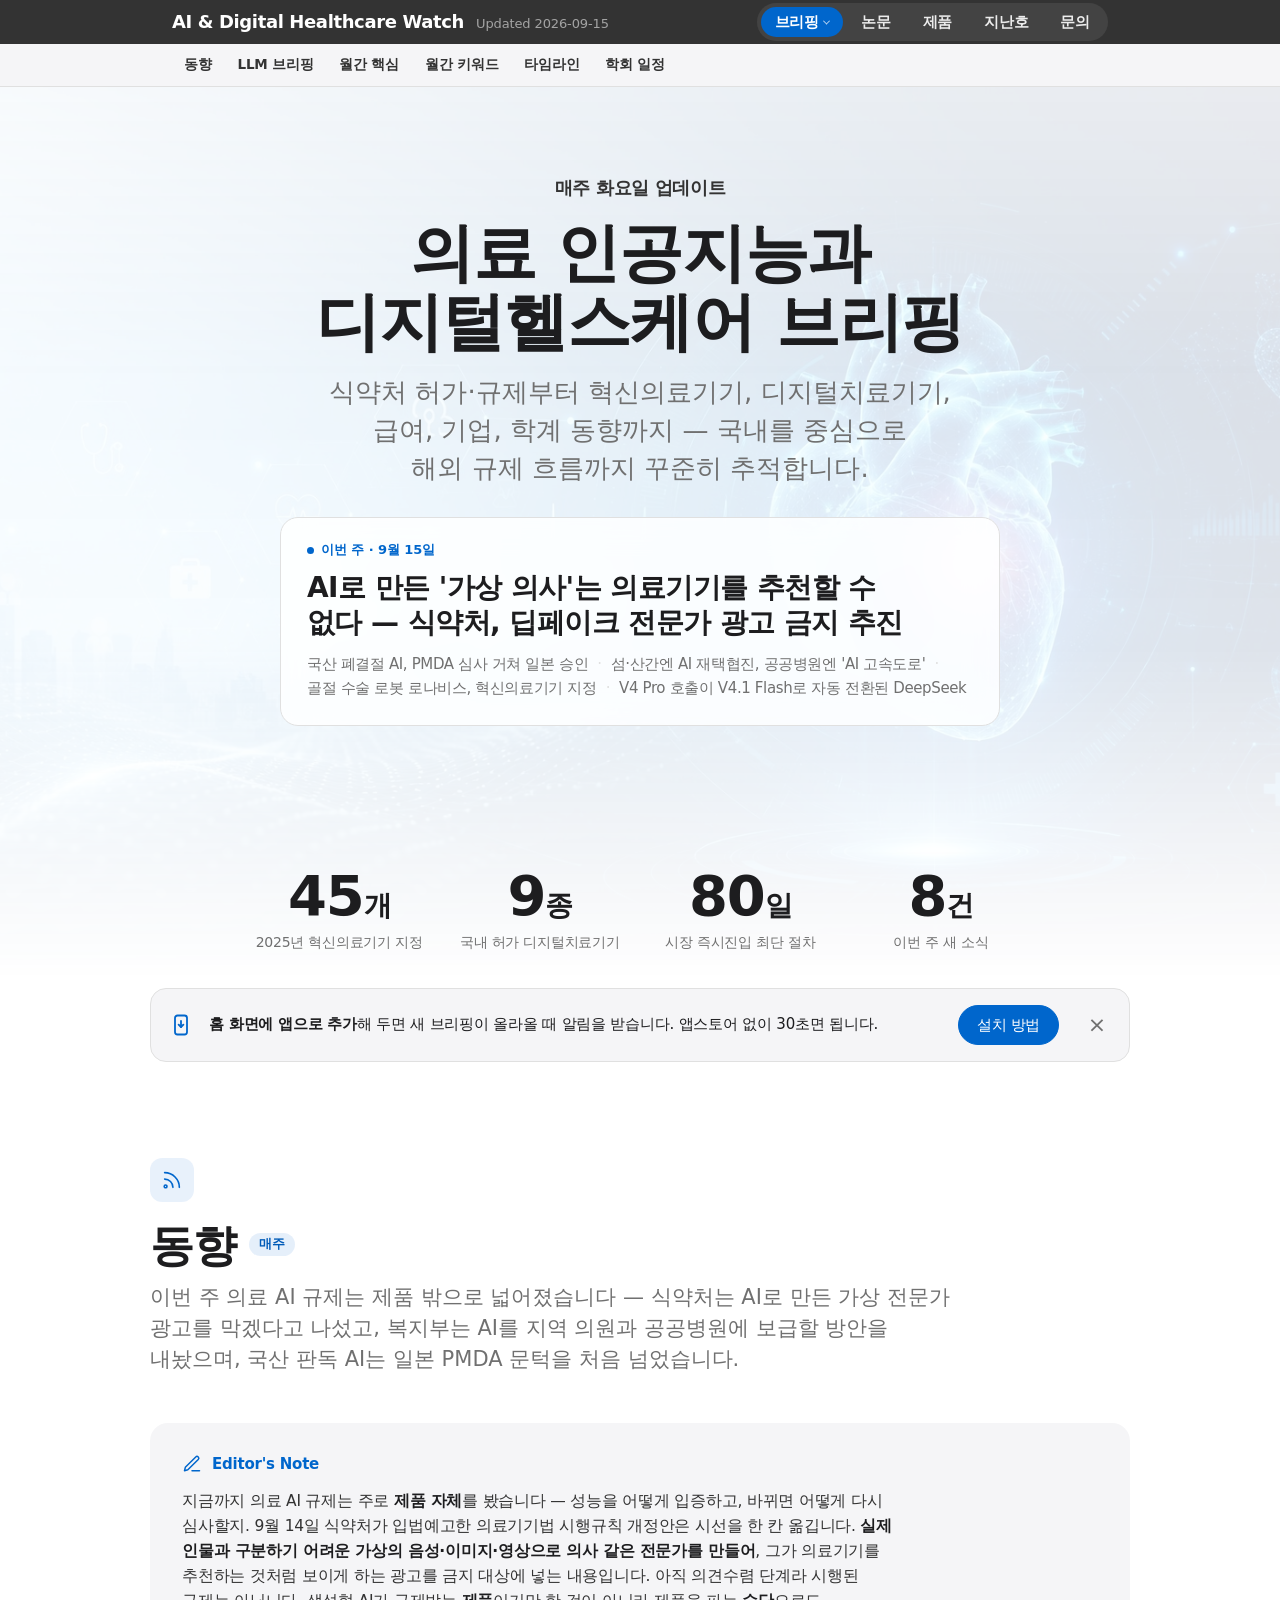
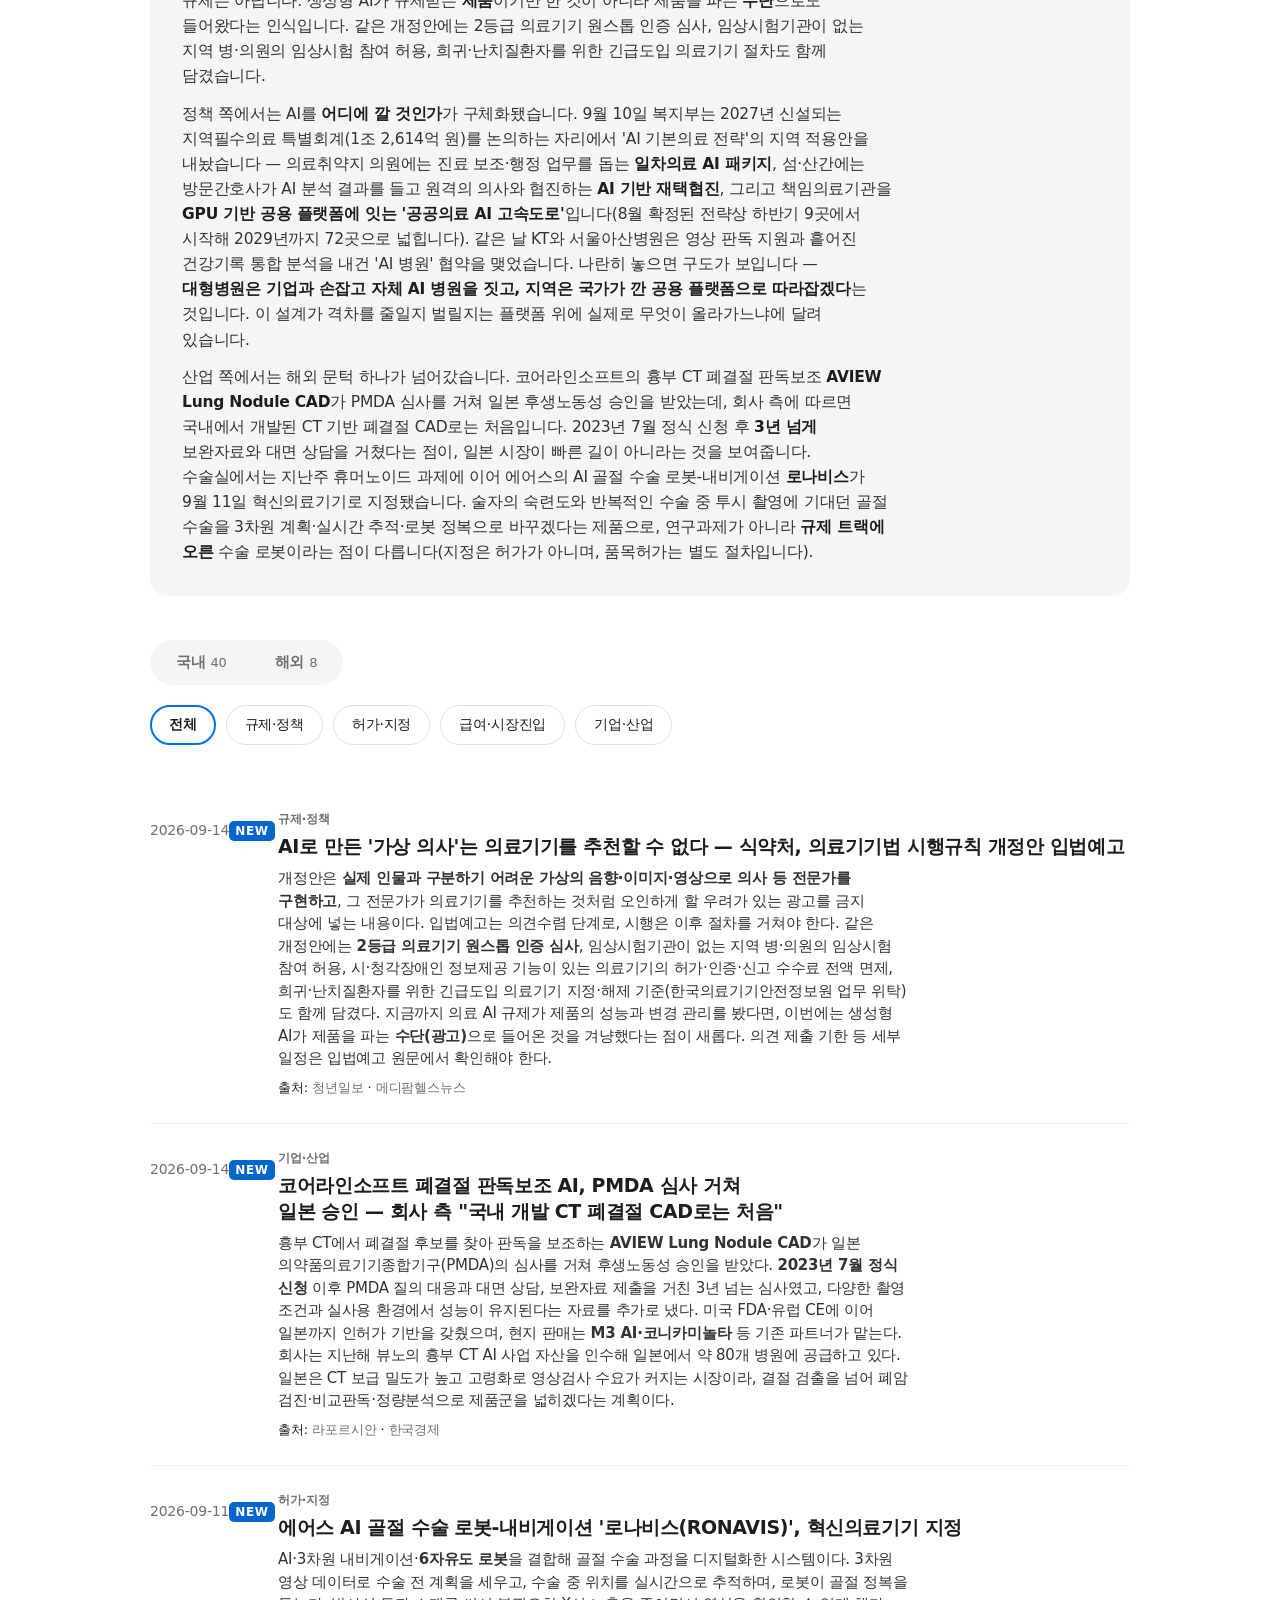
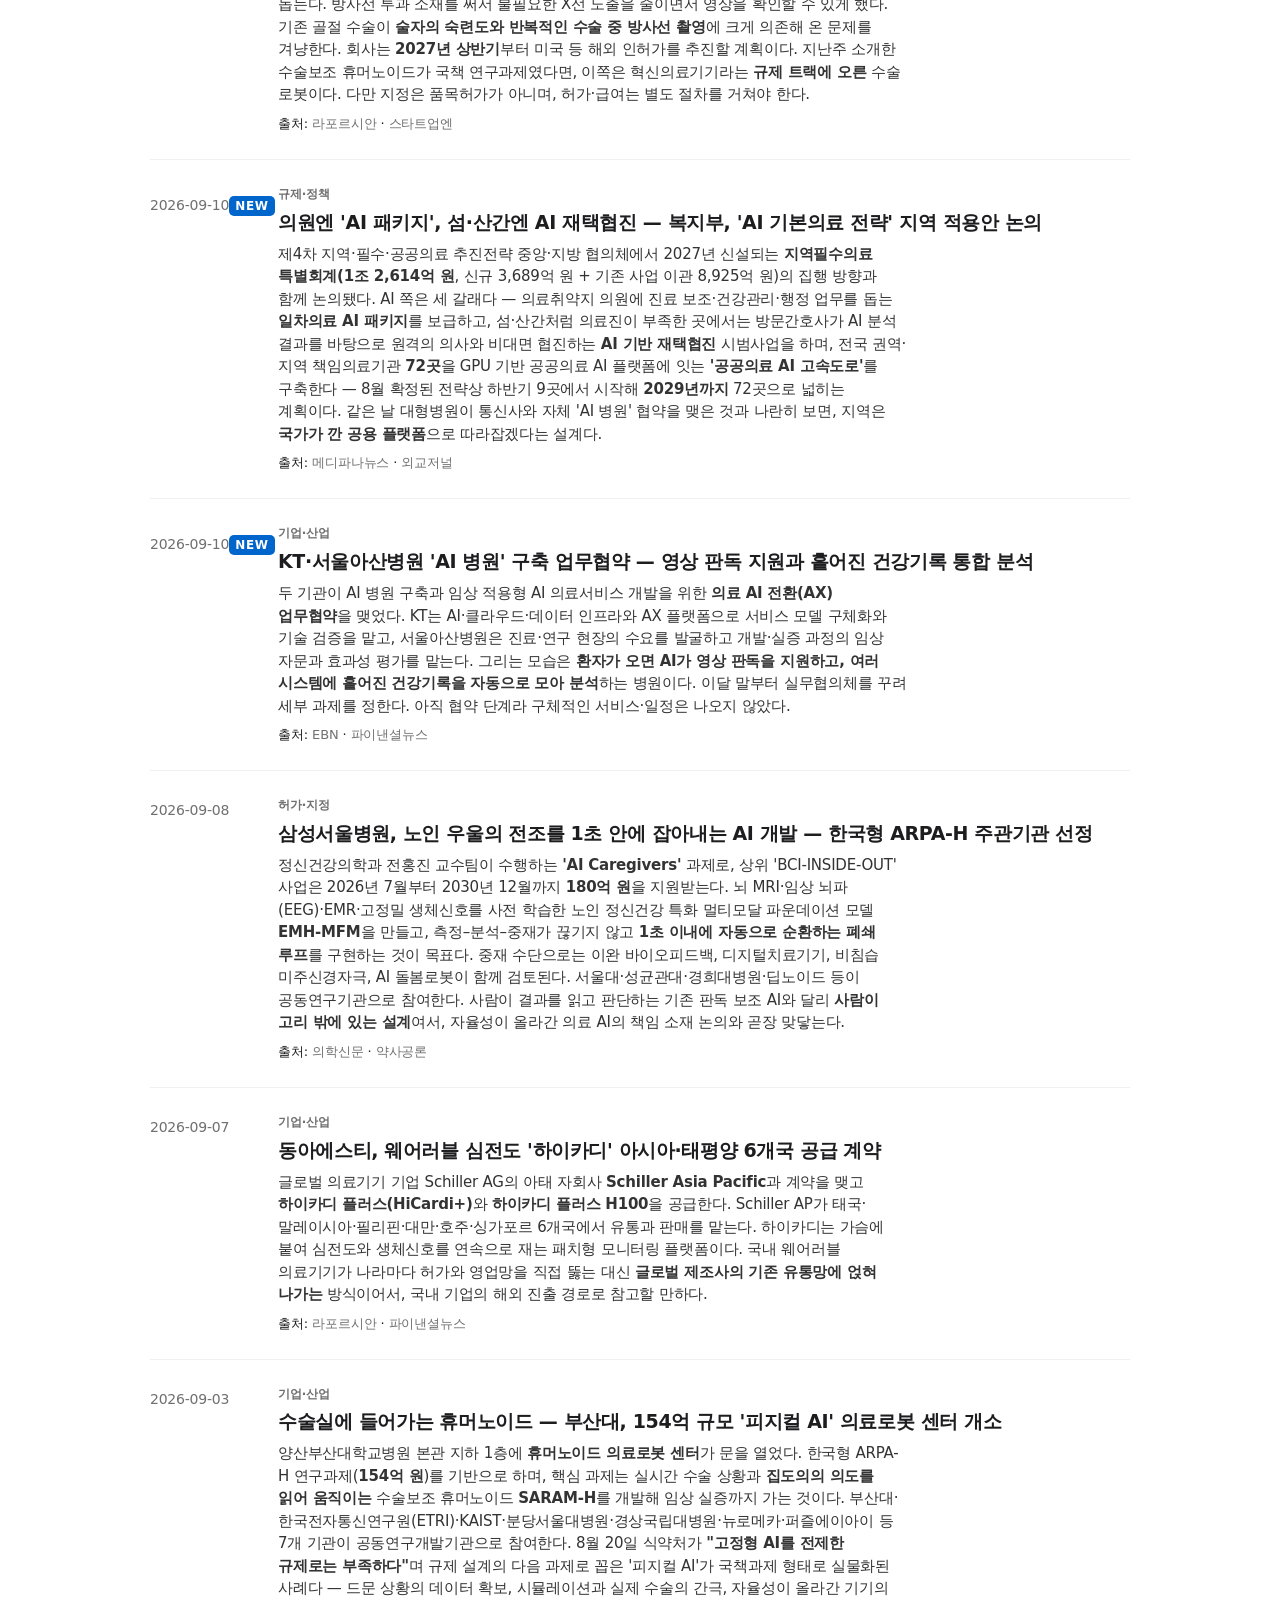
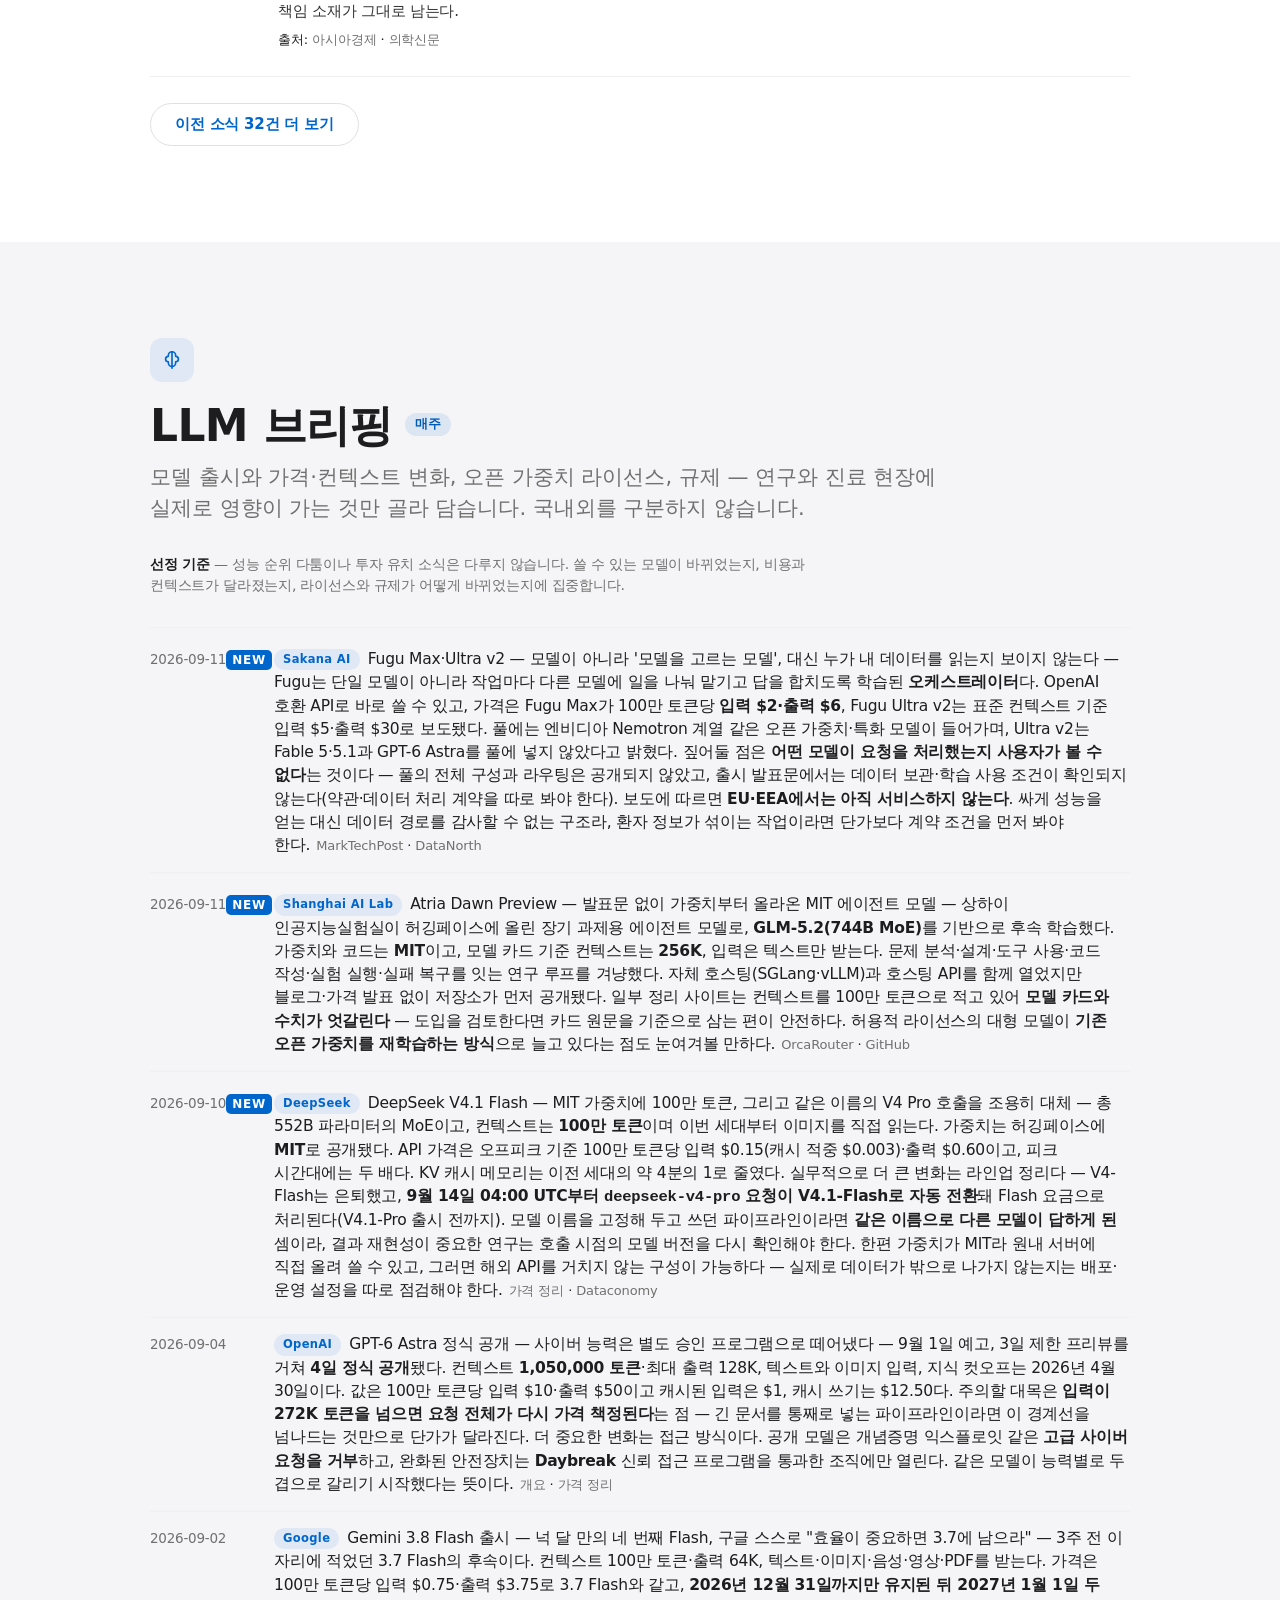
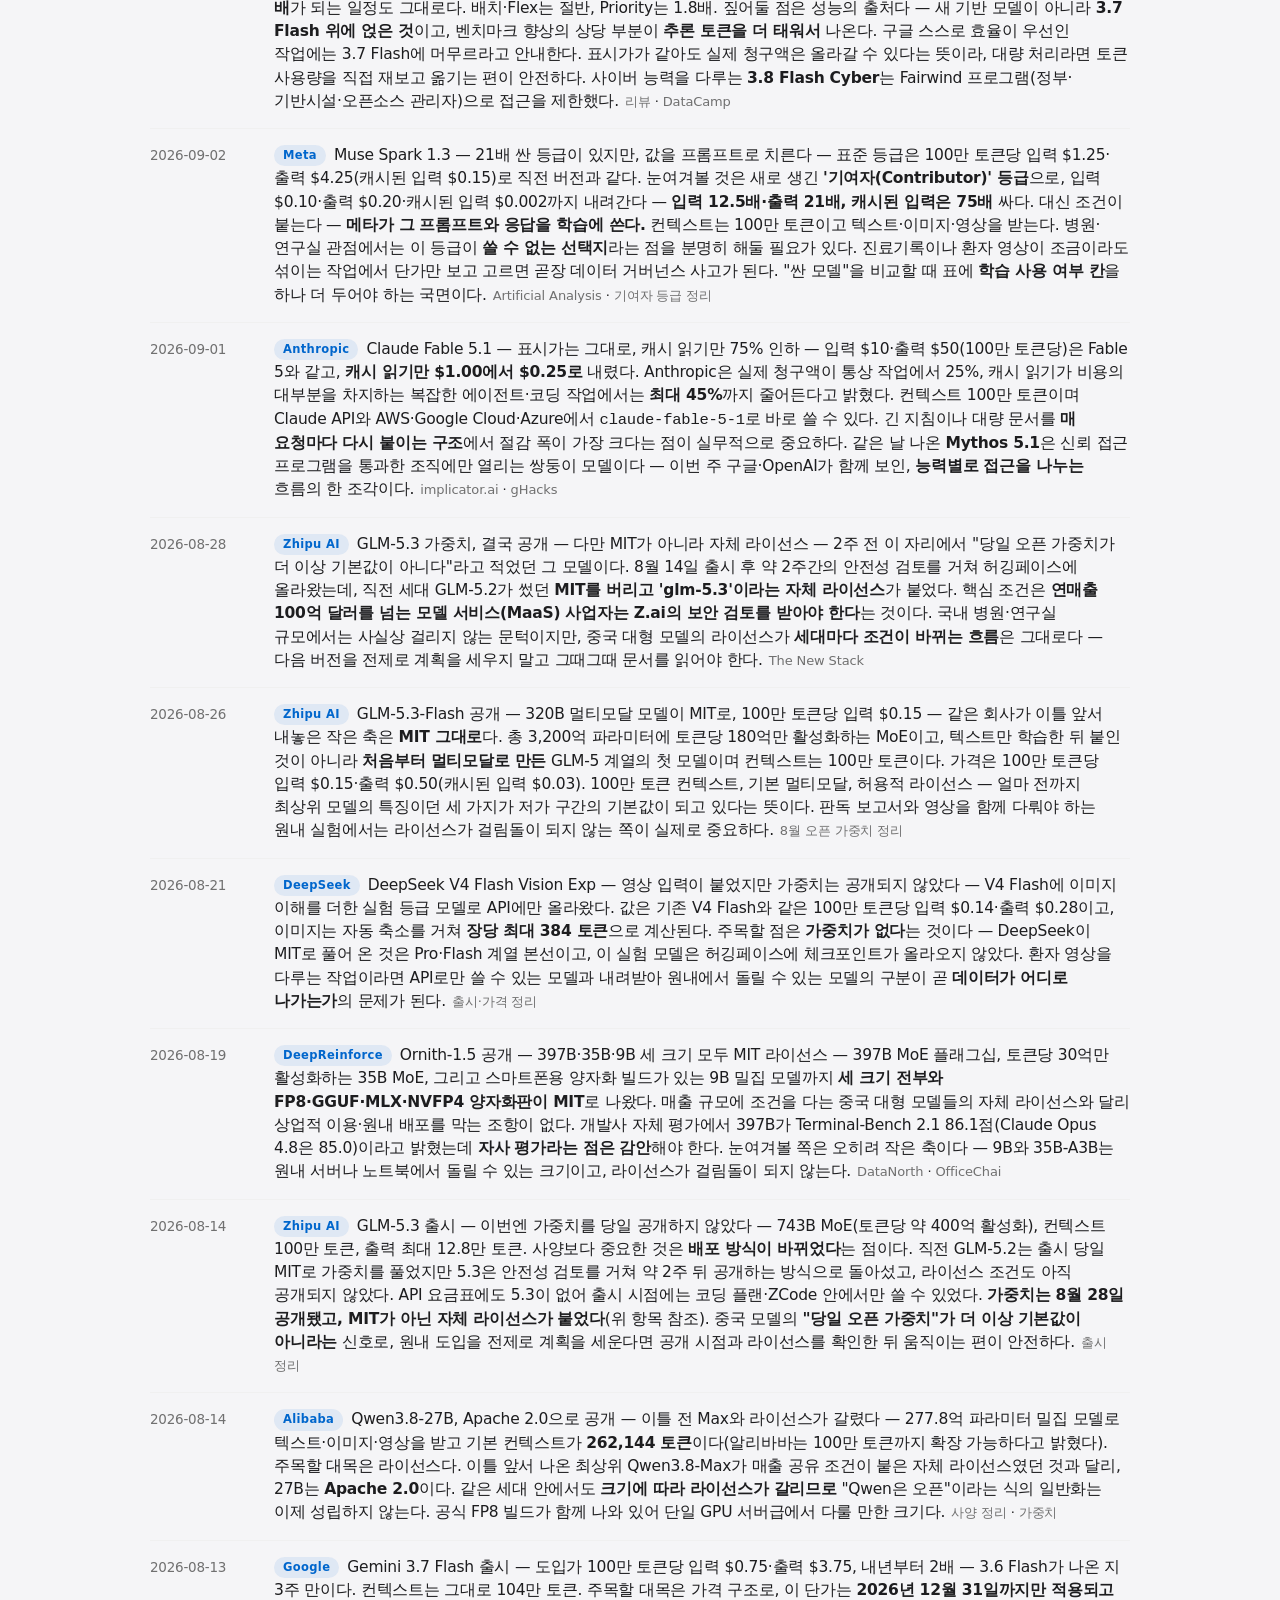
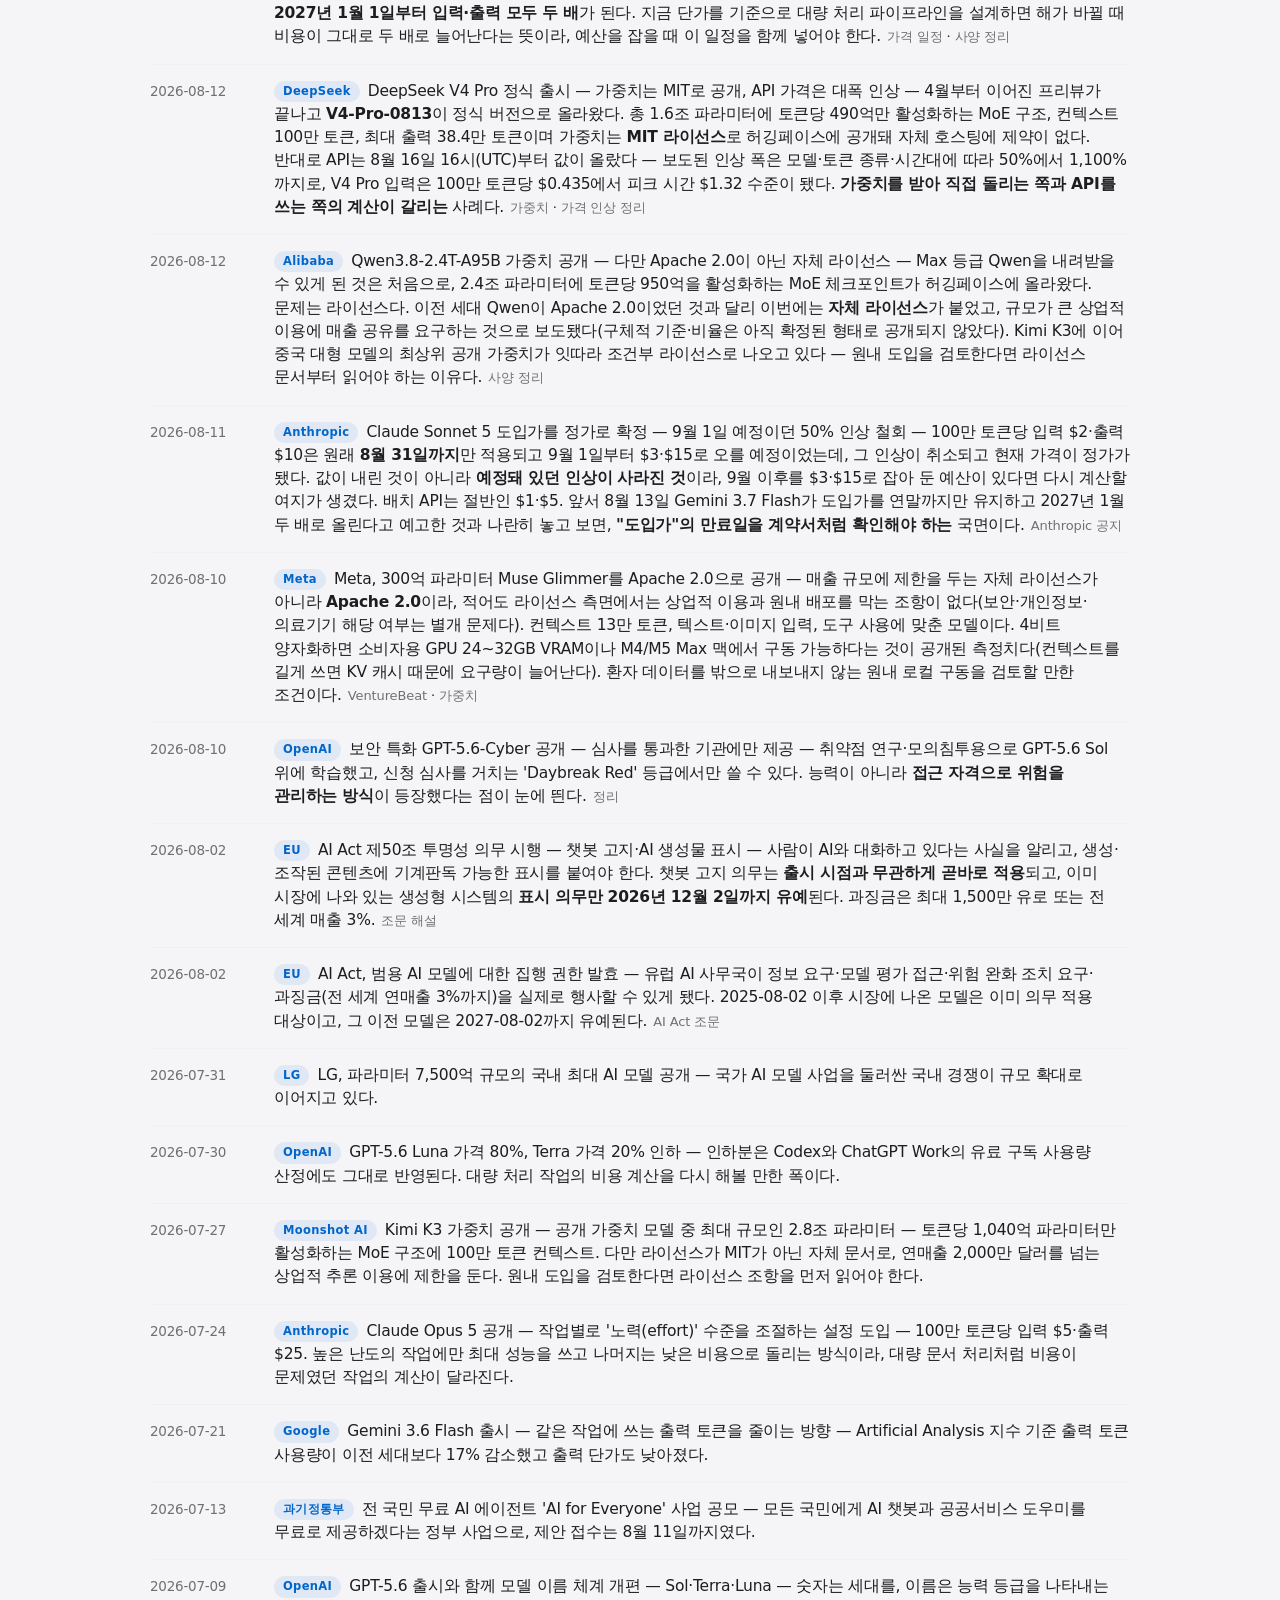
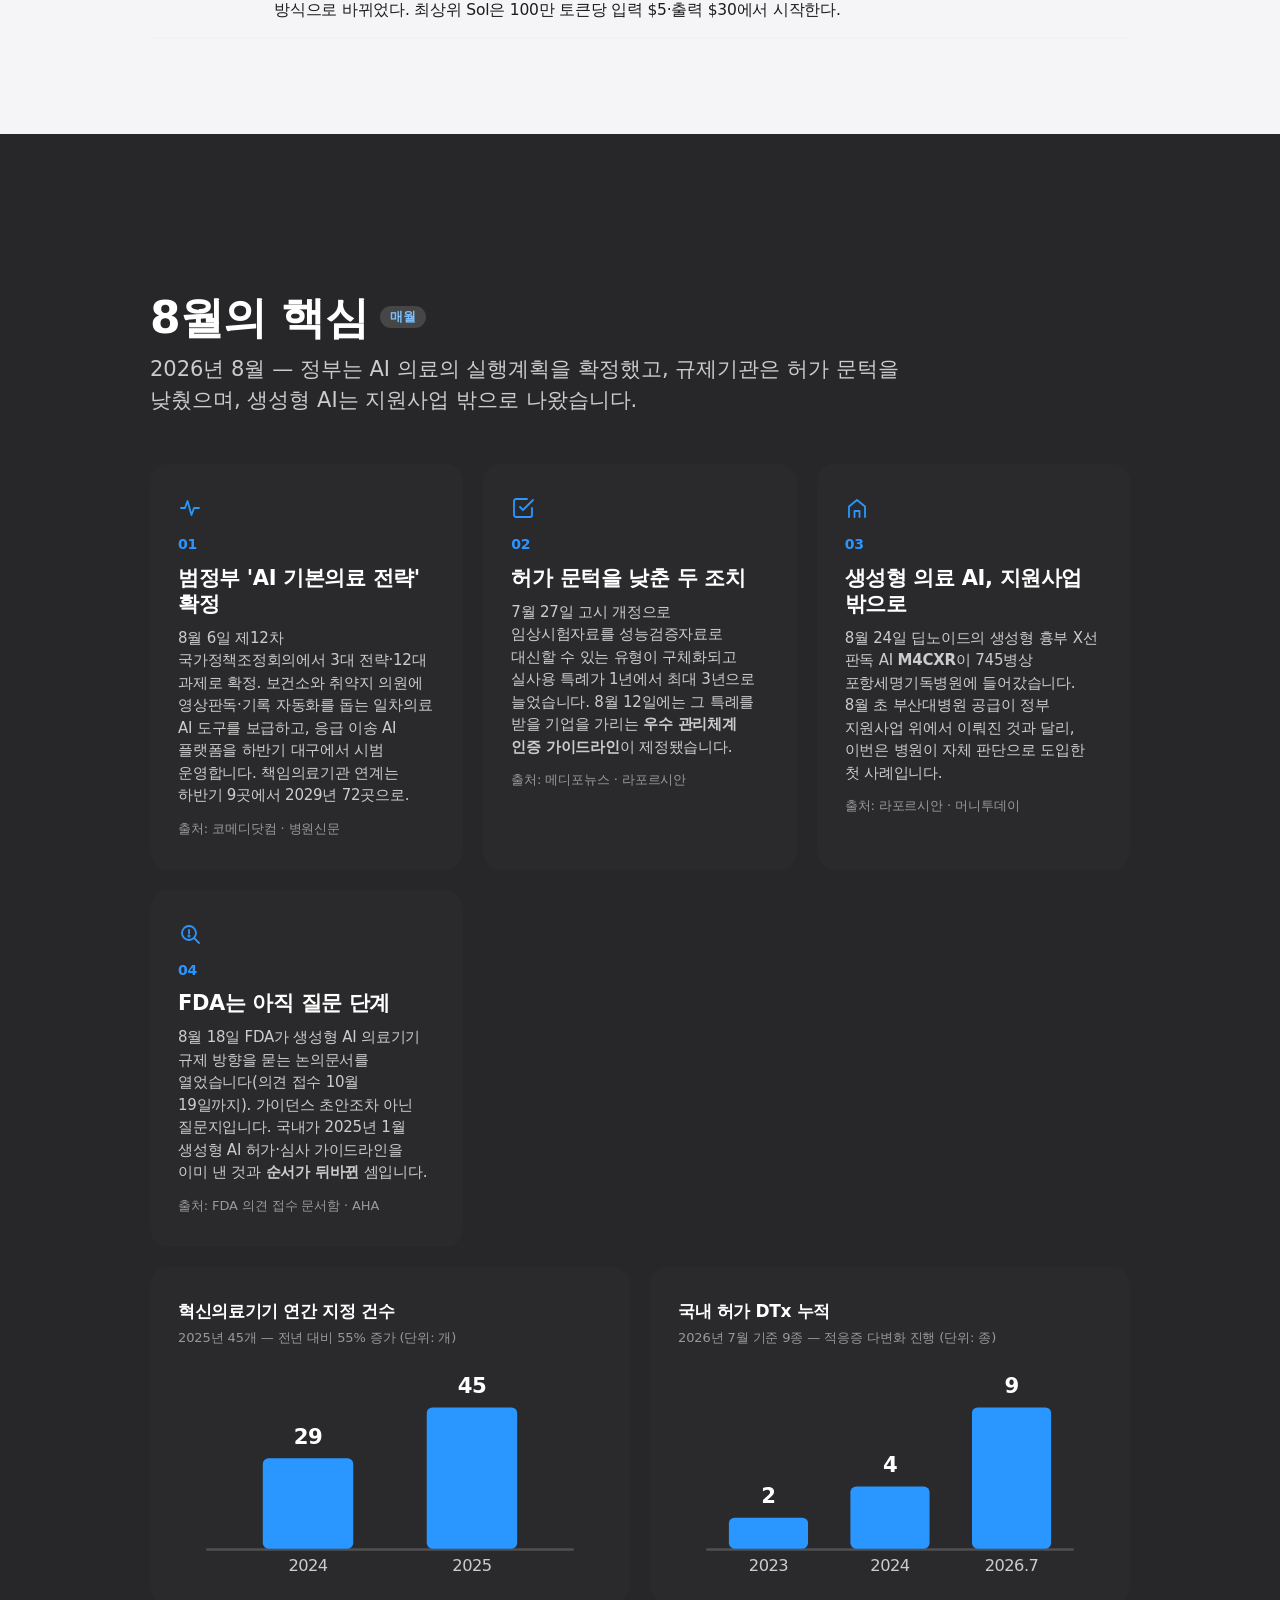
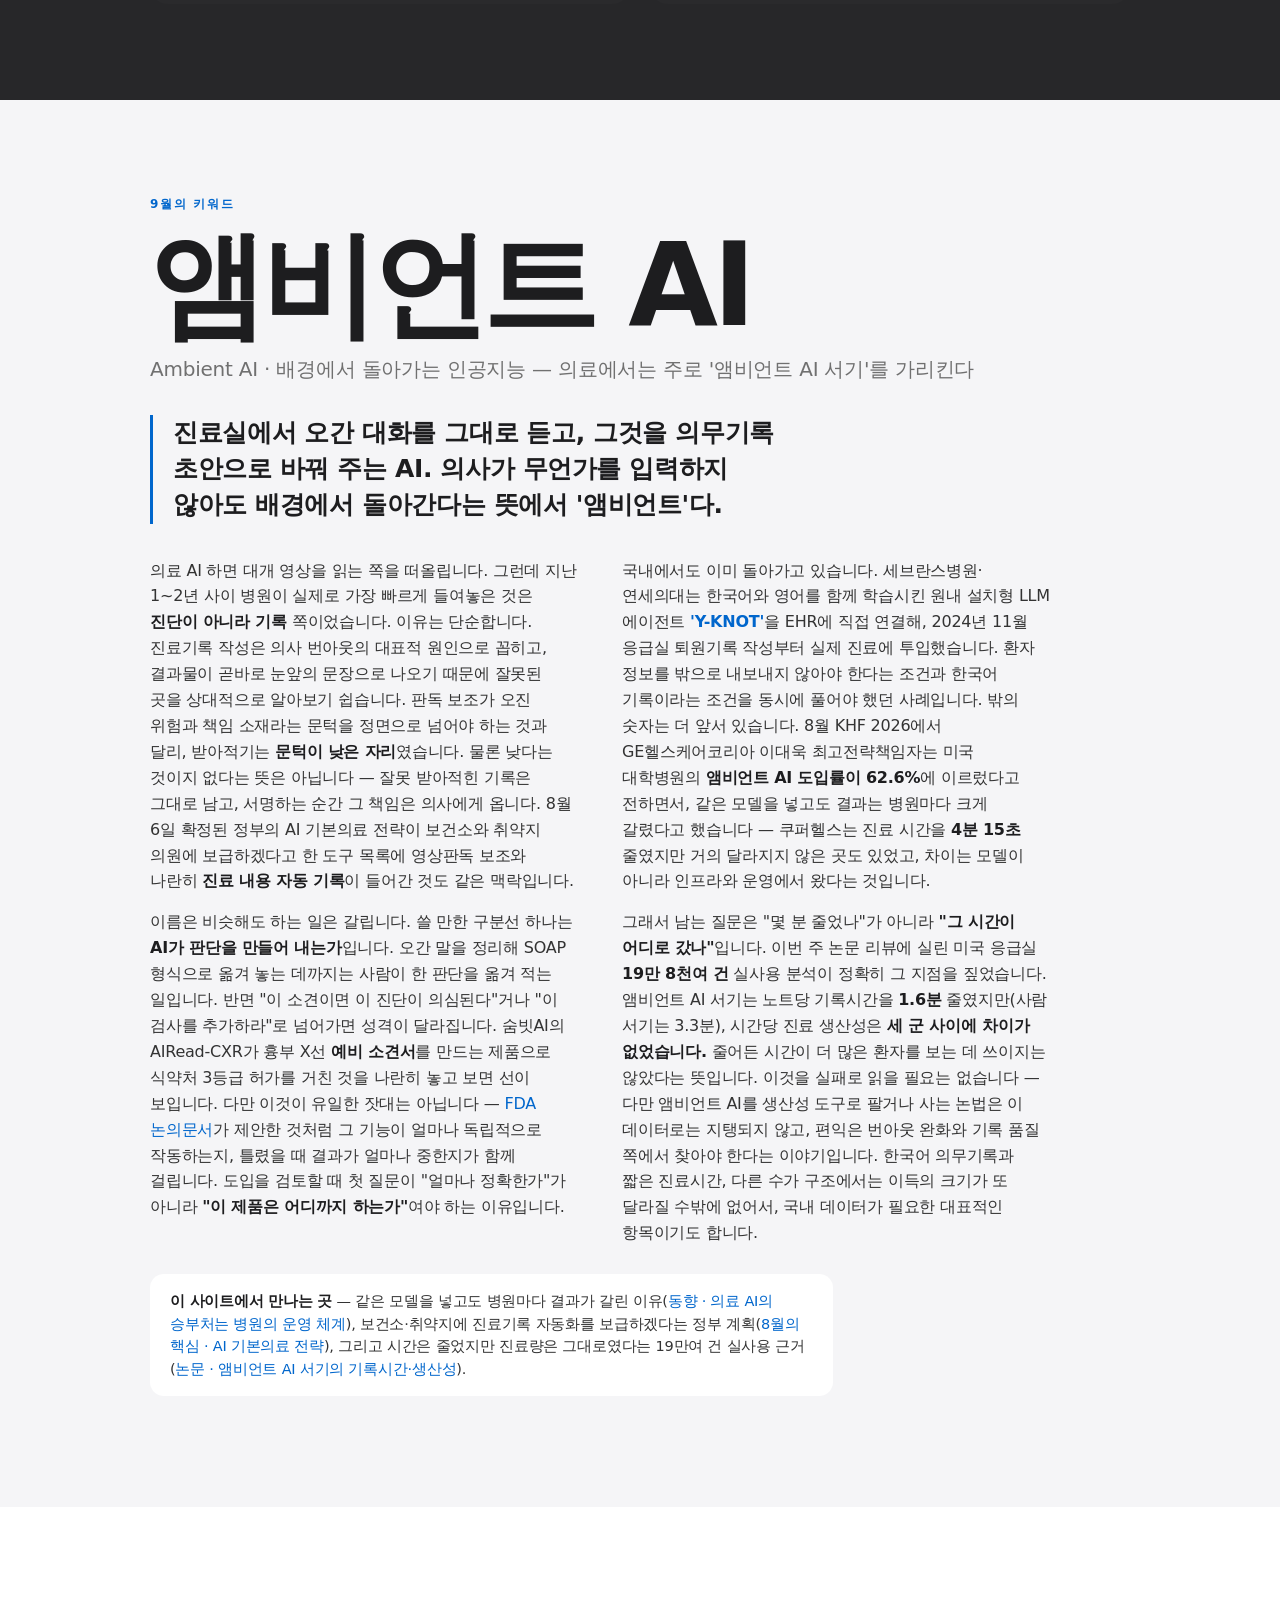
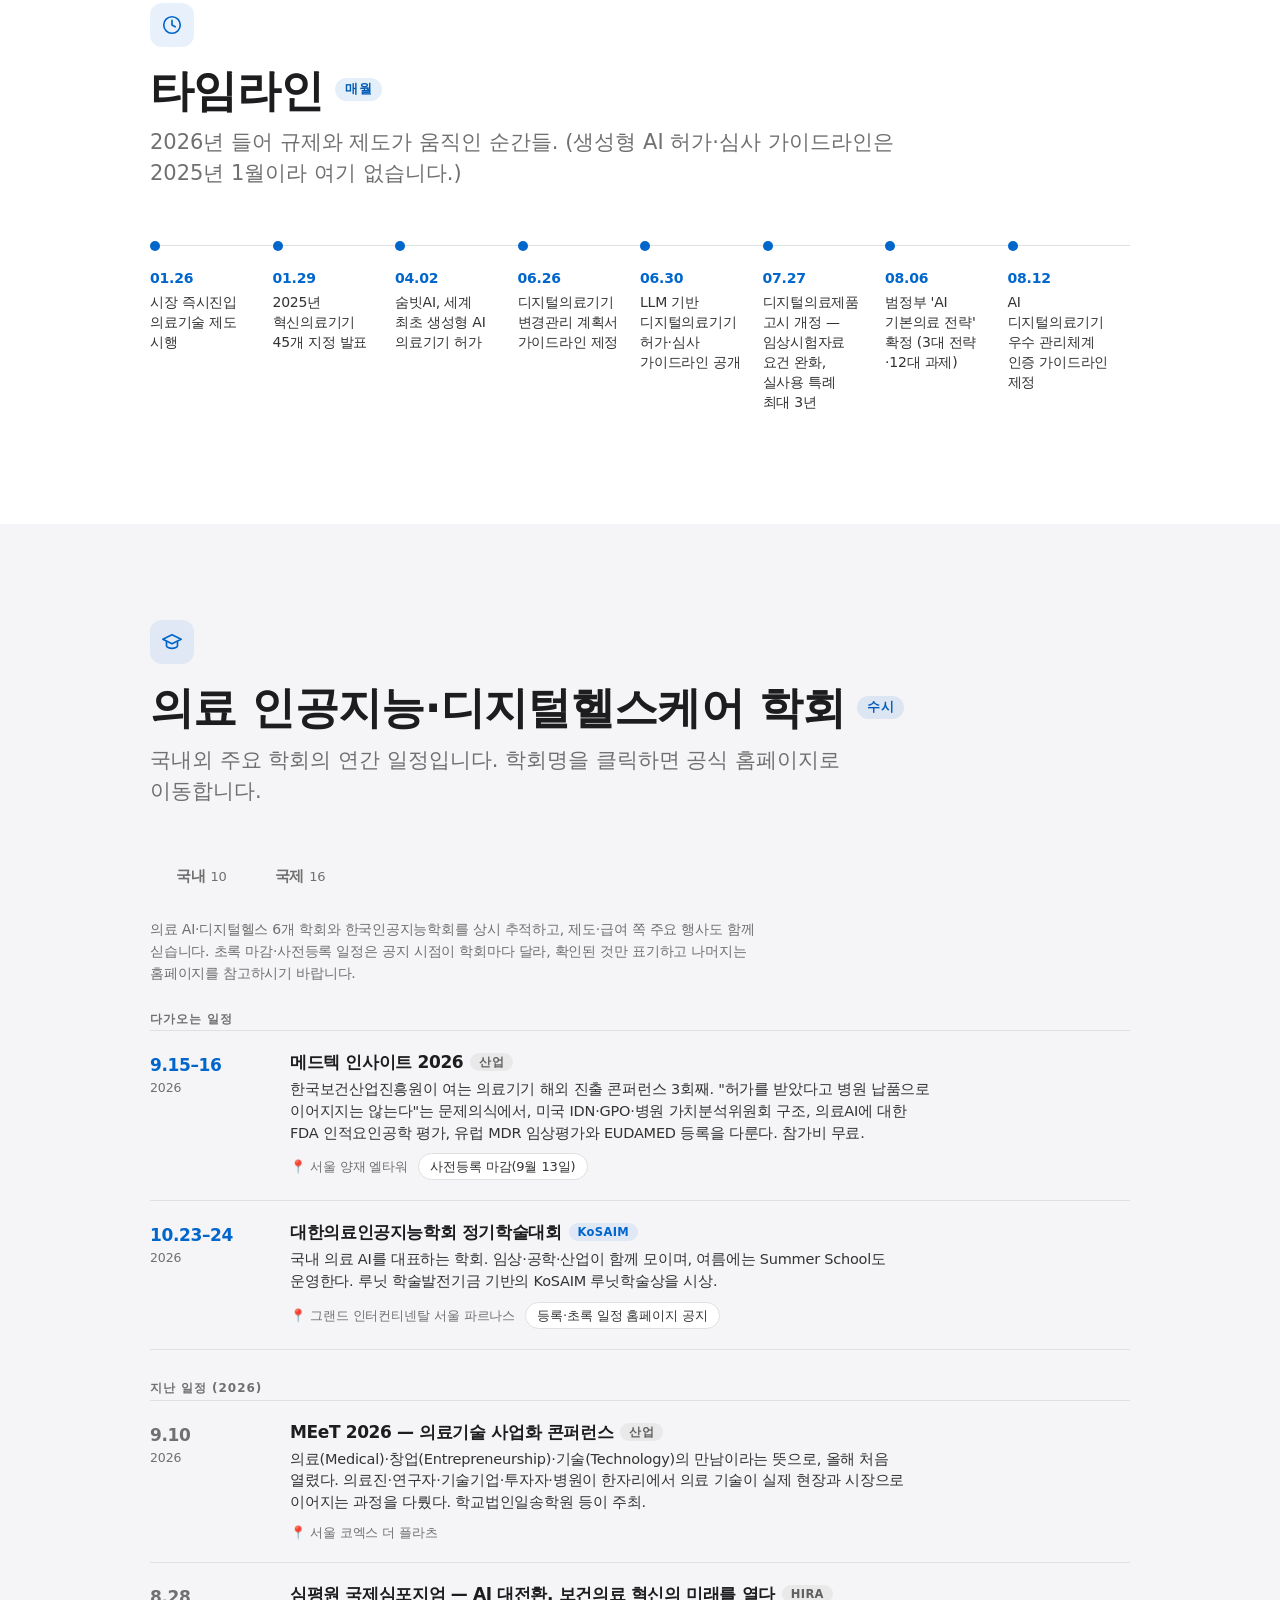
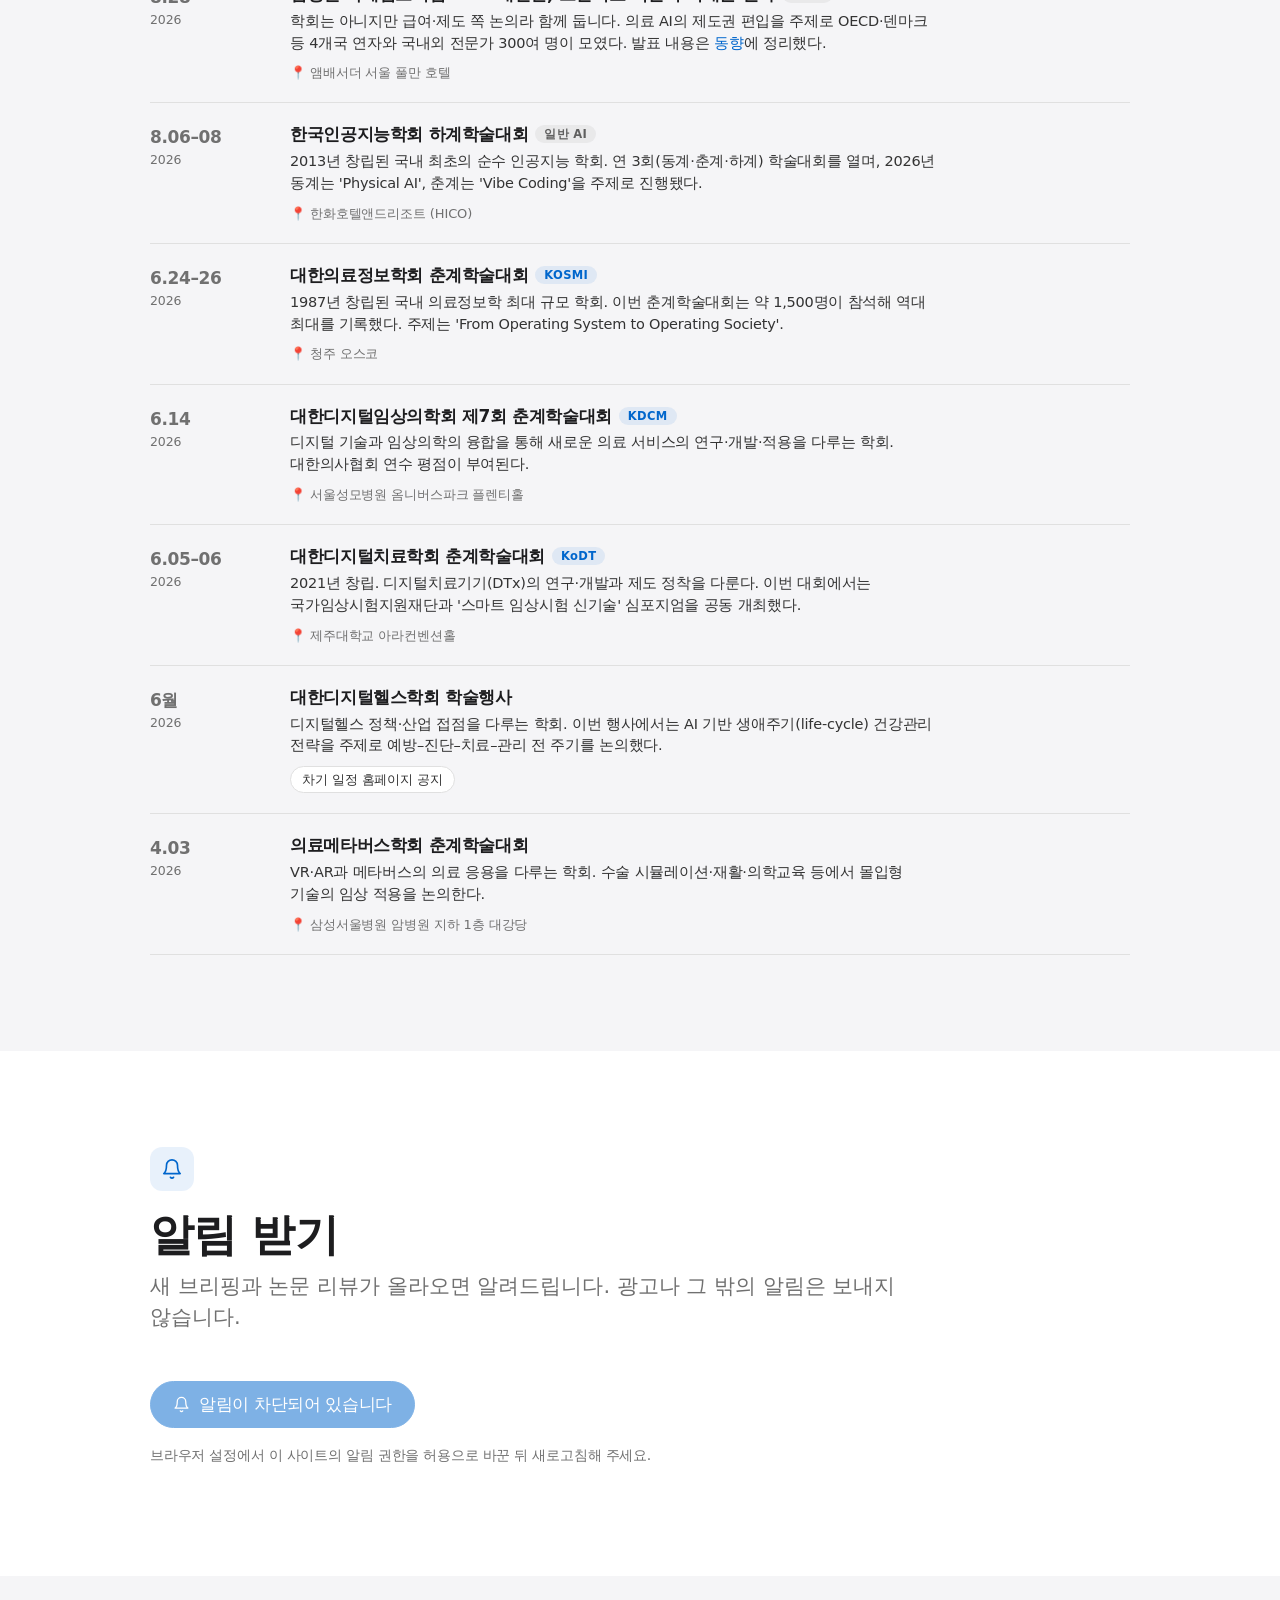
<file: index.html>
<!DOCTYPE html>
<html lang="ko">
<head>
<meta charset="utf-8">
<meta name="viewport" content="width=device-width, initial-scale=1, viewport-fit=cover">
<meta name="description" content="국내 디지털헬스·의료 AI 규제, 허가, 급여, 기업·학회 동향과 논문 리뷰를 정리한 업데이트형 브리핑">
<title>AI &amp; Digital Healthcare Watch — 의료 인공지능·디지털헬스케어 동향</title>
<link rel="canonical" href="https://docgpt.ai.kr/">

<!-- PWA (홈화면 설치·오프라인) -->
<link rel="manifest" href="/manifest.json?v=3">
<meta name="theme-color" content="#000000">
<link rel="icon" href="/favicon.ico?v=2" sizes="any">
<link rel="icon" href="/icon-32.png?v=2" type="image/png" sizes="32x32">
<link rel="icon" href="/icon-192.png?v=2" type="image/png" sizes="192x192">
<link rel="apple-touch-icon" href="/apple-touch-icon.png?v=2">
<meta name="apple-mobile-web-app-capable" content="yes">
<meta name="apple-mobile-web-app-status-bar-style" content="black">
<meta name="apple-mobile-web-app-title" content="DocGPT">

<!-- Open Graph (페이스북·카카오톡 등 공유 미리보기) -->
<meta property="og:type" content="website">
<meta property="og:site_name" content="AI &amp; Digital Healthcare Watch">
<meta property="og:locale" content="ko_KR">
<meta property="og:url" content="https://docgpt.ai.kr/">
<meta property="og:title" content="의료 인공지능과 디지털헬스케어 브리핑">
<meta property="og:description" content="식약처 허가·규제부터 혁신의료기기, 디지털치료기기, 급여, 기업, 학회, 논문 리뷰까지 꾸준히 업데이트합니다.">
<meta property="og:image" content="https://docgpt.ai.kr/og-image.jpg">
<meta property="og:image:secure_url" content="https://docgpt.ai.kr/og-image.jpg">
<meta property="og:image:type" content="image/jpeg">
<meta property="og:image:width" content="1200">
<meta property="og:image:height" content="630">
<meta property="og:image:alt" content="AI &amp; Digital Healthcare Watch — 의료 인공지능과 디지털헬스케어 브리핑">
<meta name="twitter:card" content="summary_large_image">
<meta name="twitter:title" content="의료 인공지능과 디지털헬스케어 브리핑">
<meta name="twitter:description" content="식약처 허가·규제부터 혁신의료기기, 디지털치료기기, 급여, 기업, 학회, 논문 리뷰까지 꾸준히 업데이트합니다.">
<meta name="twitter:image" content="https://docgpt.ai.kr/og-image.jpg">
<link rel="stylesheet" href="/assets/site.css?v=5">
</head>
<body>
<a class="skip-link" href="#main">본문 바로가기</a>

<header class="gnav">
  <div class="gnav-inner">
    <div class="brand">
      <a class="wordmark" href="#top">AI &amp; Digital Healthcare Watch</a>
      <span class="updated">Updated 2026-09-15</span>
    </div>
    <nav>
      <span class="menu-wrap">
        <a class="current" href="/" aria-haspopup="true" aria-expanded="false">브리핑</a>
        <span class="dropdown" role="menu">
          <a href="/#news">동향</a>
          <a href="/#llm">LLM 브리핑</a>
          <a href="/#highlights">월간 핵심</a>
          <a href="/#keyword">월간 키워드</a>
          <a href="/#timeline">타임라인</a>
          <a href="/#academia">학회 일정</a>
        </span>
      </span>
      <a href="/papers/">논문</a>
      <a href="/products/">제품</a>
      <a href="/archive/">지난호</a>
      <a href="/about/">문의</a>
    </nav>
  </div>
</header>

<!-- 브리핑 내부 섹션 바로가기 (site.css의 .subnav 컴포넌트 사용) -->
<nav class="subnav" aria-label="브리핑 섹션 바로가기">
  <div class="subnav-inner">
    <a href="#news">동향</a>
    <a href="#llm">LLM 브리핑</a>
    <a href="#highlights">월간 핵심</a>
    <a href="#keyword">월간 키워드</a>
    <a href="#timeline">타임라인</a>
    <a href="#academia">학회 일정</a>
  </div>
</nav>



<!-- ═══ Hero (white) ═══ -->
<main id="main">

<section class="hero tile-white" id="top">
  <p class="issue-tag">매주 화요일 업데이트</p>
  <h1>의료 인공지능과<br>디지털헬스케어 브리핑</h1>
  <p class="lead">식약처 허가·규제부터 혁신의료기기, 디지털치료기기, 급여, 기업, 학계 동향까지 — 국내를 중심으로 해외 규제 흐름까지 꾸준히 추적합니다.</p>
  <div class="this-week reveal">
    <p class="tw-label"><span class="tw-dot" aria-hidden="true"></span>이번 주 · 9월 15일</p>
    <h2 class="tw-head"><a href="#news">AI로 만든 '가상 의사'는 의료기기를 추천할 수 없다 — 식약처, 딥페이크 전문가 광고 금지 추진</a></h2>
    <p class="tw-more"><a href="#news">국산 폐결절 AI, PMDA 심사 거쳐 일본 승인</a><span class="sep" aria-hidden="true">·</span><a href="#news">섬·산간엔 AI 재택협진, 공공병원엔 'AI 고속도로'</a><span class="sep" aria-hidden="true">·</span><a href="#news">골절 수술 로봇 로나비스, 혁신의료기기 지정</a><span class="sep" aria-hidden="true">·</span><a href="#llm">V4 Pro 호출이 V4.1 Flash로 자동 전환된 DeepSeek</a></p>
  </div>

  <div class="ecg-wrap" aria-hidden="true">
    <svg class="ecg" viewBox="0 0 900 80" preserveAspectRatio="none">
      <path class="ecg-path" fill="none" stroke-width="2" stroke-linejoin="round" stroke-linecap="round"
        d="M0 40 H137 L140 44 L144 10 L148 58 L151 40 H160 Q166 28 172 40 H357 L360 44 L364 10 L368 58 L371 40 H380 Q386 28 392 40 H577 L580 44 L584 10 L588 58 L591 40 H600 Q606 28 612 40 H797 L800 44 L804 10 L808 58 L811 40 H820 Q826 28 832 40 H900" />
    </svg>
  </div>
  <div class="stats">
    <div class="stat reveal">
      <div class="num"><span class="count" data-target="45">0</span><span class="unit">개</span></div>
      <div class="label">2025년 혁신의료기기 지정</div>
    </div>
    <div class="stat reveal">
      <div class="num"><span class="count" data-target="9">0</span><span class="unit">종</span></div>
      <div class="label">국내 허가 디지털치료기기</div>
    </div>
    <div class="stat reveal">
      <div class="num"><span class="count" data-target="80">0</span><span class="unit">일</span></div>
      <div class="label">시장 즉시진입 최단 절차</div>
    </div>
    <div class="stat reveal">
      <div class="num"><span class="count" data-target="8">0</span><span class="unit">건</span></div>
      <div class="label">이번 주 새 소식</div>
    </div>
  </div>
</section>

<!-- 설치 권유: 아직 홈 화면에 추가하지 않은 방문자에게만 스크립트가 켠다 -->
<aside class="install-hint" id="install-hint" hidden>
  <div class="install-hint-inner">
    <span class="install-hint-icon" aria-hidden="true"><svg viewBox="0 0 24 24"><rect x="6" y="2.5" width="12" height="19" rx="2.5"/><path d="M12 8v6"/><polyline points="9.6 11.6 12 14 14.4 11.6"/></svg></span>
    <p><strong>홈 화면에 앱으로 추가</strong>해 두면 새 브리핑이 올라올 때 알림을 받습니다. 앱스토어 없이 30초면 됩니다.</p>
    <a class="btn-pill" href="/install/">설치 방법</a>
    <button type="button" class="install-hint-close" id="install-hint-close" aria-label="이 안내 닫기">&times;</button>
  </div>
</aside>

<!-- ═══ 동향 (white) ═══ -->
<section class="tile tile-white" id="news">
  <div class="tile-inner">
    <div class="sec-badge reveal"><svg viewBox="0 0 24 24" aria-hidden="true"><path d="M4 11a9 9 0 0 1 9 9"/><path d="M4 4a16 16 0 0 1 16 16"/><circle cx="5" cy="19" r="1.5"/></svg></div>
    <h2 class="sec-head reveal">동향<span class="cadence">매주</span></h2>
    <p class="sec-sub reveal">이번 주 의료 AI 규제는 제품 밖으로 넓어졌습니다 — 식약처는 AI로 만든 가상 전문가 광고를 막겠다고 나섰고, 복지부는 AI를 지역 의원과 공공병원에 보급할 방안을 내놨으며, 국산 판독 AI는 일본 PMDA 문턱을 처음 넘었습니다.</p>

    <div class="editors-note reveal">
      <div class="en-head">
        <svg viewBox="0 0 24 24" aria-hidden="true"><path d="M12 20h9"/><path d="M16.5 3.5a2.1 2.1 0 0 1 3 3L7 19l-4 1 1-4z"/></svg>
        <h3>Editor's Note</h3>
      </div>
      <p>지금까지 의료 AI 규제는 주로 <strong>제품 자체</strong>를 봤습니다 — 성능을 어떻게 입증하고, 바뀌면 어떻게 다시 심사할지. 9월 14일 식약처가 입법예고한 의료기기법 시행규칙 개정안은 시선을 한 칸 옮깁니다. <strong>실제 인물과 구분하기 어려운 가상의 음성·이미지·영상으로 의사 같은 전문가를 만들어</strong>, 그가 의료기기를 추천하는 것처럼 보이게 하는 광고를 금지 대상에 넣는 내용입니다. 아직 의견수렴 단계라 시행된 규제는 아닙니다. 생성형 AI가 규제받는 <strong>제품</strong>이기만 한 것이 아니라 제품을 파는 <strong>수단</strong>으로도 들어왔다는 인식입니다. 같은 개정안에는 2등급 의료기기 원스톱 인증 심사, 임상시험기관이 없는 지역 병·의원의 임상시험 참여 허용, 희귀·난치질환자를 위한 긴급도입 의료기기 절차도 함께 담겼습니다.</p>
      <p>정책 쪽에서는 AI를 <strong>어디에 깔 것인가</strong>가 구체화됐습니다. 9월 10일 복지부는 2027년 신설되는 지역필수의료 특별회계(1조 2,614억 원)를 논의하는 자리에서 'AI 기본의료 전략'의 지역 적용안을 내놨습니다 — 의료취약지 의원에는 진료 보조·행정 업무를 돕는 <strong>일차의료 AI 패키지</strong>, 섬·산간에는 방문간호사가 AI 분석 결과를 들고 원격의 의사와 협진하는 <strong>AI 기반 재택협진</strong>, 그리고 책임의료기관을 <strong>GPU 기반 공용 플랫폼에 잇는 '공공의료 AI 고속도로'</strong>입니다(8월 확정된 전략상 하반기 9곳에서 시작해 2029년까지 72곳으로 넓힙니다). 같은 날 KT와 서울아산병원은 영상 판독 지원과 흩어진 건강기록 통합 분석을 내건 'AI 병원' 협약을 맺었습니다. 나란히 놓으면 구도가 보입니다 — <strong>대형병원은 기업과 손잡고 자체 AI 병원을 짓고, 지역은 국가가 깐 공용 플랫폼으로 따라잡겠다</strong>는 것입니다. 이 설계가 격차를 줄일지 벌릴지는 플랫폼 위에 실제로 무엇이 올라가느냐에 달려 있습니다.</p>
      <p>산업 쪽에서는 해외 문턱 하나가 넘어갔습니다. 코어라인소프트의 흉부 CT 폐결절 판독보조 <strong>AVIEW Lung Nodule CAD</strong>가 PMDA 심사를 거쳐 일본 후생노동성 승인을 받았는데, 회사 측에 따르면 국내에서 개발된 CT 기반 폐결절 CAD로는 처음입니다. 2023년 7월 정식 신청 후 <strong>3년 넘게</strong> 보완자료와 대면 상담을 거쳤다는 점이, 일본 시장이 빠른 길이 아니라는 것을 보여줍니다. 수술실에서는 지난주 휴머노이드 과제에 이어 에어스의 AI 골절 수술 로봇-내비게이션 <strong>로나비스</strong>가 9월 11일 혁신의료기기로 지정됐습니다. 술자의 숙련도와 반복적인 수술 중 투시 촬영에 기대던 골절 수술을 3차원 계획·실시간 추적·로봇 정복으로 바꾸겠다는 제품으로, 연구과제가 아니라 <strong>규제 트랙에 오른</strong> 수술 로봇이라는 점이 다릅니다(지정은 허가가 아니며, 품목허가는 별도 절차입니다).</p>
    </div>

    <div class="scope-toggle reveal" role="group" aria-label="국내·해외 전환">
      <button class="scope-btn" id="scope-dom" aria-pressed="true" aria-controls="pane-domestic">국내<span class="cnt">40</span></button>
      <button class="scope-btn" id="scope-intl" aria-pressed="false" aria-controls="pane-intl">해외<span class="cnt">8</span></button>
    </div>

    <div id="pane-intl" hidden>
      <p class="intl-note">국내 규제·시장에 영향을 주는 해외 소식만 추립니다. 한국 기업의 해외 진출 소식은 국내 동향의 '기업·산업'에 있습니다.</p>
      <div class="intl-list">
        <div class="intl-item" data-added="2026-08-25">
          <div class="date">2026-08-18</div>
          <div class="txt">
            <span class="org">FDA</span><a href="https://www.fda.gov/medical-devices/digital-health-center-excellence/considerations-regulation-generative-ai-enabled-medical-devices-discussion-paper-and-request" target="_blank" rel="noopener">FDA, 생성형 AI 의료기기 규제 방향 논의문서 공개 — 의견 접수 10월 19일까지</a> — 위험도를 두 축으로 본다. 하나는 그 기능이 <strong>얼마나 독립적으로 작동하는가</strong>(단순 정보 제공 → 행동을 지시하는 정보 → 감독하의 행동 → 완전 자율)이고, 다른 하나는 <strong>틀렸을 때의 결과가 얼마나 중한가</strong>다. LLM이 들어갔다는 사실 자체가 아니라 이 격자에서의 위치로 요구 근거의 수준이 정해진다. 평가는 벤치마크 → 임상 확인 → 시판 후 감시 3단계이며, <strong>전향적 임상시험을 매번 요구하지는 않겠다</strong>는 대목과 재벤치마킹·표본 검토·드리프트 감시로 시판 전 불확실성을 일부 받아들일 수 있다는 대목이 눈에 띈다. 다만 이 문서는 가이던스 초안도 확정본도 아니고 정책 변경을 제안하지도 않는다. 국내가 2025년 1월 생성형 AI 허가·심사 가이드라인을 이미 냈다는 점에서 <strong>순서가 뒤바뀐 셈</strong>이다.<span class="src"><a href="https://www.regulations.gov/docket/FDA-2026-N-7874" target="_blank" rel="noopener">의견 접수 문서함</a> · <a href="https://www.aha.org/news/headline/2026-08-18-fda-seeks-feedback-potential-regulatory-approaches-generative-ai-enabled-medical-devices" target="_blank" rel="noopener">AHA</a> · <a href="https://innolitics.com/articles/fda-generative-ai-medical-devices-discussion-paper/" target="_blank" rel="noopener">문서 해설</a></span>
          </div>
        </div>
        <div class="intl-item" data-added="2026-09-08">
          <div class="date">2026-08-07</div>
          <div class="txt">
            <span class="org">CMS · FDA</span><a href="https://www.cms.gov/newsroom/fact-sheets/regulatory-alignment-predictable-immediate-device-coverage-pathway-cms-3487-nc-procedural-notice" target="_blank" rel="noopener">미국, 혁신의료기기 급여를 허가 후 60~90일에 끝내겠다는 'RAPID' 경로 — 의견수렴 절차공고 단계</a> — 4월 23일 CMS와 FDA가 함께 예고했던 <strong>RAPID</strong>(Regulatory Alignment for Predictable and Immediate Device) 경로가 8월 7일 의견수렴용 절차공고(CMS-3487-NC)로 나왔다. 핵심은 <strong>허가 심사와 급여 심사를 나란히 굴리는</strong> 것이다 — CMS가 개발 단계부터 FDA와 함께 근거 요건을 맞춰 두고, FDA 허가 당일에 국가보장결정(NCD) 초안을 내며, 일부 2등급 기기는 <strong>허가 후 60일</strong>, 3등급은 <strong>90일</strong> 안에 급여를 확정한다는 설계다. 대상은 미충족 수요를 다루는 FDA 혁신의료기기(Breakthrough Device)다. 의견수렴은 60일간이며 이후 최종 공고가 나온다. 국내에서 혁신의료기기 지정과 급여 등재가 각각 다른 트랙으로 굴러 <strong>허가는 났는데 값이 없는</strong> 구간이 길게 생기는 것과 정면으로 대비되는 구조여서, 시장 즉시진입·임시등재 제도를 손볼 때 참고할 만하다.<span class="src"><a href="https://www.cms.gov/newsroom/press-releases/cms-fda-announce-rapid-coverage-pathway-accelerate-patient-access-life-changing-medical-devices" target="_blank" rel="noopener">CMS 발표</a> · <a href="https://www.lw.com/en/insights/cms-and-fda-announce-new-rapid-program-for-medicare-coverage-of-breakthrough-medical-devices" target="_blank" rel="noopener">Latham &amp; Watkins</a> · <a href="https://www.acr.org/News-and-Publications/2026/rapid-pathway-for-device-coverage" target="_blank" rel="noopener">ACR</a></span>
          </div>
        </div>
        <div class="intl-item">
          <div class="date">2026-07-27</div>
          <div class="txt">
            <span class="org">EU</span><a href="https://www.koreaiin.com/news/899115" target="_blank" rel="noopener">EU AI Act, 의료기기 등 고위험 AI 규제 적용을 2028년 8월로 연기</a> — 'Digital Omnibus' 개정이 2026년 7월 24일 관보 게재를 거쳐 <strong>7월 27일 발효</strong>되면서 확정됐다. 부속서 I(의료기기 등 규제제품 내장형)은 2028년 8월 2일, 부속서 III(독립형 고위험 시스템)은 2027년 12월 2일로 각각 미뤄졌다. 다만 제50조 투명성 의무는 예정대로 <strong>2026년 8월 2일 시행됐고</strong>, 그 이전에 출시된 일부 합성콘텐츠 생성 시스템의 표시 의무 전환기한은 2026년 12월 2일이다.<span class="src"><a href="https://www.lawtimes.co.kr/news/articleViewAmp.html?idxno=223727" target="_blank" rel="noopener">법률신문</a> · <a href="https://www.gibsondunn.com/eu-ai-act-omnibus-agreement-postponed-high-risk-deadlines-and-other-key-changes/" target="_blank" rel="noopener">Gibson Dunn</a> · <a href="https://www.cooley.com/news/insight/2026/2026-08-03-eu-ai-act-transparency-obligations-take-effect-2-august-2026" target="_blank" rel="noopener">Cooley</a></span>
          </div>
        </div>
        <div class="intl-item">
          <div class="date">2026-07-02</div>
          <div class="txt">
            <span class="org">CMS</span><a href="https://distilinfo.com/2026/07/20/software-medical-service-cms-ai-payment/" target="_blank" rel="noopener">미국 메디케어, AI 진단 소프트웨어 전용 지불 경로 '소프트웨어 의료서비스(SaMS)' 신설 제안</a> — 2027 외래 수가 제안 규칙에 포함, AI 급여의 표준 틀을 처음 세우려는 시도.<span class="src"><a href="https://www.beckerspayer.com/financial/cms-floats-new-medicare-payment-category-for-ai-diagnostic-software-6-notes/" target="_blank" rel="noopener">Becker's</a></span>
          </div>
        </div>
        <div class="intl-item" data-added="2026-08-18">
          <div class="date">2026-07-01</div>
          <div class="txt">
            <span class="org">CMS · FDA</span><a href="https://www.healthcaredive.com/news/150-healthcare-organizations-approved-access-model-cms/817426/" target="_blank" rel="noopener">미국 ACCESS 모델 개시 — 디지털헬스에 '성과 연동' 지불, FDA는 집행재량으로 보조</a> — 만성질환(당뇨·고혈압·이상지질혈증·근골격통증·불안·우울)을 대상으로 <strong>서비스 양이 아니라 환자 성과에 따라</strong> 지불하는 10년짜리 메디케어 시범 모델로, 150곳 넘는 디지털헬스 기업·의료기관이 참여한다. 지불 수준은 대상자당 월 $7.50~$35 수준으로 알려졌다. FDA는 짝을 맞춰 <strong>TEMPO 파일럿</strong>을 열어, 이 모델 안에서 쓰이는 일부 디지털헬스 기기에 대해 시판 전 인허가·표시 요건의 집행재량을 요청할 수 있게 했다. 국내 DTx 임시등재가 낮은 수가로 겉돈 것과 대비되는 설계여서 눈여겨볼 만하다.<span class="src"><a href="https://www.fda.gov/medical-devices/digital-health-center-excellence/tempo-digital-health-devices-pilot" target="_blank" rel="noopener">FDA TEMPO</a> · <a href="https://www.statnews.com/2026/04/13/cms-access-medicare-chronic-care-pilot-program-participants/" target="_blank" rel="noopener">STAT</a></span>
          </div>
        </div>
        <div class="intl-item">
          <div class="date">2026-03</div>
          <div class="txt">
            <span class="org">FDA</span><a href="https://intuitionlabs.ai/articles/fda-ai-medical-device-tracker" target="_blank" rel="noopener">FDA 인가 AI 의료기기 누적 1,451개 (2026년 3월 기준)</a> — 대부분 영상·진단 분야이며 다수가 510(k) 경로. 다만 FDA 목록에는 생성형 AI·LLM 기반임이 명시된 기기가 아직 없어, FDA는 해당 기기를 목록에 별도 표기하는 방안을 검토 중이다.<span class="src"><a href="https://intuitionlabs.ai/articles/fda-approved-ai-medical-devices-list" target="_blank" rel="noopener">기기 목록</a></span>
          </div>
        </div>
        <div class="intl-item">
          <div class="date">2026 진행 중</div>
          <div class="txt">
            <span class="org">FDA</span><a href="https://www.hoganlovells.com/en/publications/fda-device-guidance-agenda-what-to-watch-in-2026" target="_blank" rel="noopener">AI 의료기기 전주기 관리 종합 가이던스, 아직 초안 단계</a> — 확정은 2026년 말–2027년 전망. FDA는 LLM 기반 기기를 목록에 별도 표기할 계획을 밝혔다. 국내 가이드라인이 앞서 나간 셈.<span class="src"><a href="https://casrai.org/guides/fda-ai-guidance" target="_blank" rel="noopener">FDA AI 가이던스 정리</a></span>
          </div>
        </div>
        <div class="intl-item">
          <div class="date">2026-01</div>
          <div class="txt">
            <span class="org">CPT</span><a href="https://www.acep.org/emultrasound/newsroom/february-2026/ai-in-pocus-an-overview-of-the-current-billing-and-reimbursement" target="_blank" rel="noopener">미국 임상 AI용 CPT 코드는 26개, 정식 등재(Category I)는 단 3개</a> — FFR-CT, 당뇨망막병증 검출 등. 나머지는 지역 심사기관의 개별 가격 책정에 의존해 급여가 들쭉날쭉하다는 지적이 나온다.
          </div>
        </div>
      </div>
    </div>

    <div id="pane-domestic">
    <div class="filter-row reveal" role="group" aria-label="카테고리 필터">
      <button class="filter-chip" data-filter="all" aria-pressed="true">전체</button>
      <button class="filter-chip" data-filter="reg" aria-pressed="false">규제·정책</button>
      <button class="filter-chip" data-filter="app" aria-pressed="false">허가·지정</button>
      <button class="filter-chip" data-filter="pay" aria-pressed="false">급여·시장진입</button>
      <button class="filter-chip" data-filter="biz" aria-pressed="false">기업·산업</button>
    </div>

    <article class="entry reveal" data-cat="reg" data-added="2026-09-15">
      <div class="date">2026-09-14</div>
      <div>
        <div class="cat">규제·정책</div>
        <h3><a href="https://www.youthdaily.co.kr/news/article.html?no=226992" target="_blank" rel="noopener">AI로 만든 '가상 의사'는 의료기기를 추천할 수 없다 — 식약처, 의료기기법 시행규칙 개정안 입법예고</a></h3>
        <p>개정안은 <strong>실제 인물과 구분하기 어려운 가상의 음향·이미지·영상으로 의사 등 전문가를 구현하고</strong>, 그 전문가가 의료기기를 추천하는 것처럼 오인하게 할 우려가 있는 광고를 금지 대상에 넣는 내용이다. 입법예고는 의견수렴 단계로, 시행은 이후 절차를 거쳐야 한다. 같은 개정안에는 <strong>2등급 의료기기 원스톱 인증 심사</strong>, 임상시험기관이 없는 지역 병·의원의 임상시험 참여 허용, 시·청각장애인 정보제공 기능이 있는 의료기기의 허가·인증·신고 수수료 전액 면제, 희귀·난치질환자를 위한 긴급도입 의료기기 지정·해제 기준(한국의료기기안전정보원 업무 위탁)도 함께 담겼다. 지금까지 의료 AI 규제가 제품의 성능과 변경 관리를 봤다면, 이번에는 생성형 AI가 제품을 파는 <strong>수단(광고)</strong>으로 들어온 것을 겨냥했다는 점이 새롭다. 의견 제출 기한 등 세부 일정은 입법예고 원문에서 확인해야 한다.</p>
        <div class="src">출처: <a href="https://www.youthdaily.co.kr/news/article.html?no=226992" target="_blank" rel="noopener">청년일보</a> · <a href="https://www.medipharmhealth.co.kr/news/article.html?no=119601" target="_blank" rel="noopener">메디팜헬스뉴스</a></div>
      </div>
    </article>

    <article class="entry reveal" data-cat="biz" data-added="2026-09-15">
      <div class="date">2026-09-14</div>
      <div>
        <div class="cat">기업·산업</div>
        <h3><a href="https://www.rapportian.com/news/articleView.html?idxno=240326" target="_blank" rel="noopener">코어라인소프트 폐결절 판독보조 AI, PMDA 심사 거쳐 일본 승인 — 회사 측 "국내 개발 CT 폐결절 CAD로는 처음"</a></h3>
        <p>흉부 CT에서 폐결절 후보를 찾아 판독을 보조하는 <strong>AVIEW Lung Nodule CAD</strong>가 일본 의약품의료기기종합기구(PMDA)의 심사를 거쳐 후생노동성 승인을 받았다. <strong>2023년 7월 정식 신청</strong> 이후 PMDA 질의 대응과 대면 상담, 보완자료 제출을 거친 3년 넘는 심사였고, 다양한 촬영 조건과 실사용 환경에서 성능이 유지된다는 자료를 추가로 냈다. 미국 FDA·유럽 CE에 이어 일본까지 인허가 기반을 갖췄으며, 현지 판매는 <strong>M3 AI·코니카미놀타</strong> 등 기존 파트너가 맡는다. 회사는 지난해 뷰노의 흉부 CT AI 사업 자산을 인수해 일본에서 약 80개 병원에 공급하고 있다. 일본은 CT 보급 밀도가 높고 고령화로 영상검사 수요가 커지는 시장이라, 결절 검출을 넘어 폐암 검진·비교판독·정량분석으로 제품군을 넓히겠다는 계획이다.</p>
        <div class="src">출처: <a href="https://www.rapportian.com/news/articleView.html?idxno=240326" target="_blank" rel="noopener">라포르시안</a> · <a href="https://www.hankyung.com/article/202609143530i" target="_blank" rel="noopener">한국경제</a></div>
      </div>
    </article>

    <article class="entry reveal" data-cat="app" data-added="2026-09-15">
      <div class="date">2026-09-11</div>
      <div>
        <div class="cat">허가·지정</div>
        <h3><a href="https://www.rapportian.com/news/articleView.html?idxno=240225" target="_blank" rel="noopener">에어스 AI 골절 수술 로봇-내비게이션 '로나비스(RONAVIS)', 혁신의료기기 지정</a></h3>
        <p>AI·3차원 내비게이션·<strong>6자유도 로봇</strong>을 결합해 골절 수술 과정을 디지털화한 시스템이다. 3차원 영상 데이터로 수술 전 계획을 세우고, 수술 중 위치를 실시간으로 추적하며, 로봇이 골절 정복을 돕는다. 방사선 투과 소재를 써서 불필요한 X선 노출을 줄이면서 영상을 확인할 수 있게 했다. 기존 골절 수술이 <strong>술자의 숙련도와 반복적인 수술 중 방사선 촬영</strong>에 크게 의존해 온 문제를 겨냥한다. 회사는 <strong>2027년 상반기</strong>부터 미국 등 해외 인허가를 추진할 계획이다. 지난주 소개한 수술보조 휴머노이드가 국책 연구과제였다면, 이쪽은 혁신의료기기라는 <strong>규제 트랙에 오른</strong> 수술 로봇이다. 다만 지정은 품목허가가 아니며, 허가·급여는 별도 절차를 거쳐야 한다.</p>
        <div class="src">출처: <a href="https://www.rapportian.com/news/articleView.html?idxno=240225" target="_blank" rel="noopener">라포르시안</a> · <a href="https://www.startupn.kr/news/articleView.html?idxno=59791" target="_blank" rel="noopener">스타트업엔</a></div>
      </div>
    </article>

    <article class="entry reveal" data-cat="reg" data-added="2026-09-15">
      <div class="date">2026-09-10</div>
      <div>
        <div class="cat">규제·정책</div>
        <h3><a href="https://www.medipana.com/news/articleView.html?idxno=417435" target="_blank" rel="noopener">의원엔 'AI 패키지', 섬·산간엔 AI 재택협진 — 복지부, 'AI 기본의료 전략' 지역 적용안 논의</a></h3>
        <p>제4차 지역·필수·공공의료 추진전략 중앙·지방 협의체에서 2027년 신설되는 <strong>지역필수의료 특별회계(1조 2,614억 원</strong>, 신규 3,689억 원 + 기존 사업 이관 8,925억 원)의 집행 방향과 함께 논의됐다. AI 쪽은 세 갈래다 — 의료취약지 의원에 진료 보조·건강관리·행정 업무를 돕는 <strong>일차의료 AI 패키지</strong>를 보급하고, 섬·산간처럼 의료진이 부족한 곳에서는 방문간호사가 AI 분석 결과를 바탕으로 원격의 의사와 비대면 협진하는 <strong>AI 기반 재택협진</strong> 시범사업을 하며, 전국 권역·지역 책임의료기관 <strong>72곳</strong>을 GPU 기반 공공의료 AI 플랫폼에 잇는 <strong>'공공의료 AI 고속도로'</strong>를 구축한다 — 8월 확정된 전략상 하반기 9곳에서 시작해 <strong>2029년까지</strong> 72곳으로 넓히는 계획이다. 같은 날 대형병원이 통신사와 자체 'AI 병원' 협약을 맺은 것과 나란히 보면, 지역은 <strong>국가가 깐 공용 플랫폼</strong>으로 따라잡겠다는 설계다.</p>
        <div class="src">출처: <a href="https://www.medipana.com/news/articleView.html?idxno=417435" target="_blank" rel="noopener">메디파나뉴스</a> · <a href="https://www.djournal.co.kr/news/article.html?no=112601" target="_blank" rel="noopener">외교저널</a></div>
      </div>
    </article>

    <article class="entry reveal" data-cat="biz" data-added="2026-09-15">
      <div class="date">2026-09-10</div>
      <div>
        <div class="cat">기업·산업</div>
        <h3><a href="https://www.ebn.co.kr/news/articleView.html?idxno=1723722" target="_blank" rel="noopener">KT·서울아산병원 'AI 병원' 구축 업무협약 — 영상 판독 지원과 흩어진 건강기록 통합 분석</a></h3>
        <p>두 기관이 AI 병원 구축과 임상 적용형 AI 의료서비스 개발을 위한 <strong>의료 AI 전환(AX) 업무협약</strong>을 맺었다. KT는 AI·클라우드·데이터 인프라와 AX 플랫폼으로 서비스 모델 구체화와 기술 검증을 맡고, 서울아산병원은 진료·연구 현장의 수요를 발굴하고 개발·실증 과정의 임상 자문과 효과성 평가를 맡는다. 그리는 모습은 <strong>환자가 오면 AI가 영상 판독을 지원하고, 여러 시스템에 흩어진 건강기록을 자동으로 모아 분석</strong>하는 병원이다. 이달 말부터 실무협의체를 꾸려 세부 과제를 정한다. 아직 협약 단계라 구체적인 서비스·일정은 나오지 않았다.</p>
        <div class="src">출처: <a href="https://www.ebn.co.kr/news/articleView.html?idxno=1723722" target="_blank" rel="noopener">EBN</a> · <a href="https://www.fnnews.com/news/202609101832034520" target="_blank" rel="noopener">파이낸셜뉴스</a></div>
      </div>
    </article>

    <article class="entry reveal" data-cat="app" data-added="2026-09-08">
      <div class="date">2026-09-08</div>
      <div>
        <div class="cat">허가·지정</div>
        <h3><a href="https://www.bosa.co.kr/news/articleView.html?idxno=3011692" target="_blank" rel="noopener">삼성서울병원, 노인 우울의 전조를 1초 안에 잡아내는 AI 개발 — 한국형 ARPA-H 주관기관 선정</a></h3>
        <p>정신건강의학과 전홍진 교수팀이 수행하는 <strong>'AI Caregivers'</strong> 과제로, 상위 'BCI-INSIDE-OUT' 사업은 2026년 7월부터 2030년 12월까지 <strong>180억 원</strong>을 지원받는다. 뇌 MRI·임상 뇌파(EEG)·EMR·고정밀 생체신호를 사전 학습한 노인 정신건강 특화 멀티모달 파운데이션 모델 <strong>EMH-MFM</strong>을 만들고, 측정–분석–중재가 끊기지 않고 <strong>1초 이내에 자동으로 순환하는 폐쇄 루프</strong>를 구현하는 것이 목표다. 중재 수단으로는 이완 바이오피드백, 디지털치료기기, 비침습 미주신경자극, AI 돌봄로봇이 함께 검토된다. 서울대·성균관대·경희대병원·딥노이드 등이 공동연구기관으로 참여한다. 사람이 결과를 읽고 판단하는 기존 판독 보조 AI와 달리 <strong>사람이 고리 밖에 있는 설계</strong>여서, 자율성이 올라간 의료 AI의 책임 소재 논의와 곧장 맞닿는다.</p>
        <div class="src">출처: <a href="https://www.bosa.co.kr/news/articleView.html?idxno=3011692" target="_blank" rel="noopener">의학신문</a> · <a href="https://www.kpanews.co.kr/news/articleView.html?idxno=543102" target="_blank" rel="noopener">약사공론</a></div>
      </div>
    </article>

    <article class="entry reveal" data-cat="biz" data-added="2026-09-08">
      <div class="date">2026-09-07</div>
      <div>
        <div class="cat">기업·산업</div>
        <h3><a href="https://www.rapportian.com/news/articleView.html?idxno=240067" target="_blank" rel="noopener">동아에스티, 웨어러블 심전도 '하이카디' 아시아·태평양 6개국 공급 계약</a></h3>
        <p>글로벌 의료기기 기업 Schiller AG의 아태 자회사 <strong>Schiller Asia Pacific</strong>과 계약을 맺고 <strong>하이카디 플러스(HiCardi+)</strong>와 <strong>하이카디 플러스 H100</strong>을 공급한다. Schiller AP가 태국·말레이시아·필리핀·대만·호주·싱가포르 6개국에서 유통과 판매를 맡는다. 하이카디는 가슴에 붙여 심전도와 생체신호를 연속으로 재는 패치형 모니터링 플랫폼이다. 국내 웨어러블 의료기기가 나라마다 허가와 영업망을 직접 뚫는 대신 <strong>글로벌 제조사의 기존 유통망에 얹혀 나가는</strong> 방식이어서, 국내 기업의 해외 진출 경로로 참고할 만하다.</p>
        <div class="src">출처: <a href="https://www.rapportian.com/news/articleView.html?idxno=240067" target="_blank" rel="noopener">라포르시안</a> · <a href="https://www.fnnews.com/news/202609071421066953" target="_blank" rel="noopener">파이낸셜뉴스</a></div>
      </div>
    </article>

    <article class="entry reveal" data-cat="biz" data-added="2026-09-08">
      <div class="date">2026-09-03</div>
      <div>
        <div class="cat">기업·산업</div>
        <h3><a href="https://view.asiae.co.kr/article/2026090315442816335" target="_blank" rel="noopener">수술실에 들어가는 휴머노이드 — 부산대, 154억 규모 '피지컬 AI' 의료로봇 센터 개소</a></h3>
        <p>양산부산대학교병원 본관 지하 1층에 <strong>휴머노이드 의료로봇 센터</strong>가 문을 열었다. 한국형 ARPA-H 연구과제(<strong>154억 원</strong>)를 기반으로 하며, 핵심 과제는 실시간 수술 상황과 <strong>집도의의 의도를 읽어 움직이는</strong> 수술보조 휴머노이드 <strong>SARAM-H</strong>를 개발해 임상 실증까지 가는 것이다. 부산대·한국전자통신연구원(ETRI)·KAIST·분당서울대병원·경상국립대병원·뉴로메카·퍼즐에이아이 등 7개 기관이 공동연구개발기관으로 참여한다. 8월 20일 식약처가 <strong>"고정형 AI를 전제한 규제로는 부족하다"</strong>며 규제 설계의 다음 과제로 꼽은 '피지컬 AI'가 국책과제 형태로 실물화된 사례다 — 드문 상황의 데이터 확보, 시뮬레이션과 실제 수술의 간극, 자율성이 올라간 기기의 책임 소재가 그대로 남는다.</p>
        <div class="src">출처: <a href="https://view.asiae.co.kr/article/2026090315442816335" target="_blank" rel="noopener">아시아경제</a> · <a href="https://www.bosa.co.kr/news/articleView.html?idxno=3011607" target="_blank" rel="noopener">의학신문</a></div>
      </div>
    </article>

    <article class="entry reveal" data-cat="app" data-added="2026-09-08">
      <div class="date">2026-09-03</div>
      <div>
        <div class="cat">허가·지정</div>
        <h3><a href="https://www.edaily.co.kr/News/Read?newsId=02794566645576512" target="_blank" rel="noopener">"의료 AI에 무엇을 학습시킬 것인가" — 분당서울대병원, 결과 대신 원인·과정을 가르치는 틀 제안</a></h3>
        <p>재활의학과 양은주 교수와 국립암센터 정승현 교수가 <strong>Frontiers in Digital Health</strong>에 제안한 <strong>CRTC</strong>(Clinical Reality Translation-Construction) 프레임워크다. 지금의 의료 AI는 특정 시점의 기능평가 점수 같은 <strong>단순화된 결과 데이터</strong>를 학습하는데, 환자가 어떤 경로로 그 상태에 이르렀는지는 담기지 않는다는 문제의식에서 출발한다. 기능 변화에 영향을 주는 핵심 인자를 찾고, 그 인자들이 시간에 따라 어떻게 얽히는지 지도로 그린 뒤, 시계열·그래프처럼 학습 가능한 형태로 옮기는 3단계 방식이다. "암 생존자 재활에서는 보행거리만이 아니라 <strong>그 거리에 이른 원인과 회복 과정</strong>을 함께 봐야 한다"는 것이 요지다. 알고리즘 정확도 경쟁에서 <strong>학습 대상 설계</strong>로 논점을 옮기는 시도다.</p>
        <div class="src">출처: <a href="https://www.edaily.co.kr/News/Read?newsId=02794566645576512" target="_blank" rel="noopener">이데일리</a></div>
      </div>
    </article>

    <article class="entry reveal" data-cat="pay" data-added="2026-09-08">
      <div class="date">2026-09-01</div>
      <div>
        <div class="cat">급여·시장진입</div>
        <h3><a href="https://www.medifonews.com/news/article.html?no=215837" target="_blank" rel="noopener">요로결석·대장용종 판독 AI 두 종, 혁신의료기술 비급여 목록에 신규 등재</a></h3>
        <p>보건복지부 고시 <strong>제2026-174호</strong>가 9월 1일부터 시행되면서 <strong>비조영 전산화단층촬영(CT) 기반 요로결석 진단 보조</strong>와 <strong>대장내시경 영상 기반 대장 신생물·용종 진단 보조</strong>가 비급여 항목으로 새로 추가됐다. 의료영상의 종류와 진단 보조 대상을 구분해 각각 별도의 행위로 목록에 반영했다. 급여가 아니라 <strong>임시등재</strong>이므로 비용은 여전히 환자 부담이고, 이 기간에 쌓은 실사용 근거로 이후 급여 여부를 다투게 된다. 그동안 뇌·흉부 영상에 몰려 있던 판독 AI의 제도 진입로가 <strong>비뇨기·소화기로 넓어진</strong> 셈이다.</p>
        <div class="src">출처: <a href="https://www.medifonews.com/news/article.html?no=215837" target="_blank" rel="noopener">메디포뉴스</a> · <a href="https://www.hira.or.kr/rb/dmt/npayinfo/dmtNpayInfoList.do" target="_blank" rel="noopener">심평원 디지털의료기술 비급여정보</a></div>
      </div>
    </article>

    <article class="entry reveal" data-cat="biz" data-added="2026-09-01">
      <div class="date">2026-09-01</div>
      <div>
        <div class="cat">기업·산업</div>
        <h3><a href="https://www.ebn.co.kr/news/articleView.html?idxno=1722441" target="_blank" rel="noopener">분당서울대병원 주도 '온코텍트 컨소시엄' 출범 — 폐암 진단·재발예측 AI에 155억</a></h3>
        <p>2030년 12월까지 이어지는 국책과제로, 헥토그룹이 컨소시엄에 참여해 <strong>LuTECT-1</strong>(폐암 조기진단 보조)과 <strong>LuTECT-2</strong>(수술 후 재발 가능성 예측) 두 종의 AI 의료기기를 개발한다. 눈여겨볼 대목은 입력 데이터다 — 영상만이 아니라 <strong>유전체·병리를 포함한 6대 범주의 멀티모달 데이터</strong>를 함께 쓴다. 국내 허가 AI 의료기기가 대부분 단일 영상 판독에 머물러 있는 것과 대비된다. 임상 검증과 식약처 인허가를 거쳐 종합병원·건강검진센터·국가폐암검진에서의 상용화를 목표로 한다.</p>
        <div class="src">출처: <a href="https://www.ebn.co.kr/news/articleView.html?idxno=1722441" target="_blank" rel="noopener">EBN</a></div>
      </div>
    </article>

    <article class="entry reveal" data-cat="reg" data-added="2026-09-01">
      <div class="date">2026-08-28</div>
      <div>
        <div class="cat">규제·정책</div>
        <h3><a href="https://www.rapportian.com/news/articleView.html?idxno=239840" target="_blank" rel="noopener">심평원 국제심포지엄 — '의료 AI의 제도권 편입'을 정면으로 다루다</a></h3>
        <p>앰배서더 서울 풀만에서 'AI 대전환, 보건의료 혁신의 미래를 열다'를 주제로 열렸고, OECD·덴마크 등 4개국 연자와 국내외 전문가 300여 명이 참석했다. OECD 에릭 서덜랜드 선임 보건경제학자는 AI가 <strong>위해 없이 확산할 조건</strong>을, 멜버른대 스티븐 더킷 명예교수는 <strong>제도권 편입에 따르는 정책·감독 과제</strong>를 짚었다. 국내에서는 GIST 김준하 교수와 아주대 박래웅 교수가 발표했다. 특히 덴마크 의약청(DKMA) 데이터분석국장은 <strong>EU 규제 절차 자체에 AI를 쓰는 사례</strong>를, 대만 중앙건강보험서장은 지불자 관점의 디지털 기술 활용을 가져왔다 — 규제자와 지불자가 스스로 AI를 쓰는 단계까지 논의가 넘어와 있다는 뜻이다.</p>
        <div class="src">출처: <a href="https://www.rapportian.com/news/articleView.html?idxno=239840" target="_blank" rel="noopener">라포르시안</a> · <a href="http://www.docdocdoc.co.kr/news/articleView.html?idxno=3042248" target="_blank" rel="noopener">청년의사</a></div>
      </div>
    </article>

    <article class="entry reveal" data-cat="biz" data-added="2026-09-01">
      <div class="date">2026-08-26</div>
      <div>
        <div class="cat">기업·산업</div>
        <h3><a href="https://www.newstomato.com/ReadNews.aspx?no=1311557" target="_blank" rel="noopener">반지형 혈압계 스카이랩스, 공모가 희망밴드 하회 — 1만 원 확정</a></h3>
        <p>희망 공모가는 1만 3,000~1만 6,000원이었지만 기관 수요예측 결과 <strong>1만 원</strong>으로 확정됐고, 조달액도 260억 원에서 <strong>200억 원</strong>으로 줄었다. 수요예측 경쟁률은 63.41대 1이었으나 기관 주문의 약 69%가 밴드 하단 이하 가격에 몰렸다. 주력 제품 <strong>카트BP(CART BP)</strong>는 반지 형태로 24시간 혈압을 재는 의료기기로, 유럽 CE-MDR을 받았고 국내에서는 빅5 병원 전체와 상급종합병원 47곳 중 38곳, 병·의원 1,800여 곳에 들어가 있다. 허가용 임상은 2027년 상반기 완료, FDA 승인은 2027년 말이 목표다. 일반청약은 8월 26~27일에 진행됐고 9월 초 코스닥 상장을 계획하고 있다. <strong>도입 실적과 시장 평가가 아직 같은 속도로 움직이지 않는다</strong>는 점을 보여주는 사례다.</p>
        <div class="src">출처: <a href="https://www.newstomato.com/ReadNews.aspx?no=1311557" target="_blank" rel="noopener">뉴스토마토</a> · <a href="https://www.fnnews.com/news/202608211335552125" target="_blank" rel="noopener">파이낸셜뉴스</a></div>
      </div>
    </article>

    <article class="entry reveal" data-cat="biz" data-added="2026-08-25">
      <div class="date">2026-08-24</div>
      <div>
        <div class="cat">기업·산업</div>
        <h3><a href="https://www.rapportian.com/news/articleView.html?idxno=239644" target="_blank" rel="noopener">생성형 흉부 X선 판독 AI 'M4CXR', 정부 지원사업 밖에서 첫 민간 종합병원 도입</a></h3>
        <p>딥노이드가 745병상 규모의 포항세명기독병원과 <strong>M4CXR</strong>(생성형 AI 흉부 엑스레이 예비 소견서 작성) 등 의료 AI 3종 공급 계약을 맺었다. 함께 들어가는 것은 뇌동맥류 분석 DEEP:NEURO와 흉부 다중질환 검출 DEEP:CHEST다. 8월 초 부산대병원 공급이 복지부 <strong>권역책임의료기관 AI 기반 진료시스템 지원사업</strong>이라는 정부 예산 위에서 이뤄진 것과 달리, 이번은 병원이 자체 판단으로 도입했다. 생성형 의료 AI가 시범사업에서 <strong>실수요 시장</strong>으로 넘어가는지를 가늠할 첫 지표다.</p>
        <div class="src">출처: <a href="https://www.rapportian.com/news/articleView.html?idxno=239644" target="_blank" rel="noopener">라포르시안</a> · <a href="https://www.mt.co.kr/tech/2026/08/24/2026082408580467365" target="_blank" rel="noopener">머니투데이</a></div>
      </div>
    </article>

    <article class="entry reveal" data-cat="biz" data-added="2026-08-25">
      <div class="date">2026-08-24</div>
      <div>
        <div class="cat">기업·산업</div>
        <h3><a href="http://www.khanews.com/news/articleView.html?idxno=249254" target="_blank" rel="noopener">디지털병리 국책사업 5년 결산 — 환자 약 33만 9천 명분 구축, 목표 대비 24% 초과</a></h3>
        <p>KHF 2026에서 한국보건산업진흥원 정현학 디지털헬스지원팀장이 5년간의 디지털병리 데이터 구축 사업 성과를 정리했다. 진흥원 발표 기준 확보한 의무기록은 <strong>약 33만 9천 명분</strong>으로 당초 목표를 24% 넘겼고, 이 데이터로 개발된 AI 가운데 일부는 현재 검증과 인허가 절차를 밟고 있다. 같은 자리에서 국가인공지능전략위원회 의료AI소분과장인 서울아산병원 서준범 교수는 의료정보 접근성·임상의사결정 지원·질병 예측·웨어러블을 통한 의료 범위 확장을 앞으로의 네 갈래로 꼽았다. 데이터를 <strong>모으는 단계에서 쓰는 단계</strong>로 넘어가는 지점에서 나온 결산이다.</p>
        <div class="src">출처: <a href="http://www.khanews.com/news/articleView.html?idxno=249254" target="_blank" rel="noopener">병원신문</a></div>
      </div>
    </article>

    <article class="entry reveal" data-cat="biz" data-added="2026-08-25">
      <div class="date">2026-08-21</div>
      <div>
        <div class="cat">기업·산업</div>
        <h3><a href="http://www.khanews.com/news/articleView.html?idxno=249222" target="_blank" rel="noopener">"의료 AI의 승부처는 모델 종류가 아니라 병원의 운영 체계"</a></h3>
        <p>8월 19~21일 코엑스에서 열린 KHF 2026의 K-디지털헬스케어 서밋에서 GE헬스케어코리아 이대욱 최고전략책임자가 발표했다. 미국 대학병원의 <strong>앰비언트 AI 도입률이 62.6%</strong>에 이르렀지만 같은 모델을 넣고도 결과는 크게 갈린다 — 쿠퍼헬스는 진료 시간을 <strong>4분 15초</strong> 줄인 반면 거의 달라지지 않은 곳도 있었고, 차이는 모델이 아니라 인프라와 자원 운용에서 왔다는 것이다. 그는 기존 절차에 AI를 <strong>덧붙인 병원</strong>과 AI를 전제로 절차를 <strong>다시 짠 병원</strong>을 구분하고, 데이터·모델·에이전트·워크플로·거버넌스 다섯 층이 함께 가야 하며 거버넌스는 도입 이후가 아니라 도입 시점부터 필요하다고 했다. 최종 판단은 사람이 남긴다는 원칙도 함께 짚었다.</p>
        <div class="src">출처: <a href="http://www.khanews.com/news/articleView.html?idxno=249222" target="_blank" rel="noopener">병원신문</a></div>
      </div>
    </article>

    <article class="entry reveal" data-cat="reg" data-added="2026-09-01">
      <div class="date">2026-08-20</div>
      <div>
        <div class="cat">규제·정책</div>
        <h3><a href="http://www.docdocdoc.co.kr/news/articleView.html?idxno=3041920" target="_blank" rel="noopener">"고정형 AI 규제로는 부족하다" — 식약처가 구상 중인 '피지컬 AI' 규제</a></h3>
        <p>KHF 2026에서 식약처 손미정 디지털의료제품지원총괄과장이 밝힌 다음 단계의 밑그림이다. 세 갈래로 정리됐다. ① <strong>데이터</strong> — 드물게 일어나는 상황의 학습 데이터를 어떻게 확보할지, 시뮬레이션과 실제 수술 현장의 차이를 어떻게 다룰지. ② <strong>지속학습·적응형 AI</strong> — 입력에 따라 새로운 결과를 만들어 내는 제품이 늘고 있어 고정형 AI를 전제한 규제로는 감당이 안 된다. ③ <strong>신뢰성과 책임 소재</strong> — 자율성이 올라간 기기에서 문제가 생겼을 때 누가 책임지는가. 방향은 안전관리를 <strong>물품·업체 중심에서 의료 AI가 실제로 쓰이는 현장 중심으로</strong> 옮기는 것이다. 8월 3일 병원들이 "검증 책임이 넘어온다"고 반발했던 지점과 같은 자리에서, 이번에는 규제기관의 설계 방향으로 나왔다.</p>
        <div class="src">출처: <a href="http://www.docdocdoc.co.kr/news/articleView.html?idxno=3041920" target="_blank" rel="noopener">청년의사</a></div>
      </div>
    </article>

    <article class="entry reveal" data-cat="biz" data-added="2026-08-18">
      <div class="date">2026-08-14</div>
      <div>
        <div class="cat">기업·산업</div>
        <h3><a href="https://www.newspim.com/news/view/20260814000838" target="_blank" rel="noopener">제이엘케이 등 13개 기업, 과기정통부 '우수 R&amp;D 혁신제품' 지정 — 공공조달 수의계약 길</a></h3>
        <p>8월 13일 경기 성남에서 지정서 수여식이 열렸다. 제이엘케이는 비조영 뇌 CT에서 뇌출혈을 검출하는 <strong>JLK-ICH</strong>와 뇌동맥류 검출 <strong>JLK-UIA</strong>가 지정됐다. 혁신제품으로 지정되면 3년간 공공기관이 수의계약으로 구매할 수 있고 구매 담당자에게 면책이 적용된다. 허가·수가와는 별개로 <strong>공공의료기관 납품이라는 또 하나의 진입로</strong>가 열려 있다는 점이 눈에 띈다. 같은 상반기 지정에는 온택트헬스의 AI 의료용 소프트웨어, 에이엠시지의 관상동맥질환 조기진단 심자계도 포함됐다.</p>
        <div class="src">출처: <a href="https://www.newspim.com/news/view/20260814000838" target="_blank" rel="noopener">뉴스핌</a> · <a href="https://www.hellot.net/news/article.html?no=114374" target="_blank" rel="noopener">헬로티</a></div>
      </div>
    </article>

    <article class="entry reveal" data-cat="reg" data-added="2026-08-18">
      <div class="date">2026-08-12</div>
      <div>
        <div class="cat">규제·정책</div>
        <h3><a href="https://www.rapportian.com/news/articleView.html?idxno=239335" target="_blank" rel="noopener">식약처, 'AI 디지털의료기기 우수 관리체계 인증 가이드라인' 제정</a></h3>
        <p>디지털의료제품법상 우수 관리체계 인증의 세부기준과 신청·평가 절차를 담았다. 평가는 네 갈래다 — 레드팀과 임상 전문가를 둔 <strong>AI 거버넌스</strong>, 설명 가능성·사용 목적·성능지표·한계점의 <strong>정보 제공</strong>, 보안 책임자와 SBOM 기반의 <strong>침해 대응</strong>, 안전성·유효성 성과 계획의 <strong>품질 관리</strong>. 7월 27일 고시 개정으로 우수관리체계 특례 대상이 넓어지고 실사용 특례가 최대 3년으로 늘어난 만큼, 이 인증을 받았는지가 곧 허가 절차의 부담 차이로 이어진다.</p>
        <div class="src">출처: <a href="https://www.rapportian.com/news/articleView.html?idxno=239335" target="_blank" rel="noopener">라포르시안</a> · <a href="https://www.medipharmhealth.co.kr/news/article.html?no=118647" target="_blank" rel="noopener">메디팜헬스뉴스</a></div>
      </div>
    </article>

    <article class="entry reveal" data-cat="pay" data-added="2026-08-18">
      <div class="date">2026-08-11</div>
      <div>
        <div class="cat">급여·시장진입</div>
        <h3><a href="http://www.docdocdoc.co.kr/news/articleView.html?idxno=3041695" target="_blank" rel="noopener">'전산화 서울인지상태검사' 신의료기술 인정 — 태블릿 기반 인지기능 평가</a></h3>
        <p>2026년 제5차 신의료기술평가위원회 심의를 거쳐 안전성·유효성이 있는 의료기술 3건이 고시됐고, 그중 하나가 태블릿 PC로 시행하는 인지기능 검사다. 인지장애가 있거나 의심되는 <strong>50~90세</strong>에서 전반적 인지기능과 영역별 기능 수준을 평가한다. 기존의 SNSB-Ⅱ·CERAD-K 같은 대면 신경심리검사를 전산화한 형태로, 소프트웨어 기반 검사가 신의료기술 경로로 제도권에 들어온 사례다.</p>
        <div class="src">출처: <a href="http://www.docdocdoc.co.kr/news/articleView.html?idxno=3041695" target="_blank" rel="noopener">청년의사</a> · <a href="https://www.khanews.com/news/articleView.html?idxno=248855" target="_blank" rel="noopener">병원신문</a></div>
      </div>
    </article>

    <article class="entry reveal" data-cat="reg">
      <div class="date">2026-08-06</div>
      <div>
        <div class="cat">규제·정책</div>
        <h3><a href="https://kormedi.com/2843249/" target="_blank" rel="noopener">범정부 'AI 기본의료 전략' 확정 — 보건소 영상판독 AI, 응급이송 AI 플랫폼</a></h3>
        <p>제12차 국가정책조정회의에서 3대 전략·12대 과제로 확정됐다. 보건소와 의료취약지 의원에 엑스선 판독 보조와 진료기록 자동 작성을 돕는 일차의료 AI 도구를 보급하고, 구급대의 이송 병원 선정을 돕는 응급 통합 AI 플랫폼을 하반기 대구에서 시범 운영한다. 책임의료기관 연계는 하반기 9곳에서 2029년 72곳으로 넓힌다. 지난해 12월 로드맵이 예산과 일정이 붙은 실행계획으로 넘어온 것.</p>
        <div class="src">출처: <a href="https://kormedi.com/2843249/" target="_blank" rel="noopener">코메디닷컴</a> · <a href="http://www.khanews.com/news/articleView.html?idxno=248716" target="_blank" rel="noopener">병원신문</a></div>
      </div>
    </article>

    <article class="entry reveal" data-cat="pay">
      <div class="date">2026-08-04</div>
      <div>
        <div class="cat">급여·시장진입</div>
        <h3><a href="https://mohw.go.kr/board.es?act=view&amp;bid=0027&amp;list_no=1491517&amp;mid=a10503010200&amp;nPage=1&amp;tag=" target="_blank" rel="noopener">AI 응용제품 신속 상용화 지원사업(AX-Sprint) 6개 컨소시엄 선정</a></h3>
        <p>허가는 받았지만 도입과 수가에서 막히던 AI 의료기기의 병목을 겨냥한 사업이다. 제이엘케이(뇌졸중·22개 병원), 루닛(유방암·흉부·10개), 시너지에이아이(부정맥·15개), 프리베노틱스(위암·7개), 휴런(파킨슨병·3개), 메디웨일(안저 기반 심혈관 위험)이 선정돼 진료 현장 실증과 실사용 데이터 축적을 지원받는다. 정부 지원의 무게중심이 허가에서 <strong>급여 근거 생산</strong>으로 옮겨간 신호다.</p>
        <div class="src">출처: <a href="https://mohw.go.kr/board.es?act=view&amp;bid=0027&amp;list_no=1491517&amp;mid=a10503010200&amp;nPage=1&amp;tag=" target="_blank" rel="noopener">보건복지부 보도자료</a> · <a href="https://www.rapportian.com/news/articleView.html?idxno=239029" target="_blank" rel="noopener">라포르시안</a></div>
      </div>
    </article>

    <article class="entry reveal" data-cat="reg" data-added="2026-08-18">
      <div class="date">2026-08-03</div>
      <div>
        <div class="cat">규제·정책</div>
        <h3><a href="https://www.medicaltimes.com/Main/News/NewsView.html?ID=1169981" target="_blank" rel="noopener">허가 간소화에 병원은 다른 반응 — "검증 책임이 넘어온다"</a></h3>
        <p>임상시험자료를 성능검증으로 대체하고 생성형 AI에 실사용 특례를 넓힌 조치를 두고, 기업은 개발 기간과 비용이 줄어든다며 반겼지만 의료기관 쪽 반응은 갈렸다. 한 대학병원 의료정보실장은 "병원이 직접 성능과 안전성을 확인하라는 것과 다르지 않다"며 <strong>책임 전가</strong>를 지적했다. 제품 변경의 허용 범위, 사후 관리 기준, 문제 발생 시 책임 소재가 아직 정리되지 않았다는 점이 공통된 문제 제기다.</p>
        <div class="src">출처: <a href="https://www.medicaltimes.com/Main/News/NewsView.html?ID=1169981" target="_blank" rel="noopener">메디칼타임즈</a></div>
      </div>
    </article>

    <article class="entry reveal" data-cat="reg">
      <div class="date">2026-07-27</div>
      <div>
        <div class="cat">규제·정책</div>
        <h3><a href="https://www.medifonews.com/news/article.html?no=215360" target="_blank" rel="noopener">AI·DTx 인허가 시 임상시험자료 제출·면제 기준 명확화 — 고시 개정</a></h3>
        <p>식약처가 기허가 디지털의료기기 소프트웨어 약 1,000건을 분석해, 임상시험자료 대신 성능검증자료로 허가 가능한 유형을 고시에 구체화했다. 우수관리체계 특례는 등급 미지정 대상까지 확대, 실사용 특례 기간은 1년에서 최대 3년으로 연장.</p>
        <div class="src">출처: <a href="https://www.medifonews.com/news/article.html?no=215360" target="_blank" rel="noopener">메디포뉴스</a> · <a href="http://www.kfdn.co.kr/72975" target="_blank" rel="noopener">식약일보</a></div>
      </div>
    </article>

    <article class="entry reveal" data-cat="biz">
      <div class="date">2026-07</div>
      <div>
        <div class="cat">기업·산업</div>
        <h3><a href="https://www.getnews.co.kr/news/articleView.html?idxno=869625" target="_blank" rel="noopener">코어라인소프트, 범부처 첨단의료기기 과제 선정 — FDA 510(k) 추진</a></h3>
        <p>'2026년도 제1차 범부처 첨단의료기기 연구개발사업'에 선정돼 3년간 총 22억 원을 지원받는다. 폐결절 자동 검출 'AVIEW IPN'과 폐질환 정량분석 'AVIEW Lung Metrics'의 미국 임상 및 FDA 510(k) 인허가를 추진한다.</p>
        <div class="src">출처: <a href="https://www.getnews.co.kr/news/articleView.html?idxno=869625" target="_blank" rel="noopener">게트뉴스</a></div>
      </div>
    </article>

    <article class="entry reveal" data-cat="reg">
      <div class="date">2026-06-30</div>
      <div>
        <div class="cat">규제·정책</div>
        <h3><a href="https://sooyongshin.wordpress.com/2026/07/19/%EC%8B%9D%EC%95%BD%EC%B2%98-llm-%EA%B8%B0%EB%B0%98-%EB%94%94%EC%A7%80%ED%84%B8%EC%9D%98%EB%A3%8C%EA%B8%B0%EA%B8%B0-%ED%97%88%EA%B0%80-%EC%8B%AC%EC%82%AC-%EA%B0%80%EC%9D%B4%EB%93%9C%EB%9D%BC%EC%9D%B8/" target="_blank" rel="noopener">LLM 기반 디지털의료기기 허가·심사 가이드라인 공개</a></h3>
        <p>대규모언어모델(LLM)을 활용한 디지털의료기기의 허가·심사 기준을 담은 가이드라인이 공개됐다. 생성형 AI 가이드라인(1월)의 후속으로, LLM 특유의 비결정성·환각 문제에 대한 평가 방향을 제시한다.</p>
        <div class="src">출처: <a href="https://sooyongshin.wordpress.com/2026/07/19/%EC%8B%9D%EC%95%BD%EC%B2%98-llm-%EA%B8%B0%EB%B0%98-%EB%94%94%EC%A7%80%ED%84%B8%EC%9D%98%EB%A3%8C%EA%B8%B0%EA%B8%B0-%ED%97%88%EA%B0%80-%EC%8B%AC%EC%82%AC-%EA%B0%80%EC%9D%B4%EB%93%9C%EB%9D%BC%EC%9D%B8/" target="_blank" rel="noopener">신수용 교수 블로그(해설)</a></div>
      </div>
    </article>

    <article class="entry reveal" data-cat="reg">
      <div class="date">2026-06-26</div>
      <div>
        <div class="cat">규제·정책</div>
        <h3><a href="https://www.k-health.com/news/articleView.html?idxno=93364" target="_blank" rel="noopener">디지털의료기기 변경관리 계획서 허가·심사 가이드라인 제정</a></h3>
        <p>변경관리 계획서를 사전 승인받으면 계획 범위 내 변경(모델 재학습 등)은 추가 허가 절차 없이 제품에 반영할 수 있다. 미국 FDA의 PCCP(Predetermined Change Control Plan)에 대응하는 국내 제도가 구체화된 것.</p>
        <div class="src">출처: <a href="https://www.k-health.com/news/articleView.html?idxno=93364" target="_blank" rel="noopener">헬스경향</a></div>
      </div>
    </article>

    <article class="entry reveal" data-cat="pay">
      <div class="date">2026-06-24</div>
      <div>
        <div class="cat">급여·시장진입</div>
        <h3><a href="https://www.mindthos.com/blog/digital-therapeutics-insurance-reimbursement" target="_blank" rel="noopener">DTx 보험수가, 임시등재 단계 — 정식 등재는 2026년 말–2027년 초 거론</a></h3>
        <p>디지털치료기기 보험수가는 현재 혁신의료기술 트랙을 통한 한시적 임시등재 단계다. 정식 등재 논의가 진행 중이나 확정 일정은 아니며, 처방-실사용-청구로 이어지는 지불구조가 확산의 관건으로 지목된다.</p>
        <div class="src">출처: <a href="https://www.mindthos.com/blog/digital-therapeutics-insurance-reimbursement" target="_blank" rel="noopener">마음토스</a> · <a href="https://www.etoday.co.kr/news/view/2574369" target="_blank" rel="noopener">이투데이</a></div>
      </div>
    </article>

    <article class="entry reveal" data-cat="biz">
      <div class="date">2026-05-11</div>
      <div>
        <div class="cat">기업·산업</div>
        <h3><a href="https://v.daum.net/v/GMo63jEoW6" target="_blank" rel="noopener">의료 AI 상장사, '성과 증명'의 해 — 허가 급증 vs 수익화 과제</a></h3>
        <p>허가 건수는 급증했지만 선두 기업들의 재무 안정성과 해외 사업화 성과는 아직 검증 단계라는 평가. 루닛·뷰노 등 주요 기업이 검진센터·건강검진 시장 공략과 글로벌 진출로 활로를 모색 중이다.</p>
        <div class="src">출처: <a href="https://v.daum.net/v/GMo63jEoW6" target="_blank" rel="noopener">다음뉴스</a> · <a href="https://pharm.edaily.co.kr/news/read?newsId=01174246645385944" target="_blank" rel="noopener">팜이데일리</a></div>
      </div>
    </article>

    <article class="entry reveal" data-cat="pay">
      <div class="date">2026-05</div>
      <div>
        <div class="cat">급여·시장진입</div>
        <h3><a href="https://www.mindthos.com/blog/digital-therapeutics-insurance-reimbursement" target="_blank" rel="noopener">솜즈 임시등재 사용기간 만료 국면 — 정식 등재 논의 본격화</a></h3>
        <p>국내 1호 DTx 솜즈의 건강보험 임시등재(선진입) 사용기간이 고시상 2023년 6월–2026년 5월로, 한시 트랙이 만료 국면에 들어섰다. DTx 급여의 다음 단계인 정식 등재 논의가 당면 과제로 떠올랐다.</p>
        <div class="src">출처: <a href="https://www.mindthos.com/blog/digital-therapeutics-insurance-reimbursement" target="_blank" rel="noopener">마음토스</a></div>
      </div>
    </article>

    <article class="entry reveal" data-cat="app">
      <div class="date">2026-04-02</div>
      <div>
        <div class="cat">허가·지정</div>
        <h3><a href="https://www.etoday.co.kr/news/view/2572144" target="_blank" rel="noopener">숨빗AI 'AIRead-CXR', 세계 최초 생성형 AI 의료기기 허가</a></h3>
        <p>흉부 X선 예비소견서를 생성하는 소프트웨어 AIRead-CXR가 식약처 3등급 허가를 획득 — 의료영상 분야 생성형 AI 의료기기(SaMD)로는 세계 최초다. 서울대병원·분당서울대병원에서 1,000건 이상 확증 임상을 거쳤고, 전문의 평가 수용도 85%, 환각률 0.3%를 보고했다. 1월 생성형 AI 가이드라인 체계의 첫 결실.</p>
        <div class="src">출처: <a href="https://www.etoday.co.kr/news/view/2572144" target="_blank" rel="noopener">이투데이</a> · <a href="https://www.biotimes.co.kr/news/articleView.html?idxno=30813" target="_blank" rel="noopener">바이오타임즈</a></div>
      </div>
    </article>

    <article class="entry reveal" data-cat="app">
      <div class="date">2026-01-29</div>
      <div>
        <div class="cat">허가·지정</div>
        <h3><a href="https://www.etnews.com/20260129000101" target="_blank" rel="noopener">2025년 혁신의료기기 45개 지정 — AI 제품이 주도</a></h3>
        <p>식약처가 2025년 한 해 혁신의료기기 45개를 지정했다고 발표했다. 2024년 29개 대비 약 55% 증가했으며, 상당수가 AI 기반 영상진단·데이터 분석 제품이다.</p>
        <div class="src">출처: <a href="https://www.etnews.com/20260129000101" target="_blank" rel="noopener">전자신문</a></div>
      </div>
    </article>

    <article class="entry reveal" data-cat="reg">
      <div class="date">2026-01-26</div>
      <div>
        <div class="cat">규제·정책</div>
        <h3><a href="https://www.korea.kr/news/policyNewsView.do?newsId=148958562" target="_blank" rel="noopener">'시장 즉시진입 의료기술' 제도 시행</a></h3>
        <p>제도 대상 요건을 충족한 혁신의료기기는 식약처 품목허가와 동시에 시장에 진입할 수 있게 됐다. 기존 신의료기술평가 유예 절차를 크게 단축해 최단 80일 내 절차 완료가 가능하다. 모든 혁신의료기기에 자동으로 적용되는 것은 아니며, 대상 여부는 별도 판단을 거친다.</p>
        <div class="src">출처: <a href="https://www.korea.kr/news/policyNewsView.do?newsId=148958562" target="_blank" rel="noopener">정책브리핑</a> · <a href="https://www.hitnews.co.kr/news/articleView.html?idxno=74428" target="_blank" rel="noopener">히트뉴스</a></div>
      </div>
    </article>

    <article class="entry reveal" data-cat="reg">
      <div class="date">2026-01-24</div>
      <div>
        <div class="cat">규제·정책</div>
        <h3><a href="https://www.law.go.kr/LSW/lsRvsDocListP.do?lsId=014826&chrClsCd=010202&lsRvsGubun=all" target="_blank" rel="noopener">디지털의료제품법 시행령 잔여 조항 시행</a></h3>
        <p>2025년 1월 시행된 디지털의료제품법의 시행령 일부 조항(우수관리체계 인증 관련 등)이 2026년 1월 24일부터 추가 시행됐다. AI 의료기기의 잦은 업데이트를 고려해 중대한 변경사항만 변경허가 대상으로 하는 전주기 안전관리 체계가 골자.</p>
        <div class="src">출처: <a href="https://www.law.go.kr/LSW/lsRvsDocListP.do?lsId=014826&chrClsCd=010202&lsRvsGubun=all" target="_blank" rel="noopener">국가법령정보센터</a> · <a href="https://www.medifonews.com/news/article.html?no=199258" target="_blank" rel="noopener">메디포뉴스</a></div>
      </div>
    </article>

    <article class="entry reveal" data-cat="app">
      <div class="date">2025-12-29</div>
      <div>
        <div class="cat">허가·지정</div>
        <h3><a href="https://www.mfds.go.kr/brd/m_76/view.do?seq=16171" target="_blank" rel="noopener">2026년 혁신의료기기 지정 통합심사 신청 접수 중</a></h3>
        <p>식약처가 2026년도 혁신의료기기 지정 통합심사 신청을 공고했다. 통합심사 트랙은 혁신의료기기 지정과 혁신의료기술평가를 함께 진행해 시장진입 기간을 단축한다.</p>
        <div class="src">출처: <a href="https://www.mfds.go.kr/brd/m_76/view.do?seq=16171" target="_blank" rel="noopener">식약처 공고</a></div>
      </div>
    </article>

    <article class="entry reveal" data-cat="reg">
      <div class="date">2025-12-18</div>
      <div>
        <div class="cat">규제·정책</div>
        <h3><a href="https://www.mohw.go.kr/board.es?mid=a10503010100&bid=0027&act=view&list_no=1488269" target="_blank" rel="noopener">복지부, 2026년 보건의료 R&D 2조 4천억 — 'AI 기본의료 실현' 로드맵</a></h3>
        <p>보건복지부가 보건의료 국가대표기술 30개 선정, 의료 AI 파운데이션 모델 개발과 국공립병원 인프라 시범 연계를 담은 계획을 발표했다. 2026년 보건의료 R&D 예산은 2조 4,251억 원(전년 대비 14.3% 증가), '26–'30 R&D 로드맵의 4대 투자 분야를 설정.</p>
        <div class="src">출처: <a href="https://www.mohw.go.kr/board.es?mid=a10503010100&bid=0027&act=view&list_no=1488269" target="_blank" rel="noopener">보건복지부 보도자료</a></div>
      </div>
    </article>

    

    <article class="entry reveal" data-cat="biz">
      <div class="date">2025-12-08</div>
      <div>
        <div class="cat">기업·산업</div>
        <h3><a href="https://www.medicaltimes.com/Mobile/News/NewsView.html?ID=1166360" target="_blank" rel="noopener">루닛, 유방암 위험예측 AI로 연내 FDA 허가 목표</a></h3>
        <p>유방촬영술 영상과 나이만으로 개인별 유방암 절대 위험도를 산출하는 솔루션이 2025년 4월 FDA Breakthrough Device로 지정됐고, FDA 전주기 자문 프로그램(TAP)에도 선정됐다. 2026년 내 FDA 허가 획득이 목표.</p>
        <div class="src">출처: <a href="https://www.medicaltimes.com/Mobile/News/NewsView.html?ID=1166360" target="_blank" rel="noopener">메디칼타임즈</a></div>
      </div>
    </article>

    <article class="entry reveal" data-cat="biz">
      <div class="date">2025-12</div>
      <div>
        <div class="cat">기업·산업</div>
        <h3><a href="https://www.hankyung.com/article/202512129161P" target="_blank" rel="noopener">제이엘케이, 한림대성심병원에 의료 AI 솔루션 4종 공급</a></h3>
        <p>뇌졸중 AI 솔루션 중심의 제이엘케이가 한림대 성심병원과 AI 솔루션 4종 공급 계약을 체결했다. 국내 대형병원 대상 도입 사례가 이어지는 흐름.</p>
        <div class="src">출처: <a href="https://www.hankyung.com/article/202512129161P" target="_blank" rel="noopener">한국경제</a></div>
      </div>
    </article>

<article class="entry reveal" data-cat="reg">
      <div class="date">2025-01-24</div>
      <div>
        <div class="cat">규제·정책</div>
        <h3><a href="https://eiec.kdi.re.kr/policy/materialView.do?num=262788" target="_blank" rel="noopener">세계 최초 생성형 AI 의료기기 허가·심사 가이드라인 공개</a></h3>
        <p>생성형 AI를 활용한 의료기기의 안전성·유효성 평가와 제품 개발을 지원하기 위한 가이드라인. 식약처 발표 기준 규제기관 차원의 생성형 AI 의료기기 허가·심사 기준으로는 세계 최초다. 이후 이 체계에서 2026년 4월 숨빗AI가 실제 허가를 받았다.</p>
        <div class="src">출처: <a href="https://eiec.kdi.re.kr/policy/materialView.do?num=262788" target="_blank" rel="noopener">KDI 경제정책자료</a> · <a href="https://www.dentalarirang.com/news/articleView.html?idxno=43616" target="_blank" rel="noopener">덴탈아리랑</a></div>
      </div>
    </article>

    <article class="entry reveal" data-cat="app">
      <div class="date">누적</div>
      <div>
        <div class="cat">허가·지정</div>
        <h3><a href="https://www.doctorsnews.co.kr/news/articleView.html?idxno=160783" target="_blank" rel="noopener">국내 허가 디지털치료기기(DTx) 9종으로 확대</a></h3>
        <p>불면증 1·2호(솜즈, 슬립큐·2023)에 이어 시야장애(비비드브레인), 호흡재활(이지브리드·이상 2024)로 적응증이 넓어졌고, 2025년에는 이명 치료 소리클리어(2월, 5호)와 범불안장애 엥자이렉스(4월)가 더해졌다. 경도인지장애·섭식장애·우울증 앱까지 누적 9종이 허가를 획득. 다만 실제 처방량은 아직 미미하다는 지적.</p>
        <div class="src">출처: <a href="https://www.doctorsnews.co.kr/news/articleView.html?idxno=160783" target="_blank" rel="noopener">의협신문</a> · <a href="http://www.docdocdoc.co.kr/news/articleView.html?idxno=3028335" target="_blank" rel="noopener">청년의사</a></div>
      </div>
    </article>

    <div class="more-row reveal">
      <button class="btn-more" id="more-domestic" aria-expanded="false">이전 소식 더 보기</button>
    </div>
    </div><!-- /pane-domestic -->

  </div>
</section>
<!-- ═══ LLM 브리핑 (white) ═══ -->
<section class="tile tile-parchment" id="llm">
  <div class="tile-inner">
    <div class="sec-badge reveal"><svg viewBox="0 0 24 24" aria-hidden="true"><path d="M12 3a4 4 0 0 1 4 4v1a3 3 0 0 1 0 6v1a4 4 0 0 1-8 0v-1a3 3 0 0 1 0-6V7a4 4 0 0 1 4-4z"/><line x1="12" y1="3" x2="12" y2="21"/></svg></div>
    <h2 class="sec-head reveal">LLM 브리핑<span class="cadence">매주</span></h2>
    <p class="sec-sub reveal">모델 출시와 가격·컨텍스트 변화, 오픈 가중치 라이선스, 규제 — 연구와 진료 현장에 실제로 영향이 가는 것만 골라 담습니다. 국내외를 구분하지 않습니다.</p>
    <p class="product-note reveal" style="margin: -18px 0 30px;"><strong>선정 기준</strong> — 성능 순위 다툼이나 투자 유치 소식은 다루지 않습니다. 쓸 수 있는 모델이 바뀌었는지, 비용과 컨텍스트가 달라졌는지, 라이선스와 규제가 어떻게 바뀌었는지에 집중합니다.</p>

    <div class="intl-list reveal">

      <div class="intl-item" data-added="2026-09-15">
        <div class="date">2026-09-11</div>
        <div class="txt">
          <span class="org">Sakana AI</span><a href="https://sakana.ai/fugu-max-release/" target="_blank" rel="noopener">Fugu Max·Ultra v2 — 모델이 아니라 '모델을 고르는 모델', 대신 누가 내 데이터를 읽는지 보이지 않는다</a> — Fugu는 단일 모델이 아니라 작업마다 다른 모델에 일을 나눠 맡기고 답을 합치도록 학습된 <strong>오케스트레이터</strong>다. OpenAI 호환 API로 바로 쓸 수 있고, 가격은 Fugu Max가 100만 토큰당 <strong>입력 $2·출력 $6</strong>, Fugu Ultra v2는 표준 컨텍스트 기준 입력 $5·출력 $30로 보도됐다. 풀에는 엔비디아 Nemotron 계열 같은 오픈 가중치·특화 모델이 들어가며, Ultra v2는 Fable 5·5.1과 GPT-6 Astra를 풀에 넣지 않았다고 밝혔다. 짚어둘 점은 <strong>어떤 모델이 요청을 처리했는지 사용자가 볼 수 없다</strong>는 것이다 — 풀의 전체 구성과 라우팅은 공개되지 않았고, 출시 발표문에서는 데이터 보관·학습 사용 조건이 확인되지 않는다(약관·데이터 처리 계약을 따로 봐야 한다). 보도에 따르면 <strong>EU·EEA에서는 아직 서비스하지 않는다</strong>. 싸게 성능을 얻는 대신 데이터 경로를 감사할 수 없는 구조라, 환자 정보가 섞이는 작업이라면 단가보다 계약 조건을 먼저 봐야 한다.<span class="src"><a href="https://www.marktechpost.com/2026/09/10/sakana-ai-launches-fugu-max-and-fugu-ultra-v2-for-cheaper-stronger-multi-agent-orchestration/" target="_blank" rel="noopener">MarkTechPost</a> · <a href="https://datanorth.ai/news/sakana-ai-launches-fugu-max-and-fugu-ultra-v2" target="_blank" rel="noopener">DataNorth</a></span>
        </div>
      </div>

      <div class="intl-item" data-added="2026-09-15">
        <div class="date">2026-09-11</div>
        <div class="txt">
          <span class="org">Shanghai AI Lab</span><a href="https://huggingface.co/internlm/Atria-Dawn-Preview" target="_blank" rel="noopener">Atria Dawn Preview — 발표문 없이 가중치부터 올라온 MIT 에이전트 모델</a> — 상하이 인공지능실험실이 허깅페이스에 올린 장기 과제용 에이전트 모델로, <strong>GLM-5.2(744B MoE)</strong>를 기반으로 후속 학습했다. 가중치와 코드는 <strong>MIT</strong>이고, 모델 카드 기준 컨텍스트는 <strong>256K</strong>, 입력은 텍스트만 받는다. 문제 분석·설계·도구 사용·코드 작성·실험 실행·실패 복구를 잇는 연구 루프를 겨냥했다. 자체 호스팅(SGLang·vLLM)과 호스팅 API를 함께 열었지만 블로그·가격 발표 없이 저장소가 먼저 공개됐다. 일부 정리 사이트는 컨텍스트를 100만 토큰으로 적고 있어 <strong>모델 카드와 수치가 엇갈린다</strong> — 도입을 검토한다면 카드 원문을 기준으로 삼는 편이 안전하다. 허용적 라이선스의 대형 모델이 <strong>기존 오픈 가중치를 재학습하는 방식</strong>으로 늘고 있다는 점도 눈여겨볼 만하다.<span class="src"><a href="https://www.orcarouter.ai/blog/atria-dawn-preview-quiet-release" target="_blank" rel="noopener">OrcaRouter</a> · <a href="https://github.com/atria-asi/Atria-Dawn-Preview" target="_blank" rel="noopener">GitHub</a></span>
        </div>
      </div>

      <div class="intl-item" data-added="2026-09-15">
        <div class="date">2026-09-10</div>
        <div class="txt">
          <span class="org">DeepSeek</span><a href="https://api-docs.deepseek.com/news/news260910/" target="_blank" rel="noopener">DeepSeek V4.1 Flash — MIT 가중치에 100만 토큰, 그리고 같은 이름의 V4 Pro 호출을 조용히 대체</a> — 총 552B 파라미터의 MoE이고, 컨텍스트는 <strong>100만 토큰</strong>이며 이번 세대부터 이미지를 직접 읽는다. 가중치는 허깅페이스에 <strong>MIT</strong>로 공개됐다. API 가격은 오프피크 기준 100만 토큰당 입력 $0.15(캐시 적중 $0.003)·출력 $0.60이고, 피크 시간대에는 두 배다. KV 캐시 메모리는 이전 세대의 약 4분의 1로 줄였다. 실무적으로 더 큰 변화는 라인업 정리다 — V4-Flash는 은퇴했고, <strong>9월 14일 04:00 UTC부터 <code>deepseek-v4-pro</code> 요청이 V4.1-Flash로 자동 전환</strong>돼 Flash 요금으로 처리된다(V4.1-Pro 출시 전까지). 모델 이름을 고정해 두고 쓰던 파이프라인이라면 <strong>같은 이름으로 다른 모델이 답하게 된</strong> 셈이라, 결과 재현성이 중요한 연구는 호출 시점의 모델 버전을 다시 확인해야 한다. 한편 가중치가 MIT라 원내 서버에 직접 올려 쓸 수 있고, 그러면 해외 API를 거치지 않는 구성이 가능하다 — 실제로 데이터가 밖으로 나가지 않는지는 배포·운영 설정을 따로 점검해야 한다.<span class="src"><a href="https://www.eesel.ai/blog/deepseek-v4-1-flash-pricing" target="_blank" rel="noopener">가격 정리</a> · <a href="https://dataconomy.com/2026/09/11/deepseek-v4-1-flash-ultralow-token-pricing/" target="_blank" rel="noopener">Dataconomy</a></span>
        </div>
      </div>

      <div class="intl-item" data-added="2026-09-08">
        <div class="date">2026-09-04</div>
        <div class="txt">
          <span class="org">OpenAI</span><a href="https://openrouter.ai/openai/gpt-6-astra" target="_blank" rel="noopener">GPT-6 Astra 정식 공개 — 사이버 능력은 별도 승인 프로그램으로 떼어냈다</a> — 9월 1일 예고, 3일 제한 프리뷰를 거쳐 <strong>4일 정식 공개</strong>됐다. 컨텍스트 <strong>1,050,000 토큰</strong>·최대 출력 128K, 텍스트와 이미지 입력, 지식 컷오프는 2026년 4월 30일이다. 값은 100만 토큰당 입력 $10·출력 $50이고 캐시된 입력은 $1, 캐시 쓰기는 $12.50다. 주의할 대목은 <strong>입력이 272K 토큰을 넘으면 요청 전체가 다시 가격 책정된다</strong>는 점 — 긴 문서를 통째로 넣는 파이프라인이라면 이 경계선을 넘나드는 것만으로 단가가 달라진다. 더 중요한 변화는 접근 방식이다. 공개 모델은 개념증명 익스플로잇 같은 <strong>고급 사이버 요청을 거부</strong>하고, 완화된 안전장치는 <strong>Daybreak</strong> 신뢰 접근 프로그램을 통과한 조직에만 열린다. 같은 모델이 능력별로 두 겹으로 갈리기 시작했다는 뜻이다.<span class="src"><a href="https://en.wikipedia.org/wiki/GPT-6_Astra" target="_blank" rel="noopener">개요</a> · <a href="https://www.cloudzero.com/blog/gpt-6-pricing/" target="_blank" rel="noopener">가격 정리</a></span>
        </div>
      </div>

      <div class="intl-item" data-added="2026-09-08">
        <div class="date">2026-09-02</div>
        <div class="txt">
          <span class="org">Google</span><a href="https://artificialanalysis.ai/articles/gemini-3-8-flash" target="_blank" rel="noopener">Gemini 3.8 Flash 출시 — 넉 달 만의 네 번째 Flash, 구글 스스로 "효율이 중요하면 3.7에 남으라"</a> — 3주 전 이 자리에 적었던 3.7 Flash의 후속이다. 컨텍스트 100만 토큰·출력 64K, 텍스트·이미지·음성·영상·PDF를 받는다. 가격은 100만 토큰당 입력 $0.75·출력 $3.75로 3.7 Flash와 같고, <strong>2026년 12월 31일까지만 유지된 뒤 2027년 1월 1일 두 배</strong>가 되는 일정도 그대로다. 배치·Flex는 절반, Priority는 1.8배. 짚어둘 점은 성능의 출처다 — 새 기반 모델이 아니라 <strong>3.7 Flash 위에 얹은 것</strong>이고, 벤치마크 향상의 상당 부분이 <strong>추론 토큰을 더 태워서</strong> 나온다. 구글 스스로 효율이 우선인 작업에는 3.7 Flash에 머무르라고 안내한다. 표시가가 같아도 실제 청구액은 올라갈 수 있다는 뜻이라, 대량 처리라면 토큰 사용량을 직접 재보고 옮기는 편이 안전하다. 사이버 능력을 다루는 <strong>3.8 Flash Cyber</strong>는 Fairwind 프로그램(정부·기반시설·오픈소스 관리자)으로 접근을 제한했다.<span class="src"><a href="https://www.eesel.ai/blog/gemini-3-8-flash" target="_blank" rel="noopener">리뷰</a> · <a href="https://www.datacamp.com/blog/gemini-3-8-flash-cyber" target="_blank" rel="noopener">DataCamp</a></span>
        </div>
      </div>

      <div class="intl-item" data-added="2026-09-08">
        <div class="date">2026-09-02</div>
        <div class="txt">
          <span class="org">Meta</span><a href="https://www.eesel.ai/blog/muse-spark-1-3" target="_blank" rel="noopener">Muse Spark 1.3 — 21배 싼 등급이 있지만, 값을 프롬프트로 치른다</a> — 표준 등급은 100만 토큰당 입력 $1.25·출력 $4.25(캐시된 입력 $0.15)로 직전 버전과 같다. 눈여겨볼 것은 새로 생긴 <strong>'기여자(Contributor)' 등급</strong>으로, 입력 $0.10·출력 $0.20·캐시된 입력 $0.002까지 내려간다 — <strong>입력 12.5배·출력 21배, 캐시된 입력은 75배</strong> 싸다. 대신 조건이 붙는다 — <strong>메타가 그 프롬프트와 응답을 학습에 쓴다.</strong> 컨텍스트는 100만 토큰이고 텍스트·이미지·영상을 받는다. 병원·연구실 관점에서는 이 등급이 <strong>쓸 수 없는 선택지</strong>라는 점을 분명히 해둘 필요가 있다. 진료기록이나 환자 영상이 조금이라도 섞이는 작업에서 단가만 보고 고르면 곧장 데이터 거버넌스 사고가 된다. "싼 모델"을 비교할 때 표에 <strong>학습 사용 여부 칸</strong>을 하나 더 두어야 하는 국면이다.<span class="src"><a href="https://artificialanalysis.ai/models/releases/muse-spark-1-3" target="_blank" rel="noopener">Artificial Analysis</a> · <a href="https://codersera.com/blog/muse-spark-1-3-complete-guide-2026/" target="_blank" rel="noopener">기여자 등급 정리</a></span>
        </div>
      </div>

      <div class="intl-item" data-added="2026-09-08">
        <div class="date">2026-09-01</div>
        <div class="txt">
          <span class="org">Anthropic</span><a href="https://venturebeat.com/technology/anthropics-claude-fable-5-1-and-mythos-5-1-arrive-with-a-75-cost-reduction-for-fable-cache-reads" target="_blank" rel="noopener">Claude Fable 5.1 — 표시가는 그대로, 캐시 읽기만 75% 인하</a> — 입력 $10·출력 $50(100만 토큰당)은 Fable 5와 같고, <strong>캐시 읽기만 $1.00에서 $0.25로</strong> 내렸다. Anthropic은 실제 청구액이 통상 작업에서 25%, 캐시 읽기가 비용의 대부분을 차지하는 복잡한 에이전트·코딩 작업에서는 <strong>최대 45%</strong>까지 줄어든다고 밝혔다. 컨텍스트 100만 토큰이며 Claude API와 AWS·Google Cloud·Azure에서 <code>claude-fable-5-1</code>로 바로 쓸 수 있다. 긴 지침이나 대량 문서를 <strong>매 요청마다 다시 붙이는 구조</strong>에서 절감 폭이 가장 크다는 점이 실무적으로 중요하다. 같은 날 나온 <strong>Mythos 5.1</strong>은 신뢰 접근 프로그램을 통과한 조직에만 열리는 쌍둥이 모델이다 — 이번 주 구글·OpenAI가 함께 보인, <strong>능력별로 접근을 나누는</strong> 흐름의 한 조각이다.<span class="src"><a href="https://www.implicator.ai/anthropic-fable-5-1-same-price-cache-reads-cut/" target="_blank" rel="noopener">implicator.ai</a> · <a href="https://www.ghacks.net/2026/09/03/anthropic-releases-claude-fable-5-1-and-cuts-cached-token-pricing-by-75/" target="_blank" rel="noopener">gHacks</a></span>
        </div>
      </div>

      <div class="intl-item" data-added="2026-09-01">
        <div class="date">2026-08-28</div>
        <div class="txt">
          <span class="org">Zhipu AI</span><a href="https://huggingface.co/zai-org/GLM-5.3" target="_blank" rel="noopener">GLM-5.3 가중치, 결국 공개 — 다만 MIT가 아니라 자체 라이선스</a> — 2주 전 이 자리에서 "당일 오픈 가중치가 더 이상 기본값이 아니다"라고 적었던 그 모델이다. 8월 14일 출시 후 약 2주간의 안전성 검토를 거쳐 허깅페이스에 올라왔는데, 직전 세대 GLM-5.2가 썼던 <strong>MIT를 버리고 'glm-5.3'이라는 자체 라이선스</strong>가 붙었다. 핵심 조건은 <strong>연매출 100억 달러를 넘는 모델 서비스(MaaS) 사업자는 Z.ai의 보안 검토를 받아야 한다</strong>는 것이다. 국내 병원·연구실 규모에서는 사실상 걸리지 않는 문턱이지만, 중국 대형 모델의 라이선스가 <strong>세대마다 조건이 바뀌는 흐름</strong>은 그대로다 — 다음 버전을 전제로 계획을 세우지 말고 그때그때 문서를 읽어야 한다.<span class="src"><a href="https://thenewstack.io/zai-glm-weights-license/" target="_blank" rel="noopener">The New Stack</a></span>
        </div>
      </div>

      <div class="intl-item" data-added="2026-09-01">
        <div class="date">2026-08-26</div>
        <div class="txt">
          <span class="org">Zhipu AI</span><a href="https://www.marktechpost.com/2026/08/26/z-ai-releases-glm-5-3-flash-a-320b-a18b-natively-multimodal-moe-with-a-1m-token-context/" target="_blank" rel="noopener">GLM-5.3-Flash 공개 — 320B 멀티모달 모델이 MIT로, 100만 토큰당 입력 $0.15</a> — 같은 회사가 이틀 앞서 내놓은 작은 축은 <strong>MIT 그대로</strong>다. 총 3,200억 파라미터에 토큰당 180억만 활성화하는 MoE이고, 텍스트만 학습한 뒤 붙인 것이 아니라 <strong>처음부터 멀티모달로 만든</strong> GLM-5 계열의 첫 모델이며 컨텍스트는 100만 토큰이다. 가격은 100만 토큰당 입력 $0.15·출력 $0.50(캐시된 입력 $0.03). 100만 토큰 컨텍스트, 기본 멀티모달, 허용적 라이선스 — 얼마 전까지 최상위 모델의 특징이던 세 가지가 저가 구간의 기본값이 되고 있다는 뜻이다. 판독 보고서와 영상을 함께 다뤄야 하는 원내 실험에서는 라이선스가 걸림돌이 되지 않는 쪽이 실제로 중요하다.<span class="src"><a href="https://www.requesty.ai/blog/open-weight-frontier-august-2026-glm-qwen-hy4" target="_blank" rel="noopener">8월 오픈 가중치 정리</a></span>
        </div>
      </div>

      <div class="intl-item" data-added="2026-09-01">
        <div class="date">2026-08-21</div>
        <div class="txt">
          <span class="org">DeepSeek</span><a href="https://openrouter.ai/deepseek/deepseek-v4-flash-vision-exp" target="_blank" rel="noopener">DeepSeek V4 Flash Vision Exp — 영상 입력이 붙었지만 가중치는 공개되지 않았다</a> — V4 Flash에 이미지 이해를 더한 실험 등급 모델로 API에만 올라왔다. 값은 기존 V4 Flash와 같은 100만 토큰당 입력 $0.14·출력 $0.28이고, 이미지는 자동 축소를 거쳐 <strong>장당 최대 384 토큰</strong>으로 계산된다. 주목할 점은 <strong>가중치가 없다</strong>는 것이다 — DeepSeek이 MIT로 풀어 온 것은 Pro·Flash 계열 본선이고, 이 실험 모델은 허깅페이스에 체크포인트가 올라오지 않았다. 환자 영상을 다루는 작업이라면 API로만 쓸 수 있는 모델과 내려받아 원내에서 돌릴 수 있는 모델의 구분이 곧 <strong>데이터가 어디로 나가는가</strong>의 문제가 된다.<span class="src"><a href="https://www.digitalapplied.com/blog/deepseek-v4-flash-vision-exp-launch-pricing" target="_blank" rel="noopener">출시·가격 정리</a></span>
        </div>
      </div>

      <div class="intl-item" data-added="2026-08-25">
        <div class="date">2026-08-19</div>
        <div class="txt">
          <span class="org">DeepReinforce</span><a href="https://www.testingcatalog.com/ornith-1-5-open-models-launch-in-397b-35b-and-9-b-sizes/" target="_blank" rel="noopener">Ornith-1.5 공개 — 397B·35B·9B 세 크기 모두 MIT 라이선스</a> — 397B MoE 플래그십, 토큰당 30억만 활성화하는 35B MoE, 그리고 스마트폰용 양자화 빌드가 있는 9B 밀집 모델까지 <strong>세 크기 전부와 FP8·GGUF·MLX·NVFP4 양자화판이 MIT</strong>로 나왔다. 매출 규모에 조건을 다는 중국 대형 모델들의 자체 라이선스와 달리 상업적 이용·원내 배포를 막는 조항이 없다. 개발사 자체 평가에서 397B가 Terminal-Bench 2.1 86.1점(Claude Opus 4.8은 85.0)이라고 밝혔는데 <strong>자사 평가라는 점은 감안</strong>해야 한다. 눈여겨볼 쪽은 오히려 작은 축이다 — 9B와 35B-A3B는 원내 서버나 노트북에서 돌릴 수 있는 크기이고, 라이선스가 걸림돌이 되지 않는다.<span class="src"><a href="https://datanorth.ai/news/ornith-releases-ornith-1-5" target="_blank" rel="noopener">DataNorth</a> · <a href="https://officechai.com/ai/deepreinforce-releases-open-source-orinth-1-5-family-of-models-with-solid-benchmarks-and-mit-license/" target="_blank" rel="noopener">OfficeChai</a></span>
        </div>
      </div>

      <div class="intl-item" data-added="2026-08-25">
        <div class="date">2026-08-14</div>
        <div class="txt">
          <span class="org">Zhipu AI</span><a href="https://models.dev/models/zhipuai/glm-5.3/" target="_blank" rel="noopener">GLM-5.3 출시 — 이번엔 가중치를 당일 공개하지 않았다</a> — 743B MoE(토큰당 약 400억 활성화), 컨텍스트 100만 토큰, 출력 최대 12.8만 토큰. 사양보다 중요한 것은 <strong>배포 방식이 바뀌었다</strong>는 점이다. 직전 GLM-5.2는 출시 당일 MIT로 가중치를 풀었지만 5.3은 안전성 검토를 거쳐 약 2주 뒤 공개하는 방식으로 돌아섰고, 라이선스 조건도 아직 공개되지 않았다. API 요금표에도 5.3이 없어 출시 시점에는 코딩 플랜·ZCode 안에서만 쓸 수 있었다. <strong>가중치는 8월 28일 공개됐고, MIT가 아닌 자체 라이선스가 붙었다</strong>(위 항목 참조). 중국 모델의 <strong>"당일 오픈 가중치"가 더 이상 기본값이 아니라는</strong> 신호로, 원내 도입을 전제로 계획을 세운다면 공개 시점과 라이선스를 확인한 뒤 움직이는 편이 안전하다.<span class="src"><a href="https://www.explainx.ai/blog/glm-5-3-launch-cyber-defense-benchmarks-august-2026" target="_blank" rel="noopener">출시 정리</a></span>
        </div>
      </div>

      <div class="intl-item" data-added="2026-08-25">
        <div class="date">2026-08-14</div>
        <div class="txt">
          <span class="org">Alibaba</span><a href="https://datanorth.ai/news/alibaba-releases-qwen3-8-27b" target="_blank" rel="noopener">Qwen3.8-27B, Apache 2.0으로 공개 — 이틀 전 Max와 라이선스가 갈렸다</a> — 277.8억 파라미터 밀집 모델로 텍스트·이미지·영상을 받고 기본 컨텍스트가 <strong>262,144 토큰</strong>이다(알리바바는 100만 토큰까지 확장 가능하다고 밝혔다). 주목할 대목은 라이선스다. 이틀 앞서 나온 최상위 Qwen3.8-Max가 매출 공유 조건이 붙은 자체 라이선스였던 것과 달리, 27B는 <strong>Apache 2.0</strong>이다. 같은 세대 안에서도 <strong>크기에 따라 라이선스가 갈리므로</strong> "Qwen은 오픈"이라는 식의 일반화는 이제 성립하지 않는다. 공식 FP8 빌드가 함께 나와 있어 단일 GPU 서버급에서 다룰 만한 크기다.<span class="src"><a href="https://www.orcarouter.ai/blog/qwen-3-8-27b-release-date" target="_blank" rel="noopener">사양 정리</a> · <a href="https://huggingface.co/Qwen/Qwen3.8-27B" target="_blank" rel="noopener">가중치</a></span>
        </div>
      </div>

      <div class="intl-item" data-added="2026-08-18">
        <div class="date">2026-08-13</div>
        <div class="txt">
          <span class="org">Google</span><a href="https://venturebeat.com/technology/googles-gemini-3-7-flash-targets-coding-and-agents-with-a-50-introductory-price-cut" target="_blank" rel="noopener">Gemini 3.7 Flash 출시 — 도입가 100만 토큰당 입력 $0.75·출력 $3.75, 내년부터 2배</a> — 3.6 Flash가 나온 지 3주 만이다. 컨텍스트는 그대로 104만 토큰. 주목할 대목은 가격 구조로, 이 단가는 <strong>2026년 12월 31일까지만 적용되고 2027년 1월 1일부터 입력·출력 모두 두 배</strong>가 된다. 지금 단가를 기준으로 대량 처리 파이프라인을 설계하면 해가 바뀔 때 비용이 그대로 두 배로 늘어난다는 뜻이라, 예산을 잡을 때 이 일정을 함께 넣어야 한다.<span class="src"><a href="https://www.trendingtopics.eu/gemini-3-7-flash-google-halves-the-price-of-its-newest-model-until-year-end/" target="_blank" rel="noopener">가격 일정</a> · <a href="https://datanorth.ai/news/google-releases-gemini-3-7-flash" target="_blank" rel="noopener">사양 정리</a></span>
        </div>
      </div>

      <div class="intl-item" data-added="2026-08-18">
        <div class="date">2026-08-12</div>
        <div class="txt">
          <span class="org">DeepSeek</span><a href="https://www.unite.ai/deepseek-ships-v4-pro-as-its-flagship-model-leaves-preview/" target="_blank" rel="noopener">DeepSeek V4 Pro 정식 출시 — 가중치는 MIT로 공개, API 가격은 대폭 인상</a> — 4월부터 이어진 프리뷰가 끝나고 <strong>V4-Pro-0813</strong>이 정식 버전으로 올라왔다. 총 1.6조 파라미터에 토큰당 490억만 활성화하는 MoE 구조, 컨텍스트 100만 토큰, 최대 출력 38.4만 토큰이며 가중치는 <strong>MIT 라이선스</strong>로 허깅페이스에 공개돼 자체 호스팅에 제약이 없다. 반대로 API는 8월 16일 16시(UTC)부터 값이 올랐다 — 보도된 인상 폭은 모델·토큰 종류·시간대에 따라 50%에서 1,100%까지로, V4 Pro 입력은 100만 토큰당 $0.435에서 피크 시간 $1.32 수준이 됐다. <strong>가중치를 받아 직접 돌리는 쪽과 API를 쓰는 쪽의 계산이 갈리는</strong> 사례다.<span class="src"><a href="https://huggingface.co/deepseek-ai/DeepSeek-V4-Pro-0813" target="_blank" rel="noopener">가중치</a> · <a href="https://enterprisedna.co/resources/news/deepseek-v4-pro-0813-launch-api-price-increase-enterprise-2026/" target="_blank" rel="noopener">가격 인상 정리</a></span>
        </div>
      </div>

      <div class="intl-item" data-added="2026-08-18">
        <div class="date">2026-08-12</div>
        <div class="txt">
          <span class="org">Alibaba</span><a href="https://huggingface.co/Qwen/Qwen3.8-2.4T-A95B" target="_blank" rel="noopener">Qwen3.8-2.4T-A95B 가중치 공개 — 다만 Apache 2.0이 아닌 자체 라이선스</a> — Max 등급 Qwen을 내려받을 수 있게 된 것은 처음으로, 2.4조 파라미터에 토큰당 950억을 활성화하는 MoE 체크포인트가 허깅페이스에 올라왔다. 문제는 라이선스다. 이전 세대 Qwen이 Apache 2.0이었던 것과 달리 이번에는 <strong>자체 라이선스</strong>가 붙었고, 규모가 큰 상업적 이용에 매출 공유를 요구하는 것으로 보도됐다(구체적 기준·비율은 아직 확정된 형태로 공개되지 않았다). Kimi K3에 이어 중국 대형 모델의 최상위 공개 가중치가 잇따라 조건부 라이선스로 나오고 있다 — 원내 도입을 검토한다면 라이선스 문서부터 읽어야 하는 이유다.<span class="src"><a href="https://www.yottalabs.ai/post/qwen-3-8-max-release-date-specs-how-to-access-2026" target="_blank" rel="noopener">사양 정리</a></span>
        </div>
      </div>

      <div class="intl-item" data-added="2026-08-25">
        <div class="date">2026-08-11</div>
        <div class="txt">
          <span class="org">Anthropic</span><a href="https://platform.claude.com/docs/en/about-claude/pricing" target="_blank" rel="noopener">Claude Sonnet 5 도입가를 정가로 확정 — 9월 1일 예정이던 50% 인상 철회</a> — 100만 토큰당 입력 $2·출력 $10은 원래 <strong>8월 31일까지</strong>만 적용되고 9월 1일부터 $3·$15로 오를 예정이었는데, 그 인상이 취소되고 현재 가격이 정가가 됐다. 값이 내린 것이 아니라 <strong>예정돼 있던 인상이 사라진 것</strong>이라, 9월 이후를 $3·$15로 잡아 둔 예산이 있다면 다시 계산할 여지가 생겼다. 배치 API는 절반인 $1·$5. 앞서 8월 13일 Gemini 3.7 Flash가 도입가를 연말까지만 유지하고 2027년 1월 두 배로 올린다고 예고한 것과 나란히 놓고 보면, <strong>"도입가"의 만료일을 계약서처럼 확인해야 하는</strong> 국면이다.<span class="src"><a href="https://x.com/claudeai/status/2086891169217122586" target="_blank" rel="noopener">Anthropic 공지</a></span>
        </div>
      </div>

      <div class="intl-item">
        <div class="date">2026-08-10</div>
        <div class="txt">
          <span class="org">Meta</span><a href="https://research.meta.ai/blog/introducing-muse-glimmer-open-agentic-model" target="_blank" rel="noopener">Meta, 300억 파라미터 Muse Glimmer를 Apache 2.0으로 공개</a> — 매출 규모에 제한을 두는 자체 라이선스가 아니라 <strong>Apache 2.0</strong>이라, 적어도 라이선스 측면에서는 상업적 이용과 원내 배포를 막는 조항이 없다(보안·개인정보·의료기기 해당 여부는 별개 문제다). 컨텍스트 13만 토큰, 텍스트·이미지 입력, 도구 사용에 맞춘 모델이다. 4비트 양자화하면 소비자용 GPU 24~32GB VRAM이나 M4/M5 Max 맥에서 구동 가능하다는 것이 공개된 측정치다(컨텍스트를 길게 쓰면 KV 캐시 때문에 요구량이 늘어난다). 환자 데이터를 밖으로 내보내지 않는 원내 로컬 구동을 검토할 만한 조건이다.<span class="src"><a href="https://venturebeat.com/technology/meta-returns-to-open-source-with-muse-glimmer-an-apache-2-0-licensed-30b-parameter-ai-model-optimized-for-agents-available-now" target="_blank" rel="noopener">VentureBeat</a> · <a href="https://huggingface.co/meta-models/Muse-Glimmer-30B" target="_blank" rel="noopener">가중치</a></span>
        </div>
      </div>

      <div class="intl-item">
        <div class="date">2026-08-10</div>
        <div class="txt">
          <span class="org">OpenAI</span><a href="https://www.bleepingcomputer.com/news/security/openai-releases-chatgpt-56-cyber-but-its-only-for-approved-users/" target="_blank" rel="noopener">보안 특화 GPT-5.6-Cyber 공개 — 심사를 통과한 기관에만 제공</a> — 취약점 연구·모의침투용으로 GPT-5.6 Sol 위에 학습했고, 신청 심사를 거치는 'Daybreak Red' 등급에서만 쓸 수 있다. 능력이 아니라 <strong>접근 자격으로 위험을 관리하는 방식</strong>이 등장했다는 점이 눈에 띈다.<span class="src"><a href="https://www.eesel.ai/blog/gpt-5-6-cyber" target="_blank" rel="noopener">정리</a></span>
        </div>
      </div>

      <div class="intl-item">
        <div class="date">2026-08-02</div>
        <div class="txt">
          <span class="org">EU</span><a href="https://www.cooley.com/news/insight/2026/2026-08-03-eu-ai-act-transparency-obligations-take-effect-2-august-2026" target="_blank" rel="noopener">AI Act 제50조 투명성 의무 시행 — 챗봇 고지·AI 생성물 표시</a> — 사람이 AI와 대화하고 있다는 사실을 알리고, 생성·조작된 콘텐츠에 기계판독 가능한 표시를 붙여야 한다. 챗봇 고지 의무는 <strong>출시 시점과 무관하게 곧바로 적용</strong>되고, 이미 시장에 나와 있는 생성형 시스템의 <strong>표시 의무만 2026년 12월 2일까지 유예</strong>된다. 과징금은 최대 1,500만 유로 또는 전 세계 매출 3%.<span class="src"><a href="https://artificialintelligenceact.eu/transparency-rules-article-50/" target="_blank" rel="noopener">조문 해설</a></span>
        </div>
      </div>

      <div class="intl-item">
        <div class="date">2026-08-02</div>
        <div class="txt">
          <span class="org">EU</span><a href="https://www.helpnetsecurity.com/2026/08/04/eu-ai-act-enforcement-ai-models/" target="_blank" rel="noopener">AI Act, 범용 AI 모델에 대한 집행 권한 발효</a> — 유럽 AI 사무국이 정보 요구·모델 평가 접근·위험 완화 조치 요구·과징금(전 세계 연매출 3%까지)을 실제로 행사할 수 있게 됐다. 2025-08-02 이후 시장에 나온 모델은 이미 의무 적용 대상이고, 그 이전 모델은 2027-08-02까지 유예된다.<span class="src"><a href="https://artificialintelligenceact.eu/enforcement-of-chapter-v-under-the-eu-ai-act/" target="_blank" rel="noopener">AI Act 조문</a></span>
        </div>
      </div>

      <div class="intl-item">
        <div class="date">2026-07-31</div>
        <div class="txt">
          <span class="org">LG</span><a href="https://www.koreaherald.com/article/10827054" target="_blank" rel="noopener">LG, 파라미터 7,500억 규모의 국내 최대 AI 모델 공개</a> — 국가 AI 모델 사업을 둘러싼 국내 경쟁이 규모 확대로 이어지고 있다.
        </div>
      </div>

      <div class="intl-item">
        <div class="date">2026-07-30</div>
        <div class="txt">
          <span class="org">OpenAI</span><a href="https://openai.com/index/advancing-the-price-performance-frontier-with-gpt-5-6/" target="_blank" rel="noopener">GPT-5.6 Luna 가격 80%, Terra 가격 20% 인하</a> — 인하분은 Codex와 ChatGPT Work의 유료 구독 사용량 산정에도 그대로 반영된다. 대량 처리 작업의 비용 계산을 다시 해볼 만한 폭이다.
        </div>
      </div>

      <div class="intl-item">
        <div class="date">2026-07-27</div>
        <div class="txt">
          <span class="org">Moonshot AI</span><a href="https://techstartups.com/2026/07/27/moonshot-ai-releases-kimi-k3-open-weights-largest-free-ai-model-ever-at-2-8-trillion-parameters/" target="_blank" rel="noopener">Kimi K3 가중치 공개 — 공개 가중치 모델 중 최대 규모인 2.8조 파라미터</a> — 토큰당 1,040억 파라미터만 활성화하는 MoE 구조에 100만 토큰 컨텍스트. 다만 라이선스가 MIT가 아닌 자체 문서로, 연매출 2,000만 달러를 넘는 상업적 추론 이용에 제한을 둔다. 원내 도입을 검토한다면 라이선스 조항을 먼저 읽어야 한다.
        </div>
      </div>

      <div class="intl-item">
        <div class="date">2026-07-24</div>
        <div class="txt">
          <span class="org">Anthropic</span><a href="https://www.anthropic.com/news/claude-opus-5" target="_blank" rel="noopener">Claude Opus 5 공개 — 작업별로 '노력(effort)' 수준을 조절하는 설정 도입</a> — 100만 토큰당 입력 $5·출력 $25. 높은 난도의 작업에만 최대 성능을 쓰고 나머지는 낮은 비용으로 돌리는 방식이라, 대량 문서 처리처럼 비용이 문제였던 작업의 계산이 달라진다.
        </div>
      </div>

      <div class="intl-item">
        <div class="date">2026-07-21</div>
        <div class="txt">
          <span class="org">Google</span><a href="https://blog.google/innovation-and-ai/models-and-research/gemini-models/gemini-3-6-flash-3-5-flash-lite-3-5-flash-cyber/" target="_blank" rel="noopener">Gemini 3.6 Flash 출시 — 같은 작업에 쓰는 출력 토큰을 줄이는 방향</a> — Artificial Analysis 지수 기준 출력 토큰 사용량이 이전 세대보다 17% 감소했고 출력 단가도 낮아졌다.
        </div>
      </div>

      <div class="intl-item">
        <div class="date">2026-07-13</div>
        <div class="txt">
          <span class="org">과기정통부</span><a href="https://www.upi.com/Top_News/World-News/2026/07/13/ai-for-everyone-public-services/9121783997023/" target="_blank" rel="noopener">전 국민 무료 AI 에이전트 'AI for Everyone' 사업 공모</a> — 모든 국민에게 AI 챗봇과 공공서비스 도우미를 무료로 제공하겠다는 정부 사업으로, 제안 접수는 8월 11일까지였다.
        </div>
      </div>

      <div class="intl-item">
        <div class="date">2026-07-09</div>
        <div class="txt">
          <span class="org">OpenAI</span><a href="https://openai.com/index/gpt-5-6/" target="_blank" rel="noopener">GPT-5.6 출시와 함께 모델 이름 체계 개편 — Sol·Terra·Luna</a> — 숫자는 세대를, 이름은 능력 등급을 나타내는 방식으로 바뀌었다. 최상위 Sol은 100만 토큰당 입력 $5·출력 $30에서 시작한다.
        </div>
      </div>

    </div>
  </div>
</section>
<!-- ═══ 월간 핵심 (dark) ═══ -->
<section class="tile tile-dark" id="highlights">
  <div class="tile-inner">
    <div class="sec-badge reveal"><svg viewBox="0 0 24 24" aria-hidden="true"><polygon points="12 2 15.09 8.26 22 9.27 17 14.14 18.18 21.02 12 17.77 5.82 21.02 7 14.14 2 9.27 8.91 8.26 12 2"/></svg></div>
    <h2 class="sec-head reveal">8월의 핵심<span class="cadence">매월</span></h2>
    <p class="sec-sub reveal">2026년 8월 — 정부는 AI 의료의 실행계획을 확정했고, 규제기관은 허가 문턱을 낮췄으며, 생성형 AI는 지원사업 밖으로 나왔습니다.</p>
    <div class="highlight-grid">
      <div class="highlight reveal">
        <svg class="card-icon" viewBox="0 0 24 24" aria-hidden="true"><path d="M3 12h4l2.5-7 4 14 2.5-7h5"/></svg>
        <div class="h-num">01</div>
        <h3><a href="https://kormedi.com/2843249/" target="_blank" rel="noopener">범정부 'AI 기본의료 전략' 확정</a></h3>
        <p>8월 6일 제12차 국가정책조정회의에서 3대 전략·12대 과제로 확정. 보건소와 취약지 의원에 영상판독·기록 자동화를 돕는 일차의료 AI 도구를 보급하고, 응급 이송 AI 플랫폼을 하반기 대구에서 시범 운영합니다. 책임의료기관 연계는 하반기 9곳에서 2029년 72곳으로.</p>
        <div class="h-src">출처: <a href="https://kormedi.com/2843249/" target="_blank" rel="noopener">코메디닷컴</a> · <a href="http://www.khanews.com/news/articleView.html?idxno=248716" target="_blank" rel="noopener">병원신문</a></div>
      </div>
      <div class="highlight reveal">
        <svg class="card-icon" viewBox="0 0 24 24" aria-hidden="true"><path d="M9 11l3 3L22 4"/><path d="M21 12v7a2 2 0 0 1-2 2H5a2 2 0 0 1-2-2V5a2 2 0 0 1 2-2h11"/></svg>
        <div class="h-num">02</div>
        <h3><a href="https://www.medifonews.com/news/article.html?no=215360" target="_blank" rel="noopener">허가 문턱을 낮춘 두 조치</a></h3>
        <p>7월 27일 고시 개정으로 임상시험자료를 성능검증자료로 대신할 수 있는 유형이 구체화되고 실사용 특례가 1년에서 최대 3년으로 늘었습니다. 8월 12일에는 그 특례를 받을 기업을 가리는 <strong>우수 관리체계 인증 가이드라인</strong>이 제정됐습니다.</p>
        <div class="h-src">출처: <a href="https://www.medifonews.com/news/article.html?no=215360" target="_blank" rel="noopener">메디포뉴스</a> · <a href="https://www.rapportian.com/news/articleView.html?idxno=239335" target="_blank" rel="noopener">라포르시안</a></div>
      </div>
      <div class="highlight reveal">
        <svg class="card-icon" viewBox="0 0 24 24" aria-hidden="true"><path d="M4 21V10.5L12 4l8 6.5V21"/><path d="M9.5 21v-6h5v6"/></svg>
        <div class="h-num">03</div>
        <h3><a href="https://www.rapportian.com/news/articleView.html?idxno=239644" target="_blank" rel="noopener">생성형 의료 AI, 지원사업 밖으로</a></h3>
        <p>8월 24일 딥노이드의 생성형 흉부 X선 판독 AI <strong>M4CXR</strong>이 745병상 포항세명기독병원에 들어갔습니다. 8월 초 부산대병원 공급이 정부 지원사업 위에서 이뤄진 것과 달리, 이번은 병원이 자체 판단으로 도입한 첫 사례입니다.</p>
        <div class="h-src">출처: <a href="https://www.rapportian.com/news/articleView.html?idxno=239644" target="_blank" rel="noopener">라포르시안</a> · <a href="https://www.mt.co.kr/tech/2026/08/24/2026082408580467365" target="_blank" rel="noopener">머니투데이</a></div>
      </div>
      <div class="highlight reveal">
        <svg class="card-icon" viewBox="0 0 24 24" aria-hidden="true"><circle cx="11" cy="11" r="7"/><line x1="16.2" y1="16.2" x2="21" y2="21"/><line x1="11" y1="8" x2="11" y2="11.5"/><circle cx="11" cy="14" r="0.6"/></svg>
        <div class="h-num">04</div>
        <h3><a href="https://www.fda.gov/medical-devices/digital-health-center-excellence/considerations-regulation-generative-ai-enabled-medical-devices-discussion-paper-and-request" target="_blank" rel="noopener">FDA는 아직 질문 단계</a></h3>
        <p>8월 18일 FDA가 생성형 AI 의료기기 규제 방향을 묻는 논의문서를 열었습니다(의견 접수 10월 19일까지). 가이던스 초안조차 아닌 질문지입니다. 국내가 2025년 1월 생성형 AI 허가·심사 가이드라인을 이미 낸 것과 <strong>순서가 뒤바뀐</strong> 셈입니다.</p>
        <div class="h-src">출처: <a href="https://www.regulations.gov/docket/FDA-2026-N-7874" target="_blank" rel="noopener">FDA 의견 접수 문서함</a> · <a href="https://www.aha.org/news/headline/2026-08-18-fda-seeks-feedback-potential-regulatory-approaches-generative-ai-enabled-medical-devices" target="_blank" rel="noopener">AHA</a></div>
      </div>
    </div>
    <div class="chart-row">
      <div class="chart-card reveal">
        <h3>혁신의료기기 연간 지정 건수</h3>
        <p class="chart-cap">2025년 45개 — 전년 대비 55% 증가 (단위: 개)</p>
        <svg viewBox="0 0 300 152" role="img" aria-label="혁신의료기기 연간 지정 건수 막대 차트: 2024년 29개, 2025년 45개">
          <line class="bar-base" x1="20" y1="130.5" x2="280" y2="130.5" />
          <g>
            <rect class="bar" x="60" y="66" width="64" height="64" rx="4"><title>2024년: 29개</title></rect>
            <rect class="bar" x="176" y="30" width="64" height="100" rx="4"><title>2025년: 45개</title></rect>
          </g>
          <text class="bar-label" x="92" y="56" text-anchor="middle">29</text>
          <text class="bar-label" x="208" y="20" text-anchor="middle">45</text>
          <text class="bar-axis" x="92" y="146" text-anchor="middle">2024</text>
          <text class="bar-axis" x="208" y="146" text-anchor="middle">2025</text>
        </svg>
      </div>
      <div class="chart-card reveal">
        <h3>국내 허가 DTx 누적</h3>
        <p class="chart-cap">2026년 7월 기준 9종 — 적응증 다변화 진행 (단위: 종)</p>
        <svg viewBox="0 0 300 152" role="img" aria-label="국내 허가 디지털치료기기 누적 막대 차트: 2023년 2종, 2024년 4종, 2026년 7월 9종">
          <line class="bar-base" x1="20" y1="130.5" x2="280" y2="130.5" />
          <g>
            <rect class="bar" x="36" y="108" width="56" height="22" rx="4"><title>2023년 말: 누적 2종</title></rect>
            <rect class="bar" x="122" y="86" width="56" height="44" rx="4"><title>2024년 말: 누적 4종</title></rect>
            <rect class="bar" x="208" y="30" width="56" height="100" rx="4"><title>2026년 7월: 누적 9종</title></rect>
          </g>
          <text class="bar-label" x="64" y="98" text-anchor="middle">2</text>
          <text class="bar-label" x="150" y="76" text-anchor="middle">4</text>
          <text class="bar-label" x="236" y="20" text-anchor="middle">9</text>
          <text class="bar-axis" x="64" y="146" text-anchor="middle">2023</text>
          <text class="bar-axis" x="150" y="146" text-anchor="middle">2024</text>
          <text class="bar-axis" x="236" y="146" text-anchor="middle">2026.7</text>
        </svg>
      </div>
    </div>
  </div>
</section>
<!-- ═══ 월간 키워드 (parchment) ═══ -->
<section class="tile tile-parchment" id="keyword">
  <div class="tile-inner">
    <h2 class="kw-heading reveal"><span class="kw-label">9월의 키워드</span><span class="kw-term">앰비언트 AI</span></h2>
    <p class="kw-full reveal">Ambient AI · 배경에서 돌아가는 인공지능 — 의료에서는 주로 '앰비언트 AI 서기'를 가리킨다</p>
    <p class="kw-def reveal">진료실에서 오간 대화를 그대로 듣고, 그것을 의무기록 초안으로 바꿔 주는 AI. 의사가 무언가를 입력하지 않아도 배경에서 돌아간다는 뜻에서 '앰비언트'다.</p>

    <div class="kw-body">
      <p class="reveal">의료 AI 하면 대개 영상을 읽는 쪽을 떠올립니다. 그런데 지난 1~2년 사이 병원이 실제로 가장 빠르게 들여놓은 것은 <strong>진단이 아니라 기록</strong> 쪽이었습니다. 이유는 단순합니다. 진료기록 작성은 의사 번아웃의 대표적 원인으로 꼽히고, 결과물이 곧바로 눈앞의 문장으로 나오기 때문에 잘못된 곳을 상대적으로 알아보기 쉽습니다. 판독 보조가 오진 위험과 책임 소재라는 문턱을 정면으로 넘어야 하는 것과 달리, 받아적기는 <strong>문턱이 낮은 자리</strong>였습니다. 물론 낮다는 것이지 없다는 뜻은 아닙니다 — 잘못 받아적힌 기록은 그대로 남고, 서명하는 순간 그 책임은 의사에게 옵니다. 8월 6일 확정된 정부의 AI 기본의료 전략이 보건소와 취약지 의원에 보급하겠다고 한 도구 목록에 영상판독 보조와 나란히 <strong>진료 내용 자동 기록</strong>이 들어간 것도 같은 맥락입니다.</p>
      <p class="reveal">이름은 비슷해도 하는 일은 갈립니다. 쓸 만한 구분선 하나는 <strong>AI가 판단을 만들어 내는가</strong>입니다. 오간 말을 정리해 SOAP 형식으로 옮겨 놓는 데까지는 사람이 한 판단을 옮겨 적는 일입니다. 반면 "이 소견이면 이 진단이 의심된다"거나 "이 검사를 추가하라"로 넘어가면 성격이 달라집니다. 숨빗AI의 AIRead-CXR가 흉부 X선 <strong>예비 소견서</strong>를 만드는 제품으로 식약처 3등급 허가를 거친 것을 나란히 놓고 보면 선이 보입니다. 다만 이것이 유일한 잣대는 아닙니다 — <a href="#news">FDA 논의문서</a>가 제안한 것처럼 그 기능이 얼마나 독립적으로 작동하는지, 틀렸을 때 결과가 얼마나 중한지가 함께 걸립니다. 도입을 검토할 때 첫 질문이 "얼마나 정확한가"가 아니라 <strong>"이 제품은 어디까지 하는가"</strong>여야 하는 이유입니다.</p>
      <p class="reveal">국내에서도 이미 돌아가고 있습니다. 세브란스병원·연세의대는 한국어와 영어를 함께 학습시킨 원내 설치형 LLM 에이전트 <strong><a href="https://pmc.ncbi.nlm.nih.gov/articles/PMC12643392/" target="_blank" rel="noopener">'Y-KNOT'</a></strong>을 EHR에 직접 연결해, 2024년 11월 응급실 퇴원기록 작성부터 실제 진료에 투입했습니다. 환자 정보를 밖으로 내보내지 않아야 한다는 조건과 한국어 기록이라는 조건을 동시에 풀어야 했던 사례입니다. 밖의 숫자는 더 앞서 있습니다. 8월 KHF 2026에서 GE헬스케어코리아 이대욱 최고전략책임자는 미국 대학병원의 <strong>앰비언트 AI 도입률이 62.6%</strong>에 이르렀다고 전하면서, 같은 모델을 넣고도 결과는 병원마다 크게 갈렸다고 했습니다 — 쿠퍼헬스는 진료 시간을 <strong>4분 15초</strong> 줄였지만 거의 달라지지 않은 곳도 있었고, 차이는 모델이 아니라 인프라와 운영에서 왔다는 것입니다.</p>
      <p class="reveal">그래서 남는 질문은 "몇 분 줄었나"가 아니라 <strong>"그 시간이 어디로 갔나"</strong>입니다. 이번 주 논문 리뷰에 실린 미국 응급실 <strong>19만 8천여 건</strong> 실사용 분석이 정확히 그 지점을 짚었습니다. 앰비언트 AI 서기는 노트당 기록시간을 <strong>1.6분</strong> 줄였지만(사람 서기는 3.3분), 시간당 진료 생산성은 <strong>세 군 사이에 차이가 없었습니다.</strong> 줄어든 시간이 더 많은 환자를 보는 데 쓰이지는 않았다는 뜻입니다. 이것을 실패로 읽을 필요는 없습니다 — 다만 앰비언트 AI를 생산성 도구로 팔거나 사는 논법은 이 데이터로는 지탱되지 않고, 편익은 번아웃 완화와 기록 품질 쪽에서 찾아야 한다는 이야기입니다. 한국어 의무기록과 짧은 진료시간, 다른 수가 구조에서는 이득의 크기가 또 달라질 수밖에 없어서, 국내 데이터가 필요한 대표적인 항목이기도 합니다.</p>
    </div>

    <p class="kw-link reveal"><strong>이 사이트에서 만나는 곳</strong> — 같은 모델을 넣고도 병원마다 결과가 갈린 이유(<a href="#news">동향 · 의료 AI의 승부처는 병원의 운영 체계</a>), 보건소·취약지에 진료기록 자동화를 보급하겠다는 정부 계획(<a href="#highlights">8월의 핵심 · AI 기본의료 전략</a>), 그리고 시간은 줄었지만 진료량은 그대로였다는 19만여 건 실사용 근거(<a href="/papers/#ambient-ai-scribe-ed-documentation">논문 · 앰비언트 AI 서기의 기록시간·생산성</a>).</p>
  </div>
</section>
<!-- ═══ 타임라인 (parchment) ═══ -->
<section class="tile tile-white" id="timeline">
  <div class="tile-inner">
    <div class="sec-badge reveal"><svg viewBox="0 0 24 24" aria-hidden="true"><circle cx="12" cy="12" r="9"/><polyline points="12 7 12 12 15.5 14"/></svg></div>
    <h2 class="sec-head reveal">타임라인<span class="cadence">매월</span></h2>
    <p class="sec-sub reveal">2026년 들어 규제와 제도가 움직인 순간들. (생성형 AI 허가·심사 가이드라인은 2025년 1월이라 여기 없습니다.)</p>
    <div class="timeline-scroll reveal">
      <div class="timeline">
        <div class="tl-item">
          <div class="tl-date">01.26</div>
          <p>시장 즉시진입 의료기술 제도 시행</p>
        </div>
        <div class="tl-item">
          <div class="tl-date">01.29</div>
          <p>2025년 혁신의료기기 45개 지정 발표</p>
        </div>
        <div class="tl-item">
          <div class="tl-date">04.02</div>
          <p>숨빗AI, 세계 최초 생성형 AI 의료기기 허가</p>
        </div>
        <div class="tl-item">
          <div class="tl-date">06.26</div>
          <p>디지털의료기기 변경관리 계획서 가이드라인 제정</p>
        </div>
        <div class="tl-item">
          <div class="tl-date">06.30</div>
          <p>LLM 기반 디지털의료기기 허가·심사 가이드라인 공개</p>
        </div>
        <div class="tl-item">
          <div class="tl-date">07.27</div>
          <p>디지털의료제품 고시 개정 — 임상시험자료 요건 완화, 실사용 특례 최대 3년</p>
        </div>
        <div class="tl-item">
          <div class="tl-date">08.06</div>
          <p>범정부 'AI 기본의료 전략' 확정 (3대 전략·12대 과제)</p>
        </div>
        <div class="tl-item">
          <div class="tl-date">08.12</div>
          <p>AI 디지털의료기기 우수 관리체계 인증 가이드라인 제정</p>
        </div>
      </div>
    </div>
  </div>
</section>
<!-- ═══ 학계·학회 (parchment) ═══ -->
<section class="tile tile-parchment" id="academia">
  <div class="tile-inner">
    <div class="sec-badge reveal"><svg viewBox="0 0 24 24" aria-hidden="true"><path d="M22 9L12 4 2 9l10 5 10-5z"/><path d="M6 11.5V16c0 1.5 2.7 3 6 3s6-1.5 6-3v-4.5"/></svg></div>
    <h2 class="sec-head reveal">의료 인공지능·디지털헬스케어 학회<span class="cadence">수시</span></h2>
    <p class="sec-sub reveal">국내외 주요 학회의 연간 일정입니다. 학회명을 클릭하면 공식 홈페이지로 이동합니다.</p>

    <div class="scope-toggle reveal" role="group" aria-label="국내·국제 학회 전환">
      <button class="scope-btn" id="soc-dom" aria-pressed="true" aria-controls="pane-soc-dom">국내<span class="cnt">10</span></button>
      <button class="scope-btn" id="soc-intl" aria-pressed="false" aria-controls="pane-soc-intl">국제<span class="cnt">16</span></button>
    </div>

    <!-- ─── 국내 ─── -->
    <div id="pane-soc-dom">
      <p class="conf-note reveal">의료 AI·디지털헬스 6개 학회와 한국인공지능학회를 상시 추적하고, 제도·급여 쪽 주요 행사도 함께 싣습니다. 초록 마감·사전등록 일정은 공지 시점이 학회마다 달라, 확인된 것만 표기하고 나머지는 홈페이지를 참고하시기 바랍니다.</p>

      <h3 class="conf-group reveal">다가오는 일정</h3>
      <div class="conf-list">
        <div class="conf-item reveal">
          <div class="conf-date"><span class="d-main">9.15–16</span><span class="d-year">2026</span></div>
          <div>
            <h4><a href="https://medtechinsight.kr/" target="_blank" rel="noopener">메드텍 인사이트 2026</a><span class="abbr gen">산업</span></h4>
            <p class="conf-desc">한국보건산업진흥원이 여는 의료기기 해외 진출 콘퍼런스 3회째. "허가를 받았다고 병원 납품으로 이어지지는 않는다"는 문제의식에서, 미국 IDN·GPO·병원 가치분석위원회 구조, 의료AI에 대한 FDA 인적요인공학 평가, 유럽 MDR 임상평가와 EUDAMED 등록을 다룬다. 참가비 무료.</p>
            <div class="conf-meta"><span class="loc">서울 양재 엘타워</span><span class="dl">사전등록 마감(9월 13일)</span></div>
          </div>
        </div>
        <div class="conf-item reveal">
          <div class="conf-date"><span class="d-main">10.23–24</span><span class="d-year">2026</span></div>
          <div>
            <h4><a href="https://www.kosaim.org/html/" target="_blank" rel="noopener">대한의료인공지능학회 정기학술대회</a><span class="abbr">KoSAIM</span></h4>
            <p class="conf-desc">국내 의료 AI를 대표하는 학회. 임상·공학·산업이 함께 모이며, 여름에는 Summer School도 운영한다. 루닛 학술발전기금 기반의 KoSAIM 루닛학술상을 시상.</p>
            <div class="conf-meta"><span class="loc">그랜드 인터컨티넨탈 서울 파르나스</span><span class="dl">등록·초록 일정 홈페이지 공지</span></div>
          </div>
        </div>
      </div>

      <h3 class="conf-group reveal">지난 일정 (2026)</h3>
      <div class="conf-list">
        <div class="conf-item past reveal">
          <div class="conf-date"><span class="d-main">9.10</span><span class="d-year">2026</span></div>
          <div>
            <h4><a href="https://www.rapportian.com/news/articleView.html?idxno=239395" target="_blank" rel="noopener">MEeT 2026 &mdash; 의료기술 사업화 콘퍼런스</a><span class="abbr gen">산업</span></h4>
            <p class="conf-desc">의료(Medical)·창업(Entrepreneurship)·기술(Technology)의 만남이라는 뜻으로, 올해 처음 열렸다. 의료진·연구자·기술기업·투자자·병원이 한자리에서 의료 기술이 실제 현장과 시장으로 이어지는 과정을 다뤘다. 학교법인일송학원 등이 주최.</p>
            <div class="conf-meta"><span class="loc">서울 코엑스 더 플라츠</span></div>
          </div>
        </div>
        <div class="conf-item past reveal">
          <div class="conf-date"><span class="d-main">8.28</span><span class="d-year">2026</span></div>
          <div>
            <h4><a href="https://www.hira.or.kr/" target="_blank" rel="noopener">심평원 국제심포지엄 &mdash; AI 대전환, 보건의료 혁신의 미래를 열다</a><span class="abbr gen">HIRA</span></h4>
            <p class="conf-desc">학회는 아니지만 급여·제도 쪽 논의라 함께 둡니다. 의료 AI의 제도권 편입을 주제로 OECD·덴마크 등 4개국 연자와 국내외 전문가 300여 명이 모였다. 발표 내용은 <a href="#news">동향</a>에 정리했다.</p>
            <div class="conf-meta"><span class="loc">앰배서더 서울 풀만 호텔</span></div>
          </div>
        </div>
        <div class="conf-item past reveal">
          <div class="conf-date"><span class="d-main">8.06–08</span><span class="d-year">2026</span></div>
          <div>
            <h4><a href="https://aiassociation.kr/" target="_blank" rel="noopener">한국인공지능학회 하계학술대회</a><span class="abbr gen">일반 AI</span></h4>
            <p class="conf-desc">2013년 창립된 국내 최초의 순수 인공지능 학회. 연 3회(동계·춘계·하계) 학술대회를 열며, 2026년 동계는 'Physical AI', 춘계는 'Vibe Coding'을 주제로 진행됐다.</p>
            <div class="conf-meta"><span class="loc">한화호텔앤드리조트 (HICO)</span></div>
          </div>
        </div>
        <div class="conf-item past reveal">
          <div class="conf-date"><span class="d-main">6.24–26</span><span class="d-year">2026</span></div>
          <div>
            <h4><a href="https://www.kosmi.org/" target="_blank" rel="noopener">대한의료정보학회 춘계학술대회</a><span class="abbr">KOSMI</span></h4>
            <p class="conf-desc">1987년 창립된 국내 의료정보학 최대 규모 학회. 이번 춘계학술대회는 약 1,500명이 참석해 역대 최대를 기록했다. 주제는 'From Operating System to Operating Society'.</p>
            <div class="conf-meta"><span class="loc">청주 오스코</span></div>
          </div>
        </div>
        <div class="conf-item past reveal">
          <div class="conf-date"><span class="d-main">6.14</span><span class="d-year">2026</span></div>
          <div>
            <h4><a href="https://www.kdcm.or.kr/" target="_blank" rel="noopener">대한디지털임상의학회 제7회 춘계학술대회</a><span class="abbr">KDCM</span></h4>
            <p class="conf-desc">디지털 기술과 임상의학의 융합을 통해 새로운 의료 서비스의 연구·개발·적용을 다루는 학회. 대한의사협회 연수 평점이 부여된다.</p>
            <div class="conf-meta"><span class="loc">서울성모병원 옴니버스파크 플렌티홀</span></div>
          </div>
        </div>
        <div class="conf-item past reveal">
          <div class="conf-date"><span class="d-main">6.05–06</span><span class="d-year">2026</span></div>
          <div>
            <h4><a href="https://www.kodt.org/html/" target="_blank" rel="noopener">대한디지털치료학회 춘계학술대회</a><span class="abbr">KoDT</span></h4>
            <p class="conf-desc">2021년 창립. 디지털치료기기(DTx)의 연구·개발과 제도 정착을 다룬다. 이번 대회에서는 국가임상시험지원재단과 '스마트 임상시험 신기술' 심포지엄을 공동 개최했다.</p>
            <div class="conf-meta"><span class="loc">제주대학교 아라컨벤션홀</span></div>
          </div>
        </div>
        <div class="conf-item past reveal">
          <div class="conf-date"><span class="d-main">6월</span><span class="d-year">2026</span></div>
          <div>
            <h4><a href="https://digitalhealthkorea.or.kr" target="_blank" rel="noopener">대한디지털헬스학회 학술행사</a></h4>
            <p class="conf-desc">디지털헬스 정책·산업 접점을 다루는 학회. 이번 행사에서는 AI 기반 생애주기(life-cycle) 건강관리 전략을 주제로 예방–진단–치료–관리 전 주기를 논의했다.</p>
            <div class="conf-meta"><span class="dl">차기 일정 홈페이지 공지</span></div>
          </div>
        </div>
        <div class="conf-item past reveal">
          <div class="conf-date"><span class="d-main">4.03</span><span class="d-year">2026</span></div>
          <div>
            <h4><a href="https://www.medmetaverse.org/html/" target="_blank" rel="noopener">의료메타버스학회 춘계학술대회</a></h4>
            <p class="conf-desc">VR·AR과 메타버스의 의료 응용을 다루는 학회. 수술 시뮬레이션·재활·의학교육 등에서 몰입형 기술의 임상 적용을 논의한다.</p>
            <div class="conf-meta"><span class="loc">삼성서울병원 암병원 지하 1층 대강당</span></div>
          </div>
        </div>
      </div>
    </div>

    <!-- ─── 국제 ─── -->
    <div id="pane-soc-intl" hidden>
      <p class="conf-note reveal">의료영상 AI·의료정보학 중심으로 정리했으며, 일반 AI 학회(<span style="white-space:nowrap">ICML·NeurIPS</span>)는 국내 개최나 의료 세션 등 관련성이 있을 때 함께 표기합니다.</p>

      <h3 class="conf-group reveal">다가오는 일정</h3>
      <div class="conf-list">
        <div class="conf-item reveal">
          <div class="conf-date"><span class="d-main">9.27–10.1</span><span class="d-year">2026</span></div>
          <div>
            <h4><a href="https://conferences.miccai.org/2026/en/default.asp" target="_blank" rel="noopener">MICCAI 2026</a><span class="abbr">의료영상 AI</span></h4>
            <p class="conf-desc">의료영상 컴퓨팅·컴퓨터 보조중재 분야 최고 권위 학술대회. 29회째로, 영상 AI 연구자에게는 사실상 필수 무대다.</p>
            <div class="conf-meta"><span class="loc">프랑스 스트라스부르</span><span class="dl">얼리버드 등록 마감(8.17), 일반 등록 진행 중</span></div>
          </div>
        </div>
        <div class="conf-item reveal">
          <div class="conf-date"><span class="d-main">10.26–27</span><span class="d-year">2026</span></div>
          <div>
            <h4><a href="https://siim.org/learning-events/events/caimi/" target="_blank" rel="noopener">SIIM-CAIMI</a><span class="abbr">영상 AI</span></h4>
            <p class="conf-desc">미국영상정보학회(SIIM)가 여는 의료영상 AI 특화 회의. 연례 SIIM 학술대회와 별도로 AI 임상 적용에 집중한다.</p>
            <div class="conf-meta"><span class="loc">펜실베이니아대학교, 필라델피아</span></div>
          </div>
        </div>
        <div class="conf-item reveal">
          <div class="conf-date"><span class="d-main">11.06–09</span><span class="d-year">2026</span></div>
          <div>
            <h4><a href="https://professional.heart.org/en/meetings/scientific-sessions" target="_blank" rel="noopener">AHA Scientific Sessions 2026</a><span class="abbr">심장 · 임상</span></h4>
            <p class="conf-desc">미국심장협회 연례 학술대회. 디지털헬스·AI 세션과 이노베이션 포럼이 함께 열려, 심혈관 AI 연구 결과가 자주 발표된다.</p>
            <div class="conf-meta"><span class="loc">맥코믹 플레이스, 시카고</span></div>
          </div>
        </div>
        <div class="conf-item reveal">
          <div class="conf-date"><span class="d-main">11.07–11</span><span class="d-year">2026</span></div>
          <div>
            <h4><a href="https://amia.org/education-events/amia-2026-annual-symposium" target="_blank" rel="noopener">AMIA Annual Symposium</a><span class="abbr">의료정보학</span></h4>
            <p class="conf-desc">미국의료정보학회 연례 심포지엄. 임상정보학·EHR·데이터 표준·헬스 AI 정책까지 의료정보학 전 영역을 다룬다.</p>
            <div class="conf-meta"><span class="loc">미국 댈러스</span></div>
          </div>
        </div>
        <div class="conf-item reveal">
          <div class="conf-date"><span class="d-main">11.12–13</span><span class="d-year">2026</span></div>
          <div>
            <h4><a href="https://www.escardio.org/events/congresses/digital-ai-summit/" target="_blank" rel="noopener">ESC Digital &amp; AI Summit 2026</a><span class="abbr">심장 · 디지털</span></h4>
            <p class="conf-desc">유럽심장학회(ESC)가 디지털헬스·AI만을 위해 여는 전문 회의. 심혈관 영역의 AI 솔루션 개발자와 임상의가 모인다.</p>
            <div class="conf-meta"><span class="loc">스위스 바젤</span><span class="dl">초록 발표자 등록 마감 10월 14일</span></div>
          </div>
        </div>
        <div class="conf-item reveal">
          <div class="conf-date"><span class="d-main">11.29–12.3</span><span class="d-year">2026</span></div>
          <div>
            <h4><a href="https://www.rsna.org/annual-meeting" target="_blank" rel="noopener">RSNA 2026</a><span class="abbr">영상의학</span></h4>
            <p class="conf-desc">북미영상의학회 연례대회. 세계 최대 규모의 영상 AI 제품 쇼케이스가 열려, 국내 기업들도 매년 대거 참가한다.</p>
            <div class="conf-meta"><span class="loc">맥코믹 플레이스, 시카고</span></div>
          </div>
        </div>
        <div class="conf-item reveal">
          <div class="conf-date"><span class="d-main">12.06–07</span><span class="d-year">2026</span></div>
          <div>
            <h4><a href="https://ml4h.ahli.cc/" target="_blank" rel="noopener">ML4H Symposium</a><span class="abbr">헬스 ML</span></h4>
            <p class="conf-desc">머신러닝과 헬스케어의 교차점을 다루는 대표 심포지엄. 임상의와 ML 연구자가 함께 참여해 방법론 수준의 논의가 활발하다.</p>
            <div class="conf-meta"><span class="loc">호주 시드니</span></div>
          </div>
        </div>
        <div class="conf-item reveal">
          <div class="conf-date"><span class="d-main">12.06–12</span><span class="d-year">2026</span></div>
          <div>
            <h4><a href="https://neurips.cc/Conferences/2026" target="_blank" rel="noopener">NeurIPS 2026</a><span class="abbr gen">일반 AI</span></h4>
            <p class="conf-desc">머신러닝 최대 학술대회. 의료 응용 워크숍과 헬스 데이터셋 트랙이 함께 열린다. 애틀랜타·파리 위성 행사 병행(12.9–13).</p>
            <div class="conf-meta"><span class="loc">호주 시드니</span></div>
          </div>
        </div>
      </div>

      <h3 class="conf-group reveal">지난 일정 (2026)</h3>
      <div class="conf-list">
        <div class="conf-item past reveal">
          <div class="conf-date"><span class="d-main">7.06–11</span><span class="d-year">2026</span></div>
          <div>
            <h4><a href="https://icml.cc/" target="_blank" rel="noopener">ICML 2026</a><span class="abbr gen">일반 AI · 국내 개최</span></h4>
            <p class="conf-desc">머신러닝 3대 학회 중 하나가 서울에서 열렸다. 국내 연구자에게는 이동 부담 없이 최전선 연구를 접할 드문 기회였다.</p>
            <div class="conf-meta"><span class="loc">서울 COEX</span></div>
          </div>
        </div>
        <div class="conf-item past reveal">
          <div class="conf-date"><span class="d-main">6.10–12</span><span class="d-year">2026</span></div>
          <div>
            <h4><a href="https://annualmeeting.siim.org/" target="_blank" rel="noopener">SIIM Annual Meeting</a><span class="abbr">영상정보학</span></h4>
            <p class="conf-desc">미국영상정보학회 연례대회. PACS·영상 워크플로·표준과 AI 통합 운영을 다루는 실무 중심 학회.</p>
            <div class="conf-meta"><span class="loc">미국 피츠버그</span></div>
          </div>
        </div>
        <div class="conf-item past reveal">
          <div class="conf-date"><span class="d-main">6.03–07</span><span class="d-year">2026</span></div>
          <div>
            <h4><a href="https://cvpr.thecvf.com/Conferences/2026" target="_blank" rel="noopener">CVPR 2026</a><span class="abbr gen">일반 AI</span></h4>
            <p class="conf-desc">컴퓨터비전 최대 학회. 의료영상 AI의 기반 기술이 먼저 발표되는 자리로, 의료 응용 워크숍도 다수 열린다.</p>
            <div class="conf-meta"><span class="loc">미국 덴버</span></div>
          </div>
        </div>
        <div class="conf-item past reveal">
          <div class="conf-date"><span class="d-main">5.25–28</span><span class="d-year">2026</span></div>
          <div>
            <h4><a href="https://mie2026.efmi.org/" target="_blank" rel="noopener">MIE 2026 (Medical Informatics Europe)</a><span class="abbr">의료정보학</span></h4>
            <p class="conf-desc">유럽의료정보학연맹(EFMI)의 연례 학술대회. 올해 주제는 '기술과 의료 사이의 개인적 관문을 연다'.</p>
            <div class="conf-meta"><span class="loc">이탈리아 제노바</span></div>
          </div>
        </div>
        <div class="conf-item past reveal">
          <div class="conf-date"><span class="d-main">3.09–12</span><span class="d-year">2026</span></div>
          <div>
            <h4><a href="https://www.himssconference.com/" target="_blank" rel="noopener">HIMSS Global Health Conference</a><span class="abbr">디지털헬스 산업</span></h4>
            <p class="conf-desc">세계 최대 규모의 의료IT·디지털헬스 산업 컨퍼런스이자 전시회. 학술보다 산업·정책·구매 의사결정의 장에 가깝다.</p>
            <div class="conf-meta"><span class="loc">베네시안 엑스포, 라스베이거스</span></div>
          </div>
        </div>
      </div>

      <h3 class="conf-group reveal">2027년 예정</h3>
      <div class="conf-list">
        <div class="conf-item reveal">
          <div class="conf-date"><span class="d-main">4.10–12</span><span class="d-year">2027</span></div>
          <div>
            <h4><a href="https://accscientificsession.acc.org/" target="_blank" rel="noopener">ACC.27 Together With WCC</a><span class="abbr">심장 · 임상</span></h4>
            <p class="conf-desc">미국심장학회 연례 학술대회로, 2027년은 세계심장연맹(WCC)과 공동 개최. ACC 디지털헬스 워킹그룹이 관련 세션과 시상을 운영한다.</p>
            <div class="conf-meta"><span class="loc">미국 휴스턴</span></div>
          </div>
        </div>
        <div class="conf-item reveal">
          <div class="conf-date"><span class="d-main">4.26–30</span><span class="d-year">2027</span></div>
          <div>
            <h4><a href="https://mie2027.efmi.org/" target="_blank" rel="noopener">MIE 2027</a><span class="abbr">의료정보학</span></h4>
            <p class="conf-desc">유럽의료정보학연맹 학술대회. 에스토니아 탈린의 쿨투리카첼에서 개최 예정.</p>
            <div class="conf-meta"><span class="loc">에스토니아 탈린</span></div>
          </div>
        </div>
        <div class="conf-item reveal">
          <div class="conf-date"><span class="d-main">8.30–9.4</span><span class="d-year">2027</span></div>
          <div>
            <h4><a href="https://imia-medinfo.org/wp/medinfo/" target="_blank" rel="noopener">MEDINFO 2027</a><span class="abbr">의료정보학 세계대회</span></h4>
            <p class="conf-desc">국제의료정보학회(IMIA)가 격년으로 여는 제21차 세계대회. 의료정보학 분야에서 가장 큰 국제 무대다.</p>
            <div class="conf-meta"><span class="loc">아랍에미리트 두바이</span></div>
          </div>
        </div>
      </div>
    </div>
  </div>
</section>
<!-- ═══ 알림 받기 (parchment) ═══ -->
<section class="tile tile-white" id="notify" hidden>
  <div class="tile-inner">
    <div class="sec-badge reveal"><svg viewBox="0 0 24 24" aria-hidden="true"><path d="M18 8A6 6 0 0 0 6 8c0 7-3 9-3 9h18s-3-2-3-9"/><path d="M13.7 21a2 2 0 0 1-3.4 0"/></svg></div>
    <h2 class="sec-head reveal">알림 받기</h2>
    <p class="sec-sub reveal">새 브리핑과 논문 리뷰가 올라오면 알려드립니다. 광고나 그 밖의 알림은 보내지 않습니다.</p>
    <div class="notify-row reveal">
      <button type="button" class="btn-notify" id="notify-btn" disabled>
        <svg viewBox="0 0 24 24" aria-hidden="true"><path d="M18 8A6 6 0 0 0 6 8c0 7-3 9-3 9h18s-3-2-3-9"/><path d="M13.7 21a2 2 0 0 1-3.4 0"/></svg>
        <span id="notify-label">확인 중…</span>
      </button>
      <span class="notify-status" id="notify-status" role="status" aria-live="polite"></span>
    </div>
    <p class="notify-note reveal" id="notify-note" hidden></p>
  </div>
</section>



</main>

<footer>
  <div class="tile-inner">
    <p>이 페이지는 공개 보도·공고 자료를 기반으로 정리한 동향 브리핑이며, 각 항목의 원문은 출처 링크에서 확인할 수 있습니다.</p>
    <p>업데이트 주기 — 동향·LLM 브리핑·논문 리뷰는 <strong>매주 화요일</strong>, 월간 키워드·핵심·타임라인은 <strong>매월</strong> 업데이트합니다. 학회 일정은 확정·변경될 때마다 반영합니다.</p>
    <p>홈 화면에 앱처럼 설치할 수 있습니다 — <a href="/install/">설치 방법 보기</a></p>
    <p>최종 업데이트: 2026-09-15 · © 2026 AI &amp; Digital Healthcare Watch</p>
  </div>
</footer>

<script>
  // 스크롤 리빌
  const reduced = window.matchMedia("(prefers-reduced-motion: reduce)").matches;
  if (!reduced && "IntersectionObserver" in window) {
    document.documentElement.classList.add("js");
    const io = new IntersectionObserver((es) => {
      es.forEach((e) => {
        if (e.isIntersecting) {
          e.target.classList.add("in");
          io.unobserve(e.target);
        }
      });
    }, { threshold: 0.12, rootMargin: "0px 0px -40px 0px" });
    document.querySelectorAll(".reveal").forEach((el, i) => {
      el.style.transitionDelay = (i % 4) * 70 + "ms";
      io.observe(el);
    });
  } else {
    document.querySelectorAll(".reveal").forEach((el) => el.classList.add("in"));
  }

  // 숫자 카운트업
  function countUp(el) {
    const target = +el.dataset.target;
    const dur = 1200;
    const t0 = performance.now();
    function tick(t) {
      const p = Math.min((t - t0) / dur, 1);
      const eased = 1 - Math.pow(1 - p, 3);
      el.textContent = Math.round(target * eased);
      if (p < 1) requestAnimationFrame(tick);
    }
    requestAnimationFrame(tick);
  }
  if (!reduced && "IntersectionObserver" in window) {
    const cio = new IntersectionObserver((es) => {
      es.forEach((e) => {
        if (e.isIntersecting) {
          countUp(e.target);
          cio.unobserve(e.target);
        }
      });
    }, { threshold: 0.5 });
    document.querySelectorAll(".count").forEach((el) => cio.observe(el));
  } else {
    document.querySelectorAll(".count").forEach((el) => { el.textContent = el.dataset.target; });
  }

  // 현재 보고 있는 섹션을 내비에 표시
  const navLinks = Array.from(document.querySelectorAll('.gnav nav a[href^="#"], .subnav a[href^="#"]'));
  const sections = Array.from(new Set(
      navLinks.map((a) => document.querySelector(a.getAttribute("href"))).filter(Boolean)
    )) // 상단 드롭다운과 모바일 섹션띠가 같은 앵커를 쓰므로 중복 제거
    .sort((a, b) => a.offsetTop - b.offsetTop); // 메뉴 순서와 무관하게 문서 순서로 판정
  const subnav = document.querySelector(".subnav");
  if (sections.length) {
    let ticking = false;
    const markCurrent = () => {
      ticking = false;
      const line = window.scrollY + 120; // 내비 바로 아래 기준선
      let activeId = null;
      sections.forEach((s) => {
        if (s.offsetTop <= line) activeId = s.id;
      });
      // 페이지 최하단에서는 마지막 섹션을 활성화
      if (window.innerHeight + window.scrollY >= document.body.scrollHeight - 4) {
        activeId = sections[sections.length - 1].id;
      }
      navLinks.forEach((a) => {
        a.classList.toggle("current", a.getAttribute("href") === "#" + activeId);
      });
      // 활성 칩이 섹션띠 밖으로 나가 있으면 가로로만 끌어온다(세로 스크롤에 영향 없음)
      if (subnav && subnav.offsetParent) {
        const chip = subnav.querySelector("a.current");
        if (chip) {
          const cL = chip.offsetLeft, cR = cL + chip.offsetWidth;
          const vL = subnav.scrollLeft, vR = vL + subnav.clientWidth;
          if (cL < vL + 16) subnav.scrollLeft = Math.max(0, cL - 16);
          else if (cR > vR - 16) subnav.scrollLeft = cR - subnav.clientWidth + 16;
        }
      }
    };
    const onScroll = () => {
      if (!ticking) {
        ticking = true;
        requestAnimationFrame(markCurrent);
      }
    };
    window.addEventListener("scroll", onScroll, { passive: true });
    window.addEventListener("resize", onScroll, { passive: true });
    window.addEventListener("load", markCurrent);
    markCurrent();
  }

  // 국내/해외 전환
  const scopeDom = document.getElementById("scope-dom");
  const scopeIntl = document.getElementById("scope-intl");
  const paneDom = document.getElementById("pane-domestic");
  const paneIntl = document.getElementById("pane-intl");
  if (scopeDom && scopeIntl) {
    const setScope = (intl) => {
      scopeDom.setAttribute("aria-pressed", String(!intl));
      scopeIntl.setAttribute("aria-pressed", String(intl));
      paneDom.hidden = intl;
      paneIntl.hidden = !intl;
    };
    scopeDom.addEventListener("click", () => setScope(false));
    scopeIntl.addEventListener("click", () => setScope(true));
    // 실제 항목 수로 배지 자동 갱신
    scopeDom.querySelector(".cnt").textContent = document.querySelectorAll("#pane-domestic .entry").length;
    scopeIntl.querySelector(".cnt").textContent = document.querySelectorAll("#pane-intl .intl-item").length;
  }

  // 학회 국내/국제 전환
  const socDom = document.getElementById("soc-dom");
  const socIntl = document.getElementById("soc-intl");
  if (socDom && socIntl) {
    const paneSocDom = document.getElementById("pane-soc-dom");
    const paneSocIntl = document.getElementById("pane-soc-intl");
    const setSoc = (intl) => {
      socDom.setAttribute("aria-pressed", String(!intl));
      socIntl.setAttribute("aria-pressed", String(intl));
      paneSocDom.hidden = intl;
      paneSocIntl.hidden = !intl;
    };
    socDom.addEventListener("click", () => setSoc(false));
    socIntl.addEventListener("click", () => setSoc(true));
    socDom.querySelector(".cnt").textContent = paneSocDom.querySelectorAll(".conf-item").length;
    socIntl.querySelector(".cnt").textContent = paneSocIntl.querySelectorAll(".conf-item").length;
  }

  // 카테고리 필터
  const chips = document.querySelectorAll(".filter-chip");
  const entries = document.querySelectorAll(".entry");
  const VISIBLE = 8; // 기본 노출 건수
  const moreBtn = document.getElementById("more-domestic");
  let expanded = false;

  const applyView = () => {
    const f = document.querySelector('.filter-chip[aria-pressed="true"]').dataset.filter;
    let shown = 0;
    entries.forEach((en) => {
      const matches = f === "all" || en.dataset.cat === f;
      en.classList.toggle("hidden", !matches);
      if (matches) {
        shown++;
        en.classList.toggle("folded", !expanded && shown > VISIBLE);
      } else {
        en.classList.remove("folded");
      }
    });
    if (moreBtn) {
      const hiddenCount = Math.max(0, shown - VISIBLE);
      moreBtn.style.display = hiddenCount > 0 || expanded ? "" : "none";
      moreBtn.textContent = expanded ? "접기" : `이전 소식 ${hiddenCount}건 더 보기`;
      moreBtn.setAttribute("aria-expanded", String(expanded));
    }
  };

  chips.forEach((chip) => {
    chip.addEventListener("click", () => {
      chips.forEach((c) => c.setAttribute("aria-pressed", "false"));
      chip.setAttribute("aria-pressed", "true");
      expanded = false;
      applyView();
    });
  });
  if (moreBtn) {
    moreBtn.addEventListener("click", () => {
      expanded = !expanded;
      applyView();
      if (!expanded) document.getElementById("news").scrollIntoView({ block: "start" });
    });
  }
  applyView();
</script>


<!-- 하단 탭바: 모바일에서만 보인다 -->
<nav class="tabbar" aria-label="주요 메뉴">
  <a href="/" aria-current="page">
    <svg viewBox="0 0 24 24" aria-hidden="true"><path d="M4 5h13a1 1 0 0 1 1 1v12a2 2 0 0 0 2 2H6a2 2 0 0 1-2-2z"/><line x1="7.5" y1="9" x2="14.5" y2="9"/><line x1="7.5" y1="12.5" x2="14.5" y2="12.5"/><line x1="7.5" y1="16" x2="11.5" y2="16"/></svg>
    <span>브리핑</span>
  </a>
  <a href="/papers/">
    <svg viewBox="0 0 24 24" aria-hidden="true"><path d="M4 19.5A2.5 2.5 0 0 1 6.5 17H20"/><path d="M6.5 3H20v18H6.5A2.5 2.5 0 0 1 4 18.5v-13A2.5 2.5 0 0 1 6.5 3z"/><line x1="9" y1="7.5" x2="16" y2="7.5"/></svg>
    <span>논문</span>
  </a>
  <a href="/products/">
    <svg viewBox="0 0 24 24" aria-hidden="true"><path d="M21 8.5v7a1.5 1.5 0 0 1-.8 1.3l-7 3.6a1.5 1.5 0 0 1-1.4 0l-7-3.6A1.5 1.5 0 0 1 3 15.5v-7"/><path d="M3.4 7.6l7.9-3.9a1.5 1.5 0 0 1 1.4 0l7.9 3.9-8.6 4.3z"/><line x1="12" y1="11.9" x2="12" y2="20.6"/></svg>
    <span>제품</span>
  </a>
  <a href="/archive/">
    <svg viewBox="0 0 24 24" aria-hidden="true"><path d="M20 8.5V19a1.5 1.5 0 0 1-1.5 1.5h-13A1.5 1.5 0 0 1 4 19V8.5"/><rect x="2.5" y="3.5" width="19" height="5" rx="1"/><line x1="10" y1="12.5" x2="14" y2="12.5"/></svg>
    <span>지난호</span>
  </a>
  <a href="/about/">
    <svg viewBox="0 0 24 24" aria-hidden="true"><path d="M21 11.5a8.4 8.4 0 0 1-.9 3.8A8.5 8.5 0 0 1 12.5 20a8.4 8.4 0 0 1-3.8-.9L3 21l1.9-5.7A8.4 8.4 0 0 1 4 11.5 8.5 8.5 0 0 1 8.7 3.9a8.4 8.4 0 0 1 3.8-.9h.5a8.5 8.5 0 0 1 8 8z"/></svg>
    <span>문의</span>
  </a>
</nav>

<!-- PWA: 서비스워커 등록 (HTML은 네트워크 우선이라 최신 내용이 항상 이긴다) -->
<script>
  if ("serviceWorker" in navigator) {
    window.addEventListener("load", function () {
      navigator.serviceWorker.register("/sw.js").catch(function () {});
    });
  }
</script>

<!-- 알림 받기 -->
<script>
(function () {
  // Worker 배포 후 이 값만 채우면 섹션이 살아난다. 비어 있으면 섹션 자체를 숨긴다.
  var PUSH_API = "https://kdh-push.docgpt.workers.dev";
  var VAPID_PUBLIC_KEY = "BJVcFizsuDbgt8lue5cMuBAiszG7wOEYKN0Ak_NSKSGBfY086bMssOCmZGbybQgvGrmOk2bxYTKZn9D6L-Ue_18";

  var section = document.getElementById("notify");
  if (!section || !PUSH_API) return;

  var btn = document.getElementById("notify-btn");
  var label = document.getElementById("notify-label");
  var status = document.getElementById("notify-status");
  var note = document.getElementById("notify-note");

  var supported = "serviceWorker" in navigator && "PushManager" in window && "Notification" in window;
  // iOS는 홈화면에 추가한 뒤에만 푸시가 동작한다.
  var standalone = window.matchMedia("(display-mode: standalone)").matches || navigator.standalone === true;
  var isIOS = /iPad|iPhone|iPod/.test(navigator.userAgent) ||
              (navigator.platform === "MacIntel" && navigator.maxTouchPoints > 1);

  section.hidden = false;

  function say(text) { status.textContent = text || ""; }
  function tell(html) {
    if (!html) { note.hidden = true; return; }
    note.innerHTML = html;
    note.hidden = false;
  }
  function setLabel(text, on) {
    label.textContent = text;
    btn.classList.toggle("is-on", !!on);
  }

  function urlBase64ToUint8Array(base64String) {
    var padding = "=".repeat((4 - (base64String.length % 4)) % 4);
    var base64 = (base64String + padding).replace(/-/g, "+").replace(/_/g, "/");
    var raw = window.atob(base64);
    var out = new Uint8Array(raw.length);
    for (var i = 0; i < raw.length; i++) out[i] = raw.charCodeAt(i);
    return out;
  }

  if (!supported) {
    setLabel("이 브라우저는 지원하지 않습니다");
    tell("데스크톱 Chrome·Edge, 안드로이드 Chrome, 그리고 <strong>홈화면에 추가한 iPhone(iOS 16.4 이상)</strong>에서 사용할 수 있습니다.");
    return;
  }

  if (isIOS && !standalone) {
    setLabel("먼저 홈화면에 추가해 주세요");
    tell("iPhone·iPad는 <strong>홈 화면에 추가한 뒤에만</strong> 알림을 받을 수 있습니다(애플 정책). <a href=\"/install/\">설치 방법 보기</a> — 홈 화면 아이콘으로 다시 열면 이 버튼이 켜집니다.");
    return;
  }

  if (Notification.permission === "denied") {
    setLabel("알림이 차단되어 있습니다");
    tell("브라우저 설정에서 이 사이트의 알림 권한을 허용으로 바꾼 뒤 새로고침해 주세요.");
    return;
  }

  navigator.serviceWorker.ready.then(function (reg) {
    return reg.pushManager.getSubscription().then(function (sub) {
      btn.disabled = false;
      setLabel(sub ? "알림 끄기" : "알림 받기", !!sub);

      btn.addEventListener("click", function () {
        btn.disabled = true;
        reg.pushManager.getSubscription().then(function (current) {
          if (current) {
            // 해제
            var ep = current.endpoint;
            return current.unsubscribe().then(function () {
              return fetch(PUSH_API + "/unsubscribe", {
                method: "POST",
                headers: { "Content-Type": "application/json" },
                body: JSON.stringify({ endpoint: ep })
              });
            }).then(function () {
              setLabel("알림 받기", false);
              say("알림을 껐습니다.");
              tell("");
            });
          }

          // 등록 — 권한 요청은 반드시 클릭 안에서 일어나야 한다.
          return Notification.requestPermission().then(function (perm) {
            if (perm !== "granted") {
              setLabel("알림 받기", false);
              say("권한이 허용되지 않았습니다.");
              return;
            }
            return reg.pushManager.subscribe({
              userVisibleOnly: true,
              applicationServerKey: urlBase64ToUint8Array(VAPID_PUBLIC_KEY)
            }).then(function (sub) {
              return fetch(PUSH_API + "/subscribe", {
                method: "POST",
                headers: { "Content-Type": "application/json" },
                body: JSON.stringify({ subscription: sub.toJSON() })
              });
            }).then(function (res) {
              if (!res || !res.ok) throw new Error("등록 실패");
              setLabel("알림 끄기", true);
              say("알림을 켰습니다.");
              tell("새 브리핑·논문 리뷰가 올라올 때만 알림이 갑니다. 언제든 이 버튼으로 끌 수 있습니다.");
            });
          });
        }).catch(function () {
          say("문제가 생겼습니다. 잠시 후 다시 시도해 주세요.");
        }).then(function () {
          btn.disabled = false;
        });
      });
    });
  }).catch(function () {
    setLabel("알림을 사용할 수 없습니다");
  });
})();
</script>


<!-- 브리핑 드롭다운: 터치·키보드 대응 -->
<script>
(function () {
  var wrap = document.querySelector(".gnav nav .menu-wrap");
  if (!wrap) return;
  var trigger = wrap.querySelector("a");
  var canHover = window.matchMedia("(hover: hover) and (pointer: fine)").matches;

  function setOpen(on) {
    wrap.classList.toggle("open", on);
    trigger.setAttribute("aria-expanded", on ? "true" : "false");
  }

  // 터치 기기에서는 첫 탭이 메뉴를 열고, 다시 탭하면 브리핑으로 이동한다.
  trigger.addEventListener("click", function (e) {
    if (canHover) return;
    if (!wrap.classList.contains("open")) {
      e.preventDefault();
      setOpen(true);
    }
  });

  document.addEventListener("click", function (e) {
    if (!wrap.contains(e.target)) setOpen(false);
  });
  document.addEventListener("keydown", function (e) {
    if (e.key === "Escape") setOpen(false);
  });
  wrap.addEventListener("focusout", function () {
    setTimeout(function () {
      if (!wrap.contains(document.activeElement)) setOpen(false);
    }, 0);
  });
})();
</script>

<!-- 설치 권유 띠: 이미 설치했거나 한 번 닫은 사람에게는 보이지 않는다 -->
<script>
(function () {
  var hint = document.getElementById("install-hint");
  if (!hint) return;

  var installed = window.matchMedia("(display-mode: standalone)").matches ||
                  navigator.standalone === true;

  var dismissed = false;
  try { dismissed = localStorage.getItem("kdh-install-hint") === "off"; } catch (e) {}

  if (installed || dismissed) return;
  hint.hidden = false;

  var close = document.getElementById("install-hint-close");
  if (!close) return;
  close.addEventListener("click", function () {
    hint.hidden = true;
    try { localStorage.setItem("kdh-install-hint", "off"); } catch (e) {}
  });
})();
</script>

<!-- NEW 배지: 이번 업데이트에서 새로 들어온 항목에만 붙인다 -->
<script>
(function () {
  var items = document.querySelectorAll("[data-added]");
  if (!items.length) return;

  // 페이지에서 가장 최근 data-added 값을 찾는다. 그 값만 표시하므로
  // 다음 업데이트가 올라오면 지난 표시는 저절로 사라진다.
  var latest = "";
  Array.prototype.forEach.call(items, function (el) {
    var d = el.getAttribute("data-added");
    if (d > latest) latest = d;
  });

  Array.prototype.forEach.call(items, function (el) {
    if (el.getAttribute("data-added") !== latest) return;
    // 날짜 칸이 있으면 그 아래, 논문 리뷰는 태그 줄에 넣는다.
    var host = el.querySelector(".date") || el.querySelector(".r-tags");
    if (!host) return;
    var b = document.createElement("span");
    b.className = "badge-new";
    b.textContent = "NEW";
    host.appendChild(b);
  });
})();
</script>

<!-- 가로 스크롤 단서: 끝까지 밀면 흐림을 걷는다 -->
<script>
(function () {
  var boxes = document.querySelectorAll(".subnav-inner, .timeline-scroll");
  Array.prototype.forEach.call(boxes, function (box) {
    function sync() {
      // 스크롤할 것이 없거나 끝에 닿았으면 단서를 지운다(1px 반올림 여유)
      var atEnd = box.scrollLeft + box.clientWidth >= box.scrollWidth - 1;
      box.classList.toggle("at-end", atEnd);
    }
    sync();
    box.addEventListener("scroll", sync, { passive: true });
    window.addEventListener("resize", sync);
  });
})();
</script>

<!-- Cloudflare Web Analytics -->
<script type='module' src='https://static.cloudflareinsights.com/beacon.min.js' data-cf-beacon='{"token": "751d2cc1d2b743a38a53713a2aeda3c4"}'></script>
<!-- End Cloudflare Web Analytics -->
</body>
</html>
</file>
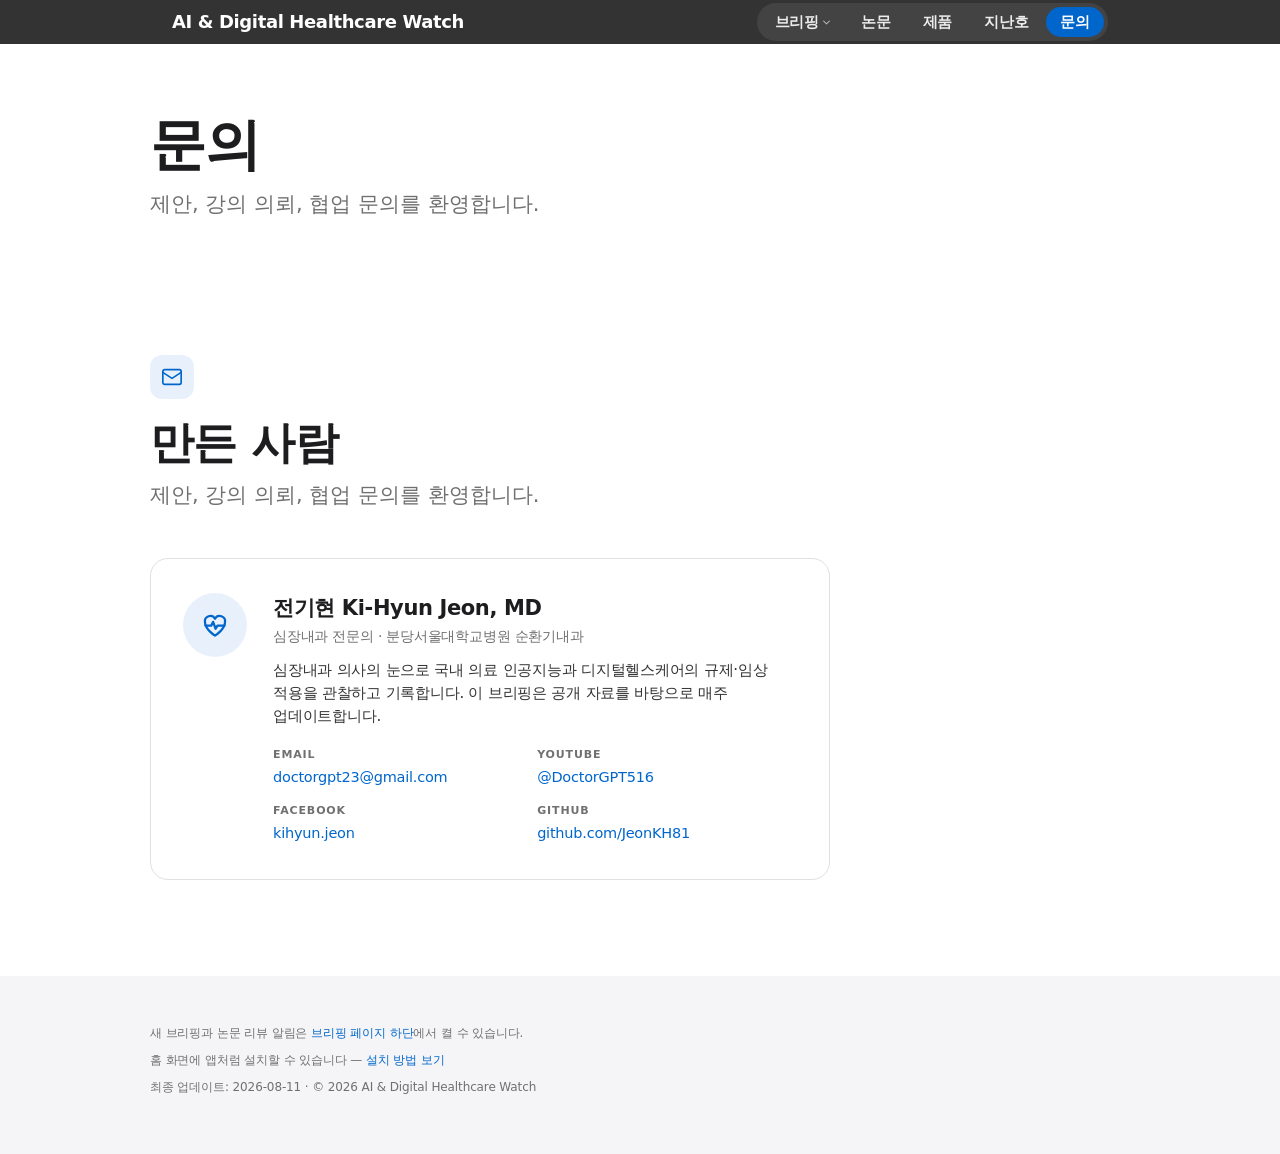
<file: about/index.html>
<!DOCTYPE html>
<html lang="ko">
<head>
<meta charset="utf-8">
<meta name="viewport" content="width=device-width, initial-scale=1, viewport-fit=cover">
<meta name="description" content="전기현(심장내과 전문의)이 만드는 의료 인공지능·디지털헬스케어 브리핑입니다. 제안과 협업 문의를 환영합니다.">
<title>문의 — AI &amp; Digital Healthcare Watch</title>
<link rel="canonical" href="https://docgpt.ai.kr/about/">

<!-- PWA (홈화면 설치·오프라인) -->
<link rel="manifest" href="/manifest.json?v=3">
<meta name="theme-color" content="#000000">
<link rel="icon" href="/favicon.ico?v=2" sizes="any">
<link rel="icon" href="/icon-32.png?v=2" type="image/png" sizes="32x32">
<link rel="icon" href="/icon-192.png?v=2" type="image/png" sizes="192x192">
<link rel="apple-touch-icon" href="/apple-touch-icon.png?v=2">
<meta name="apple-mobile-web-app-capable" content="yes">
<meta name="apple-mobile-web-app-status-bar-style" content="black">
<meta name="apple-mobile-web-app-title" content="DocGPT">

<!-- Open Graph -->
<meta property="og:type" content="website">
<meta property="og:site_name" content="AI &amp; Digital Healthcare Watch">
<meta property="og:locale" content="ko_KR">
<meta property="og:url" content="https://docgpt.ai.kr/about/">
<meta property="og:title" content="문의 — 만든 사람">
<meta property="og:description" content="전기현(심장내과 전문의)이 만드는 의료 인공지능·디지털헬스케어 브리핑입니다. 제안과 협업 문의를 환영합니다.">
<meta property="og:image" content="https://docgpt.ai.kr/og-image.jpg">
<meta property="og:image:secure_url" content="https://docgpt.ai.kr/og-image.jpg">
<meta property="og:image:type" content="image/jpeg">
<meta property="og:image:width" content="1200">
<meta property="og:image:height" content="630">
<meta name="twitter:card" content="summary_large_image">
<meta name="twitter:title" content="문의 — 만든 사람">
<meta name="twitter:description" content="전기현(심장내과 전문의)이 만드는 의료 인공지능·디지털헬스케어 브리핑입니다. 제안과 협업 문의를 환영합니다.">
<meta name="twitter:image" content="https://docgpt.ai.kr/og-image.jpg">

<link rel="stylesheet" href="/assets/site.css?v=5">
</head>
<body>

<header class="gnav">
  <div class="gnav-inner">
    <div class="brand">
      <a class="wordmark" href="/">AI &amp; Digital Healthcare Watch</a>
    </div>
    <nav>
      <span class="menu-wrap">
        <a href="/" aria-haspopup="true" aria-expanded="false">브리핑</a>
        <span class="dropdown" role="menu">
          <a href="/#news">동향</a>
          <a href="/#llm">LLM 브리핑</a>
          <a href="/#highlights">월간 핵심</a>
          <a href="/#keyword">월간 키워드</a>
          <a href="/#timeline">타임라인</a>
          <a href="/#academia">학회 일정</a>
        </span>
      </span>
      <a href="/papers/">논문</a>
      <a href="/products/">제품</a>
      <a href="/archive/">지난호</a>
      <a class="current" href="/about/">문의</a>
    </nav>
  </div>
</header>
<div class="page-head">
  <div class="page-head-inner">
    <h1>문의</h1>
    <p class="page-sub">제안, 강의 의뢰, 협업 문의를 환영합니다.</p>
  </div>
</div>

<!-- ═══ 소개·문의 (white) ═══ -->
<section class="tile tile-white" id="contact">
  <div class="tile-inner">
    <div class="sec-badge reveal"><svg viewBox="0 0 24 24" aria-hidden="true"><rect x="2" y="4" width="20" height="16" rx="2"/><polyline points="2 7 12 13.5 22 7"/></svg></div>
    <h2 class="sec-head reveal">만든 사람</h2>
    <p class="sec-sub reveal">제안, 강의 의뢰, 협업 문의를 환영합니다.</p>
    <div class="contact-card reveal">
      <div class="avatar" aria-hidden="true">
        <svg viewBox="0 0 24 24"><path d="M12 20.5S4 15.5 4 9.8A4.3 4.3 0 0 1 12 7a4.3 4.3 0 0 1 8 2.8c0 5.7-8 10.7-8 10.7z"/><polyline points="4.5 12.5 9 12.5 10.5 9.5 12.5 15 14 12.5 19.5 12.5"/></svg>
      </div>
      <div>
        <h3>전기현 Ki-Hyun Jeon, MD</h3>
        <p class="role">심장내과 전문의 · 분당서울대학교병원 순환기내과</p>
        <p class="bio">심장내과 의사의 눈으로 국내 의료 인공지능과 디지털헬스케어의 규제·임상 적용을 관찰하고 기록합니다. 이 브리핑은 공개 자료를 바탕으로 매주 업데이트합니다.</p>
        <div class="contact-links">
          <div class="cl-item">
            <span class="cl-label">EMAIL</span>
            <a href="mailto:doctorgpt23@gmail.com">doctorgpt23@gmail.com</a>
          </div>
          <div class="cl-item">
            <span class="cl-label">YOUTUBE</span>
            <a href="https://www.youtube.com/@DoctorGPT516" target="_blank" rel="noopener">@DoctorGPT516</a>
          </div>
          <div class="cl-item">
            <span class="cl-label">FACEBOOK</span>
            <a href="https://www.facebook.com/kihyun.jeon" target="_blank" rel="noopener">kihyun.jeon</a>
          </div>
          <div class="cl-item">
            <span class="cl-label">GITHUB</span>
            <a href="https://github.com/JeonKH81" target="_blank" rel="noopener">github.com/JeonKH81</a>
          </div>
        </div>
      </div>
    </div>
  </div>
</section>

<footer>
  <div class="tile-inner">
    <p>새 브리핑과 논문 리뷰 알림은 <a href="/#notify">브리핑 페이지 하단</a>에서 켤 수 있습니다.</p>
    <p>홈 화면에 앱처럼 설치할 수 있습니다 — <a href="/install/">설치 방법 보기</a></p>
    <p>최종 업데이트: 2026-08-11 · © 2026 AI &amp; Digital Healthcare Watch</p>
  </div>
</footer>

<!-- 하단 탭바: 모바일에서만 보인다 -->
<nav class="tabbar" aria-label="주요 메뉴">
  <a href="/">
    <svg viewBox="0 0 24 24" aria-hidden="true"><path d="M4 5h13a1 1 0 0 1 1 1v12a2 2 0 0 0 2 2H6a2 2 0 0 1-2-2z"/><line x1="7.5" y1="9" x2="14.5" y2="9"/><line x1="7.5" y1="12.5" x2="14.5" y2="12.5"/><line x1="7.5" y1="16" x2="11.5" y2="16"/></svg>
    <span>브리핑</span>
  </a>
  <a href="/papers/">
    <svg viewBox="0 0 24 24" aria-hidden="true"><path d="M4 19.5A2.5 2.5 0 0 1 6.5 17H20"/><path d="M6.5 3H20v18H6.5A2.5 2.5 0 0 1 4 18.5v-13A2.5 2.5 0 0 1 6.5 3z"/><line x1="9" y1="7.5" x2="16" y2="7.5"/></svg>
    <span>논문</span>
  </a>
  <a href="/products/">
    <svg viewBox="0 0 24 24" aria-hidden="true"><path d="M21 8.5v7a1.5 1.5 0 0 1-.8 1.3l-7 3.6a1.5 1.5 0 0 1-1.4 0l-7-3.6A1.5 1.5 0 0 1 3 15.5v-7"/><path d="M3.4 7.6l7.9-3.9a1.5 1.5 0 0 1 1.4 0l7.9 3.9-8.6 4.3z"/><line x1="12" y1="11.9" x2="12" y2="20.6"/></svg>
    <span>제품</span>
  </a>
  <a href="/archive/">
    <svg viewBox="0 0 24 24" aria-hidden="true"><path d="M20 8.5V19a1.5 1.5 0 0 1-1.5 1.5h-13A1.5 1.5 0 0 1 4 19V8.5"/><rect x="2.5" y="3.5" width="19" height="5" rx="1"/><line x1="10" y1="12.5" x2="14" y2="12.5"/></svg>
    <span>지난호</span>
  </a>
  <a href="/about/" aria-current="page">
    <svg viewBox="0 0 24 24" aria-hidden="true"><path d="M21 11.5a8.4 8.4 0 0 1-.9 3.8A8.5 8.5 0 0 1 12.5 20a8.4 8.4 0 0 1-3.8-.9L3 21l1.9-5.7A8.4 8.4 0 0 1 4 11.5 8.5 8.5 0 0 1 8.7 3.9a8.4 8.4 0 0 1 3.8-.9h.5a8.5 8.5 0 0 1 8 8z"/></svg>
    <span>문의</span>
  </a>
</nav>

<!-- PWA: 서비스워커 등록 -->
<script>
  if ("serviceWorker" in navigator) {
    window.addEventListener("load", function () {
      navigator.serviceWorker.register("/sw.js").catch(function () {});
    });
  }
</script>


<!-- 브리핑 드롭다운: 터치·키보드 대응 -->
<script>
(function () {
  var wrap = document.querySelector(".gnav nav .menu-wrap");
  if (!wrap) return;
  var trigger = wrap.querySelector("a");
  var canHover = window.matchMedia("(hover: hover) and (pointer: fine)").matches;

  function setOpen(on) {
    wrap.classList.toggle("open", on);
    trigger.setAttribute("aria-expanded", on ? "true" : "false");
  }

  // 터치 기기에서는 첫 탭이 메뉴를 열고, 다시 탭하면 브리핑으로 이동한다.
  trigger.addEventListener("click", function (e) {
    if (canHover) return;
    if (!wrap.classList.contains("open")) {
      e.preventDefault();
      setOpen(true);
    }
  });

  document.addEventListener("click", function (e) {
    if (!wrap.contains(e.target)) setOpen(false);
  });
  document.addEventListener("keydown", function (e) {
    if (e.key === "Escape") setOpen(false);
  });
  wrap.addEventListener("focusout", function () {
    setTimeout(function () {
      if (!wrap.contains(document.activeElement)) setOpen(false);
    }, 0);
  });
})();
</script>

<!-- Cloudflare Web Analytics -->
<script type='module' src='https://static.cloudflareinsights.com/beacon.min.js' data-cf-beacon='{"token": "751d2cc1d2b743a38a53713a2aeda3c4"}'></script>
<!-- End Cloudflare Web Analytics -->
</body>
</html>
</file>
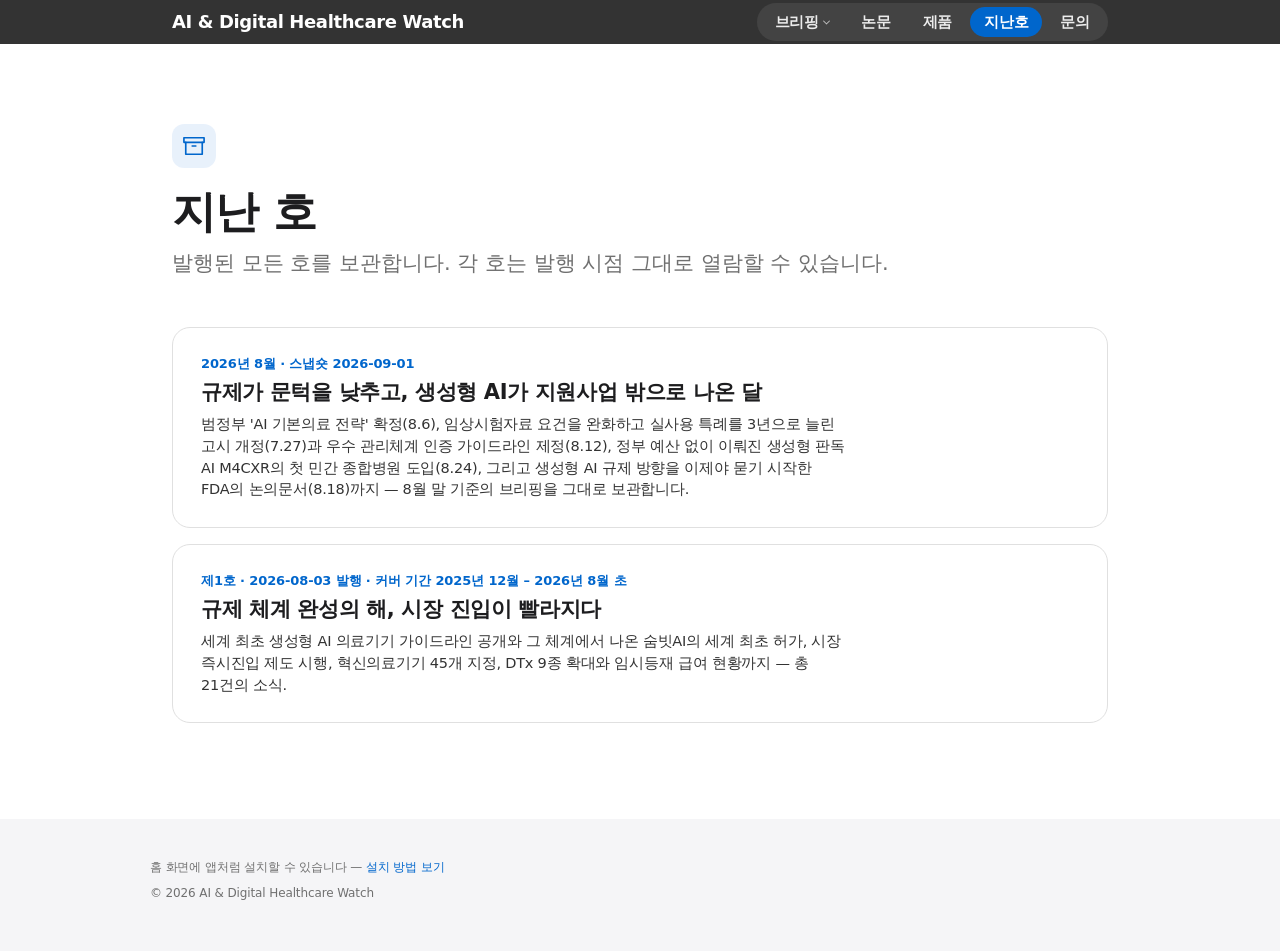
<file: archive/index.html>
<!DOCTYPE html>
<html lang="ko">
<head>
<meta charset="utf-8">
<meta name="viewport" content="width=device-width, initial-scale=1, viewport-fit=cover">
<meta name="description" content="AI & Digital Healthcare Watch 지난 호 아카이브">
<title>지난 호 — AI & Digital Healthcare Watch</title>
<link rel="canonical" href="https://docgpt.ai.kr/archive/">

<!-- PWA (홈화면 설치·오프라인) -->
<link rel="manifest" href="/manifest.json?v=3">
<meta name="theme-color" content="#000000">
<link rel="icon" href="/favicon.ico?v=2" sizes="any">
<link rel="icon" href="/icon-32.png?v=2" type="image/png" sizes="32x32">
<link rel="icon" href="/icon-192.png?v=2" type="image/png" sizes="192x192">
<link rel="apple-touch-icon" href="/apple-touch-icon.png?v=2">
<meta name="apple-mobile-web-app-capable" content="yes">
<meta name="apple-mobile-web-app-status-bar-style" content="black">
<meta name="apple-mobile-web-app-title" content="DocGPT">

<!-- Open Graph -->
<meta property="og:type" content="website">
<meta property="og:site_name" content="AI &amp; Digital Healthcare Watch">
<meta property="og:locale" content="ko_KR">
<meta property="og:url" content="https://docgpt.ai.kr/archive/">
<meta property="og:title" content="지난 호 — AI &amp; Digital Healthcare Watch">
<meta property="og:description" content="발행된 모든 호를 발행 시점 그대로 보관합니다.">
<meta property="og:image" content="https://docgpt.ai.kr/og-image.jpg">
<meta property="og:image:secure_url" content="https://docgpt.ai.kr/og-image.jpg">
<meta property="og:image:type" content="image/jpeg">
<meta property="og:image:width" content="1200">
<meta property="og:image:height" content="630">
<meta name="twitter:card" content="summary_large_image">
<meta name="twitter:title" content="지난 호 — AI &amp; Digital Healthcare Watch">
<meta name="twitter:description" content="발행된 모든 호를 발행 시점 그대로 보관합니다.">
<meta name="twitter:image" content="https://docgpt.ai.kr/og-image.jpg">
<link rel="stylesheet" href="/assets/site.css?v=5">
<style>
  :root {
    --primary: #0066cc;
    --primary-focus: #0071e3;
    --ink: #1d1d1f;
    --ink-muted-80: #333333;
    --ink-muted-48: #707070;   /* 흰 4.95:1 · 파치먼트 4.55:1 (구 #7a7a7a는 3.94~4.29로 미달) */
    --hairline: #e0e0e0;
    --canvas: #ffffff;
    --parchment: #f5f5f7;
    --font: system-ui, -apple-system, BlinkMacSystemFont, "SF Pro Text", "Apple SD Gothic Neo", "Pretendard", "Noto Sans KR", sans-serif;
  }
  *, *::before, *::after { box-sizing: border-box; }
  body {
    margin: 0;
    background: var(--canvas);
    color: var(--ink);
    font-family: var(--font);
    font-size: 17px;
    line-height: 1.47;
    letter-spacing: -0.374px;
    word-break: keep-all;
    overflow-wrap: break-word;
    -webkit-font-smoothing: antialiased;
  }
  a { color: var(--primary); text-decoration: none; }
  a:hover { text-decoration: underline; }
  a:focus-visible { outline: 2px solid var(--primary-focus); outline-offset: 2px; border-radius: 4px; }

  

  

  

  .wrap { max-width: 980px; margin: 0 auto; padding: 80px 22px 96px; }
  .sec-badge {
    width: 44px;
    height: 44px;
    border-radius: 12px;
    display: flex;
    align-items: center;
    justify-content: center;
    margin-bottom: 20px;
    background: rgba(0, 102, 204, 0.09);
  }
  .sec-badge svg {
    width: 22px;
    height: 22px;
    stroke: var(--primary);
    stroke-width: 1.8;
    stroke-linecap: round;
    stroke-linejoin: round;
    fill: none;
  }
  h1 {
    font-size: clamp(30px, 5vw, 44px);
    font-weight: 700;
    line-height: 1.1;
    letter-spacing: -0.015em;
    margin: 0 0 12px;
  }
  .sub {
    font-size: clamp(17px, 2.5vw, 21px);
    color: var(--ink-muted-48);
    letter-spacing: 0;
    margin: 0 0 48px;
  }
  .issues { display: flex; flex-direction: column; gap: 16px; }
  .issue-card {
    display: block;
    background: var(--canvas);
    border: 1px solid var(--hairline);
    border-radius: 18px;
    padding: 26px 28px;
    color: var(--ink);
    transition: border-color 0.2s;
  }
  .issue-card:hover { border-color: var(--primary); text-decoration: none; }
  .issue-card .i-meta {
    font-size: 13px;
    font-weight: 600;
    color: var(--primary);
    letter-spacing: -0.12px;
    font-variant-numeric: tabular-nums;
    margin-bottom: 4px;
  }
  .issue-card h2 {
    font-size: 21px;
    font-weight: 600;
    letter-spacing: -0.374px;
    margin: 0 0 6px;
  }
  .issue-card p {
    margin: 0;
    font-size: 14.5px;
    line-height: 1.5;
    letter-spacing: -0.224px;
    color: var(--ink-muted-80);
    max-width: 70ch;
  }
  footer {
    background: var(--parchment);
    padding: 40px 22px;
    font-size: 12px;
    letter-spacing: -0.12px;
    color: var(--ink-muted-48);
  }
  footer div { max-width: 980px; margin: 0 auto; }

  @media (max-width: 640px) {
    
    .wrap { padding-left: 18px; padding-right: 18px; }
  }
</style>
</head>
<body>

<header class="gnav">
  <div class="gnav-inner">
    <div class="brand">
      <a class="wordmark" href="/">AI &amp; Digital Healthcare Watch</a>
    </div>
    <nav>
      <span class="menu-wrap">
        <a href="/" aria-haspopup="true" aria-expanded="false">브리핑</a>
        <span class="dropdown" role="menu">
          <a href="/#news">동향</a>
          <a href="/#llm">LLM 브리핑</a>
          <a href="/#highlights">월간 핵심</a>
          <a href="/#keyword">월간 키워드</a>
          <a href="/#timeline">타임라인</a>
          <a href="/#academia">학회 일정</a>
        </span>
      </span>
      <a href="/papers/">논문</a>
      <a href="/products/">제품</a>
      <a class="current" href="/archive/">지난호</a>
      <a href="/about/">문의</a>
    </nav>
  </div>
</header>

<div class="wrap">
  <div class="sec-badge"><svg viewBox="0 0 24 24" aria-hidden="true"><path d="M21 8v13H3V8"/><path d="M1 3h22v5H1z"/><line x1="10" y1="12" x2="14" y2="12"/></svg></div>
  <h1>지난 호</h1>
  <p class="sub">발행된 모든 호를 보관합니다. 각 호는 발행 시점 그대로 열람할 수 있습니다.</p>

  <div class="issues">
    <!-- 새 호 발행 시 이 목록 맨 위에 카드를 추가합니다 -->
    <a class="issue-card" href="2026-08.html">
      <div class="i-meta">2026년 8월 · 스냅숏 2026-09-01</div>
      <h2>규제가 문턱을 낮추고, 생성형 AI가 지원사업 밖으로 나온 달</h2>
      <p>범정부 'AI 기본의료 전략' 확정(8.6), 임상시험자료 요건을 완화하고 실사용 특례를 3년으로 늘린 고시 개정(7.27)과 우수 관리체계 인증 가이드라인 제정(8.12), 정부 예산 없이 이뤄진 생성형 판독 AI M4CXR의 첫 민간 종합병원 도입(8.24), 그리고 생성형 AI 규제 방향을 이제야 묻기 시작한 FDA의 논의문서(8.18)까지 — 8월 말 기준의 브리핑을 그대로 보관합니다.</p>
    </a>

    <a class="issue-card" href="issue-01.html">
      <div class="i-meta">제1호 · 2026-08-03 발행 · 커버 기간 2025년 12월 – 2026년 8월 초</div>
      <h2>규제 체계 완성의 해, 시장 진입이 빨라지다</h2>
      <p>세계 최초 생성형 AI 의료기기 가이드라인 공개와 그 체계에서 나온 숨빗AI의 세계 최초 허가, 시장 즉시진입 제도 시행, 혁신의료기기 45개 지정, DTx 9종 확대와 임시등재 급여 현황까지 — 총 21건의 소식.</p>
    </a>
  </div>
</div>

<footer>
  <div>
    <p>홈 화면에 앱처럼 설치할 수 있습니다 — <a href="/install/">설치 방법 보기</a></p>
    <p>© 2026 AI &amp; Digital Healthcare Watch</p>
  </div>
</footer>

<!-- 하단 탭바: 모바일에서만 보인다 -->
<nav class="tabbar" aria-label="주요 메뉴">
  <a href="/">
    <svg viewBox="0 0 24 24" aria-hidden="true"><path d="M4 5h13a1 1 0 0 1 1 1v12a2 2 0 0 0 2 2H6a2 2 0 0 1-2-2z"/><line x1="7.5" y1="9" x2="14.5" y2="9"/><line x1="7.5" y1="12.5" x2="14.5" y2="12.5"/><line x1="7.5" y1="16" x2="11.5" y2="16"/></svg>
    <span>브리핑</span>
  </a>
  <a href="/papers/">
    <svg viewBox="0 0 24 24" aria-hidden="true"><path d="M4 19.5A2.5 2.5 0 0 1 6.5 17H20"/><path d="M6.5 3H20v18H6.5A2.5 2.5 0 0 1 4 18.5v-13A2.5 2.5 0 0 1 6.5 3z"/><line x1="9" y1="7.5" x2="16" y2="7.5"/></svg>
    <span>논문</span>
  </a>
  <a href="/products/">
    <svg viewBox="0 0 24 24" aria-hidden="true"><path d="M21 8.5v7a1.5 1.5 0 0 1-.8 1.3l-7 3.6a1.5 1.5 0 0 1-1.4 0l-7-3.6A1.5 1.5 0 0 1 3 15.5v-7"/><path d="M3.4 7.6l7.9-3.9a1.5 1.5 0 0 1 1.4 0l7.9 3.9-8.6 4.3z"/><line x1="12" y1="11.9" x2="12" y2="20.6"/></svg>
    <span>제품</span>
  </a>
  <a href="/archive/" aria-current="page">
    <svg viewBox="0 0 24 24" aria-hidden="true"><path d="M20 8.5V19a1.5 1.5 0 0 1-1.5 1.5h-13A1.5 1.5 0 0 1 4 19V8.5"/><rect x="2.5" y="3.5" width="19" height="5" rx="1"/><line x1="10" y1="12.5" x2="14" y2="12.5"/></svg>
    <span>지난호</span>
  </a>
  <a href="/about/">
    <svg viewBox="0 0 24 24" aria-hidden="true"><path d="M21 11.5a8.4 8.4 0 0 1-.9 3.8A8.5 8.5 0 0 1 12.5 20a8.4 8.4 0 0 1-3.8-.9L3 21l1.9-5.7A8.4 8.4 0 0 1 4 11.5 8.5 8.5 0 0 1 8.7 3.9a8.4 8.4 0 0 1 3.8-.9h.5a8.5 8.5 0 0 1 8 8z"/></svg>
    <span>문의</span>
  </a>
</nav>

<!-- PWA: 서비스워커 등록 (HTML은 네트워크 우선이라 최신 내용이 항상 이긴다) -->
<script>
  if ("serviceWorker" in navigator) {
    window.addEventListener("load", function () {
      navigator.serviceWorker.register("/sw.js").catch(function () {});
    });
  }
</script>

<!-- 브리핑 드롭다운: 터치·키보드 대응 -->
<script>
(function () {
  var wrap = document.querySelector(".gnav nav .menu-wrap");
  if (!wrap) return;
  var trigger = wrap.querySelector("a");
  var canHover = window.matchMedia("(hover: hover) and (pointer: fine)").matches;

  function setOpen(on) {
    wrap.classList.toggle("open", on);
    trigger.setAttribute("aria-expanded", on ? "true" : "false");
  }

  // 터치 기기에서는 첫 탭이 메뉴를 열고, 다시 탭하면 브리핑으로 이동한다.
  trigger.addEventListener("click", function (e) {
    if (canHover) return;
    if (!wrap.classList.contains("open")) {
      e.preventDefault();
      setOpen(true);
    }
  });

  document.addEventListener("click", function (e) {
    if (!wrap.contains(e.target)) setOpen(false);
  });
  document.addEventListener("keydown", function (e) {
    if (e.key === "Escape") setOpen(false);
  });
  wrap.addEventListener("focusout", function () {
    setTimeout(function () {
      if (!wrap.contains(document.activeElement)) setOpen(false);
    }, 0);
  });
})();
</script>

<!-- Cloudflare Web Analytics -->
<script type='module' src='https://static.cloudflareinsights.com/beacon.min.js' data-cf-beacon='{"token": "751d2cc1d2b743a38a53713a2aeda3c4"}'></script>
<!-- End Cloudflare Web Analytics -->
</body>
</html>
</file>
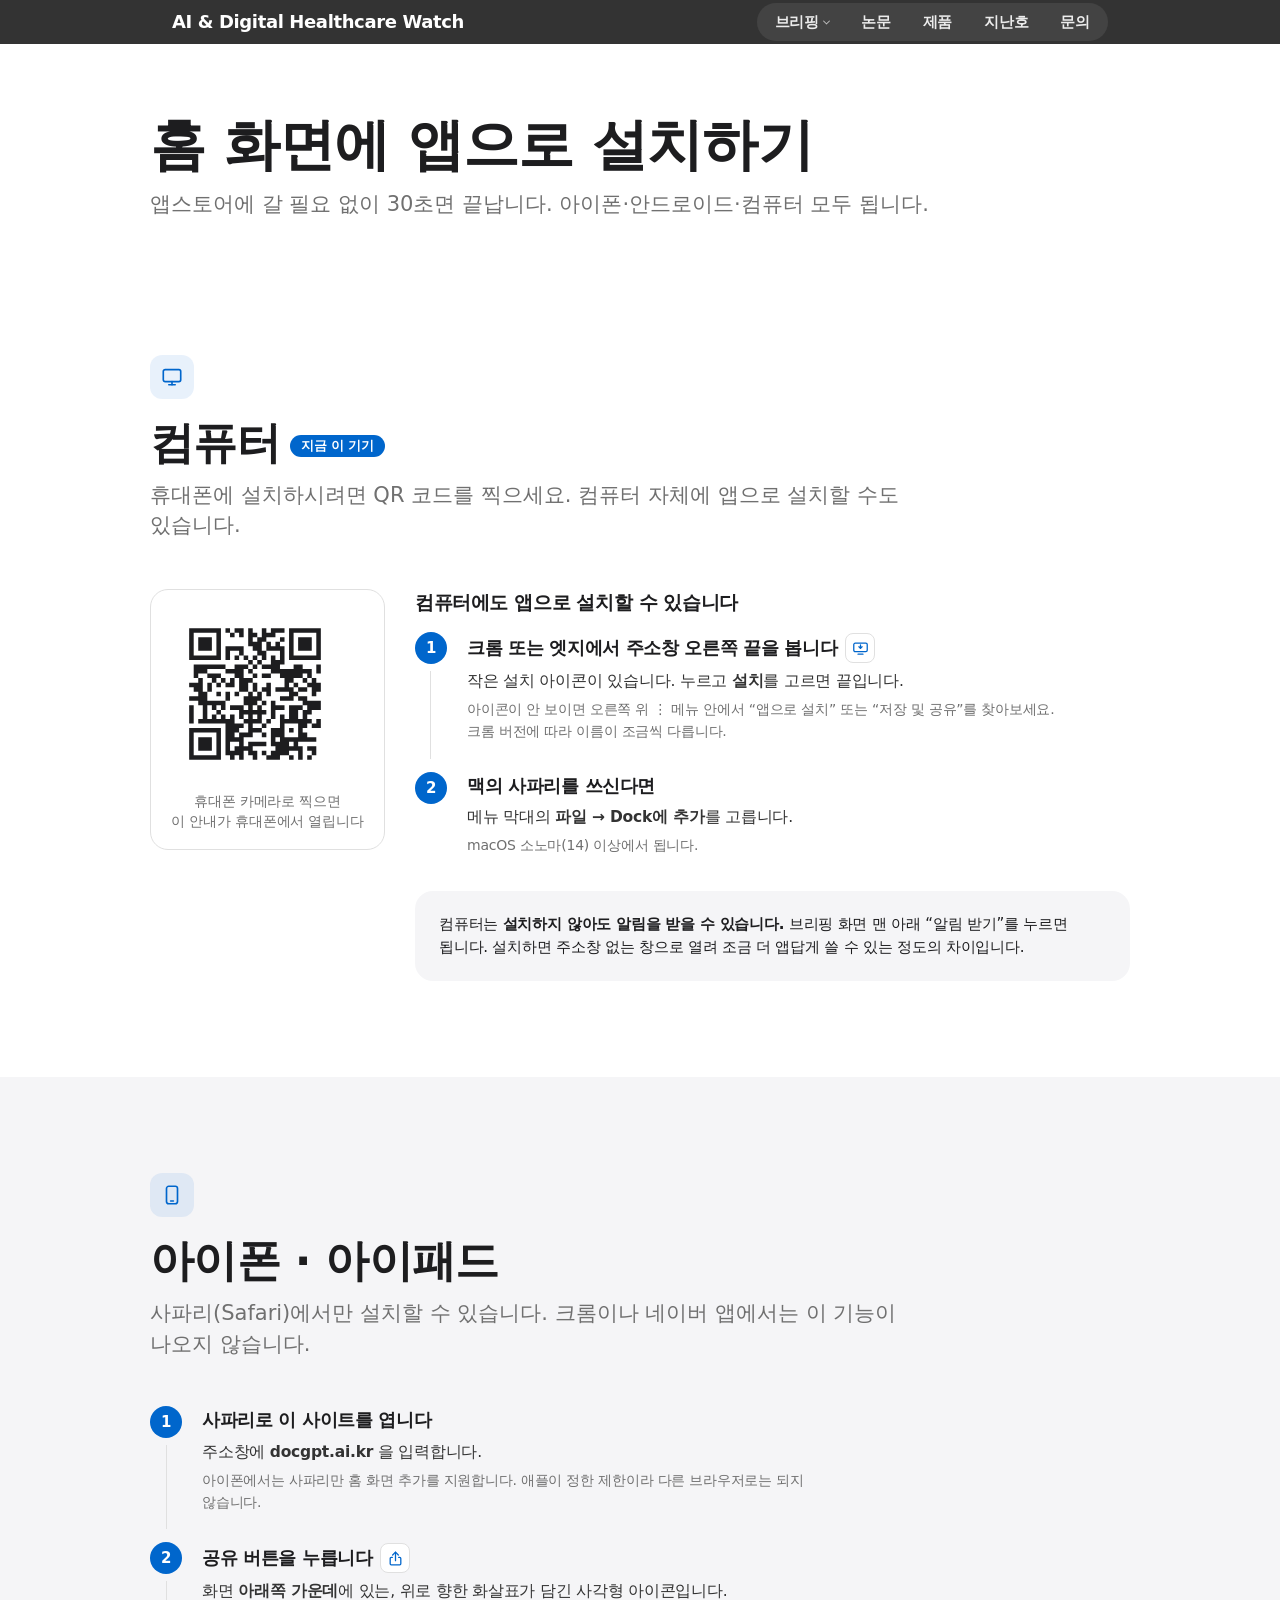
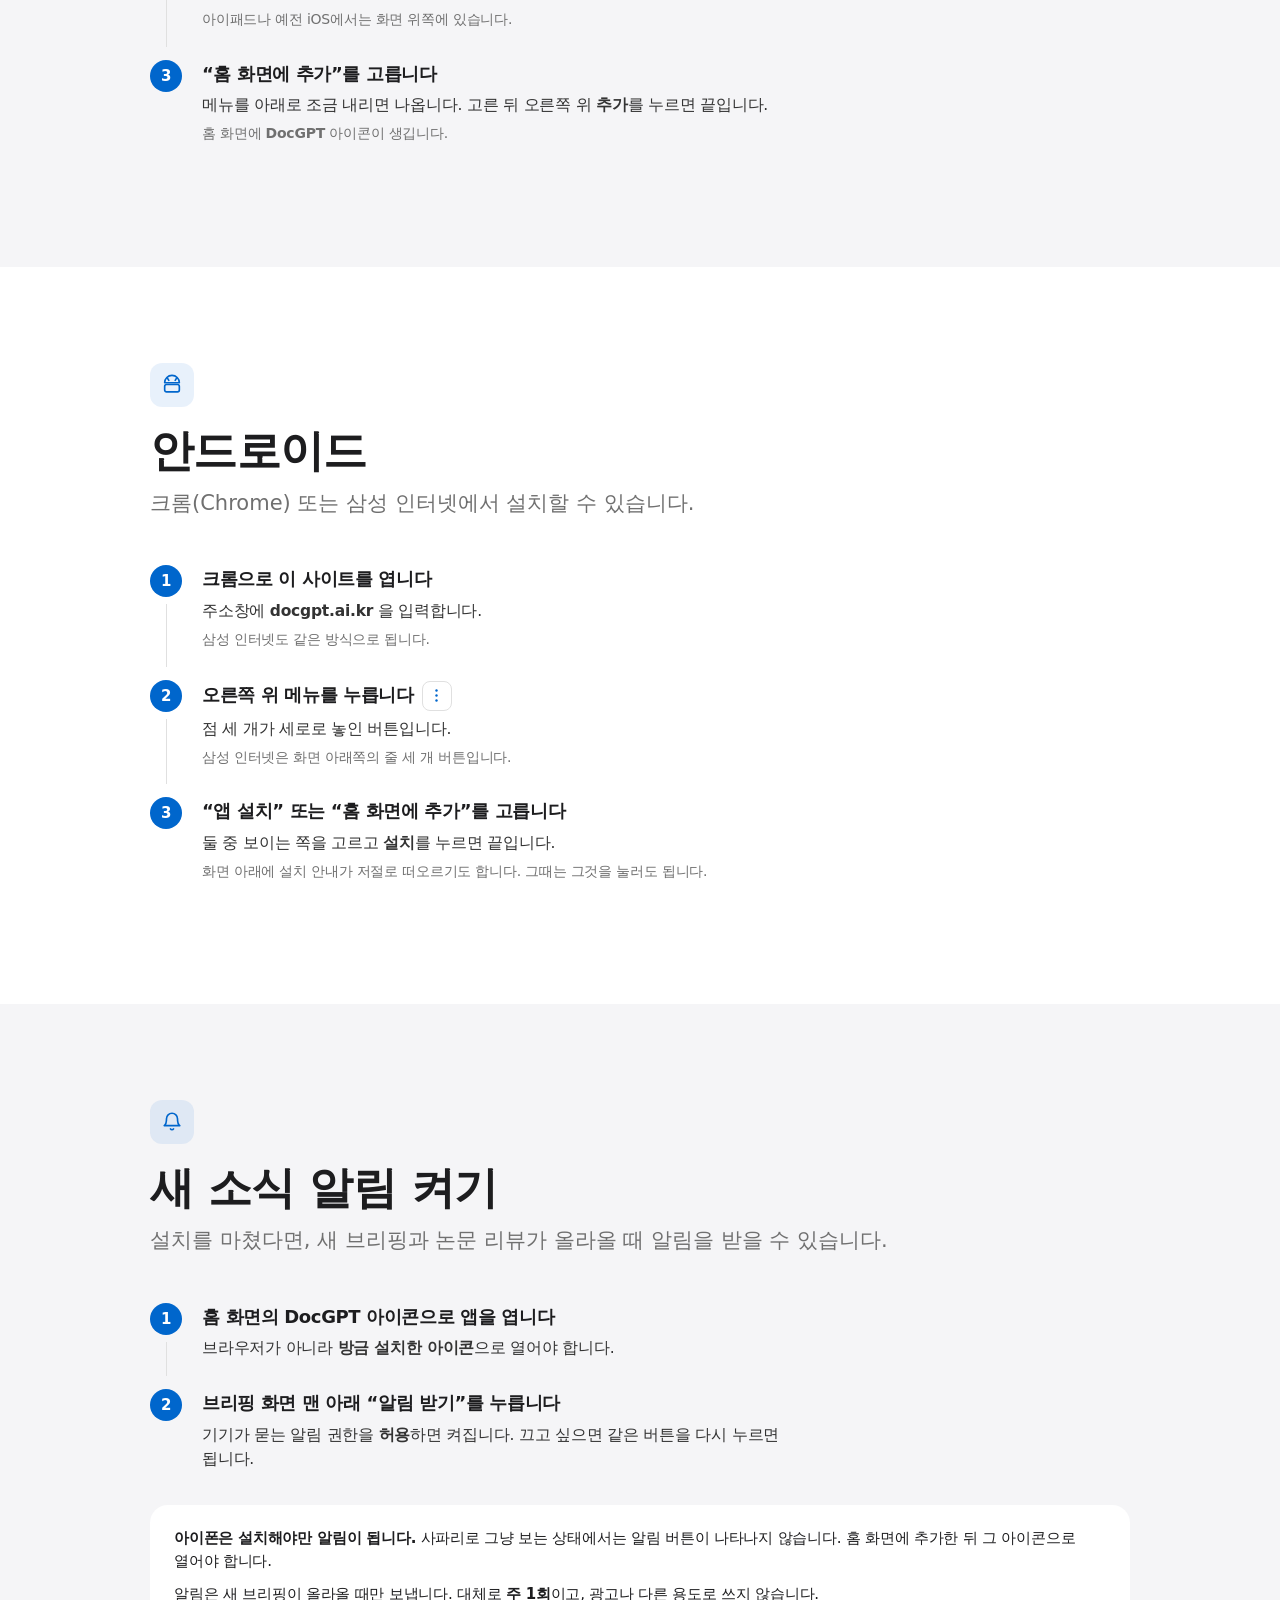
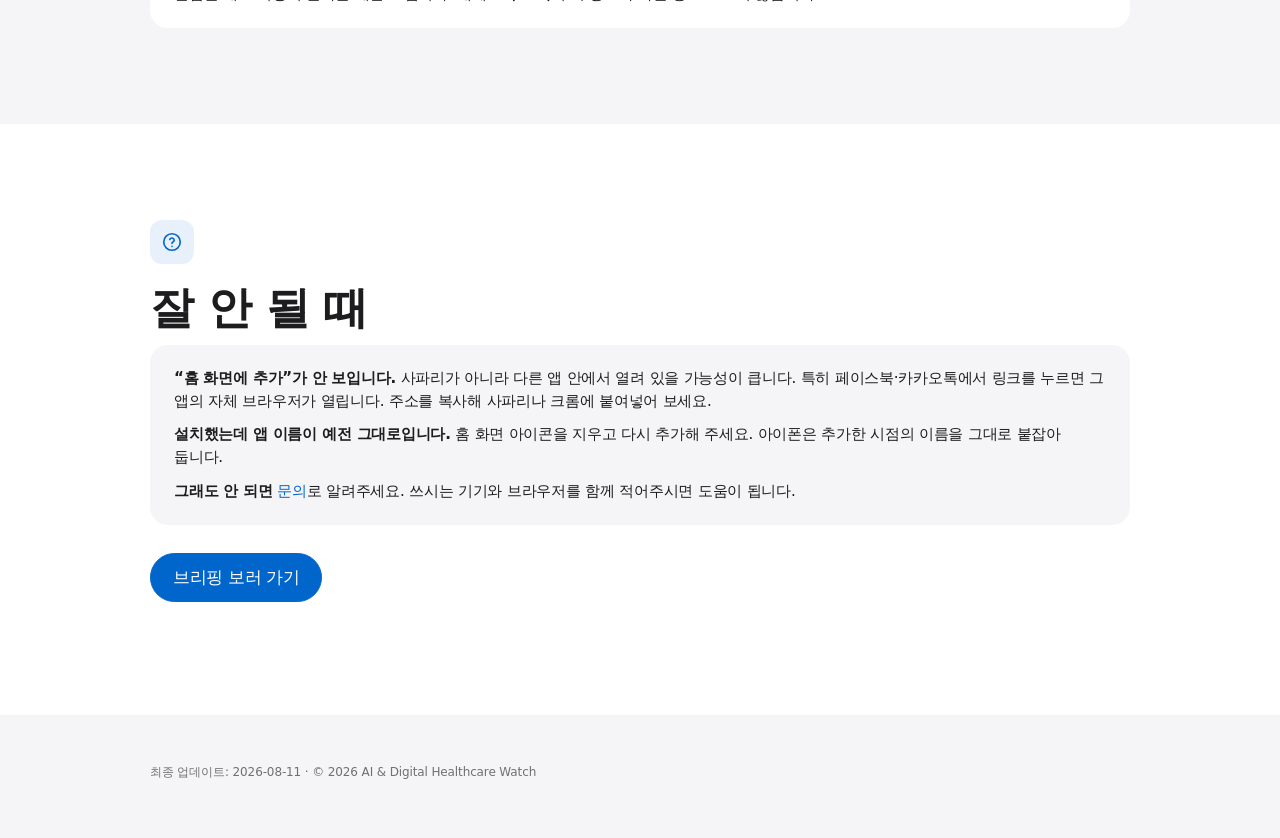
<file: install/index.html>
<!DOCTYPE html>
<html lang="ko">
<head>
<meta charset="utf-8">
<meta name="viewport" content="width=device-width, initial-scale=1, viewport-fit=cover">
<meta name="description" content="아이폰·안드로이드 홈 화면과 컴퓨터에 앱처럼 설치하는 방법. 앱스토어 없이 30초면 끝나고, 새 브리핑 알림도 받을 수 있습니다.">
<title>앱 설치 — AI &amp; Digital Healthcare Watch</title>
<link rel="canonical" href="https://docgpt.ai.kr/install/">

<!-- PWA (홈화면 설치·오프라인) -->
<link rel="manifest" href="/manifest.json?v=3">
<meta name="theme-color" content="#000000">
<link rel="icon" href="/favicon.ico?v=2" sizes="any">
<link rel="icon" href="/icon-32.png?v=2" type="image/png" sizes="32x32">
<link rel="icon" href="/icon-192.png?v=2" type="image/png" sizes="192x192">
<link rel="apple-touch-icon" href="/apple-touch-icon.png?v=2">
<meta name="apple-mobile-web-app-capable" content="yes">
<meta name="apple-mobile-web-app-status-bar-style" content="black">
<meta name="apple-mobile-web-app-title" content="DocGPT">

<!-- Open Graph (페이스북 공유용) -->
<meta property="og:type" content="website">
<meta property="og:site_name" content="AI &amp; Digital Healthcare Watch">
<meta property="og:locale" content="ko_KR">
<meta property="og:url" content="https://docgpt.ai.kr/install/">
<meta property="og:title" content="홈 화면에 앱으로 설치하기 — 의료 AI·디지털헬스케어 브리핑">
<meta property="og:description" content="앱스토어 없이 30초. 아이폰·안드로이드·컴퓨터 모두 됩니다. 설치하면 새 브리핑과 논문 리뷰 알림을 받을 수 있습니다.">
<meta property="og:image" content="https://docgpt.ai.kr/og-image.jpg">
<meta property="og:image:secure_url" content="https://docgpt.ai.kr/og-image.jpg">
<meta property="og:image:type" content="image/jpeg">
<meta property="og:image:width" content="1200">
<meta property="og:image:height" content="630">
<meta name="twitter:card" content="summary_large_image">
<meta name="twitter:title" content="홈 화면에 앱으로 설치하기">
<meta name="twitter:description" content="앱스토어 없이 30초. 아이폰·안드로이드·컴퓨터 모두 됩니다.">
<meta name="twitter:image" content="https://docgpt.ai.kr/og-image.jpg">

<link rel="stylesheet" href="/assets/site.css?v=5">
<style>
  /* ── 앱 내부 브라우저 경고 ─────────────────────────────
   * 페이스북·카카오톡에서 링크를 누르면 그 앱 안의 브라우저가 열린다.
   * 거기서는 홈 화면 추가가 아예 불가능하므로, 가장 먼저 이 사실을 알린다. */
  .inapp-warn {
    display: none;
    background: #fff8e6;
    border: 1px solid #f0d48a;
    border-radius: 18px;
    padding: 22px 24px;
    margin-bottom: 32px;
  }
  .inapp-warn.show { display: block; }
  .inapp-warn h2 {
    font-size: 19px;
    font-weight: 600;
    letter-spacing: -0.374px;
    margin: 0 0 8px;
    color: #7a5800;
  }
  .inapp-warn p {
    margin: 0 0 14px;
    font-size: 15.5px;
    line-height: 1.55;
    letter-spacing: -0.224px;
    color: #6b4e00;
  }
  .inapp-warn p:last-child { margin-bottom: 0; }
  .inapp-warn strong { font-weight: 600; }

  /* 주소 복사 — 앱 내부 브라우저에서 빠져나가는 가장 확실한 방법 */
  .url-row { display: flex; gap: 8px; align-items: center; flex-wrap: wrap; }
  .url-box {
    flex: 1 1 200px;
    min-width: 0;
    font-family: ui-monospace, SFMono-Regular, Menlo, monospace;
    font-size: 15px;
    background: var(--canvas);
    border: 1px solid #e3d3a4;
    border-radius: 10px;
    padding: 10px 12px;
    color: var(--ink);
    overflow-x: auto;
    white-space: nowrap;
  }
  .btn-copy {
    flex: 0 0 auto;
    font: inherit;
    font-size: 15px;
    background: #7a5800;
    color: #ffffff;
    border: 1px solid #7a5800;
    border-radius: 9999px;
    padding: 10px 18px;
    cursor: pointer;
    transition: transform 0.15s ease;
  }
  .btn-copy:active { transform: scale(0.96); }

  /* ── 단계 목록 ───────────────────────────────────── */
  .steps { list-style: none; margin: 0; padding: 0; counter-reset: step; }
  .steps > li {
    position: relative;
    counter-increment: step;
    padding: 0 0 26px 52px;
  }
  .steps > li::before {
    content: counter(step);
    position: absolute;
    left: 0;
    top: -1px;
    width: 32px;
    height: 32px;
    border-radius: 50%;
    background: var(--primary);
    color: #ffffff;
    font-size: 15px;
    font-weight: 600;
    display: flex;
    align-items: center;
    justify-content: center;
    font-variant-numeric: tabular-nums;
  }
  /* 마지막 단계 아래로는 세로선을 잇지 않는다 */
  .steps > li:not(:last-child)::after {
    content: "";
    position: absolute;
    left: 15.5px;
    top: 38px;
    bottom: 10px;
    width: 1px;
    background: var(--hairline);
  }
  .steps h3 {
    font-size: 18px;
    font-weight: 600;
    letter-spacing: -0.374px;
    margin: 4px 0 6px;
    display: flex;
    align-items: center;
    gap: 8px;
    flex-wrap: wrap;
  }
  .steps p {
    margin: 0;
    font-size: 15.5px;
    line-height: 1.55;
    letter-spacing: -0.224px;
    color: var(--ink-muted-80, #333);
    max-width: 62ch;
  }
  .steps .hint {
    display: block;
    margin-top: 6px;
    font-size: 14px;
    color: var(--ink-muted-48, #7a7a7a);
  }

  /* 본문 안에서 버튼 모양을 그대로 보여주는 작은 아이콘 */
  .ui-icon {
    display: inline-flex;
    align-items: center;
    justify-content: center;
    width: 30px;
    height: 30px;
    border-radius: 8px;
    border: 1px solid var(--hairline);
    background: var(--canvas);
    vertical-align: middle;
  }
  .ui-icon svg { width: 17px; height: 17px; stroke: var(--primary); stroke-width: 1.8; stroke-linecap: round; stroke-linejoin: round; fill: none; }
  .ui-icon svg.dots { fill: var(--primary); stroke: none; }

  /* 이 기기에 해당하는 방법 표시 */
  .this-device {
    display: none;
    font-size: 12.5px;
    font-weight: 600;
    letter-spacing: -0.08px;
    background: var(--primary);
    color: #ffffff;
    border-radius: 9999px;
    padding: 4px 11px;
    vertical-align: middle;
    margin-left: 10px;
  }
  .this-device.show { display: inline-block; }

  /* ── 컴퓨터: QR + 컴퓨터 설치 ───────────────────── */
  .qr-row { display: flex; gap: 30px; align-items: flex-start; flex-wrap: wrap; }
  .qr-card {
    flex: 0 0 auto;
    background: var(--canvas);
    border: 1px solid var(--hairline);
    border-radius: 18px;
    padding: 20px 20px 18px;
    text-align: center;
  }
  .qr-card img { display: block; width: 168px; height: 168px; }
  .qr-card p {
    margin: 14px 0 0;
    font-size: 13.5px;
    line-height: 1.45;
    letter-spacing: -0.12px;
    color: var(--ink-muted-48, #7a7a7a);
  }
  .qr-side { flex: 1 1 300px; min-width: 0; }
  .qr-side > h3 {
    font-size: 19px;
    font-weight: 600;
    letter-spacing: -0.374px;
    margin: 0 0 16px;
  }

  .note-card {
    background: var(--parchment);
    border-radius: 18px;
    padding: 22px 24px;
    margin-top: 8px;
  }
  .tile-parchment .note-card { background: var(--canvas); }
  .note-card p {
    margin: 0 0 10px;
    font-size: 15px;
    line-height: 1.55;
    letter-spacing: -0.224px;
  }
  .note-card p:last-child { margin-bottom: 0; }

  @media (max-width: 640px) {
    .steps > li { padding-left: 46px; }
    .steps > li::before { width: 28px; height: 28px; font-size: 14px; }
    .steps > li:not(:last-child)::after { left: 13.5px; top: 34px; }
    .inapp-warn, .note-card { padding: 18px 18px; }
  }
</style>
</head>
<body>

<header class="gnav">
  <div class="gnav-inner">
    <div class="brand">
      <a class="wordmark" href="/">AI &amp; Digital Healthcare Watch</a>
    </div>
    <nav>
      <span class="menu-wrap">
        <a href="/" aria-haspopup="true" aria-expanded="false">브리핑</a>
        <span class="dropdown" role="menu">
          <a href="/#news">동향</a>
          <a href="/#llm">LLM 브리핑</a>
          <a href="/#highlights">월간 핵심</a>
          <a href="/#keyword">월간 키워드</a>
          <a href="/#timeline">타임라인</a>
          <a href="/#academia">학회 일정</a>
        </span>
      </span>
      <a href="/papers/">논문</a>
      <a href="/products/">제품</a>
      <a href="/archive/">지난호</a>
      <a href="/about/">문의</a>
    </nav>
  </div>
</header>

<div class="page-head">
  <div class="page-head-inner">
    <h1>홈 화면에 앱으로 설치하기</h1>
    <p class="page-sub">앱스토어에 갈 필요 없이 30초면 끝납니다. 아이폰·안드로이드·컴퓨터 모두 됩니다.</p>
  </div>
</div>

<!-- ═══ 앱 내부 브라우저 경고 + 아이폰 방법 (white) ═══ -->
<section class="tile tile-white" id="ios">
  <div class="tile-inner">

    <!-- 페이스북·카카오톡 안에서 열었을 때만 JS가 켠다 -->
    <div class="inapp-warn" id="inapp-warn">
      <h2>먼저 브라우저에서 다시 열어주세요</h2>
      <p id="inapp-why">지금은 <strong>다른 앱 안의 브라우저</strong>로 보고 계십니다. 이 화면에서는 홈 화면에 추가하는 기능이 없습니다.</p>
      <p id="inapp-how">화면 구석의 메뉴 버튼을 눌러 <strong>브라우저로 열기</strong>를 선택하시거나, 아래 주소를 복사해 브라우저 주소창에 붙여넣으세요.</p>
      <div class="url-row">
        <div class="url-box" id="url-box">https://docgpt.ai.kr/install/</div>
        <button type="button" class="btn-copy" id="btn-copy">주소 복사</button>
      </div>
    </div>

    <div class="sec-badge"><svg viewBox="0 0 24 24" aria-hidden="true"><rect x="6" y="2.5" width="12" height="19" rx="2.5"/><line x1="10.5" y1="18.5" x2="13.5" y2="18.5"/></svg></div>
    <h2 class="sec-head">아이폰 · 아이패드<span class="this-device" id="badge-ios">지금 이 기기</span></h2>
    <p class="sec-sub">사파리(Safari)에서만 설치할 수 있습니다. 크롬이나 네이버 앱에서는 이 기능이 나오지 않습니다.</p>

    <ol class="steps">
      <li>
        <h3>사파리로 이 사이트를 엽니다</h3>
        <p>주소창에 <strong>docgpt.ai.kr</strong> 을 입력합니다.
          <span class="hint">아이폰에서는 사파리만 홈 화면 추가를 지원합니다. 애플이 정한 제한이라 다른 브라우저로는 되지 않습니다.</span></p>
      </li>
      <li>
        <h3>공유 버튼을 누릅니다
          <span class="ui-icon"><svg viewBox="0 0 24 24" aria-hidden="true"><path d="M12 3v12"/><polyline points="8 7 12 3 16 7"/><path d="M7.5 10.5H6A1.5 1.5 0 0 0 4.5 12v7.5A1.5 1.5 0 0 0 6 21h12a1.5 1.5 0 0 0 1.5-1.5V12a1.5 1.5 0 0 0-1.5-1.5h-1.5"/></svg></span>
        </h3>
        <p>화면 <strong>아래쪽 가운데</strong>에 있는, 위로 향한 화살표가 담긴 사각형 아이콘입니다.
          <span class="hint">아이패드나 예전 iOS에서는 화면 위쪽에 있습니다.</span></p>
      </li>
      <li>
        <h3>“홈 화면에 추가”를 고릅니다</h3>
        <p>메뉴를 아래로 조금 내리면 나옵니다. 고른 뒤 오른쪽 위 <strong>추가</strong>를 누르면 끝입니다.
          <span class="hint">홈 화면에 <strong>DocGPT</strong> 아이콘이 생깁니다.</span></p>
      </li>
    </ol>
  </div>
</section>

<!-- ═══ 안드로이드 (parchment) ═══ -->
<section class="tile tile-parchment" id="android">
  <div class="tile-inner">
    <div class="sec-badge"><svg viewBox="0 0 24 24" aria-hidden="true"><path d="M4 9.5a8 8 0 0 1 16 0z"/><line x1="7" y1="4.5" x2="8.5" y2="7"/><line x1="17" y1="4.5" x2="15.5" y2="7"/><rect x="4" y="11.5" width="16" height="8" rx="2"/></svg></div>
    <h2 class="sec-head">안드로이드<span class="this-device" id="badge-android">지금 이 기기</span></h2>
    <p class="sec-sub">크롬(Chrome) 또는 삼성 인터넷에서 설치할 수 있습니다.</p>

    <ol class="steps">
      <li>
        <h3>크롬으로 이 사이트를 엽니다</h3>
        <p>주소창에 <strong>docgpt.ai.kr</strong> 을 입력합니다.
          <span class="hint">삼성 인터넷도 같은 방식으로 됩니다.</span></p>
      </li>
      <li>
        <h3>오른쪽 위 메뉴를 누릅니다
          <span class="ui-icon"><svg class="dots" viewBox="0 0 24 24" aria-hidden="true"><circle cx="12" cy="5" r="1.7"/><circle cx="12" cy="12" r="1.7"/><circle cx="12" cy="19" r="1.7"/></svg></span>
        </h3>
        <p>점 세 개가 세로로 놓인 버튼입니다.
          <span class="hint">삼성 인터넷은 화면 아래쪽의 줄 세 개 버튼입니다.</span></p>
      </li>
      <li>
        <h3>“앱 설치” 또는 “홈 화면에 추가”를 고릅니다</h3>
        <p>둘 중 보이는 쪽을 고르고 <strong>설치</strong>를 누르면 끝입니다.
          <span class="hint">화면 아래에 설치 안내가 저절로 떠오르기도 합니다. 그때는 그것을 눌러도 됩니다.</span></p>
      </li>
    </ol>
  </div>
</section>

<!-- ═══ 컴퓨터 ═══ (타일 색은 기기에 맞춰 순서를 바꾼 뒤 스크립트가 다시 칠한다) -->
<section class="tile tile-white" id="desktop">
  <div class="tile-inner">
    <div class="sec-badge"><svg viewBox="0 0 24 24" aria-hidden="true"><rect x="2.5" y="4" width="19" height="13" rx="2"/><line x1="12" y1="17" x2="12" y2="20.5"/><line x1="8.5" y1="20.5" x2="15.5" y2="20.5"/></svg></div>
    <h2 class="sec-head">컴퓨터<span class="this-device" id="badge-desktop">지금 이 기기</span></h2>
    <p class="sec-sub">휴대폰에 설치하시려면 QR 코드를 찍으세요. 컴퓨터 자체에 앱으로 설치할 수도 있습니다.</p>

    <div class="qr-row">
      <div class="qr-card">
        <img src="/install/qr.svg" width="168" height="168" alt="휴대폰으로 이 설치 안내를 여는 QR 코드">
        <p>휴대폰 카메라로 찍으면<br>이 안내가 휴대폰에서 열립니다</p>
      </div>

      <div class="qr-side">
        <h3>컴퓨터에도 앱으로 설치할 수 있습니다</h3>
        <ol class="steps">
          <li>
            <h3>크롬 또는 엣지에서 주소창 오른쪽 끝을 봅니다
              <span class="ui-icon"><svg viewBox="0 0 24 24" aria-hidden="true"><rect x="2.5" y="4.5" width="19" height="12" rx="2"/><path d="M12 7v4.5"/><polyline points="9.8 9.6 12 11.8 14.2 9.6"/><line x1="8.5" y1="20" x2="15.5" y2="20"/></svg></span>
            </h3>
            <p>작은 설치 아이콘이 있습니다. 누르고 <strong>설치</strong>를 고르면 끝입니다.
              <span class="hint">아이콘이 안 보이면 오른쪽 위 ⋮ 메뉴 안에서 “앱으로 설치” 또는 “저장 및 공유”를 찾아보세요. 크롬 버전에 따라 이름이 조금씩 다릅니다.</span></p>
          </li>
          <li>
            <h3>맥의 사파리를 쓰신다면</h3>
            <p>메뉴 막대의 <strong>파일 → Dock에 추가</strong>를 고릅니다.
              <span class="hint">macOS 소노마(14) 이상에서 됩니다.</span></p>
          </li>
        </ol>
        <div class="note-card">
          <p>컴퓨터는 <strong>설치하지 않아도 알림을 받을 수 있습니다.</strong> 브리핑 화면 맨 아래 “알림 받기”를 누르면 됩니다. 설치하면 주소창 없는 창으로 열려 조금 더 앱답게 쓸 수 있는 정도의 차이입니다.</p>
        </div>
      </div>
    </div>
  </div>
</section>

<!-- ═══ 알림 켜기 (white) ═══ -->
<section class="tile tile-white" id="push">
  <div class="tile-inner">
    <div class="sec-badge"><svg viewBox="0 0 24 24" aria-hidden="true"><path d="M18 8.5a6 6 0 1 0-12 0c0 6-2.5 7.5-2.5 7.5h17S18 14.5 18 8.5"/><path d="M13.7 19.5a2 2 0 0 1-3.4 0"/></svg></div>
    <h2 class="sec-head">새 소식 알림 켜기</h2>
    <p class="sec-sub">설치를 마쳤다면, 새 브리핑과 논문 리뷰가 올라올 때 알림을 받을 수 있습니다.</p>

    <ol class="steps">
      <li>
        <h3>홈 화면의 DocGPT 아이콘으로 앱을 엽니다</h3>
        <p>브라우저가 아니라 <strong>방금 설치한 아이콘</strong>으로 열어야 합니다.</p>
      </li>
      <li>
        <h3>브리핑 화면 맨 아래 “알림 받기”를 누릅니다</h3>
        <p>기기가 묻는 알림 권한을 <strong>허용</strong>하면 켜집니다. 끄고 싶으면 같은 버튼을 다시 누르면 됩니다.</p>
      </li>
    </ol>

    <div class="note-card">
      <p><strong>아이폰은 설치해야만 알림이 됩니다.</strong> 사파리로 그냥 보는 상태에서는 알림 버튼이 나타나지 않습니다. 홈 화면에 추가한 뒤 그 아이콘으로 열어야 합니다.</p>
      <p>알림은 새 브리핑이 올라올 때만 보냅니다. 대체로 <strong>주 1회</strong>이고, 광고나 다른 용도로 쓰지 않습니다.</p>
    </div>
  </div>
</section>

<!-- ═══ 설치가 안 될 때 (parchment) ═══ -->
<section class="tile tile-parchment" id="trouble">
  <div class="tile-inner">
    <div class="sec-badge"><svg viewBox="0 0 24 24" aria-hidden="true"><circle cx="12" cy="12" r="9"/><path d="M9.6 9.2a2.5 2.5 0 0 1 4.8.8c0 1.7-2.4 2-2.4 3.5"/><line x1="12" y1="16.8" x2="12" y2="16.9"/></svg></div>
    <h2 class="sec-head">잘 안 될 때</h2>

    <div class="note-card">
      <p><strong>“홈 화면에 추가”가 안 보입니다.</strong> 사파리가 아니라 다른 앱 안에서 열려 있을 가능성이 큽니다. 특히 페이스북·카카오톡에서 링크를 누르면 그 앱의 자체 브라우저가 열립니다. 주소를 복사해 사파리나 크롬에 붙여넣어 보세요.</p>
      <p><strong>설치했는데 앱 이름이 예전 그대로입니다.</strong> 홈 화면 아이콘을 지우고 다시 추가해 주세요. 아이폰은 추가한 시점의 이름을 그대로 붙잡아 둡니다.</p>
      <p><strong>그래도 안 되면</strong> <a href="/about/">문의</a>로 알려주세요. 쓰시는 기기와 브라우저를 함께 적어주시면 도움이 됩니다.</p>
    </div>

    <p style="margin-top:28px"><a class="btn-pill" href="/">브리핑 보러 가기</a></p>
  </div>
</section>

<footer>
  <div class="tile-inner">
    <p>최종 업데이트: 2026-08-11 · © 2026 AI &amp; Digital Healthcare Watch</p>
  </div>
</footer>

<!-- 하단 탭바: 모바일에서만 보인다 -->
<nav class="tabbar" aria-label="주요 메뉴">
  <a href="/">
    <svg viewBox="0 0 24 24" aria-hidden="true"><path d="M4 5h13a1 1 0 0 1 1 1v12a2 2 0 0 0 2 2H6a2 2 0 0 1-2-2z"/><line x1="7.5" y1="9" x2="14.5" y2="9"/><line x1="7.5" y1="12.5" x2="14.5" y2="12.5"/><line x1="7.5" y1="16" x2="11.5" y2="16"/></svg>
    <span>브리핑</span>
  </a>
  <a href="/papers/">
    <svg viewBox="0 0 24 24" aria-hidden="true"><path d="M4 19.5A2.5 2.5 0 0 1 6.5 17H20"/><path d="M6.5 3H20v18H6.5A2.5 2.5 0 0 1 4 18.5v-13A2.5 2.5 0 0 1 6.5 3z"/><line x1="9" y1="7.5" x2="16" y2="7.5"/></svg>
    <span>논문</span>
  </a>
  <a href="/products/">
    <svg viewBox="0 0 24 24" aria-hidden="true"><path d="M21 8.5v7a1.5 1.5 0 0 1-.8 1.3l-7 3.6a1.5 1.5 0 0 1-1.4 0l-7-3.6A1.5 1.5 0 0 1 3 15.5v-7"/><path d="M3.4 7.6l7.9-3.9a1.5 1.5 0 0 1 1.4 0l7.9 3.9-8.6 4.3z"/><line x1="12" y1="11.9" x2="12" y2="20.6"/></svg>
    <span>제품</span>
  </a>
  <a href="/archive/">
    <svg viewBox="0 0 24 24" aria-hidden="true"><path d="M20 8.5V19a1.5 1.5 0 0 1-1.5 1.5h-13A1.5 1.5 0 0 1 4 19V8.5"/><rect x="2.5" y="3.5" width="19" height="5" rx="1"/><line x1="10" y1="12.5" x2="14" y2="12.5"/></svg>
    <span>지난호</span>
  </a>
  <a href="/about/">
    <svg viewBox="0 0 24 24" aria-hidden="true"><path d="M21 11.5a8.4 8.4 0 0 1-.9 3.8A8.5 8.5 0 0 1 12.5 20a8.4 8.4 0 0 1-3.8-.9L3 21l1.9-5.7A8.4 8.4 0 0 1 4 11.5 8.5 8.5 0 0 1 8.7 3.9a8.4 8.4 0 0 1 3.8-.9h.5a8.5 8.5 0 0 1 8 8z"/></svg>
    <span>문의</span>
  </a>
</nav>

<!-- PWA: 서비스워커 등록 -->
<script>
  if ("serviceWorker" in navigator) {
    window.addEventListener("load", function () {
      navigator.serviceWorker.register("/sw.js").catch(function () {});
    });
  }
</script>

<!-- 브리핑 드롭다운: 터치·키보드 대응 -->
<script>
(function () {
  var wrap = document.querySelector(".gnav nav .menu-wrap");
  if (!wrap) return;
  var trigger = wrap.querySelector("a");
  var canHover = window.matchMedia("(hover: hover) and (pointer: fine)").matches;

  function setOpen(on) {
    wrap.classList.toggle("open", on);
    trigger.setAttribute("aria-expanded", on ? "true" : "false");
  }

  trigger.addEventListener("click", function (e) {
    if (canHover) return;
    if (!wrap.classList.contains("open")) {
      e.preventDefault();
      setOpen(true);
    }
  });

  document.addEventListener("click", function (e) {
    if (!wrap.contains(e.target)) setOpen(false);
  });
  document.addEventListener("keydown", function (e) {
    if (e.key === "Escape") setOpen(false);
  });
  wrap.addEventListener("focusout", function () {
    setTimeout(function () {
      if (!wrap.contains(document.activeElement)) setOpen(false);
    }, 0);
  });
})();
</script>

<!-- 기기·브라우저를 알아보고 맞는 안내를 앞세운다 -->
<script>
(function () {
  var ua = navigator.userAgent || "";

  // iPadOS는 사파리에서 자신을 맥이라고 말한다. 터치 지원 여부로 가려낸다.
  var isIOS = /iPad|iPhone|iPod/.test(ua) ||
              (/Macintosh/.test(ua) && navigator.maxTouchPoints > 1);
  var isAndroid = /Android/i.test(ua);

  // 다른 앱이 품고 있는 브라우저들. 여기서는 홈 화면 추가가 아예 없다.
  var inApp =
    /FBAN|FBAV|FB_IAB|FBIOS/i.test(ua) ||       // 페이스북
    /Instagram/i.test(ua) ||
    /KAKAOTALK/i.test(ua) ||
    /\bLine\//i.test(ua) ||
    /NAVER\(inapp/i.test(ua) ||
    /DaumApps|Daum\//i.test(ua) ||
    /Threads|Snapchat|Twitter/i.test(ua);

  // 아이폰 크롬·엣지·파이어폭스도 설치가 안 된다(사파리 전용).
  var isIOSNonSafari = isIOS && /CriOS|FxiOS|EdgiOS|OPiOS|Whale/i.test(ua);

  var badge = document.getElementById(
    isIOS ? "badge-ios" : (isAndroid ? "badge-android" : "badge-desktop")
  );
  if (badge) badge.classList.add("show");

  // 지금 쓰는 기기의 안내를 맨 위로 올린다. 나머지도 지우지 않고 아래에 남긴다
  // — 컴퓨터로 보다가 휴대폰 방법을 확인하는 경우가 흔하기 때문이다.
  var order = isIOS ? ["ios", "android", "desktop"]
            : isAndroid ? ["android", "ios", "desktop"]
            : ["desktop", "ios", "android"];

  var push = document.getElementById("push");
  if (push && push.parentNode) {
    order.forEach(function (id) {
      var el = document.getElementById(id);
      if (el) push.parentNode.insertBefore(el, push);
    });
  }

  // 순서를 바꾸면 타일 색이 어긋난다(같은 색이 붙어버림). 최종 순서대로 다시 칠한다.
  Array.prototype.forEach.call(document.querySelectorAll("section.tile"), function (sec, i) {
    sec.classList.remove("tile-white", "tile-parchment");
    sec.classList.add(i % 2 === 0 ? "tile-white" : "tile-parchment");
  });

  var warnBox = document.getElementById("inapp-warn");
  if (!warnBox) return;

  // 경고 상자는 아이폰 절 안에 적어두었다. 맨 위로 온 절로 함께 옮긴다.
  var first = document.getElementById(order[0]);
  if (first) {
    var inner = first.querySelector(".tile-inner");
    if (inner && warnBox.parentNode !== inner) inner.insertBefore(warnBox, inner.firstChild);
  }

  var why = document.getElementById("inapp-why");
  var how = document.getElementById("inapp-how");

  if (inApp) {
    warnBox.classList.add("show");
    if (isIOS) {
      how.innerHTML = '오른쪽 아래(또는 위) <strong>… 버튼</strong>을 눌러 <strong>Safari로 열기</strong>를 고르세요. 그 항목이 없으면 아래 주소를 복사해 사파리 주소창에 붙여넣으면 됩니다.';
    } else if (isAndroid) {
      how.innerHTML = '오른쪽 위 <strong>⋮ 버튼</strong>을 눌러 <strong>다른 브라우저로 열기</strong>(또는 Chrome으로 열기)를 고르세요. 그 항목이 없으면 아래 주소를 복사해 크롬 주소창에 붙여넣으면 됩니다.';
    }
  } else if (isIOSNonSafari) {
    // 아이폰에서 크롬 등으로 연 경우 — 앱 내부 브라우저는 아니지만 설치는 안 된다.
    warnBox.classList.add("show");
    why.innerHTML = '아이폰에서는 <strong>사파리에서만</strong> 홈 화면에 추가할 수 있습니다. 지금 쓰시는 브라우저에는 그 기능이 없습니다.';
    how.innerHTML = '아래 주소를 복사해 <strong>사파리</strong> 주소창에 붙여넣어 주세요.';
  }

  // 주소 복사
  var btn = document.getElementById("btn-copy");
  var box = document.getElementById("url-box");
  if (!btn || !box) return;

  btn.addEventListener("click", function () {
    var text = box.textContent.trim();
    function done() {
      btn.textContent = "복사했습니다";
      setTimeout(function () { btn.textContent = "주소 복사"; }, 2000);
    }
    if (navigator.clipboard && navigator.clipboard.writeText) {
      navigator.clipboard.writeText(text).then(done).catch(fallback);
    } else {
      fallback();
    }
    function fallback() {
      // 클립보드 권한이 없는 내부 브라우저를 위한 대비책
      var t = document.createElement("textarea");
      t.value = text;
      t.setAttribute("readonly", "");
      t.style.position = "fixed";
      t.style.opacity = "0";
      document.body.appendChild(t);
      t.select();
      try { document.execCommand("copy"); done(); }
      catch (e) { btn.textContent = "직접 복사해 주세요"; }
      document.body.removeChild(t);
    }
  });
})();
</script>

<!-- Cloudflare Web Analytics -->
<script type='module' src='https://static.cloudflareinsights.com/beacon.min.js' data-cf-beacon='{"token": "751d2cc1d2b743a38a53713a2aeda3c4"}'></script>
<!-- End Cloudflare Web Analytics -->
</body>
</html>
</file>
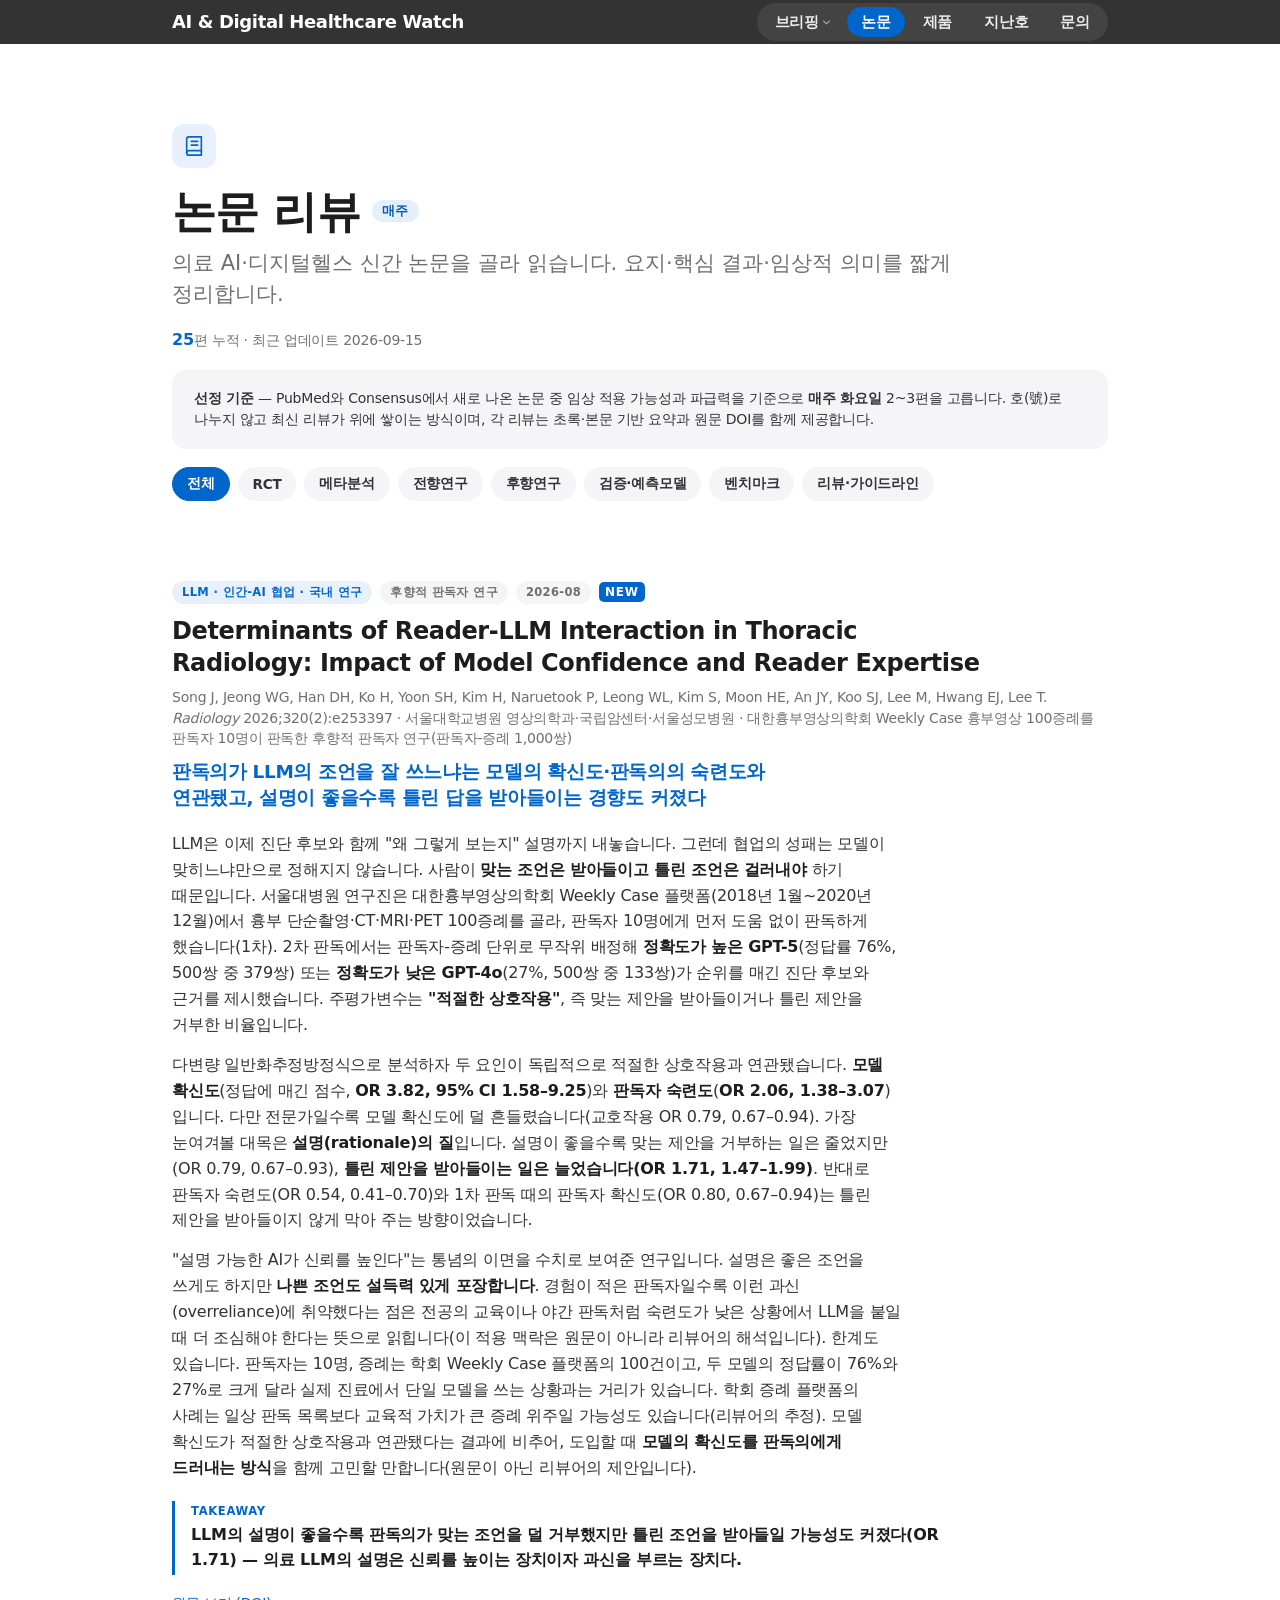
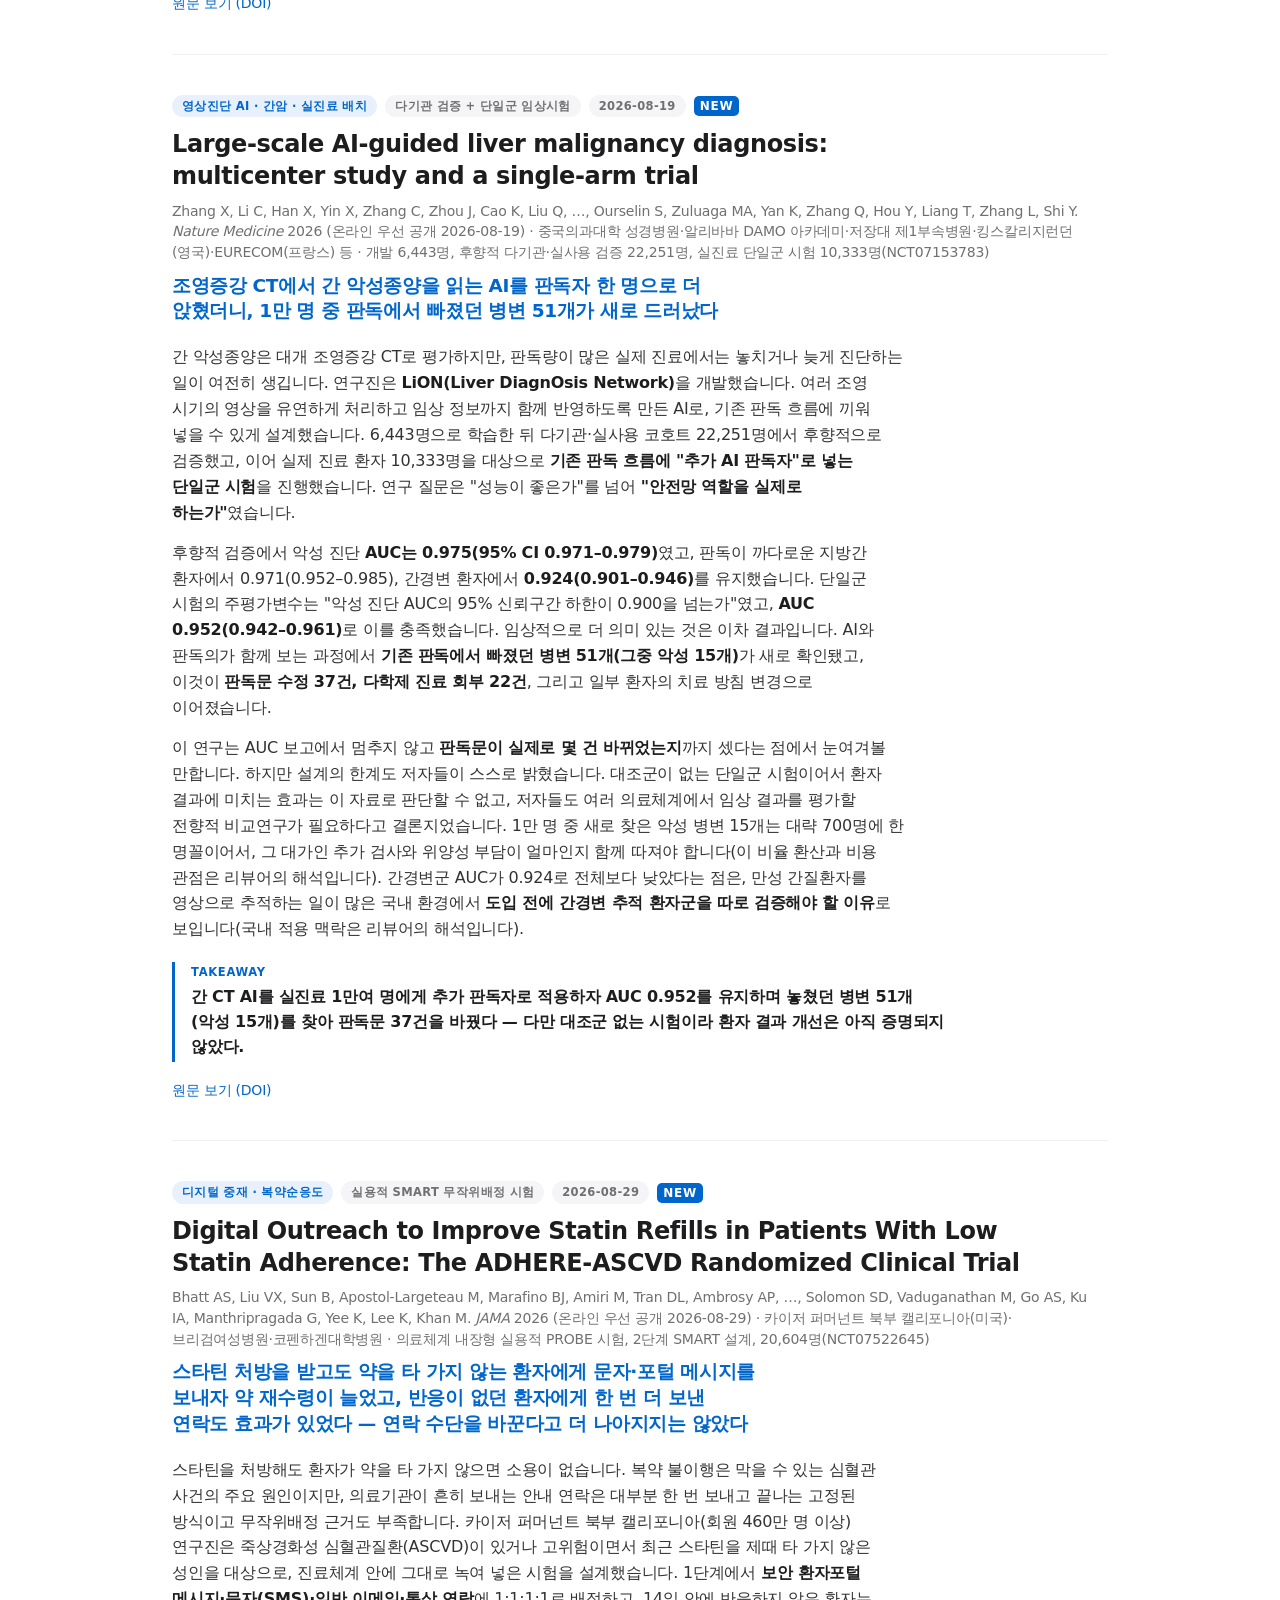
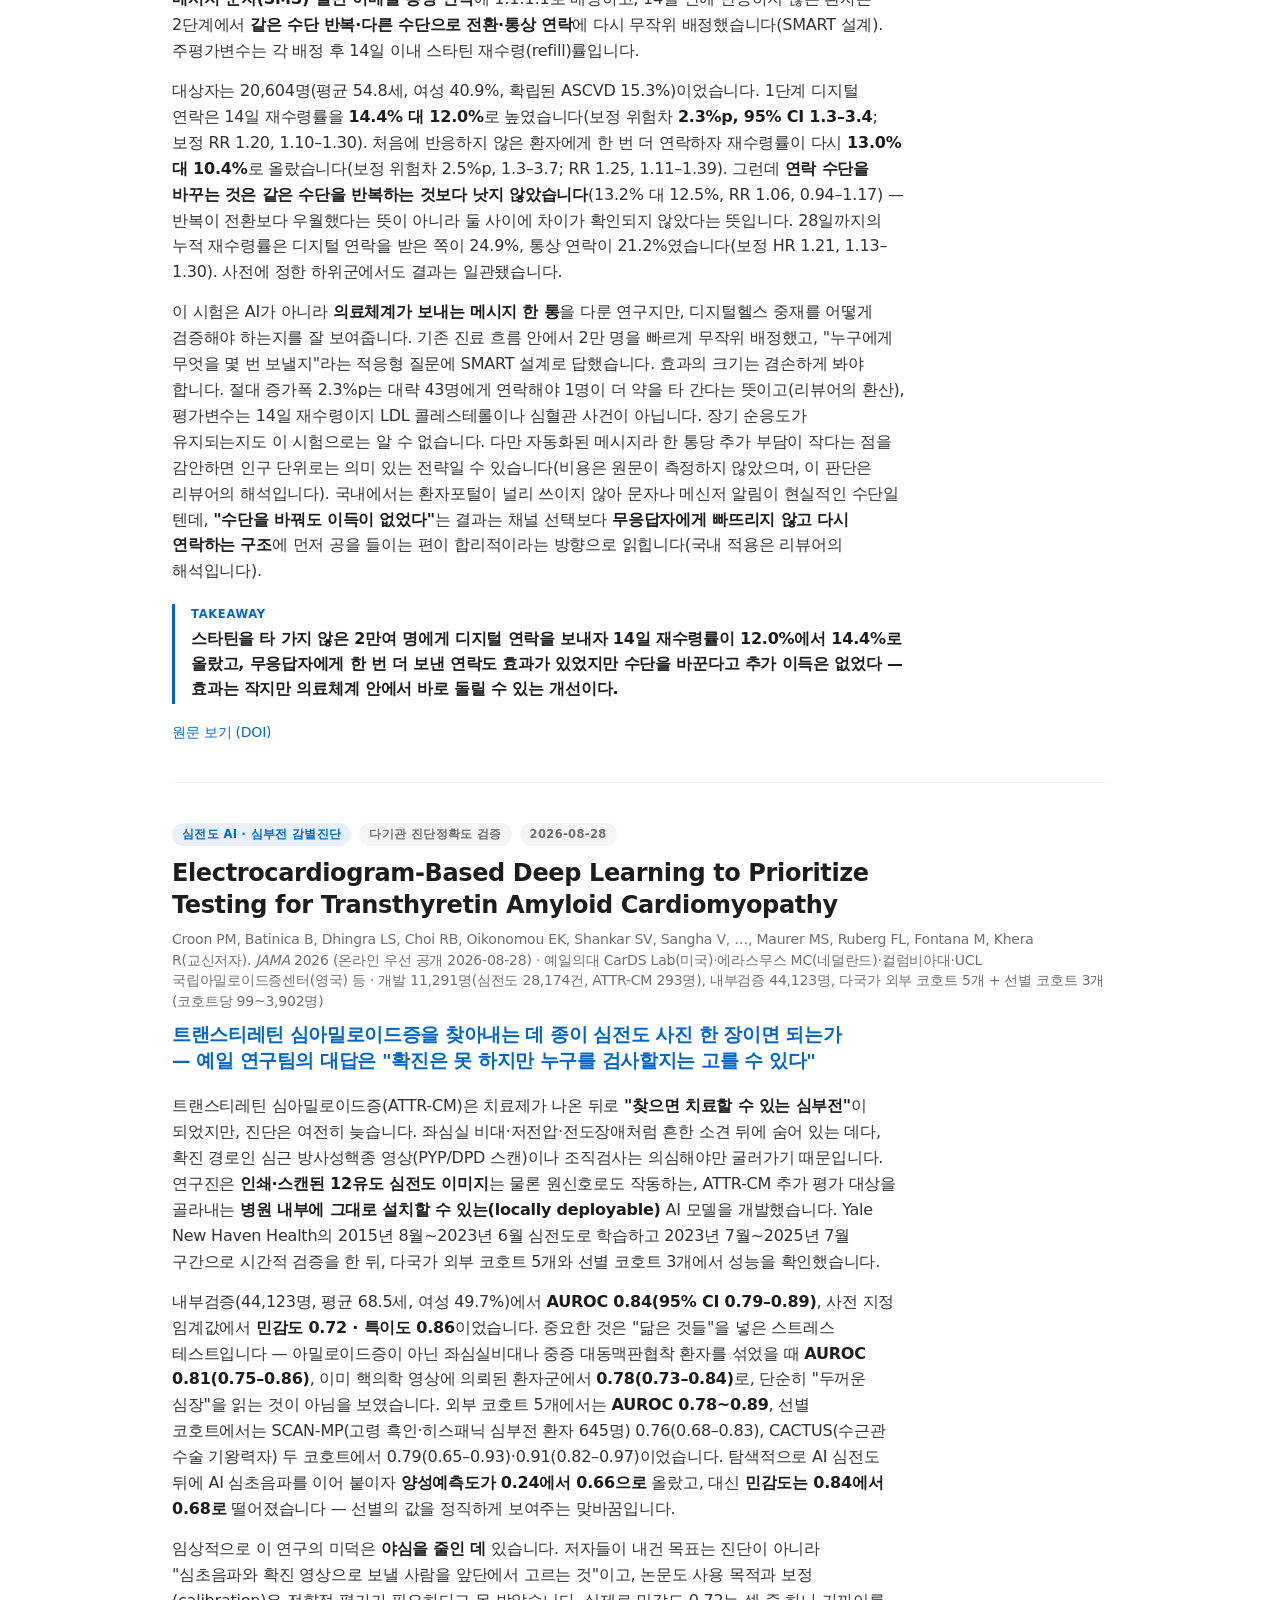
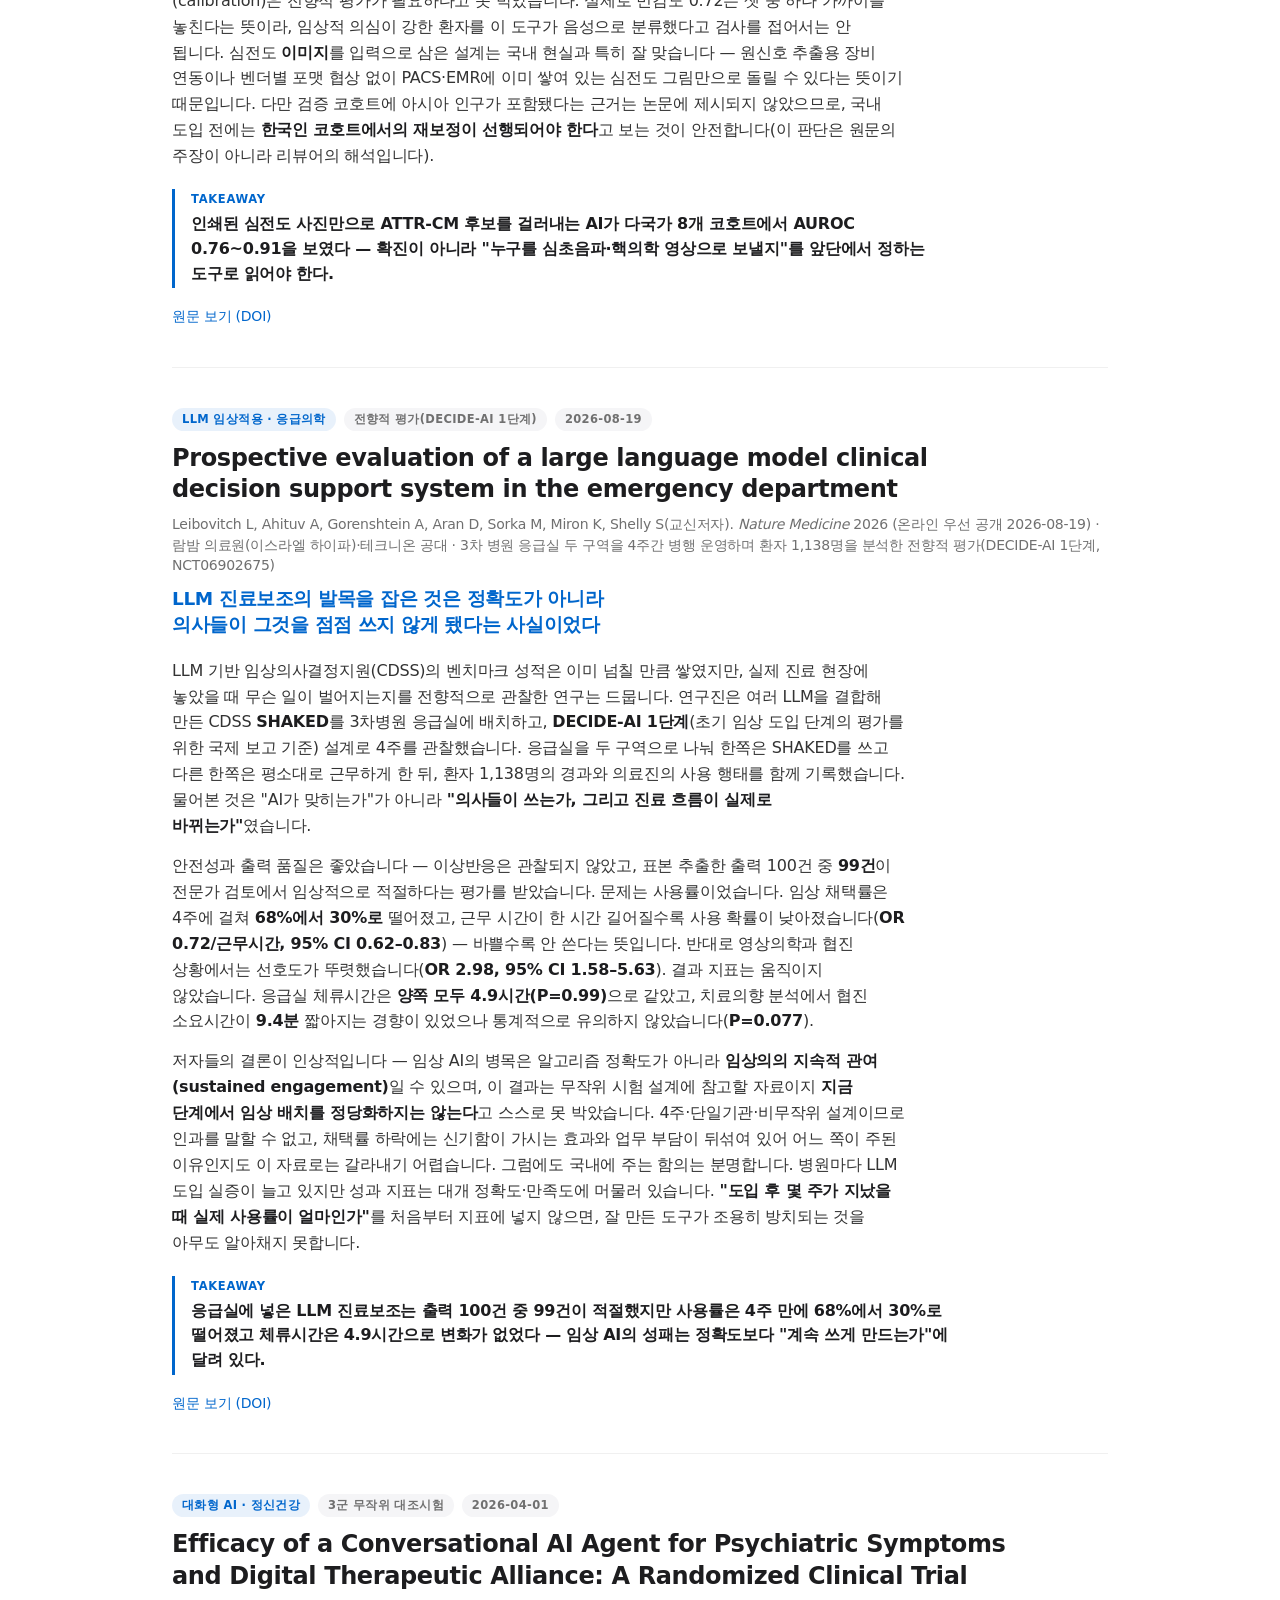
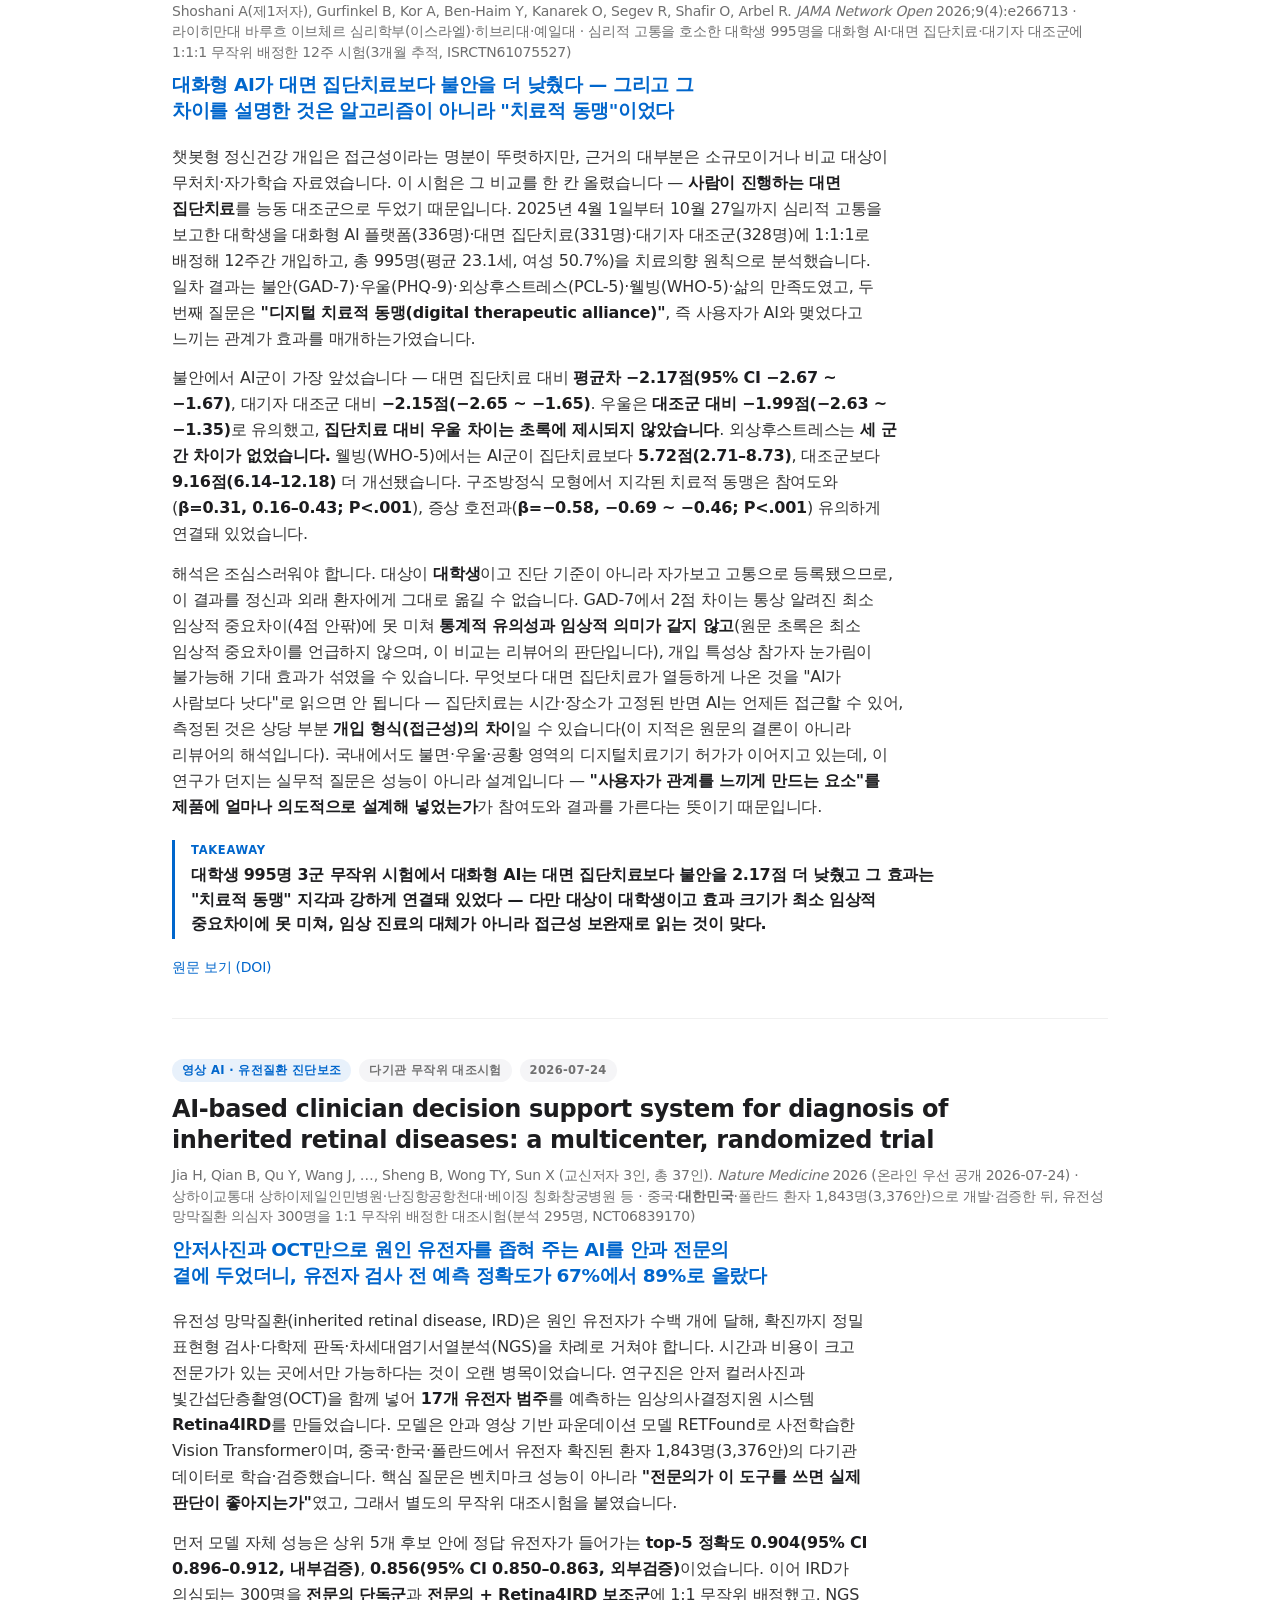
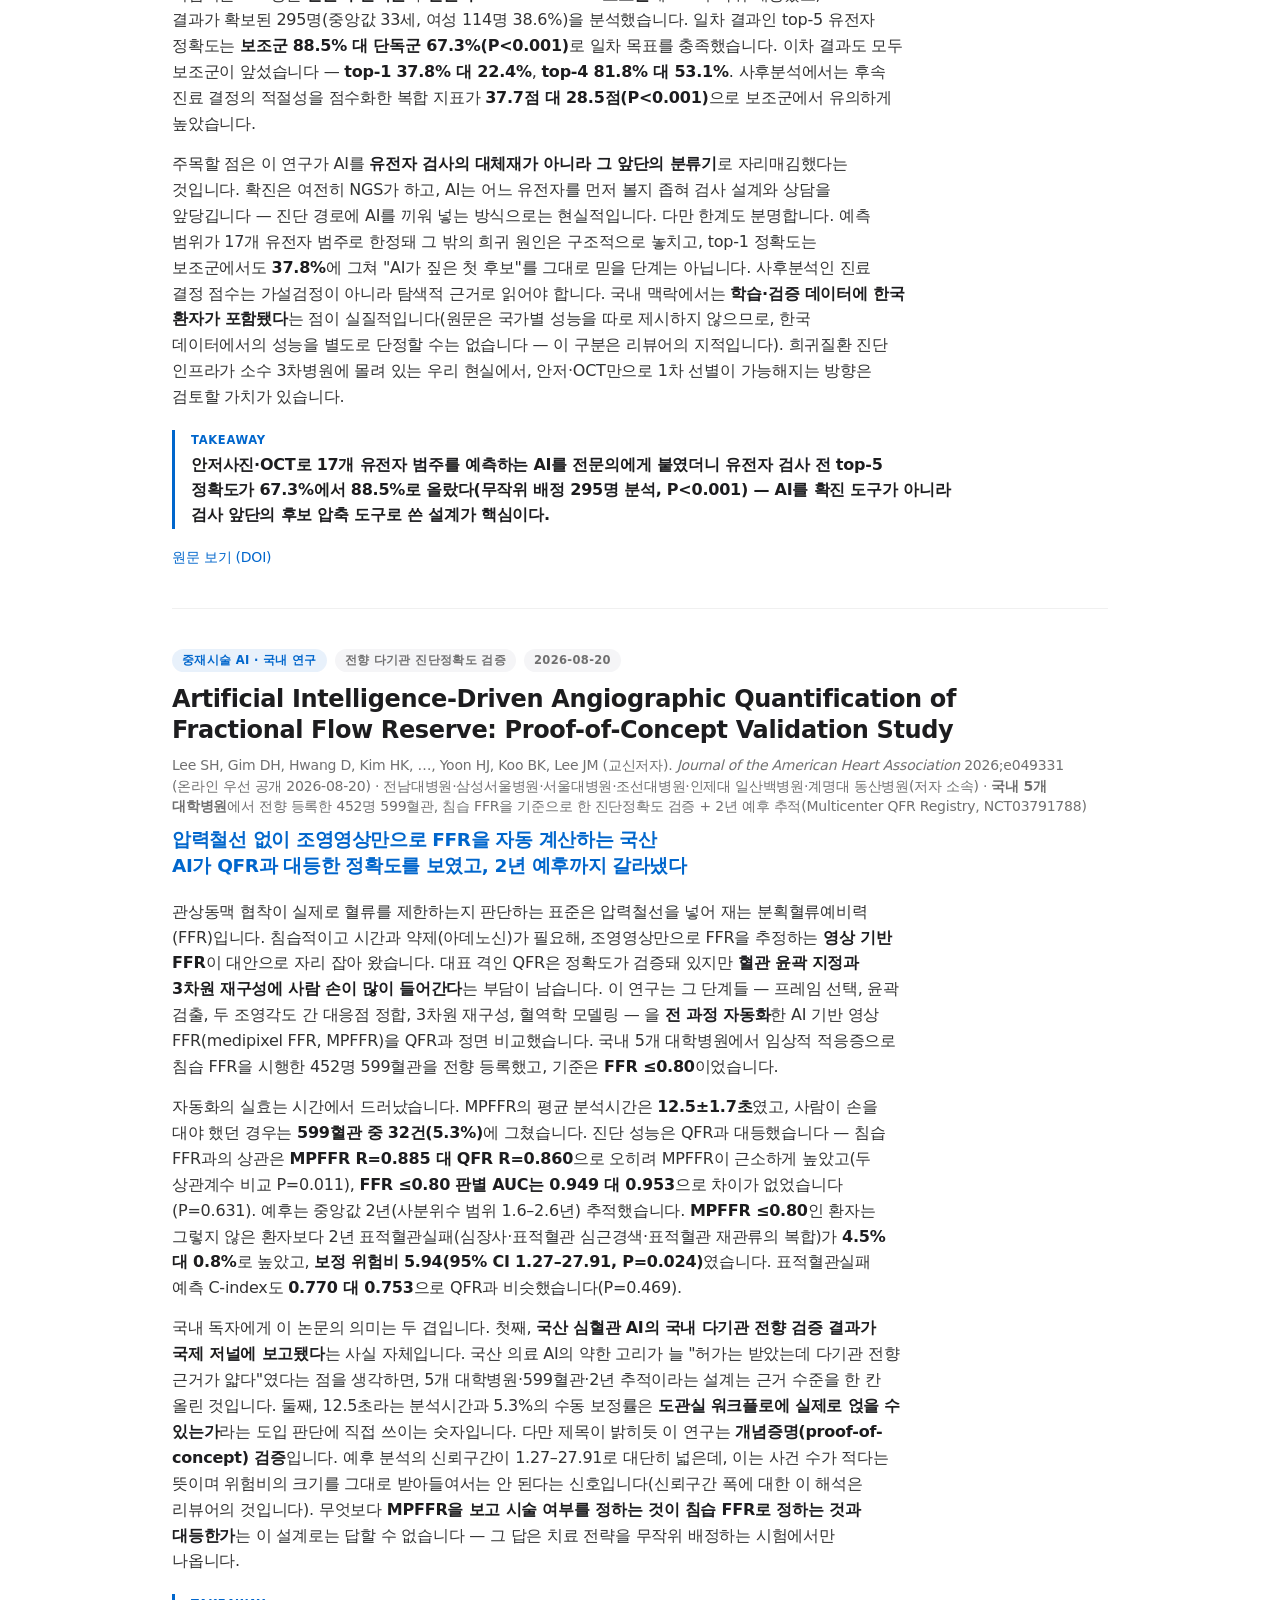
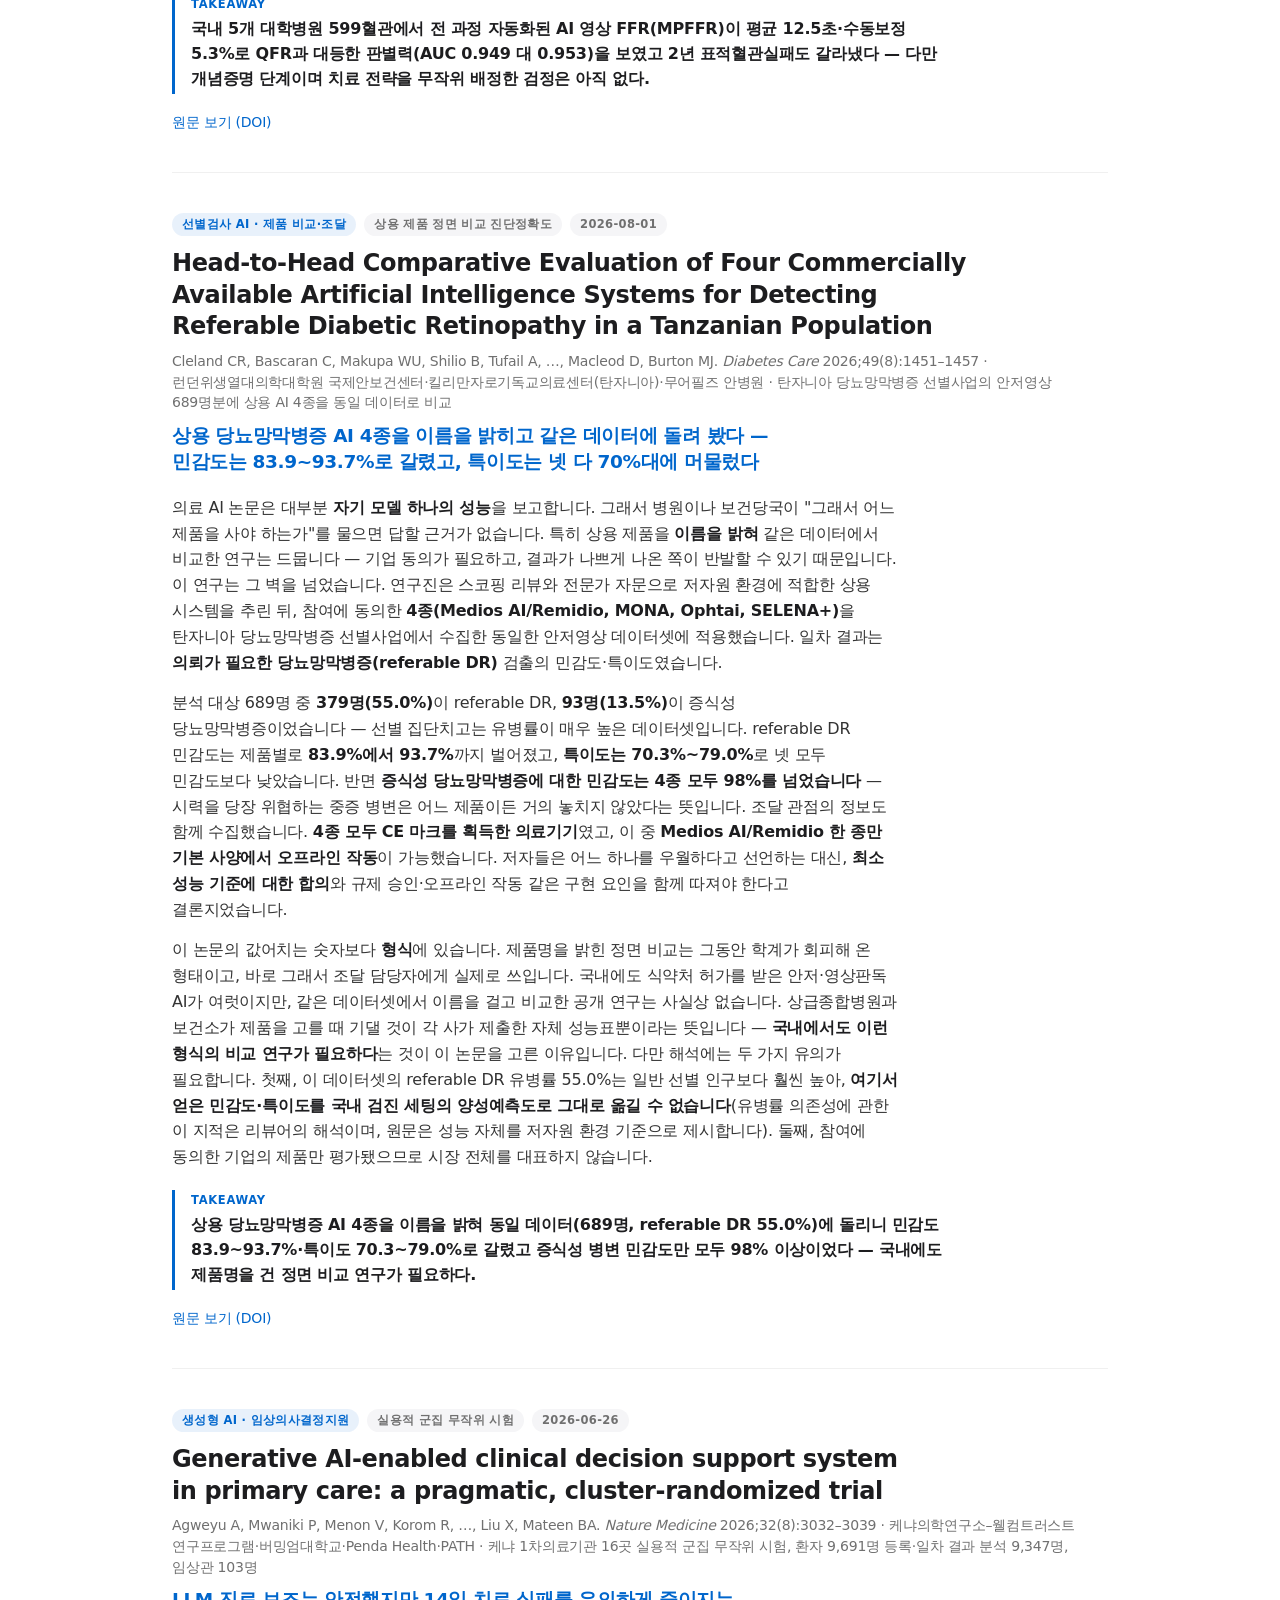
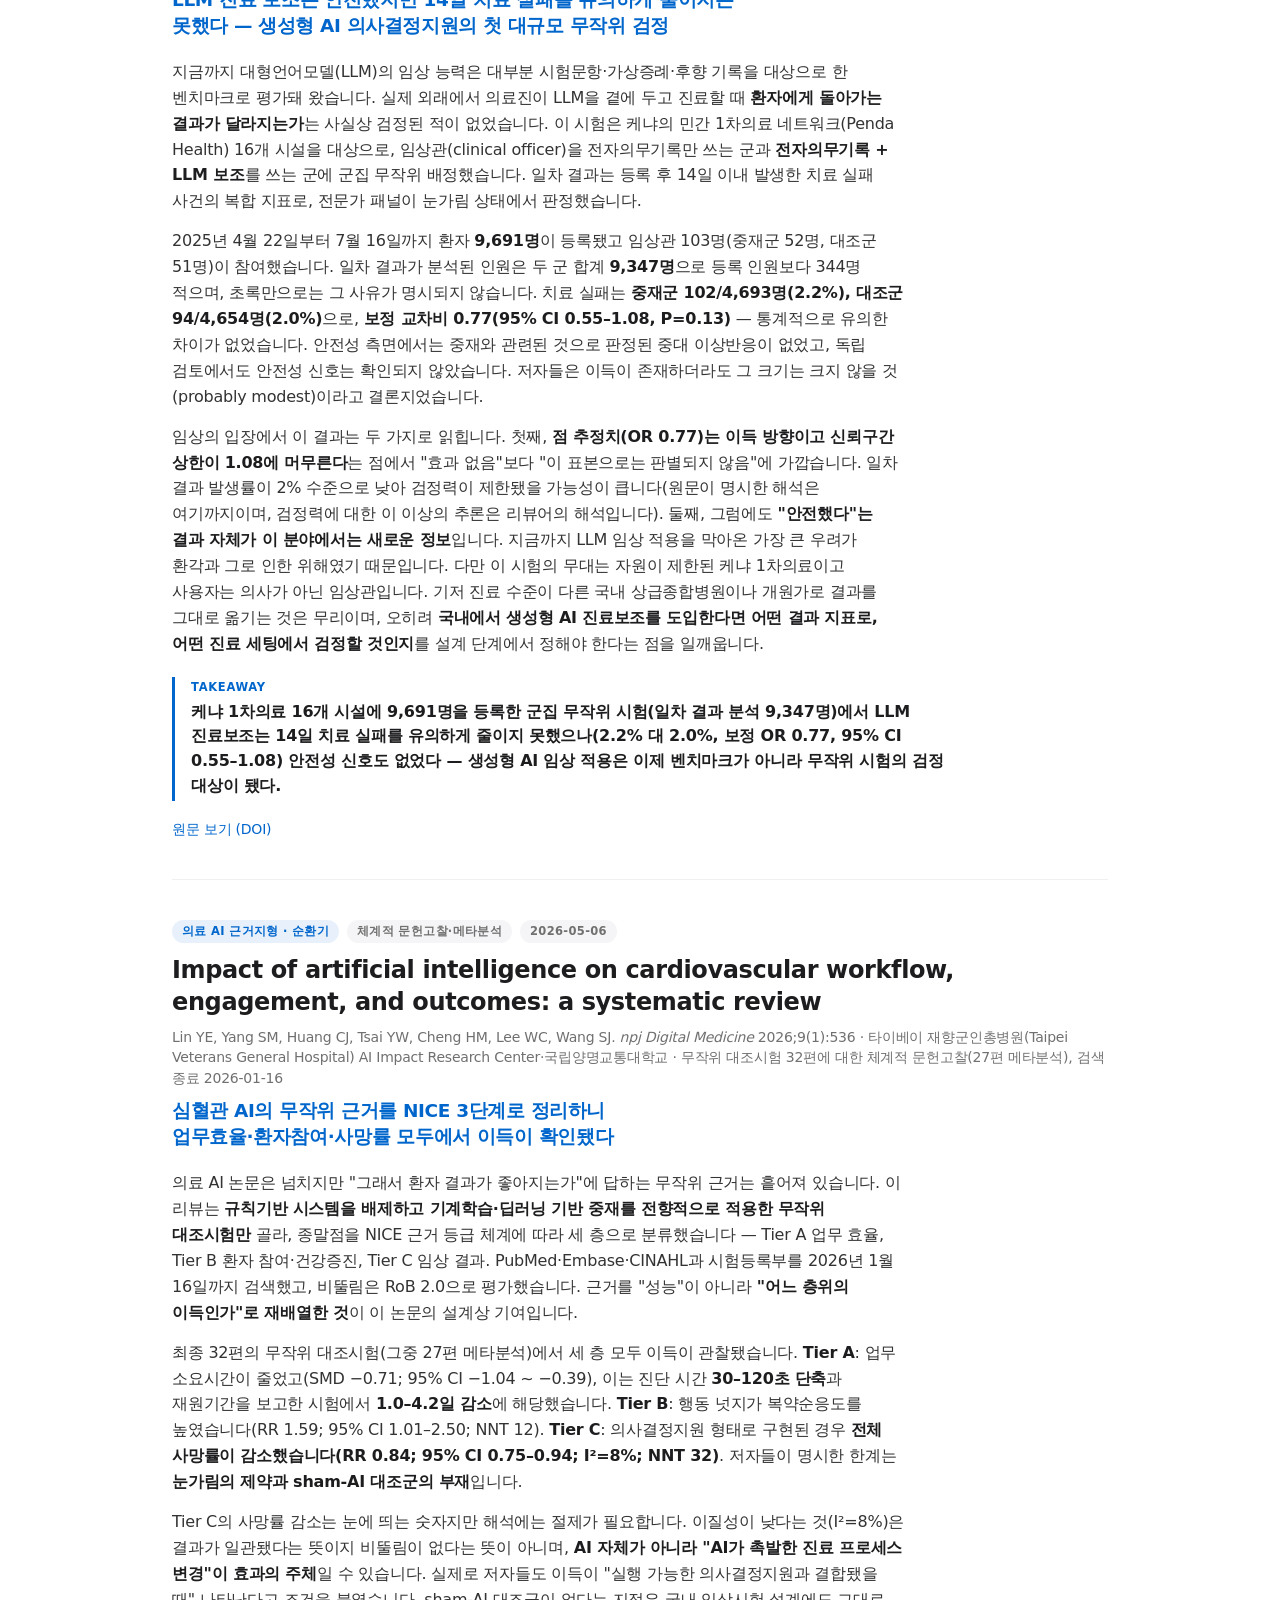
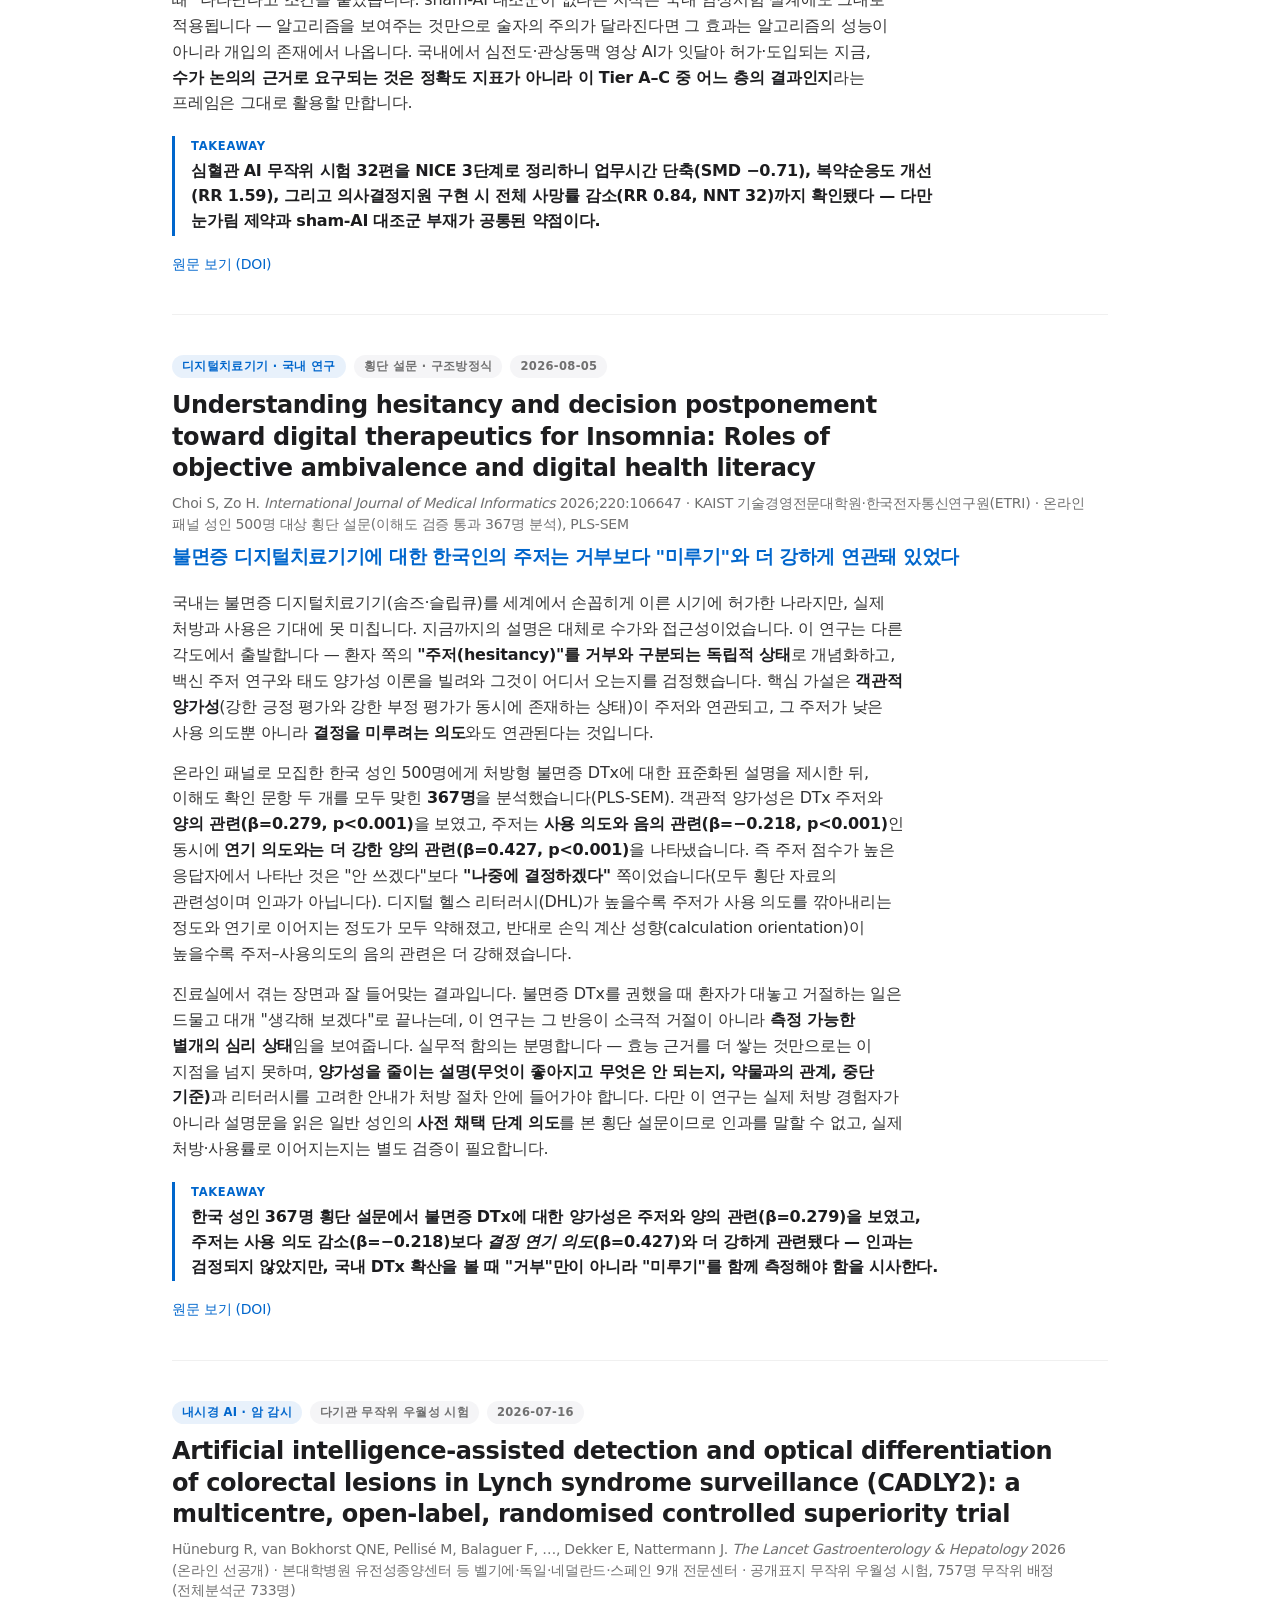
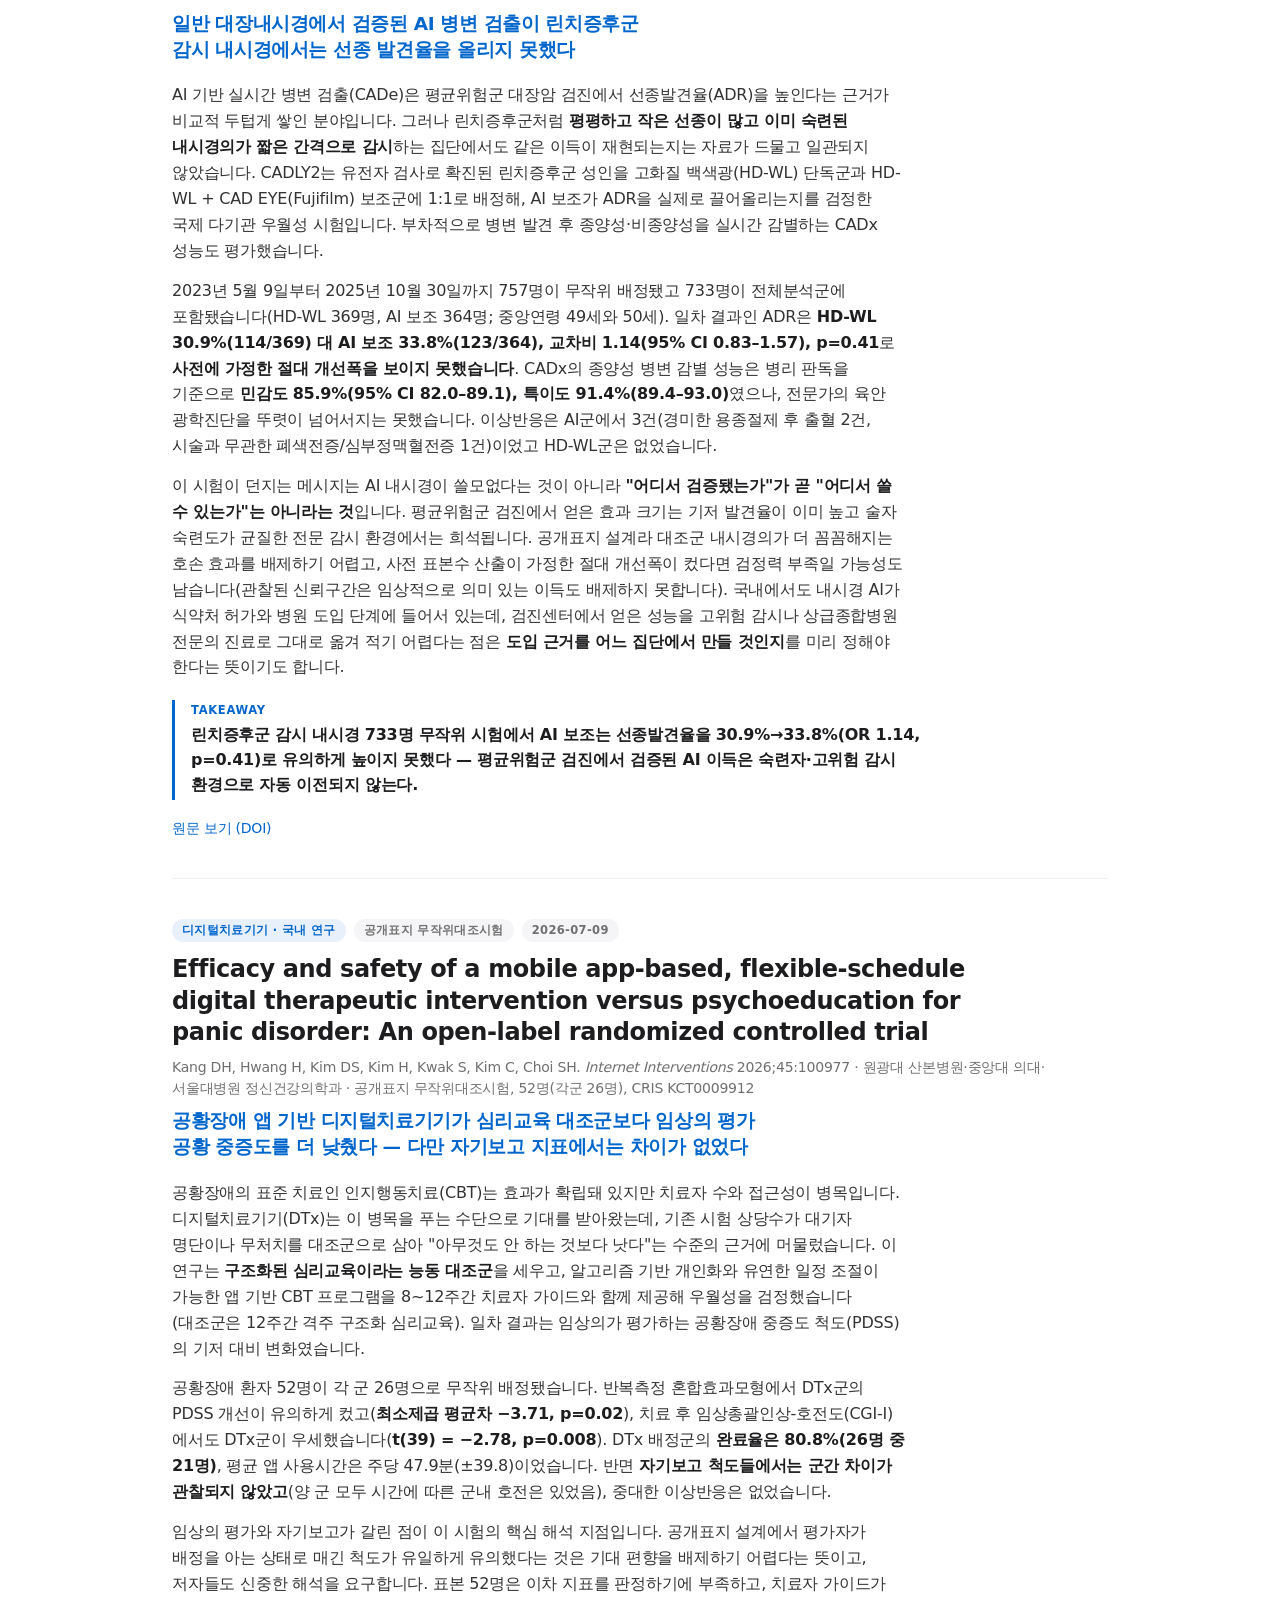
<file: papers/index.html>
<!DOCTYPE html>
<html lang="ko">
<head>
<meta charset="utf-8">
<meta name="viewport" content="width=device-width, initial-scale=1, viewport-fit=cover">
<meta name="description" content="의료 AI·디지털헬스 신간 논문 리뷰 — 매주 업데이트">
<title>논문 리뷰 — AI &amp; Digital Healthcare Watch</title>
<link rel="canonical" href="https://docgpt.ai.kr/papers/">

<!-- PWA (홈화면 설치·오프라인) -->
<link rel="manifest" href="/manifest.json?v=3">
<meta name="theme-color" content="#000000">
<link rel="icon" href="/favicon.ico?v=2" sizes="any">
<link rel="icon" href="/icon-32.png?v=2" type="image/png" sizes="32x32">
<link rel="icon" href="/icon-192.png?v=2" type="image/png" sizes="192x192">
<link rel="apple-touch-icon" href="/apple-touch-icon.png?v=2">
<meta name="apple-mobile-web-app-capable" content="yes">
<meta name="apple-mobile-web-app-status-bar-style" content="black">
<meta name="apple-mobile-web-app-title" content="DocGPT">

<!-- Open Graph -->
<meta property="og:type" content="website">
<meta property="og:site_name" content="AI &amp; Digital Healthcare Watch">
<meta property="og:locale" content="ko_KR">
<meta property="og:url" content="https://docgpt.ai.kr/papers/">
<meta property="og:title" content="논문 리뷰 — 의료 AI·디지털헬스 신간 읽기">
<meta property="og:description" content="PubMed·Consensus에서 매주 2~3편을 골라 요지·핵심 결과·임상적 의미를 짧게 정리합니다.">
<meta property="og:image" content="https://docgpt.ai.kr/og-image.jpg">
<meta property="og:image:secure_url" content="https://docgpt.ai.kr/og-image.jpg">
<meta property="og:image:type" content="image/jpeg">
<meta property="og:image:width" content="1200">
<meta property="og:image:height" content="630">
<meta name="twitter:card" content="summary_large_image">
<meta name="twitter:title" content="논문 리뷰 — 의료 AI·디지털헬스 신간 읽기">
<meta name="twitter:description" content="PubMed·Consensus에서 매주 2~3편을 골라 요지·핵심 결과·임상적 의미를 짧게 정리합니다.">
<meta name="twitter:image" content="https://docgpt.ai.kr/og-image.jpg">
<link rel="stylesheet" href="/assets/site.css?v=5">
<style>
  :root {
    --primary: #0066cc;
    --primary-focus: #0071e3;
    --ink: #1d1d1f;
    --ink-muted-80: #333333;
    --ink-muted-48: #707070;   /* 흰 4.95:1 · 파치먼트 4.55:1 (구 #7a7a7a는 3.94~4.29로 미달) */
    --hairline: #e0e0e0;
    --divider-soft: #f0f0f0;
    --canvas: #ffffff;
    --parchment: #f5f5f7;
    --font: system-ui, -apple-system, BlinkMacSystemFont, "SF Pro Text", "Apple SD Gothic Neo", "Pretendard", "Noto Sans KR", sans-serif;
  }
  *, *::before, *::after { box-sizing: border-box; }
  html { scroll-behavior: smooth; }
  body {
    margin: 0;
    background: var(--canvas);
    color: var(--ink);
    font-family: var(--font);
    font-size: 17px;
    line-height: 1.47;
    letter-spacing: -0.374px;
    word-break: keep-all;
    overflow-wrap: break-word;
    -webkit-font-smoothing: antialiased;
  }
  a { color: var(--primary); text-decoration: none; }
  a:hover { text-decoration: underline; }
  a:focus-visible { outline: 2px solid var(--primary-focus); outline-offset: 2px; border-radius: 4px; }

  

  

  

  .wrap { max-width: 980px; margin: 0 auto; padding: 80px 22px 40px; }
  .sec-badge {
    width: 44px;
    height: 44px;
    border-radius: 12px;
    display: flex;
    align-items: center;
    justify-content: center;
    margin-bottom: 20px;
    background: rgba(0, 102, 204, 0.09);
  }
  .sec-badge svg {
    width: 22px; height: 22px;
    stroke: var(--primary); stroke-width: 1.8;
    stroke-linecap: round; stroke-linejoin: round; fill: none;
  }
  h1 {
    font-size: clamp(30px, 5vw, 44px);
    font-weight: 700;
    line-height: 1.1;
    letter-spacing: -0.015em;
    margin: 0 0 12px;
  }
  .sub {
    font-size: clamp(17px, 2.5vw, 21px);
    color: var(--ink-muted-48);
    letter-spacing: 0;
    margin: 0 0 18px;
    max-width: 62ch;
  }
  .count-line {
    font-size: 14px;
    letter-spacing: -0.224px;
    color: var(--ink-muted-48);
    font-variant-numeric: tabular-nums;
    margin: 0 0 18px;
  }
  .count-line strong { color: var(--primary); font-weight: 700; font-size: 16px; }
  .policy {
    background: var(--parchment);
    border-radius: 14px;
    padding: 18px 22px;
    font-size: 14px;
    line-height: 1.55;
    letter-spacing: -0.224px;
    color: var(--ink-muted-80);
    margin-bottom: 8px;
  }

  /* ═══ 리뷰 ═══ */
  .reviews { padding-bottom: 40px; }
  .review {
    padding: 40px 0;
    border-bottom: 1px solid var(--divider-soft);
    scroll-margin-top: 60px;
  }
  .review:last-child { border-bottom: none; }
  .r-tags { display: flex; flex-wrap: wrap; gap: 8px; margin-bottom: 12px; }
  .r-tag {
    font-size: 11.5px;
    font-weight: 700;
    letter-spacing: 0.03em;
    padding: 3px 10px;
    border-radius: 100px;
    background: rgba(0, 102, 204, 0.09);
    color: var(--primary);
  }
  .r-tag.field { background: var(--parchment); color: var(--ink-muted-48); }
  .review h2 {
    font-size: clamp(19px, 2.8vw, 24px);
    font-weight: 700;
    line-height: 1.32;
    letter-spacing: -0.374px;
    margin: 0 0 8px;
    text-wrap: balance;
  }
  .r-meta {
    font-size: 14px;
    letter-spacing: -0.224px;
    color: var(--ink-muted-48);
    margin: 0 0 10px;
  }
  .r-meta em { font-style: italic; }
  .r-kr {
    font-size: clamp(16px, 2.2vw, 18.5px);
    font-weight: 600;
    line-height: 1.4;
    letter-spacing: -0.374px;
    color: var(--primary);
    margin: 0 0 20px;
    max-width: 62ch;
    text-wrap: balance;
  }
  .review p.body {
    font-size: 16px;
    line-height: 1.62;
    letter-spacing: -0.224px;
    color: var(--ink-muted-80);
    margin: 0 0 14px;
    max-width: 72ch;
  }
  .review p.body strong { color: var(--ink); font-weight: 600; }
  .r-takeaway {
    border-left: 3px solid var(--primary);
    padding: 2px 0 2px 16px;
    margin: 20px 0 18px;
    max-width: 72ch;
  }
  .r-takeaway .t-label {
    display: block;
    font-size: 11.5px;
    font-weight: 700;
    letter-spacing: 0.06em;
    color: var(--primary);
    margin-bottom: 4px;
  }
  .r-takeaway p {
    margin: 0;
    font-size: 16px;
    line-height: 1.55;
    letter-spacing: -0.224px;
    color: var(--ink);
    font-weight: 600;
  }
  .r-link { font-size: 14px; letter-spacing: -0.224px; }

  footer {
    background: var(--parchment);
    padding: 40px 22px;
    font-size: 12px;
    line-height: 1.6;
    letter-spacing: -0.12px;
    color: var(--ink-muted-48);
  }
  footer div { max-width: 980px; margin: 0 auto; }
  footer p { margin: 0 0 6px; max-width: 76ch; }

  @media (prefers-reduced-motion: reduce) {
    html { scroll-behavior: auto; }
  }

  @media (max-width: 640px) {
    
    .wrap { padding-left: 18px; padding-right: 18px; }
  }

  /* ═══ 연구유형 필터 ═══ */
  .p-filter { display: flex; flex-wrap: wrap; gap: 8px; margin: 18px 0 0; }
  .p-filter .chip {
    font-family: inherit;
    font-size: 13.5px;
    font-weight: 600;
    letter-spacing: -0.224px;
    color: var(--ink-muted-80);
    background: var(--parchment);
    border: 1px solid transparent;
    border-radius: 9999px;
    padding: 7px 14px;
    cursor: pointer;
    transition: background 0.2s, color 0.2s, border-color 0.2s;
  }
  .p-filter .chip:hover { border-color: var(--hairline); }
  .p-filter .chip.on { background: var(--primary); color: #ffffff; border-color: var(--primary); }
  .p-empty {
    font-size: 15px;
    color: var(--ink-muted-48);
    letter-spacing: -0.224px;
    margin: 26px 0 0;
  }

</style>
</head>
<body>

<header class="gnav">
  <div class="gnav-inner">
    <div class="brand">
      <a class="wordmark" href="/">AI &amp; Digital Healthcare Watch</a>
    </div>
    <nav>
      <span class="menu-wrap">
        <a href="/" aria-haspopup="true" aria-expanded="false">브리핑</a>
        <span class="dropdown" role="menu">
          <a href="/#news">동향</a>
          <a href="/#llm">LLM 브리핑</a>
          <a href="/#highlights">월간 핵심</a>
          <a href="/#keyword">월간 키워드</a>
          <a href="/#timeline">타임라인</a>
          <a href="/#academia">학회 일정</a>
        </span>
      </span>
      <a class="current" href="/papers/">논문</a>
      <a href="/products/">제품</a>
      <a href="/archive/">지난호</a>
      <a href="/about/">문의</a>
    </nav>
  </div>
</header>

<div class="wrap">
  <div class="sec-badge"><svg viewBox="0 0 24 24" aria-hidden="true"><path d="M4 19.5A2.5 2.5 0 0 1 6.5 17H20"/><path d="M6.5 2H20v20H6.5A2.5 2.5 0 0 1 4 19.5v-15A2.5 2.5 0 0 1 6.5 2z"/><line x1="9" y1="7" x2="16" y2="7"/><line x1="9" y1="11" x2="16" y2="11"/></svg></div>
  <h1>논문 리뷰<span class="cadence">매주</span></h1>
  <p class="sub">의료 AI·디지털헬스 신간 논문을 골라 읽습니다. 요지·핵심 결과·임상적 의미를 짧게 정리합니다.</p>
  <p class="count-line"><strong id="review-count">19</strong>편 누적 · 최근 업데이트 2026-09-15</p>
  <div class="policy">
    <strong>선정 기준</strong> — PubMed와 Consensus에서 새로 나온 논문 중 임상 적용 가능성과 파급력을 기준으로 <strong>매주 화요일</strong> 2~3편을 고릅니다. 호(號)로 나누지 않고 최신 리뷰가 위에 쌓이는 방식이며, 각 리뷰는 초록·본문 기반 요약과 원문 DOI를 함께 제공합니다.
  </div>
  <div class="p-filter" id="paper-filter" role="group" aria-label="연구유형 필터">
    <button type="button" class="chip on" data-filter="all">전체</button>
    <button type="button" class="chip" data-filter="rct">RCT</button>
    <button type="button" class="chip" data-filter="meta">메타분석</button>
    <button type="button" class="chip" data-filter="prospective">전향연구</button>
    <button type="button" class="chip" data-filter="retrospective">후향연구</button>
    <button type="button" class="chip" data-filter="validation">검증·예측모델</button>
    <button type="button" class="chip" data-filter="benchmark">벤치마크</button>
    <button type="button" class="chip" data-filter="review">리뷰·가이드라인</button>
  </div>
  <p class="p-empty" id="paper-empty" hidden>이 유형의 리뷰는 아직 없습니다.</p>
</div>

<div class="wrap reviews" style="padding-top: 0;">

  <!-- 새 리뷰는 이 위치(맨 위)에 추가합니다 -->

  <article class="review" id="snuh-reader-llm-interaction-thoracic" data-type="retrospective" data-added="2026-09-15">
    <div class="r-tags">
      <span class="r-tag">LLM · 인간-AI 협업 · 국내 연구</span>
      <span class="r-tag field">후향적 판독자 연구</span>
      <span class="r-tag field">2026-08</span>
    </div>
    <h2>Determinants of Reader-LLM Interaction in Thoracic Radiology: Impact of Model Confidence and Reader Expertise</h2>
    <p class="r-meta">Song J, Jeong WG, Han DH, Ko H, Yoon SH, Kim H, Naruetook P, Leong WL, Kim S, Moon HE, An JY, Koo SJ, Lee M, Hwang EJ, Lee T. <em>Radiology</em> 2026;320(2):e253397 · 서울대학교병원 영상의학과·국립암센터·서울성모병원 · 대한흉부영상의학회 Weekly Case 흉부영상 100증례를 판독자 10명이 판독한 후향적 판독자 연구(판독자-증례 1,000쌍)</p>
    <p class="r-kr">판독의가 LLM의 조언을 잘 쓰느냐는 모델의 확신도·판독의의 숙련도와 연관됐고, 설명이 좋을수록 틀린 답을 받아들이는 경향도 커졌다</p>
    <p class="body">LLM은 이제 진단 후보와 함께 "왜 그렇게 보는지" 설명까지 내놓습니다. 그런데 협업의 성패는 모델이 맞히느냐만으로 정해지지 않습니다. 사람이 <strong>맞는 조언은 받아들이고 틀린 조언은 걸러내야</strong> 하기 때문입니다. 서울대병원 연구진은 대한흉부영상의학회 Weekly Case 플랫폼(2018년 1월~2020년 12월)에서 흉부 단순촬영·CT·MRI·PET 100증례를 골라, 판독자 10명에게 먼저 도움 없이 판독하게 했습니다(1차). 2차 판독에서는 판독자-증례 단위로 무작위 배정해 <strong>정확도가 높은 GPT-5</strong>(정답률 76%, 500쌍 중 379쌍) 또는 <strong>정확도가 낮은 GPT-4o</strong>(27%, 500쌍 중 133쌍)가 순위를 매긴 진단 후보와 근거를 제시했습니다. 주평가변수는 <strong>"적절한 상호작용"</strong>, 즉 맞는 제안을 받아들이거나 틀린 제안을 거부한 비율입니다.</p>
    <p class="body">다변량 일반화추정방정식으로 분석하자 두 요인이 독립적으로 적절한 상호작용과 연관됐습니다. <strong>모델 확신도</strong>(정답에 매긴 점수, <strong>OR 3.82, 95% CI 1.58–9.25</strong>)와 <strong>판독자 숙련도</strong>(<strong>OR 2.06, 1.38–3.07</strong>)입니다. 다만 전문가일수록 모델 확신도에 덜 흔들렸습니다(교호작용 OR 0.79, 0.67–0.94). 가장 눈여겨볼 대목은 <strong>설명(rationale)의 질</strong>입니다. 설명이 좋을수록 맞는 제안을 거부하는 일은 줄었지만(OR 0.79, 0.67–0.93), <strong>틀린 제안을 받아들이는 일은 늘었습니다(OR 1.71, 1.47–1.99)</strong>. 반대로 판독자 숙련도(OR 0.54, 0.41–0.70)와 1차 판독 때의 판독자 확신도(OR 0.80, 0.67–0.94)는 틀린 제안을 받아들이지 않게 막아 주는 방향이었습니다.</p>
    <p class="body">"설명 가능한 AI가 신뢰를 높인다"는 통념의 이면을 수치로 보여준 연구입니다. 설명은 좋은 조언을 쓰게도 하지만 <strong>나쁜 조언도 설득력 있게 포장합니다</strong>. 경험이 적은 판독자일수록 이런 과신(overreliance)에 취약했다는 점은 전공의 교육이나 야간 판독처럼 숙련도가 낮은 상황에서 LLM을 붙일 때 더 조심해야 한다는 뜻으로 읽힙니다(이 적용 맥락은 원문이 아니라 리뷰어의 해석입니다). 한계도 있습니다. 판독자는 10명, 증례는 학회 Weekly Case 플랫폼의 100건이고, 두 모델의 정답률이 76%와 27%로 크게 달라 실제 진료에서 단일 모델을 쓰는 상황과는 거리가 있습니다. 학회 증례 플랫폼의 사례는 일상 판독 목록보다 교육적 가치가 큰 증례 위주일 가능성도 있습니다(리뷰어의 추정). 모델 확신도가 적절한 상호작용과 연관됐다는 결과에 비추어, 도입할 때 <strong>모델의 확신도를 판독의에게 드러내는 방식</strong>을 함께 고민할 만합니다(원문이 아닌 리뷰어의 제안입니다).</p>
    <div class="r-takeaway">
      <span class="t-label">TAKEAWAY</span>
      <p>LLM의 설명이 좋을수록 판독의가 맞는 조언을 덜 거부했지만 틀린 조언을 받아들일 가능성도 커졌다(OR 1.71) — 의료 LLM의 설명은 신뢰를 높이는 장치이자 과신을 부르는 장치다.</p>
    </div>
    <div class="r-link"><a href="https://doi.org/10.1148/radiol.253397" target="_blank" rel="noopener">원문 보기 (DOI)</a></div>
  </article>

  <article class="review" id="lion-liver-ct-ai-single-arm-trial" data-type="validation" data-added="2026-09-15">
    <div class="r-tags">
      <span class="r-tag">영상진단 AI · 간암 · 실진료 배치</span>
      <span class="r-tag field">다기관 검증 + 단일군 임상시험</span>
      <span class="r-tag field">2026-08-19</span>
    </div>
    <h2>Large-scale AI-guided liver malignancy diagnosis: multicenter study and a single-arm trial</h2>
    <p class="r-meta">Zhang X, Li C, Han X, Yin X, Zhang C, Zhou J, Cao K, Liu Q, &hellip;, Ourselin S, Zuluaga MA, Yan K, Zhang Q, Hou Y, Liang T, Zhang L, Shi Y. <em>Nature Medicine</em> 2026 (온라인 우선 공개 2026-08-19) · 중국의과대학 성경병원·알리바바 DAMO 아카데미·저장대 제1부속병원·킹스칼리지런던(영국)·EURECOM(프랑스) 등 · 개발 6,443명, 후향적 다기관·실사용 검증 22,251명, 실진료 단일군 시험 10,333명(NCT07153783)</p>
    <p class="r-kr">조영증강 CT에서 간 악성종양을 읽는 AI를 판독자 한 명으로 더 앉혔더니, 1만 명 중 판독에서 빠졌던 병변 51개가 새로 드러났다</p>
    <p class="body">간 악성종양은 대개 조영증강 CT로 평가하지만, 판독량이 많은 실제 진료에서는 놓치거나 늦게 진단하는 일이 여전히 생깁니다. 연구진은 <strong>LiON(Liver DiagnOsis Network)</strong>을 개발했습니다. 여러 조영 시기의 영상을 유연하게 처리하고 임상 정보까지 함께 반영하도록 만든 AI로, 기존 판독 흐름에 끼워 넣을 수 있게 설계했습니다. 6,443명으로 학습한 뒤 다기관·실사용 코호트 22,251명에서 후향적으로 검증했고, 이어 실제 진료 환자 10,333명을 대상으로 <strong>기존 판독 흐름에 "추가 AI 판독자"로 넣는 단일군 시험</strong>을 진행했습니다. 연구 질문은 "성능이 좋은가"를 넘어 <strong>"안전망 역할을 실제로 하는가"</strong>였습니다.</p>
    <p class="body">후향적 검증에서 악성 진단 <strong>AUC는 0.975(95% CI 0.971–0.979)</strong>였고, 판독이 까다로운 지방간 환자에서 0.971(0.952–0.985), 간경변 환자에서 <strong>0.924(0.901–0.946)</strong>를 유지했습니다. 단일군 시험의 주평가변수는 "악성 진단 AUC의 95% 신뢰구간 하한이 0.900을 넘는가"였고, <strong>AUC 0.952(0.942–0.961)</strong>로 이를 충족했습니다. 임상적으로 더 의미 있는 것은 이차 결과입니다. AI와 판독의가 함께 보는 과정에서 <strong>기존 판독에서 빠졌던 병변 51개(그중 악성 15개)</strong>가 새로 확인됐고, 이것이 <strong>판독문 수정 37건, 다학제 진료 회부 22건</strong>, 그리고 일부 환자의 치료 방침 변경으로 이어졌습니다.</p>
    <p class="body">이 연구는 AUC 보고에서 멈추지 않고 <strong>판독문이 실제로 몇 건 바뀌었는지</strong>까지 셌다는 점에서 눈여겨볼 만합니다. 하지만 설계의 한계도 저자들이 스스로 밝혔습니다. 대조군이 없는 단일군 시험이어서 환자 결과에 미치는 효과는 이 자료로 판단할 수 없고, 저자들도 여러 의료체계에서 임상 결과를 평가할 전향적 비교연구가 필요하다고 결론지었습니다. 1만 명 중 새로 찾은 악성 병변 15개는 대략 700명에 한 명꼴이어서, 그 대가인 추가 검사와 위양성 부담이 얼마인지 함께 따져야 합니다(이 비율 환산과 비용 관점은 리뷰어의 해석입니다). 간경변군 AUC가 0.924로 전체보다 낮았다는 점은, 만성 간질환자를 영상으로 추적하는 일이 많은 국내 환경에서 <strong>도입 전에 간경변 추적 환자군을 따로 검증해야 할 이유</strong>로 보입니다(국내 적용 맥락은 리뷰어의 해석입니다).</p>
    <div class="r-takeaway">
      <span class="t-label">TAKEAWAY</span>
      <p>간 CT AI를 실진료 1만여 명에게 추가 판독자로 적용하자 AUC 0.952를 유지하며 놓쳤던 병변 51개(악성 15개)를 찾아 판독문 37건을 바꿨다 — 다만 대조군 없는 시험이라 환자 결과 개선은 아직 증명되지 않았다.</p>
    </div>
    <div class="r-link"><a href="https://doi.org/10.1038/s41591-026-04589-y" target="_blank" rel="noopener">원문 보기 (DOI)</a></div>
  </article>

  <article class="review" id="adhere-ascvd-digital-outreach-smart" data-type="rct" data-added="2026-09-15">
    <div class="r-tags">
      <span class="r-tag">디지털 중재 · 복약순응도</span>
      <span class="r-tag field">실용적 SMART 무작위배정 시험</span>
      <span class="r-tag field">2026-08-29</span>
    </div>
    <h2>Digital Outreach to Improve Statin Refills in Patients With Low Statin Adherence: The ADHERE-ASCVD Randomized Clinical Trial</h2>
    <p class="r-meta">Bhatt AS, Liu VX, Sun B, Apostol-Largeteau M, Marafino BJ, Amiri M, Tran DL, Ambrosy AP, &hellip;, Solomon SD, Vaduganathan M, Go AS, Ku IA, Manthripragada G, Yee K, Lee K, Khan M. <em>JAMA</em> 2026 (온라인 우선 공개 2026-08-29) · 카이저 퍼머넌트 북부 캘리포니아(미국)·브리검여성병원·코펜하겐대학병원 · 의료체계 내장형 실용적 PROBE 시험, 2단계 SMART 설계, 20,604명(NCT07522645)</p>
    <p class="r-kr">스타틴 처방을 받고도 약을 타 가지 않는 환자에게 문자·포털 메시지를 보내자 약 재수령이 늘었고, 반응이 없던 환자에게 한 번 더 보낸 연락도 효과가 있었다 — 연락 수단을 바꾼다고 더 나아지지는 않았다</p>
    <p class="body">스타틴을 처방해도 환자가 약을 타 가지 않으면 소용이 없습니다. 복약 불이행은 막을 수 있는 심혈관 사건의 주요 원인이지만, 의료기관이 흔히 보내는 안내 연락은 대부분 한 번 보내고 끝나는 고정된 방식이고 무작위배정 근거도 부족합니다. 카이저 퍼머넌트 북부 캘리포니아(회원 460만 명 이상) 연구진은 죽상경화성 심혈관질환(ASCVD)이 있거나 고위험이면서 최근 스타틴을 제때 타 가지 않은 성인을 대상으로, 진료체계 안에 그대로 녹여 넣은 시험을 설계했습니다. 1단계에서 <strong>보안 환자포털 메시지·문자(SMS)·일반 이메일·통상 연락</strong>에 1:1:1:1로 배정하고, 14일 안에 반응하지 않은 환자는 2단계에서 <strong>같은 수단 반복·다른 수단으로 전환·통상 연락</strong>에 다시 무작위 배정했습니다(SMART 설계). 주평가변수는 각 배정 후 14일 이내 스타틴 재수령(refill)률입니다.</p>
    <p class="body">대상자는 20,604명(평균 54.8세, 여성 40.9%, 확립된 ASCVD 15.3%)이었습니다. 1단계 디지털 연락은 14일 재수령률을 <strong>14.4% 대 12.0%</strong>로 높였습니다(보정 위험차 <strong>2.3%p, 95% CI 1.3–3.4</strong>; 보정 RR 1.20, 1.10–1.30). 처음에 반응하지 않은 환자에게 한 번 더 연락하자 재수령률이 다시 <strong>13.0% 대 10.4%</strong>로 올랐습니다(보정 위험차 2.5%p, 1.3–3.7; RR 1.25, 1.11–1.39). 그런데 <strong>연락 수단을 바꾸는 것은 같은 수단을 반복하는 것보다 낫지 않았습니다</strong>(13.2% 대 12.5%, RR 1.06, 0.94–1.17) — 반복이 전환보다 우월했다는 뜻이 아니라 둘 사이에 차이가 확인되지 않았다는 뜻입니다. 28일까지의 누적 재수령률은 디지털 연락을 받은 쪽이 24.9%, 통상 연락이 21.2%였습니다(보정 HR 1.21, 1.13–1.30). 사전에 정한 하위군에서도 결과는 일관됐습니다.</p>
    <p class="body">이 시험은 AI가 아니라 <strong>의료체계가 보내는 메시지 한 통</strong>을 다룬 연구지만, 디지털헬스 중재를 어떻게 검증해야 하는지를 잘 보여줍니다. 기존 진료 흐름 안에서 2만 명을 빠르게 무작위 배정했고, "누구에게 무엇을 몇 번 보낼지"라는 적응형 질문에 SMART 설계로 답했습니다. 효과의 크기는 겸손하게 봐야 합니다. 절대 증가폭 2.3%p는 대략 43명에게 연락해야 1명이 더 약을 타 간다는 뜻이고(리뷰어의 환산), 평가변수는 14일 재수령이지 LDL 콜레스테롤이나 심혈관 사건이 아닙니다. 장기 순응도가 유지되는지도 이 시험으로는 알 수 없습니다. 다만 자동화된 메시지라 한 통당 추가 부담이 작다는 점을 감안하면 인구 단위로는 의미 있는 전략일 수 있습니다(비용은 원문이 측정하지 않았으며, 이 판단은 리뷰어의 해석입니다). 국내에서는 환자포털이 널리 쓰이지 않아 문자나 메신저 알림이 현실적인 수단일 텐데, <strong>"수단을 바꿔도 이득이 없었다"</strong>는 결과는 채널 선택보다 <strong>무응답자에게 빠뜨리지 않고 다시 연락하는 구조</strong>에 먼저 공을 들이는 편이 합리적이라는 방향으로 읽힙니다(국내 적용은 리뷰어의 해석입니다).</p>
    <div class="r-takeaway">
      <span class="t-label">TAKEAWAY</span>
      <p>스타틴을 타 가지 않은 2만여 명에게 디지털 연락을 보내자 14일 재수령률이 12.0%에서 14.4%로 올랐고, 무응답자에게 한 번 더 보낸 연락도 효과가 있었지만 수단을 바꾼다고 추가 이득은 없었다 — 효과는 작지만 의료체계 안에서 바로 돌릴 수 있는 개선이다.</p>
    </div>
    <div class="r-link"><a href="https://doi.org/10.1001/jama.2026.16372" target="_blank" rel="noopener">원문 보기 (DOI)</a></div>
  </article>

  <article class="review" id="ai-ecg-attr-cm-jama" data-type="validation" data-added="2026-09-08">
    <div class="r-tags">
      <span class="r-tag">심전도 AI · 심부전 감별진단</span>
      <span class="r-tag field">다기관 진단정확도 검증</span>
      <span class="r-tag field">2026-08-28</span>
    </div>
    <h2>Electrocardiogram-Based Deep Learning to Prioritize Testing for Transthyretin Amyloid Cardiomyopathy</h2>
    <p class="r-meta">Croon PM, Batinica B, Dhingra LS, Choi RB, Oikonomou EK, Shankar SV, Sangha V, &hellip;, Maurer MS, Ruberg FL, Fontana M, Khera R(교신저자). <em>JAMA</em> 2026 (온라인 우선 공개 2026-08-28) · 예일의대 CarDS Lab(미국)·에라스무스 MC(네덜란드)·컬럼비아대·UCL 국립아밀로이드증센터(영국) 등 · 개발 11,291명(심전도 28,174건, ATTR-CM 293명), 내부검증 44,123명, 다국가 외부 코호트 5개 + 선별 코호트 3개(코호트당 99~3,902명)</p>
    <p class="r-kr">트랜스티레틴 심아밀로이드증을 찾아내는 데 종이 심전도 사진 한 장이면 되는가 — 예일 연구팀의 대답은 "확진은 못 하지만 누구를 검사할지는 고를 수 있다"</p>
    <p class="body">트랜스티레틴 심아밀로이드증(ATTR-CM)은 치료제가 나온 뒤로 <strong>"찾으면 치료할 수 있는 심부전"</strong>이 되었지만, 진단은 여전히 늦습니다. 좌심실 비대·저전압·전도장애처럼 흔한 소견 뒤에 숨어 있는 데다, 확진 경로인 심근 방사성핵종 영상(PYP/DPD 스캔)이나 조직검사는 의심해야만 굴러가기 때문입니다. 연구진은 <strong>인쇄·스캔된 12유도 심전도 이미지</strong>는 물론 원신호로도 작동하는, ATTR-CM 추가 평가 대상을 골라내는 <strong>병원 내부에 그대로 설치할 수 있는(locally deployable)</strong> AI 모델을 개발했습니다. Yale New Haven Health의 2015년 8월~2023년 6월 심전도로 학습하고 2023년 7월~2025년 7월 구간으로 시간적 검증을 한 뒤, 다국가 외부 코호트 5개와 선별 코호트 3개에서 성능을 확인했습니다.</p>
    <p class="body">내부검증(44,123명, 평균 68.5세, 여성 49.7%)에서 <strong>AUROC 0.84(95% CI 0.79–0.89)</strong>, 사전 지정 임계값에서 <strong>민감도 0.72 · 특이도 0.86</strong>이었습니다. 중요한 것은 "닮은 것들"을 넣은 스트레스 테스트입니다 — 아밀로이드증이 아닌 좌심실비대나 중증 대동맥판협착 환자를 섞었을 때 <strong>AUROC 0.81(0.75–0.86)</strong>, 이미 핵의학 영상에 의뢰된 환자군에서 <strong>0.78(0.73–0.84)</strong>로, 단순히 "두꺼운 심장"을 읽는 것이 아님을 보였습니다. 외부 코호트 5개에서는 <strong>AUROC 0.78~0.89</strong>, 선별 코호트에서는 SCAN-MP(고령 흑인·히스패닉 심부전 환자 645명) 0.76(0.68–0.83), CACTUS(수근관 수술 기왕력자) 두 코호트에서 0.79(0.65–0.93)·0.91(0.82–0.97)이었습니다. 탐색적으로 AI 심전도 뒤에 AI 심초음파를 이어 붙이자 <strong>양성예측도가 0.24에서 0.66으로</strong> 올랐고, 대신 <strong>민감도는 0.84에서 0.68로</strong> 떨어졌습니다 — 선별의 값을 정직하게 보여주는 맞바꿈입니다.</p>
    <p class="body">임상적으로 이 연구의 미덕은 <strong>야심을 줄인 데</strong> 있습니다. 저자들이 내건 목표는 진단이 아니라 "심초음파와 확진 영상으로 보낼 사람을 앞단에서 고르는 것"이고, 논문도 사용 목적과 보정(calibration)은 전향적 평가가 필요하다고 못 박았습니다. 실제로 민감도 0.72는 셋 중 하나 가까이를 놓친다는 뜻이라, 임상적 의심이 강한 환자를 이 도구가 음성으로 분류했다고 검사를 접어서는 안 됩니다. 심전도 <strong>이미지</strong>를 입력으로 삼은 설계는 국내 현실과 특히 잘 맞습니다 — 원신호 추출용 장비 연동이나 벤더별 포맷 협상 없이 PACS·EMR에 이미 쌓여 있는 심전도 그림만으로 돌릴 수 있다는 뜻이기 때문입니다. 다만 검증 코호트에 아시아 인구가 포함됐다는 근거는 논문에 제시되지 않았으므로, 국내 도입 전에는 <strong>한국인 코호트에서의 재보정이 선행되어야 한다</strong>고 보는 것이 안전합니다(이 판단은 원문의 주장이 아니라 리뷰어의 해석입니다).</p>
    <div class="r-takeaway">
      <span class="t-label">TAKEAWAY</span>
      <p>인쇄된 심전도 사진만으로 ATTR-CM 후보를 걸러내는 AI가 다국가 8개 코호트에서 AUROC 0.76~0.91을 보였다 — 확진이 아니라 "누구를 심초음파·핵의학 영상으로 보낼지"를 앞단에서 정하는 도구로 읽어야 한다.</p>
    </div>
    <div class="r-link"><a href="https://doi.org/10.1001/jama.2026.16785" target="_blank" rel="noopener">원문 보기 (DOI)</a></div>
  </article>

  <article class="review" id="shaked-llm-cdss-emergency-decide-ai" data-type="prospective" data-added="2026-09-08">
    <div class="r-tags">
      <span class="r-tag">LLM 임상적용 · 응급의학</span>
      <span class="r-tag field">전향적 평가(DECIDE-AI 1단계)</span>
      <span class="r-tag field">2026-08-19</span>
    </div>
    <h2>Prospective evaluation of a large language model clinical decision support system in the emergency department</h2>
    <p class="r-meta">Leibovitch L, Ahituv A, Gorenshtein A, Aran D, Sorka M, Miron K, Shelly S(교신저자). <em>Nature Medicine</em> 2026 (온라인 우선 공개 2026-08-19) · 람밤 의료원(이스라엘 하이파)·테크니온 공대 · 3차 병원 응급실 두 구역을 4주간 병행 운영하며 환자 1,138명을 분석한 전향적 평가(DECIDE-AI 1단계, NCT06902675)</p>
    <p class="r-kr">LLM 진료보조의 발목을 잡은 것은 정확도가 아니라 의사들이 그것을 점점 쓰지 않게 됐다는 사실이었다</p>
    <p class="body">LLM 기반 임상의사결정지원(CDSS)의 벤치마크 성적은 이미 넘칠 만큼 쌓였지만, 실제 진료 현장에 놓았을 때 무슨 일이 벌어지는지를 전향적으로 관찰한 연구는 드뭅니다. 연구진은 여러 LLM을 결합해 만든 CDSS <strong>SHAKED</strong>를 3차병원 응급실에 배치하고, <strong>DECIDE-AI 1단계</strong>(초기 임상 도입 단계의 평가를 위한 국제 보고 기준) 설계로 4주를 관찰했습니다. 응급실을 두 구역으로 나눠 한쪽은 SHAKED를 쓰고 다른 한쪽은 평소대로 근무하게 한 뒤, 환자 1,138명의 경과와 의료진의 사용 행태를 함께 기록했습니다. 물어본 것은 "AI가 맞히는가"가 아니라 <strong>"의사들이 쓰는가, 그리고 진료 흐름이 실제로 바뀌는가"</strong>였습니다.</p>
    <p class="body">안전성과 출력 품질은 좋았습니다 — 이상반응은 관찰되지 않았고, 표본 추출한 출력 100건 중 <strong>99건</strong>이 전문가 검토에서 임상적으로 적절하다는 평가를 받았습니다. 문제는 사용률이었습니다. 임상 채택률은 4주에 걸쳐 <strong>68%에서 30%로</strong> 떨어졌고, 근무 시간이 한 시간 길어질수록 사용 확률이 낮아졌습니다(<strong>OR 0.72/근무시간, 95% CI 0.62–0.83</strong>) — 바쁠수록 안 쓴다는 뜻입니다. 반대로 영상의학과 협진 상황에서는 선호도가 뚜렷했습니다(<strong>OR 2.98, 95% CI 1.58–5.63</strong>). 결과 지표는 움직이지 않았습니다. 응급실 체류시간은 <strong>양쪽 모두 4.9시간(P=0.99)</strong>으로 같았고, 치료의향 분석에서 협진 소요시간이 <strong>9.4분</strong> 짧아지는 경향이 있었으나 통계적으로 유의하지 않았습니다(<strong>P=0.077</strong>).</p>
    <p class="body">저자들의 결론이 인상적입니다 — 임상 AI의 병목은 알고리즘 정확도가 아니라 <strong>임상의의 지속적 관여(sustained engagement)</strong>일 수 있으며, 이 결과는 무작위 시험 설계에 참고할 자료이지 <strong>지금 단계에서 임상 배치를 정당화하지는 않는다</strong>고 스스로 못 박았습니다. 4주·단일기관·비무작위 설계이므로 인과를 말할 수 없고, 채택률 하락에는 신기함이 가시는 효과와 업무 부담이 뒤섞여 있어 어느 쪽이 주된 이유인지도 이 자료로는 갈라내기 어렵습니다. 그럼에도 국내에 주는 함의는 분명합니다. 병원마다 LLM 도입 실증이 늘고 있지만 성과 지표는 대개 정확도·만족도에 머물러 있습니다. <strong>"도입 후 몇 주가 지났을 때 실제 사용률이 얼마인가"</strong>를 처음부터 지표에 넣지 않으면, 잘 만든 도구가 조용히 방치되는 것을 아무도 알아채지 못합니다.</p>
    <div class="r-takeaway">
      <span class="t-label">TAKEAWAY</span>
      <p>응급실에 넣은 LLM 진료보조는 출력 100건 중 99건이 적절했지만 사용률은 4주 만에 68%에서 30%로 떨어졌고 체류시간은 4.9시간으로 변화가 없었다 — 임상 AI의 성패는 정확도보다 "계속 쓰게 만드는가"에 달려 있다.</p>
    </div>
    <div class="r-link"><a href="https://doi.org/10.1038/s41591-026-04601-5" target="_blank" rel="noopener">원문 보기 (DOI)</a></div>
  </article>

  <article class="review" id="conversational-ai-agent-mental-health-rct" data-type="rct" data-added="2026-09-08">
    <div class="r-tags">
      <span class="r-tag">대화형 AI · 정신건강</span>
      <span class="r-tag field">3군 무작위 대조시험</span>
      <span class="r-tag field">2026-04-01</span>
    </div>
    <h2>Efficacy of a Conversational AI Agent for Psychiatric Symptoms and Digital Therapeutic Alliance: A Randomized Clinical Trial</h2>
    <p class="r-meta">Shoshani A(제1저자), Gurfinkel B, Kor A, Ben-Haim Y, Kanarek O, Segev R, Shafir O, Arbel R. <em>JAMA Network Open</em> 2026;9(4):e266713 · 라이히만대 바루흐 이브체르 심리학부(이스라엘)·히브리대·예일대 · 심리적 고통을 호소한 대학생 995명을 대화형 AI·대면 집단치료·대기자 대조군에 1:1:1 무작위 배정한 12주 시험(3개월 추적, ISRCTN61075527)</p>
    <p class="r-kr">대화형 AI가 대면 집단치료보다 불안을 더 낮췄다 — 그리고 그 차이를 설명한 것은 알고리즘이 아니라 "치료적 동맹"이었다</p>
    <p class="body">챗봇형 정신건강 개입은 접근성이라는 명분이 뚜렷하지만, 근거의 대부분은 소규모이거나 비교 대상이 무처치·자가학습 자료였습니다. 이 시험은 그 비교를 한 칸 올렸습니다 — <strong>사람이 진행하는 대면 집단치료</strong>를 능동 대조군으로 두었기 때문입니다. 2025년 4월 1일부터 10월 27일까지 심리적 고통을 보고한 대학생을 대화형 AI 플랫폼(336명)·대면 집단치료(331명)·대기자 대조군(328명)에 1:1:1로 배정해 12주간 개입하고, 총 995명(평균 23.1세, 여성 50.7%)을 치료의향 원칙으로 분석했습니다. 일차 결과는 불안(GAD-7)·우울(PHQ-9)·외상후스트레스(PCL-5)·웰빙(WHO-5)·삶의 만족도였고, 두 번째 질문은 <strong>"디지털 치료적 동맹(digital therapeutic alliance)"</strong>, 즉 사용자가 AI와 맺었다고 느끼는 관계가 효과를 매개하는가였습니다.</p>
    <p class="body">불안에서 AI군이 가장 앞섰습니다 — 대면 집단치료 대비 <strong>평균차 −2.17점(95% CI −2.67 ~ −1.67)</strong>, 대기자 대조군 대비 <strong>−2.15점(−2.65 ~ −1.65)</strong>. 우울은 <strong>대조군 대비 −1.99점(−2.63 ~ −1.35)</strong>로 유의했고, <strong>집단치료 대비 우울 차이는 초록에 제시되지 않았습니다</strong>. 외상후스트레스는 <strong>세 군 간 차이가 없었습니다.</strong> 웰빙(WHO-5)에서는 AI군이 집단치료보다 <strong>5.72점(2.71–8.73)</strong>, 대조군보다 <strong>9.16점(6.14–12.18)</strong> 더 개선됐습니다. 구조방정식 모형에서 지각된 치료적 동맹은 참여도와(<strong>β=0.31, 0.16–0.43; P&lt;.001</strong>), 증상 호전과(<strong>β=−0.58, −0.69 ~ −0.46; P&lt;.001</strong>) 유의하게 연결돼 있었습니다.</p>
    <p class="body">해석은 조심스러워야 합니다. 대상이 <strong>대학생</strong>이고 진단 기준이 아니라 자가보고 고통으로 등록됐으므로, 이 결과를 정신과 외래 환자에게 그대로 옮길 수 없습니다. GAD-7에서 2점 차이는 통상 알려진 최소 임상적 중요차이(4점 안팎)에 못 미쳐 <strong>통계적 유의성과 임상적 의미가 같지 않고</strong>(원문 초록은 최소 임상적 중요차이를 언급하지 않으며, 이 비교는 리뷰어의 판단입니다), 개입 특성상 참가자 눈가림이 불가능해 기대 효과가 섞였을 수 있습니다. 무엇보다 대면 집단치료가 열등하게 나온 것을 "AI가 사람보다 낫다"로 읽으면 안 됩니다 — 집단치료는 시간·장소가 고정된 반면 AI는 언제든 접근할 수 있어, 측정된 것은 상당 부분 <strong>개입 형식(접근성)의 차이</strong>일 수 있습니다(이 지적은 원문의 결론이 아니라 리뷰어의 해석입니다). 국내에서도 불면·우울·공황 영역의 디지털치료기기 허가가 이어지고 있는데, 이 연구가 던지는 실무적 질문은 성능이 아니라 설계입니다 — <strong>"사용자가 관계를 느끼게 만드는 요소"를 제품에 얼마나 의도적으로 설계해 넣었는가</strong>가 참여도와 결과를 가른다는 뜻이기 때문입니다.</p>
    <div class="r-takeaway">
      <span class="t-label">TAKEAWAY</span>
      <p>대학생 995명 3군 무작위 시험에서 대화형 AI는 대면 집단치료보다 불안을 2.17점 더 낮췄고 그 효과는 "치료적 동맹" 지각과 강하게 연결돼 있었다 — 다만 대상이 대학생이고 효과 크기가 최소 임상적 중요차이에 못 미쳐, 임상 진료의 대체가 아니라 접근성 보완재로 읽는 것이 맞다.</p>
    </div>
    <div class="r-link"><a href="https://doi.org/10.1001/jamanetworkopen.2026.6713" target="_blank" rel="noopener">원문 보기 (DOI)</a></div>
  </article>

  <article class="review" id="retina4ird-cdss-rct" data-type="rct" data-added="2026-09-01">
    <div class="r-tags">
      <span class="r-tag">영상 AI · 유전질환 진단보조</span>
      <span class="r-tag field">다기관 무작위 대조시험</span>
      <span class="r-tag field">2026-07-24</span>
    </div>
    <h2>AI-based clinician decision support system for diagnosis of inherited retinal diseases: a multicenter, randomized trial</h2>
    <p class="r-meta">Jia H, Qian B, Qu Y, Wang J, &hellip;, Sheng B, Wong TY, Sun X (교신저자 3인, 총 37인). <em>Nature Medicine</em> 2026 (온라인 우선 공개 2026-07-24) · 상하이교통대 상하이제일인민병원·난징항공항천대·베이징 칭화창궁병원 등 · 중국·<strong>대한민국</strong>·폴란드 환자 1,843명(3,376안)으로 개발·검증한 뒤, 유전성 망막질환 의심자 300명을 1:1 무작위 배정한 대조시험(분석 295명, NCT06839170)</p>
    <p class="r-kr">안저사진과 OCT만으로 원인 유전자를 좁혀 주는 AI를 안과 전문의 곁에 두었더니, 유전자 검사 전 예측 정확도가 67%에서 89%로 올랐다</p>
    <p class="body">유전성 망막질환(inherited retinal disease, IRD)은 원인 유전자가 수백 개에 달해, 확진까지 정밀 표현형 검사·다학제 판독·차세대염기서열분석(NGS)을 차례로 거쳐야 합니다. 시간과 비용이 크고 전문가가 있는 곳에서만 가능하다는 것이 오랜 병목이었습니다. 연구진은 안저 컬러사진과 빛간섭단층촬영(OCT)을 함께 넣어 <strong>17개 유전자 범주</strong>를 예측하는 임상의사결정지원 시스템 <strong>Retina4IRD</strong>를 만들었습니다. 모델은 안과 영상 기반 파운데이션 모델 RETFound로 사전학습한 Vision Transformer이며, 중국·한국·폴란드에서 유전자 확진된 환자 1,843명(3,376안)의 다기관 데이터로 학습·검증했습니다. 핵심 질문은 벤치마크 성능이 아니라 <strong>"전문의가 이 도구를 쓰면 실제 판단이 좋아지는가"</strong>였고, 그래서 별도의 무작위 대조시험을 붙였습니다.</p>
    <p class="body">먼저 모델 자체 성능은 상위 5개 후보 안에 정답 유전자가 들어가는 <strong>top-5 정확도 0.904(95% CI 0.896–0.912, 내부검증)</strong>, <strong>0.856(95% CI 0.850–0.863, 외부검증)</strong>이었습니다. 이어 IRD가 의심되는 300명을 <strong>전문의 단독군</strong>과 <strong>전문의 + Retina4IRD 보조군</strong>에 1:1 무작위 배정했고, NGS 결과가 확보된 295명(중앙값 33세, 여성 114명 38.6%)을 분석했습니다. 일차 결과인 top-5 유전자 정확도는 <strong>보조군 88.5% 대 단독군 67.3%(P&lt;0.001)</strong>로 일차 목표를 충족했습니다. 이차 결과도 모두 보조군이 앞섰습니다 — <strong>top-1 37.8% 대 22.4%</strong>, <strong>top-4 81.8% 대 53.1%</strong>. 사후분석에서는 후속 진료 결정의 적절성을 점수화한 복합 지표가 <strong>37.7점 대 28.5점(P&lt;0.001)</strong>으로 보조군에서 유의하게 높았습니다.</p>
    <p class="body">주목할 점은 이 연구가 AI를 <strong>유전자 검사의 대체재가 아니라 그 앞단의 분류기</strong>로 자리매김했다는 것입니다. 확진은 여전히 NGS가 하고, AI는 어느 유전자를 먼저 볼지 좁혀 검사 설계와 상담을 앞당깁니다 — 진단 경로에 AI를 끼워 넣는 방식으로는 현실적입니다. 다만 한계도 분명합니다. 예측 범위가 17개 유전자 범주로 한정돼 그 밖의 희귀 원인은 구조적으로 놓치고, top-1 정확도는 보조군에서도 <strong>37.8%</strong>에 그쳐 "AI가 짚은 첫 후보"를 그대로 믿을 단계는 아닙니다. 사후분석인 진료 결정 점수는 가설검정이 아니라 탐색적 근거로 읽어야 합니다. 국내 맥락에서는 <strong>학습·검증 데이터에 한국 환자가 포함됐다</strong>는 점이 실질적입니다(원문은 국가별 성능을 따로 제시하지 않으므로, 한국 데이터에서의 성능을 별도로 단정할 수는 없습니다 — 이 구분은 리뷰어의 지적입니다). 희귀질환 진단 인프라가 소수 3차병원에 몰려 있는 우리 현실에서, 안저·OCT만으로 1차 선별이 가능해지는 방향은 검토할 가치가 있습니다.</p>
    <div class="r-takeaway">
      <span class="t-label">TAKEAWAY</span>
      <p>안저사진·OCT로 17개 유전자 범주를 예측하는 AI를 전문의에게 붙였더니 유전자 검사 전 top-5 정확도가 67.3%에서 88.5%로 올랐다(무작위 배정 295명 분석, P&lt;0.001) — AI를 확진 도구가 아니라 검사 앞단의 후보 압축 도구로 쓴 설계가 핵심이다.</p>
    </div>
    <div class="r-link"><a href="https://doi.org/10.1038/s41591-026-04545-w" target="_blank" rel="noopener">원문 보기 (DOI)</a></div>
  </article>

  <article class="review" id="mpffr-ai-angiography-ffr-korea" data-type="validation" data-added="2026-09-01">
    <div class="r-tags">
      <span class="r-tag">중재시술 AI · 국내 연구</span>
      <span class="r-tag field">전향 다기관 진단정확도 검증</span>
      <span class="r-tag field">2026-08-20</span>
    </div>
    <h2>Artificial Intelligence-Driven Angiographic Quantification of Fractional Flow Reserve: Proof-of-Concept Validation Study</h2>
    <p class="r-meta">Lee SH, Gim DH, Hwang D, Kim HK, &hellip;, Yoon HJ, Koo BK, Lee JM (교신저자). <em>Journal of the American Heart Association</em> 2026;e049331 (온라인 우선 공개 2026-08-20) · 전남대병원·삼성서울병원·서울대병원·조선대병원·인제대 일산백병원·계명대 동산병원(저자 소속) · <strong>국내 5개 대학병원</strong>에서 전향 등록한 452명 599혈관, 침습 FFR을 기준으로 한 진단정확도 검증 + 2년 예후 추적(Multicenter QFR Registry, NCT03791788)</p>
    <p class="r-kr">압력철선 없이 조영영상만으로 FFR을 자동 계산하는 국산 AI가 QFR과 대등한 정확도를 보였고, 2년 예후까지 갈라냈다</p>
    <p class="body">관상동맥 협착이 실제로 혈류를 제한하는지 판단하는 표준은 압력철선을 넣어 재는 분획혈류예비력(FFR)입니다. 침습적이고 시간과 약제(아데노신)가 필요해, 조영영상만으로 FFR을 추정하는 <strong>영상 기반 FFR</strong>이 대안으로 자리 잡아 왔습니다. 대표 격인 QFR은 정확도가 검증돼 있지만 <strong>혈관 윤곽 지정과 3차원 재구성에 사람 손이 많이 들어간다</strong>는 부담이 남습니다. 이 연구는 그 단계들 — 프레임 선택, 윤곽 검출, 두 조영각도 간 대응점 정합, 3차원 재구성, 혈역학 모델링 — 을 <strong>전 과정 자동화</strong>한 AI 기반 영상 FFR(medipixel FFR, MPFFR)을 QFR과 정면 비교했습니다. 국내 5개 대학병원에서 임상적 적응증으로 침습 FFR을 시행한 452명 599혈관을 전향 등록했고, 기준은 <strong>FFR ≤0.80</strong>이었습니다.</p>
    <p class="body">자동화의 실효는 시간에서 드러났습니다. MPFFR의 평균 분석시간은 <strong>12.5±1.7초</strong>였고, 사람이 손을 대야 했던 경우는 <strong>599혈관 중 32건(5.3%)</strong>에 그쳤습니다. 진단 성능은 QFR과 대등했습니다 — 침습 FFR과의 상관은 <strong>MPFFR R=0.885 대 QFR R=0.860</strong>으로 오히려 MPFFR이 근소하게 높았고(두 상관계수 비교 P=0.011), <strong>FFR ≤0.80 판별 AUC는 0.949 대 0.953</strong>으로 차이가 없었습니다(P=0.631). 예후는 중앙값 2년(사분위수 범위 1.6–2.6년) 추적했습니다. <strong>MPFFR ≤0.80</strong>인 환자는 그렇지 않은 환자보다 2년 표적혈관실패(심장사·표적혈관 심근경색·표적혈관 재관류의 복합)가 <strong>4.5% 대 0.8%</strong>로 높았고, <strong>보정 위험비 5.94(95% CI 1.27–27.91, P=0.024)</strong>였습니다. 표적혈관실패 예측 C-index도 <strong>0.770 대 0.753</strong>으로 QFR과 비슷했습니다(P=0.469).</p>
    <p class="body">국내 독자에게 이 논문의 의미는 두 겹입니다. 첫째, <strong>국산 심혈관 AI의 국내 다기관 전향 검증 결과가 국제 저널에 보고됐다</strong>는 사실 자체입니다. 국산 의료 AI의 약한 고리가 늘 "허가는 받았는데 다기관 전향 근거가 얇다"였다는 점을 생각하면, 5개 대학병원·599혈관·2년 추적이라는 설계는 근거 수준을 한 칸 올린 것입니다. 둘째, 12.5초라는 분석시간과 5.3%의 수동 보정률은 <strong>도관실 워크플로에 실제로 얹을 수 있는가</strong>라는 도입 판단에 직접 쓰이는 숫자입니다. 다만 제목이 밝히듯 이 연구는 <strong>개념증명(proof-of-concept) 검증</strong>입니다. 예후 분석의 신뢰구간이 1.27–27.91로 대단히 넓은데, 이는 사건 수가 적다는 뜻이며 위험비의 크기를 그대로 받아들여서는 안 된다는 신호입니다(신뢰구간 폭에 대한 이 해석은 리뷰어의 것입니다). 무엇보다 <strong>MPFFR을 보고 시술 여부를 정하는 것이 침습 FFR로 정하는 것과 대등한가</strong>는 이 설계로는 답할 수 없습니다 — 그 답은 치료 전략을 무작위 배정하는 시험에서만 나옵니다.</p>
    <div class="r-takeaway">
      <span class="t-label">TAKEAWAY</span>
      <p>국내 5개 대학병원 599혈관에서 전 과정 자동화된 AI 영상 FFR(MPFFR)이 평균 12.5초·수동보정 5.3%로 QFR과 대등한 판별력(AUC 0.949 대 0.953)을 보였고 2년 표적혈관실패도 갈라냈다 — 다만 개념증명 단계이며 치료 전략을 무작위 배정한 검정은 아직 없다.</p>
    </div>
    <div class="r-link"><a href="https://doi.org/10.1161/JAHA.125.049331" target="_blank" rel="noopener">원문 보기 (DOI)</a></div>
  </article>

  <article class="review" id="dr-ai-head-to-head-tanzania" data-type="validation" data-added="2026-09-01">
    <div class="r-tags">
      <span class="r-tag">선별검사 AI · 제품 비교·조달</span>
      <span class="r-tag field">상용 제품 정면 비교 진단정확도</span>
      <span class="r-tag field">2026-08-01</span>
    </div>
    <h2>Head-to-Head Comparative Evaluation of Four Commercially Available Artificial Intelligence Systems for Detecting Referable Diabetic Retinopathy in a Tanzanian Population</h2>
    <p class="r-meta">Cleland CR, Bascaran C, Makupa WU, Shilio B, Tufail A, &hellip;, Macleod D, Burton MJ. <em>Diabetes Care</em> 2026;49(8):1451–1457 · 런던위생열대의학대학원 국제안보건센터·킬리만자로기독교의료센터(탄자니아)·무어필즈 안병원 · 탄자니아 당뇨망막병증 선별사업의 안저영상 689명분에 상용 AI 4종을 동일 데이터로 비교</p>
    <p class="r-kr">상용 당뇨망막병증 AI 4종을 이름을 밝히고 같은 데이터에 돌려 봤다 — 민감도는 83.9~93.7%로 갈렸고, 특이도는 넷 다 70%대에 머물렀다</p>
    <p class="body">의료 AI 논문은 대부분 <strong>자기 모델 하나의 성능</strong>을 보고합니다. 그래서 병원이나 보건당국이 "그래서 어느 제품을 사야 하는가"를 물으면 답할 근거가 없습니다. 특히 상용 제품을 <strong>이름을 밝혀</strong> 같은 데이터에서 비교한 연구는 드뭅니다 — 기업 동의가 필요하고, 결과가 나쁘게 나온 쪽이 반발할 수 있기 때문입니다. 이 연구는 그 벽을 넘었습니다. 연구진은 스코핑 리뷰와 전문가 자문으로 저자원 환경에 적합한 상용 시스템을 추린 뒤, 참여에 동의한 <strong>4종(Medios AI/Remidio, MONA, Ophtai, SELENA+)</strong>을 탄자니아 당뇨망막병증 선별사업에서 수집한 동일한 안저영상 데이터셋에 적용했습니다. 일차 결과는 <strong>의뢰가 필요한 당뇨망막병증(referable DR)</strong> 검출의 민감도·특이도였습니다.</p>
    <p class="body">분석 대상 689명 중 <strong>379명(55.0%)</strong>이 referable DR, <strong>93명(13.5%)</strong>이 증식성 당뇨망막병증이었습니다 — 선별 집단치고는 유병률이 매우 높은 데이터셋입니다. referable DR 민감도는 제품별로 <strong>83.9%에서 93.7%</strong>까지 벌어졌고, <strong>특이도는 70.3%~79.0%</strong>로 넷 모두 민감도보다 낮았습니다. 반면 <strong>증식성 당뇨망막병증에 대한 민감도는 4종 모두 98%를 넘었습니다</strong> — 시력을 당장 위협하는 중증 병변은 어느 제품이든 거의 놓치지 않았다는 뜻입니다. 조달 관점의 정보도 함께 수집했습니다. <strong>4종 모두 CE 마크를 획득한 의료기기</strong>였고, 이 중 <strong>Medios AI/Remidio 한 종만 기본 사양에서 오프라인 작동</strong>이 가능했습니다. 저자들은 어느 하나를 우월하다고 선언하는 대신, <strong>최소 성능 기준에 대한 합의</strong>와 규제 승인·오프라인 작동 같은 구현 요인을 함께 따져야 한다고 결론지었습니다.</p>
    <p class="body">이 논문의 값어치는 숫자보다 <strong>형식</strong>에 있습니다. 제품명을 밝힌 정면 비교는 그동안 학계가 회피해 온 형태이고, 바로 그래서 조달 담당자에게 실제로 쓰입니다. 국내에도 식약처 허가를 받은 안저·영상판독 AI가 여럿이지만, 같은 데이터셋에서 이름을 걸고 비교한 공개 연구는 사실상 없습니다. 상급종합병원과 보건소가 제품을 고를 때 기댈 것이 각 사가 제출한 자체 성능표뿐이라는 뜻입니다 — <strong>국내에서도 이런 형식의 비교 연구가 필요하다</strong>는 것이 이 논문을 고른 이유입니다. 다만 해석에는 두 가지 유의가 필요합니다. 첫째, 이 데이터셋의 referable DR 유병률 55.0%는 일반 선별 인구보다 훨씬 높아, <strong>여기서 얻은 민감도·특이도를 국내 검진 세팅의 양성예측도로 그대로 옮길 수 없습니다</strong>(유병률 의존성에 관한 이 지적은 리뷰어의 해석이며, 원문은 성능 자체를 저자원 환경 기준으로 제시합니다). 둘째, 참여에 동의한 기업의 제품만 평가됐으므로 시장 전체를 대표하지 않습니다.</p>
    <div class="r-takeaway">
      <span class="t-label">TAKEAWAY</span>
      <p>상용 당뇨망막병증 AI 4종을 이름을 밝혀 동일 데이터(689명, referable DR 55.0%)에 돌리니 민감도 83.9~93.7%·특이도 70.3~79.0%로 갈렸고 증식성 병변 민감도만 모두 98% 이상이었다 — 국내에도 제품명을 건 정면 비교 연구가 필요하다.</p>
    </div>
    <div class="r-link"><a href="https://doi.org/10.2337/dc26-0572" target="_blank" rel="noopener">원문 보기 (DOI)</a></div>
  </article>

  <article class="review" id="kenya-llm-cdss-cluster-rct" data-type="rct" data-added="2026-08-25">
    <div class="r-tags">
      <span class="r-tag">생성형 AI · 임상의사결정지원</span>
      <span class="r-tag field">실용적 군집 무작위 시험</span>
      <span class="r-tag field">2026-06-26</span>
    </div>
    <h2>Generative AI-enabled clinical decision support system in primary care: a pragmatic, cluster-randomized trial</h2>
    <p class="r-meta">Agweyu A, Mwaniki P, Menon V, Korom R, …, Liu X, Mateen BA. <em>Nature Medicine</em> 2026;32(8):3032–3039 · 케냐의학연구소–웰컴트러스트 연구프로그램·버밍엄대학교·Penda Health·PATH · 케냐 1차의료기관 16곳 실용적 군집 무작위 시험, 환자 9,691명 등록·일차 결과 분석 9,347명, 임상관 103명</p>
    <p class="r-kr">LLM 진료 보조는 안전했지만 14일 치료 실패를 유의하게 줄이지는 못했다 — 생성형 AI 의사결정지원의 첫 대규모 무작위 검정</p>
    <p class="body">지금까지 대형언어모델(LLM)의 임상 능력은 대부분 시험문항·가상증례·후향 기록을 대상으로 한 벤치마크로 평가돼 왔습니다. 실제 외래에서 의료진이 LLM을 곁에 두고 진료할 때 <strong>환자에게 돌아가는 결과가 달라지는가</strong>는 사실상 검정된 적이 없었습니다. 이 시험은 케냐의 민간 1차의료 네트워크(Penda Health) 16개 시설을 대상으로, 임상관(clinical officer)을 전자의무기록만 쓰는 군과 <strong>전자의무기록 + LLM 보조</strong>를 쓰는 군에 군집 무작위 배정했습니다. 일차 결과는 등록 후 14일 이내 발생한 치료 실패 사건의 복합 지표로, 전문가 패널이 눈가림 상태에서 판정했습니다.</p>
    <p class="body">2025년 4월 22일부터 7월 16일까지 환자 <strong>9,691명</strong>이 등록됐고 임상관 103명(중재군 52명, 대조군 51명)이 참여했습니다. 일차 결과가 분석된 인원은 두 군 합계 <strong>9,347명</strong>으로 등록 인원보다 344명 적으며, 초록만으로는 그 사유가 명시되지 않습니다. 치료 실패는 <strong>중재군 102/4,693명(2.2%), 대조군 94/4,654명(2.0%)</strong>으로, <strong>보정 교차비 0.77(95% CI 0.55–1.08, P=0.13)</strong> — 통계적으로 유의한 차이가 없었습니다. 안전성 측면에서는 중재와 관련된 것으로 판정된 중대 이상반응이 없었고, 독립 검토에서도 안전성 신호는 확인되지 않았습니다. 저자들은 이득이 존재하더라도 그 크기는 크지 않을 것(probably modest)이라고 결론지었습니다.</p>
    <p class="body">임상의 입장에서 이 결과는 두 가지로 읽힙니다. 첫째, <strong>점 추정치(OR 0.77)는 이득 방향이고 신뢰구간 상한이 1.08에 머무른다</strong>는 점에서 "효과 없음"보다 "이 표본으로는 판별되지 않음"에 가깝습니다. 일차 결과 발생률이 2% 수준으로 낮아 검정력이 제한됐을 가능성이 큽니다(원문이 명시한 해석은 여기까지이며, 검정력에 대한 이 이상의 추론은 리뷰어의 해석입니다). 둘째, 그럼에도 <strong>"안전했다"는 결과 자체가 이 분야에서는 새로운 정보</strong>입니다. 지금까지 LLM 임상 적용을 막아온 가장 큰 우려가 환각과 그로 인한 위해였기 때문입니다. 다만 이 시험의 무대는 자원이 제한된 케냐 1차의료이고 사용자는 의사가 아닌 임상관입니다. 기저 진료 수준이 다른 국내 상급종합병원이나 개원가로 결과를 그대로 옮기는 것은 무리이며, 오히려 <strong>국내에서 생성형 AI 진료보조를 도입한다면 어떤 결과 지표로, 어떤 진료 세팅에서 검정할 것인지</strong>를 설계 단계에서 정해야 한다는 점을 일깨웁니다.</p>
    <div class="r-takeaway">
      <span class="t-label">TAKEAWAY</span>
      <p>케냐 1차의료 16개 시설에 9,691명을 등록한 군집 무작위 시험(일차 결과 분석 9,347명)에서 LLM 진료보조는 14일 치료 실패를 유의하게 줄이지 못했으나(2.2% 대 2.0%, 보정 OR 0.77, 95% CI 0.55–1.08) 안전성 신호도 없었다 — 생성형 AI 임상 적용은 이제 벤치마크가 아니라 무작위 시험의 검정 대상이 됐다.</p>
    </div>
    <div class="r-link"><a href="https://doi.org/10.1038/s41591-026-04503-6" target="_blank" rel="noopener">원문 보기 (DOI)</a></div>
  </article>

  <article class="review" id="cv-ai-rct-nice-tier-review" data-type="meta" data-added="2026-08-25">
    <div class="r-tags">
      <span class="r-tag">의료 AI 근거지형 · 순환기</span>
      <span class="r-tag field">체계적 문헌고찰·메타분석</span>
      <span class="r-tag field">2026-05-06</span>
    </div>
    <h2>Impact of artificial intelligence on cardiovascular workflow, engagement, and outcomes: a systematic review</h2>
    <p class="r-meta">Lin YE, Yang SM, Huang CJ, Tsai YW, Cheng HM, Lee WC, Wang SJ. <em>npj Digital Medicine</em> 2026;9(1):536 · 타이베이 재향군인총병원(Taipei Veterans General Hospital) AI Impact Research Center·국립양명교통대학교 · 무작위 대조시험 32편에 대한 체계적 문헌고찰(27편 메타분석), 검색 종료 2026-01-16</p>
    <p class="r-kr">심혈관 AI의 무작위 근거를 NICE 3단계로 정리하니 업무효율·환자참여·사망률 모두에서 이득이 확인됐다</p>
    <p class="body">의료 AI 논문은 넘치지만 "그래서 환자 결과가 좋아지는가"에 답하는 무작위 근거는 흩어져 있습니다. 이 리뷰는 <strong>규칙기반 시스템을 배제하고 기계학습·딥러닝 기반 중재를 전향적으로 적용한 무작위 대조시험만</strong> 골라, 종말점을 NICE 근거 등급 체계에 따라 세 층으로 분류했습니다 — Tier A 업무 효율, Tier B 환자 참여·건강증진, Tier C 임상 결과. PubMed·Embase·CINAHL과 시험등록부를 2026년 1월 16일까지 검색했고, 비뚤림은 RoB 2.0으로 평가했습니다. 근거를 "성능"이 아니라 <strong>"어느 층위의 이득인가"로 재배열한 것</strong>이 이 논문의 설계상 기여입니다.</p>
    <p class="body">최종 32편의 무작위 대조시험(그중 27편 메타분석)에서 세 층 모두 이득이 관찰됐습니다. <strong>Tier A</strong>: 업무 소요시간이 줄었고(SMD −0.71; 95% CI −1.04 ~ −0.39), 이는 진단 시간 <strong>30–120초 단축</strong>과 재원기간을 보고한 시험에서 <strong>1.0–4.2일 감소</strong>에 해당했습니다. <strong>Tier B</strong>: 행동 넛지가 복약순응도를 높였습니다(RR 1.59; 95% CI 1.01–2.50; NNT 12). <strong>Tier C</strong>: 의사결정지원 형태로 구현된 경우 <strong>전체 사망률이 감소했습니다(RR 0.84; 95% CI 0.75–0.94; I²=8%; NNT 32)</strong>. 저자들이 명시한 한계는 <strong>눈가림의 제약과 sham-AI 대조군의 부재</strong>입니다.</p>
    <p class="body">Tier C의 사망률 감소는 눈에 띄는 숫자지만 해석에는 절제가 필요합니다. 이질성이 낮다는 것(I²=8%)은 결과가 일관됐다는 뜻이지 비뚤림이 없다는 뜻이 아니며, <strong>AI 자체가 아니라 "AI가 촉발한 진료 프로세스 변경"이 효과의 주체</strong>일 수 있습니다. 실제로 저자들도 이득이 "실행 가능한 의사결정지원과 결합됐을 때" 나타난다고 조건을 붙였습니다. sham-AI 대조군이 없다는 지적은 국내 임상시험 설계에도 그대로 적용됩니다 — 알고리즘을 보여주는 것만으로 술자의 주의가 달라진다면 그 효과는 알고리즘의 성능이 아니라 개입의 존재에서 나옵니다. 국내에서 심전도·관상동맥 영상 AI가 잇달아 허가·도입되는 지금, <strong>수가 논의의 근거로 요구되는 것은 정확도 지표가 아니라 이 Tier A–C 중 어느 층의 결과인지</strong>라는 프레임은 그대로 활용할 만합니다.</p>
    <div class="r-takeaway">
      <span class="t-label">TAKEAWAY</span>
      <p>심혈관 AI 무작위 시험 32편을 NICE 3단계로 정리하니 업무시간 단축(SMD −0.71), 복약순응도 개선(RR 1.59), 그리고 의사결정지원 구현 시 전체 사망률 감소(RR 0.84, NNT 32)까지 확인됐다 — 다만 눈가림 제약과 sham-AI 대조군 부재가 공통된 약점이다.</p>
    </div>
    <div class="r-link"><a href="https://doi.org/10.1038/s41746-026-02690-7" target="_blank" rel="noopener">원문 보기 (DOI)</a></div>
  </article>

  <article class="review" id="dtx-hesitancy-korea-insomnia" data-type="prospective" data-added="2026-08-25">
    <div class="r-tags">
      <span class="r-tag">디지털치료기기 · 국내 연구</span>
      <span class="r-tag field">횡단 설문 · 구조방정식</span>
      <span class="r-tag field">2026-08-05</span>
    </div>
    <h2>Understanding hesitancy and decision postponement toward digital therapeutics for Insomnia: Roles of objective ambivalence and digital health literacy</h2>
    <p class="r-meta">Choi S, Zo H. <em>International Journal of Medical Informatics</em> 2026;220:106647 · KAIST 기술경영전문대학원·한국전자통신연구원(ETRI) · 온라인 패널 성인 500명 대상 횡단 설문(이해도 검증 통과 367명 분석), PLS-SEM</p>
    <p class="r-kr">불면증 디지털치료기기에 대한 한국인의 주저는 거부보다 "미루기"와 더 강하게 연관돼 있었다</p>
    <p class="body">국내는 불면증 디지털치료기기(솜즈·슬립큐)를 세계에서 손꼽히게 이른 시기에 허가한 나라지만, 실제 처방과 사용은 기대에 못 미칩니다. 지금까지의 설명은 대체로 수가와 접근성이었습니다. 이 연구는 다른 각도에서 출발합니다 — 환자 쪽의 <strong>"주저(hesitancy)"를 거부와 구분되는 독립적 상태</strong>로 개념화하고, 백신 주저 연구와 태도 양가성 이론을 빌려와 그것이 어디서 오는지를 검정했습니다. 핵심 가설은 <strong>객관적 양가성</strong>(강한 긍정 평가와 강한 부정 평가가 동시에 존재하는 상태)이 주저와 연관되고, 그 주저가 낮은 사용 의도뿐 아니라 <strong>결정을 미루려는 의도</strong>와도 연관된다는 것입니다.</p>
    <p class="body">온라인 패널로 모집한 한국 성인 500명에게 처방형 불면증 DTx에 대한 표준화된 설명을 제시한 뒤, 이해도 확인 문항 두 개를 모두 맞힌 <strong>367명</strong>을 분석했습니다(PLS-SEM). 객관적 양가성은 DTx 주저와 <strong>양의 관련(β=0.279, p&lt;0.001)</strong>을 보였고, 주저는 <strong>사용 의도와 음의 관련(β=−0.218, p&lt;0.001)</strong>인 동시에 <strong>연기 의도와는 더 강한 양의 관련(β=0.427, p&lt;0.001)</strong>을 나타냈습니다. 즉 주저 점수가 높은 응답자에서 나타난 것은 "안 쓰겠다"보다 <strong>"나중에 결정하겠다"</strong> 쪽이었습니다(모두 횡단 자료의 관련성이며 인과가 아닙니다). 디지털 헬스 리터러시(DHL)가 높을수록 주저가 사용 의도를 깎아내리는 정도와 연기로 이어지는 정도가 모두 약해졌고, 반대로 손익 계산 성향(calculation orientation)이 높을수록 주저–사용의도의 음의 관련은 더 강해졌습니다.</p>
    <p class="body">진료실에서 겪는 장면과 잘 들어맞는 결과입니다. 불면증 DTx를 권했을 때 환자가 대놓고 거절하는 일은 드물고 대개 "생각해 보겠다"로 끝나는데, 이 연구는 그 반응이 소극적 거절이 아니라 <strong>측정 가능한 별개의 심리 상태</strong>임을 보여줍니다. 실무적 함의는 분명합니다 — 효능 근거를 더 쌓는 것만으로는 이 지점을 넘지 못하며, <strong>양가성을 줄이는 설명(무엇이 좋아지고 무엇은 안 되는지, 약물과의 관계, 중단 기준)</strong>과 리터러시를 고려한 안내가 처방 절차 안에 들어가야 합니다. 다만 이 연구는 실제 처방 경험자가 아니라 설명문을 읽은 일반 성인의 <strong>사전 채택 단계 의도</strong>를 본 횡단 설문이므로 인과를 말할 수 없고, 실제 처방·사용률로 이어지는지는 별도 검증이 필요합니다.</p>
    <div class="r-takeaway">
      <span class="t-label">TAKEAWAY</span>
      <p>한국 성인 367명 횡단 설문에서 불면증 DTx에 대한 양가성은 주저와 양의 관련(β=0.279)을 보였고, 주저는 사용 의도 감소(β=−0.218)보다 <em>결정 연기 의도</em>(β=0.427)와 더 강하게 관련됐다 — 인과는 검정되지 않았지만, 국내 DTx 확산을 볼 때 "거부"만이 아니라 "미루기"를 함께 측정해야 함을 시사한다.</p>
    </div>
    <div class="r-link"><a href="https://doi.org/10.1016/j.ijmedinf.2026.106647" target="_blank" rel="noopener">원문 보기 (DOI)</a></div>
  </article>

  <article class="review" id="cadly2-ai-colonoscopy-lynch" data-type="rct" data-added="2026-08-18">
    <div class="r-tags">
      <span class="r-tag">내시경 AI · 암 감시</span>
      <span class="r-tag field">다기관 무작위 우월성 시험</span>
      <span class="r-tag field">2026-07-16</span>
    </div>
    <h2>Artificial intelligence-assisted detection and optical differentiation of colorectal lesions in Lynch syndrome surveillance (CADLY2): a multicentre, open-label, randomised controlled superiority trial</h2>
    <p class="r-meta">Hüneburg R, van Bokhorst QNE, Pellisé M, Balaguer F, …, Dekker E, Nattermann J. <em>The Lancet Gastroenterology &amp; Hepatology</em> 2026 (온라인 선공개) · 본대학병원 유전성종양센터 등 벨기에·독일·네덜란드·스페인 9개 전문센터 · 공개표지 무작위 우월성 시험, 757명 무작위 배정(전체분석군 733명)</p>
    <p class="r-kr">일반 대장내시경에서 검증된 AI 병변 검출이 린치증후군 감시 내시경에서는 선종 발견율을 올리지 못했다</p>
    <p class="body">AI 기반 실시간 병변 검출(CADe)은 평균위험군 대장암 검진에서 선종발견율(ADR)을 높인다는 근거가 비교적 두텁게 쌓인 분야입니다. 그러나 린치증후군처럼 <strong>평평하고 작은 선종이 많고 이미 숙련된 내시경의가 짧은 간격으로 감시</strong>하는 집단에서도 같은 이득이 재현되는지는 자료가 드물고 일관되지 않았습니다. CADLY2는 유전자 검사로 확진된 린치증후군 성인을 고화질 백색광(HD-WL) 단독군과 HD-WL + CAD EYE(Fujifilm) 보조군에 1:1로 배정해, AI 보조가 ADR을 실제로 끌어올리는지를 검정한 국제 다기관 우월성 시험입니다. 부차적으로 병변 발견 후 종양성·비종양성을 실시간 감별하는 CADx 성능도 평가했습니다.</p>
    <p class="body">2023년 5월 9일부터 2025년 10월 30일까지 757명이 무작위 배정됐고 733명이 전체분석군에 포함됐습니다(HD-WL 369명, AI 보조 364명; 중앙연령 49세와 50세). 일차 결과인 ADR은 <strong>HD-WL 30.9%(114/369) 대 AI 보조 33.8%(123/364), 교차비 1.14(95% CI 0.83–1.57), p=0.41</strong>로 <strong>사전에 가정한 절대 개선폭을 보이지 못했습니다</strong>. CADx의 종양성 병변 감별 성능은 병리 판독을 기준으로 <strong>민감도 85.9%(95% CI 82.0–89.1), 특이도 91.4%(89.4–93.0)</strong>였으나, 전문가의 육안 광학진단을 뚜렷이 넘어서지는 못했습니다. 이상반응은 AI군에서 3건(경미한 용종절제 후 출혈 2건, 시술과 무관한 폐색전증/심부정맥혈전증 1건)이었고 HD-WL군은 없었습니다.</p>
    <p class="body">이 시험이 던지는 메시지는 AI 내시경이 쓸모없다는 것이 아니라 <strong>"어디서 검증됐는가"가 곧 "어디서 쓸 수 있는가"는 아니라는 것</strong>입니다. 평균위험군 검진에서 얻은 효과 크기는 기저 발견율이 이미 높고 술자 숙련도가 균질한 전문 감시 환경에서는 희석됩니다. 공개표지 설계라 대조군 내시경의가 더 꼼꼼해지는 호손 효과를 배제하기 어렵고, 사전 표본수 산출이 가정한 절대 개선폭이 컸다면 검정력 부족일 가능성도 남습니다(관찰된 신뢰구간은 임상적으로 의미 있는 이득도 배제하지 못합니다). 국내에서도 내시경 AI가 식약처 허가와 병원 도입 단계에 들어서 있는데, 검진센터에서 얻은 성능을 고위험 감시나 상급종합병원 전문의 진료로 그대로 옮겨 적기 어렵다는 점은 <strong>도입 근거를 어느 집단에서 만들 것인지</strong>를 미리 정해야 한다는 뜻이기도 합니다.</p>
    <div class="r-takeaway">
      <span class="t-label">TAKEAWAY</span>
      <p>린치증후군 감시 내시경 733명 무작위 시험에서 AI 보조는 선종발견율을 30.9%→33.8%(OR 1.14, p=0.41)로 유의하게 높이지 못했다 — 평균위험군 검진에서 검증된 AI 이득은 숙련자·고위험 감시 환경으로 자동 이전되지 않는다.</p>
    </div>
    <div class="r-link"><a href="https://doi.org/10.1016/S2468-1253(26)00163-9" target="_blank" rel="noopener">원문 보기 (DOI)</a></div>
  </article>

  <article class="review" id="dtx-panic-disorder-rct-korea" data-type="rct" data-added="2026-08-18">
    <div class="r-tags">
      <span class="r-tag">디지털치료기기 · 국내 연구</span>
      <span class="r-tag field">공개표지 무작위대조시험</span>
      <span class="r-tag field">2026-07-09</span>
    </div>
    <h2>Efficacy and safety of a mobile app-based, flexible-schedule digital therapeutic intervention versus psychoeducation for panic disorder: An open-label randomized controlled trial</h2>
    <p class="r-meta">Kang DH, Hwang H, Kim DS, Kim H, Kwak S, Kim C, Choi SH. <em>Internet Interventions</em> 2026;45:100977 · 원광대 산본병원·중앙대 의대·서울대병원 정신건강의학과 · 공개표지 무작위대조시험, 52명(각군 26명), CRIS KCT0009912</p>
    <p class="r-kr">공황장애 앱 기반 디지털치료기기가 심리교육 대조군보다 임상의 평가 공황 중증도를 더 낮췄다 — 다만 자기보고 지표에서는 차이가 없었다</p>
    <p class="body">공황장애의 표준 치료인 인지행동치료(CBT)는 효과가 확립돼 있지만 치료자 수와 접근성이 병목입니다. 디지털치료기기(DTx)는 이 병목을 푸는 수단으로 기대를 받아왔는데, 기존 시험 상당수가 대기자 명단이나 무처치를 대조군으로 삼아 "아무것도 안 하는 것보다 낫다"는 수준의 근거에 머물렀습니다. 이 연구는 <strong>구조화된 심리교육이라는 능동 대조군</strong>을 세우고, 알고리즘 기반 개인화와 유연한 일정 조절이 가능한 앱 기반 CBT 프로그램을 8~12주간 치료자 가이드와 함께 제공해 우월성을 검정했습니다(대조군은 12주간 격주 구조화 심리교육). 일차 결과는 임상의가 평가하는 공황장애 중증도 척도(PDSS)의 기저 대비 변화였습니다.</p>
    <p class="body">공황장애 환자 52명이 각 군 26명으로 무작위 배정됐습니다. 반복측정 혼합효과모형에서 DTx군의 PDSS 개선이 유의하게 컸고(<strong>최소제곱 평균차 −3.71, p=0.02</strong>), 치료 후 임상총괄인상-호전도(CGI-I)에서도 DTx군이 우세했습니다(<strong>t(39) = −2.78, p=0.008</strong>). DTx 배정군의 <strong>완료율은 80.8%(26명 중 21명)</strong>, 평균 앱 사용시간은 주당 47.9분(±39.8)이었습니다. 반면 <strong>자기보고 척도들에서는 군간 차이가 관찰되지 않았고</strong>(양 군 모두 시간에 따른 군내 호전은 있었음), 중대한 이상반응은 없었습니다.</p>
    <p class="body">임상의 평가와 자기보고가 갈린 점이 이 시험의 핵심 해석 지점입니다. 공개표지 설계에서 평가자가 배정을 아는 상태로 매긴 척도가 유일하게 유의했다는 것은 기대 편향을 배제하기 어렵다는 뜻이고, 저자들도 신중한 해석을 요구합니다. 표본 52명은 이차 지표를 판정하기에 부족하고, 치료자 가이드가 함께 제공됐으므로 <strong>순수한 앱 단독 효과와는 구분해서 읽어야</strong> 합니다. 그럼에도 국내 맥락에서 의미가 작지 않습니다. 우리나라는 불면증·알코올사용장애·경도인지장애 등에서 DTx 허가가 이어졌지만 임시등재 이후의 실제 처방과 급여 근거는 여전히 얇고, 규제기관과 심평원이 요구하는 것은 바로 <strong>능동 대조군을 둔 국내 환자 대상 무작위 근거</strong>입니다. 이 연구는 그 형식을 갖춘 국내 시험이라는 점에서 규모의 한계와 별개로 참고 가치가 있습니다. <em>(초록에는 제품명이 표기돼 있지 않아 특정 제품으로 특정하지 않았습니다.)</em></p>
    <div class="r-takeaway">
      <span class="t-label">TAKEAWAY</span>
      <p>국내 공황장애 환자 52명 무작위 시험에서 앱 기반 DTx는 심리교육 대조군보다 임상의 평가 PDSS를 3.71점 더 낮췄지만 자기보고 지표에서는 차이가 없었다 — 능동 대조군을 둔 국내 근거라는 점이 값지고, 공개표지·소표본이라는 점이 한계다.</p>
    </div>
    <div class="r-link"><a href="https://doi.org/10.1016/j.invent.2026.100977" target="_blank" rel="noopener">원문 보기 (DOI)</a></div>
  </article>

  <article class="review" id="vital-hf-remote-digital-titration" data-type="rct" data-added="2026-08-18">
    <div class="r-tags">
      <span class="r-tag">원격의료 · 약물 최적화</span>
      <span class="r-tag field">다기관 무작위대조시험</span>
      <span class="r-tag field">2026-03-25</span>
    </div>
    <h2>Remote digital intervention targeting heart failure medical therapy: a randomized controlled trial</h2>
    <p class="r-meta">DeVore AD, Green CL, Albert NM, Haghighat AR, …, Khan MS, Sauer AJ. <em>Lancet Regional Health – Americas</em> 2026;58:101457 · 듀크임상연구소·클리블랜드클리닉 등 미국 7개 기관 · 다기관 공개표지 무작위대조시험(VITAL-HF), 178명(중재 90 / 통상진료 88)</p>
    <p class="r-kr">진료실 밖 비동기 원격 디지털 플랫폼이 심부전 약물 적정화 점수를 6개월에 0.78점 더 올렸다</p>
    <p class="body">박출률 감소 심부전(HFrEF)의 예후 개선 약제는 이미 네 계열이 확립돼 있지만, 실제 진료에서 목표 용량까지 올라가는 환자는 소수입니다. 병목은 근거가 아니라 <strong>적정화에 필요한 잦은 외래 방문과 활력징후·검사 확인</strong>입니다. VITAL-HF는 이 과정을 진료실 밖으로 옮겨, 셀룰러 연결 혈압계와 체중계로 매일 측정한 값과 증상 보고를 담당의에게 전송하고 개인화된 치료 권고와 건강코치 지원을 얹은 비동기 디지털 플랫폼이 약물 적정화를 실제로 앞당기는지 검정했습니다. 일차 결과는 HF Collaboratory가 개발한 <strong>심부전 약물치료 점수(0~12점)</strong>의 변화입니다.</p>
    <p class="body">미국 7개 기관에서 178명이 1:1 배정됐습니다(중앙연령 66.4세, 여성 39%, 흑인 17%, 중앙 좌심실 박출률 26%). 기저 약물은 베타차단제 84.8%, ARNI 48.9%, MRA 48.9%, SGLT2 억제제 47.2%였습니다. 6개월 시점에 약물치료 점수는 중재군에서 5.2±1.9 → 7.2±2.0(평균 변화 2.0±2.4), 통상진료군에서 4.8±2.5 → 6.3±2.1(평균 변화 1.4±2.2)로, <strong>최소제곱 평균차 0.78점(95% CI 0.21–1.34, p=0.007)</strong>이었습니다. 안전성 관련 사건은 <strong>디지털군 4건, 통상진료군 7건</strong>으로 원격 적정화가 고칼륨혈증 등의 위험을 늘리지 않았습니다.</p>
    <p class="body">해석에서 과장하지 말아야 할 부분은 <strong>일차 결과가 대리지표라는 점</strong>입니다. 0.78점 차이는 사망·재입원 감소가 아니라 "권고 약제를 얼마나 올렸는가"의 차이이고, 178명·6개월 설계는 임상 사건을 볼 규모가 아닙니다. 다만 적정화 점수가 예후와 연결된다는 기존 근거를 감안하면, 원격 플랫폼이 <strong>안전하게 그리고 진료실 없이 적정화를 앞당길 수 있다</strong>는 것을 무작위로 보인 첫 축에 드는 자료입니다. 국내로 옮기면 걸림돌은 기술이 아니라 제도입니다. 비대면 진료가 아직 시범사업 틀 안에 있고 원격 모니터링·비동기 처방 조정에 붙는 수가가 제한적이어서, 같은 개입을 하려면 <strong>누가 매일 들어오는 혈압·체중을 보고 누가 그 시간에 대해 보상받는지</strong>를 먼저 정해야 합니다. 후원사(Story Health)가 플랫폼 제공자라는 점도 함께 읽을 대목입니다.</p>
    <div class="r-takeaway">
      <span class="t-label">TAKEAWAY</span>
      <p>HFrEF 178명 무작위 시험에서 비동기 원격 디지털 플랫폼은 6개월 약물치료 점수를 0.78점(95% CI 0.21–1.34) 더 높였고 안전성 신호는 없었다 — 임상 사건이 아니라 적정화 대리지표를 개선한 결과다.</p>
    </div>
    <div class="r-link"><a href="https://doi.org/10.1016/j.lana.2026.101457" target="_blank" rel="noopener">원문 보기 (DOI)</a></div>
  </article>

  <article class="review" id="ambient-ai-scribe-ed-documentation" data-type="retrospective">
    <div class="r-tags">
      <span class="r-tag">생성형 AI · 진료기록</span>
      <span class="r-tag field">후향적 단면 관찰연구</span>
      <span class="r-tag field">2026-06-11</span>
    </div>
    <h2>Medical Scribe and Ambient Artificial Intelligence Impact on Emergency Physician Documentation Burden and Clinical Productivity</h2>
    <p class="r-meta">Dutta S, You JG, Dunham L, Cash R, Meeker M, White BA, Joseph JW. <em>Annals of Emergency Medicine</em> 2026 (온라인 선공개) · 매사추세츠종합병원·Mass General Brigham Digital·하버드의대 · 4개 병원 응급실 후향적 단면 관찰연구, 198,178건</p>
    <p class="r-kr">앰비언트 AI 서기는 응급의학과 의사의 기록 시간을 노트당 1.6분 줄였다 — 사람 서기의 절반, 생산성 변화는 없었다</p>
    <p class="body">진료기록 작성 부담은 의사 번아웃의 대표적 원인으로 꼽힙니다. 사람 서기(medical scribe)를 붙이면 부담이 줄어든다는 근거는 오래전부터 있었지만 비용과 인력 수급이 걸림돌이었고, 그 자리를 대신하겠다고 등장한 것이 진료 대화를 자동으로 노트로 바꾸는 <strong>앰비언트 AI 서기</strong>입니다. 다만 지금까지의 근거는 대부분 파일럿 규모의 만족도 설문이었고, "실제 기록 시간이 얼마나 줄고 진료량은 어떻게 되는가"를 대규모 실사용 데이터로 비교한 연구는 드물었습니다. 이 연구는 2025년 1월부터 9월까지 한 통합의료체계 산하 4개 병원 응급실 진료 건을 앰비언트 AI 서기·사람 서기·서기 없음 세 군으로 나눠 비교했습니다.</p>
    <p class="body">전체 198,178건 중 앰비언트 AI 서기 사용은 <strong>8,489건(4.3%)</strong>, 사람 서기 15,947건(8.0%), 서기 없음 173,742건(87.7%)이었습니다(환자 중앙연령 49세, IQR 30–68세, 여성 53.1%). 의사 단위로 군집화한 중앙값 분위회귀 결과, 서기 없음 대비 <strong>앰비언트 AI 서기는 노트당 보정 기록시간 중앙값을 1.6분 단축(95% CI 0.3–2.9)</strong>했고 <strong>사람 서기는 3.3분 단축(95% CI 2.3–4.3)</strong>했습니다. 반면 근무 시간당 총 wRVU로 측정한 임상 생산성은 <strong>세 군 간 차이가 없었습니다</strong>.</p>
    <p class="body">시간은 줄었지만 그 시간이 더 많은 환자를 보는 데 쓰이지는 않았다는 것이 이 연구의 핵심입니다. 앰비언트 AI의 가치를 "생산성 향상"으로 홍보하는 논법은 이 데이터로는 뒷받침되지 않으며, 오히려 번아웃 완화·기록 품질 같은 다른 축에서 편익을 찾아야 한다는 뜻입니다. 효과 크기가 사람 서기의 절반에 그친 점, 사용률이 4.3%에 불과해 얼리어답터 편향이 남아 있는 점, 후향적 관찰연구라 도입 여부가 무작위가 아닌 점은 명확한 한계입니다. 국내에서도 주요 상급종합병원과 의료 AI 기업들이 음성인식 기반 진료기록 보조를 잇달아 내놓고 있는데, 한국어 의무기록·짧은 진료시간·상이한 수가 구조에서는 절대 이득의 크기가 달라질 수밖에 없습니다. <strong>도입 효과는 "몇 분 줄었나"만이 아니라 "그 시간이 어디로 갔나"까지 같이 측정</strong>해야 합니다.</p>
    <div class="r-takeaway">
      <span class="t-label">TAKEAWAY</span>
      <p>응급실 19만여 건 실사용 데이터에서 앰비언트 AI 서기는 노트당 1.6분(사람 서기 3.3분)을 줄였지만 시간당 진료 생산성은 바뀌지 않았다 — 기록 부담 완화 도구이지 진료량 증대 도구가 아니다.</p>
    </div>
    <div class="r-link"><a href="https://doi.org/10.1016/j.annemergmed.2026.04.022" target="_blank" rel="noopener">원문 보기 (DOI)</a></div>
  </article>

  <article class="review" id="prima-ai-ehr-risk-prediction-rct" data-type="rct">
    <div class="r-tags">
      <span class="r-tag">예측모델 · EHR 통합</span>
      <span class="r-tag field">무작위대조시험</span>
      <span class="r-tag field">2026-05-14</span>
    </div>
    <h2>Randomized trial of electronic health record implemented AI risk prediction in kidney transplant care</h2>
    <p class="r-meta">Osmanodja B, Spencker JJ, Ömeroğlu ÖE, Sassi Z, Roller R, …, Budde K, Herrmann A. <em>npj Digital Medicine</em> 2026;9(1) · 샤리테 베를린 의대·독일인공지능연구센터(DFKI)·레겐스부르크대학교 · 단일기관 무작위대조시험, 신장이식 수혜자 76명(NCT0605651)</p>
    <p class="r-kr">위험예측 AI를 전자의무기록에 띄워두기만 해서는 진료 대화도 공유의사결정도 달라지지 않았다</p>
    <p class="body">AI 위험예측 모델은 이미 여러 병원의 전자의무기록(EHR)에 들어가 있지만, 그것이 실제 <strong>의사–환자 소통과 공유의사결정(shared decision-making, SDM)</strong>을 바꾸는지에 대한 무작위 근거는 사실상 없었습니다. PRIMA-AI 시험은 추정사구체여과율 30 mL/min/1.73 m² 미만인 신장이식 수혜자 76명을 1:1로 무작위 배정해, 한쪽에는 통상진료만, 다른 쪽에는 통상진료에 더해 <strong>1년 내 이식신 소실 위험을 예측하는 머신러닝 모델을 EHR에 통합</strong>해 제공했습니다. 일차 종료점은 12개월간 "이식신 소실 이후의 치료 선택지에 대해 대화를 나눴다"고 환자가 보고한 비율이었습니다.</p>
    <p class="body">결과는 <strong>중재군 14/36명(39%) 대 대조군 16/40명(40%), p=1.00</strong>으로 차이가 없었습니다. 이차 종료점인 임상 결과, 공유의사결정 관련 지표, 의사–환자 관계, 심리적 고통 어느 것에서도 유의한 군간 차이가 관찰되지 않았습니다. 연구 종료 후 수집한 사용자 피드백에서는 <strong>도구 사용률 자체가 낮고 편차가 컸으며 진료 흐름에 끼어들지 못했다는 점</strong>이 반복적으로 지적됐습니다. 저자들의 결론은 명료합니다 — EHR에 위험값을 수동적으로 띄워두는 방식(passive availability)만으로는 소통 결과가 개선되지 않는다는 것입니다.</p>
    <p class="body">이 연구는 76명 단일기관 시험이라 임상 종료점을 볼 검정력이 없고, 일차 종료점이 환자 자가보고 대화 빈도라는 점에서 해석 범위가 좁습니다. 그럼에도 의미가 큰 이유는, 무작위 설계에서 효과가 나타나지 않았고 그 주된 설명으로 <strong>모델 성능이 아니라 워크플로 통합의 실패</strong>가 제시됐다는 점입니다. AUC를 올리는 경쟁과 임상에서 실제로 무언가를 바꾸는 일은 별개의 문제이며, 후자는 "언제·누구에게·어떤 행동을 촉발하도록" 설계했는지에 달려 있습니다. 국내에서도 패혈증 조기경보, 심정지 예측, 재입원 위험 같은 예측모델이 여러 병원 EHR에 탑재돼 있지만 <strong>도입 이후의 행동 변화와 결과를 검증한 국내 무작위 연구는 여전히 드뭅니다</strong>. 혁신의료기기 지정이나 수가 논의에서도 "예측 정확도"만이 아니라 "그 예측이 촉발한 행동"에 대한 근거를 요구할 시점입니다.</p>
    <div class="r-takeaway">
      <span class="t-label">TAKEAWAY</span>
      <p>EHR에 통합된 AI 위험예측은 대화 빈도(39% 대 40%, p=1.00)를 포함해 어떤 소통 지표도 바꾸지 못했다 — 예측모델의 임상 가치는 성능이 아니라 워크플로 설계에서 갈린다.</p>
    </div>
    <div class="r-link"><a href="https://doi.org/10.1038/s41746-026-02757-5" target="_blank" rel="noopener">원문 보기 (DOI)</a></div>
  </article>

  <article class="review" id="know-ckd-ml-mortality-prediction" data-type="validation">
    <div class="r-tags">
      <span class="r-tag">국내 연구 · 예측모델</span>
      <span class="r-tag field">코호트 기반 개발·외부검증</span>
      <span class="r-tag field">2026-08-07</span>
    </div>
    <h2>Machine learning-assisted prediction of 5-year mortality in chronic kidney disease: the KoreaN cohort study for Outcome in patients With Chronic Kidney Disease (KNOW-CKD)</h2>
    <p class="r-meta">Suh SH, Choi HS, Kim CS, Lee S, Bae EH, Ma SK, Park SK, Oh KH, Kim SW. <em>Kidney Research and Clinical Practice</em> 2026 (온라인 선공개) · 전남대학교 의과대학·서울대학교 의과대학 등 국내 다기관 · 전향 코호트 1,858명(사망 94건) 기반 개발, 독립 코호트 348명 외부검증</p>
    <p class="r-kr">혈액검사 다섯 가지로 만성콩팥병 5년 사망 위험을 가려내고, 그 근거를 SHAP으로 열어 보인 국내 코호트 연구</p>
    <p class="body">투석을 시작하지 않은 만성콩팥병(CKD) 환자의 사망 위험을 예측하는 모델은 임상적 필요에 비해 부족했습니다. 머신러닝은 정확도를 높일 여지를 주지만 "왜 그렇게 예측했는지 알 수 없다"는 블랙박스 문제가 임상 도입을 막아 왔습니다. 이 연구는 국내 대표 CKD 전향 코호트인 <strong>KNOW-CKD</strong>의 비투석 환자 1,858명(사망 94건)을 대상으로 5년 전체원인 사망을 예측하는 해석 가능한 머신러닝 모델을 개발하고, 웹 기반 위험층화 도구로 배포하는 것까지 목표로 삼았습니다.</p>
    <p class="body">CatBoost를 포함한 여러 알고리즘을 기존 로지스틱 회귀와 비교한 결과, <strong>CatBoost 모델의 AUC는 0.813(95% CI 0.737–0.888)으로 로지스틱 회귀의 0.747(95% CI 0.655–0.840)보다 유의하게 높았습니다(p=0.04)</strong>. SHAP 분석으로 상위 5개 변수 — <strong>연령·추정사구체여과율·혈청 알부민·요 단백/크레아티닌 비·혈청 총칼슘</strong> — 만 남긴 간소화 모델도 독립 코호트 348명 외부검증에서 <strong>AUC 0.795</strong>를 유지했습니다. 특히 SHAP 시각화에서 혈청 칼슘이 <strong>U자형 관계</strong>를 보여, 그동안 충분히 주목받지 못한 <strong>저칼슘혈증이 사망 위험 예측에 기여하는 신호</strong>로 드러난 점이 눈에 띕니다.</p>
    <p class="body">사건 수가 94건이라 변수당 사건 수 기준으로는 여유가 크지 않고, 외부검증 코호트도 348명 규모여서 신뢰구간이 넓습니다. 보정(calibration)과 임상적 유용성(decision curve) 지표가 판별력만큼 강조되지 않은 점, 전향적 실사용 검증이 아직 남아 있는 점도 감안해야 합니다. 그럼에도 <strong>국내 다기관 전향 코호트에서 개발해 독립 코호트로 외부검증하고, 어디서나 뽑는 다섯 가지 값만으로 성능을 유지했다</strong>는 점은 실용성 면에서 분명한 강점입니다. 해외 데이터로 학습된 모델을 국내에 그대로 가져다 쓰는 관행의 대안으로서, 국내 코호트 자산을 예측모델로 전환한 사례라는 의미도 있습니다. SHAP이 만들어낸 저칼슘혈증 가설처럼, <strong>예측모델이 새로운 임상 질문을 되돌려주는 방식</strong>도 함께 볼 만합니다.</p>
    <div class="r-takeaway">
      <span class="t-label">TAKEAWAY</span>
      <p>KNOW-CKD 코호트 기반 CatBoost 모델이 비투석 CKD 환자의 5년 사망을 AUC 0.813으로 예측했고, 변수 5개로 줄인 간소화 모델도 외부검증에서 AUC 0.795를 유지했다 — 국내 코호트로 만든, 설명 가능한 예측모델의 실용 사례.</p>
    </div>
    <div class="r-link"><a href="https://doi.org/10.23876/j.krcp.25.471" target="_blank" rel="noopener">원문 보기 (DOI)</a></div>
  </article>

  <article class="review" id="masai-ai-mammography-interval-cancer" data-type="rct">
    <div class="r-tags">
      <span class="r-tag">영상진단 AI · 유방검진</span>
      <span class="r-tag field">무작위대조 비열등성 시험</span>
      <span class="r-tag field">2026-01-31</span>
    </div>
    <h2>Interval cancer, sensitivity, and specificity comparing AI-supported mammography screening with standard double reading without AI in the MASAI study: a randomised, controlled, non-inferiority, single-blinded, population-based, screening-accuracy trial</h2>
    <p class="r-meta">Gommers J, Hernström V, Josefsson V, …, Lång K. <em>Lancet</em> 2026;407(10527):505-514 · 룬드대학교·스코네대학병원(스웨덴), 라드바우드대학병원(네덜란드) 등 · 인구기반 무작위대조 비열등성 단일맹검 시험, 105,934명(NCT04838756)</p>
    <p class="r-kr">AI가 유방촬영 판독을 도우면 놓친 암(중간암)이 늘어날까 — 4년을 기다린 답은 "늘지 않았고, 민감도는 오히려 올랐다"</p>
    <p class="body">AI 보조 유방촬영 검진이 암 발견율을 높이고 판독 부담을 줄인다는 근거는 이미 나와 있었습니다. 문제는 <strong>중간암(interval cancer)</strong>이었습니다 — 검진에서 정상으로 판정된 뒤 다음 검진 전에 발견되는 암으로, 검진이 실제로 안전한지를 가리는 가장 냉정한 지표입니다. 발견율이 올라도 중간암이 함께 늘면 그 검진은 그저 조기 발견을 앞당긴 것이 아니라 <strong>놓친 암을 만든 것</strong>이기 때문입니다. MASAI 시험은 스웨덴에서 검진 대상 여성 105,934명을 1:1로 무작위 배정해(19명 분석 제외) AI 보조군(판독 건수를 단독·이중으로 분류하는 트리아지 + 검출 보조)과 표준 이중판독군을 비교하고, 20% 비열등성 여유를 사전 규정한 뒤 중간암 발생률을 일차 종료점으로 측정했습니다.</p>
    <p class="body">중간암 발생률은 <strong>AI 보조군 1,000명당 1.55건(95% CI 1.23–1.92), 대조군 1.76건(1.42–2.15)</strong>으로 비율비 0.88(95% CI 0.65–1.18, P=0.41) — 비열등성을 충족했습니다. 기술적 비교에서 AI 보조군의 중간암은 침윤암(75건 대 89건), T2 이상(38건 대 48건), 비-luminal A형(43건 대 59건)이 모두 더 적었습니다. 민감도는 <strong>80.5%(95% CI 76.4–84.2) 대 73.8%(68.9–78.3)로 AI 보조군이 유의하게 높았고(P=0.031)</strong>, 이 차이는 연령대와 유방 밀도를 가로질러 일관됐습니다. 침윤암에서는 개선이 확인됐으나 상피내암에서는 그렇지 않았습니다. 특이도는 양군 모두 98.5%로 동일했습니다(P=0.88).</p>
    <p class="body">"AI를 쓰면 판독 인력을 줄이면서도 안전성이 유지되는가"라는 질문에 <strong>인구 기반 무작위 시험이 중간암이라는 안전성 지표로 답을 내놓은</strong> 드문 사례입니다. 판독량 감소라는 운영 이득과 민감도 상승이 동시에 확인됐고, 특이도가 유지됐다는 점에서 위양성 확대라는 흔한 대가도 치르지 않았습니다. 다만 검진 인프라가 잘 갖춰진 스웨덴의 이중판독 체계가 비교 기준이라는 점, 관찰 기간이 한 차례 검진 주기라는 점은 감안해야 합니다. 국내 유방촬영 검진은 스웨덴식 전수 이중판독을 전제로 운영되지 않아 비교 기준 자체가 다르므로, 결과를 그대로 옮겨 적용하기보다 <strong>국내 검진 체계에서의 별도 검증</strong>이 필요합니다. 반대로 판독 인력이 부족한 지역·기관에서는 AI 트리아지의 상대적 이득이 더 클 수 있다는 가설도 함께 세울 수 있습니다.</p>
    <div class="r-takeaway">
      <span class="t-label">TAKEAWAY</span>
      <p>AI 보조 유방촬영 검진은 중간암을 늘리지 않으면서(비율비 0.88) 민감도를 73.8%→80.5%로 끌어올렸고 특이도는 그대로였다 — 검진 AI의 안전성을 중간암이라는 지표로 확인한 무작위 근거다.</p>
    </div>
    <div class="r-link"><a href="https://doi.org/10.1016/S0140-6736(25)02464-X" target="_blank" rel="noopener">원문 보기 (DOI)</a></div>
  </article>
  <article class="review" id="google-mammo-deployment" data-type="validation">
    <div class="r-tags">
      <span class="r-tag">영상 AI · 실배치</span>
      <span class="r-tag field">다기관 전향·후향 연구</span>
      <span class="r-tag field">2026-03-10</span>
    </div>
    <h2>Diagnostic accuracy, fairness and clinical implementation of AI for breast cancer screening: results of multicenter retrospective and prospective technical feasibility studies</h2>
    <p class="r-meta">Kelly CJ, Wilson M, …, Cunningham D. <em>Nature Cancer</em> 2026;7(3):494-506 · Google Research·영국 NHS 다기관 · 후향 115,973건 + 전향 2개 검진 서비스·12개 site 9,266건</p>
    <p class="r-kr">성능은 좋았지만, 실제 병원에 넣자 데이터 분포가 달라져 임계값을 다시 맞춰야 했다</p>
    <p class="body">앞의 MASAI가 "AI를 쓰면 좋은가"에 답했다면, 이 연구는 <strong>"그 AI를 우리 병원에 실제로 넣으면 어떻게 되는가"</strong>를 다룹니다. Google의 유방촬영 AI를 영국 NHS 검진 5개 기관의 후향 데이터 115,973건으로 검증한 뒤, 2개 검진 서비스 산하 12개 site에서 <strong>전향적 비중재 배치</strong>까지 진행했습니다.</p>
    <p class="body">후향 분석에서 AI는 1차 판독의보다 민감도가 높았고(0.541 vs 0.437, p&lt;0.001) 특이도는 비열등했으며, 암 검출률은 1,000명당 7.54건에서 9.33건으로 올랐습니다. <strong>후향 분석에서 이후 중간암으로 판명될 사례의 25.0%를 AI가 양성으로 표시했습니다.</strong> 체계적인 인구집단별 격차는 관찰되지 않았지만, 일부 소표본 하위군에서는 민감도 비열등성이 불확실했습니다. 2차 판독자를 대체하는 시뮬레이션에서는 판독 시간 32% 감소와 검출 17.7% 증가가 동시에 나타났습니다. 그런데 실제 배치 단계에서 문제가 드러났습니다 — <strong>데이터 분포가 달라져(distribution shift) 임계값을 다시 조정해야 했습니다.</strong></p>
    <p class="body">이 마지막 문장이 이 논문의 진짜 기여입니다. 논문에 실린 성능 수치는 그 데이터셋에서의 값이고, 장비·촬영 프로토콜·환자 구성이 다른 병원에 그대로 옮기면 <strong>같은 임계값이 같은 성능을 내지 않습니다.</strong> 저자들이 "적응형 보정과 지속적 모니터링이 필요하다"고 맺은 이유죠. 마침 국내에서도 식약처가 2026년 6월 26일 '디지털 의료기기 변경관리 계획서 허가·심사 가이드라인'을 제정해, 허가 후 예상되는 변경을 사전 승인 범위 안에서 처리할 길이 열렸습니다. 규제와 현장의 문제의식이 같은 곳을 향하고 있는 셈입니다.</p>
    <div class="r-takeaway">
      <span class="t-label">TAKEAWAY</span>
      <p>논문 속 성능은 그 데이터셋의 성능일 뿐 — 도입 논의는 '정확도 몇 %'가 아니라 '누가 언제 재보정할 것인가'로 넘어가야 한다.</p>
    </div>
    <div class="r-link"><a href="https://doi.org/10.1038/s43018-026-01127-0" target="_blank" rel="noopener">원문 보기 (DOI)</a></div>
  </article>
  <article class="review" id="golden-bridge-2-stroke-cdss" data-type="rct">
    <div class="r-tags">
      <span class="r-tag">임상의사결정지원 · 뇌졸중</span>
      <span class="r-tag field">군집 무작위 임상시험</span>
      <span class="r-tag field">2026-03-20</span>
    </div>
    <h2>Effect of a clinical decision support system on stroke care quality and outcomes in patients with acute ischaemic stroke (GOLDEN BRIDGE II): cluster randomised clinical trial</h2>
    <p class="r-meta">Zhang X, Ding L, Jing J, …, Wang Y, Li Z. <em>BMJ</em> 2026;392:e085810 · 베이징 톈탄병원·수도의과대학, 중국 국가신경질환임상연구센터 등 · 다기관 군집 무작위 임상시험, 77개 병원·21,603명(NCT04524624)</p>
    <p class="r-kr">AI 기반 의사결정지원 시스템을 병원 단위로 무작위 배정했더니, 3개월 내 새 혈관사건이 2.9% 대 3.9%로 줄었다</p>
    <p class="body">의료 AI 연구의 절대다수는 정확도(AUC)에서 멈춥니다. "판독을 잘한다"와 "환자가 덜 죽는다" 사이의 간극을 메우려면 임상 결과를 일차 종료점으로 삼은 무작위 시험이 필요한데, 그런 연구는 손에 꼽습니다. GOLDEN BRIDGE II는 중국 <strong>77개 병원을 병원 단위로 무작위 배정</strong>(중재 38 · 대조 39)해, AI 기반 영상분석·뇌졸중 원인 분류·근거기반 치료 권고를 묶은 임상의사결정지원 시스템(CDSS)이 급성 허혈성 뇌졸중 환자의 결과를 바꾸는지 물었습니다. 2021년 1월–2023년 6월 발병 7일 이내 입원 환자 <strong>21,603명</strong>(중재 11,054 · 대조 10,549)이 등록됐습니다.</p>
    <p class="body">일차 종료점인 3개월 내 새 혈관사건(허혈성 뇌졸중·출혈성 뇌졸중·심근경색·혈관성 사망의 복합)은 <strong>중재군 2.9%(320/11,054) 대 대조군 3.9%(416/10,549), 보정 위험비 0.74(95% CI 0.58–0.93, P=0.01)</strong>였습니다. 이 차이는 12개월까지 유지됐고(4.0% 대 5.5%, 보정 HR 0.73, 95% CI 0.56–0.95, P=0.02), 진료의 질 지표도 함께 올라갔습니다(복합 수행지표 91.4% 대 89.8%, 보정 오즈비 1.21, 95% CI 1.17–1.26, P&lt;0.001). 반면 <strong>장애(mRS 3–6)와 전체 사망률에는 유의한 차이가 없었고</strong>, 중등도 이상 출혈을 포함한 안전성 지표도 양군이 다르지 않았습니다.</p>
    <p class="body">해석은 신중해야 합니다. 이 시험은 CDSS라는 <strong>복합 개입</strong>을 평가한 것이지 특정 AI 알고리즘의 성능을 잰 것이 아니며, 이득의 상당 부분은 근거기반 진료 준수율 상승이라는 경로로 설명됩니다. 병원 단위 배정이라 개별 의료진의 행동 변화(호손 효과)도 배제하기 어렵고, 중국 의료체계에서의 기저 진료 질이 결과 크기를 좌우합니다. 그럼에도 <strong>AI를 포함한 의사결정지원이 하드 엔드포인트를 움직인 대규모 무작위 근거</strong>라는 점에서 무게가 다릅니다. 국내에도 뇌졸중 영상 AI와 진료지침 기반 권고 시스템이 병원별로 도입되고 있지만, 정확도 검증을 넘어 결과 개선을 증명한 국내 시험은 아직 없습니다. 신의료기술·수가 논의가 "임상적 유용성"을 요구하는 국면에서 이 논문은 참고할 설계 원형에 가깝습니다.</p>
    <div class="r-takeaway">
      <span class="t-label">TAKEAWAY</span>
      <p>AI 기반 뇌졸중 CDSS가 3개월 새 혈관사건을 26% 낮췄다(2.9% 대 3.9%) — 다만 장애·사망은 변하지 않았고, 이득의 경로는 근거기반 진료 준수율 상승이었다.</p>
    </div>
    <div class="r-link"><a href="https://doi.org/10.1136/bmj-2025-085810" target="_blank" rel="noopener">원문 보기 (DOI)</a></div>
  </article>
  <article class="review" id="wearable-circadian-depression-prediction" data-type="validation">
    <div class="r-tags">
      <span class="r-tag">웨어러블 · 예측모델</span>
      <span class="r-tag field">다기관 코호트 · 딥러닝</span>
      <span class="r-tag field">2026-06-03</span>
    </div>
    <h2>Week-ahead prediction of depressive episodes using wearable-derived circadian biomarkers: A multicenter deep learning study with risk-based operating thresholds</h2>
    <p class="r-meta">Kim B, Chae M, Seo H, …, Lee HJ, Lee H. <em>Journal of Affective Disorders</em> 2026;412:122076 · 고려대학교 의과대학 의생명정보학교실·정신건강의학교실, 선문대학교 · 다기관 실사용 기분장애 코호트, 144명·90,281 환자-일</p>
    <p class="r-kr">손목에 찬 웨어러블의 심박·수면 리듬만으로 일주일 뒤 우울삽화를 미리 가려낼 수 있는가 — 국내 연구팀의 대답은 "선별은 되지만 확진은 아니다"</p>
    <p class="body">우울증 치료는 미치료 기간이 짧을수록 예후가 좋지만, 실제 진료는 환자가 나빠진 뒤에 찾아와 지난 2주를 회상해 보고하는 <strong>반응형(reactive) 구조</strong>에 머물러 있습니다. 웨어러블은 이 공백을 메울 후보지만, 기존 연구는 예측 시점이 하루 앞으로 짧거나 일주기 리듬을 지나치게 단순한 대리지표로 다뤄 임상 해석이 어려웠습니다. 연구팀은 웨어러블 한 대에서 얻은 두 가지 상보적 일주기 지표 — 심박에서 유도한 코사인 acrophase와 수면 시각 기반의 DLMO(멜라토닌 분비 개시) 대리지표 — 를 결합해, <strong>7일치 기록으로 일주일 뒤의 임상의 확인 우울삽화를 예측</strong>하는 시계열 딥러닝 모델을 만들었습니다.</p>
    <p class="body">다기관 실사용 기분장애 코호트 144명(90,281 환자-일)에서 참가자 단위로 6:2:2 분할하고 홀드아웃을 10회 반복한 결과, 두 지표를 합친 모델의 평균 <strong>AUROC는 0.772(95% CI 0.750–0.794)</strong>였습니다. 임상에서 더 중요한 것은 운영 기준점 성능인데, 위험 순위 <strong>상위 20%의 환자-일이 실제 우울삽화 일의 63.5%를 포착</strong>했습니다. 기저 유병률 5.3% 조건에서 이 구간의 양성예측도는 16.7%로, 무작위 대비 <strong>3.2배의 예후 이득(lift)</strong>에 해당합니다. 대신 100 환자-일당 20건을 검토해야 하는 부담이 따릅니다. 저자들은 멜라토닌을 직접 측정하지 않았음을 명시하고 해당 지표를 어디까지나 대리 측정으로 한정했습니다.</p>
    <p class="body">숫자를 뒤집어 읽으면 상위 20% 경보 중 약 여섯 건에 다섯 건은 헛경보라는 뜻입니다. 그래서 이 모델의 자리는 진단이 아니라 <strong>외래 사이 기간의 우선순위 배정</strong>입니다 — 전화를 먼저 걸 대상, 예약을 앞당길 대상을 고르는 용도입니다. 저자들도 외부 검증·확률 보정·이식성 평가·전향적 삽화 발생 평가가 임상 도입 전에 필요하다고 못 박습니다. 국내 맥락에서는 시사점이 분명합니다. 정신건강 영역은 이미 국내 디지털치료기기 허가가 나와 있는 몇 안 되는 분야이고, 웨어러블 상시 수집 데이터는 국내 병원들이 비교적 쉽게 축적할 수 있는 자산입니다. 다만 예측모델을 의료기기로 끌고 가려면 검토 부담과 오경보 비용을 함께 제시하는 이런 형태의 보고가 표준이 되어야 합니다.</p>
    <div class="r-takeaway">
      <span class="t-label">TAKEAWAY</span>
      <p>웨어러블 일주기 지표로 일주일 앞 우울삽화 위험을 3.2배 농축할 수 있지만(PPV 16.7%), 이는 진단이 아니라 "누구에게 먼저 연락할지"를 정하는 선별 도구다.</p>
    </div>
    <div class="r-link"><a href="https://doi.org/10.1016/j.jad.2026.122076" target="_blank" rel="noopener">원문 보기 (DOI)</a></div>
  </article>

  <article class="review" id="llm-clinical-evidence-review" data-type="review">
    <div class="r-tags">
      <span class="r-tag">LLM · 근거지형</span>
      <span class="r-tag field">체계적 문헌고찰</span>
      <span class="r-tag field">2026-03-03</span>
    </div>
    <h2>LLM-assisted systematic review of large language models in clinical medicine</h2>
    <p class="r-meta">Chen SF, Alyakin A, …, Oermann EK. <em>Nature Medicine</em> 2026;32(3):1152-1159 · NYU Langone·Duke 등 · LLM 보조 체계적 문헌고찰, 4,609편</p>
    <p class="r-kr">의학 LLM 논문 4,609편을 훑어보니, 실제 환자 데이터로 한 무작위 임상시험은 단 19편이었다</p>
    <p class="body">의학 분야 LLM 연구는 2022년 이후 폭발적으로 늘었지만, 그 근거의 질이 어떤지는 아무도 전체를 조망하지 못했습니다. 연구팀은 LLM 자체를 도구로 써서 2022년 1월–2025년 9월 사이 출판된 <strong>동료심사 논문 4,609편</strong>을 분류했습니다. 하루 3.2편꼴로 쏟아진 셈입니다.</p>
    <p class="body">결과는 냉정합니다. 실제 환자 데이터를 사용한 연구는 1,048편(23%)에 그쳤고, 그중 <strong>전향적 무작위 임상시험은 단 19편</strong>이었습니다. 대부분은 가상 시나리오(1,857편)나 시험문제 풀이(1,704편)였습니다. 평가 대상 모델의 65.7%가 ChatGPT 계열이었고, 표본 크기가 30명 미만인 연구가 최소 25%였습니다. 1,046건의 인간 대 LLM 직접 비교에서 LLM이 이긴 것은 33%였는데, 과제가 현실에 가까울수록·비교 대상의 숙련도가 높을수록 그 비율은 떨어졌습니다.</p>
    <p class="body">이 논문의 가치는 개별 성능 수치가 아니라 <strong>"근거의 지형도"</strong> 자체를 그렸다는 데 있습니다. 규제 측면에서도 시사점이 큽니다 — 식약처가 생성형 AI·LLM 가이드라인을 세계 최초로 내놓은 지금, 정작 그 심사의 토대가 될 임상근거는 아직 얇다는 뜻이기 때문입니다. 논문을 읽을 때 "실제 환자 데이터인가, 전향적인가"를 먼저 확인하라는 실용적 기준을 제공합니다.</p>
    <div class="r-takeaway">
      <span class="t-label">TAKEAWAY</span>
      <p>LLM 의학 논문은 하루 3편씩 쏟아지지만 전향적 RCT는 19편뿐 — 도입 논의보다 근거 생산이 한참 뒤처져 있다.</p>
    </div>
    <div class="r-link"><a href="https://doi.org/10.1038/s41591-026-04229-5" target="_blank" rel="noopener">원문 보기 (DOI)</a></div>
  </article>

  <article class="review" id="prime-llm-clinical-reasoning" data-type="benchmark">
    <div class="r-tags">
      <span class="r-tag">LLM · 성능평가</span>
      <span class="r-tag field">벤치마크</span>
      <span class="r-tag field">2026-04-01</span>
    </div>
    <h2>Large Language Model Performance and Clinical Reasoning Tasks</h2>
    <p class="r-meta">Rao AS, Esmail KP, …, Succi MD. <em>JAMA Network Open</em> 2026;9(4):e264003 · Harvard Medical School·Mass General Brigham · 단면연구, 21개 모델 16,254건 응답</p>
    <p class="r-kr">최신 LLM 21종을 진료 흐름대로 평가했더니, 최종진단은 잘하는데 감별진단에서 무너졌다</p>
    <p class="body">기존 LLM 평가는 대부분 객관식 시험 점수에 의존해 왔습니다. 실제 진료는 환자를 만나 감별진단을 세우고, 검사를 고르고, 최종진단을 내리고, 치료를 결정하는 순차적 과정인데 말이죠. 연구팀은 MSD 매뉴얼 임상 증례 29개를 이 <strong>5단계 진료 흐름</strong>대로 쪼개어 GPT-5, Claude 4.5 Opus, Gemini 3.0, Grok 4 등 21개 모델을 평가하고, 균형 정확도를 면적으로 환산한 PrIME-LLM 지표를 제안했습니다.</p>
    <p class="body">PrIME-LLM 점수는 0.64(Gemini 1.5 Flash)에서 0.78(Grok 4) 범위였고, 추론 최적화 모델이 일반 모델보다 우수했습니다. 흥미로운 것은 단계별 편차입니다 — <strong>최종진단 실패율은 0.09~0.39에 그친 반면, 감별진단 실패율은 모든 모델에서 0.80을 넘었습니다</strong>(0.90~1.00). 답이 정해진 문제는 잘 맞히지만, 여러 가능성을 늘어놓고 불확실성을 다루는 일에는 약하다는 뜻입니다.</p>
    <p class="body">임상의에게 이 결과는 직관적으로 와닿습니다. 진료의 어려움은 진단명을 아는 데 있지 않고 <strong>"무엇을 놓치지 않았는가"를 점검하는 데</strong> 있기 때문입니다. 저자들의 결론은 단호합니다 — 버전이 올라가며 성능이 개선되고는 있으나, 기성 LLM은 아직 안전한 임상 배치에 필요한 수준에 이르지 못했다는 것. 벤치마크 점수만 보고 도입을 논하는 흐름에 제동을 거는 데이터입니다.</p>
    <div class="r-takeaway">
      <span class="t-label">TAKEAWAY</span>
      <p>LLM은 정답 맞히기에 강하고 감별진단에 약하다 — 임상 배치 논의는 "정확도"가 아니라 "불확실성을 다루는 능력"으로 옮겨가야 한다.</p>
    </div>
    <div class="r-link"><a href="https://doi.org/10.1001/jamanetworkopen.2026.4003" target="_blank" rel="noopener">원문 보기 (DOI)</a></div>
  </article>

  <article class="review" id="human-llm-collaboration-meta" data-type="meta">
    <div class="r-tags">
      <span class="r-tag">LLM · 인간-AI 협업</span>
      <span class="r-tag field">메타분석</span>
      <span class="r-tag field">2026-01-28</span>
    </div>
    <h2>Human–large language model collaboration in clinical medicine: a systematic review and meta-analysis</h2>
    <p class="r-meta">Wang G, Zhang K, …, Yang X. <em>npj Digital Medicine</em> 2026;9(1) · 중국의학과학원·푸단대·홍콩중문대 · 체계적 문헌고찰 및 메타분석, 10편</p>
    <p class="r-kr">"의사 + AI"가 의사 단독보다 나은가? 아직은 자신 있게 그렇다고 말할 수 없다</p>
    <p class="body">의료 AI 도입 논리의 핵심은 "AI가 의사를 대체한다"가 아니라 "의사와 AI가 함께하면 더 낫다"입니다. 이 메타분석은 그 전제를 실제로 검증했습니다. PRISMA 2020에 따라 네 개 데이터베이스를 검색해, 인간+LLM(H+AI) 워크플로와 인간 단독(H)을 직접 비교한 <strong>동료심사 연구 10편</strong>을 모았습니다.</p>
    <p class="body">진단·판독 정확도는 H+AI가 나은 경향을 보였지만 통계적으로 유의하지 않았고 신뢰구간이 극단적으로 넓었습니다(RR 1.59, 95% CI 0.08–32.74). 복합 진단·처치 점수는 유의한 개선을 보였으나(+4.88%p, 95% CI 0.65–9.12) 예측구간이 −31.65~41.42로, 실제 현장에서는 정반대 결과도 가능하다는 뜻입니다. 시간 효율은 차이가 없었고(+0.4분), 문서 작성 품질은 개선됐지만 <strong>사실 오류율이 26~36%로 남아</strong> 그 이득을 갉아먹었습니다. 세 팔 비교에서는 H+AI가 AI 단독을 늘 이기지도 못했습니다.</p>
    <p class="body">"인간-AI 협업이 최선"이라는 통념이 아직 근거로 뒷받침되지 않는다는 점을 보여주는, 불편하지만 중요한 결과입니다. 저자들은 실제 워크플로에 이식된 사전등록·실용적 다기관 시험과 <strong>안전성·오류 지표를 우선하는 표준화된 결과변수</strong>, 그리고 불확실성을 드러내고 검증을 돕는 인터페이스 설계를 요구합니다. 병원 도입을 검토 중이라면 "속도가 빨라지는가"보다 "오류가 줄어드는가"를 물어야 한다는 실무적 함의가 있습니다.</p>
    <div class="r-takeaway">
      <span class="t-label">TAKEAWAY</span>
      <p>"의사+AI가 낫다"는 전제는 아직 검증되지 않았다 — 문서 품질은 올라도 사실 오류 26~36%가 남고, 시간은 절약되지 않았다.</p>
    </div>
    <div class="r-link"><a href="https://doi.org/10.1038/s41746-026-02382-2" target="_blank" rel="noopener">원문 보기 (DOI)</a></div>
  </article>

</div>

<footer>
  <div>
    <p>논문 정보는 PubMed에서 검색·확인했으며, 각 리뷰는 원문 초록을 기반으로 작성한 요약입니다. 정확한 내용은 DOI 링크의 원문을 확인하시기 바랍니다.</p>
    <p>홈 화면에 앱처럼 설치할 수 있습니다 — <a href="/install/">설치 방법 보기</a></p>
    <p>최종 업데이트: 2026-09-15 · © 2026 AI &amp; Digital Healthcare Watch</p>
  </div>
</footer>

<script>
  // 누적 리뷰 수는 실제 article 개수에서 자동 산출
  var el = document.getElementById("review-count");
  if (el) el.textContent = document.querySelectorAll(".review").length;
</script>

<!-- 하단 탭바: 모바일에서만 보인다 -->
<nav class="tabbar" aria-label="주요 메뉴">
  <a href="/">
    <svg viewBox="0 0 24 24" aria-hidden="true"><path d="M4 5h13a1 1 0 0 1 1 1v12a2 2 0 0 0 2 2H6a2 2 0 0 1-2-2z"/><line x1="7.5" y1="9" x2="14.5" y2="9"/><line x1="7.5" y1="12.5" x2="14.5" y2="12.5"/><line x1="7.5" y1="16" x2="11.5" y2="16"/></svg>
    <span>브리핑</span>
  </a>
  <a href="/papers/" aria-current="page">
    <svg viewBox="0 0 24 24" aria-hidden="true"><path d="M4 19.5A2.5 2.5 0 0 1 6.5 17H20"/><path d="M6.5 3H20v18H6.5A2.5 2.5 0 0 1 4 18.5v-13A2.5 2.5 0 0 1 6.5 3z"/><line x1="9" y1="7.5" x2="16" y2="7.5"/></svg>
    <span>논문</span>
  </a>
  <a href="/products/">
    <svg viewBox="0 0 24 24" aria-hidden="true"><path d="M21 8.5v7a1.5 1.5 0 0 1-.8 1.3l-7 3.6a1.5 1.5 0 0 1-1.4 0l-7-3.6A1.5 1.5 0 0 1 3 15.5v-7"/><path d="M3.4 7.6l7.9-3.9a1.5 1.5 0 0 1 1.4 0l7.9 3.9-8.6 4.3z"/><line x1="12" y1="11.9" x2="12" y2="20.6"/></svg>
    <span>제품</span>
  </a>
  <a href="/archive/">
    <svg viewBox="0 0 24 24" aria-hidden="true"><path d="M20 8.5V19a1.5 1.5 0 0 1-1.5 1.5h-13A1.5 1.5 0 0 1 4 19V8.5"/><rect x="2.5" y="3.5" width="19" height="5" rx="1"/><line x1="10" y1="12.5" x2="14" y2="12.5"/></svg>
    <span>지난호</span>
  </a>
  <a href="/about/">
    <svg viewBox="0 0 24 24" aria-hidden="true"><path d="M21 11.5a8.4 8.4 0 0 1-.9 3.8A8.5 8.5 0 0 1 12.5 20a8.4 8.4 0 0 1-3.8-.9L3 21l1.9-5.7A8.4 8.4 0 0 1 4 11.5 8.5 8.5 0 0 1 8.7 3.9a8.4 8.4 0 0 1 3.8-.9h.5a8.5 8.5 0 0 1 8 8z"/></svg>
    <span>문의</span>
  </a>
</nav>

<!-- PWA: 서비스워커 등록 (HTML은 네트워크 우선이라 최신 내용이 항상 이긴다) -->
<script>
  if ("serviceWorker" in navigator) {
    window.addEventListener("load", function () {
      navigator.serviceWorker.register("/sw.js").catch(function () {});
    });
  }
</script>

<script>
  // 연구유형 필터. 리뷰에 data-type이 없으면 '전체'에서만 보인다.
  (function () {
    var filter = document.getElementById("paper-filter");
    if (!filter) return;
    var reviews = [].slice.call(document.querySelectorAll(".review"));
    var empty = document.getElementById("paper-empty");
    var count = document.getElementById("review-count");

    filter.addEventListener("click", function (e) {
      var btn = e.target.closest(".chip");
      if (!btn) return;
      var want = btn.getAttribute("data-filter");

      [].forEach.call(filter.querySelectorAll(".chip"), function (c) {
        c.classList.toggle("on", c === btn);
      });

      var shown = 0;
      reviews.forEach(function (r) {
        var hit = want === "all" || r.getAttribute("data-type") === want;
        r.hidden = !hit;
        if (hit) shown++;
      });
      if (empty) empty.hidden = shown !== 0;
      // 누적 편수는 항상 전체 기준을 유지한다.
      if (count) count.textContent = reviews.length;
    });
  })();
</script>

<!-- 브리핑 드롭다운: 터치·키보드 대응 -->
<script>
(function () {
  var wrap = document.querySelector(".gnav nav .menu-wrap");
  if (!wrap) return;
  var trigger = wrap.querySelector("a");
  var canHover = window.matchMedia("(hover: hover) and (pointer: fine)").matches;

  function setOpen(on) {
    wrap.classList.toggle("open", on);
    trigger.setAttribute("aria-expanded", on ? "true" : "false");
  }

  // 터치 기기에서는 첫 탭이 메뉴를 열고, 다시 탭하면 브리핑으로 이동한다.
  trigger.addEventListener("click", function (e) {
    if (canHover) return;
    if (!wrap.classList.contains("open")) {
      e.preventDefault();
      setOpen(true);
    }
  });

  document.addEventListener("click", function (e) {
    if (!wrap.contains(e.target)) setOpen(false);
  });
  document.addEventListener("keydown", function (e) {
    if (e.key === "Escape") setOpen(false);
  });
  wrap.addEventListener("focusout", function () {
    setTimeout(function () {
      if (!wrap.contains(document.activeElement)) setOpen(false);
    }, 0);
  });
})();
</script>

<!-- NEW 배지: 이번 업데이트에서 새로 들어온 항목에만 붙인다 -->
<script>
(function () {
  var items = document.querySelectorAll("[data-added]");
  if (!items.length) return;

  // 페이지에서 가장 최근 data-added 값을 찾는다. 그 값만 표시하므로
  // 다음 업데이트가 올라오면 지난 표시는 저절로 사라진다.
  var latest = "";
  Array.prototype.forEach.call(items, function (el) {
    var d = el.getAttribute("data-added");
    if (d > latest) latest = d;
  });

  Array.prototype.forEach.call(items, function (el) {
    if (el.getAttribute("data-added") !== latest) return;
    // 날짜 칸이 있으면 그 아래, 논문 리뷰는 태그 줄에 넣는다.
    var host = el.querySelector(".date") || el.querySelector(".r-tags");
    if (!host) return;
    var b = document.createElement("span");
    b.className = "badge-new";
    b.textContent = "NEW";
    host.appendChild(b);
  });
})();
</script>

<!-- Cloudflare Web Analytics -->
<script type='module' src='https://static.cloudflareinsights.com/beacon.min.js' data-cf-beacon='{"token": "751d2cc1d2b743a38a53713a2aeda3c4"}'></script>
<!-- End Cloudflare Web Analytics -->
</body>
</html>
</file>
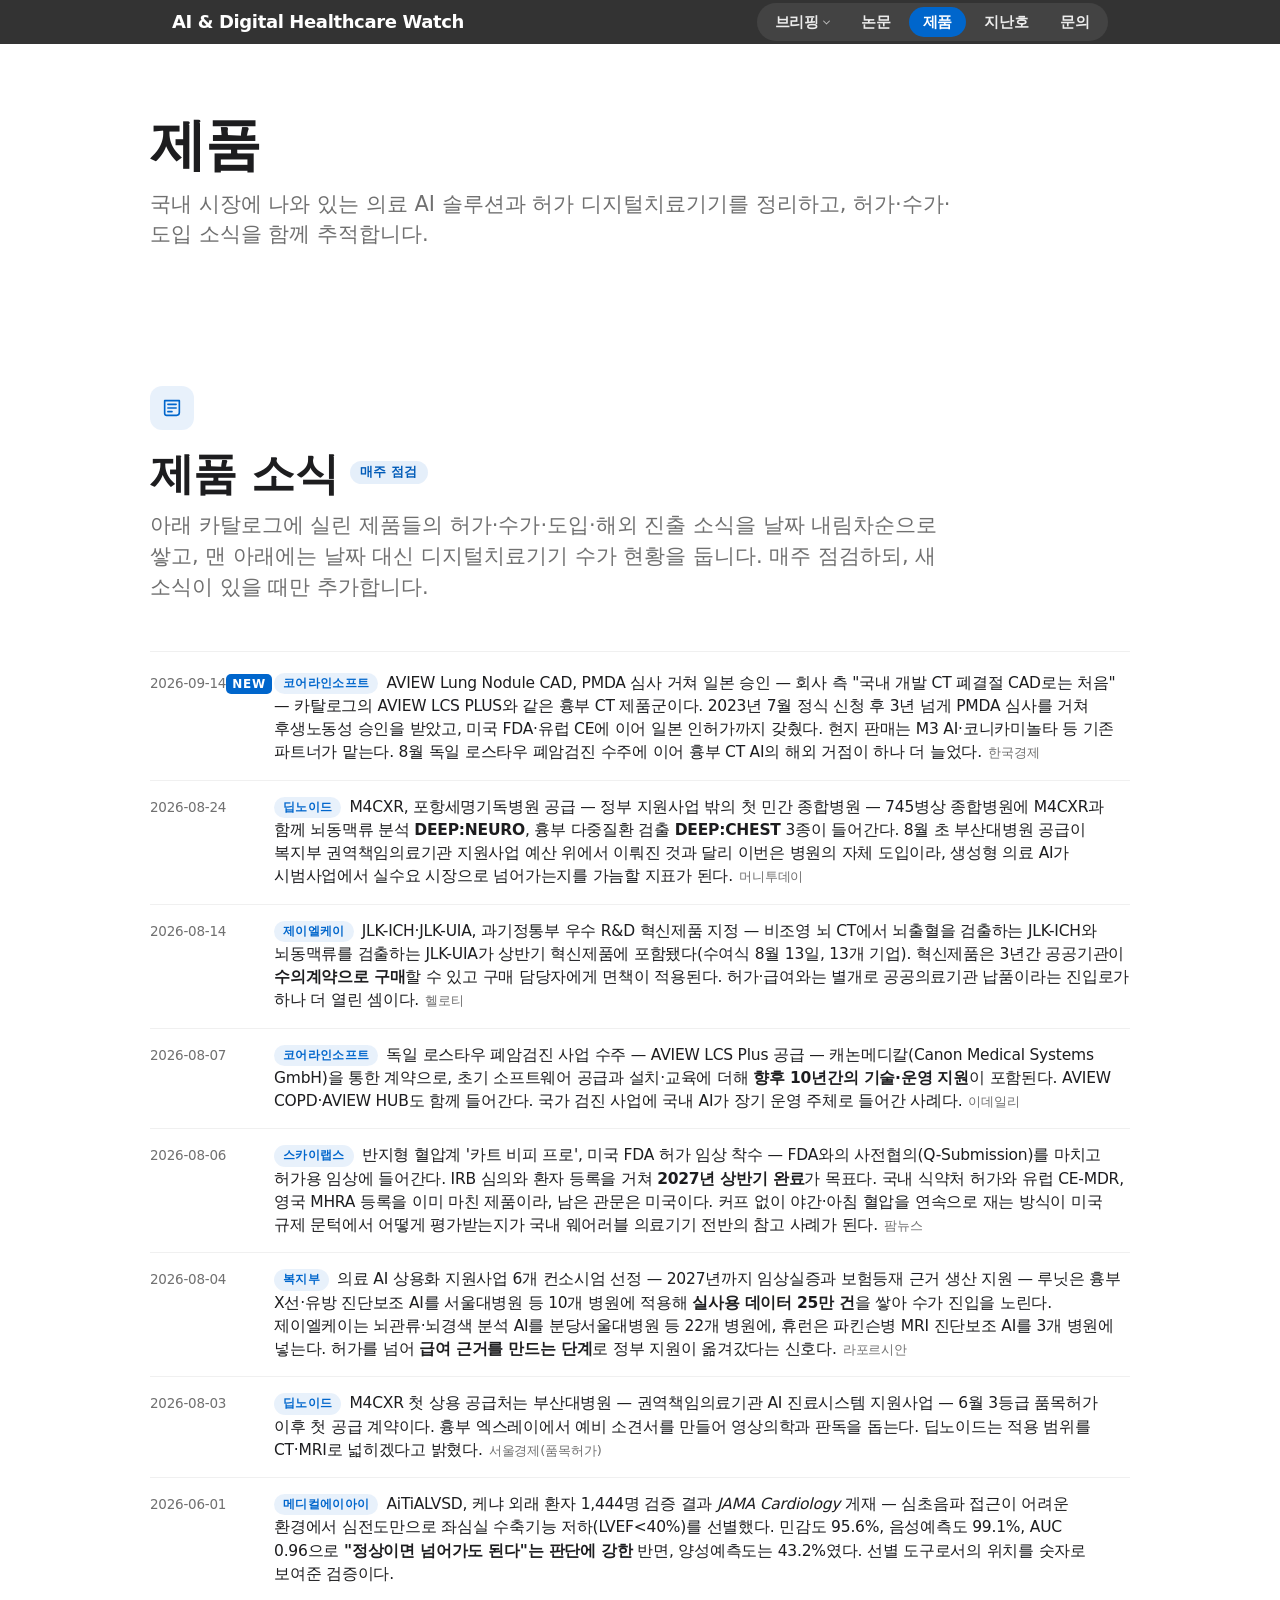
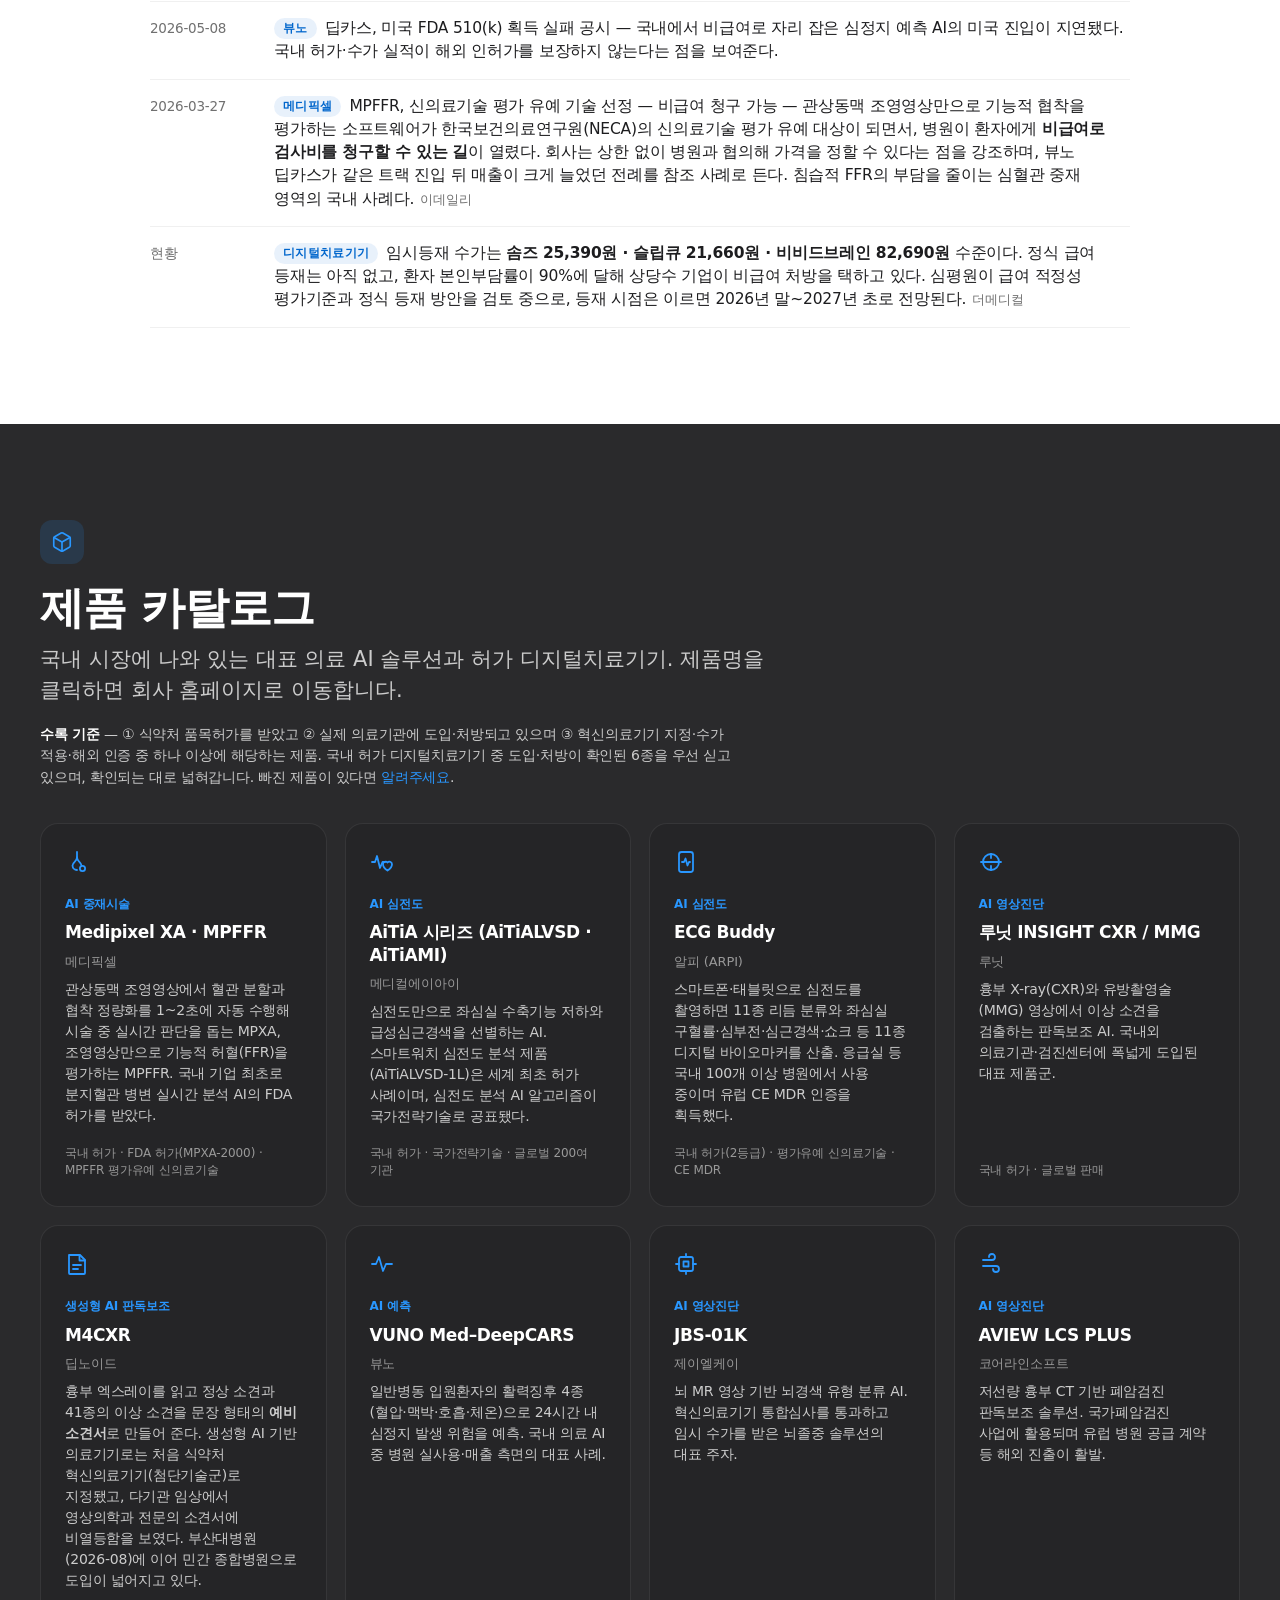
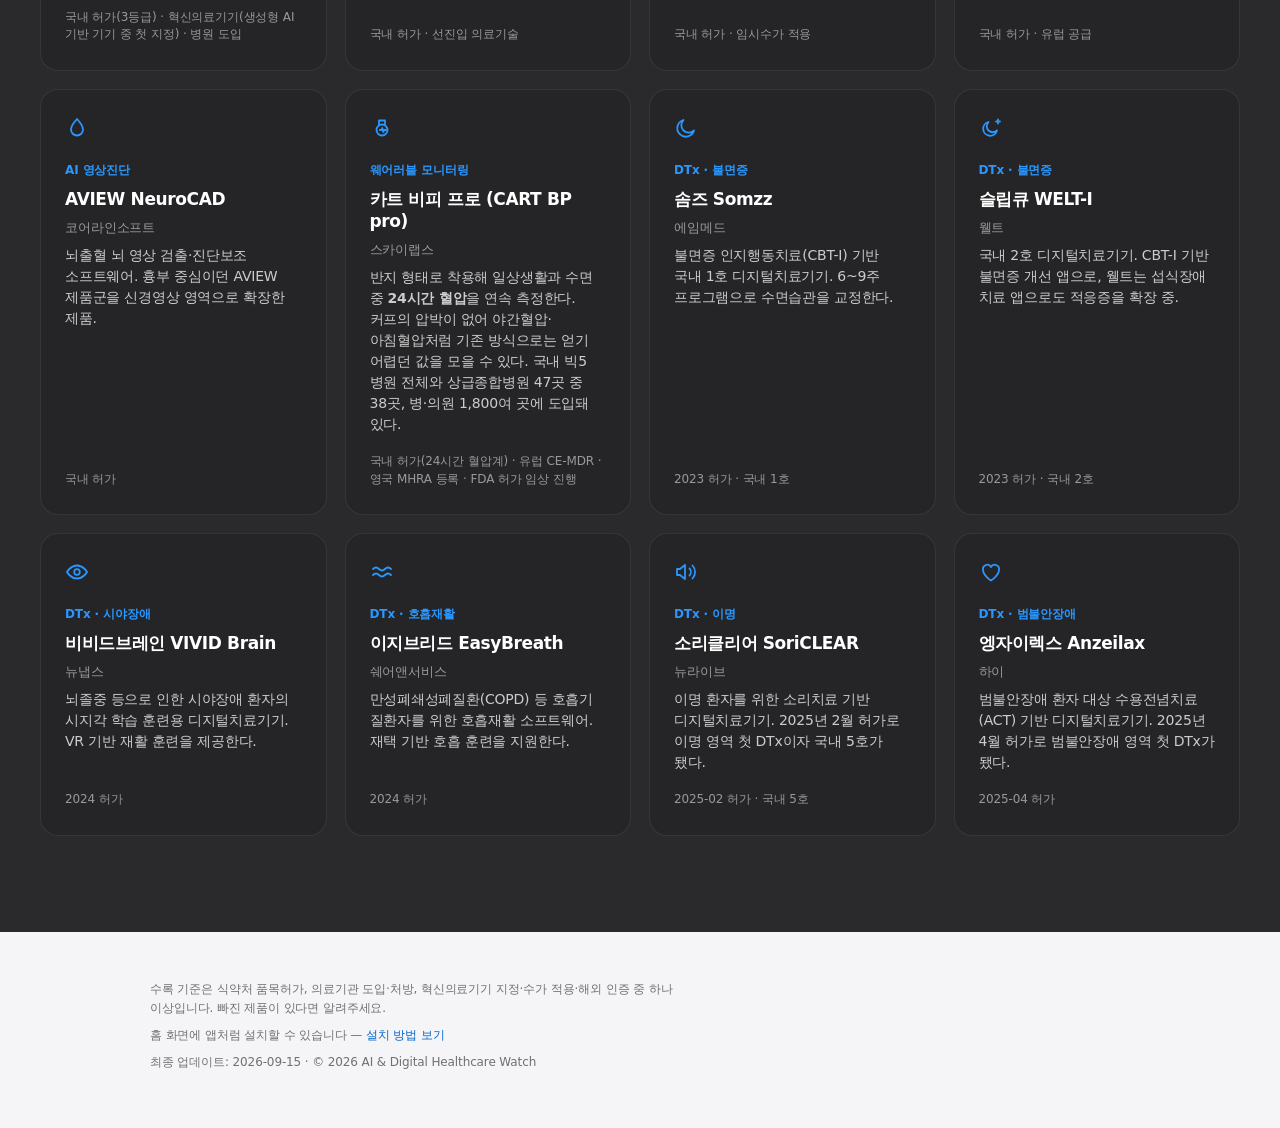
<file: products/index.html>
<!DOCTYPE html>
<html lang="ko">
<head>
<meta charset="utf-8">
<meta name="viewport" content="width=device-width, initial-scale=1, viewport-fit=cover">
<meta name="description" content="식약처 허가를 받고 실제 의료현장에 도입된 국내 의료 AI 제품과 디지털치료기기를 정리합니다.">
<title>제품 — AI &amp; Digital Healthcare Watch</title>
<link rel="canonical" href="https://docgpt.ai.kr/products/">

<!-- PWA (홈화면 설치·오프라인) -->
<link rel="manifest" href="/manifest.json?v=3">
<meta name="theme-color" content="#000000">
<link rel="icon" href="/favicon.ico?v=2" sizes="any">
<link rel="icon" href="/icon-32.png?v=2" type="image/png" sizes="32x32">
<link rel="icon" href="/icon-192.png?v=2" type="image/png" sizes="192x192">
<link rel="apple-touch-icon" href="/apple-touch-icon.png?v=2">
<meta name="apple-mobile-web-app-capable" content="yes">
<meta name="apple-mobile-web-app-status-bar-style" content="black">
<meta name="apple-mobile-web-app-title" content="DocGPT">

<!-- Open Graph -->
<meta property="og:type" content="website">
<meta property="og:site_name" content="AI &amp; Digital Healthcare Watch">
<meta property="og:locale" content="ko_KR">
<meta property="og:url" content="https://docgpt.ai.kr/products/">
<meta property="og:title" content="제품 — 국내 의료 AI 솔루션과 디지털치료기기">
<meta property="og:description" content="식약처 허가를 받고 실제 의료현장에 도입된 국내 의료 AI 제품과 디지털치료기기를 정리합니다.">
<meta property="og:image" content="https://docgpt.ai.kr/og-image.jpg">
<meta property="og:image:secure_url" content="https://docgpt.ai.kr/og-image.jpg">
<meta property="og:image:type" content="image/jpeg">
<meta property="og:image:width" content="1200">
<meta property="og:image:height" content="630">
<meta name="twitter:card" content="summary_large_image">
<meta name="twitter:title" content="제품 — 국내 의료 AI 솔루션과 디지털치료기기">
<meta name="twitter:description" content="식약처 허가를 받고 실제 의료현장에 도입된 국내 의료 AI 제품과 디지털치료기기를 정리합니다.">
<meta name="twitter:image" content="https://docgpt.ai.kr/og-image.jpg">

<link rel="stylesheet" href="/assets/site.css?v=5">
</head>
<body>

<header class="gnav">
  <div class="gnav-inner">
    <div class="brand">
      <a class="wordmark" href="/">AI &amp; Digital Healthcare Watch</a>
    </div>
    <nav>
      <span class="menu-wrap">
        <a href="/" aria-haspopup="true" aria-expanded="false">브리핑</a>
        <span class="dropdown" role="menu">
          <a href="/#news">동향</a>
          <a href="/#llm">LLM 브리핑</a>
          <a href="/#highlights">월간 핵심</a>
          <a href="/#keyword">월간 키워드</a>
          <a href="/#timeline">타임라인</a>
          <a href="/#academia">학회 일정</a>
        </span>
      </span>
      <a href="/papers/">논문</a>
      <a class="current" href="/products/">제품</a>
      <a href="/archive/">지난호</a>
      <a href="/about/">문의</a>
    </nav>
  </div>
</header>
<div class="page-head">
  <div class="page-head-inner">
    <h1>제품</h1>
    <p class="page-sub">국내 시장에 나와 있는 의료 AI 솔루션과 허가 디지털치료기기를 정리하고, 허가·수가·도입 소식을 함께 추적합니다.</p>
  </div>
</div>

<!-- ═══ 제품 소식 (white) ═══ -->
<section class="tile tile-white" id="product-news">
  <div class="tile-inner">
    <div class="sec-badge reveal"><svg viewBox="0 0 24 24" aria-hidden="true"><path d="M4 4h16v13a3 3 0 0 1-3 3H6a2 2 0 0 1-2-2z"/><line x1="7.5" y1="8" x2="16.5" y2="8"/><line x1="7.5" y1="12" x2="16.5" y2="12"/><line x1="7.5" y1="16" x2="12" y2="16"/></svg></div>
    <h2 class="sec-head reveal">제품 소식<span class="cadence">매주 점검</span></h2>
    <p class="sec-sub reveal">아래 카탈로그에 실린 제품들의 허가·수가·도입·해외 진출 소식을 날짜 내림차순으로 쌓고, 맨 아래에는 날짜 대신 디지털치료기기 수가 현황을 둡니다. 매주 점검하되, 새 소식이 있을 때만 추가합니다.</p>

    <div class="intl-list reveal">

      <div class="intl-item" data-added="2026-09-15">
        <div class="date">2026-09-14</div>
        <div class="txt">
          <span class="org">코어라인소프트</span><a href="https://www.rapportian.com/news/articleView.html?idxno=240326" target="_blank" rel="noopener">AVIEW Lung Nodule CAD, PMDA 심사 거쳐 일본 승인 — 회사 측 "국내 개발 CT 폐결절 CAD로는 처음"</a> — 카탈로그의 AVIEW LCS PLUS와 같은 흉부 CT 제품군이다. 2023년 7월 정식 신청 후 3년 넘게 PMDA 심사를 거쳐 후생노동성 승인을 받았고, 미국 FDA·유럽 CE에 이어 일본 인허가까지 갖췄다. 현지 판매는 M3 AI·코니카미놀타 등 기존 파트너가 맡는다. 8월 독일 로스타우 폐암검진 수주에 이어 흉부 CT AI의 해외 거점이 하나 더 늘었다.<span class="src"><a href="https://www.hankyung.com/article/202609143530i" target="_blank" rel="noopener">한국경제</a></span>
        </div>
      </div>

      <div class="intl-item" data-added="2026-08-25">
        <div class="date">2026-08-24</div>
        <div class="txt">
          <span class="org">딥노이드</span><a href="https://www.rapportian.com/news/articleView.html?idxno=239644" target="_blank" rel="noopener">M4CXR, 포항세명기독병원 공급 — 정부 지원사업 밖의 첫 민간 종합병원</a> — 745병상 종합병원에 M4CXR과 함께 뇌동맥류 분석 <strong>DEEP:NEURO</strong>, 흉부 다중질환 검출 <strong>DEEP:CHEST</strong> 3종이 들어간다. 8월 초 부산대병원 공급이 복지부 권역책임의료기관 지원사업 예산 위에서 이뤄진 것과 달리 이번은 병원의 자체 도입이라, 생성형 의료 AI가 시범사업에서 실수요 시장으로 넘어가는지를 가늠할 지표가 된다.<span class="src"><a href="https://www.mt.co.kr/tech/2026/08/24/2026082408580467365" target="_blank" rel="noopener">머니투데이</a></span>
        </div>
      </div>

      <div class="intl-item" data-added="2026-08-18">
        <div class="date">2026-08-14</div>
        <div class="txt">
          <span class="org">제이엘케이</span><a href="https://www.newspim.com/news/view/20260814000838" target="_blank" rel="noopener">JLK-ICH·JLK-UIA, 과기정통부 우수 R&amp;D 혁신제품 지정</a> — 비조영 뇌 CT에서 뇌출혈을 검출하는 JLK-ICH와 뇌동맥류를 검출하는 JLK-UIA가 상반기 혁신제품에 포함됐다(수여식 8월 13일, 13개 기업). 혁신제품은 3년간 공공기관이 <strong>수의계약으로 구매</strong>할 수 있고 구매 담당자에게 면책이 적용된다. 허가·급여와는 별개로 공공의료기관 납품이라는 진입로가 하나 더 열린 셈이다.<span class="src"><a href="https://www.hellot.net/news/article.html?no=114374" target="_blank" rel="noopener">헬로티</a></span>
        </div>
      </div>

      <div class="intl-item">
        <div class="date">2026-08-07</div>
        <div class="txt">
          <span class="org">코어라인소프트</span><a href="https://www.rapportian.com/news/articleView.html?idxno=239114" target="_blank" rel="noopener">독일 로스타우 폐암검진 사업 수주 — AVIEW LCS Plus 공급</a> — 캐논메디칼(Canon Medical Systems GmbH)을 통한 계약으로, 초기 소프트웨어 공급과 설치·교육에 더해 <strong>향후 10년간의 기술·운영 지원</strong>이 포함된다. AVIEW COPD·AVIEW HUB도 함께 들어간다. 국가 검진 사업에 국내 AI가 장기 운영 주체로 들어간 사례다.<span class="src"><a href="https://pharm.edaily.co.kr/news/read?newsId=07845766645545024" target="_blank" rel="noopener">이데일리</a></span>
        </div>
      </div>

      <div class="intl-item" data-added="2026-09-01">
        <div class="date">2026-08-06</div>
        <div class="txt">
          <span class="org">스카이랩스</span><a href="https://www.kpanews.co.kr/news/articleView.html?idxno=539867" target="_blank" rel="noopener">반지형 혈압계 '카트 비피 프로', 미국 FDA 허가 임상 착수</a> — FDA와의 사전협의(Q-Submission)를 마치고 허가용 임상에 들어간다. IRB 심의와 환자 등록을 거쳐 <strong>2027년 상반기 완료</strong>가 목표다. 국내 식약처 허가와 유럽 CE-MDR, 영국 MHRA 등록을 이미 마친 제품이라, 남은 관문은 미국이다. 커프 없이 야간·아침 혈압을 연속으로 재는 방식이 미국 규제 문턱에서 어떻게 평가받는지가 국내 웨어러블 의료기기 전반의 참고 사례가 된다.<span class="src"><a href="https://www.pharmnews.com/news/articleView.html?idxno=305429" target="_blank" rel="noopener">팜뉴스</a></span>
        </div>
      </div>

      <div class="intl-item">
        <div class="date">2026-08-04</div>
        <div class="txt">
          <span class="org">복지부</span><a href="https://www.ddaily.co.kr/page/view/2026080417191486334" target="_blank" rel="noopener">의료 AI 상용화 지원사업 6개 컨소시엄 선정 — 2027년까지 임상실증과 보험등재 근거 생산 지원</a> — 루닛은 흉부 X선·유방 진단보조 AI를 서울대병원 등 10개 병원에 적용해 <strong>실사용 데이터 25만 건</strong>을 쌓아 수가 진입을 노린다. 제이엘케이는 뇌관류·뇌경색 분석 AI를 분당서울대병원 등 22개 병원에, 휴런은 파킨슨병 MRI 진단보조 AI를 3개 병원에 넣는다. 허가를 넘어 <strong>급여 근거를 만드는 단계</strong>로 정부 지원이 옮겨갔다는 신호다.<span class="src"><a href="https://www.rapportian.com/news/articleView.html?idxno=239029" target="_blank" rel="noopener">라포르시안</a></span>
        </div>
      </div>

      <div class="intl-item" data-added="2026-08-25">
        <div class="date">2026-08-03</div>
        <div class="txt">
          <span class="org">딥노이드</span><a href="https://www.rapportian.com/news/articleView.html?idxno=238942" target="_blank" rel="noopener">M4CXR 첫 상용 공급처는 부산대병원 — 권역책임의료기관 AI 진료시스템 지원사업</a> — 6월 3등급 품목허가 이후 첫 공급 계약이다. 흉부 엑스레이에서 예비 소견서를 만들어 영상의학과 판독을 돕는다. 딥노이드는 적용 범위를 CT·MRI로 넓히겠다고 밝혔다.<span class="src"><a href="https://www.sedaily.com/article/20060605" target="_blank" rel="noopener">서울경제(품목허가)</a></span>
        </div>
      </div>

      <div class="intl-item">
        <div class="date">2026-06-01</div>
        <div class="txt">
          <span class="org">메디컬에이아이</span><a href="https://doi.org/10.1001/jamacardio.2026.0908" target="_blank" rel="noopener">AiTiALVSD, 케냐 외래 환자 1,444명 검증 결과 <em>JAMA Cardiology</em> 게재</a> — 심초음파 접근이 어려운 환경에서 심전도만으로 좌심실 수축기능 저하(LVEF&lt;40%)를 선별했다. 민감도 95.6%, 음성예측도 99.1%, AUC 0.96으로 <strong>"정상이면 넘어가도 된다"는 판단에 강한</strong> 반면, 양성예측도는 43.2%였다. 선별 도구로서의 위치를 숫자로 보여준 검증이다.
        </div>
      </div>

      <div class="intl-item">
        <div class="date">2026-05-08</div>
        <div class="txt">
          <span class="org">뷰노</span><a href="https://v.daum.net/v/20260508080321892" target="_blank" rel="noopener">딥카스, 미국 FDA 510(k) 획득 실패 공시</a> — 국내에서 비급여로 자리 잡은 심정지 예측 AI의 미국 진입이 지연됐다. 국내 허가·수가 실적이 해외 인허가를 보장하지 않는다는 점을 보여준다.
        </div>
      </div>

      <div class="intl-item">
        <div class="date">2026-03-27</div>
        <div class="txt">
          <span class="org">메디픽셀</span><a href="https://pharm.edaily.co.kr/news/read?newsId=02624006645387584" target="_blank" rel="noopener">MPFFR, 신의료기술 평가 유예 기술 선정 — 비급여 청구 가능</a> — 관상동맥 조영영상만으로 기능적 협착을 평가하는 소프트웨어가 한국보건의료연구원(NECA)의 신의료기술 평가 유예 대상이 되면서, 병원이 환자에게 <strong>비급여로 검사비를 청구할 수 있는 길</strong>이 열렸다. 회사는 상한 없이 병원과 협의해 가격을 정할 수 있다는 점을 강조하며, 뷰노 딥카스가 같은 트랙 진입 뒤 매출이 크게 늘었던 전례를 참조 사례로 든다. 침습적 FFR의 부담을 줄이는 심혈관 중재 영역의 국내 사례다.<span class="src"><a href="https://edaily.co.kr/News/Read?mediaCodeNo=257&amp;newsId=02013926645413496" target="_blank" rel="noopener">이데일리</a></span>
        </div>
      </div>

      <div class="intl-item">
        <div class="date">현황</div>
        <div class="txt">
          <span class="org">디지털치료기기</span>임시등재 수가는 <strong>솜즈 25,390원 · 슬립큐 21,660원 · 비비드브레인 82,690원</strong> 수준이다. 정식 급여 등재는 아직 없고, 환자 본인부담률이 90%에 달해 상당수 기업이 비급여 처방을 택하고 있다. 심평원이 급여 적정성 평가기준과 정식 등재 방안을 검토 중으로, 등재 시점은 이르면 2026년 말~2027년 초로 전망된다.<span class="src"><a href="https://www.themedical.kr/news/articleView.html?idxno=2379" target="_blank" rel="noopener">더메디컬</a></span>
        </div>
      </div>

    </div>
  </div>
</section>

<!-- ═══ 제품 (dark-2) ═══ -->
<section class="tile tile-dark-2" id="products">
  <div class="tile-inner-wide">
    <div class="sec-badge reveal"><svg viewBox="0 0 24 24" aria-hidden="true"><path d="M21 16V8a2 2 0 0 0-1-1.73l-7-4a2 2 0 0 0-2 0l-7 4A2 2 0 0 0 3 8v8a2 2 0 0 0 1 1.73l7 4a2 2 0 0 0 2 0l7-4A2 2 0 0 0 21 16z"/><polyline points="3.3 7 12 12 20.7 7"/><line x1="12" y1="22" x2="12" y2="12"/></svg></div>
    <h2 class="sec-head reveal">제품 카탈로그</h2>
    <p class="sec-sub reveal">국내 시장에 나와 있는 대표 의료 AI 솔루션과 허가 디지털치료기기. 제품명을 클릭하면 회사 홈페이지로 이동합니다.</p>
    <p class="product-note reveal"><strong>수록 기준</strong> — ① 식약처 품목허가를 받았고 ② 실제 의료기관에 도입·처방되고 있으며 ③ 혁신의료기기 지정·수가 적용·해외 인증 중 하나 이상에 해당하는 제품. 국내 허가 디지털치료기기 중 도입·처방이 확인된 6종을 우선 싣고 있으며, 확인되는 대로 넓혀갑니다. 빠진 제품이 있다면 <a href="/about/">알려주세요</a>.</p>
    <div class="products">

      <div class="pcard reveal">
        <svg class="card-icon" viewBox="0 0 24 24" aria-hidden="true"><path d="M12 2v5.5"/><path d="M12 7.5c0 4-4.5 4.5-4.5 8A4.5 4.5 0 0 0 12 20"/><path d="M12 7.5c0 4 4.5 4.5 4.5 8"/><circle cx="17.5" cy="18.5" r="2.6"/></svg>
        <div class="ptype">AI 중재시술</div>
        <h4><a href="https://medipixel.io/ko/" target="_blank" rel="noopener">Medipixel XA · MPFFR</a></h4>
        <div class="company">메디픽셀</div>
        <p>관상동맥 조영영상에서 혈관 분할과 협착 정량화를 1~2초에 자동 수행해 시술 중 실시간 판단을 돕는 MPXA, 조영영상만으로 기능적 허혈(FFR)을 평가하는 MPFFR. 국내 기업 최초로 분지혈관 병변 실시간 분석 AI의 FDA 허가를 받았다.</p>
        <div class="pmeta">국내 허가 · FDA 허가(MPXA-2000) · MPFFR 평가유예 신의료기술</div>
      </div>

      <div class="pcard reveal">
        <svg class="card-icon" viewBox="0 0 24 24" aria-hidden="true"><polyline points="2 12 5 12 7 6 10 18 12.5 12 15 12"/><path d="M17.5 20.5s4.5-3 4.5-6.3a2.6 2.6 0 0 0-4.5-1.7 2.6 2.6 0 0 0-4.5 1.7c0 3.3 4.5 6.3 4.5 6.3z"/></svg>
        <div class="ptype">AI 심전도</div>
        <h4><a href="https://www.medicalai.com/" target="_blank" rel="noopener">AiTiA 시리즈 (AiTiALVSD · AiTiAMI)</a></h4>
        <div class="company">메디컬에이아이</div>
        <p>심전도만으로 좌심실 수축기능 저하와 급성심근경색을 선별하는 AI. 스마트워치 심전도 분석 제품(AiTiALVSD-1L)은 세계 최초 허가 사례이며, 심전도 분석 AI 알고리즘이 국가전략기술로 공표됐다.</p>
        <div class="pmeta">국내 허가 · 국가전략기술 · 글로벌 200여 기관</div>
      </div>

      <div class="pcard reveal">
        <svg class="card-icon" viewBox="0 0 24 24" aria-hidden="true"><rect x="5" y="2" width="14" height="20" rx="2.5"/><polyline points="8 12 10 12 11.5 8.5 13.5 15.5 15 12 16 12"/></svg>
        <div class="ptype">AI 심전도</div>
        <h4><a href="https://www.ecgbuddy.ai/" target="_blank" rel="noopener">ECG Buddy</a></h4>
        <div class="company">알피 (ARPI)</div>
        <p>스마트폰·태블릿으로 심전도를 촬영하면 11종 리듬 분류와 좌심실 구혈률·심부전·심근경색·쇼크 등 11종 디지털 바이오마커를 산출. 응급실 등 국내 100개 이상 병원에서 사용 중이며 유럽 CE MDR 인증을 획득했다.</p>
        <div class="pmeta">국내 허가(2등급) · 평가유예 신의료기술 · CE MDR</div>
      </div>

      <div class="pcard reveal">
        <svg class="card-icon" viewBox="0 0 24 24" aria-hidden="true"><circle cx="12" cy="12" r="8"/><line x1="2" y1="12" x2="22" y2="12"/><line x1="12" y1="4" x2="12" y2="8"/><line x1="12" y1="16" x2="12" y2="20"/></svg>
        <div class="ptype">AI 영상진단</div>
        <h4><a href="https://www.lunit.io" target="_blank" rel="noopener">루닛 INSIGHT CXR / MMG</a></h4>
        <div class="company">루닛</div>
        <p>흉부 X-ray(CXR)와 유방촬영술(MMG) 영상에서 이상 소견을 검출하는 판독보조 AI. 국내외 의료기관·검진센터에 폭넓게 도입된 대표 제품군.</p>
        <div class="pmeta">국내 허가 · 글로벌 판매</div>
      </div>

      <div class="pcard reveal">
        <svg class="card-icon" viewBox="0 0 24 24" aria-hidden="true"><path d="M4 3h11l5 5v13a1 1 0 0 1-1 1H5a1 1 0 0 1-1-1z"/><polyline points="14.5 3 14.5 8.5 20 8.5"/><line x1="8" y1="13" x2="16" y2="13"/><line x1="8" y1="17" x2="13" y2="17"/></svg>
        <div class="ptype">생성형 AI 판독보조</div>
        <h4><a href="https://www.deepnoid.com" target="_blank" rel="noopener">M4CXR</a></h4>
        <div class="company">딥노이드</div>
        <p>흉부 엑스레이를 읽고 정상 소견과 41종의 이상 소견을 문장 형태의 <strong>예비 소견서</strong>로 만들어 준다. 생성형 AI 기반 의료기기로는 처음 식약처 혁신의료기기(첨단기술군)로 지정됐고, 다기관 임상에서 영상의학과 전문의 소견서에 비열등함을 보였다. 부산대병원(2026-08)에 이어 민간 종합병원으로 도입이 넓어지고 있다.</p>
        <div class="pmeta">국내 허가(3등급) · 혁신의료기기(생성형 AI 기반 기기 중 첫 지정) · 병원 도입</div>
      </div>

      <div class="pcard reveal">
        <svg class="card-icon" viewBox="0 0 24 24" aria-hidden="true"><polyline points="2 12 6 12 9 5 13 19 16 12 22 12"/></svg>
        <div class="ptype">AI 예측</div>
        <h4><a href="https://www.vuno.co" target="_blank" rel="noopener">VUNO Med–DeepCARS</a></h4>
        <div class="company">뷰노</div>
        <p>일반병동 입원환자의 활력징후 4종(혈압·맥박·호흡·체온)으로 24시간 내 심정지 발생 위험을 예측. 국내 의료 AI 중 병원 실사용·매출 측면의 대표 사례.</p>
        <div class="pmeta">국내 허가 · 선진입 의료기술</div>
      </div>

      <div class="pcard reveal">
        <svg class="card-icon" viewBox="0 0 24 24" aria-hidden="true"><rect x="5" y="5" width="14" height="14" rx="2"/><rect x="9.5" y="9.5" width="5" height="5"/><line x1="12" y1="2" x2="12" y2="5"/><line x1="12" y1="19" x2="12" y2="22"/><line x1="2" y1="12" x2="5" y2="12"/><line x1="19" y1="12" x2="22" y2="12"/></svg>
        <div class="ptype">AI 영상진단</div>
        <h4><a href="https://www.jlkgroup.com" target="_blank" rel="noopener">JBS-01K</a></h4>
        <div class="company">제이엘케이</div>
        <p>뇌 MR 영상 기반 뇌경색 유형 분류 AI. 혁신의료기기 통합심사를 통과하고 임시 수가를 받은 뇌졸중 솔루션의 대표 주자.</p>
        <div class="pmeta">국내 허가 · 임시수가 적용</div>
      </div>

      <div class="pcard reveal">
        <svg class="card-icon" viewBox="0 0 24 24" aria-hidden="true"><path d="M4 8h9a3 3 0 1 0-3-3"/><path d="M4 14h13a3 3 0 1 1-3 3"/></svg>
        <div class="ptype">AI 영상진단</div>
        <h4><a href="https://www.corelinesoft.com" target="_blank" rel="noopener">AVIEW LCS PLUS</a></h4>
        <div class="company">코어라인소프트</div>
        <p>저선량 흉부 CT 기반 폐암검진 판독보조 솔루션. 국가폐암검진 사업에 활용되며 유럽 병원 공급 계약 등 해외 진출이 활발.</p>
        <div class="pmeta">국내 허가 · 유럽 공급</div>
      </div>

      <div class="pcard reveal">
        <svg class="card-icon" viewBox="0 0 24 24" aria-hidden="true"><path d="M12 3s6 6.5 6 10.5a6 6 0 0 1-12 0C6 9.5 12 3 12 3z"/></svg>
        <div class="ptype">AI 영상진단</div>
        <h4><a href="https://www.corelinesoft.com" target="_blank" rel="noopener">AVIEW NeuroCAD</a></h4>
        <div class="company">코어라인소프트</div>
        <p>뇌출혈 뇌 영상 검출·진단보조 소프트웨어. 흉부 중심이던 AVIEW 제품군을 신경영상 영역으로 확장한 제품.</p>
        <div class="pmeta">국내 허가</div>
      </div>

      <div class="pcard reveal">
        <svg class="card-icon" viewBox="0 0 24 24" aria-hidden="true"><circle cx="12" cy="14" r="5.5"/><path d="M9 8.5V4.5h6v4"/><path d="M9.8 14h1.6l.9-2 1 4 .9-2h1.9"/></svg>
        <div class="ptype">웨어러블 모니터링</div>
        <h4><a href="https://www.skylabs.io/" target="_blank" rel="noopener">카트 비피 프로 (CART BP pro)</a></h4>
        <div class="company">스카이랩스</div>
        <p>반지 형태로 착용해 일상생활과 수면 중 <strong>24시간 혈압</strong>을 연속 측정한다. 커프의 압박이 없어 야간혈압·아침혈압처럼 기존 방식으로는 얻기 어렵던 값을 모을 수 있다. 국내 빅5 병원 전체와 상급종합병원 47곳 중 38곳, 병·의원 1,800여 곳에 도입돼 있다.</p>
        <div class="pmeta">국내 허가(24시간 혈압계) · 유럽 CE-MDR · 영국 MHRA 등록 · FDA 허가 임상 진행</div>
      </div>

      <div class="pcard reveal">
        <svg class="card-icon" viewBox="0 0 24 24" aria-hidden="true"><path d="M20 14.5A8.5 8.5 0 1 1 9.5 4a7 7 0 0 0 10.5 10.5z"/></svg>
        <div class="ptype">DTx · 불면증</div>
        <h4><a href="https://www.aimmed.com" target="_blank" rel="noopener">솜즈 Somzz</a></h4>
        <div class="company">에임메드</div>
        <p>불면증 인지행동치료(CBT-I) 기반 국내 1호 디지털치료기기. 6~9주 프로그램으로 수면습관을 교정한다.</p>
        <div class="pmeta">2023 허가 · 국내 1호</div>
      </div>

      <div class="pcard reveal">
        <svg class="card-icon" viewBox="0 0 24 24" aria-hidden="true"><path d="M18 14.5A7 7 0 1 1 9.5 6a5.8 5.8 0 0 0 8.5 8.5z"/><line x1="19" y1="3.5" x2="19" y2="7.5"/><line x1="17" y1="5.5" x2="21" y2="5.5"/></svg>
        <div class="ptype">DTx · 불면증</div>
        <h4><a href="https://www.weltcorp.com" target="_blank" rel="noopener">슬립큐 WELT-I</a></h4>
        <div class="company">웰트</div>
        <p>국내 2호 디지털치료기기. CBT-I 기반 불면증 개선 앱으로, 웰트는 섭식장애 치료 앱으로도 적응증을 확장 중.</p>
        <div class="pmeta">2023 허가 · 국내 2호</div>
      </div>

      <div class="pcard reveal">
        <svg class="card-icon" viewBox="0 0 24 24" aria-hidden="true"><path d="M2 12s3.5-6.5 10-6.5S22 12 22 12s-3.5 6.5-10 6.5S2 12 2 12z"/><circle cx="12" cy="12" r="2.8"/></svg>
        <div class="ptype">DTx · 시야장애</div>
        <h4><a href="https://www.nunaps.com" target="_blank" rel="noopener">비비드브레인 VIVID Brain</a></h4>
        <div class="company">뉴냅스</div>
        <p>뇌졸중 등으로 인한 시야장애 환자의 시지각 학습 훈련용 디지털치료기기. VR 기반 재활 훈련을 제공한다.</p>
        <div class="pmeta">2024 허가</div>
      </div>

      <div class="pcard reveal">
        <svg class="card-icon" viewBox="0 0 24 24" aria-hidden="true"><path d="M3 9c2-2 4-2 6 0s4 2 6 0 4-2 6 0"/><path d="M3 15c2-2 4-2 6 0s4 2 6 0 4-2 6 0"/></svg>
        <div class="ptype">DTx · 호흡재활</div>
        <h4><a href="https://snsmd.com" target="_blank" rel="noopener">이지브리드 EasyBreath</a></h4>
        <div class="company">쉐어앤서비스</div>
        <p>만성폐쇄성폐질환(COPD) 등 호흡기 질환자를 위한 호흡재활 소프트웨어. 재택 기반 호흡 훈련을 지원한다.</p>
        <div class="pmeta">2024 허가</div>
      </div>

      <div class="pcard reveal">
        <svg class="card-icon" viewBox="0 0 24 24" aria-hidden="true"><polygon points="11 5 6 9 3 9 3 15 6 15 11 19 11 5"/><path d="M15.5 8.5a5 5 0 0 1 0 7"/><path d="M18.5 5.5a9.5 9.5 0 0 1 0 13"/></svg>
        <div class="ptype">DTx · 이명</div>
        <h4><a href="http://www.neurive.com" target="_blank" rel="noopener">소리클리어 SoriCLEAR</a></h4>
        <div class="company">뉴라이브</div>
        <p>이명 환자를 위한 소리치료 기반 디지털치료기기. 2025년 2월 허가로 이명 영역 첫 DTx이자 국내 5호가 됐다.</p>
        <div class="pmeta">2025-02 허가 · 국내 5호</div>
      </div>

      <div class="pcard reveal">
        <svg class="card-icon" viewBox="0 0 24 24" aria-hidden="true"><path d="M12 20.5S4 15.5 4 9.8A4.3 4.3 0 0 1 12 7a4.3 4.3 0 0 1 8 2.8c0 5.7-8 10.7-8 10.7z"/></svg>
        <div class="ptype">DTx · 범불안장애</div>
        <h4><a href="https://www.haii.io" target="_blank" rel="noopener">엥자이렉스 Anzeilax</a></h4>
        <div class="company">하이</div>
        <p>범불안장애 환자 대상 수용전념치료(ACT) 기반 디지털치료기기. 2025년 4월 허가로 범불안장애 영역 첫 DTx가 됐다.</p>
        <div class="pmeta">2025-04 허가</div>
      </div>

    </div>
  </div>
</section>

<footer>
  <div class="tile-inner">
    <p>수록 기준은 식약처 품목허가, 의료기관 도입·처방, 혁신의료기기 지정·수가 적용·해외 인증 중 하나 이상입니다. 빠진 제품이 있다면 알려주세요.</p>
    <p>홈 화면에 앱처럼 설치할 수 있습니다 — <a href="/install/">설치 방법 보기</a></p>
    <p>최종 업데이트: 2026-09-15 · © 2026 AI &amp; Digital Healthcare Watch</p>
  </div>
</footer>

<!-- 하단 탭바: 모바일에서만 보인다 -->
<nav class="tabbar" aria-label="주요 메뉴">
  <a href="/">
    <svg viewBox="0 0 24 24" aria-hidden="true"><path d="M4 5h13a1 1 0 0 1 1 1v12a2 2 0 0 0 2 2H6a2 2 0 0 1-2-2z"/><line x1="7.5" y1="9" x2="14.5" y2="9"/><line x1="7.5" y1="12.5" x2="14.5" y2="12.5"/><line x1="7.5" y1="16" x2="11.5" y2="16"/></svg>
    <span>브리핑</span>
  </a>
  <a href="/papers/">
    <svg viewBox="0 0 24 24" aria-hidden="true"><path d="M4 19.5A2.5 2.5 0 0 1 6.5 17H20"/><path d="M6.5 3H20v18H6.5A2.5 2.5 0 0 1 4 18.5v-13A2.5 2.5 0 0 1 6.5 3z"/><line x1="9" y1="7.5" x2="16" y2="7.5"/></svg>
    <span>논문</span>
  </a>
  <a href="/products/" aria-current="page">
    <svg viewBox="0 0 24 24" aria-hidden="true"><path d="M21 8.5v7a1.5 1.5 0 0 1-.8 1.3l-7 3.6a1.5 1.5 0 0 1-1.4 0l-7-3.6A1.5 1.5 0 0 1 3 15.5v-7"/><path d="M3.4 7.6l7.9-3.9a1.5 1.5 0 0 1 1.4 0l7.9 3.9-8.6 4.3z"/><line x1="12" y1="11.9" x2="12" y2="20.6"/></svg>
    <span>제품</span>
  </a>
  <a href="/archive/">
    <svg viewBox="0 0 24 24" aria-hidden="true"><path d="M20 8.5V19a1.5 1.5 0 0 1-1.5 1.5h-13A1.5 1.5 0 0 1 4 19V8.5"/><rect x="2.5" y="3.5" width="19" height="5" rx="1"/><line x1="10" y1="12.5" x2="14" y2="12.5"/></svg>
    <span>지난호</span>
  </a>
  <a href="/about/">
    <svg viewBox="0 0 24 24" aria-hidden="true"><path d="M21 11.5a8.4 8.4 0 0 1-.9 3.8A8.5 8.5 0 0 1 12.5 20a8.4 8.4 0 0 1-3.8-.9L3 21l1.9-5.7A8.4 8.4 0 0 1 4 11.5 8.5 8.5 0 0 1 8.7 3.9a8.4 8.4 0 0 1 3.8-.9h.5a8.5 8.5 0 0 1 8 8z"/></svg>
    <span>문의</span>
  </a>
</nav>

<!-- PWA: 서비스워커 등록 -->
<script>
  if ("serviceWorker" in navigator) {
    window.addEventListener("load", function () {
      navigator.serviceWorker.register("/sw.js").catch(function () {});
    });
  }
</script>


<!-- 브리핑 드롭다운: 터치·키보드 대응 -->
<script>
(function () {
  var wrap = document.querySelector(".gnav nav .menu-wrap");
  if (!wrap) return;
  var trigger = wrap.querySelector("a");
  var canHover = window.matchMedia("(hover: hover) and (pointer: fine)").matches;

  function setOpen(on) {
    wrap.classList.toggle("open", on);
    trigger.setAttribute("aria-expanded", on ? "true" : "false");
  }

  // 터치 기기에서는 첫 탭이 메뉴를 열고, 다시 탭하면 브리핑으로 이동한다.
  trigger.addEventListener("click", function (e) {
    if (canHover) return;
    if (!wrap.classList.contains("open")) {
      e.preventDefault();
      setOpen(true);
    }
  });

  document.addEventListener("click", function (e) {
    if (!wrap.contains(e.target)) setOpen(false);
  });
  document.addEventListener("keydown", function (e) {
    if (e.key === "Escape") setOpen(false);
  });
  wrap.addEventListener("focusout", function () {
    setTimeout(function () {
      if (!wrap.contains(document.activeElement)) setOpen(false);
    }, 0);
  });
})();
</script>

<!-- NEW 배지: 이번 업데이트에서 새로 들어온 항목에만 붙인다 -->
<script>
(function () {
  var items = document.querySelectorAll("[data-added]");
  if (!items.length) return;

  // 페이지에서 가장 최근 data-added 값을 찾는다. 그 값만 표시하므로
  // 다음 업데이트가 올라오면 지난 표시는 저절로 사라진다.
  var latest = "";
  Array.prototype.forEach.call(items, function (el) {
    var d = el.getAttribute("data-added");
    if (d > latest) latest = d;
  });

  Array.prototype.forEach.call(items, function (el) {
    if (el.getAttribute("data-added") !== latest) return;
    // 날짜 칸이 있으면 그 아래, 논문 리뷰는 태그 줄에 넣는다.
    var host = el.querySelector(".date") || el.querySelector(".r-tags");
    if (!host) return;
    var b = document.createElement("span");
    b.className = "badge-new";
    b.textContent = "NEW";
    host.appendChild(b);
  });
})();
</script>

<!-- Cloudflare Web Analytics -->
<script type='module' src='https://static.cloudflareinsights.com/beacon.min.js' data-cf-beacon='{"token": "751d2cc1d2b743a38a53713a2aeda3c4"}'></script>
<!-- End Cloudflare Web Analytics -->
</body>
</html>
</file>
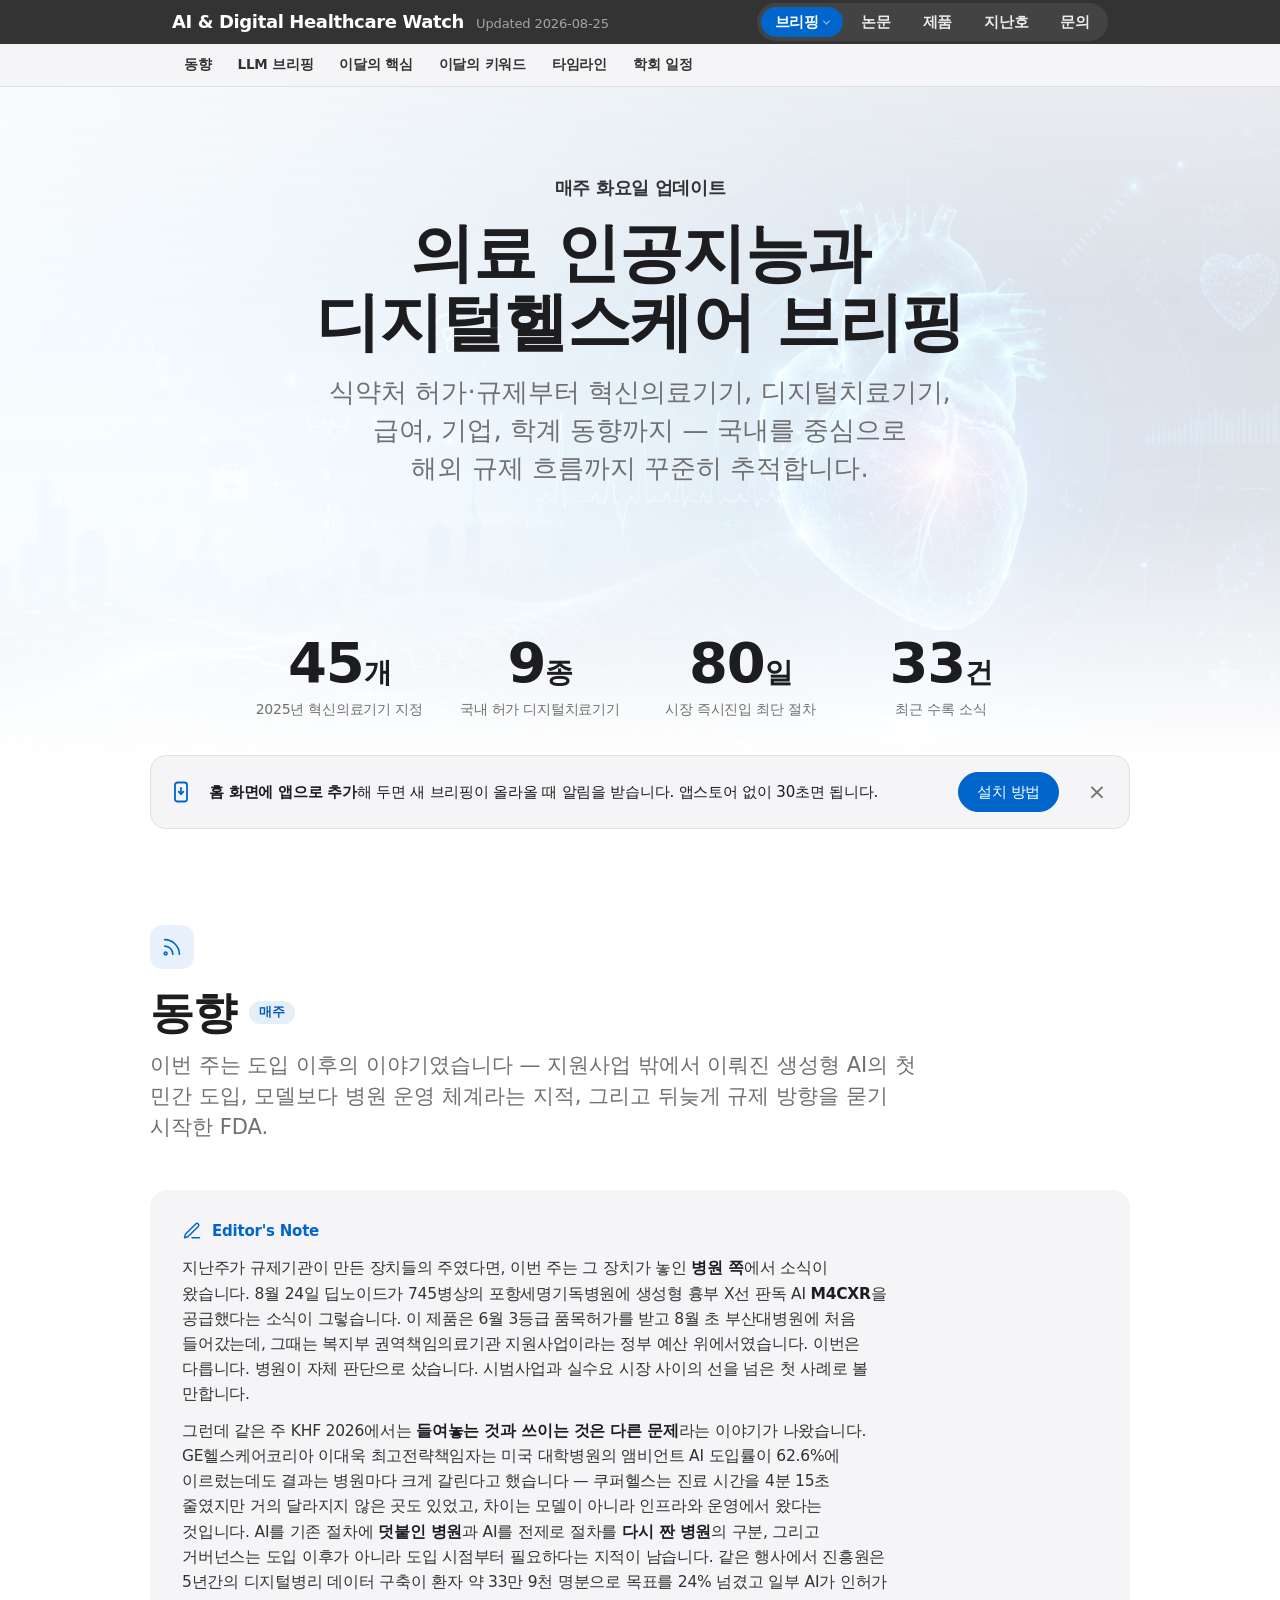
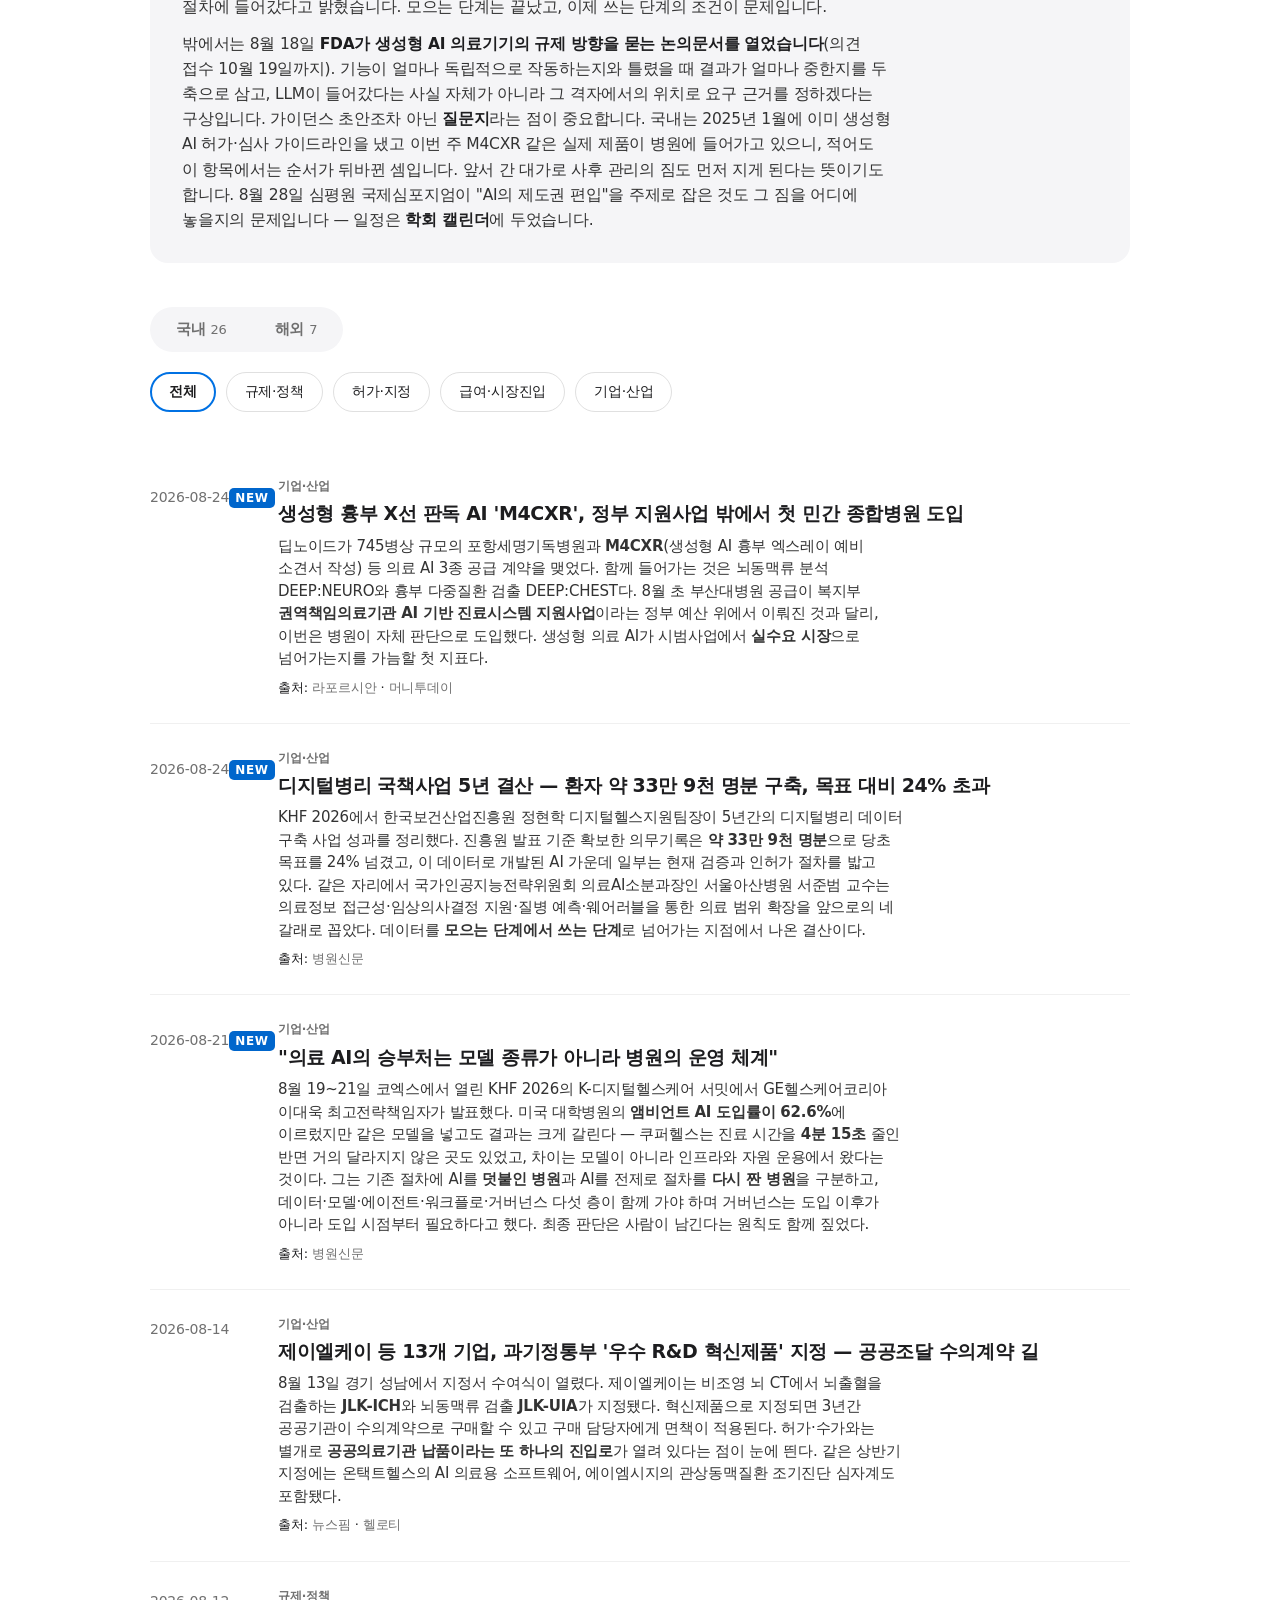
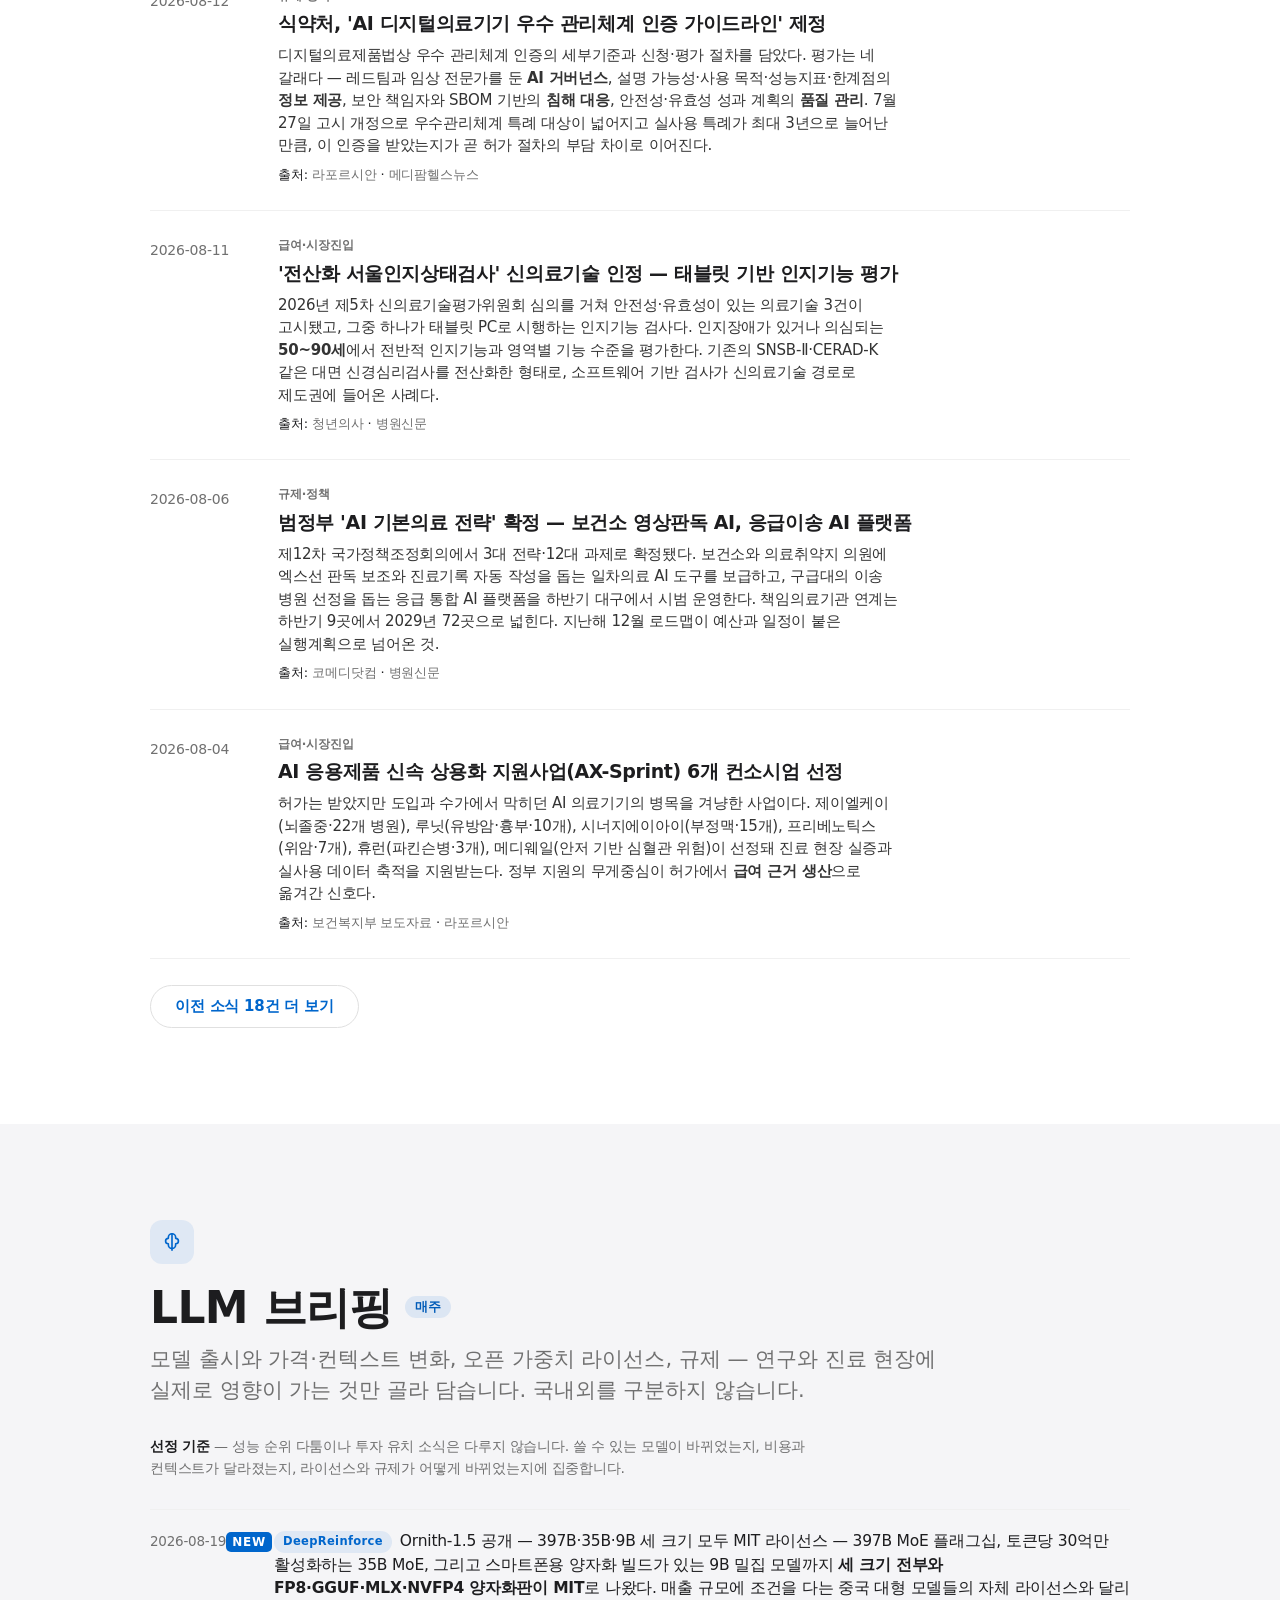
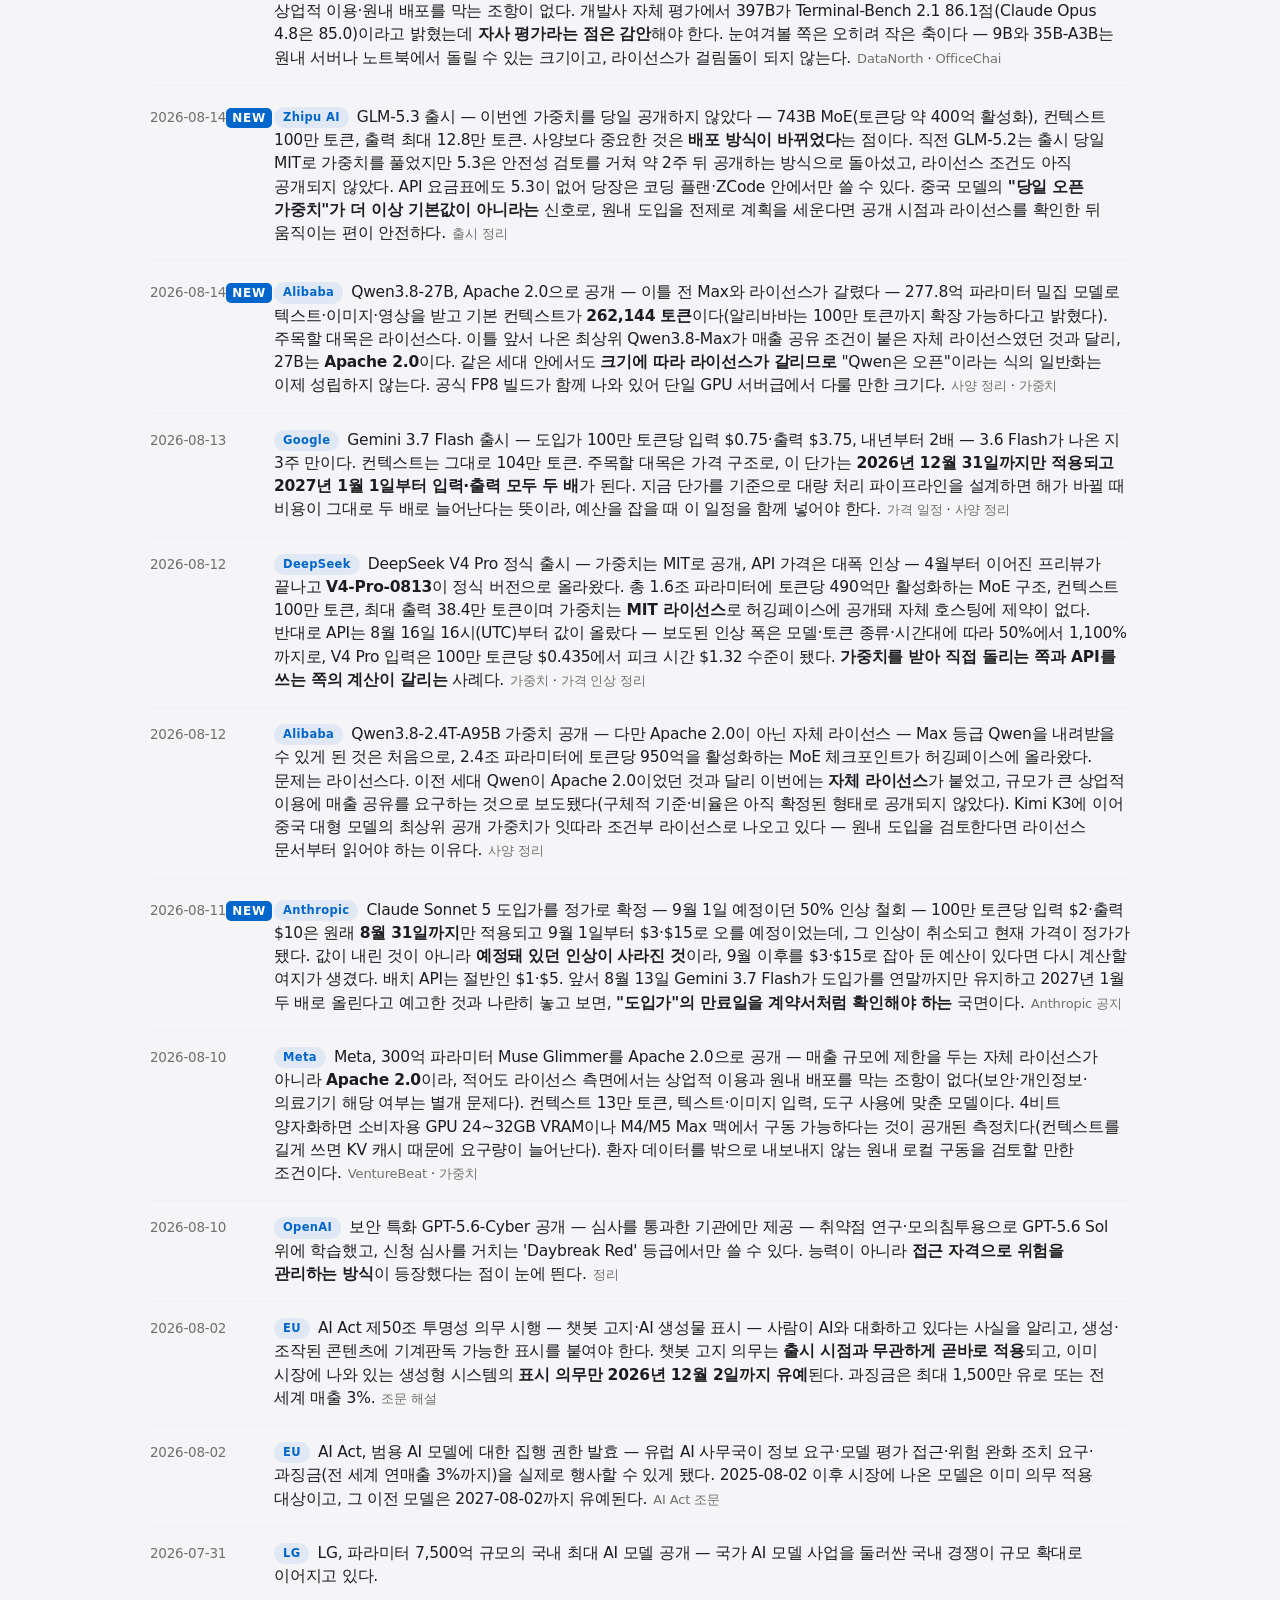
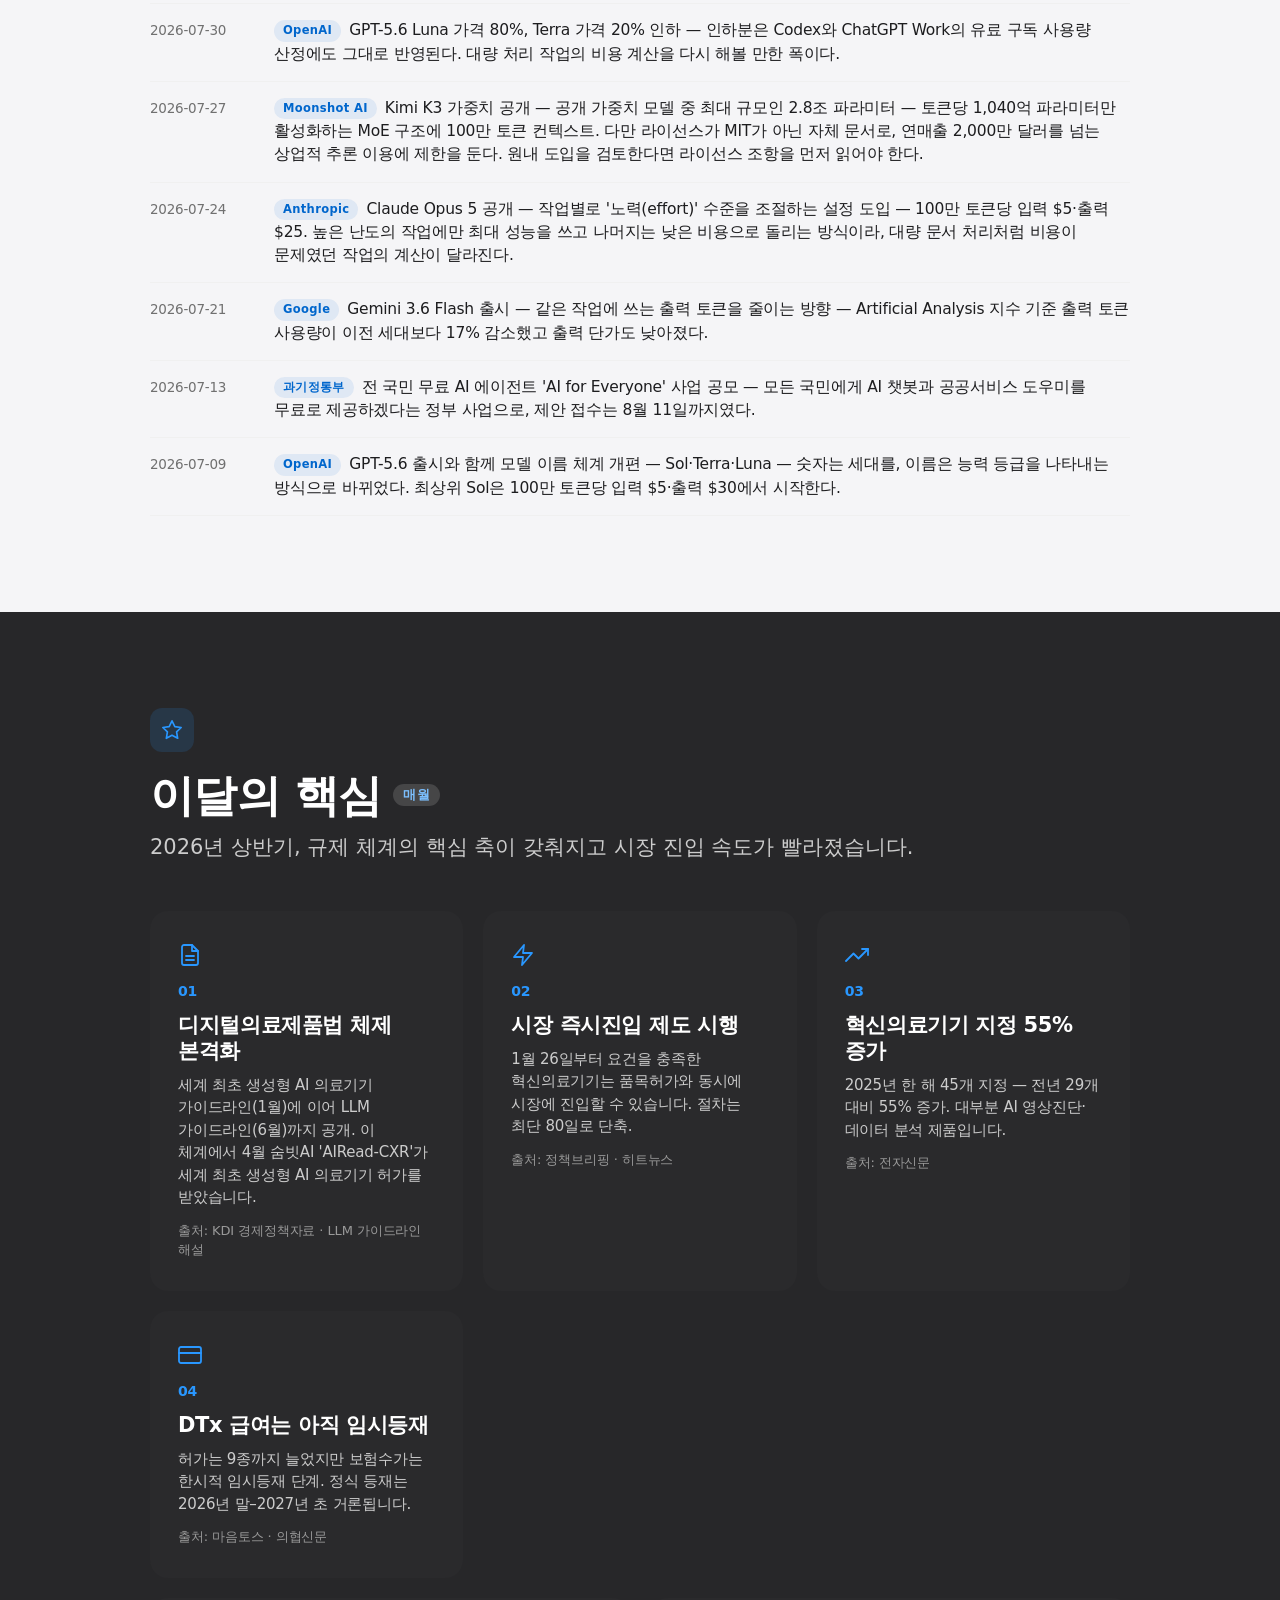
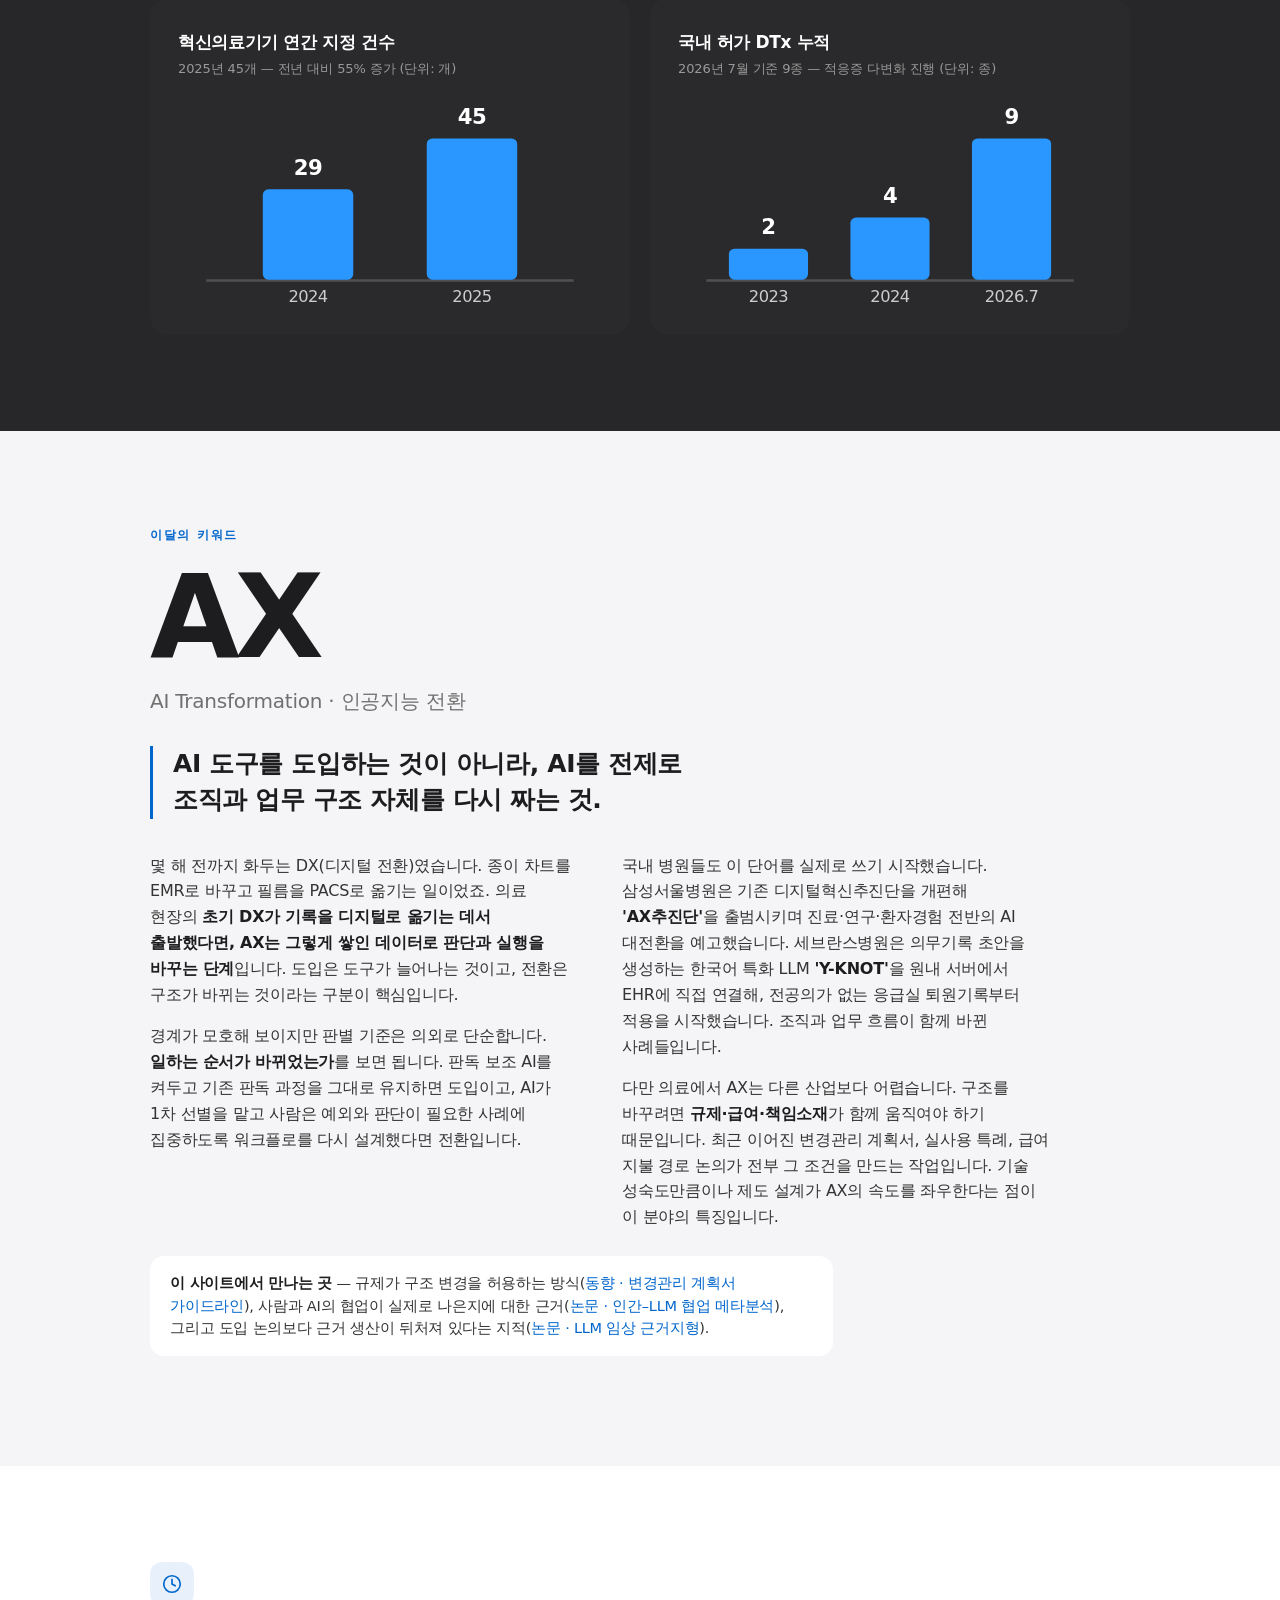
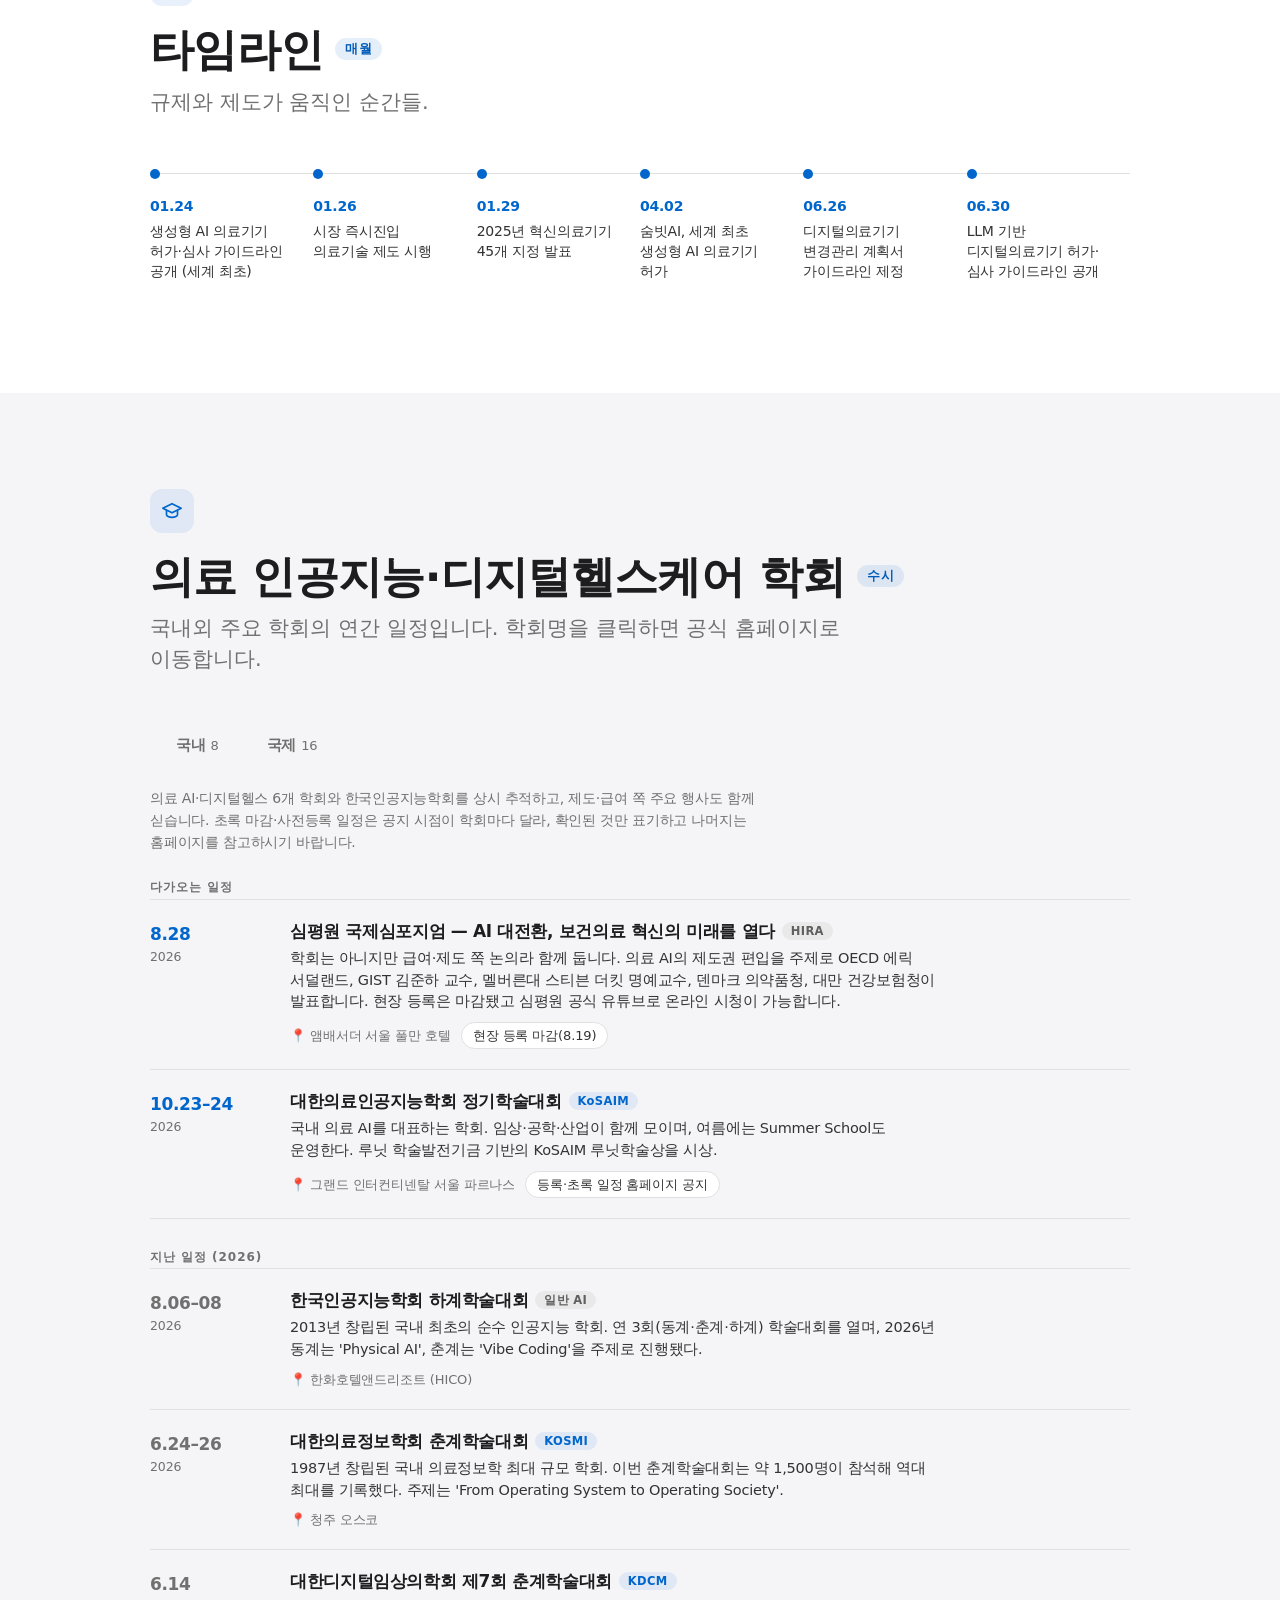
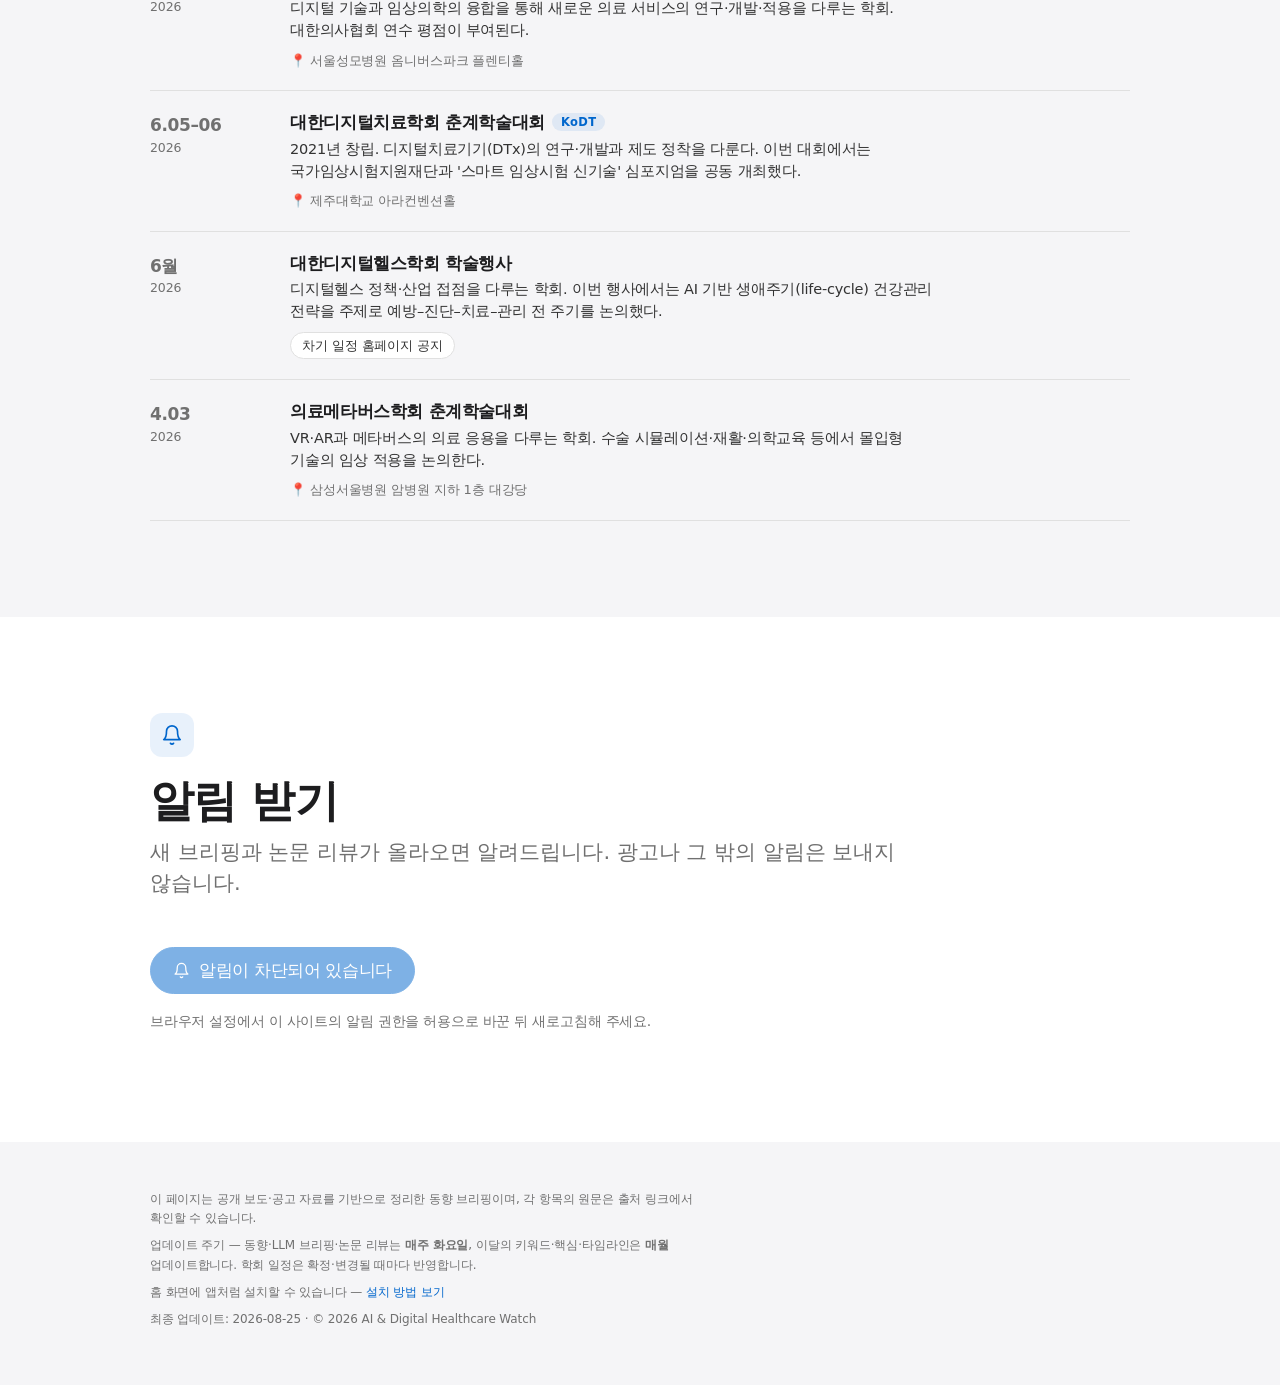
<file: archive/2026-08.html>
<!DOCTYPE html>
<html lang="ko">
<head>
<meta charset="utf-8">
<meta name="viewport" content="width=device-width, initial-scale=1, viewport-fit=cover">
<meta name="description" content="국내 디지털헬스·의료 AI 규제, 허가, 급여, 기업·학회 동향과 논문 리뷰를 정리한 업데이트형 브리핑">
<title>AI &amp; Digital Healthcare Watch — 의료 인공지능·디지털헬스케어 동향</title>
<link rel="canonical" href="https://docgpt.ai.kr/">

<!-- PWA (홈화면 설치·오프라인) -->
<link rel="manifest" href="/manifest.json?v=3">
<meta name="theme-color" content="#000000">
<link rel="icon" href="/favicon.ico?v=2" sizes="any">
<link rel="icon" href="/icon-32.png?v=2" type="image/png" sizes="32x32">
<link rel="icon" href="/icon-192.png?v=2" type="image/png" sizes="192x192">
<link rel="apple-touch-icon" href="/apple-touch-icon.png?v=2">
<meta name="apple-mobile-web-app-capable" content="yes">
<meta name="apple-mobile-web-app-status-bar-style" content="black">
<meta name="apple-mobile-web-app-title" content="DocGPT">

<!-- Open Graph (페이스북·카카오톡 등 공유 미리보기) -->
<meta property="og:type" content="website">
<meta property="og:site_name" content="AI &amp; Digital Healthcare Watch">
<meta property="og:locale" content="ko_KR">
<meta property="og:url" content="https://docgpt.ai.kr/">
<meta property="og:title" content="의료 인공지능과 디지털헬스케어 브리핑">
<meta property="og:description" content="식약처 허가·규제부터 혁신의료기기, 디지털치료기기, 급여, 기업, 학회, 논문 리뷰까지 꾸준히 업데이트합니다.">
<meta property="og:image" content="https://docgpt.ai.kr/og-image.jpg">
<meta property="og:image:secure_url" content="https://docgpt.ai.kr/og-image.jpg">
<meta property="og:image:type" content="image/jpeg">
<meta property="og:image:width" content="1200">
<meta property="og:image:height" content="630">
<meta property="og:image:alt" content="AI &amp; Digital Healthcare Watch — 의료 인공지능과 디지털헬스케어 브리핑">
<meta name="twitter:card" content="summary_large_image">
<meta name="twitter:title" content="의료 인공지능과 디지털헬스케어 브리핑">
<meta name="twitter:description" content="식약처 허가·규제부터 혁신의료기기, 디지털치료기기, 급여, 기업, 학회, 논문 리뷰까지 꾸준히 업데이트합니다.">
<meta name="twitter:image" content="https://docgpt.ai.kr/og-image.jpg">
<link rel="stylesheet" href="/assets/site.css?v=5">
</head>
<body>
<a class="skip-link" href="#main">본문 바로가기</a>

<header class="gnav">
  <div class="gnav-inner">
    <div class="brand">
      <a class="wordmark" href="#top">AI &amp; Digital Healthcare Watch</a>
      <span class="updated">Updated 2026-08-25</span>
    </div>
    <nav>
      <span class="menu-wrap">
        <a class="current" href="/" aria-haspopup="true" aria-expanded="false">브리핑</a>
        <span class="dropdown" role="menu">
          <a href="/#news">동향</a>
          <a href="/#llm">LLM 브리핑</a>
          <a href="/#highlights">이달의 핵심</a>
          <a href="/#keyword">이달의 키워드</a>
          <a href="/#timeline">타임라인</a>
          <a href="/#academia">학회 일정</a>
        </span>
      </span>
      <a href="/papers/">논문</a>
      <a href="/products/">제품</a>
      <a href="/archive/">지난호</a>
      <a href="/about/">문의</a>
    </nav>
  </div>
</header>

<!-- 브리핑 내부 섹션 바로가기 (site.css의 .subnav 컴포넌트 사용) -->
<nav class="subnav" aria-label="브리핑 섹션 바로가기">
  <div class="subnav-inner">
    <a href="#news">동향</a>
    <a href="#llm">LLM 브리핑</a>
    <a href="#highlights">이달의 핵심</a>
    <a href="#keyword">이달의 키워드</a>
    <a href="#timeline">타임라인</a>
    <a href="#academia">학회 일정</a>
  </div>
</nav>



<!-- ═══ Hero (white) ═══ -->
<main id="main">

<section class="hero tile-white" id="top">
  <p class="issue-tag">매주 화요일 업데이트</p>
  <h1>의료 인공지능과<br>디지털헬스케어 브리핑</h1>
  <p class="lead">식약처 허가·규제부터 혁신의료기기, 디지털치료기기, 급여, 기업, 학계 동향까지 — 국내를 중심으로 해외 규제 흐름까지 꾸준히 추적합니다.</p>
  <div class="ecg-wrap" aria-hidden="true">
    <svg class="ecg" viewBox="0 0 900 80" preserveAspectRatio="none">
      <path class="ecg-path" fill="none" stroke-width="2" stroke-linejoin="round" stroke-linecap="round"
        d="M0 40 H137 L140 44 L144 10 L148 58 L151 40 H160 Q166 28 172 40 H357 L360 44 L364 10 L368 58 L371 40 H380 Q386 28 392 40 H577 L580 44 L584 10 L588 58 L591 40 H600 Q606 28 612 40 H797 L800 44 L804 10 L808 58 L811 40 H820 Q826 28 832 40 H900" />
    </svg>
  </div>
  <div class="stats">
    <div class="stat reveal">
      <div class="num"><span class="count" data-target="45">0</span><span class="unit">개</span></div>
      <div class="label">2025년 혁신의료기기 지정</div>
    </div>
    <div class="stat reveal">
      <div class="num"><span class="count" data-target="9">0</span><span class="unit">종</span></div>
      <div class="label">국내 허가 디지털치료기기</div>
    </div>
    <div class="stat reveal">
      <div class="num"><span class="count" data-target="80">0</span><span class="unit">일</span></div>
      <div class="label">시장 즉시진입 최단 절차</div>
    </div>
    <div class="stat reveal">
      <div class="num"><span class="count" data-target="33">0</span><span class="unit">건</span></div>
      <div class="label">최근 수록 소식</div>
    </div>
  </div>
</section>

<!-- 설치 권유: 아직 홈 화면에 추가하지 않은 방문자에게만 스크립트가 켠다 -->
<aside class="install-hint" id="install-hint" hidden>
  <div class="install-hint-inner">
    <span class="install-hint-icon" aria-hidden="true"><svg viewBox="0 0 24 24"><rect x="6" y="2.5" width="12" height="19" rx="2.5"/><path d="M12 8v6"/><polyline points="9.6 11.6 12 14 14.4 11.6"/></svg></span>
    <p><strong>홈 화면에 앱으로 추가</strong>해 두면 새 브리핑이 올라올 때 알림을 받습니다. 앱스토어 없이 30초면 됩니다.</p>
    <a class="btn-pill" href="/install/">설치 방법</a>
    <button type="button" class="install-hint-close" id="install-hint-close" aria-label="이 안내 닫기">&times;</button>
  </div>
</aside>

<!-- ═══ 동향 (white) ═══ -->
<section class="tile tile-white" id="news">
  <div class="tile-inner">
    <div class="sec-badge reveal"><svg viewBox="0 0 24 24" aria-hidden="true"><path d="M4 11a9 9 0 0 1 9 9"/><path d="M4 4a16 16 0 0 1 16 16"/><circle cx="5" cy="19" r="1.5"/></svg></div>
    <h2 class="sec-head reveal">동향<span class="cadence">매주</span></h2>
    <p class="sec-sub reveal">이번 주는 도입 이후의 이야기였습니다 — 지원사업 밖에서 이뤄진 생성형 AI의 첫 민간 도입, 모델보다 병원 운영 체계라는 지적, 그리고 뒤늦게 규제 방향을 묻기 시작한 FDA.</p>

    <div class="editors-note reveal">
      <div class="en-head">
        <svg viewBox="0 0 24 24" aria-hidden="true"><path d="M12 20h9"/><path d="M16.5 3.5a2.1 2.1 0 0 1 3 3L7 19l-4 1 1-4z"/></svg>
        <h3>Editor's Note</h3>
      </div>
      <p>지난주가 규제기관이 만든 장치들의 주였다면, 이번 주는 그 장치가 놓인 <strong>병원 쪽</strong>에서 소식이 왔습니다. 8월 24일 딥노이드가 745병상의 포항세명기독병원에 생성형 흉부 X선 판독 AI <strong>M4CXR</strong>을 공급했다는 소식이 그렇습니다. 이 제품은 6월 3등급 품목허가를 받고 8월 초 부산대병원에 처음 들어갔는데, 그때는 복지부 권역책임의료기관 지원사업이라는 정부 예산 위에서였습니다. 이번은 다릅니다. 병원이 자체 판단으로 샀습니다. 시범사업과 실수요 시장 사이의 선을 넘은 첫 사례로 볼 만합니다.</p>
      <p>그런데 같은 주 KHF 2026에서는 <strong>들여놓는 것과 쓰이는 것은 다른 문제</strong>라는 이야기가 나왔습니다. GE헬스케어코리아 이대욱 최고전략책임자는 미국 대학병원의 앰비언트 AI 도입률이 62.6%에 이르렀는데도 결과는 병원마다 크게 갈린다고 했습니다 — 쿠퍼헬스는 진료 시간을 4분 15초 줄였지만 거의 달라지지 않은 곳도 있었고, 차이는 모델이 아니라 인프라와 운영에서 왔다는 것입니다. AI를 기존 절차에 <strong>덧붙인 병원</strong>과 AI를 전제로 절차를 <strong>다시 짠 병원</strong>의 구분, 그리고 거버넌스는 도입 이후가 아니라 도입 시점부터 필요하다는 지적이 남습니다. 같은 행사에서 진흥원은 5년간의 디지털병리 데이터 구축이 환자 약 33만 9천 명분으로 목표를 24% 넘겼고 일부 AI가 인허가 절차에 들어갔다고 밝혔습니다. 모으는 단계는 끝났고, 이제 쓰는 단계의 조건이 문제입니다.</p>
      <p>밖에서는 8월 18일 <strong>FDA가 생성형 AI 의료기기의 규제 방향을 묻는 논의문서를 열었습니다</strong>(의견 접수 10월 19일까지). 기능이 얼마나 독립적으로 작동하는지와 틀렸을 때 결과가 얼마나 중한지를 두 축으로 삼고, LLM이 들어갔다는 사실 자체가 아니라 그 격자에서의 위치로 요구 근거를 정하겠다는 구상입니다. 가이던스 초안조차 아닌 <strong>질문지</strong>라는 점이 중요합니다. 국내는 2025년 1월에 이미 생성형 AI 허가·심사 가이드라인을 냈고 이번 주 M4CXR 같은 실제 제품이 병원에 들어가고 있으니, 적어도 이 항목에서는 순서가 뒤바뀐 셈입니다. 앞서 간 대가로 사후 관리의 짐도 먼저 지게 된다는 뜻이기도 합니다. 8월 28일 심평원 국제심포지엄이 "AI의 제도권 편입"을 주제로 잡은 것도 그 짐을 어디에 놓을지의 문제입니다 — 일정은 <strong>학회 캘린더</strong>에 두었습니다.</p>
    </div>

    <div class="scope-toggle reveal" role="group" aria-label="국내·해외 전환">
      <button class="scope-btn" id="scope-dom" aria-pressed="true" aria-controls="pane-domestic">국내<span class="cnt">26</span></button>
      <button class="scope-btn" id="scope-intl" aria-pressed="false" aria-controls="pane-intl">해외<span class="cnt">7</span></button>
    </div>

    <div id="pane-intl" hidden>
      <p class="intl-note">국내 규제·시장에 영향을 주는 해외 소식만 추립니다. 한국 기업의 해외 진출 소식은 국내 동향의 '기업·산업'에 있습니다.</p>
      <div class="intl-list">
        <div class="intl-item" data-added="2026-08-25">
          <div class="date">2026-08-18</div>
          <div class="txt">
            <span class="org">FDA</span><a href="https://www.fda.gov/medical-devices/digital-health-center-excellence/considerations-regulation-generative-ai-enabled-medical-devices-discussion-paper-and-request" target="_blank" rel="noopener">FDA, 생성형 AI 의료기기 규제 방향 논의문서 공개 — 의견 접수 10월 19일까지</a> — 위험도를 두 축으로 본다. 하나는 그 기능이 <strong>얼마나 독립적으로 작동하는가</strong>(단순 정보 제공 → 행동을 지시하는 정보 → 감독하의 행동 → 완전 자율)이고, 다른 하나는 <strong>틀렸을 때의 결과가 얼마나 중한가</strong>다. LLM이 들어갔다는 사실 자체가 아니라 이 격자에서의 위치로 요구 근거의 수준이 정해진다. 평가는 벤치마크 → 임상 확인 → 시판 후 감시 3단계이며, <strong>전향적 임상시험을 매번 요구하지는 않겠다</strong>는 대목과 재벤치마킹·표본 검토·드리프트 감시로 시판 전 불확실성을 일부 받아들일 수 있다는 대목이 눈에 띈다. 다만 이 문서는 가이던스 초안도 확정본도 아니고 정책 변경을 제안하지도 않는다. 국내가 2025년 1월 생성형 AI 허가·심사 가이드라인을 이미 냈다는 점에서 <strong>순서가 뒤바뀐 셈</strong>이다.<span class="src"><a href="https://www.regulations.gov/docket/FDA-2026-N-7874" target="_blank" rel="noopener">의견 접수 문서함</a> · <a href="https://www.aha.org/news/headline/2026-08-18-fda-seeks-feedback-potential-regulatory-approaches-generative-ai-enabled-medical-devices" target="_blank" rel="noopener">AHA</a> · <a href="https://innolitics.com/articles/fda-generative-ai-medical-devices-discussion-paper/" target="_blank" rel="noopener">문서 해설</a></span>
          </div>
        </div>
        <div class="intl-item">
          <div class="date">2026-07-27</div>
          <div class="txt">
            <span class="org">EU</span><a href="https://www.koreaiin.com/news/899115" target="_blank" rel="noopener">EU AI Act, 의료기기 등 고위험 AI 규제 적용을 2028년 8월로 연기</a> — 'Digital Omnibus' 개정이 2026년 7월 24일 관보 게재를 거쳐 <strong>7월 27일 발효</strong>되면서 확정됐다. 부속서 I(의료기기 등 규제제품 내장형)은 2028년 8월 2일, 부속서 III(독립형 고위험 시스템)은 2027년 12월 2일로 각각 미뤄졌다. 다만 제50조 투명성 의무는 예정대로 <strong>2026년 8월 2일 시행됐고</strong>, 그 이전에 출시된 일부 합성콘텐츠 생성 시스템의 표시 의무 전환기한은 2026년 12월 2일이다.<span class="src"><a href="https://www.lawtimes.co.kr/news/articleViewAmp.html?idxno=223727" target="_blank" rel="noopener">법률신문</a> · <a href="https://www.gibsondunn.com/eu-ai-act-omnibus-agreement-postponed-high-risk-deadlines-and-other-key-changes/" target="_blank" rel="noopener">Gibson Dunn</a> · <a href="https://www.cooley.com/news/insight/2026/2026-08-03-eu-ai-act-transparency-obligations-take-effect-2-august-2026" target="_blank" rel="noopener">Cooley</a></span>
          </div>
        </div>
        <div class="intl-item">
          <div class="date">2026-07-02</div>
          <div class="txt">
            <span class="org">CMS</span><a href="https://distilinfo.com/2026/07/20/software-medical-service-cms-ai-payment/" target="_blank" rel="noopener">미국 메디케어, AI 진단 소프트웨어 전용 지불 경로 '소프트웨어 의료서비스(SaMS)' 신설 제안</a> — 2027 외래 수가 제안 규칙에 포함, AI 급여의 표준 틀을 처음 세우려는 시도.<span class="src"><a href="https://www.beckerspayer.com/financial/cms-floats-new-medicare-payment-category-for-ai-diagnostic-software-6-notes/" target="_blank" rel="noopener">Becker's</a></span>
          </div>
        </div>
        <div class="intl-item" data-added="2026-08-18">
          <div class="date">2026-07-01</div>
          <div class="txt">
            <span class="org">CMS · FDA</span><a href="https://www.healthcaredive.com/news/150-healthcare-organizations-approved-access-model-cms/817426/" target="_blank" rel="noopener">미국 ACCESS 모델 개시 — 디지털헬스에 '성과 연동' 지불, FDA는 집행재량으로 보조</a> — 만성질환(당뇨·고혈압·이상지질혈증·근골격통증·불안·우울)을 대상으로 <strong>서비스 양이 아니라 환자 성과에 따라</strong> 지불하는 10년짜리 메디케어 시범 모델로, 150곳 넘는 디지털헬스 기업·의료기관이 참여한다. 지불 수준은 대상자당 월 $7.50~$35 수준으로 알려졌다. FDA는 짝을 맞춰 <strong>TEMPO 파일럿</strong>을 열어, 이 모델 안에서 쓰이는 일부 디지털헬스 기기에 대해 시판 전 인허가·표시 요건의 집행재량을 요청할 수 있게 했다. 국내 DTx 임시등재가 낮은 수가로 겉돈 것과 대비되는 설계여서 눈여겨볼 만하다.<span class="src"><a href="https://www.fda.gov/medical-devices/digital-health-center-excellence/tempo-digital-health-devices-pilot" target="_blank" rel="noopener">FDA TEMPO</a> · <a href="https://www.statnews.com/2026/04/13/cms-access-medicare-chronic-care-pilot-program-participants/" target="_blank" rel="noopener">STAT</a></span>
          </div>
        </div>
        <div class="intl-item">
          <div class="date">2026-03</div>
          <div class="txt">
            <span class="org">FDA</span><a href="https://intuitionlabs.ai/articles/fda-ai-medical-device-tracker" target="_blank" rel="noopener">FDA 인가 AI 의료기기 누적 1,451개 (2026년 3월 기준)</a> — 대부분 영상·진단 분야이며 다수가 510(k) 경로. 다만 FDA 목록에는 생성형 AI·LLM 기반임이 명시된 기기가 아직 없어, FDA는 해당 기기를 목록에 별도 표기하는 방안을 검토 중이다.<span class="src"><a href="https://intuitionlabs.ai/articles/fda-approved-ai-medical-devices-list" target="_blank" rel="noopener">기기 목록</a></span>
          </div>
        </div>
        <div class="intl-item">
          <div class="date">2026 진행 중</div>
          <div class="txt">
            <span class="org">FDA</span><a href="https://www.hoganlovells.com/en/publications/fda-device-guidance-agenda-what-to-watch-in-2026" target="_blank" rel="noopener">AI 의료기기 전주기 관리 종합 가이던스, 아직 초안 단계</a> — 확정은 2026년 말–2027년 전망. FDA는 LLM 기반 기기를 목록에 별도 표기할 계획을 밝혔다. 국내 가이드라인이 앞서 나간 셈.<span class="src"><a href="https://casrai.org/guides/fda-ai-guidance" target="_blank" rel="noopener">FDA AI 가이던스 정리</a></span>
          </div>
        </div>
        <div class="intl-item">
          <div class="date">2026-01</div>
          <div class="txt">
            <span class="org">CPT</span><a href="https://www.acep.org/emultrasound/newsroom/february-2026/ai-in-pocus-an-overview-of-the-current-billing-and-reimbursement" target="_blank" rel="noopener">미국 임상 AI용 CPT 코드는 26개, 정식 등재(Category I)는 단 3개</a> — FFR-CT, 당뇨망막병증 검출 등. 나머지는 지역 심사기관의 개별 가격 책정에 의존해 급여가 들쭉날쭉하다는 지적이 나온다.
          </div>
        </div>
      </div>
    </div>

    <div id="pane-domestic">
    <div class="filter-row reveal" role="group" aria-label="카테고리 필터">
      <button class="filter-chip" data-filter="all" aria-pressed="true">전체</button>
      <button class="filter-chip" data-filter="reg" aria-pressed="false">규제·정책</button>
      <button class="filter-chip" data-filter="app" aria-pressed="false">허가·지정</button>
      <button class="filter-chip" data-filter="pay" aria-pressed="false">급여·시장진입</button>
      <button class="filter-chip" data-filter="biz" aria-pressed="false">기업·산업</button>
    </div>

    <article class="entry reveal" data-cat="biz" data-added="2026-08-25">
      <div class="date">2026-08-24</div>
      <div>
        <div class="cat">기업·산업</div>
        <h3><a href="https://www.rapportian.com/news/articleView.html?idxno=239644" target="_blank" rel="noopener">생성형 흉부 X선 판독 AI 'M4CXR', 정부 지원사업 밖에서 첫 민간 종합병원 도입</a></h3>
        <p>딥노이드가 745병상 규모의 포항세명기독병원과 <strong>M4CXR</strong>(생성형 AI 흉부 엑스레이 예비 소견서 작성) 등 의료 AI 3종 공급 계약을 맺었다. 함께 들어가는 것은 뇌동맥류 분석 DEEP:NEURO와 흉부 다중질환 검출 DEEP:CHEST다. 8월 초 부산대병원 공급이 복지부 <strong>권역책임의료기관 AI 기반 진료시스템 지원사업</strong>이라는 정부 예산 위에서 이뤄진 것과 달리, 이번은 병원이 자체 판단으로 도입했다. 생성형 의료 AI가 시범사업에서 <strong>실수요 시장</strong>으로 넘어가는지를 가늠할 첫 지표다.</p>
        <div class="src">출처: <a href="https://www.rapportian.com/news/articleView.html?idxno=239644" target="_blank" rel="noopener">라포르시안</a> · <a href="https://www.mt.co.kr/tech/2026/08/24/2026082408580467365" target="_blank" rel="noopener">머니투데이</a></div>
      </div>
    </article>

    <article class="entry reveal" data-cat="biz" data-added="2026-08-25">
      <div class="date">2026-08-24</div>
      <div>
        <div class="cat">기업·산업</div>
        <h3><a href="http://www.khanews.com/news/articleView.html?idxno=249254" target="_blank" rel="noopener">디지털병리 국책사업 5년 결산 — 환자 약 33만 9천 명분 구축, 목표 대비 24% 초과</a></h3>
        <p>KHF 2026에서 한국보건산업진흥원 정현학 디지털헬스지원팀장이 5년간의 디지털병리 데이터 구축 사업 성과를 정리했다. 진흥원 발표 기준 확보한 의무기록은 <strong>약 33만 9천 명분</strong>으로 당초 목표를 24% 넘겼고, 이 데이터로 개발된 AI 가운데 일부는 현재 검증과 인허가 절차를 밟고 있다. 같은 자리에서 국가인공지능전략위원회 의료AI소분과장인 서울아산병원 서준범 교수는 의료정보 접근성·임상의사결정 지원·질병 예측·웨어러블을 통한 의료 범위 확장을 앞으로의 네 갈래로 꼽았다. 데이터를 <strong>모으는 단계에서 쓰는 단계</strong>로 넘어가는 지점에서 나온 결산이다.</p>
        <div class="src">출처: <a href="http://www.khanews.com/news/articleView.html?idxno=249254" target="_blank" rel="noopener">병원신문</a></div>
      </div>
    </article>

    <article class="entry reveal" data-cat="biz" data-added="2026-08-25">
      <div class="date">2026-08-21</div>
      <div>
        <div class="cat">기업·산업</div>
        <h3><a href="http://www.khanews.com/news/articleView.html?idxno=249222" target="_blank" rel="noopener">"의료 AI의 승부처는 모델 종류가 아니라 병원의 운영 체계"</a></h3>
        <p>8월 19~21일 코엑스에서 열린 KHF 2026의 K-디지털헬스케어 서밋에서 GE헬스케어코리아 이대욱 최고전략책임자가 발표했다. 미국 대학병원의 <strong>앰비언트 AI 도입률이 62.6%</strong>에 이르렀지만 같은 모델을 넣고도 결과는 크게 갈린다 — 쿠퍼헬스는 진료 시간을 <strong>4분 15초</strong> 줄인 반면 거의 달라지지 않은 곳도 있었고, 차이는 모델이 아니라 인프라와 자원 운용에서 왔다는 것이다. 그는 기존 절차에 AI를 <strong>덧붙인 병원</strong>과 AI를 전제로 절차를 <strong>다시 짠 병원</strong>을 구분하고, 데이터·모델·에이전트·워크플로·거버넌스 다섯 층이 함께 가야 하며 거버넌스는 도입 이후가 아니라 도입 시점부터 필요하다고 했다. 최종 판단은 사람이 남긴다는 원칙도 함께 짚었다.</p>
        <div class="src">출처: <a href="http://www.khanews.com/news/articleView.html?idxno=249222" target="_blank" rel="noopener">병원신문</a></div>
      </div>
    </article>

    <article class="entry reveal" data-cat="biz" data-added="2026-08-18">
      <div class="date">2026-08-14</div>
      <div>
        <div class="cat">기업·산업</div>
        <h3><a href="https://www.newspim.com/news/view/20260814000838" target="_blank" rel="noopener">제이엘케이 등 13개 기업, 과기정통부 '우수 R&amp;D 혁신제품' 지정 — 공공조달 수의계약 길</a></h3>
        <p>8월 13일 경기 성남에서 지정서 수여식이 열렸다. 제이엘케이는 비조영 뇌 CT에서 뇌출혈을 검출하는 <strong>JLK-ICH</strong>와 뇌동맥류 검출 <strong>JLK-UIA</strong>가 지정됐다. 혁신제품으로 지정되면 3년간 공공기관이 수의계약으로 구매할 수 있고 구매 담당자에게 면책이 적용된다. 허가·수가와는 별개로 <strong>공공의료기관 납품이라는 또 하나의 진입로</strong>가 열려 있다는 점이 눈에 띈다. 같은 상반기 지정에는 온택트헬스의 AI 의료용 소프트웨어, 에이엠시지의 관상동맥질환 조기진단 심자계도 포함됐다.</p>
        <div class="src">출처: <a href="https://www.newspim.com/news/view/20260814000838" target="_blank" rel="noopener">뉴스핌</a> · <a href="https://www.hellot.net/news/article.html?no=114374" target="_blank" rel="noopener">헬로티</a></div>
      </div>
    </article>

    <article class="entry reveal" data-cat="reg" data-added="2026-08-18">
      <div class="date">2026-08-12</div>
      <div>
        <div class="cat">규제·정책</div>
        <h3><a href="https://www.rapportian.com/news/articleView.html?idxno=239335" target="_blank" rel="noopener">식약처, 'AI 디지털의료기기 우수 관리체계 인증 가이드라인' 제정</a></h3>
        <p>디지털의료제품법상 우수 관리체계 인증의 세부기준과 신청·평가 절차를 담았다. 평가는 네 갈래다 — 레드팀과 임상 전문가를 둔 <strong>AI 거버넌스</strong>, 설명 가능성·사용 목적·성능지표·한계점의 <strong>정보 제공</strong>, 보안 책임자와 SBOM 기반의 <strong>침해 대응</strong>, 안전성·유효성 성과 계획의 <strong>품질 관리</strong>. 7월 27일 고시 개정으로 우수관리체계 특례 대상이 넓어지고 실사용 특례가 최대 3년으로 늘어난 만큼, 이 인증을 받았는지가 곧 허가 절차의 부담 차이로 이어진다.</p>
        <div class="src">출처: <a href="https://www.rapportian.com/news/articleView.html?idxno=239335" target="_blank" rel="noopener">라포르시안</a> · <a href="https://www.medipharmhealth.co.kr/news/article.html?no=118647" target="_blank" rel="noopener">메디팜헬스뉴스</a></div>
      </div>
    </article>

    <article class="entry reveal" data-cat="pay" data-added="2026-08-18">
      <div class="date">2026-08-11</div>
      <div>
        <div class="cat">급여·시장진입</div>
        <h3><a href="http://www.docdocdoc.co.kr/news/articleView.html?idxno=3041695" target="_blank" rel="noopener">'전산화 서울인지상태검사' 신의료기술 인정 — 태블릿 기반 인지기능 평가</a></h3>
        <p>2026년 제5차 신의료기술평가위원회 심의를 거쳐 안전성·유효성이 있는 의료기술 3건이 고시됐고, 그중 하나가 태블릿 PC로 시행하는 인지기능 검사다. 인지장애가 있거나 의심되는 <strong>50~90세</strong>에서 전반적 인지기능과 영역별 기능 수준을 평가한다. 기존의 SNSB-Ⅱ·CERAD-K 같은 대면 신경심리검사를 전산화한 형태로, 소프트웨어 기반 검사가 신의료기술 경로로 제도권에 들어온 사례다.</p>
        <div class="src">출처: <a href="http://www.docdocdoc.co.kr/news/articleView.html?idxno=3041695" target="_blank" rel="noopener">청년의사</a> · <a href="https://www.khanews.com/news/articleView.html?idxno=248855" target="_blank" rel="noopener">병원신문</a></div>
      </div>
    </article>

    <article class="entry reveal" data-cat="reg">
      <div class="date">2026-08-06</div>
      <div>
        <div class="cat">규제·정책</div>
        <h3><a href="https://kormedi.com/2843249/" target="_blank" rel="noopener">범정부 'AI 기본의료 전략' 확정 — 보건소 영상판독 AI, 응급이송 AI 플랫폼</a></h3>
        <p>제12차 국가정책조정회의에서 3대 전략·12대 과제로 확정됐다. 보건소와 의료취약지 의원에 엑스선 판독 보조와 진료기록 자동 작성을 돕는 일차의료 AI 도구를 보급하고, 구급대의 이송 병원 선정을 돕는 응급 통합 AI 플랫폼을 하반기 대구에서 시범 운영한다. 책임의료기관 연계는 하반기 9곳에서 2029년 72곳으로 넓힌다. 지난해 12월 로드맵이 예산과 일정이 붙은 실행계획으로 넘어온 것.</p>
        <div class="src">출처: <a href="https://kormedi.com/2843249/" target="_blank" rel="noopener">코메디닷컴</a> · <a href="http://www.khanews.com/news/articleView.html?idxno=248716" target="_blank" rel="noopener">병원신문</a></div>
      </div>
    </article>

    <article class="entry reveal" data-cat="pay">
      <div class="date">2026-08-04</div>
      <div>
        <div class="cat">급여·시장진입</div>
        <h3><a href="https://mohw.go.kr/board.es?act=view&amp;bid=0027&amp;list_no=1491517&amp;mid=a10503010200&amp;nPage=1&amp;tag=" target="_blank" rel="noopener">AI 응용제품 신속 상용화 지원사업(AX-Sprint) 6개 컨소시엄 선정</a></h3>
        <p>허가는 받았지만 도입과 수가에서 막히던 AI 의료기기의 병목을 겨냥한 사업이다. 제이엘케이(뇌졸중·22개 병원), 루닛(유방암·흉부·10개), 시너지에이아이(부정맥·15개), 프리베노틱스(위암·7개), 휴런(파킨슨병·3개), 메디웨일(안저 기반 심혈관 위험)이 선정돼 진료 현장 실증과 실사용 데이터 축적을 지원받는다. 정부 지원의 무게중심이 허가에서 <strong>급여 근거 생산</strong>으로 옮겨간 신호다.</p>
        <div class="src">출처: <a href="https://mohw.go.kr/board.es?act=view&amp;bid=0027&amp;list_no=1491517&amp;mid=a10503010200&amp;nPage=1&amp;tag=" target="_blank" rel="noopener">보건복지부 보도자료</a> · <a href="https://www.rapportian.com/news/articleView.html?idxno=239029" target="_blank" rel="noopener">라포르시안</a></div>
      </div>
    </article>

    <article class="entry reveal" data-cat="reg" data-added="2026-08-18">
      <div class="date">2026-08-03</div>
      <div>
        <div class="cat">규제·정책</div>
        <h3><a href="https://www.medicaltimes.com/Main/News/NewsView.html?ID=1169981" target="_blank" rel="noopener">허가 간소화에 병원은 다른 반응 — "검증 책임이 넘어온다"</a></h3>
        <p>임상시험자료를 성능검증으로 대체하고 생성형 AI에 실사용 특례를 넓힌 조치를 두고, 기업은 개발 기간과 비용이 줄어든다며 반겼지만 의료기관 쪽 반응은 갈렸다. 한 대학병원 의료정보실장은 "병원이 직접 성능과 안전성을 확인하라는 것과 다르지 않다"며 <strong>책임 전가</strong>를 지적했다. 제품 변경의 허용 범위, 사후 관리 기준, 문제 발생 시 책임 소재가 아직 정리되지 않았다는 점이 공통된 문제 제기다.</p>
        <div class="src">출처: <a href="https://www.medicaltimes.com/Main/News/NewsView.html?ID=1169981" target="_blank" rel="noopener">메디칼타임즈</a></div>
      </div>
    </article>

    <article class="entry reveal" data-cat="reg">
      <div class="date">2026-07-27</div>
      <div>
        <div class="cat">규제·정책</div>
        <h3><a href="https://www.medifonews.com/news/article.html?no=215360" target="_blank" rel="noopener">AI·DTx 인허가 시 임상시험자료 제출·면제 기준 명확화 — 고시 개정</a></h3>
        <p>식약처가 기허가 디지털의료기기 소프트웨어 약 1,000건을 분석해, 임상시험자료 대신 성능검증자료로 허가 가능한 유형을 고시에 구체화했다. 우수관리체계 특례는 등급 미지정 대상까지 확대, 실사용 특례 기간은 1년에서 최대 3년으로 연장.</p>
        <div class="src">출처: <a href="https://www.medifonews.com/news/article.html?no=215360" target="_blank" rel="noopener">메디포뉴스</a> · <a href="http://www.kfdn.co.kr/72975" target="_blank" rel="noopener">식약일보</a></div>
      </div>
    </article>

    <article class="entry reveal" data-cat="biz">
      <div class="date">2026-07</div>
      <div>
        <div class="cat">기업·산업</div>
        <h3><a href="https://www.getnews.co.kr/news/articleView.html?idxno=869625" target="_blank" rel="noopener">코어라인소프트, 범부처 첨단의료기기 과제 선정 — FDA 510(k) 추진</a></h3>
        <p>'2026년도 제1차 범부처 첨단의료기기 연구개발사업'에 선정돼 3년간 총 22억 원을 지원받는다. 폐결절 자동 검출 'AVIEW IPN'과 폐질환 정량분석 'AVIEW Lung Metrics'의 미국 임상 및 FDA 510(k) 인허가를 추진한다.</p>
        <div class="src">출처: <a href="https://www.getnews.co.kr/news/articleView.html?idxno=869625" target="_blank" rel="noopener">게트뉴스</a></div>
      </div>
    </article>

    <article class="entry reveal" data-cat="reg">
      <div class="date">2026-06-30</div>
      <div>
        <div class="cat">규제·정책</div>
        <h3><a href="https://sooyongshin.wordpress.com/2026/07/19/%EC%8B%9D%EC%95%BD%EC%B2%98-llm-%EA%B8%B0%EB%B0%98-%EB%94%94%EC%A7%80%ED%84%B8%EC%9D%98%EB%A3%8C%EA%B8%B0%EA%B8%B0-%ED%97%88%EA%B0%80-%EC%8B%AC%EC%82%AC-%EA%B0%80%EC%9D%B4%EB%93%9C%EB%9D%BC%EC%9D%B8/" target="_blank" rel="noopener">LLM 기반 디지털의료기기 허가·심사 가이드라인 공개</a></h3>
        <p>대규모언어모델(LLM)을 활용한 디지털의료기기의 허가·심사 기준을 담은 가이드라인이 공개됐다. 생성형 AI 가이드라인(1월)의 후속으로, LLM 특유의 비결정성·환각 문제에 대한 평가 방향을 제시한다.</p>
        <div class="src">출처: <a href="https://sooyongshin.wordpress.com/2026/07/19/%EC%8B%9D%EC%95%BD%EC%B2%98-llm-%EA%B8%B0%EB%B0%98-%EB%94%94%EC%A7%80%ED%84%B8%EC%9D%98%EB%A3%8C%EA%B8%B0%EA%B8%B0-%ED%97%88%EA%B0%80-%EC%8B%AC%EC%82%AC-%EA%B0%80%EC%9D%B4%EB%93%9C%EB%9D%BC%EC%9D%B8/" target="_blank" rel="noopener">신수용 교수 블로그(해설)</a></div>
      </div>
    </article>

    <article class="entry reveal" data-cat="reg">
      <div class="date">2026-06-26</div>
      <div>
        <div class="cat">규제·정책</div>
        <h3><a href="https://www.k-health.com/news/articleView.html?idxno=93364" target="_blank" rel="noopener">디지털의료기기 변경관리 계획서 허가·심사 가이드라인 제정</a></h3>
        <p>변경관리 계획서를 사전 승인받으면 계획 범위 내 변경(모델 재학습 등)은 추가 허가 절차 없이 제품에 반영할 수 있다. 미국 FDA의 PCCP(Predetermined Change Control Plan)에 대응하는 국내 제도가 구체화된 것.</p>
        <div class="src">출처: <a href="https://www.k-health.com/news/articleView.html?idxno=93364" target="_blank" rel="noopener">헬스경향</a></div>
      </div>
    </article>

    <article class="entry reveal" data-cat="pay">
      <div class="date">2026-06-24</div>
      <div>
        <div class="cat">급여·시장진입</div>
        <h3><a href="https://www.mindthos.com/blog/digital-therapeutics-insurance-reimbursement" target="_blank" rel="noopener">DTx 보험수가, 임시등재 단계 — 정식 등재는 2026년 말–2027년 초 거론</a></h3>
        <p>디지털치료기기 보험수가는 현재 혁신의료기술 트랙을 통한 한시적 임시등재 단계다. 정식 등재 논의가 진행 중이나 확정 일정은 아니며, 처방-실사용-청구로 이어지는 지불구조가 확산의 관건으로 지목된다.</p>
        <div class="src">출처: <a href="https://www.mindthos.com/blog/digital-therapeutics-insurance-reimbursement" target="_blank" rel="noopener">마음토스</a> · <a href="https://www.etoday.co.kr/news/view/2574369" target="_blank" rel="noopener">이투데이</a></div>
      </div>
    </article>

    <article class="entry reveal" data-cat="biz">
      <div class="date">2026-05-11</div>
      <div>
        <div class="cat">기업·산업</div>
        <h3><a href="https://v.daum.net/v/GMo63jEoW6" target="_blank" rel="noopener">의료 AI 상장사, '성과 증명'의 해 — 허가 급증 vs 수익화 과제</a></h3>
        <p>허가 건수는 급증했지만 선두 기업들의 재무 안정성과 해외 사업화 성과는 아직 검증 단계라는 평가. 루닛·뷰노 등 주요 기업이 검진센터·건강검진 시장 공략과 글로벌 진출로 활로를 모색 중이다.</p>
        <div class="src">출처: <a href="https://v.daum.net/v/GMo63jEoW6" target="_blank" rel="noopener">다음뉴스</a> · <a href="https://pharm.edaily.co.kr/news/read?newsId=01174246645385944" target="_blank" rel="noopener">팜이데일리</a></div>
      </div>
    </article>

    <article class="entry reveal" data-cat="pay">
      <div class="date">2026-05</div>
      <div>
        <div class="cat">급여·시장진입</div>
        <h3><a href="https://www.mindthos.com/blog/digital-therapeutics-insurance-reimbursement" target="_blank" rel="noopener">솜즈 임시등재 사용기간 만료 국면 — 정식 등재 논의 본격화</a></h3>
        <p>국내 1호 DTx 솜즈의 건강보험 임시등재(선진입) 사용기간이 고시상 2023년 6월–2026년 5월로, 한시 트랙이 만료 국면에 들어섰다. DTx 급여의 다음 단계인 정식 등재 논의가 당면 과제로 떠올랐다.</p>
        <div class="src">출처: <a href="https://www.mindthos.com/blog/digital-therapeutics-insurance-reimbursement" target="_blank" rel="noopener">마음토스</a></div>
      </div>
    </article>

    <article class="entry reveal" data-cat="app">
      <div class="date">2026-04-02</div>
      <div>
        <div class="cat">허가·지정</div>
        <h3><a href="https://www.etoday.co.kr/news/view/2572144" target="_blank" rel="noopener">숨빗AI 'AIRead-CXR', 세계 최초 생성형 AI 의료기기 허가</a></h3>
        <p>흉부 X선 예비소견서를 생성하는 소프트웨어 AIRead-CXR가 식약처 3등급 허가를 획득 — 의료영상 분야 생성형 AI 의료기기(SaMD)로는 세계 최초다. 서울대병원·분당서울대병원에서 1,000건 이상 확증 임상을 거쳤고, 전문의 평가 수용도 85%, 환각률 0.3%를 보고했다. 1월 생성형 AI 가이드라인 체계의 첫 결실.</p>
        <div class="src">출처: <a href="https://www.etoday.co.kr/news/view/2572144" target="_blank" rel="noopener">이투데이</a> · <a href="https://www.biotimes.co.kr/news/articleView.html?idxno=30813" target="_blank" rel="noopener">바이오타임즈</a></div>
      </div>
    </article>

    <article class="entry reveal" data-cat="app">
      <div class="date">2026-01-29</div>
      <div>
        <div class="cat">허가·지정</div>
        <h3><a href="https://www.etnews.com/20260129000101" target="_blank" rel="noopener">2025년 혁신의료기기 45개 지정 — AI 제품이 주도</a></h3>
        <p>식약처가 2025년 한 해 혁신의료기기 45개를 지정했다고 발표했다. 2024년 29개 대비 약 55% 증가했으며, 상당수가 AI 기반 영상진단·데이터 분석 제품이다.</p>
        <div class="src">출처: <a href="https://www.etnews.com/20260129000101" target="_blank" rel="noopener">전자신문</a></div>
      </div>
    </article>

    <article class="entry reveal" data-cat="reg">
      <div class="date">2026-01-26</div>
      <div>
        <div class="cat">규제·정책</div>
        <h3><a href="https://www.korea.kr/news/policyNewsView.do?newsId=148958562" target="_blank" rel="noopener">'시장 즉시진입 의료기술' 제도 시행</a></h3>
        <p>제도 대상 요건을 충족한 혁신의료기기는 식약처 품목허가와 동시에 시장에 진입할 수 있게 됐다. 기존 신의료기술평가 유예 절차를 크게 단축해 최단 80일 내 절차 완료가 가능하다. 모든 혁신의료기기에 자동으로 적용되는 것은 아니며, 대상 여부는 별도 판단을 거친다.</p>
        <div class="src">출처: <a href="https://www.korea.kr/news/policyNewsView.do?newsId=148958562" target="_blank" rel="noopener">정책브리핑</a> · <a href="https://www.hitnews.co.kr/news/articleView.html?idxno=74428" target="_blank" rel="noopener">히트뉴스</a></div>
      </div>
    </article>

    <article class="entry reveal" data-cat="reg">
      <div class="date">2026-01-24</div>
      <div>
        <div class="cat">규제·정책</div>
        <h3><a href="https://eiec.kdi.re.kr/policy/materialView.do?num=262788" target="_blank" rel="noopener">세계 최초 생성형 AI 의료기기 허가·심사 가이드라인 공개</a></h3>
        <p>생성형 AI를 활용한 의료기기의 안전성·유효성 평가와 제품 개발을 지원하기 위한 가이드라인. 규제기관 차원의 생성형 AI 의료기기 허가심사 기준으로는 세계 최초다.</p>
        <div class="src">출처: <a href="https://eiec.kdi.re.kr/policy/materialView.do?num=262788" target="_blank" rel="noopener">KDI 경제정책자료</a> · <a href="https://www.dentalarirang.com/news/articleView.html?idxno=43616" target="_blank" rel="noopener">덴탈아리랑</a></div>
      </div>
    </article>

    <article class="entry reveal" data-cat="reg">
      <div class="date">2026-01-24</div>
      <div>
        <div class="cat">규제·정책</div>
        <h3><a href="https://www.law.go.kr/LSW/lsRvsDocListP.do?lsId=014826&chrClsCd=010202&lsRvsGubun=all" target="_blank" rel="noopener">디지털의료제품법 시행령 잔여 조항 시행</a></h3>
        <p>2025년 1월 시행된 디지털의료제품법의 시행령 일부 조항(우수관리체계 인증 관련 등)이 2026년 1월 24일부터 추가 시행됐다. AI 의료기기의 잦은 업데이트를 고려해 중대한 변경사항만 변경허가 대상으로 하는 전주기 안전관리 체계가 골자.</p>
        <div class="src">출처: <a href="https://www.law.go.kr/LSW/lsRvsDocListP.do?lsId=014826&chrClsCd=010202&lsRvsGubun=all" target="_blank" rel="noopener">국가법령정보센터</a> · <a href="https://www.medifonews.com/news/article.html?no=199258" target="_blank" rel="noopener">메디포뉴스</a></div>
      </div>
    </article>

    <article class="entry reveal" data-cat="app">
      <div class="date">2025-12-29</div>
      <div>
        <div class="cat">허가·지정</div>
        <h3><a href="https://www.mfds.go.kr/brd/m_76/view.do?seq=16171" target="_blank" rel="noopener">2026년 혁신의료기기 지정 통합심사 신청 접수 중</a></h3>
        <p>식약처가 2026년도 혁신의료기기 지정 통합심사 신청을 공고했다. 통합심사 트랙은 혁신의료기기 지정과 혁신의료기술평가를 함께 진행해 시장진입 기간을 단축한다.</p>
        <div class="src">출처: <a href="https://www.mfds.go.kr/brd/m_76/view.do?seq=16171" target="_blank" rel="noopener">식약처 공고</a></div>
      </div>
    </article>

    <article class="entry reveal" data-cat="reg">
      <div class="date">2025-12-18</div>
      <div>
        <div class="cat">규제·정책</div>
        <h3><a href="https://www.mohw.go.kr/board.es?mid=a10503010100&bid=0027&act=view&list_no=1488269" target="_blank" rel="noopener">복지부, 2026년 보건의료 R&D 2조 4천억 — 'AI 기본의료 실현' 로드맵</a></h3>
        <p>보건복지부가 보건의료 국가대표기술 30개 선정, 의료 AI 파운데이션 모델 개발과 국공립병원 인프라 시범 연계를 담은 계획을 발표했다. 2026년 보건의료 R&D 예산은 2조 4,251억 원(전년 대비 14.3% 증가), '26–'30 R&D 로드맵의 4대 투자 분야를 설정.</p>
        <div class="src">출처: <a href="https://www.mohw.go.kr/board.es?mid=a10503010100&bid=0027&act=view&list_no=1488269" target="_blank" rel="noopener">보건복지부 보도자료</a></div>
      </div>
    </article>

    <article class="entry reveal" data-cat="biz">
      <div class="date">2025-12-08</div>
      <div>
        <div class="cat">기업·산업</div>
        <h3><a href="https://www.medicaltimes.com/Mobile/News/NewsView.html?ID=1166360" target="_blank" rel="noopener">루닛, 유방암 위험예측 AI로 연내 FDA 허가 목표</a></h3>
        <p>유방촬영술 영상과 나이만으로 개인별 유방암 절대 위험도를 산출하는 솔루션이 2025년 4월 FDA Breakthrough Device로 지정됐고, FDA 전주기 자문 프로그램(TAP)에도 선정됐다. 2026년 내 FDA 허가 획득이 목표.</p>
        <div class="src">출처: <a href="https://www.medicaltimes.com/Mobile/News/NewsView.html?ID=1166360" target="_blank" rel="noopener">메디칼타임즈</a></div>
      </div>
    </article>

    <article class="entry reveal" data-cat="biz">
      <div class="date">2025-12</div>
      <div>
        <div class="cat">기업·산업</div>
        <h3><a href="https://www.hankyung.com/article/202512129161P" target="_blank" rel="noopener">제이엘케이, 한림대성심병원에 의료 AI 솔루션 4종 공급</a></h3>
        <p>뇌졸중 AI 솔루션 중심의 제이엘케이가 한림대 성심병원과 AI 솔루션 4종 공급 계약을 체결했다. 국내 대형병원 대상 도입 사례가 이어지는 흐름.</p>
        <div class="src">출처: <a href="https://www.hankyung.com/article/202512129161P" target="_blank" rel="noopener">한국경제</a></div>
      </div>
    </article>

    <article class="entry reveal" data-cat="app">
      <div class="date">누적</div>
      <div>
        <div class="cat">허가·지정</div>
        <h3><a href="https://www.doctorsnews.co.kr/news/articleView.html?idxno=160783" target="_blank" rel="noopener">국내 허가 디지털치료기기(DTx) 9종으로 확대</a></h3>
        <p>불면증 1·2호(솜즈, 슬립큐·2023)에 이어 시야장애(비비드브레인), 호흡재활(이지브리드·이상 2024)로 적응증이 넓어졌고, 2025년에는 이명 치료 소리클리어(2월, 5호)와 범불안장애 엥자이렉스(4월)가 더해졌다. 경도인지장애·섭식장애·우울증 앱까지 누적 9종이 허가를 획득. 다만 실제 처방량은 아직 미미하다는 지적.</p>
        <div class="src">출처: <a href="https://www.doctorsnews.co.kr/news/articleView.html?idxno=160783" target="_blank" rel="noopener">의협신문</a> · <a href="http://www.docdocdoc.co.kr/news/articleView.html?idxno=3028335" target="_blank" rel="noopener">청년의사</a></div>
      </div>
    </article>

    <div class="more-row reveal">
      <button class="btn-more" id="more-domestic" aria-expanded="false">이전 소식 더 보기</button>
    </div>
    </div><!-- /pane-domestic -->

  </div>
</section>
<!-- ═══ LLM 브리핑 (white) ═══ -->
<section class="tile tile-parchment" id="llm">
  <div class="tile-inner">
    <div class="sec-badge reveal"><svg viewBox="0 0 24 24" aria-hidden="true"><path d="M12 3a4 4 0 0 1 4 4v1a3 3 0 0 1 0 6v1a4 4 0 0 1-8 0v-1a3 3 0 0 1 0-6V7a4 4 0 0 1 4-4z"/><line x1="12" y1="3" x2="12" y2="21"/></svg></div>
    <h2 class="sec-head reveal">LLM 브리핑<span class="cadence">매주</span></h2>
    <p class="sec-sub reveal">모델 출시와 가격·컨텍스트 변화, 오픈 가중치 라이선스, 규제 — 연구와 진료 현장에 실제로 영향이 가는 것만 골라 담습니다. 국내외를 구분하지 않습니다.</p>
    <p class="product-note reveal" style="margin: -18px 0 30px;"><strong>선정 기준</strong> — 성능 순위 다툼이나 투자 유치 소식은 다루지 않습니다. 쓸 수 있는 모델이 바뀌었는지, 비용과 컨텍스트가 달라졌는지, 라이선스와 규제가 어떻게 바뀌었는지에 집중합니다.</p>

    <div class="intl-list reveal">

      <div class="intl-item" data-added="2026-08-25">
        <div class="date">2026-08-19</div>
        <div class="txt">
          <span class="org">DeepReinforce</span><a href="https://www.testingcatalog.com/ornith-1-5-open-models-launch-in-397b-35b-and-9-b-sizes/" target="_blank" rel="noopener">Ornith-1.5 공개 — 397B·35B·9B 세 크기 모두 MIT 라이선스</a> — 397B MoE 플래그십, 토큰당 30억만 활성화하는 35B MoE, 그리고 스마트폰용 양자화 빌드가 있는 9B 밀집 모델까지 <strong>세 크기 전부와 FP8·GGUF·MLX·NVFP4 양자화판이 MIT</strong>로 나왔다. 매출 규모에 조건을 다는 중국 대형 모델들의 자체 라이선스와 달리 상업적 이용·원내 배포를 막는 조항이 없다. 개발사 자체 평가에서 397B가 Terminal-Bench 2.1 86.1점(Claude Opus 4.8은 85.0)이라고 밝혔는데 <strong>자사 평가라는 점은 감안</strong>해야 한다. 눈여겨볼 쪽은 오히려 작은 축이다 — 9B와 35B-A3B는 원내 서버나 노트북에서 돌릴 수 있는 크기이고, 라이선스가 걸림돌이 되지 않는다.<span class="src"><a href="https://datanorth.ai/news/ornith-releases-ornith-1-5" target="_blank" rel="noopener">DataNorth</a> · <a href="https://officechai.com/ai/deepreinforce-releases-open-source-orinth-1-5-family-of-models-with-solid-benchmarks-and-mit-license/" target="_blank" rel="noopener">OfficeChai</a></span>
        </div>
      </div>

      <div class="intl-item" data-added="2026-08-25">
        <div class="date">2026-08-14</div>
        <div class="txt">
          <span class="org">Zhipu AI</span><a href="https://models.dev/models/zhipuai/glm-5.3/" target="_blank" rel="noopener">GLM-5.3 출시 — 이번엔 가중치를 당일 공개하지 않았다</a> — 743B MoE(토큰당 약 400억 활성화), 컨텍스트 100만 토큰, 출력 최대 12.8만 토큰. 사양보다 중요한 것은 <strong>배포 방식이 바뀌었다</strong>는 점이다. 직전 GLM-5.2는 출시 당일 MIT로 가중치를 풀었지만 5.3은 안전성 검토를 거쳐 약 2주 뒤 공개하는 방식으로 돌아섰고, 라이선스 조건도 아직 공개되지 않았다. API 요금표에도 5.3이 없어 당장은 코딩 플랜·ZCode 안에서만 쓸 수 있다. 중국 모델의 <strong>"당일 오픈 가중치"가 더 이상 기본값이 아니라는</strong> 신호로, 원내 도입을 전제로 계획을 세운다면 공개 시점과 라이선스를 확인한 뒤 움직이는 편이 안전하다.<span class="src"><a href="https://www.explainx.ai/blog/glm-5-3-launch-cyber-defense-benchmarks-august-2026" target="_blank" rel="noopener">출시 정리</a></span>
        </div>
      </div>

      <div class="intl-item" data-added="2026-08-25">
        <div class="date">2026-08-14</div>
        <div class="txt">
          <span class="org">Alibaba</span><a href="https://datanorth.ai/news/alibaba-releases-qwen3-8-27b" target="_blank" rel="noopener">Qwen3.8-27B, Apache 2.0으로 공개 — 이틀 전 Max와 라이선스가 갈렸다</a> — 277.8억 파라미터 밀집 모델로 텍스트·이미지·영상을 받고 기본 컨텍스트가 <strong>262,144 토큰</strong>이다(알리바바는 100만 토큰까지 확장 가능하다고 밝혔다). 주목할 대목은 라이선스다. 이틀 앞서 나온 최상위 Qwen3.8-Max가 매출 공유 조건이 붙은 자체 라이선스였던 것과 달리, 27B는 <strong>Apache 2.0</strong>이다. 같은 세대 안에서도 <strong>크기에 따라 라이선스가 갈리므로</strong> "Qwen은 오픈"이라는 식의 일반화는 이제 성립하지 않는다. 공식 FP8 빌드가 함께 나와 있어 단일 GPU 서버급에서 다룰 만한 크기다.<span class="src"><a href="https://www.orcarouter.ai/blog/qwen-3-8-27b-release-date" target="_blank" rel="noopener">사양 정리</a> · <a href="https://huggingface.co/Qwen/Qwen3.8-27B" target="_blank" rel="noopener">가중치</a></span>
        </div>
      </div>

      <div class="intl-item" data-added="2026-08-18">
        <div class="date">2026-08-13</div>
        <div class="txt">
          <span class="org">Google</span><a href="https://venturebeat.com/technology/googles-gemini-3-7-flash-targets-coding-and-agents-with-a-50-introductory-price-cut" target="_blank" rel="noopener">Gemini 3.7 Flash 출시 — 도입가 100만 토큰당 입력 $0.75·출력 $3.75, 내년부터 2배</a> — 3.6 Flash가 나온 지 3주 만이다. 컨텍스트는 그대로 104만 토큰. 주목할 대목은 가격 구조로, 이 단가는 <strong>2026년 12월 31일까지만 적용되고 2027년 1월 1일부터 입력·출력 모두 두 배</strong>가 된다. 지금 단가를 기준으로 대량 처리 파이프라인을 설계하면 해가 바뀔 때 비용이 그대로 두 배로 늘어난다는 뜻이라, 예산을 잡을 때 이 일정을 함께 넣어야 한다.<span class="src"><a href="https://www.trendingtopics.eu/gemini-3-7-flash-google-halves-the-price-of-its-newest-model-until-year-end/" target="_blank" rel="noopener">가격 일정</a> · <a href="https://datanorth.ai/news/google-releases-gemini-3-7-flash" target="_blank" rel="noopener">사양 정리</a></span>
        </div>
      </div>

      <div class="intl-item" data-added="2026-08-18">
        <div class="date">2026-08-12</div>
        <div class="txt">
          <span class="org">DeepSeek</span><a href="https://www.unite.ai/deepseek-ships-v4-pro-as-its-flagship-model-leaves-preview/" target="_blank" rel="noopener">DeepSeek V4 Pro 정식 출시 — 가중치는 MIT로 공개, API 가격은 대폭 인상</a> — 4월부터 이어진 프리뷰가 끝나고 <strong>V4-Pro-0813</strong>이 정식 버전으로 올라왔다. 총 1.6조 파라미터에 토큰당 490억만 활성화하는 MoE 구조, 컨텍스트 100만 토큰, 최대 출력 38.4만 토큰이며 가중치는 <strong>MIT 라이선스</strong>로 허깅페이스에 공개돼 자체 호스팅에 제약이 없다. 반대로 API는 8월 16일 16시(UTC)부터 값이 올랐다 — 보도된 인상 폭은 모델·토큰 종류·시간대에 따라 50%에서 1,100%까지로, V4 Pro 입력은 100만 토큰당 $0.435에서 피크 시간 $1.32 수준이 됐다. <strong>가중치를 받아 직접 돌리는 쪽과 API를 쓰는 쪽의 계산이 갈리는</strong> 사례다.<span class="src"><a href="https://huggingface.co/deepseek-ai/DeepSeek-V4-Pro-0813" target="_blank" rel="noopener">가중치</a> · <a href="https://enterprisedna.co/resources/news/deepseek-v4-pro-0813-launch-api-price-increase-enterprise-2026/" target="_blank" rel="noopener">가격 인상 정리</a></span>
        </div>
      </div>

      <div class="intl-item" data-added="2026-08-18">
        <div class="date">2026-08-12</div>
        <div class="txt">
          <span class="org">Alibaba</span><a href="https://huggingface.co/Qwen/Qwen3.8-2.4T-A95B" target="_blank" rel="noopener">Qwen3.8-2.4T-A95B 가중치 공개 — 다만 Apache 2.0이 아닌 자체 라이선스</a> — Max 등급 Qwen을 내려받을 수 있게 된 것은 처음으로, 2.4조 파라미터에 토큰당 950억을 활성화하는 MoE 체크포인트가 허깅페이스에 올라왔다. 문제는 라이선스다. 이전 세대 Qwen이 Apache 2.0이었던 것과 달리 이번에는 <strong>자체 라이선스</strong>가 붙었고, 규모가 큰 상업적 이용에 매출 공유를 요구하는 것으로 보도됐다(구체적 기준·비율은 아직 확정된 형태로 공개되지 않았다). Kimi K3에 이어 중국 대형 모델의 최상위 공개 가중치가 잇따라 조건부 라이선스로 나오고 있다 — 원내 도입을 검토한다면 라이선스 문서부터 읽어야 하는 이유다.<span class="src"><a href="https://www.yottalabs.ai/post/qwen-3-8-max-release-date-specs-how-to-access-2026" target="_blank" rel="noopener">사양 정리</a></span>
        </div>
      </div>

      <div class="intl-item" data-added="2026-08-25">
        <div class="date">2026-08-11</div>
        <div class="txt">
          <span class="org">Anthropic</span><a href="https://platform.claude.com/docs/en/about-claude/pricing" target="_blank" rel="noopener">Claude Sonnet 5 도입가를 정가로 확정 — 9월 1일 예정이던 50% 인상 철회</a> — 100만 토큰당 입력 $2·출력 $10은 원래 <strong>8월 31일까지</strong>만 적용되고 9월 1일부터 $3·$15로 오를 예정이었는데, 그 인상이 취소되고 현재 가격이 정가가 됐다. 값이 내린 것이 아니라 <strong>예정돼 있던 인상이 사라진 것</strong>이라, 9월 이후를 $3·$15로 잡아 둔 예산이 있다면 다시 계산할 여지가 생겼다. 배치 API는 절반인 $1·$5. 앞서 8월 13일 Gemini 3.7 Flash가 도입가를 연말까지만 유지하고 2027년 1월 두 배로 올린다고 예고한 것과 나란히 놓고 보면, <strong>"도입가"의 만료일을 계약서처럼 확인해야 하는</strong> 국면이다.<span class="src"><a href="https://x.com/claudeai/status/2086891169217122586" target="_blank" rel="noopener">Anthropic 공지</a></span>
        </div>
      </div>

      <div class="intl-item">
        <div class="date">2026-08-10</div>
        <div class="txt">
          <span class="org">Meta</span><a href="https://research.meta.ai/blog/introducing-muse-glimmer-open-agentic-model" target="_blank" rel="noopener">Meta, 300억 파라미터 Muse Glimmer를 Apache 2.0으로 공개</a> — 매출 규모에 제한을 두는 자체 라이선스가 아니라 <strong>Apache 2.0</strong>이라, 적어도 라이선스 측면에서는 상업적 이용과 원내 배포를 막는 조항이 없다(보안·개인정보·의료기기 해당 여부는 별개 문제다). 컨텍스트 13만 토큰, 텍스트·이미지 입력, 도구 사용에 맞춘 모델이다. 4비트 양자화하면 소비자용 GPU 24~32GB VRAM이나 M4/M5 Max 맥에서 구동 가능하다는 것이 공개된 측정치다(컨텍스트를 길게 쓰면 KV 캐시 때문에 요구량이 늘어난다). 환자 데이터를 밖으로 내보내지 않는 원내 로컬 구동을 검토할 만한 조건이다.<span class="src"><a href="https://venturebeat.com/technology/meta-returns-to-open-source-with-muse-glimmer-an-apache-2-0-licensed-30b-parameter-ai-model-optimized-for-agents-available-now" target="_blank" rel="noopener">VentureBeat</a> · <a href="https://huggingface.co/meta-models/Muse-Glimmer-30B" target="_blank" rel="noopener">가중치</a></span>
        </div>
      </div>

      <div class="intl-item">
        <div class="date">2026-08-10</div>
        <div class="txt">
          <span class="org">OpenAI</span><a href="https://www.bleepingcomputer.com/news/security/openai-releases-chatgpt-56-cyber-but-its-only-for-approved-users/" target="_blank" rel="noopener">보안 특화 GPT-5.6-Cyber 공개 — 심사를 통과한 기관에만 제공</a> — 취약점 연구·모의침투용으로 GPT-5.6 Sol 위에 학습했고, 신청 심사를 거치는 'Daybreak Red' 등급에서만 쓸 수 있다. 능력이 아니라 <strong>접근 자격으로 위험을 관리하는 방식</strong>이 등장했다는 점이 눈에 띈다.<span class="src"><a href="https://www.eesel.ai/blog/gpt-5-6-cyber" target="_blank" rel="noopener">정리</a></span>
        </div>
      </div>

      <div class="intl-item">
        <div class="date">2026-08-02</div>
        <div class="txt">
          <span class="org">EU</span><a href="https://www.cooley.com/news/insight/2026/2026-08-03-eu-ai-act-transparency-obligations-take-effect-2-august-2026" target="_blank" rel="noopener">AI Act 제50조 투명성 의무 시행 — 챗봇 고지·AI 생성물 표시</a> — 사람이 AI와 대화하고 있다는 사실을 알리고, 생성·조작된 콘텐츠에 기계판독 가능한 표시를 붙여야 한다. 챗봇 고지 의무는 <strong>출시 시점과 무관하게 곧바로 적용</strong>되고, 이미 시장에 나와 있는 생성형 시스템의 <strong>표시 의무만 2026년 12월 2일까지 유예</strong>된다. 과징금은 최대 1,500만 유로 또는 전 세계 매출 3%.<span class="src"><a href="https://artificialintelligenceact.eu/transparency-rules-article-50/" target="_blank" rel="noopener">조문 해설</a></span>
        </div>
      </div>

      <div class="intl-item">
        <div class="date">2026-08-02</div>
        <div class="txt">
          <span class="org">EU</span><a href="https://www.helpnetsecurity.com/2026/08/04/eu-ai-act-enforcement-ai-models/" target="_blank" rel="noopener">AI Act, 범용 AI 모델에 대한 집행 권한 발효</a> — 유럽 AI 사무국이 정보 요구·모델 평가 접근·위험 완화 조치 요구·과징금(전 세계 연매출 3%까지)을 실제로 행사할 수 있게 됐다. 2025-08-02 이후 시장에 나온 모델은 이미 의무 적용 대상이고, 그 이전 모델은 2027-08-02까지 유예된다.<span class="src"><a href="https://artificialintelligenceact.eu/enforcement-of-chapter-v-under-the-eu-ai-act/" target="_blank" rel="noopener">AI Act 조문</a></span>
        </div>
      </div>

      <div class="intl-item">
        <div class="date">2026-07-31</div>
        <div class="txt">
          <span class="org">LG</span><a href="https://www.koreaherald.com/article/10827054" target="_blank" rel="noopener">LG, 파라미터 7,500억 규모의 국내 최대 AI 모델 공개</a> — 국가 AI 모델 사업을 둘러싼 국내 경쟁이 규모 확대로 이어지고 있다.
        </div>
      </div>

      <div class="intl-item">
        <div class="date">2026-07-30</div>
        <div class="txt">
          <span class="org">OpenAI</span><a href="https://openai.com/index/advancing-the-price-performance-frontier-with-gpt-5-6/" target="_blank" rel="noopener">GPT-5.6 Luna 가격 80%, Terra 가격 20% 인하</a> — 인하분은 Codex와 ChatGPT Work의 유료 구독 사용량 산정에도 그대로 반영된다. 대량 처리 작업의 비용 계산을 다시 해볼 만한 폭이다.
        </div>
      </div>

      <div class="intl-item">
        <div class="date">2026-07-27</div>
        <div class="txt">
          <span class="org">Moonshot AI</span><a href="https://techstartups.com/2026/07/27/moonshot-ai-releases-kimi-k3-open-weights-largest-free-ai-model-ever-at-2-8-trillion-parameters/" target="_blank" rel="noopener">Kimi K3 가중치 공개 — 공개 가중치 모델 중 최대 규모인 2.8조 파라미터</a> — 토큰당 1,040억 파라미터만 활성화하는 MoE 구조에 100만 토큰 컨텍스트. 다만 라이선스가 MIT가 아닌 자체 문서로, 연매출 2,000만 달러를 넘는 상업적 추론 이용에 제한을 둔다. 원내 도입을 검토한다면 라이선스 조항을 먼저 읽어야 한다.
        </div>
      </div>

      <div class="intl-item">
        <div class="date">2026-07-24</div>
        <div class="txt">
          <span class="org">Anthropic</span><a href="https://www.anthropic.com/news/claude-opus-5" target="_blank" rel="noopener">Claude Opus 5 공개 — 작업별로 '노력(effort)' 수준을 조절하는 설정 도입</a> — 100만 토큰당 입력 $5·출력 $25. 높은 난도의 작업에만 최대 성능을 쓰고 나머지는 낮은 비용으로 돌리는 방식이라, 대량 문서 처리처럼 비용이 문제였던 작업의 계산이 달라진다.
        </div>
      </div>

      <div class="intl-item">
        <div class="date">2026-07-21</div>
        <div class="txt">
          <span class="org">Google</span><a href="https://blog.google/innovation-and-ai/models-and-research/gemini-models/gemini-3-6-flash-3-5-flash-lite-3-5-flash-cyber/" target="_blank" rel="noopener">Gemini 3.6 Flash 출시 — 같은 작업에 쓰는 출력 토큰을 줄이는 방향</a> — Artificial Analysis 지수 기준 출력 토큰 사용량이 이전 세대보다 17% 감소했고 출력 단가도 낮아졌다.
        </div>
      </div>

      <div class="intl-item">
        <div class="date">2026-07-13</div>
        <div class="txt">
          <span class="org">과기정통부</span><a href="https://www.upi.com/Top_News/World-News/2026/07/13/ai-for-everyone-public-services/9121783997023/" target="_blank" rel="noopener">전 국민 무료 AI 에이전트 'AI for Everyone' 사업 공모</a> — 모든 국민에게 AI 챗봇과 공공서비스 도우미를 무료로 제공하겠다는 정부 사업으로, 제안 접수는 8월 11일까지였다.
        </div>
      </div>

      <div class="intl-item">
        <div class="date">2026-07-09</div>
        <div class="txt">
          <span class="org">OpenAI</span><a href="https://openai.com/index/gpt-5-6/" target="_blank" rel="noopener">GPT-5.6 출시와 함께 모델 이름 체계 개편 — Sol·Terra·Luna</a> — 숫자는 세대를, 이름은 능력 등급을 나타내는 방식으로 바뀌었다. 최상위 Sol은 100만 토큰당 입력 $5·출력 $30에서 시작한다.
        </div>
      </div>

    </div>
  </div>
</section>
<!-- ═══ 이달의 핵심 (dark) ═══ -->
<section class="tile tile-dark" id="highlights">
  <div class="tile-inner">
    <div class="sec-badge reveal"><svg viewBox="0 0 24 24" aria-hidden="true"><polygon points="12 2 15.09 8.26 22 9.27 17 14.14 18.18 21.02 12 17.77 5.82 21.02 7 14.14 2 9.27 8.91 8.26 12 2"/></svg></div>
    <h2 class="sec-head reveal">이달의 핵심<span class="cadence">매월</span></h2>
    <p class="sec-sub reveal">2026년 상반기, 규제 체계의 핵심 축이 갖춰지고 시장 진입 속도가 빨라졌습니다.</p>
    <div class="highlight-grid">
      <div class="highlight reveal">
        <svg class="card-icon" viewBox="0 0 24 24" aria-hidden="true"><path d="M14 2H6a2 2 0 0 0-2 2v16a2 2 0 0 0 2 2h12a2 2 0 0 0 2-2V8z"/><polyline points="14 2 14 8 20 8"/><line x1="8" y1="13" x2="16" y2="13"/><line x1="8" y1="17" x2="16" y2="17"/></svg>
        <div class="h-num">01</div>
        <h3><a href="https://eiec.kdi.re.kr/policy/materialView.do?num=262788" target="_blank" rel="noopener">디지털의료제품법 체제 본격화</a></h3>
        <p>세계 최초 생성형 AI 의료기기 가이드라인(1월)에 이어 LLM 가이드라인(6월)까지 공개. 이 체계에서 4월 숨빗AI 'AIRead-CXR'가 세계 최초 생성형 AI 의료기기 허가를 받았습니다.</p>
        <div class="h-src">출처: <a href="https://eiec.kdi.re.kr/policy/materialView.do?num=262788" target="_blank" rel="noopener">KDI 경제정책자료</a> · <a href="https://sooyongshin.wordpress.com/2026/07/19/%EC%8B%9D%EC%95%BD%EC%B2%98-llm-%EA%B8%B0%EB%B0%98-%EB%94%94%EC%A7%80%ED%84%B8%EC%9D%98%EB%A3%8C%EA%B8%B0%EA%B8%B0-%ED%97%88%EA%B0%80-%EC%8B%AC%EC%82%AC-%EA%B0%80%EC%9D%B4%EB%93%9C%EB%9D%BC%EC%9D%B8/" target="_blank" rel="noopener">LLM 가이드라인 해설</a></div>
      </div>
      <div class="highlight reveal">
        <svg class="card-icon" viewBox="0 0 24 24" aria-hidden="true"><polygon points="13 2 3 14 12 14 11 22 21 10 12 10 13 2"/></svg>
        <div class="h-num">02</div>
        <h3><a href="https://www.korea.kr/news/policyNewsView.do?newsId=148958562" target="_blank" rel="noopener">시장 즉시진입 제도 시행</a></h3>
        <p>1월 26일부터 요건을 충족한 혁신의료기기는 품목허가와 동시에 시장에 진입할 수 있습니다. 절차는 최단 80일로 단축.</p>
        <div class="h-src">출처: <a href="https://www.korea.kr/news/policyNewsView.do?newsId=148958562" target="_blank" rel="noopener">정책브리핑</a> · <a href="https://www.hitnews.co.kr/news/articleView.html?idxno=74428" target="_blank" rel="noopener">히트뉴스</a></div>
      </div>
      <div class="highlight reveal">
        <svg class="card-icon" viewBox="0 0 24 24" aria-hidden="true"><polyline points="23 6 13.5 15.5 8.5 10.5 1 18"/><polyline points="17 6 23 6 23 12"/></svg>
        <div class="h-num">03</div>
        <h3><a href="https://www.etnews.com/20260129000101" target="_blank" rel="noopener">혁신의료기기 지정 55% 증가</a></h3>
        <p>2025년 한 해 45개 지정 — 전년 29개 대비 55% 증가. 대부분 AI 영상진단·데이터 분석 제품입니다.</p>
        <div class="h-src">출처: <a href="https://www.etnews.com/20260129000101" target="_blank" rel="noopener">전자신문</a></div>
      </div>
      <div class="highlight reveal">
        <svg class="card-icon" viewBox="0 0 24 24" aria-hidden="true"><rect x="1" y="4" width="22" height="16" rx="2"/><line x1="1" y1="10" x2="23" y2="10"/></svg>
        <div class="h-num">04</div>
        <h3><a href="https://www.mindthos.com/blog/digital-therapeutics-insurance-reimbursement" target="_blank" rel="noopener">DTx 급여는 아직 임시등재</a></h3>
        <p>허가는 9종까지 늘었지만 보험수가는 한시적 임시등재 단계. 정식 등재는 2026년 말–2027년 초 거론됩니다.</p>
        <div class="h-src">출처: <a href="https://www.mindthos.com/blog/digital-therapeutics-insurance-reimbursement" target="_blank" rel="noopener">마음토스</a> · <a href="https://www.doctorsnews.co.kr/news/articleView.html?idxno=160783" target="_blank" rel="noopener">의협신문</a></div>
      </div>
    </div>
    <div class="chart-row">
      <div class="chart-card reveal">
        <h3>혁신의료기기 연간 지정 건수</h3>
        <p class="chart-cap">2025년 45개 — 전년 대비 55% 증가 (단위: 개)</p>
        <svg viewBox="0 0 300 152" role="img" aria-label="혁신의료기기 연간 지정 건수 막대 차트: 2024년 29개, 2025년 45개">
          <line class="bar-base" x1="20" y1="130.5" x2="280" y2="130.5" />
          <g>
            <rect class="bar" x="60" y="66" width="64" height="64" rx="4"><title>2024년: 29개</title></rect>
            <rect class="bar" x="176" y="30" width="64" height="100" rx="4"><title>2025년: 45개</title></rect>
          </g>
          <text class="bar-label" x="92" y="56" text-anchor="middle">29</text>
          <text class="bar-label" x="208" y="20" text-anchor="middle">45</text>
          <text class="bar-axis" x="92" y="146" text-anchor="middle">2024</text>
          <text class="bar-axis" x="208" y="146" text-anchor="middle">2025</text>
        </svg>
      </div>
      <div class="chart-card reveal">
        <h3>국내 허가 DTx 누적</h3>
        <p class="chart-cap">2026년 7월 기준 9종 — 적응증 다변화 진행 (단위: 종)</p>
        <svg viewBox="0 0 300 152" role="img" aria-label="국내 허가 디지털치료기기 누적 막대 차트: 2023년 2종, 2024년 4종, 2026년 7월 9종">
          <line class="bar-base" x1="20" y1="130.5" x2="280" y2="130.5" />
          <g>
            <rect class="bar" x="36" y="108" width="56" height="22" rx="4"><title>2023년 말: 누적 2종</title></rect>
            <rect class="bar" x="122" y="86" width="56" height="44" rx="4"><title>2024년 말: 누적 4종</title></rect>
            <rect class="bar" x="208" y="30" width="56" height="100" rx="4"><title>2026년 7월: 누적 9종</title></rect>
          </g>
          <text class="bar-label" x="64" y="98" text-anchor="middle">2</text>
          <text class="bar-label" x="150" y="76" text-anchor="middle">4</text>
          <text class="bar-label" x="236" y="20" text-anchor="middle">9</text>
          <text class="bar-axis" x="64" y="146" text-anchor="middle">2023</text>
          <text class="bar-axis" x="150" y="146" text-anchor="middle">2024</text>
          <text class="bar-axis" x="236" y="146" text-anchor="middle">2026.7</text>
        </svg>
      </div>
    </div>
  </div>
</section>
<!-- ═══ 이달의 키워드 (parchment) ═══ -->
<section class="tile tile-parchment" id="keyword">
  <div class="tile-inner">
    <h2 class="kw-heading reveal"><span class="kw-label">이달의 키워드</span><span class="kw-term">AX</span></h2>
    <p class="kw-full reveal">AI Transformation · 인공지능 전환</p>
    <p class="kw-def reveal">AI 도구를 도입하는 것이 아니라, AI를 전제로 조직과 업무 구조 자체를 다시 짜는 것.</p>

    <div class="kw-body">
      <p class="reveal">몇 해 전까지 화두는 DX(디지털 전환)였습니다. 종이 차트를 EMR로 바꾸고 필름을 PACS로 옮기는 일이었죠. 의료 현장의 <strong>초기 DX가 기록을 디지털로 옮기는 데서 출발했다면, AX는 그렇게 쌓인 데이터로 판단과 실행을 바꾸는 단계</strong>입니다. 도입은 도구가 늘어나는 것이고, 전환은 구조가 바뀌는 것이라는 구분이 핵심입니다.</p>
      <p class="reveal">경계가 모호해 보이지만 판별 기준은 의외로 단순합니다. <strong>일하는 순서가 바뀌었는가</strong>를 보면 됩니다. 판독 보조 AI를 켜두고 기존 판독 과정을 그대로 유지하면 도입이고, AI가 1차 선별을 맡고 사람은 예외와 판단이 필요한 사례에 집중하도록 워크플로를 다시 설계했다면 전환입니다.</p>
      <p class="reveal">국내 병원들도 이 단어를 실제로 쓰기 시작했습니다. 삼성서울병원은 기존 디지털혁신추진단을 개편해 <strong>'AX추진단'</strong>을 출범시키며 진료·연구·환자경험 전반의 AI 대전환을 예고했습니다. 세브란스병원은 의무기록 초안을 생성하는 한국어 특화 LLM <strong>'Y-KNOT'</strong>을 원내 서버에서 EHR에 직접 연결해, 전공의가 없는 응급실 퇴원기록부터 적용을 시작했습니다. 조직과 업무 흐름이 함께 바뀐 사례들입니다.</p>
      <p class="reveal">다만 의료에서 AX는 다른 산업보다 어렵습니다. 구조를 바꾸려면 <strong>규제·급여·책임소재</strong>가 함께 움직여야 하기 때문입니다. 최근 이어진 변경관리 계획서, 실사용 특례, 급여 지불 경로 논의가 전부 그 조건을 만드는 작업입니다. 기술 성숙도만큼이나 제도 설계가 AX의 속도를 좌우한다는 점이 이 분야의 특징입니다.</p>
    </div>

    <p class="kw-link reveal"><strong>이 사이트에서 만나는 곳</strong> — 규제가 구조 변경을 허용하는 방식(<a href="#news">동향 · 변경관리 계획서 가이드라인</a>), 사람과 AI의 협업이 실제로 나은지에 대한 근거(<a href="/papers/#human-llm-collaboration-meta">논문 · 인간–LLM 협업 메타분석</a>), 그리고 도입 논의보다 근거 생산이 뒤처져 있다는 지적(<a href="/papers/#llm-clinical-evidence-review">논문 · LLM 임상 근거지형</a>).</p>
  </div>
</section>
<!-- ═══ 타임라인 (parchment) ═══ -->
<section class="tile tile-white" id="timeline">
  <div class="tile-inner">
    <div class="sec-badge reveal"><svg viewBox="0 0 24 24" aria-hidden="true"><circle cx="12" cy="12" r="9"/><polyline points="12 7 12 12 15.5 14"/></svg></div>
    <h2 class="sec-head reveal">타임라인<span class="cadence">매월</span></h2>
    <p class="sec-sub reveal">규제와 제도가 움직인 순간들.</p>
    <div class="timeline-scroll reveal">
      <div class="timeline">
        <div class="tl-item">
          <div class="tl-date">01.24</div>
          <p>생성형 AI 의료기기 허가·심사 가이드라인 공개 (세계 최초)</p>
        </div>
        <div class="tl-item">
          <div class="tl-date">01.26</div>
          <p>시장 즉시진입 의료기술 제도 시행</p>
        </div>
        <div class="tl-item">
          <div class="tl-date">01.29</div>
          <p>2025년 혁신의료기기 45개 지정 발표</p>
        </div>
        <div class="tl-item">
          <div class="tl-date">04.02</div>
          <p>숨빗AI, 세계 최초 생성형 AI 의료기기 허가</p>
        </div>
        <div class="tl-item">
          <div class="tl-date">06.26</div>
          <p>디지털의료기기 변경관리 계획서 가이드라인 제정</p>
        </div>
        <div class="tl-item">
          <div class="tl-date">06.30</div>
          <p>LLM 기반 디지털의료기기 허가·심사 가이드라인 공개</p>
        </div>
      </div>
    </div>
  </div>
</section>
<!-- ═══ 학계·학회 (parchment) ═══ -->
<section class="tile tile-parchment" id="academia">
  <div class="tile-inner">
    <div class="sec-badge reveal"><svg viewBox="0 0 24 24" aria-hidden="true"><path d="M22 9L12 4 2 9l10 5 10-5z"/><path d="M6 11.5V16c0 1.5 2.7 3 6 3s6-1.5 6-3v-4.5"/></svg></div>
    <h2 class="sec-head reveal">의료 인공지능·디지털헬스케어 학회<span class="cadence">수시</span></h2>
    <p class="sec-sub reveal">국내외 주요 학회의 연간 일정입니다. 학회명을 클릭하면 공식 홈페이지로 이동합니다.</p>

    <div class="scope-toggle reveal" role="group" aria-label="국내·국제 학회 전환">
      <button class="scope-btn" id="soc-dom" aria-pressed="true" aria-controls="pane-soc-dom">국내<span class="cnt">8</span></button>
      <button class="scope-btn" id="soc-intl" aria-pressed="false" aria-controls="pane-soc-intl">국제<span class="cnt">16</span></button>
    </div>

    <!-- ─── 국내 ─── -->
    <div id="pane-soc-dom">
      <p class="conf-note reveal">의료 AI·디지털헬스 6개 학회와 한국인공지능학회를 상시 추적하고, 제도·급여 쪽 주요 행사도 함께 싣습니다. 초록 마감·사전등록 일정은 공지 시점이 학회마다 달라, 확인된 것만 표기하고 나머지는 홈페이지를 참고하시기 바랍니다.</p>

      <h3 class="conf-group reveal">다가오는 일정</h3>
      <div class="conf-list">
        <div class="conf-item reveal">
          <div class="conf-date"><span class="d-main">8.28</span><span class="d-year">2026</span></div>
          <div>
            <h4><a href="https://www.hira.or.kr/" target="_blank" rel="noopener">심평원 국제심포지엄 &mdash; AI 대전환, 보건의료 혁신의 미래를 열다</a><span class="abbr gen">HIRA</span></h4>
            <p class="conf-desc">학회는 아니지만 급여·제도 쪽 논의라 함께 둡니다. 의료 AI의 제도권 편입을 주제로 OECD 에릭 서덜랜드, GIST 김준하 교수, 멜버른대 스티븐 더킷 명예교수, 덴마크 의약품청, 대만 건강보험청이 발표합니다. 현장 등록은 마감됐고 심평원 공식 유튜브로 온라인 시청이 가능합니다.</p>
            <div class="conf-meta"><span class="loc">앰배서더 서울 풀만 호텔</span><span class="dl">현장 등록 마감(8.19)</span></div>
          </div>
        </div>
        <div class="conf-item reveal">
          <div class="conf-date"><span class="d-main">10.23–24</span><span class="d-year">2026</span></div>
          <div>
            <h4><a href="https://www.kosaim.org/html/" target="_blank" rel="noopener">대한의료인공지능학회 정기학술대회</a><span class="abbr">KoSAIM</span></h4>
            <p class="conf-desc">국내 의료 AI를 대표하는 학회. 임상·공학·산업이 함께 모이며, 여름에는 Summer School도 운영한다. 루닛 학술발전기금 기반의 KoSAIM 루닛학술상을 시상.</p>
            <div class="conf-meta"><span class="loc">그랜드 인터컨티넨탈 서울 파르나스</span><span class="dl">등록·초록 일정 홈페이지 공지</span></div>
          </div>
        </div>
      </div>

      <h3 class="conf-group reveal">지난 일정 (2026)</h3>
      <div class="conf-list">
        <div class="conf-item past reveal">
          <div class="conf-date"><span class="d-main">8.06–08</span><span class="d-year">2026</span></div>
          <div>
            <h4><a href="https://aiassociation.kr/" target="_blank" rel="noopener">한국인공지능학회 하계학술대회</a><span class="abbr gen">일반 AI</span></h4>
            <p class="conf-desc">2013년 창립된 국내 최초의 순수 인공지능 학회. 연 3회(동계·춘계·하계) 학술대회를 열며, 2026년 동계는 'Physical AI', 춘계는 'Vibe Coding'을 주제로 진행됐다.</p>
            <div class="conf-meta"><span class="loc">한화호텔앤드리조트 (HICO)</span></div>
          </div>
        </div>
        <div class="conf-item past reveal">
          <div class="conf-date"><span class="d-main">6.24–26</span><span class="d-year">2026</span></div>
          <div>
            <h4><a href="https://www.kosmi.org/" target="_blank" rel="noopener">대한의료정보학회 춘계학술대회</a><span class="abbr">KOSMI</span></h4>
            <p class="conf-desc">1987년 창립된 국내 의료정보학 최대 규모 학회. 이번 춘계학술대회는 약 1,500명이 참석해 역대 최대를 기록했다. 주제는 'From Operating System to Operating Society'.</p>
            <div class="conf-meta"><span class="loc">청주 오스코</span></div>
          </div>
        </div>
        <div class="conf-item past reveal">
          <div class="conf-date"><span class="d-main">6.14</span><span class="d-year">2026</span></div>
          <div>
            <h4><a href="https://www.kdcm.or.kr/" target="_blank" rel="noopener">대한디지털임상의학회 제7회 춘계학술대회</a><span class="abbr">KDCM</span></h4>
            <p class="conf-desc">디지털 기술과 임상의학의 융합을 통해 새로운 의료 서비스의 연구·개발·적용을 다루는 학회. 대한의사협회 연수 평점이 부여된다.</p>
            <div class="conf-meta"><span class="loc">서울성모병원 옴니버스파크 플렌티홀</span></div>
          </div>
        </div>
        <div class="conf-item past reveal">
          <div class="conf-date"><span class="d-main">6.05–06</span><span class="d-year">2026</span></div>
          <div>
            <h4><a href="https://www.kodt.org/html/" target="_blank" rel="noopener">대한디지털치료학회 춘계학술대회</a><span class="abbr">KoDT</span></h4>
            <p class="conf-desc">2021년 창립. 디지털치료기기(DTx)의 연구·개발과 제도 정착을 다룬다. 이번 대회에서는 국가임상시험지원재단과 '스마트 임상시험 신기술' 심포지엄을 공동 개최했다.</p>
            <div class="conf-meta"><span class="loc">제주대학교 아라컨벤션홀</span></div>
          </div>
        </div>
        <div class="conf-item past reveal">
          <div class="conf-date"><span class="d-main">6월</span><span class="d-year">2026</span></div>
          <div>
            <h4><a href="https://digitalhealthkorea.or.kr" target="_blank" rel="noopener">대한디지털헬스학회 학술행사</a></h4>
            <p class="conf-desc">디지털헬스 정책·산업 접점을 다루는 학회. 이번 행사에서는 AI 기반 생애주기(life-cycle) 건강관리 전략을 주제로 예방–진단–치료–관리 전 주기를 논의했다.</p>
            <div class="conf-meta"><span class="dl">차기 일정 홈페이지 공지</span></div>
          </div>
        </div>
        <div class="conf-item past reveal">
          <div class="conf-date"><span class="d-main">4.03</span><span class="d-year">2026</span></div>
          <div>
            <h4><a href="https://www.medmetaverse.org/html/" target="_blank" rel="noopener">의료메타버스학회 춘계학술대회</a></h4>
            <p class="conf-desc">VR·AR과 메타버스의 의료 응용을 다루는 학회. 수술 시뮬레이션·재활·의학교육 등에서 몰입형 기술의 임상 적용을 논의한다.</p>
            <div class="conf-meta"><span class="loc">삼성서울병원 암병원 지하 1층 대강당</span></div>
          </div>
        </div>
      </div>
    </div>

    <!-- ─── 국제 ─── -->
    <div id="pane-soc-intl" hidden>
      <p class="conf-note reveal">의료영상 AI·의료정보학 중심으로 정리했으며, 일반 AI 학회(<span style="white-space:nowrap">ICML·NeurIPS</span>)는 국내 개최나 의료 세션 등 관련성이 있을 때 함께 표기합니다.</p>

      <h3 class="conf-group reveal">다가오는 일정</h3>
      <div class="conf-list">
        <div class="conf-item reveal">
          <div class="conf-date"><span class="d-main">9.27–10.1</span><span class="d-year">2026</span></div>
          <div>
            <h4><a href="https://conferences.miccai.org/2026/en/default.asp" target="_blank" rel="noopener">MICCAI 2026</a><span class="abbr">의료영상 AI</span></h4>
            <p class="conf-desc">의료영상 컴퓨팅·컴퓨터 보조중재 분야 최고 권위 학술대회. 29회째로, 영상 AI 연구자에게는 사실상 필수 무대다.</p>
            <div class="conf-meta"><span class="loc">프랑스 스트라스부르</span><span class="dl urgent">얼리버드 등록 8월 17일</span></div>
          </div>
        </div>
        <div class="conf-item reveal">
          <div class="conf-date"><span class="d-main">10.26–27</span><span class="d-year">2026</span></div>
          <div>
            <h4><a href="https://siim.org/learning-events/events/caimi/" target="_blank" rel="noopener">SIIM-CAIMI</a><span class="abbr">영상 AI</span></h4>
            <p class="conf-desc">미국영상정보학회(SIIM)가 여는 의료영상 AI 특화 회의. 연례 SIIM 학술대회와 별도로 AI 임상 적용에 집중한다.</p>
            <div class="conf-meta"><span class="loc">펜실베이니아대학교, 필라델피아</span></div>
          </div>
        </div>
        <div class="conf-item reveal">
          <div class="conf-date"><span class="d-main">11.06–09</span><span class="d-year">2026</span></div>
          <div>
            <h4><a href="https://professional.heart.org/en/meetings/scientific-sessions" target="_blank" rel="noopener">AHA Scientific Sessions 2026</a><span class="abbr">심장 · 임상</span></h4>
            <p class="conf-desc">미국심장협회 연례 학술대회. 디지털헬스·AI 세션과 이노베이션 포럼이 함께 열려, 심혈관 AI 연구 결과가 자주 발표된다.</p>
            <div class="conf-meta"><span class="loc">맥코믹 플레이스, 시카고</span></div>
          </div>
        </div>
        <div class="conf-item reveal">
          <div class="conf-date"><span class="d-main">11.07–11</span><span class="d-year">2026</span></div>
          <div>
            <h4><a href="https://amia.org/education-events/amia-2026-annual-symposium" target="_blank" rel="noopener">AMIA Annual Symposium</a><span class="abbr">의료정보학</span></h4>
            <p class="conf-desc">미국의료정보학회 연례 심포지엄. 임상정보학·EHR·데이터 표준·헬스 AI 정책까지 의료정보학 전 영역을 다룬다.</p>
            <div class="conf-meta"><span class="loc">미국 댈러스</span></div>
          </div>
        </div>
        <div class="conf-item reveal">
          <div class="conf-date"><span class="d-main">11.12–13</span><span class="d-year">2026</span></div>
          <div>
            <h4><a href="https://www.escardio.org/events/congresses/digital-ai-summit/" target="_blank" rel="noopener">ESC Digital &amp; AI Summit 2026</a><span class="abbr">심장 · 디지털</span></h4>
            <p class="conf-desc">유럽심장학회(ESC)가 디지털헬스·AI만을 위해 여는 전문 회의. 심혈관 영역의 AI 솔루션 개발자와 임상의가 모인다.</p>
            <div class="conf-meta"><span class="loc">스위스 바젤</span><span class="dl">초록 발표자 등록 마감 10월 14일</span></div>
          </div>
        </div>
        <div class="conf-item reveal">
          <div class="conf-date"><span class="d-main">11.29–12.3</span><span class="d-year">2026</span></div>
          <div>
            <h4><a href="https://www.rsna.org/annual-meeting" target="_blank" rel="noopener">RSNA 2026</a><span class="abbr">영상의학</span></h4>
            <p class="conf-desc">북미영상의학회 연례대회. 세계 최대 규모의 영상 AI 제품 쇼케이스가 열려, 국내 기업들도 매년 대거 참가한다.</p>
            <div class="conf-meta"><span class="loc">맥코믹 플레이스, 시카고</span></div>
          </div>
        </div>
        <div class="conf-item reveal">
          <div class="conf-date"><span class="d-main">12.06–07</span><span class="d-year">2026</span></div>
          <div>
            <h4><a href="https://ml4h.ahli.cc/" target="_blank" rel="noopener">ML4H Symposium</a><span class="abbr">헬스 ML</span></h4>
            <p class="conf-desc">머신러닝과 헬스케어의 교차점을 다루는 대표 심포지엄. 임상의와 ML 연구자가 함께 참여해 방법론 수준의 논의가 활발하다.</p>
            <div class="conf-meta"><span class="loc">호주 시드니</span></div>
          </div>
        </div>
        <div class="conf-item reveal">
          <div class="conf-date"><span class="d-main">12.06–12</span><span class="d-year">2026</span></div>
          <div>
            <h4><a href="https://neurips.cc/Conferences/2026" target="_blank" rel="noopener">NeurIPS 2026</a><span class="abbr gen">일반 AI</span></h4>
            <p class="conf-desc">머신러닝 최대 학술대회. 의료 응용 워크숍과 헬스 데이터셋 트랙이 함께 열린다. 애틀랜타·파리 위성 행사 병행(12.9–13).</p>
            <div class="conf-meta"><span class="loc">호주 시드니</span></div>
          </div>
        </div>
      </div>

      <h3 class="conf-group reveal">지난 일정 (2026)</h3>
      <div class="conf-list">
        <div class="conf-item past reveal">
          <div class="conf-date"><span class="d-main">7.06–11</span><span class="d-year">2026</span></div>
          <div>
            <h4><a href="https://icml.cc/" target="_blank" rel="noopener">ICML 2026</a><span class="abbr gen">일반 AI · 국내 개최</span></h4>
            <p class="conf-desc">머신러닝 3대 학회 중 하나가 서울에서 열렸다. 국내 연구자에게는 이동 부담 없이 최전선 연구를 접할 드문 기회였다.</p>
            <div class="conf-meta"><span class="loc">서울 COEX</span></div>
          </div>
        </div>
        <div class="conf-item past reveal">
          <div class="conf-date"><span class="d-main">6.10–12</span><span class="d-year">2026</span></div>
          <div>
            <h4><a href="https://annualmeeting.siim.org/" target="_blank" rel="noopener">SIIM Annual Meeting</a><span class="abbr">영상정보학</span></h4>
            <p class="conf-desc">미국영상정보학회 연례대회. PACS·영상 워크플로·표준과 AI 통합 운영을 다루는 실무 중심 학회.</p>
            <div class="conf-meta"><span class="loc">미국 피츠버그</span></div>
          </div>
        </div>
        <div class="conf-item past reveal">
          <div class="conf-date"><span class="d-main">6.03–07</span><span class="d-year">2026</span></div>
          <div>
            <h4><a href="https://cvpr.thecvf.com/Conferences/2026" target="_blank" rel="noopener">CVPR 2026</a><span class="abbr gen">일반 AI</span></h4>
            <p class="conf-desc">컴퓨터비전 최대 학회. 의료영상 AI의 기반 기술이 먼저 발표되는 자리로, 의료 응용 워크숍도 다수 열린다.</p>
            <div class="conf-meta"><span class="loc">미국 덴버</span></div>
          </div>
        </div>
        <div class="conf-item past reveal">
          <div class="conf-date"><span class="d-main">5.25–28</span><span class="d-year">2026</span></div>
          <div>
            <h4><a href="https://mie2026.efmi.org/" target="_blank" rel="noopener">MIE 2026 (Medical Informatics Europe)</a><span class="abbr">의료정보학</span></h4>
            <p class="conf-desc">유럽의료정보학연맹(EFMI)의 연례 학술대회. 올해 주제는 '기술과 의료 사이의 개인적 관문을 연다'.</p>
            <div class="conf-meta"><span class="loc">이탈리아 제노바</span></div>
          </div>
        </div>
        <div class="conf-item past reveal">
          <div class="conf-date"><span class="d-main">3.09–12</span><span class="d-year">2026</span></div>
          <div>
            <h4><a href="https://www.himssconference.com/" target="_blank" rel="noopener">HIMSS Global Health Conference</a><span class="abbr">디지털헬스 산업</span></h4>
            <p class="conf-desc">세계 최대 규모의 의료IT·디지털헬스 산업 컨퍼런스이자 전시회. 학술보다 산업·정책·구매 의사결정의 장에 가깝다.</p>
            <div class="conf-meta"><span class="loc">베네시안 엑스포, 라스베이거스</span></div>
          </div>
        </div>
      </div>

      <h3 class="conf-group reveal">2027년 예정</h3>
      <div class="conf-list">
        <div class="conf-item reveal">
          <div class="conf-date"><span class="d-main">4.10–12</span><span class="d-year">2027</span></div>
          <div>
            <h4><a href="https://accscientificsession.acc.org/" target="_blank" rel="noopener">ACC.27 Together With WCC</a><span class="abbr">심장 · 임상</span></h4>
            <p class="conf-desc">미국심장학회 연례 학술대회로, 2027년은 세계심장연맹(WCC)과 공동 개최. ACC 디지털헬스 워킹그룹이 관련 세션과 시상을 운영한다.</p>
            <div class="conf-meta"><span class="loc">미국 휴스턴</span></div>
          </div>
        </div>
        <div class="conf-item reveal">
          <div class="conf-date"><span class="d-main">4.26–30</span><span class="d-year">2027</span></div>
          <div>
            <h4><a href="https://mie2027.efmi.org/" target="_blank" rel="noopener">MIE 2027</a><span class="abbr">의료정보학</span></h4>
            <p class="conf-desc">유럽의료정보학연맹 학술대회. 에스토니아 탈린의 쿨투리카첼에서 개최 예정.</p>
            <div class="conf-meta"><span class="loc">에스토니아 탈린</span></div>
          </div>
        </div>
        <div class="conf-item reveal">
          <div class="conf-date"><span class="d-main">8.30–9.4</span><span class="d-year">2027</span></div>
          <div>
            <h4><a href="https://imia-medinfo.org/wp/medinfo/" target="_blank" rel="noopener">MEDINFO 2027</a><span class="abbr">의료정보학 세계대회</span></h4>
            <p class="conf-desc">국제의료정보학회(IMIA)가 격년으로 여는 제21차 세계대회. 의료정보학 분야에서 가장 큰 국제 무대다.</p>
            <div class="conf-meta"><span class="loc">아랍에미리트 두바이</span></div>
          </div>
        </div>
      </div>
    </div>
  </div>
</section>
<!-- ═══ 알림 받기 (parchment) ═══ -->
<section class="tile tile-white" id="notify" hidden>
  <div class="tile-inner">
    <div class="sec-badge reveal"><svg viewBox="0 0 24 24" aria-hidden="true"><path d="M18 8A6 6 0 0 0 6 8c0 7-3 9-3 9h18s-3-2-3-9"/><path d="M13.7 21a2 2 0 0 1-3.4 0"/></svg></div>
    <h2 class="sec-head reveal">알림 받기</h2>
    <p class="sec-sub reveal">새 브리핑과 논문 리뷰가 올라오면 알려드립니다. 광고나 그 밖의 알림은 보내지 않습니다.</p>
    <div class="notify-row reveal">
      <button type="button" class="btn-notify" id="notify-btn" disabled>
        <svg viewBox="0 0 24 24" aria-hidden="true"><path d="M18 8A6 6 0 0 0 6 8c0 7-3 9-3 9h18s-3-2-3-9"/><path d="M13.7 21a2 2 0 0 1-3.4 0"/></svg>
        <span id="notify-label">확인 중…</span>
      </button>
      <span class="notify-status" id="notify-status" role="status" aria-live="polite"></span>
    </div>
    <p class="notify-note reveal" id="notify-note" hidden></p>
  </div>
</section>



</main>

<footer>
  <div class="tile-inner">
    <p>이 페이지는 공개 보도·공고 자료를 기반으로 정리한 동향 브리핑이며, 각 항목의 원문은 출처 링크에서 확인할 수 있습니다.</p>
    <p>업데이트 주기 — 동향·LLM 브리핑·논문 리뷰는 <strong>매주 화요일</strong>, 이달의 키워드·핵심·타임라인은 <strong>매월</strong> 업데이트합니다. 학회 일정은 확정·변경될 때마다 반영합니다.</p>
    <p>홈 화면에 앱처럼 설치할 수 있습니다 — <a href="/install/">설치 방법 보기</a></p>
    <p>최종 업데이트: 2026-08-25 · © 2026 AI &amp; Digital Healthcare Watch</p>
  </div>
</footer>

<script>
  // 스크롤 리빌
  const reduced = window.matchMedia("(prefers-reduced-motion: reduce)").matches;
  if (!reduced && "IntersectionObserver" in window) {
    document.documentElement.classList.add("js");
    const io = new IntersectionObserver((es) => {
      es.forEach((e) => {
        if (e.isIntersecting) {
          e.target.classList.add("in");
          io.unobserve(e.target);
        }
      });
    }, { threshold: 0.12, rootMargin: "0px 0px -40px 0px" });
    document.querySelectorAll(".reveal").forEach((el, i) => {
      el.style.transitionDelay = (i % 4) * 70 + "ms";
      io.observe(el);
    });
  } else {
    document.querySelectorAll(".reveal").forEach((el) => el.classList.add("in"));
  }

  // 숫자 카운트업
  function countUp(el) {
    const target = +el.dataset.target;
    const dur = 1200;
    const t0 = performance.now();
    function tick(t) {
      const p = Math.min((t - t0) / dur, 1);
      const eased = 1 - Math.pow(1 - p, 3);
      el.textContent = Math.round(target * eased);
      if (p < 1) requestAnimationFrame(tick);
    }
    requestAnimationFrame(tick);
  }
  if (!reduced && "IntersectionObserver" in window) {
    const cio = new IntersectionObserver((es) => {
      es.forEach((e) => {
        if (e.isIntersecting) {
          countUp(e.target);
          cio.unobserve(e.target);
        }
      });
    }, { threshold: 0.5 });
    document.querySelectorAll(".count").forEach((el) => cio.observe(el));
  } else {
    document.querySelectorAll(".count").forEach((el) => { el.textContent = el.dataset.target; });
  }

  // 현재 보고 있는 섹션을 내비에 표시
  const navLinks = Array.from(document.querySelectorAll('.gnav nav a[href^="#"], .subnav a[href^="#"]'));
  const sections = Array.from(new Set(
      navLinks.map((a) => document.querySelector(a.getAttribute("href"))).filter(Boolean)
    )) // 상단 드롭다운과 모바일 섹션띠가 같은 앵커를 쓰므로 중복 제거
    .sort((a, b) => a.offsetTop - b.offsetTop); // 메뉴 순서와 무관하게 문서 순서로 판정
  const subnav = document.querySelector(".subnav");
  if (sections.length) {
    let ticking = false;
    const markCurrent = () => {
      ticking = false;
      const line = window.scrollY + 120; // 내비 바로 아래 기준선
      let activeId = null;
      sections.forEach((s) => {
        if (s.offsetTop <= line) activeId = s.id;
      });
      // 페이지 최하단에서는 마지막 섹션을 활성화
      if (window.innerHeight + window.scrollY >= document.body.scrollHeight - 4) {
        activeId = sections[sections.length - 1].id;
      }
      navLinks.forEach((a) => {
        a.classList.toggle("current", a.getAttribute("href") === "#" + activeId);
      });
      // 활성 칩이 섹션띠 밖으로 나가 있으면 가로로만 끌어온다(세로 스크롤에 영향 없음)
      if (subnav && subnav.offsetParent) {
        const chip = subnav.querySelector("a.current");
        if (chip) {
          const cL = chip.offsetLeft, cR = cL + chip.offsetWidth;
          const vL = subnav.scrollLeft, vR = vL + subnav.clientWidth;
          if (cL < vL + 16) subnav.scrollLeft = Math.max(0, cL - 16);
          else if (cR > vR - 16) subnav.scrollLeft = cR - subnav.clientWidth + 16;
        }
      }
    };
    const onScroll = () => {
      if (!ticking) {
        ticking = true;
        requestAnimationFrame(markCurrent);
      }
    };
    window.addEventListener("scroll", onScroll, { passive: true });
    window.addEventListener("resize", onScroll, { passive: true });
    window.addEventListener("load", markCurrent);
    markCurrent();
  }

  // 국내/해외 전환
  const scopeDom = document.getElementById("scope-dom");
  const scopeIntl = document.getElementById("scope-intl");
  const paneDom = document.getElementById("pane-domestic");
  const paneIntl = document.getElementById("pane-intl");
  if (scopeDom && scopeIntl) {
    const setScope = (intl) => {
      scopeDom.setAttribute("aria-pressed", String(!intl));
      scopeIntl.setAttribute("aria-pressed", String(intl));
      paneDom.hidden = intl;
      paneIntl.hidden = !intl;
    };
    scopeDom.addEventListener("click", () => setScope(false));
    scopeIntl.addEventListener("click", () => setScope(true));
    // 실제 항목 수로 배지 자동 갱신
    scopeDom.querySelector(".cnt").textContent = document.querySelectorAll("#pane-domestic .entry").length;
    scopeIntl.querySelector(".cnt").textContent = document.querySelectorAll("#pane-intl .intl-item").length;
  }

  // 학회 국내/국제 전환
  const socDom = document.getElementById("soc-dom");
  const socIntl = document.getElementById("soc-intl");
  if (socDom && socIntl) {
    const paneSocDom = document.getElementById("pane-soc-dom");
    const paneSocIntl = document.getElementById("pane-soc-intl");
    const setSoc = (intl) => {
      socDom.setAttribute("aria-pressed", String(!intl));
      socIntl.setAttribute("aria-pressed", String(intl));
      paneSocDom.hidden = intl;
      paneSocIntl.hidden = !intl;
    };
    socDom.addEventListener("click", () => setSoc(false));
    socIntl.addEventListener("click", () => setSoc(true));
    socDom.querySelector(".cnt").textContent = paneSocDom.querySelectorAll(".conf-item").length;
    socIntl.querySelector(".cnt").textContent = paneSocIntl.querySelectorAll(".conf-item").length;
  }

  // 카테고리 필터
  const chips = document.querySelectorAll(".filter-chip");
  const entries = document.querySelectorAll(".entry");
  const VISIBLE = 8; // 기본 노출 건수
  const moreBtn = document.getElementById("more-domestic");
  let expanded = false;

  const applyView = () => {
    const f = document.querySelector('.filter-chip[aria-pressed="true"]').dataset.filter;
    let shown = 0;
    entries.forEach((en) => {
      const matches = f === "all" || en.dataset.cat === f;
      en.classList.toggle("hidden", !matches);
      if (matches) {
        shown++;
        en.classList.toggle("folded", !expanded && shown > VISIBLE);
      } else {
        en.classList.remove("folded");
      }
    });
    if (moreBtn) {
      const hiddenCount = Math.max(0, shown - VISIBLE);
      moreBtn.style.display = hiddenCount > 0 || expanded ? "" : "none";
      moreBtn.textContent = expanded ? "접기" : `이전 소식 ${hiddenCount}건 더 보기`;
      moreBtn.setAttribute("aria-expanded", String(expanded));
    }
  };

  chips.forEach((chip) => {
    chip.addEventListener("click", () => {
      chips.forEach((c) => c.setAttribute("aria-pressed", "false"));
      chip.setAttribute("aria-pressed", "true");
      expanded = false;
      applyView();
    });
  });
  if (moreBtn) {
    moreBtn.addEventListener("click", () => {
      expanded = !expanded;
      applyView();
      if (!expanded) document.getElementById("news").scrollIntoView({ block: "start" });
    });
  }
  applyView();
</script>


<!-- 하단 탭바: 모바일에서만 보인다 -->
<nav class="tabbar" aria-label="주요 메뉴">
  <a href="/" aria-current="page">
    <svg viewBox="0 0 24 24" aria-hidden="true"><path d="M4 5h13a1 1 0 0 1 1 1v12a2 2 0 0 0 2 2H6a2 2 0 0 1-2-2z"/><line x1="7.5" y1="9" x2="14.5" y2="9"/><line x1="7.5" y1="12.5" x2="14.5" y2="12.5"/><line x1="7.5" y1="16" x2="11.5" y2="16"/></svg>
    <span>브리핑</span>
  </a>
  <a href="/papers/">
    <svg viewBox="0 0 24 24" aria-hidden="true"><path d="M4 19.5A2.5 2.5 0 0 1 6.5 17H20"/><path d="M6.5 3H20v18H6.5A2.5 2.5 0 0 1 4 18.5v-13A2.5 2.5 0 0 1 6.5 3z"/><line x1="9" y1="7.5" x2="16" y2="7.5"/></svg>
    <span>논문</span>
  </a>
  <a href="/products/">
    <svg viewBox="0 0 24 24" aria-hidden="true"><path d="M21 8.5v7a1.5 1.5 0 0 1-.8 1.3l-7 3.6a1.5 1.5 0 0 1-1.4 0l-7-3.6A1.5 1.5 0 0 1 3 15.5v-7"/><path d="M3.4 7.6l7.9-3.9a1.5 1.5 0 0 1 1.4 0l7.9 3.9-8.6 4.3z"/><line x1="12" y1="11.9" x2="12" y2="20.6"/></svg>
    <span>제품</span>
  </a>
  <a href="/archive/">
    <svg viewBox="0 0 24 24" aria-hidden="true"><path d="M20 8.5V19a1.5 1.5 0 0 1-1.5 1.5h-13A1.5 1.5 0 0 1 4 19V8.5"/><rect x="2.5" y="3.5" width="19" height="5" rx="1"/><line x1="10" y1="12.5" x2="14" y2="12.5"/></svg>
    <span>지난호</span>
  </a>
  <a href="/about/">
    <svg viewBox="0 0 24 24" aria-hidden="true"><path d="M21 11.5a8.4 8.4 0 0 1-.9 3.8A8.5 8.5 0 0 1 12.5 20a8.4 8.4 0 0 1-3.8-.9L3 21l1.9-5.7A8.4 8.4 0 0 1 4 11.5 8.5 8.5 0 0 1 8.7 3.9a8.4 8.4 0 0 1 3.8-.9h.5a8.5 8.5 0 0 1 8 8z"/></svg>
    <span>문의</span>
  </a>
</nav>

<!-- PWA: 서비스워커 등록 (HTML은 네트워크 우선이라 최신 내용이 항상 이긴다) -->
<script>
  if ("serviceWorker" in navigator) {
    window.addEventListener("load", function () {
      navigator.serviceWorker.register("/sw.js").catch(function () {});
    });
  }
</script>

<!-- 알림 받기 -->
<script>
(function () {
  // Worker 배포 후 이 값만 채우면 섹션이 살아난다. 비어 있으면 섹션 자체를 숨긴다.
  var PUSH_API = "https://kdh-push.docgpt.workers.dev";
  var VAPID_PUBLIC_KEY = "BJVcFizsuDbgt8lue5cMuBAiszG7wOEYKN0Ak_NSKSGBfY086bMssOCmZGbybQgvGrmOk2bxYTKZn9D6L-Ue_18";

  var section = document.getElementById("notify");
  if (!section || !PUSH_API) return;

  var btn = document.getElementById("notify-btn");
  var label = document.getElementById("notify-label");
  var status = document.getElementById("notify-status");
  var note = document.getElementById("notify-note");

  var supported = "serviceWorker" in navigator && "PushManager" in window && "Notification" in window;
  // iOS는 홈화면에 추가한 뒤에만 푸시가 동작한다.
  var standalone = window.matchMedia("(display-mode: standalone)").matches || navigator.standalone === true;
  var isIOS = /iPad|iPhone|iPod/.test(navigator.userAgent) ||
              (navigator.platform === "MacIntel" && navigator.maxTouchPoints > 1);

  section.hidden = false;

  function say(text) { status.textContent = text || ""; }
  function tell(html) {
    if (!html) { note.hidden = true; return; }
    note.innerHTML = html;
    note.hidden = false;
  }
  function setLabel(text, on) {
    label.textContent = text;
    btn.classList.toggle("is-on", !!on);
  }

  function urlBase64ToUint8Array(base64String) {
    var padding = "=".repeat((4 - (base64String.length % 4)) % 4);
    var base64 = (base64String + padding).replace(/-/g, "+").replace(/_/g, "/");
    var raw = window.atob(base64);
    var out = new Uint8Array(raw.length);
    for (var i = 0; i < raw.length; i++) out[i] = raw.charCodeAt(i);
    return out;
  }

  if (!supported) {
    setLabel("이 브라우저는 지원하지 않습니다");
    tell("데스크톱 Chrome·Edge, 안드로이드 Chrome, 그리고 <strong>홈화면에 추가한 iPhone(iOS 16.4 이상)</strong>에서 사용할 수 있습니다.");
    return;
  }

  if (isIOS && !standalone) {
    setLabel("먼저 홈화면에 추가해 주세요");
    tell("iPhone·iPad는 <strong>홈 화면에 추가한 뒤에만</strong> 알림을 받을 수 있습니다(애플 정책). <a href=\"/install/\">설치 방법 보기</a> — 홈 화면 아이콘으로 다시 열면 이 버튼이 켜집니다.");
    return;
  }

  if (Notification.permission === "denied") {
    setLabel("알림이 차단되어 있습니다");
    tell("브라우저 설정에서 이 사이트의 알림 권한을 허용으로 바꾼 뒤 새로고침해 주세요.");
    return;
  }

  navigator.serviceWorker.ready.then(function (reg) {
    return reg.pushManager.getSubscription().then(function (sub) {
      btn.disabled = false;
      setLabel(sub ? "알림 끄기" : "알림 받기", !!sub);

      btn.addEventListener("click", function () {
        btn.disabled = true;
        reg.pushManager.getSubscription().then(function (current) {
          if (current) {
            // 해제
            var ep = current.endpoint;
            return current.unsubscribe().then(function () {
              return fetch(PUSH_API + "/unsubscribe", {
                method: "POST",
                headers: { "Content-Type": "application/json" },
                body: JSON.stringify({ endpoint: ep })
              });
            }).then(function () {
              setLabel("알림 받기", false);
              say("알림을 껐습니다.");
              tell("");
            });
          }

          // 등록 — 권한 요청은 반드시 클릭 안에서 일어나야 한다.
          return Notification.requestPermission().then(function (perm) {
            if (perm !== "granted") {
              setLabel("알림 받기", false);
              say("권한이 허용되지 않았습니다.");
              return;
            }
            return reg.pushManager.subscribe({
              userVisibleOnly: true,
              applicationServerKey: urlBase64ToUint8Array(VAPID_PUBLIC_KEY)
            }).then(function (sub) {
              return fetch(PUSH_API + "/subscribe", {
                method: "POST",
                headers: { "Content-Type": "application/json" },
                body: JSON.stringify({ subscription: sub.toJSON() })
              });
            }).then(function (res) {
              if (!res || !res.ok) throw new Error("등록 실패");
              setLabel("알림 끄기", true);
              say("알림을 켰습니다.");
              tell("새 브리핑·논문 리뷰가 올라올 때만 알림이 갑니다. 언제든 이 버튼으로 끌 수 있습니다.");
            });
          });
        }).catch(function () {
          say("문제가 생겼습니다. 잠시 후 다시 시도해 주세요.");
        }).then(function () {
          btn.disabled = false;
        });
      });
    });
  }).catch(function () {
    setLabel("알림을 사용할 수 없습니다");
  });
})();
</script>


<!-- 브리핑 드롭다운: 터치·키보드 대응 -->
<script>
(function () {
  var wrap = document.querySelector(".gnav nav .menu-wrap");
  if (!wrap) return;
  var trigger = wrap.querySelector("a");
  var canHover = window.matchMedia("(hover: hover) and (pointer: fine)").matches;

  function setOpen(on) {
    wrap.classList.toggle("open", on);
    trigger.setAttribute("aria-expanded", on ? "true" : "false");
  }

  // 터치 기기에서는 첫 탭이 메뉴를 열고, 다시 탭하면 브리핑으로 이동한다.
  trigger.addEventListener("click", function (e) {
    if (canHover) return;
    if (!wrap.classList.contains("open")) {
      e.preventDefault();
      setOpen(true);
    }
  });

  document.addEventListener("click", function (e) {
    if (!wrap.contains(e.target)) setOpen(false);
  });
  document.addEventListener("keydown", function (e) {
    if (e.key === "Escape") setOpen(false);
  });
  wrap.addEventListener("focusout", function () {
    setTimeout(function () {
      if (!wrap.contains(document.activeElement)) setOpen(false);
    }, 0);
  });
})();
</script>

<!-- 설치 권유 띠: 이미 설치했거나 한 번 닫은 사람에게는 보이지 않는다 -->
<script>
(function () {
  var hint = document.getElementById("install-hint");
  if (!hint) return;

  var installed = window.matchMedia("(display-mode: standalone)").matches ||
                  navigator.standalone === true;

  var dismissed = false;
  try { dismissed = localStorage.getItem("kdh-install-hint") === "off"; } catch (e) {}

  if (installed || dismissed) return;
  hint.hidden = false;

  var close = document.getElementById("install-hint-close");
  if (!close) return;
  close.addEventListener("click", function () {
    hint.hidden = true;
    try { localStorage.setItem("kdh-install-hint", "off"); } catch (e) {}
  });
})();
</script>

<!-- NEW 배지: 이번 업데이트에서 새로 들어온 항목에만 붙인다 -->
<script>
(function () {
  var items = document.querySelectorAll("[data-added]");
  if (!items.length) return;

  // 페이지에서 가장 최근 data-added 값을 찾는다. 그 값만 표시하므로
  // 다음 업데이트가 올라오면 지난 표시는 저절로 사라진다.
  var latest = "";
  Array.prototype.forEach.call(items, function (el) {
    var d = el.getAttribute("data-added");
    if (d > latest) latest = d;
  });

  Array.prototype.forEach.call(items, function (el) {
    if (el.getAttribute("data-added") !== latest) return;
    // 날짜 칸이 있으면 그 아래, 논문 리뷰는 태그 줄에 넣는다.
    var host = el.querySelector(".date") || el.querySelector(".r-tags");
    if (!host) return;
    var b = document.createElement("span");
    b.className = "badge-new";
    b.textContent = "NEW";
    host.appendChild(b);
  });
})();
</script>

<!-- 가로 스크롤 단서: 끝까지 밀면 흐림을 걷는다 -->
<script>
(function () {
  var boxes = document.querySelectorAll(".subnav-inner, .timeline-scroll");
  Array.prototype.forEach.call(boxes, function (box) {
    function sync() {
      // 스크롤할 것이 없거나 끝에 닿았으면 단서를 지운다(1px 반올림 여유)
      var atEnd = box.scrollLeft + box.clientWidth >= box.scrollWidth - 1;
      box.classList.toggle("at-end", atEnd);
    }
    sync();
    box.addEventListener("scroll", sync, { passive: true });
    window.addEventListener("resize", sync);
  });
})();
</script>

<!-- Cloudflare Web Analytics -->
<script type='module' src='https://static.cloudflareinsights.com/beacon.min.js' data-cf-beacon='{"token": "751d2cc1d2b743a38a53713a2aeda3c4"}'></script>
<!-- End Cloudflare Web Analytics -->
</body>
</html>
</file>
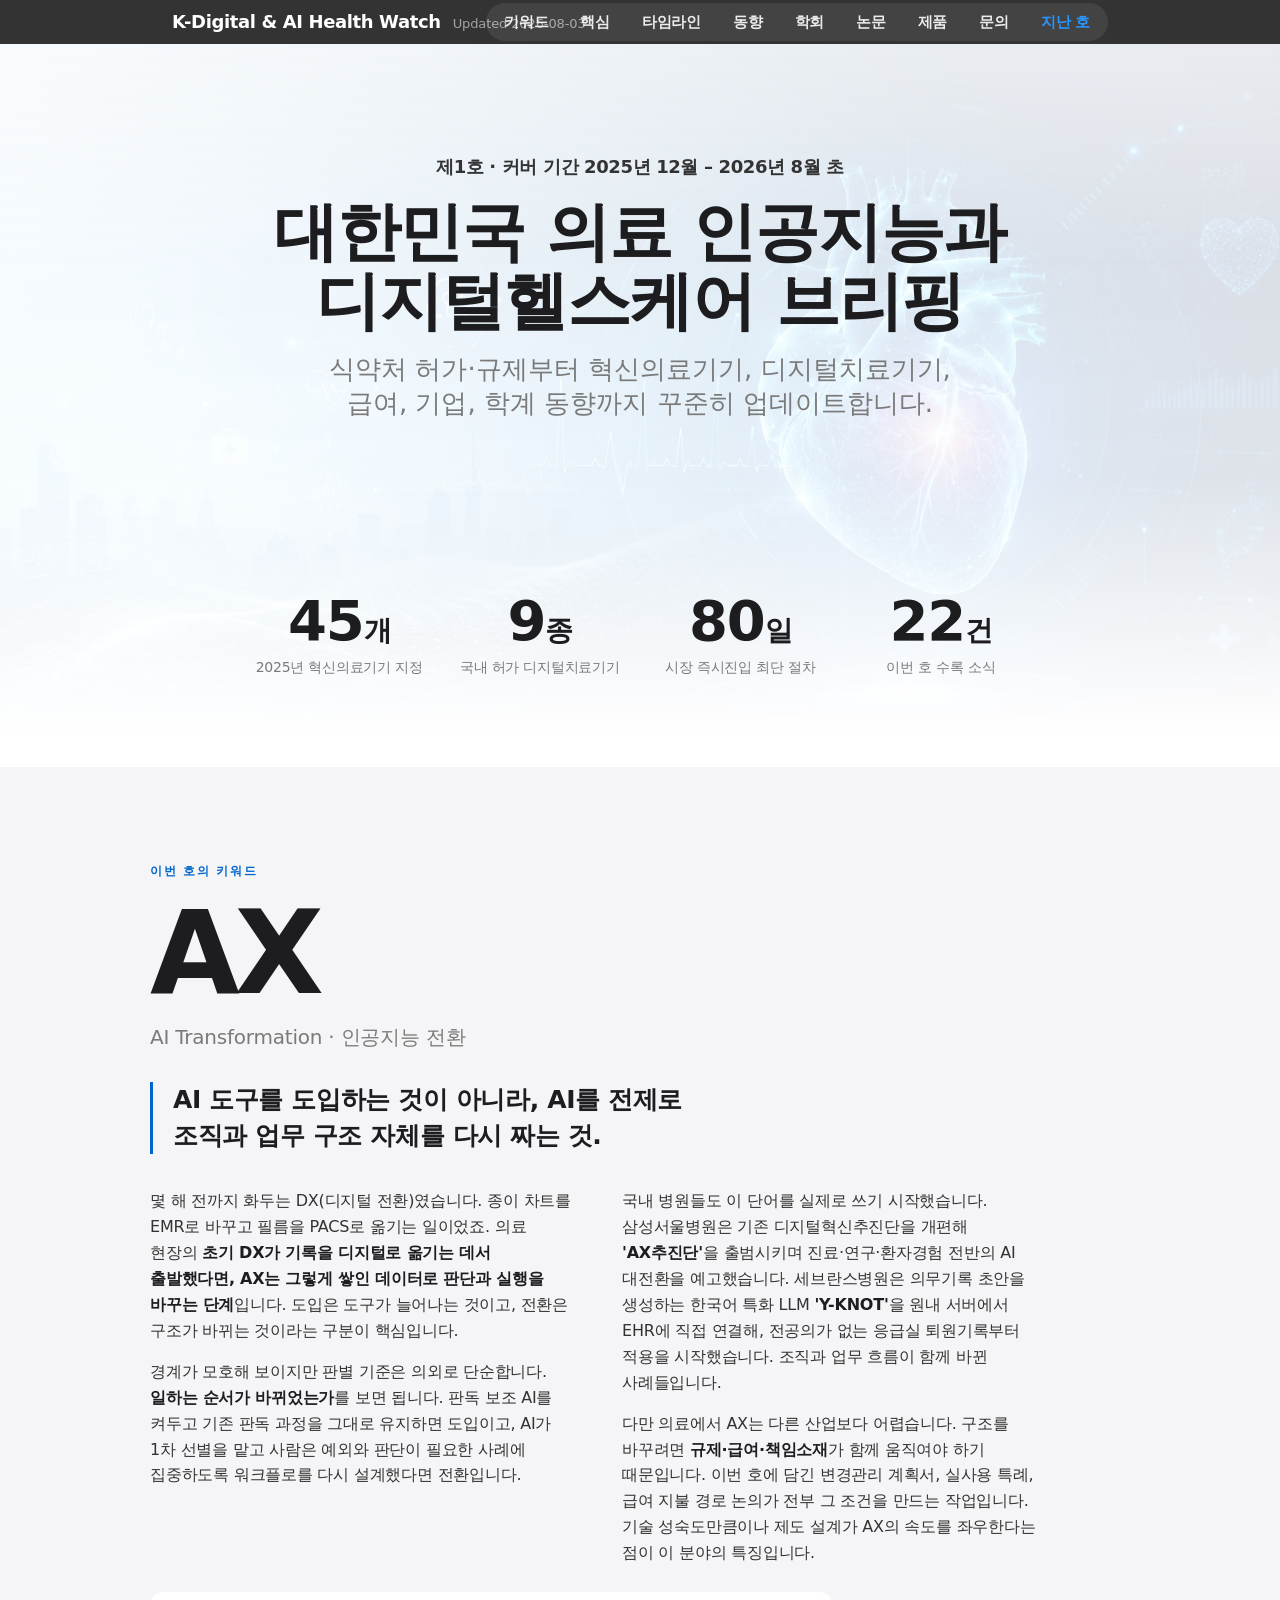
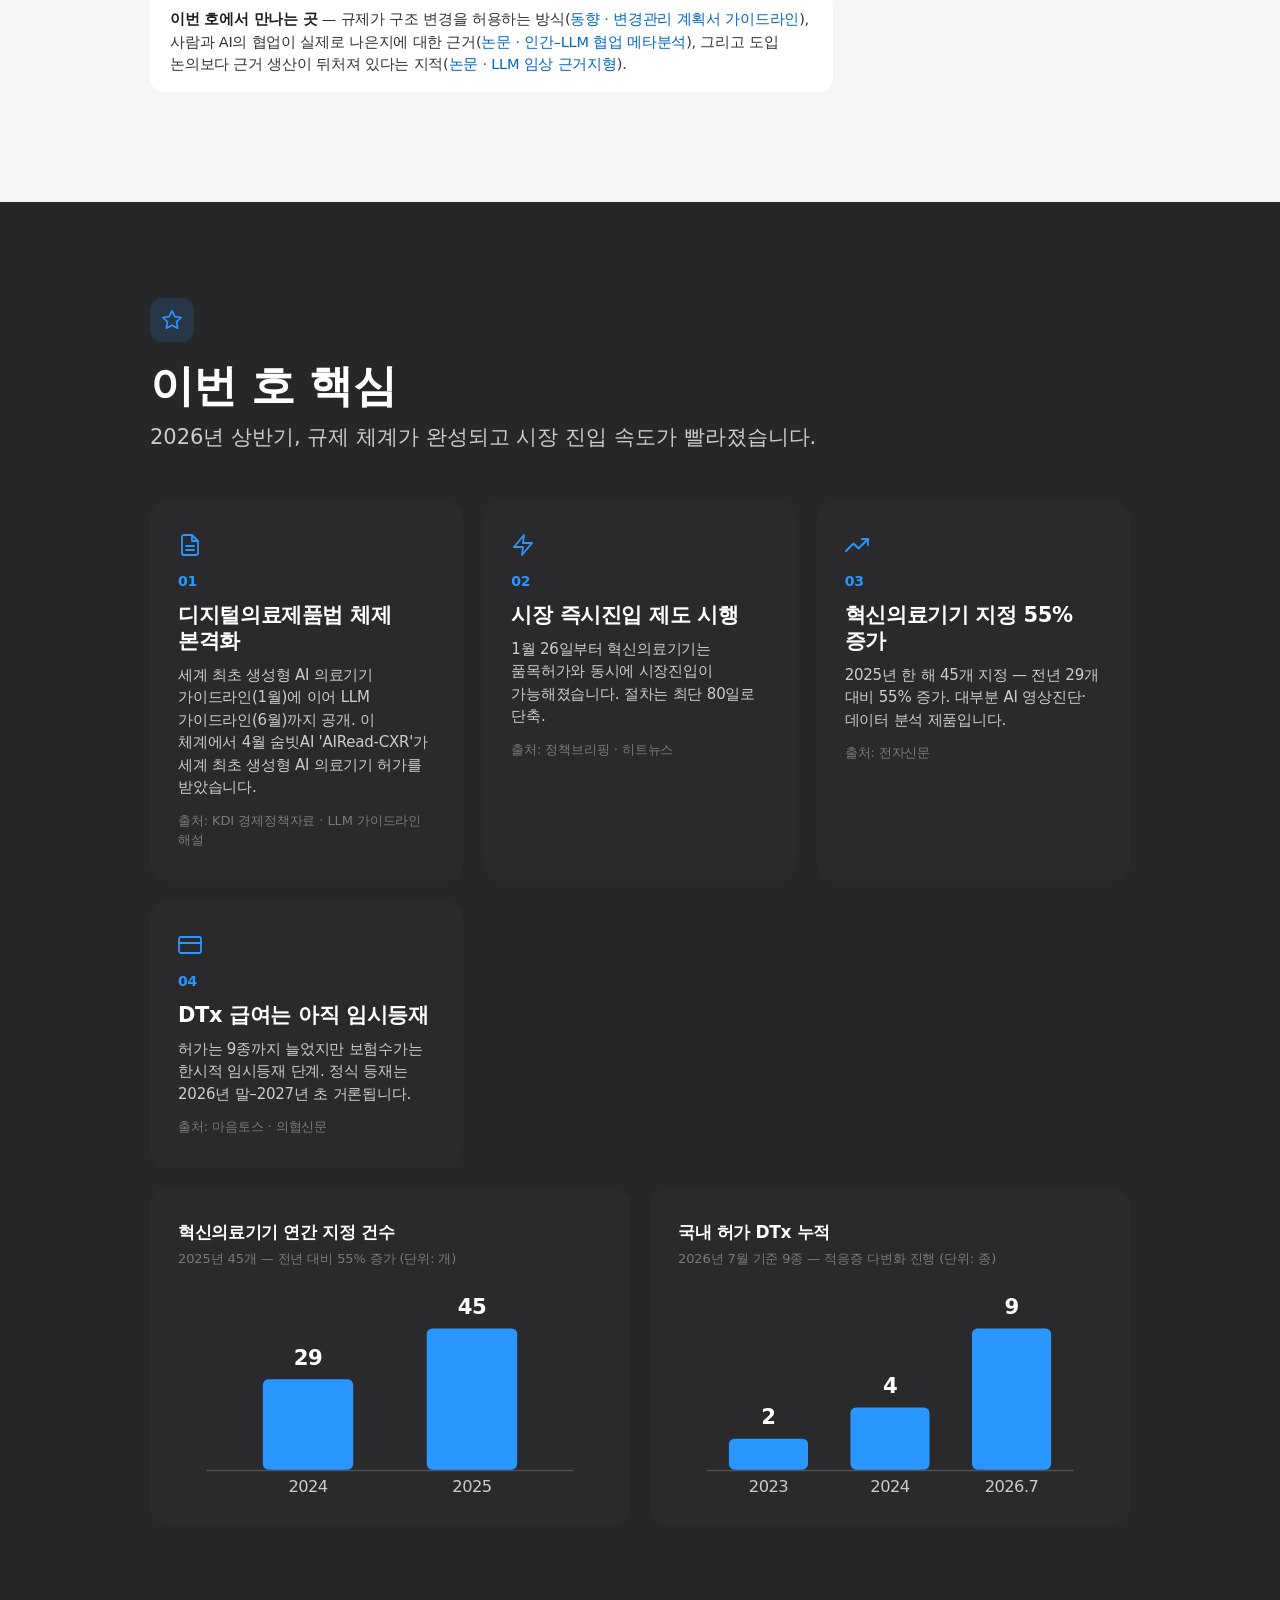
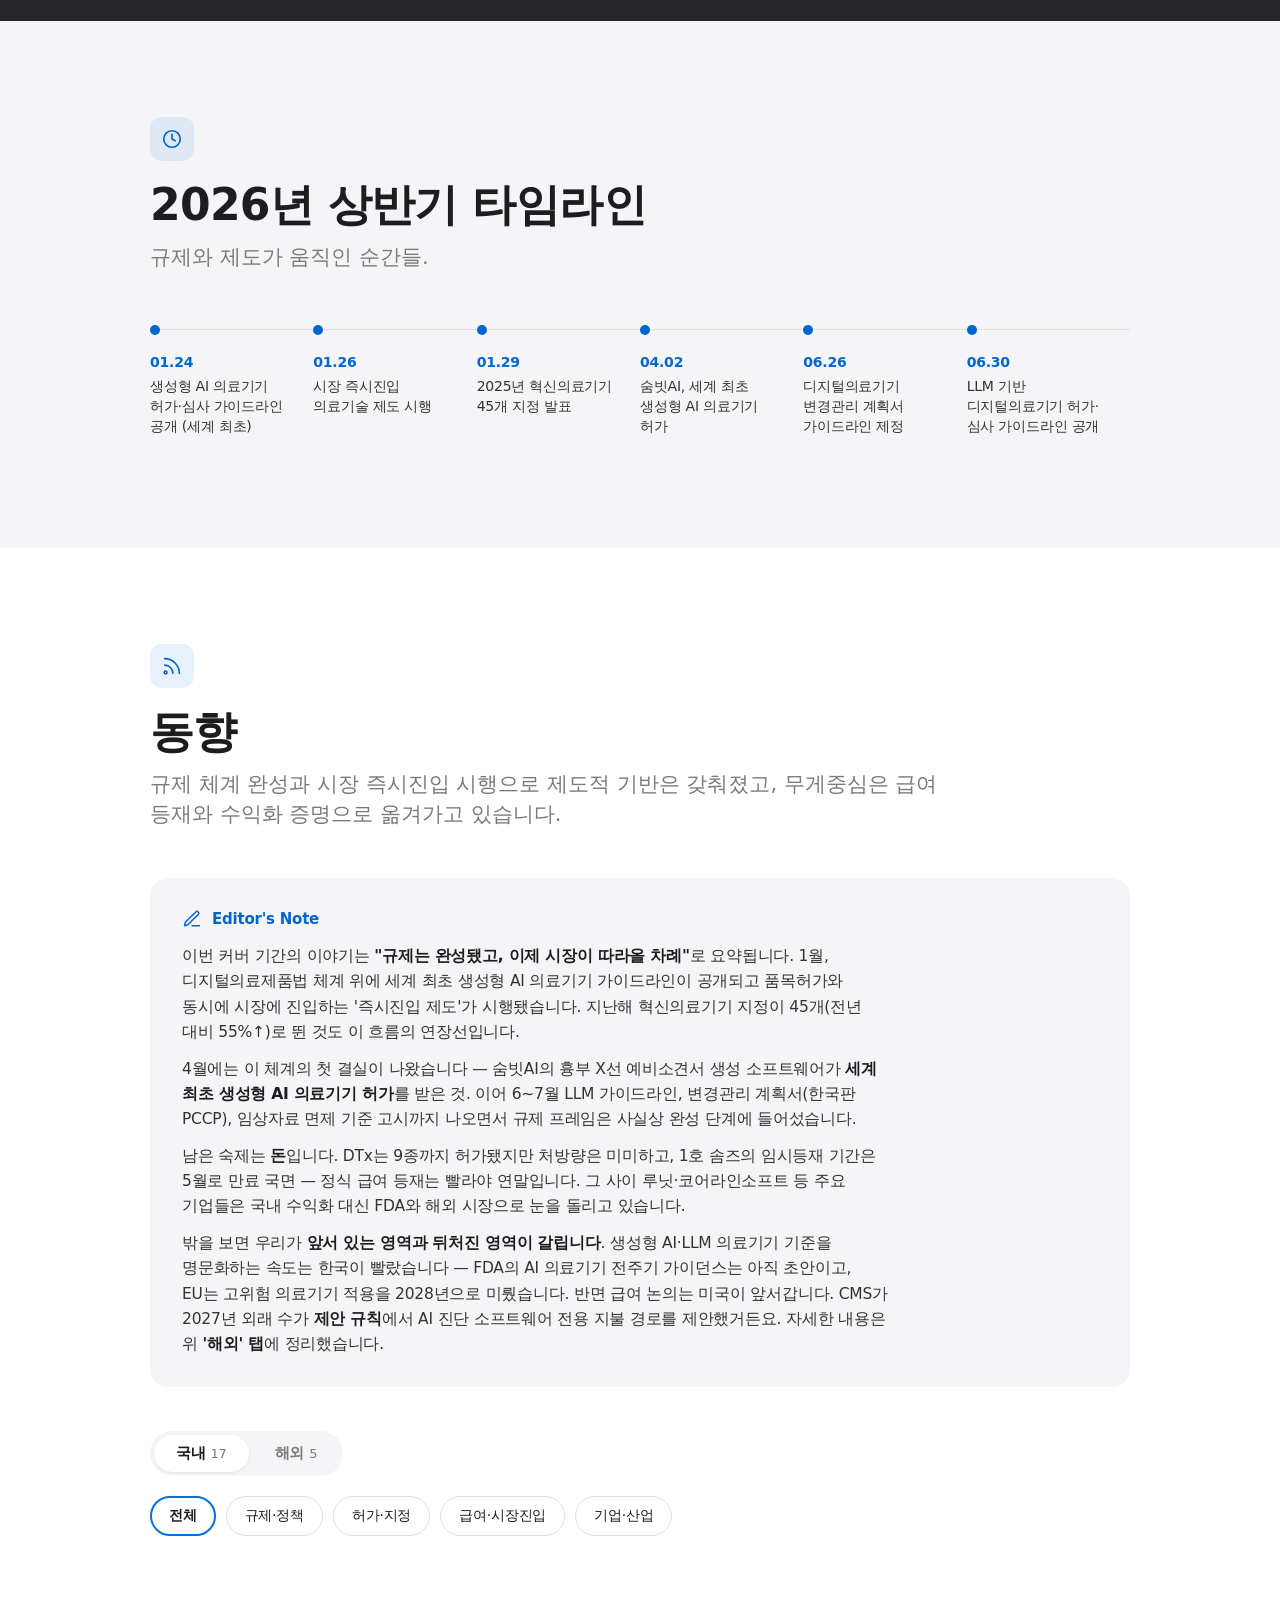
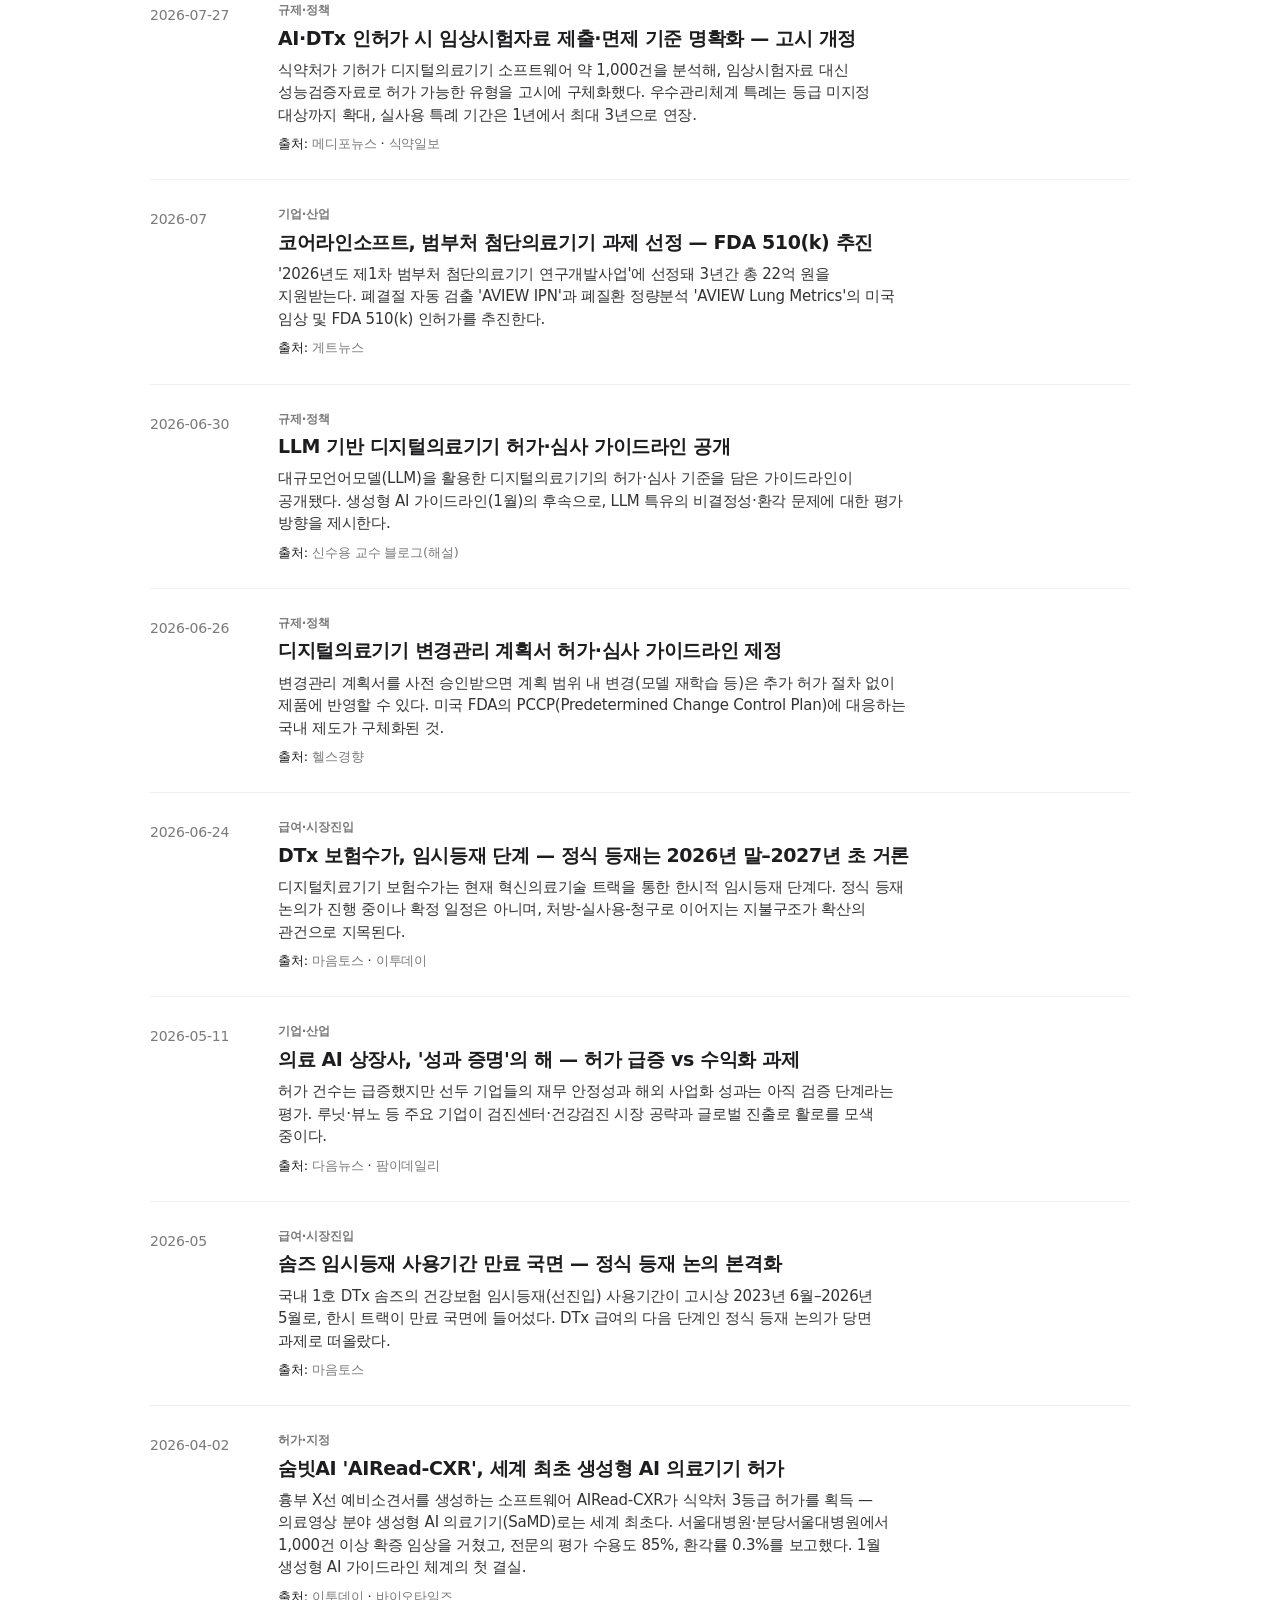
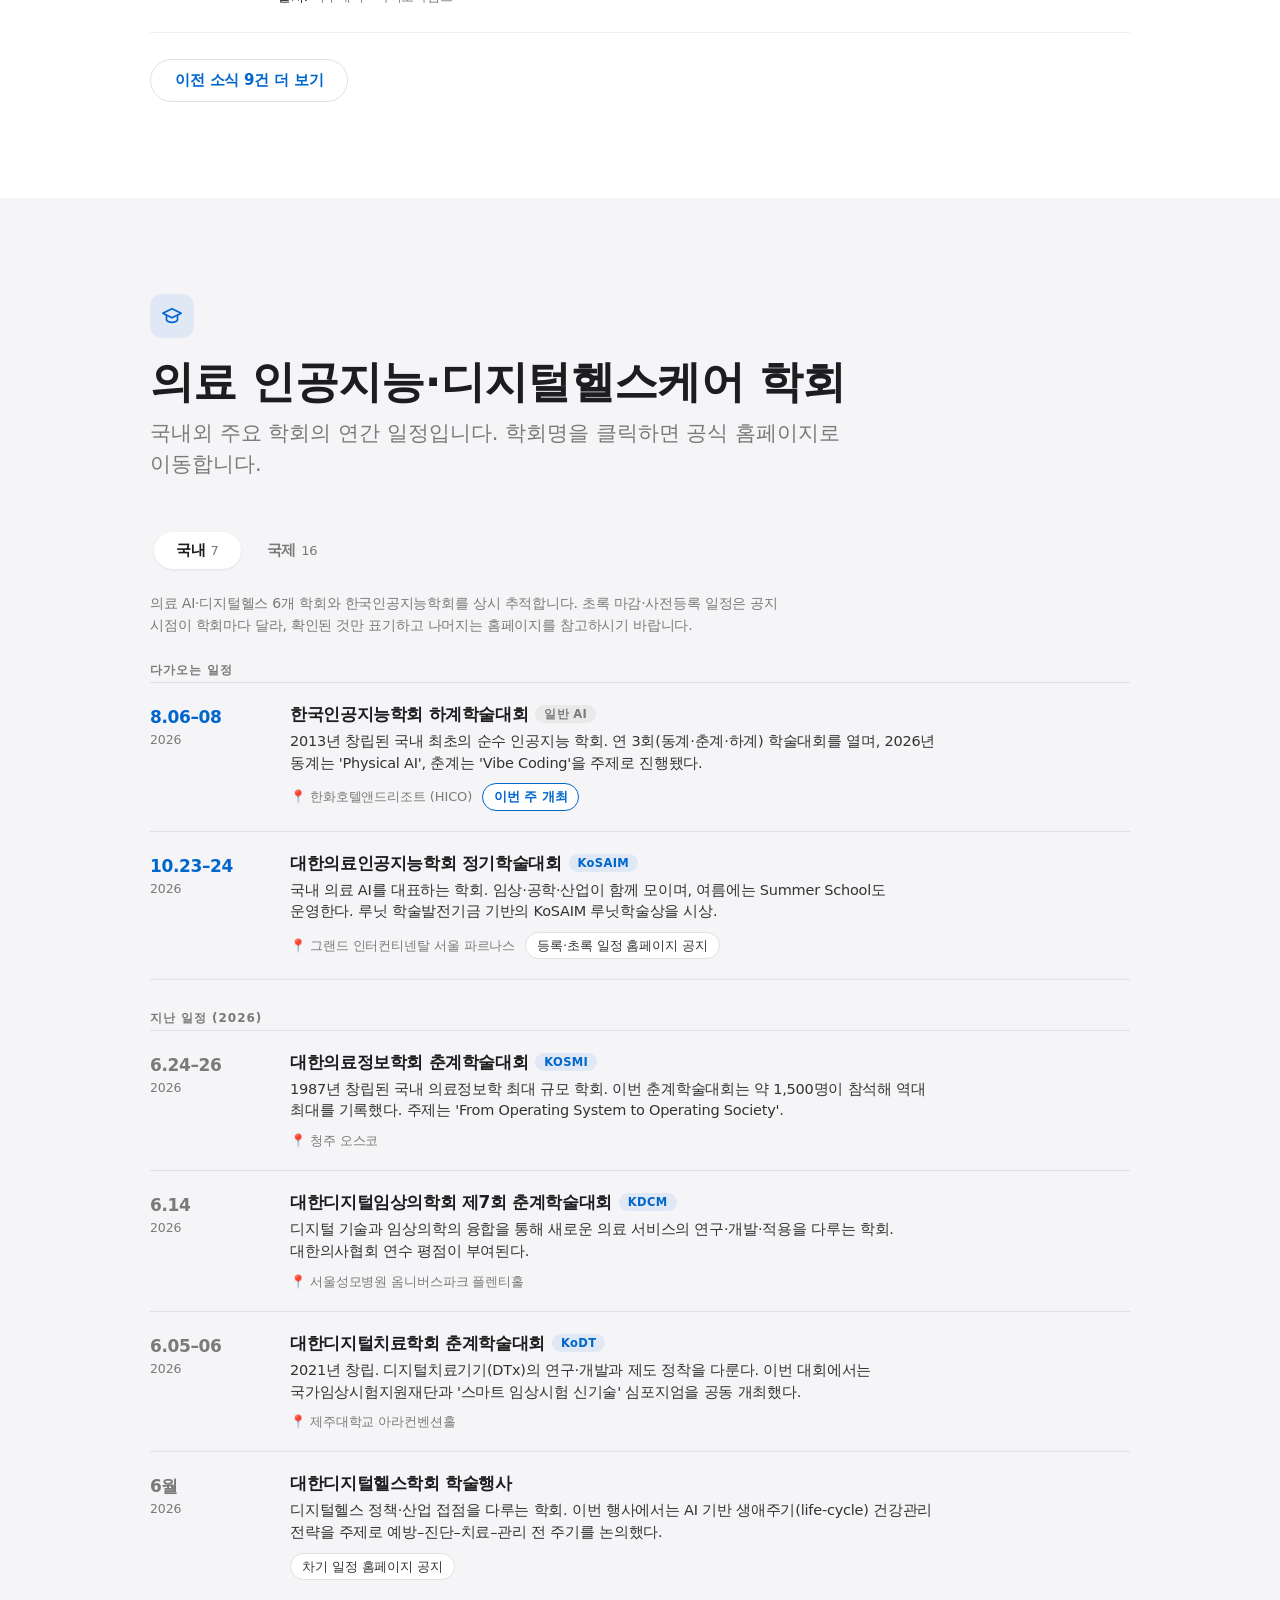
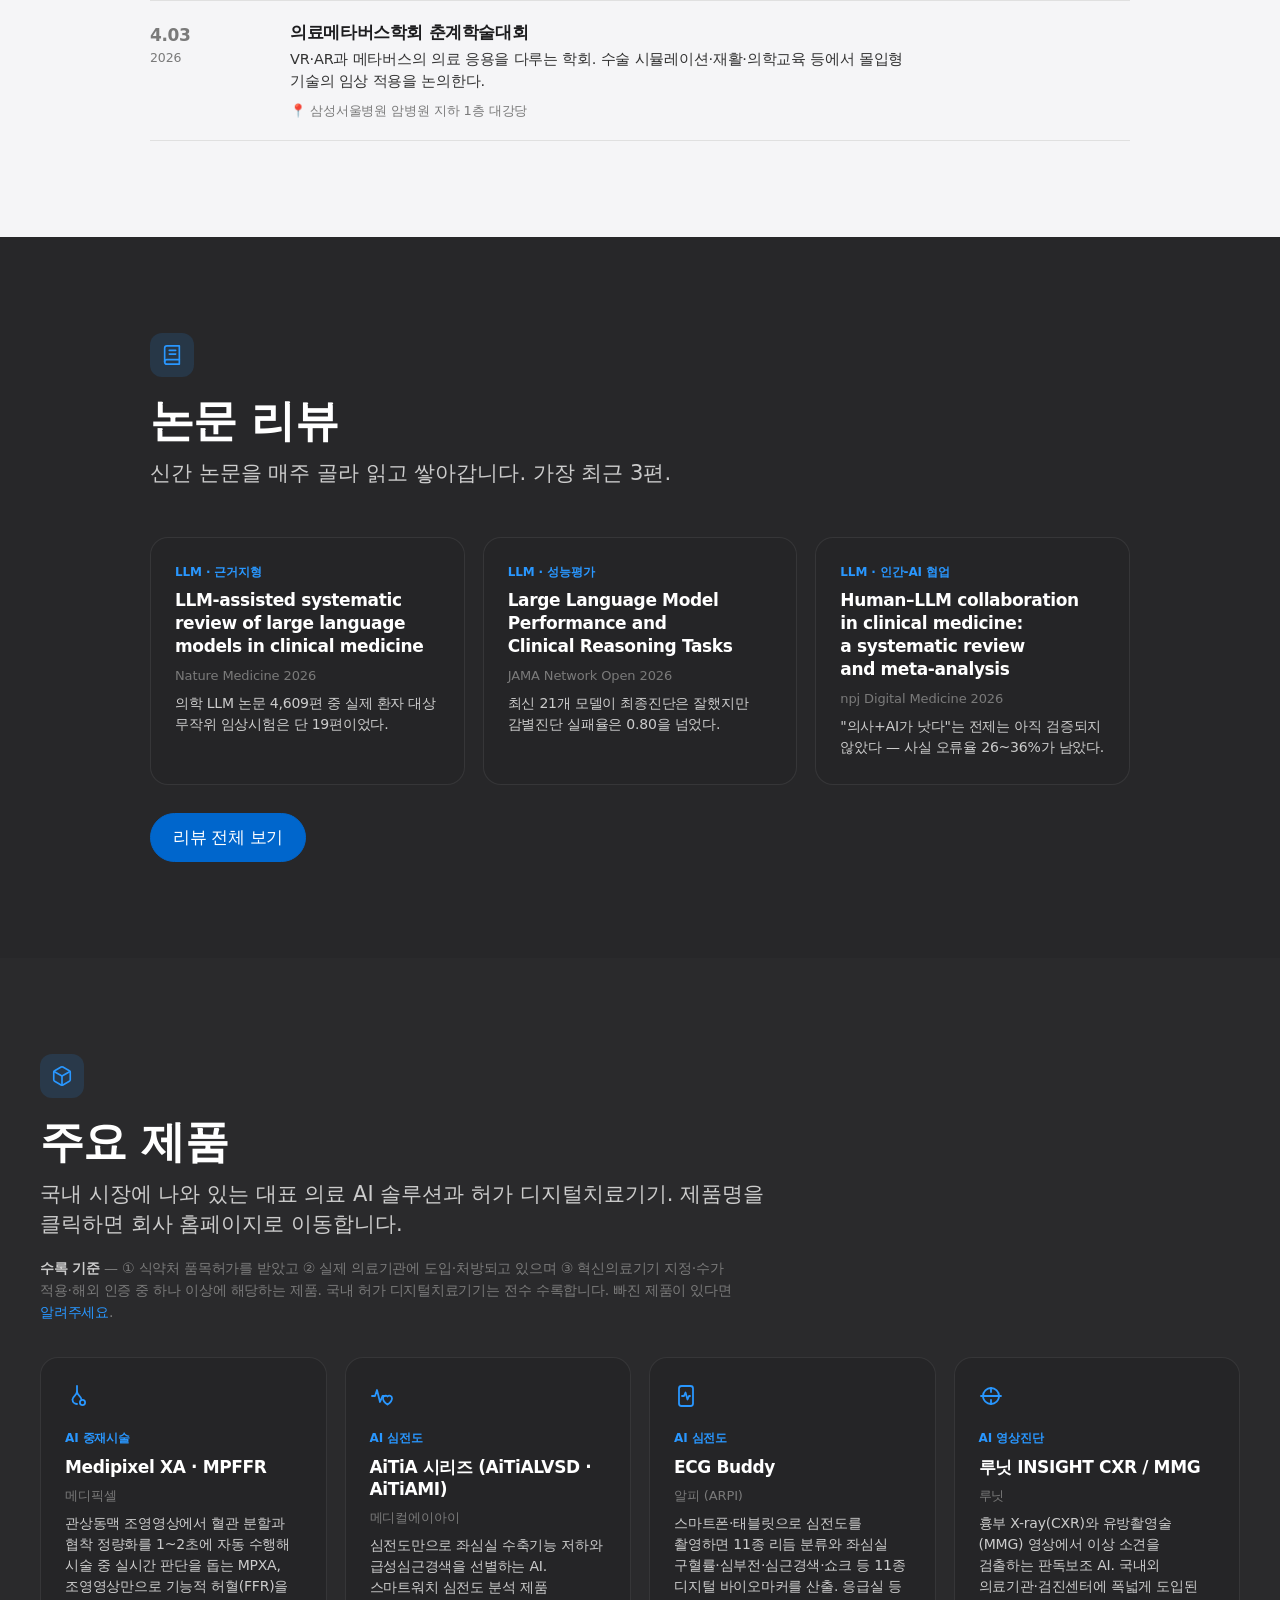
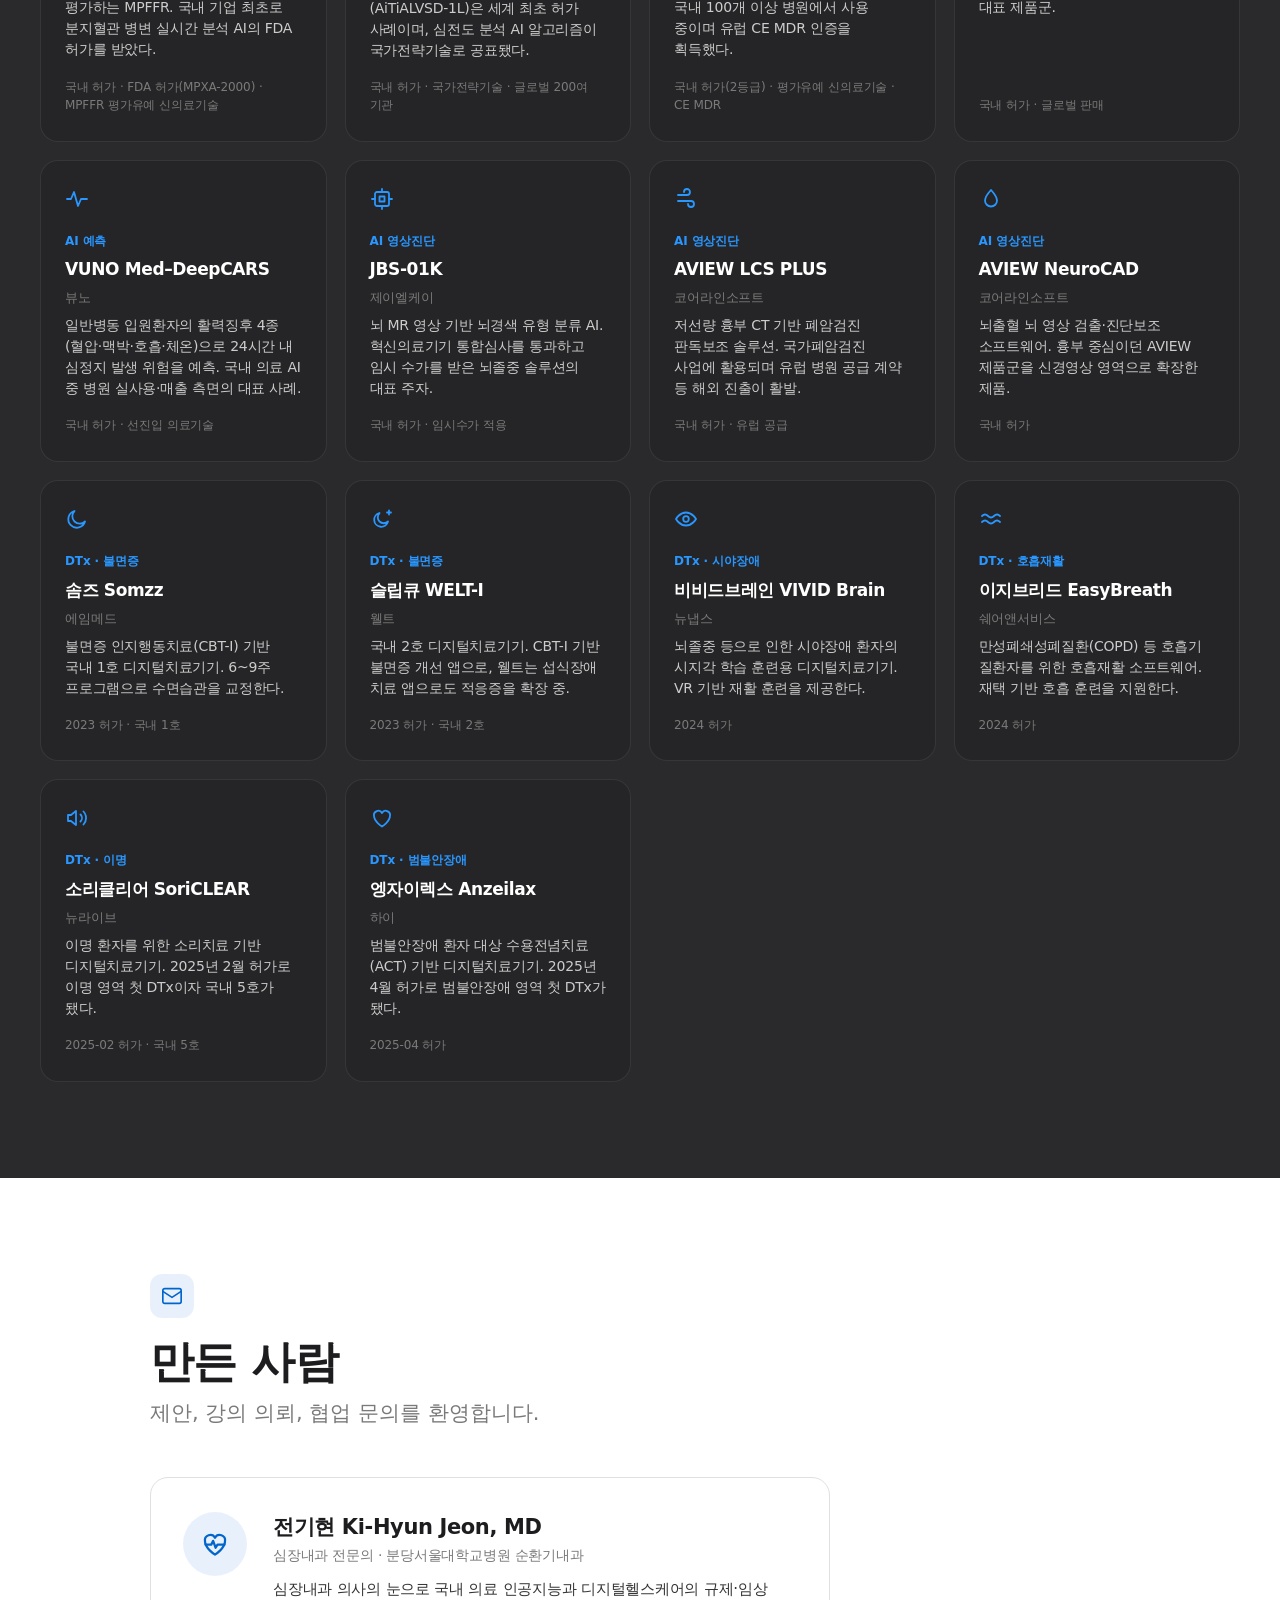
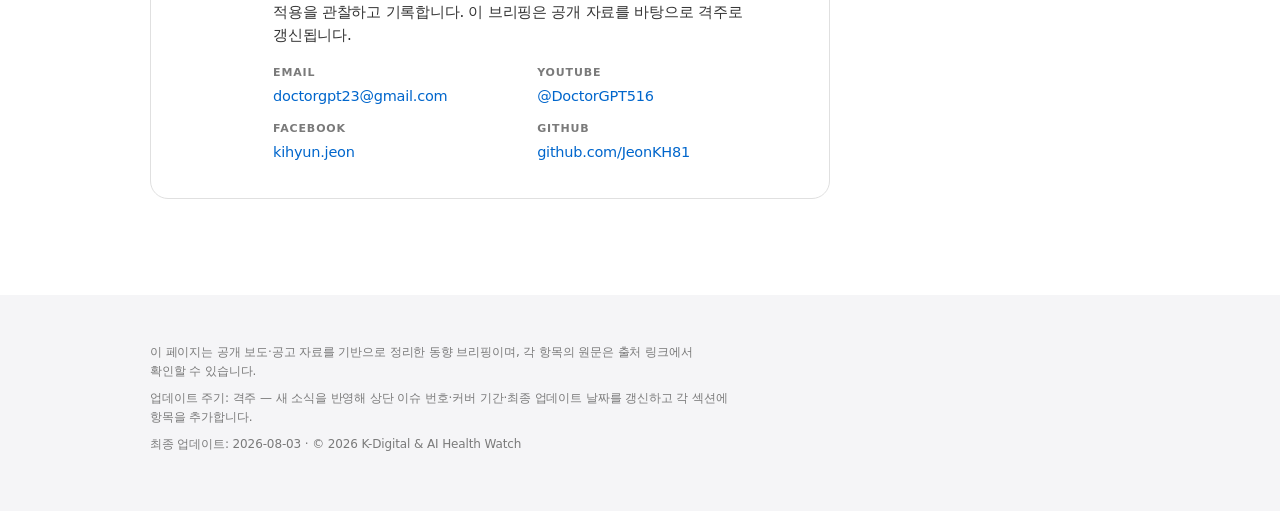
<file: archive/issue-01.html>
<!DOCTYPE html>
<html lang="ko">
<head>
<meta charset="utf-8">
<meta name="viewport" content="width=device-width, initial-scale=1">
<meta name="description" content="국내 디지털헬스·의료 AI 규제, 허가, 급여, 기업·학회 동향과 논문 리뷰를 정리한 업데이트형 브리핑">
<title>K-Digital & AI Health Watch — 국내 의료기기·의료 AI 동향</title>
<link rel="canonical" href="https://docgpt.ai.kr/">

<!-- Open Graph (페이스북·카카오톡 등 공유 미리보기) -->
<meta property="og:type" content="website">
<meta property="og:site_name" content="K-Digital &amp; AI Health Watch">
<meta property="og:locale" content="ko_KR">
<meta property="og:url" content="https://docgpt.ai.kr/">
<meta property="og:title" content="대한민국 의료 인공지능과 디지털헬스케어 브리핑">
<meta property="og:description" content="식약처 허가·규제부터 혁신의료기기, 디지털치료기기, 급여, 기업, 학회, 논문 리뷰까지 꾸준히 업데이트합니다.">
<meta property="og:image" content="https://docgpt.ai.kr/og-image.jpg">
<meta property="og:image:secure_url" content="https://docgpt.ai.kr/og-image.jpg">
<meta property="og:image:type" content="image/jpeg">
<meta property="og:image:width" content="1200">
<meta property="og:image:height" content="630">
<meta property="og:image:alt" content="K-Digital & AI Health Watch — 대한민국 의료 인공지능과 디지털헬스케어 브리핑">
<meta name="twitter:card" content="summary_large_image">
<meta name="twitter:title" content="대한민국 의료 인공지능과 디지털헬스케어 브리핑">
<meta name="twitter:description" content="식약처 허가·규제부터 혁신의료기기, 디지털치료기기, 급여, 기업, 학회, 논문 리뷰까지 꾸준히 업데이트합니다.">
<meta name="twitter:image" content="https://docgpt.ai.kr/og-image.jpg">
<style>
  /* ═══ Apple design-md tokens ═══ */
  :root {
    --primary: #0066cc;
    --primary-focus: #0071e3;
    --primary-on-dark: #2997ff;
    --ink: #1d1d1f;
    --body-on-dark: #ffffff;
    --body-muted: #cccccc;
    --ink-muted-80: #333333;
    --ink-muted-48: #7a7a7a;
    --divider-soft: #f0f0f0;
    --hairline: #e0e0e0;
    --canvas: #ffffff;
    --parchment: #f5f5f7;
    --pearl: #fafafc;
    --tile-1: #272729;
    --tile-2: #2a2a2c;
    --tile-3: #252527;
    --black: #000000;
    --font: system-ui, -apple-system, BlinkMacSystemFont, "SF Pro Text", "Apple SD Gothic Neo", "Pretendard", "Noto Sans KR", sans-serif;
    --font-display: system-ui, -apple-system, BlinkMacSystemFont, "SF Pro Display", "Apple SD Gothic Neo", "Pretendard", "Noto Sans KR", sans-serif;
  }
  *, *::before, *::after { box-sizing: border-box; }
  html { scroll-behavior: smooth; }
  body {
    margin: 0;
    background: var(--canvas);
    color: var(--ink);
    font-family: var(--font);
    font-size: 17px;
    line-height: 1.47;
    letter-spacing: -0.374px;
    word-break: keep-all;
    overflow-wrap: break-word;
    -webkit-font-smoothing: antialiased;
  }
  a { color: var(--primary); text-decoration: none; }
  a:hover { text-decoration: underline; }
  a:focus-visible { outline: 2px solid var(--primary-focus); outline-offset: 2px; border-radius: 4px; }

  /* ═══ Global nav (black, 44px) ═══ */
  .gnav {
    position: sticky;
    top: 0;
    z-index: 100;
    background: rgba(0, 0, 0, 0.8);
    backdrop-filter: saturate(180%) blur(20px);
    -webkit-backdrop-filter: saturate(180%) blur(20px);
    height: 44px;
  }
  .gnav-inner {
    max-width: 980px;
    margin: 0 auto;
    height: 44px;
    padding: 0 22px;
    display: flex;
    align-items: center;
    justify-content: space-between;
    gap: 20px;
  }
  .gnav .wordmark {
    color: #ffffff;
    font-size: 18px;
    font-weight: 700;
    letter-spacing: -0.374px;
    white-space: nowrap;
  }
  .gnav .wordmark:hover { text-decoration: none; }
  .gnav .brand { display: flex; align-items: baseline; gap: 12px; min-width: 0; }
  .gnav .updated {
    color: rgba(255, 255, 255, 0.55);
    font-size: 13px;
    font-weight: 400;
    letter-spacing: -0.12px;
    font-variant-numeric: tabular-nums;
    white-space: nowrap;
  }
  @media (max-width: 480px) {
    .gnav .updated { display: none; }
  }
  .gnav nav {
    display: flex;
    align-items: center;
    gap: 4px;
    background: rgba(255, 255, 255, 0.08);
    border-radius: 9999px;
    padding: 4px;
  }
  .gnav nav a {
    color: rgba(255, 255, 255, 0.9);
    font-size: 14.5px;
    font-weight: 700;
    letter-spacing: -0.224px;
    line-height: 1;
    padding: 8px 14px;
    border-radius: 9999px;
    white-space: nowrap;
    transition: background 0.2s, color 0.2s;
  }
  .gnav nav a:hover {
    color: #ffffff;
    background: rgba(255, 255, 255, 0.16);
    text-decoration: none;
  }
  .gnav nav a:active { transform: scale(0.95); }
  .gnav nav a.current {
    background: var(--primary);
    color: #ffffff;
  }
  .gnav nav a.ext {
    color: var(--primary-on-dark);
  }
  .gnav nav a.ext:hover { color: #ffffff; }

  /* ═══ Full-bleed tiles ═══ */
  .tile { padding: 96px 22px; }
  .tile-white { background: var(--canvas); }
  .tile-parchment { background: var(--parchment); }
  .tile-dark { background: var(--tile-1); color: var(--body-on-dark); }
  .tile-dark-2 { background: var(--tile-2); color: var(--body-on-dark); }
  .tile-inner { max-width: 980px; margin: 0 auto; }
  .tile-inner-wide { max-width: 1200px; margin: 0 auto; }

  /* ═══ Hero ═══ */
  .hero {
    text-align: center;
    padding: 110px 22px 90px;
    position: relative;
    overflow: hidden;
  }
  .hero::before {
    content: "";
    position: absolute;
    inset: 0;
    z-index: 0;
    background: url("../bg-hero.jpg") center 35% / cover no-repeat;
    opacity: 0.14;
    -webkit-mask-image: linear-gradient(to bottom, rgba(0,0,0,0.6) 0%, rgba(0,0,0,1) 30%, rgba(0,0,0,0.9) 60%, transparent 96%);
    mask-image: linear-gradient(to bottom, rgba(0,0,0,0.6) 0%, rgba(0,0,0,1) 30%, rgba(0,0,0,0.9) 60%, transparent 96%);
    pointer-events: none;
  }
  .hero > * { position: relative; z-index: 1; }
  .hero .issue-tag {
    font-size: 18px;
    font-weight: 600;
    letter-spacing: -0.374px;
    color: var(--ink-muted-80);
    margin: 0 0 18px;
    font-variant-numeric: tabular-nums;
  }
  @media (max-width: 640px) {
    .hero .issue-tag { font-size: 16px; }
  }
  .hero .issue-tag strong { color: var(--primary); font-weight: 600; }
  .hero h1 {
    font-family: var(--font-display);
    font-size: clamp(34px, 7vw, 64px);
    font-weight: 700;
    line-height: 1.07;
    letter-spacing: -0.02em;
    margin: 0 0 18px;
    text-wrap: balance;
  }
  .hero .lead {
    font-family: var(--font-display);
    font-size: clamp(19px, 3vw, 26px);
    font-weight: 400;
    line-height: 1.3;
    letter-spacing: 0;
    color: var(--ink-muted-48);
    max-width: 640px;
    margin: 0 auto 34px;
    text-wrap: balance;
  }
  .cta-row { display: flex; gap: 14px; justify-content: center; flex-wrap: wrap; }
  .btn-pill {
    display: inline-block;
    background: var(--primary);
    color: #ffffff;
    font-size: 17px;
    font-weight: 400;
    letter-spacing: -0.374px;
    padding: 11px 22px;
    border-radius: 9999px;
    border: 1px solid var(--primary);
    transition: transform 0.15s ease;
  }
  .btn-pill:hover { text-decoration: none; background: var(--primary-focus); border-color: var(--primary-focus); }
  .btn-pill:active { transform: scale(0.95); }
  .btn-ghost {
    display: inline-block;
    background: transparent;
    color: var(--primary);
    font-size: 17px;
    letter-spacing: -0.374px;
    padding: 11px 22px;
    border-radius: 9999px;
    border: 1px solid var(--primary);
    transition: transform 0.15s ease;
  }
  .btn-ghost:hover { text-decoration: none; background: var(--primary); color: #ffffff; }
  .btn-ghost:active { transform: scale(0.95); }

  /* ═══ ECG line ═══ */
  .ecg-wrap { max-width: 900px; margin: 26px auto 0; overflow: hidden; }
  .ecg { width: 100%; height: 64px; display: block; }
  .ecg-path {
    stroke: var(--primary);
    stroke-dasharray: 1290;
    stroke-dashoffset: 1290;
    animation: ecg-draw 4.5s linear infinite;
  }
  @keyframes ecg-draw {
    0% { stroke-dashoffset: 1290; opacity: 1; }
    70% { stroke-dashoffset: 0; opacity: 1; }
    88% { opacity: 0.25; }
    100% { stroke-dashoffset: 0; opacity: 0; }
  }
  @media (prefers-reduced-motion: reduce) {
    .ecg-path { animation: none; stroke-dashoffset: 0; }
  }

  /* ═══ Stats strip ═══ */
  .stats {
    display: grid;
    grid-template-columns: repeat(auto-fit, minmax(150px, 1fr));
    gap: 22px;
    max-width: 780px;
    margin: 72px auto 0;
  }
  .stat .num {
    font-family: var(--font-display);
    font-size: clamp(40px, 6vw, 56px);
    font-weight: 700;
    line-height: 1.07;
    letter-spacing: -0.02em;
    font-variant-numeric: tabular-nums;
  }
  .stat .num .unit { font-size: 0.5em; font-weight: 600; }
  .stat .label {
    font-size: 14px;
    letter-spacing: -0.224px;
    color: var(--ink-muted-48);
    margin-top: 6px;
    line-height: 1.43;
  }

  /* ═══ 이번 호의 키워드 ═══ */
  .kw-heading { margin: 0; }
  .kw-label {
    display: block;
    font-size: 12px;
    font-weight: 700;
    letter-spacing: 0.14em;
    color: var(--primary);
    margin: 0 0 14px;
  }
  .kw-term {
    display: block;
    font-family: var(--font-display);
    font-size: clamp(64px, 12vw, 116px);
    font-weight: 700;
    line-height: 1;
    letter-spacing: -0.045em;
    color: var(--ink);
    margin: 0;
  }
  .kw-full {
    font-size: clamp(16px, 2.4vw, 20px);
    font-weight: 400;
    letter-spacing: -0.224px;
    color: var(--ink-muted-48);
    margin: 12px 0 0;
  }
  .kw-def {
    font-size: clamp(19px, 2.8vw, 25px);
    font-weight: 600;
    line-height: 1.45;
    letter-spacing: -0.374px;
    color: var(--ink);
    margin: 30px 0 0;
    padding-left: 20px;
    border-left: 3px solid var(--primary);
    max-width: 46ch;
    text-wrap: balance;
  }
  .kw-body {
    margin-top: 34px;
    columns: 2;
    column-gap: 44px;
    max-width: 900px;
  }
  .kw-body p {
    margin: 0 0 15px;
    font-size: 16px;
    line-height: 1.62;
    letter-spacing: -0.224px;
    color: var(--ink-muted-80);
    break-inside: avoid;
  }
  .kw-body p strong { color: var(--ink); font-weight: 600; }
  .kw-link {
    margin-top: 26px;
    padding: 16px 20px;
    background: var(--canvas);
    border-radius: 14px;
    font-size: 14.5px;
    line-height: 1.55;
    letter-spacing: -0.224px;
    color: var(--ink-muted-80);
    max-width: 74ch;
  }
  .kw-link strong { color: var(--ink); font-weight: 600; }
  @media (max-width: 720px) {
    .kw-body { columns: 1; }
  }

  /* ═══ Section badge ═══ */
  .sec-badge {
    width: 44px;
    height: 44px;
    border-radius: 12px;
    display: flex;
    align-items: center;
    justify-content: center;
    margin-bottom: 20px;
    background: rgba(0, 102, 204, 0.09);
  }
  .sec-badge svg {
    width: 22px;
    height: 22px;
    stroke: var(--primary);
    stroke-width: 1.8;
    stroke-linecap: round;
    stroke-linejoin: round;
    fill: none;
  }
  .tile-dark .sec-badge, .tile-dark-2 .sec-badge { background: rgba(41, 151, 255, 0.14); }
  .tile-dark .sec-badge svg, .tile-dark-2 .sec-badge svg { stroke: var(--primary-on-dark); }

  /* ═══ Section headline grammar ═══ */
  .sec-head {
    font-family: var(--font-display);
    font-size: clamp(30px, 5vw, 44px);
    font-weight: 700;
    line-height: 1.1;
    letter-spacing: -0.015em;
    margin: 0 0 12px;
    text-wrap: balance;
  }
  .sec-sub {
    font-size: clamp(17px, 2.5vw, 21px);
    font-weight: 400;
    letter-spacing: 0;
    color: var(--ink-muted-48);
    margin: 0 0 48px;
    max-width: 60ch;
  }
  .tile-dark .sec-sub, .tile-dark-2 .sec-sub { color: var(--body-muted); }

  /* ═══ 핵심 (dark tile) ═══ */
  .highlight-grid {
    display: grid;
    grid-template-columns: repeat(auto-fit, minmax(280px, 1fr));
    gap: 20px;
  }
  .highlight {
    background: var(--tile-2);
    border-radius: 18px;
    padding: 32px 28px;
  }
  .highlight .h-num {
    font-family: var(--font-display);
    font-size: 14px;
    font-weight: 600;
    letter-spacing: -0.224px;
    color: var(--primary-on-dark);
    margin-bottom: 10px;
    font-variant-numeric: tabular-nums;
  }
  .highlight h3 {
    font-size: 21px;
    font-weight: 600;
    line-height: 1.24;
    letter-spacing: -0.374px;
    margin: 0 0 10px;
    color: #ffffff;
  }
  .highlight p {
    font-size: 15px;
    line-height: 1.5;
    letter-spacing: -0.224px;
    color: var(--body-muted);
    margin: 0;
  }
  .highlight h3 a { color: #ffffff; transition: color 0.2s; }
  .highlight h3 a:hover { color: var(--primary-on-dark); text-decoration: none; }
  .highlight .h-src {
    margin-top: 12px;
    font-size: 13px;
    letter-spacing: -0.12px;
    color: var(--ink-muted-48);
  }
  .highlight .h-src a { color: var(--ink-muted-48); }
  .highlight .h-src a:hover { color: var(--primary-on-dark); }

  /* ═══ 미니 차트 (dark tile) ═══ */
  .chart-row {
    display: grid;
    grid-template-columns: repeat(auto-fit, minmax(280px, 1fr));
    gap: 20px;
    margin-top: 20px;
  }
  .chart-card {
    background: var(--tile-2);
    border-radius: 18px;
    padding: 32px 28px 24px;
  }
  .chart-card h3 {
    font-size: 17px;
    font-weight: 600;
    letter-spacing: -0.374px;
    color: #ffffff;
    margin: 0 0 4px;
  }
  .chart-card .chart-cap {
    font-size: 13px;
    letter-spacing: -0.12px;
    color: var(--ink-muted-48);
    margin: 0 0 18px;
  }
  .chart-card svg { width: 100%; height: auto; display: block; }
  .bar { fill: var(--primary-on-dark); rx: 4; }
  .bar-label {
    font-family: var(--font);
    font-size: 15px;
    font-weight: 600;
    fill: #ffffff;
  }
  .bar-axis {
    font-family: var(--font);
    font-size: 11.5px;
    fill: var(--body-muted);
  }
  .bar-base { stroke: rgba(255, 255, 255, 0.18); stroke-width: 1; }
  html.js .bar {
    transform-box: fill-box;
    transform-origin: bottom;
    transform: scaleY(0);
    transition: transform 0.9s cubic-bezier(0.25, 0.1, 0.25, 1);
  }
  html.js .reveal.in .bar { transform: scaleY(1); }
  html.js .reveal.in .bar:nth-child(2) { transition-delay: 0.12s; }
  html.js .reveal.in .bar:nth-child(3) { transition-delay: 0.24s; }

  /* ═══ 카드 아이콘 ═══ */
  .card-icon {
    width: 24px;
    height: 24px;
    stroke: var(--primary-on-dark);
    stroke-width: 1.8;
    stroke-linecap: round;
    stroke-linejoin: round;
    fill: none;
    display: block;
    margin-bottom: 14px;
  }

  /* ═══ 학계·학회 (parchment) ═══ */
  .acad-grid {
    display: grid;
    grid-template-columns: repeat(auto-fit, minmax(300px, 1fr));
    gap: 20px;
  }
  .acad-card {
    background: var(--canvas);
    border: 1px solid var(--hairline);
    border-radius: 18px;
    padding: 28px 26px;
    display: flex;
    flex-direction: column;
    gap: 8px;
  }
  .acad-card .a-date {
    font-size: 13px;
    font-weight: 600;
    letter-spacing: -0.12px;
    color: var(--primary);
    font-variant-numeric: tabular-nums;
  }
  .acad-card h3 {
    font-size: 19px;
    font-weight: 600;
    line-height: 1.32;
    letter-spacing: -0.374px;
    margin: 0;
    text-wrap: balance;
  }
  .acad-card h3 a { color: var(--ink); transition: color 0.2s; }
  .acad-card h3 a:hover { color: var(--primary); text-decoration: none; }
  .acad-card p {
    margin: 0;
    font-size: 14.5px;
    line-height: 1.5;
    letter-spacing: -0.224px;
    color: var(--ink-muted-80);
  }
  .acad-card .a-src {
    margin-top: auto;
    padding-top: 10px;
    font-size: 13px;
    letter-spacing: -0.12px;
  }
  .acad-card .a-src a { color: var(--ink-muted-48); }
  .acad-card .a-src a:hover { color: var(--primary); }
  .acad-card .card-icon { stroke: var(--primary); margin-bottom: 6px; }

  /* ═══ 학회 일정 캘린더 ═══ */
  .conf-note {
    font-size: 14px;
    line-height: 1.55;
    letter-spacing: -0.224px;
    color: var(--ink-muted-48);
    margin: 0 0 26px;
    max-width: 74ch;
  }
  .conf-group {
    font-size: 12px;
    font-weight: 700;
    letter-spacing: 0.08em;
    color: var(--ink-muted-48);
    margin: 30px 0 2px;
  }
  .conf-group:first-of-type { margin-top: 0; }
  .conf-list { border-top: 1px solid var(--hairline); }
  .conf-item {
    display: grid;
    grid-template-columns: 118px 1fr;
    gap: 22px;
    padding: 20px 0;
    border-bottom: 1px solid var(--hairline);
  }
  .conf-date {
    font-variant-numeric: tabular-nums;
    padding-top: 2px;
  }
  .conf-date .d-main {
    display: block;
    font-size: 17px;
    font-weight: 700;
    letter-spacing: -0.374px;
    color: var(--primary);
    white-space: nowrap;
  }
  .conf-date .d-year {
    display: block;
    font-size: 12.5px;
    letter-spacing: -0.12px;
    color: var(--ink-muted-48);
    margin-top: 1px;
  }
  .conf-item h4 {
    font-size: 17px;
    font-weight: 600;
    line-height: 1.35;
    letter-spacing: -0.374px;
    margin: 0 0 5px;
    text-wrap: balance;
  }
  .conf-item h4 a { color: var(--ink); border-bottom: 1px solid transparent; }
  .conf-item h4 a:hover { color: var(--primary); border-bottom-color: var(--primary); text-decoration: none; }
  .conf-item h4 .abbr {
    font-size: 11.5px;
    font-weight: 700;
    letter-spacing: 0.03em;
    color: var(--primary);
    background: rgba(0, 102, 204, 0.09);
    border-radius: 100px;
    padding: 2px 9px;
    margin-left: 7px;
    vertical-align: 2px;
    white-space: nowrap;
  }
  .conf-item h4 .abbr.gen { color: var(--ink-muted-48); background: rgba(0, 0, 0, 0.05); }
  .conf-desc {
    margin: 0 0 9px;
    font-size: 14.5px;
    line-height: 1.5;
    letter-spacing: -0.224px;
    color: var(--ink-muted-80);
    max-width: 70ch;
  }
  .conf-meta {
    display: flex;
    flex-wrap: wrap;
    gap: 7px 10px;
    font-size: 13px;
    letter-spacing: -0.12px;
    color: var(--ink-muted-48);
    align-items: center;
  }
  .conf-meta .loc::before { content: "📍 "; }
  .conf-meta .dl {
    background: var(--canvas);
    border: 1px solid var(--hairline);
    border-radius: 100px;
    padding: 3px 11px;
    color: var(--ink-muted-80);
  }
  .conf-meta .dl.urgent {
    border-color: var(--primary);
    color: var(--primary);
    font-weight: 600;
  }
  .conf-item.past .conf-date .d-main { color: var(--ink-muted-48); }

  /* ═══ 타임라인 (parchment) ═══ */
  .timeline-scroll { overflow-x: auto; padding: 8px 0 16px; }
  .timeline {
    display: flex;
    min-width: 760px;
    border-top: 1px solid var(--hairline);
    padding-top: 22px;
  }
  .tl-item { flex: 1 1 0; padding-right: 20px; position: relative; }
  .tl-item::before {
    content: "";
    position: absolute;
    top: -27px;
    left: 0;
    width: 10px;
    height: 10px;
    border-radius: 50%;
    background: var(--primary);
  }
  .tl-date {
    font-size: 14px;
    font-weight: 600;
    letter-spacing: -0.224px;
    color: var(--primary);
    font-variant-numeric: tabular-nums;
    margin-bottom: 4px;
  }
  .tl-item p {
    margin: 0;
    font-size: 14px;
    line-height: 1.43;
    letter-spacing: -0.224px;
    color: var(--ink-muted-80);
  }

  /* ═══ 뉴스 (white) ═══ */
  /* ═══ 에디터스 노트 콜아웃 ═══ */
  .editors-note {
    background: var(--parchment);
    border-radius: 18px;
    padding: 30px 32px;
    margin-bottom: 44px;
  }
  .editors-note .en-head {
    display: flex;
    align-items: center;
    gap: 10px;
    margin-bottom: 14px;
  }
  .editors-note .en-head svg {
    width: 20px;
    height: 20px;
    stroke: var(--primary);
    stroke-width: 1.8;
    stroke-linecap: round;
    stroke-linejoin: round;
    fill: none;
    flex-shrink: 0;
  }
  .editors-note .en-head h3 {
    font-size: 15px;
    font-weight: 700;
    letter-spacing: -0.224px;
    color: var(--primary);
    margin: 0;
  }
  .editors-note p {
    font-size: 15.5px;
    line-height: 1.62;
    letter-spacing: -0.224px;
    color: var(--ink-muted-80);
    margin: 0 0 12px;
    max-width: 72ch;
  }
  .editors-note p:last-child { margin-bottom: 0; }
  .editors-note strong { color: var(--ink); font-weight: 600; }

  /* ═══ 국내/해외 전환 토글 ═══ */
  .scope-toggle {
    display: inline-flex;
    gap: 4px;
    background: var(--parchment);
    border-radius: 9999px;
    padding: 4px;
    margin-bottom: 20px;
  }
  .scope-btn {
    font-family: var(--font);
    font-size: 15px;
    font-weight: 600;
    letter-spacing: -0.224px;
    color: var(--ink-muted-48);
    background: transparent;
    border: none;
    border-radius: 9999px;
    padding: 9px 22px;
    cursor: pointer;
    transition: background 0.2s, color 0.2s;
  }
  .scope-btn:hover { color: var(--ink); }
  .scope-btn:active { transform: scale(0.96); }
  .scope-btn[aria-selected="true"] {
    background: var(--canvas);
    color: var(--ink);
    box-shadow: 0 1px 3px rgba(0, 0, 0, 0.08);
  }
  .scope-btn:focus-visible { outline: 2px solid var(--primary-focus); outline-offset: 2px; }
  .scope-btn .cnt {
    font-size: 13px;
    font-weight: 400;
    color: var(--ink-muted-48);
    margin-left: 5px;
    font-variant-numeric: tabular-nums;
  }

  /* ═══ 해외 동향 (압축형) ═══ */
  .intl-note {
    font-size: 14px;
    line-height: 1.55;
    letter-spacing: -0.224px;
    color: var(--ink-muted-48);
    margin: 0 0 22px;
    max-width: 72ch;
  }
  .intl-list { border-top: 1px solid var(--divider-soft); }
  .intl-item {
    display: grid;
    grid-template-columns: 104px 1fr;
    gap: 20px;
    padding: 15px 0;
    border-bottom: 1px solid var(--divider-soft);
    align-items: baseline;
  }
  .intl-item .date {
    font-size: 13.5px;
    letter-spacing: -0.224px;
    color: var(--ink-muted-48);
    font-variant-numeric: tabular-nums;
    white-space: nowrap;
  }
  .intl-item .txt {
    font-size: 15.5px;
    line-height: 1.5;
    letter-spacing: -0.224px;
    color: var(--ink);
  }
  .intl-item .txt a { color: var(--ink); border-bottom: 1px solid transparent; }
  .intl-item .txt a:hover { color: var(--primary); border-bottom-color: var(--primary); text-decoration: none; }
  .intl-item .org {
    display: inline-block;
    font-size: 11.5px;
    font-weight: 700;
    letter-spacing: 0.03em;
    color: var(--primary);
    background: rgba(0, 102, 204, 0.09);
    border-radius: 100px;
    padding: 2px 9px;
    margin-right: 8px;
    vertical-align: 1px;
  }
  .intl-item .src { font-size: 13px; letter-spacing: -0.12px; margin-left: 6px; }
  .intl-item .src a { color: var(--ink-muted-48); }
  .intl-item .src a:hover { color: var(--primary); }

  /* ═══ 더 보기 ═══ */
  .more-row { margin-top: 26px; }
  .btn-more {
    font-family: var(--font);
    font-size: 15px;
    font-weight: 600;
    letter-spacing: -0.224px;
    color: var(--primary);
    background: transparent;
    border: 1px solid var(--hairline);
    border-radius: 9999px;
    padding: 11px 24px;
    cursor: pointer;
    transition: background 0.2s, border-color 0.2s;
  }
  .btn-more:hover { background: var(--parchment); border-color: var(--ink-muted-48); }
  .btn-more:active { transform: scale(0.96); }
  .btn-more:focus-visible { outline: 2px solid var(--primary-focus); outline-offset: 2px; }
  .entry.folded, .intl-item.folded { display: none; }

  .filter-row {
    display: flex;
    gap: 10px;
    flex-wrap: wrap;
    margin-bottom: 40px;
  }
  .filter-chip {
    font-family: var(--font);
    font-size: 14px;
    letter-spacing: -0.224px;
    color: var(--ink);
    background: var(--canvas);
    border: 1px solid var(--hairline);
    border-radius: 9999px;
    padding: 10px 18px;
    cursor: pointer;
    transition: transform 0.15s ease, border-color 0.2s, background 0.2s;
  }
  .filter-chip:hover { border-color: var(--ink-muted-48); }
  .filter-chip:active { transform: scale(0.95); }
  .filter-chip[aria-pressed="true"] {
    border: 2px solid var(--primary-focus);
    padding: 9px 17px;
    font-weight: 600;
  }
  .filter-chip:focus-visible { outline: 2px solid var(--primary-focus); outline-offset: 2px; }

  .entry {
    display: grid;
    grid-template-columns: 104px 1fr;
    gap: 24px;
    padding: 26px 0;
    border-bottom: 1px solid var(--divider-soft);
  }
  .entry.hidden { display: none; }
  .entry .date {
    font-size: 14px;
    letter-spacing: -0.224px;
    color: var(--ink-muted-48);
    font-variant-numeric: tabular-nums;
    padding-top: 3px;
    white-space: nowrap;
  }
  .entry .cat {
    font-size: 12px;
    font-weight: 600;
    letter-spacing: -0.12px;
    color: var(--ink-muted-48);
    text-transform: none;
    margin-bottom: 6px;
  }
  .entry h3 {
    font-size: 19px;
    font-weight: 600;
    line-height: 1.32;
    letter-spacing: -0.374px;
    margin: 0 0 8px;
    text-wrap: balance;
  }
  .entry h3 a { color: var(--ink); transition: color 0.2s; }
  .entry h3 a:hover { color: var(--primary); text-decoration: none; }
  .entry p {
    margin: 0 0 8px;
    font-size: 15px;
    line-height: 1.5;
    letter-spacing: -0.224px;
    color: var(--ink-muted-80);
    max-width: 66ch;
  }
  .entry .src { font-size: 13px; letter-spacing: -0.12px; }
  .entry .src a { color: var(--ink-muted-48); }
  .entry .src a:hover { color: var(--primary); }

  /* ═══ 제품 (dark-2 tile) ═══ */
  .products {
    display: grid;
    grid-template-columns: repeat(auto-fill, minmax(260px, 1fr));
    gap: 18px;
  }
  .pcard {
    background: var(--tile-3);
    border: 1px solid rgba(255, 255, 255, 0.08);
    border-radius: 18px;
    padding: 26px 24px;
    display: flex;
    flex-direction: column;
    gap: 8px;
  }
  .pcard .ptype {
    font-size: 12px;
    font-weight: 600;
    letter-spacing: -0.12px;
    color: var(--primary-on-dark);
  }
  .pcard h4 {
    font-size: 17px;
    font-weight: 600;
    line-height: 1.3;
    letter-spacing: -0.374px;
    margin: 0;
  }
  .pcard h4 a { color: #ffffff; transition: color 0.2s; }
  .pcard h4 a:hover { color: var(--primary-on-dark); text-decoration: none; }
  .pcard .company {
    font-size: 13px;
    font-weight: 400;
    letter-spacing: -0.12px;
    color: var(--ink-muted-48);
  }
  .pcard p {
    margin: 0;
    font-size: 14px;
    line-height: 1.5;
    letter-spacing: -0.224px;
    color: var(--body-muted);
  }
  .pcard .pmeta {
    margin-top: auto;
    padding-top: 10px;
    font-size: 12px;
    letter-spacing: -0.12px;
    color: var(--ink-muted-48);
    font-variant-numeric: tabular-nums;
  }

  /* ═══ 제품 수록 기준 ═══ */
  .product-note {
    font-size: 14px;
    line-height: 1.55;
    letter-spacing: -0.224px;
    color: var(--ink-muted-48);
    margin: -30px 0 34px;
    max-width: 78ch;
  }
  .product-note strong { color: var(--body-muted); font-weight: 600; }
  .product-note a { color: var(--primary-on-dark); }

  /* ═══ 논문 리뷰 티저 ═══ */
  .paper-teasers {
    display: grid;
    grid-template-columns: repeat(auto-fit, minmax(280px, 1fr));
    gap: 18px;
    margin-bottom: 28px;
  }
  .pt-card {
    background: var(--tile-3);
    border: 1px solid rgba(255, 255, 255, 0.08);
    border-radius: 18px;
    padding: 26px 24px;
    display: flex;
    flex-direction: column;
    gap: 8px;
  }
  .pt-card .pt-tag {
    font-size: 12px;
    font-weight: 600;
    letter-spacing: -0.12px;
    color: var(--primary-on-dark);
  }
  .pt-card h3 {
    font-size: 17px;
    font-weight: 600;
    line-height: 1.35;
    letter-spacing: -0.374px;
    margin: 0;
    text-wrap: balance;
  }
  .pt-card h3 a { color: #ffffff; transition: color 0.2s; }
  .pt-card h3 a:hover { color: var(--primary-on-dark); text-decoration: none; }
  .pt-card .pt-journal {
    font-size: 13px;
    letter-spacing: -0.12px;
    color: var(--ink-muted-48);
  }
  .pt-card p {
    margin: 0;
    font-size: 14px;
    line-height: 1.5;
    letter-spacing: -0.224px;
    color: var(--body-muted);
  }

  /* ═══ 소개·문의 ═══ */
  .contact-card {
    background: var(--canvas);
    border: 1px solid var(--hairline);
    border-radius: 18px;
    padding: 34px 32px;
    display: flex;
    gap: 26px;
    align-items: flex-start;
    max-width: 680px;
  }
  .contact-card .avatar {
    width: 64px;
    height: 64px;
    border-radius: 50%;
    background: rgba(0, 102, 204, 0.09);
    display: flex;
    align-items: center;
    justify-content: center;
    flex-shrink: 0;
  }
  .contact-card .avatar svg {
    width: 30px;
    height: 30px;
    stroke: var(--primary);
    stroke-width: 1.8;
    stroke-linecap: round;
    stroke-linejoin: round;
    fill: none;
  }
  .contact-card h3 {
    font-size: 21px;
    font-weight: 600;
    letter-spacing: -0.374px;
    margin: 0 0 2px;
  }
  .contact-card .role {
    font-size: 14px;
    letter-spacing: -0.224px;
    color: var(--ink-muted-48);
    margin: 0 0 12px;
  }
  .contact-card p.bio {
    font-size: 15px;
    line-height: 1.55;
    letter-spacing: -0.224px;
    color: var(--ink-muted-80);
    margin: 0 0 18px;
    max-width: 52ch;
  }
  .contact-links {
    display: grid;
    grid-template-columns: repeat(2, minmax(0, 1fr));
    gap: 14px 32px;
  }
  .cl-label {
    display: block;
    font-size: 11px;
    font-weight: 600;
    letter-spacing: 0.08em;
    color: var(--ink-muted-48);
    margin-bottom: 1px;
  }
  .contact-links a {
    font-size: 14.5px;
    letter-spacing: -0.224px;
    color: var(--primary);
    word-break: break-all;
  }
  @media (max-width: 560px) {
    .contact-card { flex-direction: column; }
    .contact-links { grid-template-columns: 1fr; }
  }

  /* ═══ Footer (parchment) ═══ */
  footer {
    background: var(--parchment);
    padding: 48px 22px;
  }
  footer .tile-inner {
    font-size: 12px;
    line-height: 1.6;
    letter-spacing: -0.12px;
    color: var(--ink-muted-48);
  }
  footer p { margin: 0 0 8px; max-width: 76ch; }

  /* ═══ Reveal motion — html.js가 있을 때만 숨김(무JS 환경에서는 항상 표시) ═══ */
  html.js .reveal {
    opacity: 0;
    transform: translateY(28px);
    transition: opacity 0.7s cubic-bezier(0.25, 0.1, 0.25, 1), transform 0.7s cubic-bezier(0.25, 0.1, 0.25, 1);
  }
  html.js .reveal.in { opacity: 1; transform: none; }

  @media (max-width: 640px) {
    .tile { padding: 64px 22px; }
    .hero { padding: 72px 22px 56px; }
    .entry { grid-template-columns: 1fr; gap: 6px; }
    .entry .date { padding-top: 0; }
    /* 모바일: 브랜드 아래에 메뉴를 가로 스크롤 띠로 */
    .gnav { height: auto; }
    .gnav-inner {
      height: auto;
      flex-direction: column;
      align-items: stretch;
      gap: 0;
      padding: 9px 0 8px;
    }
    .brand { padding: 0 18px 8px; }
    .gnav .wordmark { font-size: 16px; letter-spacing: -0.3px; }
    .gnav nav {
      background: transparent;
      border-radius: 0;
      padding: 2px 18px 3px;
      gap: 7px;
      overflow-x: auto;
      overscroll-behavior-x: contain;
      -webkit-overflow-scrolling: touch;
      scrollbar-width: none;
      -ms-overflow-style: none;
    }
    .gnav nav::-webkit-scrollbar { display: none; width: 0; height: 0; }
    .gnav nav a {
      background: rgba(255, 255, 255, 0.13);
      padding: 8px 13px;
      font-size: 14px;
      flex: 0 0 auto;
    }
    .gnav nav a.current { background: var(--primary); }
    .tile[id], .hero[id] { scroll-margin-top: 96px; }
  }
  @media (prefers-reduced-motion: reduce) {
    html { scroll-behavior: auto; }
    .reveal { opacity: 1; transform: none; transition: none; }
    * { animation: none !important; }
  }
</style>
</head>
<body>

<header class="gnav">
  <div class="gnav-inner">
    <div class="brand">
      <a class="wordmark" href="#top">K-Digital &amp; AI Health Watch</a>
      <span class="updated">Updated 2026-08-03</span>
    </div>
    <nav>
      <a href="#keyword">키워드</a>
      <a href="#highlights">핵심</a>
      <a href="#timeline">타임라인</a>
      <a href="#news">동향</a>
      <a href="#academia">학회</a>
      <a href="#papers">논문</a>
      <a href="#products">제품</a>
      <a href="#contact">문의</a>
      <a class="ext" href="./">지난 호</a>
    </nav>
  </div>
</header>

<!-- ═══ Hero (white) ═══ -->
<section class="hero tile-white" id="top">
  <p class="issue-tag">제1호 · 커버 기간 2025년 12월 – 2026년 8월 초</p>
  <h1>대한민국 의료 인공지능과<br>디지털헬스케어 브리핑</h1>
  <p class="lead">식약처 허가·규제부터 혁신의료기기, 디지털치료기기, 급여, 기업, 학계 동향까지 꾸준히 업데이트합니다.</p>
  <div class="ecg-wrap" aria-hidden="true">
    <svg class="ecg" viewBox="0 0 900 80" preserveAspectRatio="none">
      <path class="ecg-path" fill="none" stroke-width="2" stroke-linejoin="round" stroke-linecap="round"
        d="M0 40 H137 L140 44 L144 10 L148 58 L151 40 H160 Q166 28 172 40 H357 L360 44 L364 10 L368 58 L371 40 H380 Q386 28 392 40 H577 L580 44 L584 10 L588 58 L591 40 H600 Q606 28 612 40 H797 L800 44 L804 10 L808 58 L811 40 H820 Q826 28 832 40 H900" />
    </svg>
  </div>
  <div class="stats">
    <div class="stat reveal">
      <div class="num"><span class="count" data-target="45">0</span><span class="unit">개</span></div>
      <div class="label">2025년 혁신의료기기 지정</div>
    </div>
    <div class="stat reveal">
      <div class="num"><span class="count" data-target="9">0</span><span class="unit">종</span></div>
      <div class="label">국내 허가 디지털치료기기</div>
    </div>
    <div class="stat reveal">
      <div class="num"><span class="count" data-target="80">0</span><span class="unit">일</span></div>
      <div class="label">시장 즉시진입 최단 절차</div>
    </div>
    <div class="stat reveal">
      <div class="num"><span class="count" data-target="22">0</span><span class="unit">건</span></div>
      <div class="label">이번 호 수록 소식</div>
    </div>
  </div>
</section>

<!-- ═══ 이번 호의 키워드 (parchment) ═══ -->
<section class="tile tile-parchment" id="keyword">
  <div class="tile-inner">
    <h2 class="kw-heading reveal"><span class="kw-label">이번 호의 키워드</span><span class="kw-term">AX</span></h2>
    <p class="kw-full reveal">AI Transformation · 인공지능 전환</p>
    <p class="kw-def reveal">AI 도구를 도입하는 것이 아니라, AI를 전제로 조직과 업무 구조 자체를 다시 짜는 것.</p>

    <div class="kw-body">
      <p class="reveal">몇 해 전까지 화두는 DX(디지털 전환)였습니다. 종이 차트를 EMR로 바꾸고 필름을 PACS로 옮기는 일이었죠. 의료 현장의 <strong>초기 DX가 기록을 디지털로 옮기는 데서 출발했다면, AX는 그렇게 쌓인 데이터로 판단과 실행을 바꾸는 단계</strong>입니다. 도입은 도구가 늘어나는 것이고, 전환은 구조가 바뀌는 것이라는 구분이 핵심입니다.</p>
      <p class="reveal">경계가 모호해 보이지만 판별 기준은 의외로 단순합니다. <strong>일하는 순서가 바뀌었는가</strong>를 보면 됩니다. 판독 보조 AI를 켜두고 기존 판독 과정을 그대로 유지하면 도입이고, AI가 1차 선별을 맡고 사람은 예외와 판단이 필요한 사례에 집중하도록 워크플로를 다시 설계했다면 전환입니다.</p>
      <p class="reveal">국내 병원들도 이 단어를 실제로 쓰기 시작했습니다. 삼성서울병원은 기존 디지털혁신추진단을 개편해 <strong>'AX추진단'</strong>을 출범시키며 진료·연구·환자경험 전반의 AI 대전환을 예고했습니다. 세브란스병원은 의무기록 초안을 생성하는 한국어 특화 LLM <strong>'Y-KNOT'</strong>을 원내 서버에서 EHR에 직접 연결해, 전공의가 없는 응급실 퇴원기록부터 적용을 시작했습니다. 조직과 업무 흐름이 함께 바뀐 사례들입니다.</p>
      <p class="reveal">다만 의료에서 AX는 다른 산업보다 어렵습니다. 구조를 바꾸려면 <strong>규제·급여·책임소재</strong>가 함께 움직여야 하기 때문입니다. 이번 호에 담긴 변경관리 계획서, 실사용 특례, 급여 지불 경로 논의가 전부 그 조건을 만드는 작업입니다. 기술 성숙도만큼이나 제도 설계가 AX의 속도를 좌우한다는 점이 이 분야의 특징입니다.</p>
    </div>

    <p class="kw-link reveal"><strong>이번 호에서 만나는 곳</strong> — 규제가 구조 변경을 허용하는 방식(<a href="#news">동향 · 변경관리 계획서 가이드라인</a>), 사람과 AI의 협업이 실제로 나은지에 대한 근거(<a href="#papers">논문 · 인간–LLM 협업 메타분석</a>), 그리고 도입 논의보다 근거 생산이 뒤처져 있다는 지적(<a href="#papers">논문 · LLM 임상 근거지형</a>).</p>
  </div>
</section>

<!-- ═══ 이번 호 핵심 (dark) ═══ -->
<section class="tile tile-dark" id="highlights">
  <div class="tile-inner">
    <div class="sec-badge reveal"><svg viewBox="0 0 24 24" aria-hidden="true"><polygon points="12 2 15.09 8.26 22 9.27 17 14.14 18.18 21.02 12 17.77 5.82 21.02 7 14.14 2 9.27 8.91 8.26 12 2"/></svg></div>
    <h2 class="sec-head reveal">이번 호 핵심</h2>
    <p class="sec-sub reveal">2026년 상반기, 규제 체계가 완성되고 시장 진입 속도가 빨라졌습니다.</p>
    <div class="highlight-grid">
      <div class="highlight reveal">
        <svg class="card-icon" viewBox="0 0 24 24" aria-hidden="true"><path d="M14 2H6a2 2 0 0 0-2 2v16a2 2 0 0 0 2 2h12a2 2 0 0 0 2-2V8z"/><polyline points="14 2 14 8 20 8"/><line x1="8" y1="13" x2="16" y2="13"/><line x1="8" y1="17" x2="16" y2="17"/></svg>
        <div class="h-num">01</div>
        <h3><a href="https://eiec.kdi.re.kr/policy/materialView.do?num=262788" target="_blank" rel="noopener">디지털의료제품법 체제 본격화</a></h3>
        <p>세계 최초 생성형 AI 의료기기 가이드라인(1월)에 이어 LLM 가이드라인(6월)까지 공개. 이 체계에서 4월 숨빗AI 'AIRead-CXR'가 세계 최초 생성형 AI 의료기기 허가를 받았습니다.</p>
        <div class="h-src">출처: <a href="https://eiec.kdi.re.kr/policy/materialView.do?num=262788" target="_blank" rel="noopener">KDI 경제정책자료</a> · <a href="https://sooyongshin.wordpress.com/2026/07/19/%EC%8B%9D%EC%95%BD%EC%B2%98-llm-%EA%B8%B0%EB%B0%98-%EB%94%94%EC%A7%80%ED%84%B8%EC%9D%98%EB%A3%8C%EA%B8%B0%EA%B8%B0-%ED%97%88%EA%B0%80-%EC%8B%AC%EC%82%AC-%EA%B0%80%EC%9D%B4%EB%93%9C%EB%9D%BC%EC%9D%B8/" target="_blank" rel="noopener">LLM 가이드라인 해설</a></div>
      </div>
      <div class="highlight reveal">
        <svg class="card-icon" viewBox="0 0 24 24" aria-hidden="true"><polygon points="13 2 3 14 12 14 11 22 21 10 12 10 13 2"/></svg>
        <div class="h-num">02</div>
        <h3><a href="https://www.korea.kr/news/policyNewsView.do?newsId=148958562" target="_blank" rel="noopener">시장 즉시진입 제도 시행</a></h3>
        <p>1월 26일부터 혁신의료기기는 품목허가와 동시에 시장진입이 가능해졌습니다. 절차는 최단 80일로 단축.</p>
        <div class="h-src">출처: <a href="https://www.korea.kr/news/policyNewsView.do?newsId=148958562" target="_blank" rel="noopener">정책브리핑</a> · <a href="https://www.hitnews.co.kr/news/articleView.html?idxno=74428" target="_blank" rel="noopener">히트뉴스</a></div>
      </div>
      <div class="highlight reveal">
        <svg class="card-icon" viewBox="0 0 24 24" aria-hidden="true"><polyline points="23 6 13.5 15.5 8.5 10.5 1 18"/><polyline points="17 6 23 6 23 12"/></svg>
        <div class="h-num">03</div>
        <h3><a href="https://www.etnews.com/20260129000101" target="_blank" rel="noopener">혁신의료기기 지정 55% 증가</a></h3>
        <p>2025년 한 해 45개 지정 — 전년 29개 대비 55% 증가. 대부분 AI 영상진단·데이터 분석 제품입니다.</p>
        <div class="h-src">출처: <a href="https://www.etnews.com/20260129000101" target="_blank" rel="noopener">전자신문</a></div>
      </div>
      <div class="highlight reveal">
        <svg class="card-icon" viewBox="0 0 24 24" aria-hidden="true"><rect x="1" y="4" width="22" height="16" rx="2"/><line x1="1" y1="10" x2="23" y2="10"/></svg>
        <div class="h-num">04</div>
        <h3><a href="https://www.mindthos.com/blog/digital-therapeutics-insurance-reimbursement" target="_blank" rel="noopener">DTx 급여는 아직 임시등재</a></h3>
        <p>허가는 9종까지 늘었지만 보험수가는 한시적 임시등재 단계. 정식 등재는 2026년 말–2027년 초 거론됩니다.</p>
        <div class="h-src">출처: <a href="https://www.mindthos.com/blog/digital-therapeutics-insurance-reimbursement" target="_blank" rel="noopener">마음토스</a> · <a href="https://www.doctorsnews.co.kr/news/articleView.html?idxno=160783" target="_blank" rel="noopener">의협신문</a></div>
      </div>
    </div>
    <div class="chart-row">
      <div class="chart-card reveal">
        <h3>혁신의료기기 연간 지정 건수</h3>
        <p class="chart-cap">2025년 45개 — 전년 대비 55% 증가 (단위: 개)</p>
        <svg viewBox="0 0 300 152" role="img" aria-label="혁신의료기기 연간 지정 건수 막대 차트: 2024년 29개, 2025년 45개">
          <line class="bar-base" x1="20" y1="130.5" x2="280" y2="130.5" />
          <g>
            <rect class="bar" x="60" y="66" width="64" height="64" rx="4"><title>2024년: 29개</title></rect>
            <rect class="bar" x="176" y="30" width="64" height="100" rx="4"><title>2025년: 45개</title></rect>
          </g>
          <text class="bar-label" x="92" y="56" text-anchor="middle">29</text>
          <text class="bar-label" x="208" y="20" text-anchor="middle">45</text>
          <text class="bar-axis" x="92" y="146" text-anchor="middle">2024</text>
          <text class="bar-axis" x="208" y="146" text-anchor="middle">2025</text>
        </svg>
      </div>
      <div class="chart-card reveal">
        <h3>국내 허가 DTx 누적</h3>
        <p class="chart-cap">2026년 7월 기준 9종 — 적응증 다변화 진행 (단위: 종)</p>
        <svg viewBox="0 0 300 152" role="img" aria-label="국내 허가 디지털치료기기 누적 막대 차트: 2023년 2종, 2024년 4종, 2026년 7월 9종">
          <line class="bar-base" x1="20" y1="130.5" x2="280" y2="130.5" />
          <g>
            <rect class="bar" x="36" y="108" width="56" height="22" rx="4"><title>2023년 말: 누적 2종</title></rect>
            <rect class="bar" x="122" y="86" width="56" height="44" rx="4"><title>2024년 말: 누적 4종</title></rect>
            <rect class="bar" x="208" y="30" width="56" height="100" rx="4"><title>2026년 7월: 누적 9종</title></rect>
          </g>
          <text class="bar-label" x="64" y="98" text-anchor="middle">2</text>
          <text class="bar-label" x="150" y="76" text-anchor="middle">4</text>
          <text class="bar-label" x="236" y="20" text-anchor="middle">9</text>
          <text class="bar-axis" x="64" y="146" text-anchor="middle">2023</text>
          <text class="bar-axis" x="150" y="146" text-anchor="middle">2024</text>
          <text class="bar-axis" x="236" y="146" text-anchor="middle">2026.7</text>
        </svg>
      </div>
    </div>
  </div>
</section>

<!-- ═══ 타임라인 (parchment) ═══ -->
<section class="tile tile-parchment" id="timeline">
  <div class="tile-inner">
    <div class="sec-badge reveal"><svg viewBox="0 0 24 24" aria-hidden="true"><circle cx="12" cy="12" r="9"/><polyline points="12 7 12 12 15.5 14"/></svg></div>
    <h2 class="sec-head reveal">2026년 상반기 타임라인</h2>
    <p class="sec-sub reveal">규제와 제도가 움직인 순간들.</p>
    <div class="timeline-scroll reveal">
      <div class="timeline">
        <div class="tl-item">
          <div class="tl-date">01.24</div>
          <p>생성형 AI 의료기기 허가·심사 가이드라인 공개 (세계 최초)</p>
        </div>
        <div class="tl-item">
          <div class="tl-date">01.26</div>
          <p>시장 즉시진입 의료기술 제도 시행</p>
        </div>
        <div class="tl-item">
          <div class="tl-date">01.29</div>
          <p>2025년 혁신의료기기 45개 지정 발표</p>
        </div>
        <div class="tl-item">
          <div class="tl-date">04.02</div>
          <p>숨빗AI, 세계 최초 생성형 AI 의료기기 허가</p>
        </div>
        <div class="tl-item">
          <div class="tl-date">06.26</div>
          <p>디지털의료기기 변경관리 계획서 가이드라인 제정</p>
        </div>
        <div class="tl-item">
          <div class="tl-date">06.30</div>
          <p>LLM 기반 디지털의료기기 허가·심사 가이드라인 공개</p>
        </div>
      </div>
    </div>
  </div>
</section>

<!-- ═══ 동향 (white) ═══ -->
<section class="tile tile-white" id="news">
  <div class="tile-inner">
    <div class="sec-badge reveal"><svg viewBox="0 0 24 24" aria-hidden="true"><path d="M4 11a9 9 0 0 1 9 9"/><path d="M4 4a16 16 0 0 1 16 16"/><circle cx="5" cy="19" r="1.5"/></svg></div>
    <h2 class="sec-head reveal">동향</h2>
    <p class="sec-sub reveal">규제 체계 완성과 시장 즉시진입 시행으로 제도적 기반은 갖춰졌고, 무게중심은 급여 등재와 수익화 증명으로 옮겨가고 있습니다.</p>

    <div class="editors-note reveal">
      <div class="en-head">
        <svg viewBox="0 0 24 24" aria-hidden="true"><path d="M12 20h9"/><path d="M16.5 3.5a2.1 2.1 0 0 1 3 3L7 19l-4 1 1-4z"/></svg>
        <h3>Editor's Note</h3>
      </div>
      <p>이번 커버 기간의 이야기는 <strong>"규제는 완성됐고, 이제 시장이 따라올 차례"</strong>로 요약됩니다. 1월, 디지털의료제품법 체계 위에 세계 최초 생성형 AI 의료기기 가이드라인이 공개되고 품목허가와 동시에 시장에 진입하는 '즉시진입 제도'가 시행됐습니다. 지난해 혁신의료기기 지정이 45개(전년 대비 55%↑)로 뛴 것도 이 흐름의 연장선입니다.</p>
      <p>4월에는 이 체계의 첫 결실이 나왔습니다 — 숨빗AI의 흉부 X선 예비소견서 생성 소프트웨어가 <strong>세계 최초 생성형 AI 의료기기 허가</strong>를 받은 것. 이어 6~7월 LLM 가이드라인, 변경관리 계획서(한국판 PCCP), 임상자료 면제 기준 고시까지 나오면서 규제 프레임은 사실상 완성 단계에 들어섰습니다.</p>
      <p>남은 숙제는 <strong>돈</strong>입니다. DTx는 9종까지 허가됐지만 처방량은 미미하고, 1호 솜즈의 임시등재 기간은 5월로 만료 국면 — 정식 급여 등재는 빨라야 연말입니다. 그 사이 루닛·코어라인소프트 등 주요 기업들은 국내 수익화 대신 FDA와 해외 시장으로 눈을 돌리고 있습니다.</p>
      <p>밖을 보면 우리가 <strong>앞서 있는 영역과 뒤처진 영역이 갈립니다</strong>. 생성형 AI·LLM 의료기기 기준을 명문화하는 속도는 한국이 빨랐습니다 — FDA의 AI 의료기기 전주기 가이던스는 아직 초안이고, EU는 고위험 의료기기 적용을 2028년으로 미뤘습니다. 반면 급여 논의는 미국이 앞서갑니다. CMS가 2027년 외래 수가 <strong>제안 규칙</strong>에서 AI 진단 소프트웨어 전용 지불 경로를 제안했거든요. 자세한 내용은 위 <strong>'해외' 탭</strong>에 정리했습니다.</p>
    </div>

    <div class="scope-toggle reveal" role="tablist" aria-label="국내·해외 전환">
      <button class="scope-btn" id="scope-dom" role="tab" aria-selected="true" aria-controls="pane-domestic">국내<span class="cnt">17</span></button>
      <button class="scope-btn" id="scope-intl" role="tab" aria-selected="false" aria-controls="pane-intl">해외<span class="cnt">5</span></button>
    </div>

    <div id="pane-intl" role="tabpanel" aria-labelledby="scope-intl" hidden>
      <p class="intl-note">국내 규제·시장에 영향을 주는 해외 소식만 추립니다. 한국 기업의 해외 진출 소식은 국내 동향의 '기업·산업'에 있습니다.</p>
      <div class="intl-list">
        <div class="intl-item">
          <div class="date">2026-07-02</div>
          <div class="txt">
            <span class="org">CMS</span><a href="https://distilinfo.com/2026/07/20/software-medical-service-cms-ai-payment/" target="_blank" rel="noopener">미국 메디케어, AI 진단 소프트웨어 전용 지불 경로 '소프트웨어 의료서비스(SaMS)' 신설 제안</a> — 2027 외래 수가 제안 규칙에 포함, AI 급여의 표준 틀을 처음 세우려는 시도.<span class="src"><a href="https://www.beckerspayer.com/financial/cms-floats-new-medicare-payment-category-for-ai-diagnostic-software-6-notes/" target="_blank" rel="noopener">Becker's</a></span>
          </div>
        </div>
        <div class="intl-item">
          <div class="date">2026-03</div>
          <div class="txt">
            <span class="org">FDA</span><a href="https://intuitionlabs.ai/articles/fda-ai-medical-device-tracker" target="_blank" rel="noopener">FDA 인가 AI 의료기기 누적 1,451개 (2026년 3월 기준)</a> — 대부분 영상·진단 분야이며 다수가 510(k) 경로. 다만 FDA 목록에는 생성형 AI·LLM 기반임이 명시된 기기가 아직 없어, FDA는 해당 기기를 목록에 별도 표기하는 방안을 검토 중이다.<span class="src"><a href="https://intuitionlabs.ai/articles/fda-approved-ai-medical-devices-list" target="_blank" rel="noopener">기기 목록</a></span>
          </div>
        </div>
        <div class="intl-item">
          <div class="date">2026 진행 중</div>
          <div class="txt">
            <span class="org">EU</span><a href="https://www.koreaiin.com/news/899115" target="_blank" rel="noopener">EU AI Act, 의료기기 등 고위험 AI 규제 적용을 2028년 8월로 연기</a> — 'Digital Omnibus' 개정으로 1년 추가 유예. 다만 제50조 투명성 의무는 예정대로 2026년 8월 2일 적용되고, 그 이전에 출시된 일부 합성콘텐츠 생성 시스템의 전환기한은 2026년 12월 2일이다.<span class="src"><a href="https://www.lawtimes.co.kr/news/articleViewAmp.html?idxno=223727" target="_blank" rel="noopener">법률신문</a></span>
          </div>
        </div>
        <div class="intl-item">
          <div class="date">2026 진행 중</div>
          <div class="txt">
            <span class="org">FDA</span><a href="https://www.hoganlovells.com/en/publications/fda-device-guidance-agenda-what-to-watch-in-2026" target="_blank" rel="noopener">AI 의료기기 전주기 관리 종합 가이던스, 아직 초안 단계</a> — 확정은 2026년 말–2027년 전망. FDA는 LLM 기반 기기를 목록에 별도 표기할 계획을 밝혔다. 국내 가이드라인이 앞서 나간 셈.<span class="src"><a href="https://casrai.org/guides/fda-ai-guidance" target="_blank" rel="noopener">FDA AI 가이던스 정리</a></span>
          </div>
        </div>
        <div class="intl-item">
          <div class="date">2026-01</div>
          <div class="txt">
            <span class="org">CPT</span><a href="https://www.acep.org/emultrasound/newsroom/february-2026/ai-in-pocus-an-overview-of-the-current-billing-and-reimbursement" target="_blank" rel="noopener">미국 임상 AI용 CPT 코드는 26개, 정식 등재(Category I)는 단 3개</a> — FFR-CT, 당뇨망막병증 검출 등. 나머지는 지역 심사기관의 개별 가격 책정에 의존해 급여가 들쭉날쭉하다는 지적이 나온다.
          </div>
        </div>
      </div>
    </div>

    <div id="pane-domestic" role="tabpanel" aria-labelledby="scope-dom">
    <div class="filter-row reveal" role="group" aria-label="카테고리 필터">
      <button class="filter-chip" data-filter="all" aria-pressed="true">전체</button>
      <button class="filter-chip" data-filter="reg" aria-pressed="false">규제·정책</button>
      <button class="filter-chip" data-filter="app" aria-pressed="false">허가·지정</button>
      <button class="filter-chip" data-filter="pay" aria-pressed="false">급여·시장진입</button>
      <button class="filter-chip" data-filter="biz" aria-pressed="false">기업·산업</button>
    </div>

    <article class="entry reveal" data-cat="reg">
      <div class="date">2026-07-27</div>
      <div>
        <div class="cat">규제·정책</div>
        <h3><a href="https://www.medifonews.com/news/article.html?no=215360" target="_blank" rel="noopener">AI·DTx 인허가 시 임상시험자료 제출·면제 기준 명확화 — 고시 개정</a></h3>
        <p>식약처가 기허가 디지털의료기기 소프트웨어 약 1,000건을 분석해, 임상시험자료 대신 성능검증자료로 허가 가능한 유형을 고시에 구체화했다. 우수관리체계 특례는 등급 미지정 대상까지 확대, 실사용 특례 기간은 1년에서 최대 3년으로 연장.</p>
        <div class="src">출처: <a href="https://www.medifonews.com/news/article.html?no=215360" target="_blank" rel="noopener">메디포뉴스</a> · <a href="http://www.kfdn.co.kr/72975" target="_blank" rel="noopener">식약일보</a></div>
      </div>
    </article>

    <article class="entry reveal" data-cat="biz">
      <div class="date">2026-07</div>
      <div>
        <div class="cat">기업·산업</div>
        <h3><a href="https://www.getnews.co.kr/news/articleView.html?idxno=869625" target="_blank" rel="noopener">코어라인소프트, 범부처 첨단의료기기 과제 선정 — FDA 510(k) 추진</a></h3>
        <p>'2026년도 제1차 범부처 첨단의료기기 연구개발사업'에 선정돼 3년간 총 22억 원을 지원받는다. 폐결절 자동 검출 'AVIEW IPN'과 폐질환 정량분석 'AVIEW Lung Metrics'의 미국 임상 및 FDA 510(k) 인허가를 추진한다.</p>
        <div class="src">출처: <a href="https://www.getnews.co.kr/news/articleView.html?idxno=869625" target="_blank" rel="noopener">게트뉴스</a></div>
      </div>
    </article>

    <article class="entry reveal" data-cat="reg">
      <div class="date">2026-06-30</div>
      <div>
        <div class="cat">규제·정책</div>
        <h3><a href="https://sooyongshin.wordpress.com/2026/07/19/%EC%8B%9D%EC%95%BD%EC%B2%98-llm-%EA%B8%B0%EB%B0%98-%EB%94%94%EC%A7%80%ED%84%B8%EC%9D%98%EB%A3%8C%EA%B8%B0%EA%B8%B0-%ED%97%88%EA%B0%80-%EC%8B%AC%EC%82%AC-%EA%B0%80%EC%9D%B4%EB%93%9C%EB%9D%BC%EC%9D%B8/" target="_blank" rel="noopener">LLM 기반 디지털의료기기 허가·심사 가이드라인 공개</a></h3>
        <p>대규모언어모델(LLM)을 활용한 디지털의료기기의 허가·심사 기준을 담은 가이드라인이 공개됐다. 생성형 AI 가이드라인(1월)의 후속으로, LLM 특유의 비결정성·환각 문제에 대한 평가 방향을 제시한다.</p>
        <div class="src">출처: <a href="https://sooyongshin.wordpress.com/2026/07/19/%EC%8B%9D%EC%95%BD%EC%B2%98-llm-%EA%B8%B0%EB%B0%98-%EB%94%94%EC%A7%80%ED%84%B8%EC%9D%98%EB%A3%8C%EA%B8%B0%EA%B8%B0-%ED%97%88%EA%B0%80-%EC%8B%AC%EC%82%AC-%EA%B0%80%EC%9D%B4%EB%93%9C%EB%9D%BC%EC%9D%B8/" target="_blank" rel="noopener">신수용 교수 블로그(해설)</a></div>
      </div>
    </article>

    <article class="entry reveal" data-cat="reg">
      <div class="date">2026-06-26</div>
      <div>
        <div class="cat">규제·정책</div>
        <h3><a href="https://www.k-health.com/news/articleView.html?idxno=93364" target="_blank" rel="noopener">디지털의료기기 변경관리 계획서 허가·심사 가이드라인 제정</a></h3>
        <p>변경관리 계획서를 사전 승인받으면 계획 범위 내 변경(모델 재학습 등)은 추가 허가 절차 없이 제품에 반영할 수 있다. 미국 FDA의 PCCP(Predetermined Change Control Plan)에 대응하는 국내 제도가 구체화된 것.</p>
        <div class="src">출처: <a href="https://www.k-health.com/news/articleView.html?idxno=93364" target="_blank" rel="noopener">헬스경향</a></div>
      </div>
    </article>

    <article class="entry reveal" data-cat="pay">
      <div class="date">2026-06-24</div>
      <div>
        <div class="cat">급여·시장진입</div>
        <h3><a href="https://www.mindthos.com/blog/digital-therapeutics-insurance-reimbursement" target="_blank" rel="noopener">DTx 보험수가, 임시등재 단계 — 정식 등재는 2026년 말–2027년 초 거론</a></h3>
        <p>디지털치료기기 보험수가는 현재 혁신의료기술 트랙을 통한 한시적 임시등재 단계다. 정식 등재 논의가 진행 중이나 확정 일정은 아니며, 처방-실사용-청구로 이어지는 지불구조가 확산의 관건으로 지목된다.</p>
        <div class="src">출처: <a href="https://www.mindthos.com/blog/digital-therapeutics-insurance-reimbursement" target="_blank" rel="noopener">마음토스</a> · <a href="https://www.etoday.co.kr/news/view/2574369" target="_blank" rel="noopener">이투데이</a></div>
      </div>
    </article>

    <article class="entry reveal" data-cat="biz">
      <div class="date">2026-05-11</div>
      <div>
        <div class="cat">기업·산업</div>
        <h3><a href="https://v.daum.net/v/GMo63jEoW6" target="_blank" rel="noopener">의료 AI 상장사, '성과 증명'의 해 — 허가 급증 vs 수익화 과제</a></h3>
        <p>허가 건수는 급증했지만 선두 기업들의 재무 안정성과 해외 사업화 성과는 아직 검증 단계라는 평가. 루닛·뷰노 등 주요 기업이 검진센터·건강검진 시장 공략과 글로벌 진출로 활로를 모색 중이다.</p>
        <div class="src">출처: <a href="https://v.daum.net/v/GMo63jEoW6" target="_blank" rel="noopener">다음뉴스</a> · <a href="https://pharm.edaily.co.kr/news/read?newsId=01174246645385944" target="_blank" rel="noopener">팜이데일리</a></div>
      </div>
    </article>

    <article class="entry reveal" data-cat="pay">
      <div class="date">2026-05</div>
      <div>
        <div class="cat">급여·시장진입</div>
        <h3><a href="https://www.mindthos.com/blog/digital-therapeutics-insurance-reimbursement" target="_blank" rel="noopener">솜즈 임시등재 사용기간 만료 국면 — 정식 등재 논의 본격화</a></h3>
        <p>국내 1호 DTx 솜즈의 건강보험 임시등재(선진입) 사용기간이 고시상 2023년 6월–2026년 5월로, 한시 트랙이 만료 국면에 들어섰다. DTx 급여의 다음 단계인 정식 등재 논의가 당면 과제로 떠올랐다.</p>
        <div class="src">출처: <a href="https://www.mindthos.com/blog/digital-therapeutics-insurance-reimbursement" target="_blank" rel="noopener">마음토스</a></div>
      </div>
    </article>

    <article class="entry reveal" data-cat="app">
      <div class="date">2026-04-02</div>
      <div>
        <div class="cat">허가·지정</div>
        <h3><a href="https://www.etoday.co.kr/news/view/2572144" target="_blank" rel="noopener">숨빗AI 'AIRead-CXR', 세계 최초 생성형 AI 의료기기 허가</a></h3>
        <p>흉부 X선 예비소견서를 생성하는 소프트웨어 AIRead-CXR가 식약처 3등급 허가를 획득 — 의료영상 분야 생성형 AI 의료기기(SaMD)로는 세계 최초다. 서울대병원·분당서울대병원에서 1,000건 이상 확증 임상을 거쳤고, 전문의 평가 수용도 85%, 환각률 0.3%를 보고했다. 1월 생성형 AI 가이드라인 체계의 첫 결실.</p>
        <div class="src">출처: <a href="https://www.etoday.co.kr/news/view/2572144" target="_blank" rel="noopener">이투데이</a> · <a href="https://www.biotimes.co.kr/news/articleView.html?idxno=30813" target="_blank" rel="noopener">바이오타임즈</a></div>
      </div>
    </article>

    <article class="entry reveal" data-cat="app">
      <div class="date">2026-01-29</div>
      <div>
        <div class="cat">허가·지정</div>
        <h3><a href="https://www.etnews.com/20260129000101" target="_blank" rel="noopener">2025년 혁신의료기기 45개 지정 — AI 제품이 주도</a></h3>
        <p>식약처가 2025년 한 해 혁신의료기기 45개를 지정했다고 발표했다. 2024년 29개 대비 55% 이상 증가했으며, 상당수가 AI 기반 영상진단·데이터 분석 제품이다.</p>
        <div class="src">출처: <a href="https://www.etnews.com/20260129000101" target="_blank" rel="noopener">전자신문</a></div>
      </div>
    </article>

    <article class="entry reveal" data-cat="reg">
      <div class="date">2026-01-26</div>
      <div>
        <div class="cat">규제·정책</div>
        <h3><a href="https://www.korea.kr/news/policyNewsView.do?newsId=148958562" target="_blank" rel="noopener">'시장 즉시진입 의료기술' 제도 시행</a></h3>
        <p>혁신의료기기가 식약처 품목허가와 동시에 시장에 진입할 수 있게 됐다. 기존 신의료기술평가 유예 절차를 크게 단축해 최단 80일 내 절차 완료가 가능하다.</p>
        <div class="src">출처: <a href="https://www.korea.kr/news/policyNewsView.do?newsId=148958562" target="_blank" rel="noopener">정책브리핑</a> · <a href="https://www.hitnews.co.kr/news/articleView.html?idxno=74428" target="_blank" rel="noopener">히트뉴스</a></div>
      </div>
    </article>

    <article class="entry reveal" data-cat="reg">
      <div class="date">2026-01-24</div>
      <div>
        <div class="cat">규제·정책</div>
        <h3><a href="https://eiec.kdi.re.kr/policy/materialView.do?num=262788" target="_blank" rel="noopener">세계 최초 생성형 AI 의료기기 허가·심사 가이드라인 공개</a></h3>
        <p>생성형 AI를 활용한 의료기기의 안전성·유효성 평가와 제품 개발을 지원하기 위한 가이드라인. 규제기관 차원의 생성형 AI 의료기기 허가심사 기준으로는 세계 최초다.</p>
        <div class="src">출처: <a href="https://eiec.kdi.re.kr/policy/materialView.do?num=262788" target="_blank" rel="noopener">KDI 경제정책자료</a> · <a href="https://www.dentalarirang.com/news/articleView.html?idxno=43616" target="_blank" rel="noopener">덴탈아리랑</a></div>
      </div>
    </article>

    <article class="entry reveal" data-cat="reg">
      <div class="date">2026-01-24</div>
      <div>
        <div class="cat">규제·정책</div>
        <h3><a href="https://www.law.go.kr/LSW/lsRvsDocListP.do?lsId=014826&chrClsCd=010202&lsRvsGubun=all" target="_blank" rel="noopener">디지털의료제품법 시행령 잔여 조항 시행</a></h3>
        <p>2025년 1월 시행된 디지털의료제품법의 시행령 일부 조항(우수관리체계 인증 관련 등)이 2026년 1월 24일부터 추가 시행됐다. AI 의료기기의 잦은 업데이트를 고려해 중대한 변경사항만 변경허가 대상으로 하는 전주기 안전관리 체계가 골자.</p>
        <div class="src">출처: <a href="https://www.law.go.kr/LSW/lsRvsDocListP.do?lsId=014826&chrClsCd=010202&lsRvsGubun=all" target="_blank" rel="noopener">국가법령정보센터</a> · <a href="https://www.medifonews.com/news/article.html?no=199258" target="_blank" rel="noopener">메디포뉴스</a></div>
      </div>
    </article>

    <article class="entry reveal" data-cat="app">
      <div class="date">2025-12-29</div>
      <div>
        <div class="cat">허가·지정</div>
        <h3><a href="https://www.mfds.go.kr/brd/m_76/view.do?seq=16171" target="_blank" rel="noopener">2026년 혁신의료기기 지정 통합심사 신청 접수 중</a></h3>
        <p>식약처가 2026년도 혁신의료기기 지정 통합심사 신청을 공고했다. 통합심사 트랙은 혁신의료기기 지정과 혁신의료기술평가를 함께 진행해 시장진입 기간을 단축한다.</p>
        <div class="src">출처: <a href="https://www.mfds.go.kr/brd/m_76/view.do?seq=16171" target="_blank" rel="noopener">식약처 공고</a></div>
      </div>
    </article>

    <article class="entry reveal" data-cat="reg">
      <div class="date">2025-12-18</div>
      <div>
        <div class="cat">규제·정책</div>
        <h3><a href="https://www.mohw.go.kr/board.es?mid=a10503010100&bid=0027&act=view&list_no=1488269" target="_blank" rel="noopener">복지부, 2026년 보건의료 R&D 2조 4천억 — 'AI 기본의료 실현' 로드맵</a></h3>
        <p>보건복지부가 보건의료 국가대표기술 30개 선정, 의료 AI 파운데이션 모델 개발과 국공립병원 인프라 시범 연계를 담은 계획을 발표했다. 2026년 보건의료 R&D 예산은 2조 4,251억 원(전년 대비 14.3% 증가), '26–'30 R&D 로드맵의 4대 투자 분야를 설정.</p>
        <div class="src">출처: <a href="https://www.mohw.go.kr/board.es?mid=a10503010100&bid=0027&act=view&list_no=1488269" target="_blank" rel="noopener">보건복지부 보도자료</a></div>
      </div>
    </article>

    <article class="entry reveal" data-cat="biz">
      <div class="date">2025-12-08</div>
      <div>
        <div class="cat">기업·산업</div>
        <h3><a href="https://www.medicaltimes.com/Mobile/News/NewsView.html?ID=1166360" target="_blank" rel="noopener">루닛, 유방암 위험예측 AI로 연내 FDA 허가 목표</a></h3>
        <p>유방촬영술 영상과 나이만으로 개인별 유방암 절대 위험도를 산출하는 솔루션이 2025년 4월 FDA Breakthrough Device로 지정됐고, FDA 전주기 자문 프로그램(TAP)에도 선정됐다. 2026년 내 FDA 허가 획득이 목표.</p>
        <div class="src">출처: <a href="https://www.medicaltimes.com/Mobile/News/NewsView.html?ID=1166360" target="_blank" rel="noopener">메디칼타임즈</a></div>
      </div>
    </article>

    <article class="entry reveal" data-cat="biz">
      <div class="date">2025-12</div>
      <div>
        <div class="cat">기업·산업</div>
        <h3><a href="https://www.hankyung.com/article/202512129161P" target="_blank" rel="noopener">제이엘케이, 한림대성심병원에 의료 AI 솔루션 4종 공급</a></h3>
        <p>뇌졸중 AI 솔루션 중심의 제이엘케이가 한림대 성심병원과 AI 솔루션 4종 공급 계약을 체결했다. 국내 대형병원 대상 도입 사례가 이어지는 흐름.</p>
        <div class="src">출처: <a href="https://www.hankyung.com/article/202512129161P" target="_blank" rel="noopener">한국경제</a></div>
      </div>
    </article>

    <article class="entry reveal" data-cat="app">
      <div class="date">누적</div>
      <div>
        <div class="cat">허가·지정</div>
        <h3><a href="https://www.doctorsnews.co.kr/news/articleView.html?idxno=160783" target="_blank" rel="noopener">국내 허가 디지털치료기기(DTx) 9종으로 확대</a></h3>
        <p>불면증 1·2호(솜즈, 슬립큐·2023)에 이어 시야장애(비비드브레인), 호흡재활(이지브리드·이상 2024)로 적응증이 넓어졌고, 2025년에는 이명 치료 소리클리어(2월, 5호)와 범불안장애 엥자이렉스(4월)가 더해졌다. 경도인지장애·섭식장애·우울증 앱까지 누적 9종이 허가를 획득. 다만 실제 처방량은 아직 미미하다는 지적.</p>
        <div class="src">출처: <a href="https://www.doctorsnews.co.kr/news/articleView.html?idxno=160783" target="_blank" rel="noopener">의협신문</a> · <a href="http://www.docdocdoc.co.kr/news/articleView.html?idxno=3028335" target="_blank" rel="noopener">청년의사</a></div>
      </div>
    </article>

    <div class="more-row reveal">
      <button class="btn-more" id="more-domestic" aria-expanded="false">이전 소식 더 보기</button>
    </div>
    </div><!-- /pane-domestic -->

  </div>
</section>

<!-- ═══ 학계·학회 (parchment) ═══ -->
<section class="tile tile-parchment" id="academia">
  <div class="tile-inner">
    <div class="sec-badge reveal"><svg viewBox="0 0 24 24" aria-hidden="true"><path d="M22 9L12 4 2 9l10 5 10-5z"/><path d="M6 11.5V16c0 1.5 2.7 3 6 3s6-1.5 6-3v-4.5"/></svg></div>
    <h2 class="sec-head reveal">의료 인공지능·디지털헬스케어 학회</h2>
    <p class="sec-sub reveal">국내외 주요 학회의 연간 일정입니다. 학회명을 클릭하면 공식 홈페이지로 이동합니다.</p>

    <div class="scope-toggle reveal" role="tablist" aria-label="국내·국제 학회 전환">
      <button class="scope-btn" id="soc-dom" role="tab" aria-selected="true" aria-controls="pane-soc-dom">국내<span class="cnt">7</span></button>
      <button class="scope-btn" id="soc-intl" role="tab" aria-selected="false" aria-controls="pane-soc-intl">국제<span class="cnt">16</span></button>
    </div>

    <!-- ─── 국내 ─── -->
    <div id="pane-soc-dom" role="tabpanel" aria-labelledby="soc-dom">
      <p class="conf-note reveal">의료 AI·디지털헬스 6개 학회와 한국인공지능학회를 상시 추적합니다. 초록 마감·사전등록 일정은 공지 시점이 학회마다 달라, 확인된 것만 표기하고 나머지는 홈페이지를 참고하시기 바랍니다.</p>

      <h3 class="conf-group reveal">다가오는 일정</h3>
      <div class="conf-list">
        <div class="conf-item reveal">
          <div class="conf-date"><span class="d-main">8.06–08</span><span class="d-year">2026</span></div>
          <div>
            <h4><a href="https://aiassociation.kr/" target="_blank" rel="noopener">한국인공지능학회 하계학술대회</a><span class="abbr gen">일반 AI</span></h4>
            <p class="conf-desc">2013년 창립된 국내 최초의 순수 인공지능 학회. 연 3회(동계·춘계·하계) 학술대회를 열며, 2026년 동계는 'Physical AI', 춘계는 'Vibe Coding'을 주제로 진행됐다.</p>
            <div class="conf-meta"><span class="loc">한화호텔앤드리조트 (HICO)</span><span class="dl urgent">이번 주 개최</span></div>
          </div>
        </div>
        <div class="conf-item reveal">
          <div class="conf-date"><span class="d-main">10.23–24</span><span class="d-year">2026</span></div>
          <div>
            <h4><a href="https://www.kosaim.org/html/" target="_blank" rel="noopener">대한의료인공지능학회 정기학술대회</a><span class="abbr">KoSAIM</span></h4>
            <p class="conf-desc">국내 의료 AI를 대표하는 학회. 임상·공학·산업이 함께 모이며, 여름에는 Summer School도 운영한다. 루닛 학술발전기금 기반의 KoSAIM 루닛학술상을 시상.</p>
            <div class="conf-meta"><span class="loc">그랜드 인터컨티넨탈 서울 파르나스</span><span class="dl">등록·초록 일정 홈페이지 공지</span></div>
          </div>
        </div>
      </div>

      <h3 class="conf-group reveal">지난 일정 (2026)</h3>
      <div class="conf-list">
        <div class="conf-item past reveal">
          <div class="conf-date"><span class="d-main">6.24–26</span><span class="d-year">2026</span></div>
          <div>
            <h4><a href="https://www.kosmi.org/" target="_blank" rel="noopener">대한의료정보학회 춘계학술대회</a><span class="abbr">KOSMI</span></h4>
            <p class="conf-desc">1987년 창립된 국내 의료정보학 최대 규모 학회. 이번 춘계학술대회는 약 1,500명이 참석해 역대 최대를 기록했다. 주제는 'From Operating System to Operating Society'.</p>
            <div class="conf-meta"><span class="loc">청주 오스코</span></div>
          </div>
        </div>
        <div class="conf-item past reveal">
          <div class="conf-date"><span class="d-main">6.14</span><span class="d-year">2026</span></div>
          <div>
            <h4><a href="https://www.kdcm.or.kr/" target="_blank" rel="noopener">대한디지털임상의학회 제7회 춘계학술대회</a><span class="abbr">KDCM</span></h4>
            <p class="conf-desc">디지털 기술과 임상의학의 융합을 통해 새로운 의료 서비스의 연구·개발·적용을 다루는 학회. 대한의사협회 연수 평점이 부여된다.</p>
            <div class="conf-meta"><span class="loc">서울성모병원 옴니버스파크 플렌티홀</span></div>
          </div>
        </div>
        <div class="conf-item past reveal">
          <div class="conf-date"><span class="d-main">6.05–06</span><span class="d-year">2026</span></div>
          <div>
            <h4><a href="https://www.kodt.org/html/" target="_blank" rel="noopener">대한디지털치료학회 춘계학술대회</a><span class="abbr">KoDT</span></h4>
            <p class="conf-desc">2021년 창립. 디지털치료기기(DTx)의 연구·개발과 제도 정착을 다룬다. 이번 대회에서는 국가임상시험지원재단과 '스마트 임상시험 신기술' 심포지엄을 공동 개최했다.</p>
            <div class="conf-meta"><span class="loc">제주대학교 아라컨벤션홀</span></div>
          </div>
        </div>
        <div class="conf-item past reveal">
          <div class="conf-date"><span class="d-main">6월</span><span class="d-year">2026</span></div>
          <div>
            <h4><a href="https://digitalhealthkorea.or.kr" target="_blank" rel="noopener">대한디지털헬스학회 학술행사</a></h4>
            <p class="conf-desc">디지털헬스 정책·산업 접점을 다루는 학회. 이번 행사에서는 AI 기반 생애주기(life-cycle) 건강관리 전략을 주제로 예방–진단–치료–관리 전 주기를 논의했다.</p>
            <div class="conf-meta"><span class="dl">차기 일정 홈페이지 공지</span></div>
          </div>
        </div>
        <div class="conf-item past reveal">
          <div class="conf-date"><span class="d-main">4.03</span><span class="d-year">2026</span></div>
          <div>
            <h4><a href="https://www.medmetaverse.org/html/" target="_blank" rel="noopener">의료메타버스학회 춘계학술대회</a></h4>
            <p class="conf-desc">VR·AR과 메타버스의 의료 응용을 다루는 학회. 수술 시뮬레이션·재활·의학교육 등에서 몰입형 기술의 임상 적용을 논의한다.</p>
            <div class="conf-meta"><span class="loc">삼성서울병원 암병원 지하 1층 대강당</span></div>
          </div>
        </div>
      </div>
    </div>

    <!-- ─── 국제 ─── -->
    <div id="pane-soc-intl" role="tabpanel" aria-labelledby="soc-intl" hidden>
      <p class="conf-note reveal">의료영상 AI·의료정보학 중심으로 정리했으며, 일반 AI 학회(<span style="white-space:nowrap">ICML·NeurIPS</span>)는 국내 개최나 의료 세션 등 관련성이 있을 때 함께 표기합니다.</p>

      <h3 class="conf-group reveal">다가오는 일정</h3>
      <div class="conf-list">
        <div class="conf-item reveal">
          <div class="conf-date"><span class="d-main">9.27–10.1</span><span class="d-year">2026</span></div>
          <div>
            <h4><a href="https://conferences.miccai.org/2026/en/default.asp" target="_blank" rel="noopener">MICCAI 2026</a><span class="abbr">의료영상 AI</span></h4>
            <p class="conf-desc">의료영상 컴퓨팅·컴퓨터 보조중재 분야 최고 권위 학술대회. 29회째로, 영상 AI 연구자에게는 사실상 필수 무대다.</p>
            <div class="conf-meta"><span class="loc">프랑스 스트라스부르</span><span class="dl urgent">얼리버드 등록 8월 17일</span></div>
          </div>
        </div>
        <div class="conf-item reveal">
          <div class="conf-date"><span class="d-main">10.26–27</span><span class="d-year">2026</span></div>
          <div>
            <h4><a href="https://siim.org/learning-events/events/caimi/" target="_blank" rel="noopener">SIIM-CAIMI</a><span class="abbr">영상 AI</span></h4>
            <p class="conf-desc">미국영상정보학회(SIIM)가 여는 의료영상 AI 특화 회의. 연례 SIIM 학술대회와 별도로 AI 임상 적용에 집중한다.</p>
            <div class="conf-meta"><span class="loc">펜실베이니아대학교, 필라델피아</span></div>
          </div>
        </div>
        <div class="conf-item reveal">
          <div class="conf-date"><span class="d-main">11.06–09</span><span class="d-year">2026</span></div>
          <div>
            <h4><a href="https://professional.heart.org/en/meetings/scientific-sessions" target="_blank" rel="noopener">AHA Scientific Sessions 2026</a><span class="abbr">심장 · 임상</span></h4>
            <p class="conf-desc">미국심장협회 연례 학술대회. 디지털헬스·AI 세션과 이노베이션 포럼이 함께 열려, 심혈관 AI 연구 결과가 자주 발표된다.</p>
            <div class="conf-meta"><span class="loc">맥코믹 플레이스, 시카고</span></div>
          </div>
        </div>
        <div class="conf-item reveal">
          <div class="conf-date"><span class="d-main">11.07–11</span><span class="d-year">2026</span></div>
          <div>
            <h4><a href="https://amia.org/education-events/amia-2026-annual-symposium" target="_blank" rel="noopener">AMIA Annual Symposium</a><span class="abbr">의료정보학</span></h4>
            <p class="conf-desc">미국의료정보학회 연례 심포지엄. 임상정보학·EHR·데이터 표준·헬스 AI 정책까지 의료정보학 전 영역을 다룬다.</p>
            <div class="conf-meta"><span class="loc">미국 댈러스</span></div>
          </div>
        </div>
        <div class="conf-item reveal">
          <div class="conf-date"><span class="d-main">11.12–13</span><span class="d-year">2026</span></div>
          <div>
            <h4><a href="https://www.escardio.org/events/congresses/digital-ai-summit/" target="_blank" rel="noopener">ESC Digital &amp; AI Summit 2026</a><span class="abbr">심장 · 디지털</span></h4>
            <p class="conf-desc">유럽심장학회(ESC)가 디지털헬스·AI만을 위해 여는 전문 회의. 심혈관 영역의 AI 솔루션 개발자와 임상의가 모인다.</p>
            <div class="conf-meta"><span class="loc">스위스 바젤</span><span class="dl">초록 발표자 등록 마감 10월 14일</span></div>
          </div>
        </div>
        <div class="conf-item reveal">
          <div class="conf-date"><span class="d-main">11.29–12.3</span><span class="d-year">2026</span></div>
          <div>
            <h4><a href="https://www.rsna.org/annual-meeting" target="_blank" rel="noopener">RSNA 2026</a><span class="abbr">영상의학</span></h4>
            <p class="conf-desc">북미영상의학회 연례대회. 세계 최대 규모의 영상 AI 제품 쇼케이스가 열려, 국내 기업들도 매년 대거 참가한다.</p>
            <div class="conf-meta"><span class="loc">맥코믹 플레이스, 시카고</span></div>
          </div>
        </div>
        <div class="conf-item reveal">
          <div class="conf-date"><span class="d-main">12.06–07</span><span class="d-year">2026</span></div>
          <div>
            <h4><a href="https://ml4h.ahli.cc/" target="_blank" rel="noopener">ML4H Symposium</a><span class="abbr">헬스 ML</span></h4>
            <p class="conf-desc">머신러닝과 헬스케어의 교차점을 다루는 대표 심포지엄. 임상의와 ML 연구자가 함께 참여해 방법론 수준의 논의가 활발하다.</p>
            <div class="conf-meta"><span class="loc">호주 시드니</span></div>
          </div>
        </div>
        <div class="conf-item reveal">
          <div class="conf-date"><span class="d-main">12.06–12</span><span class="d-year">2026</span></div>
          <div>
            <h4><a href="https://neurips.cc/Conferences/2026" target="_blank" rel="noopener">NeurIPS 2026</a><span class="abbr gen">일반 AI</span></h4>
            <p class="conf-desc">머신러닝 최대 학술대회. 의료 응용 워크숍과 헬스 데이터셋 트랙이 함께 열린다. 애틀랜타·파리 위성 행사 병행(12.9–13).</p>
            <div class="conf-meta"><span class="loc">호주 시드니</span></div>
          </div>
        </div>
      </div>

      <h3 class="conf-group reveal">지난 일정 (2026)</h3>
      <div class="conf-list">
        <div class="conf-item past reveal">
          <div class="conf-date"><span class="d-main">7.06–11</span><span class="d-year">2026</span></div>
          <div>
            <h4><a href="https://icml.cc/" target="_blank" rel="noopener">ICML 2026</a><span class="abbr gen">일반 AI · 국내 개최</span></h4>
            <p class="conf-desc">머신러닝 3대 학회 중 하나가 서울에서 열렸다. 국내 연구자에게는 이동 부담 없이 최전선 연구를 접할 드문 기회였다.</p>
            <div class="conf-meta"><span class="loc">서울 COEX</span></div>
          </div>
        </div>
        <div class="conf-item past reveal">
          <div class="conf-date"><span class="d-main">6.10–12</span><span class="d-year">2026</span></div>
          <div>
            <h4><a href="https://annualmeeting.siim.org/" target="_blank" rel="noopener">SIIM Annual Meeting</a><span class="abbr">영상정보학</span></h4>
            <p class="conf-desc">미국영상정보학회 연례대회. PACS·영상 워크플로·표준과 AI 통합 운영을 다루는 실무 중심 학회.</p>
            <div class="conf-meta"><span class="loc">미국 피츠버그</span></div>
          </div>
        </div>
        <div class="conf-item past reveal">
          <div class="conf-date"><span class="d-main">6.03–07</span><span class="d-year">2026</span></div>
          <div>
            <h4><a href="https://cvpr.thecvf.com/Conferences/2026" target="_blank" rel="noopener">CVPR 2026</a><span class="abbr gen">일반 AI</span></h4>
            <p class="conf-desc">컴퓨터비전 최대 학회. 의료영상 AI의 기반 기술이 먼저 발표되는 자리로, 의료 응용 워크숍도 다수 열린다.</p>
            <div class="conf-meta"><span class="loc">미국 덴버</span></div>
          </div>
        </div>
        <div class="conf-item past reveal">
          <div class="conf-date"><span class="d-main">5.25–28</span><span class="d-year">2026</span></div>
          <div>
            <h4><a href="https://mie2026.efmi.org/" target="_blank" rel="noopener">MIE 2026 (Medical Informatics Europe)</a><span class="abbr">의료정보학</span></h4>
            <p class="conf-desc">유럽의료정보학연맹(EFMI)의 연례 학술대회. 올해 주제는 '기술과 의료 사이의 개인적 관문을 연다'.</p>
            <div class="conf-meta"><span class="loc">이탈리아 제노바</span></div>
          </div>
        </div>
        <div class="conf-item past reveal">
          <div class="conf-date"><span class="d-main">3.09–12</span><span class="d-year">2026</span></div>
          <div>
            <h4><a href="https://www.himssconference.com/" target="_blank" rel="noopener">HIMSS Global Health Conference</a><span class="abbr">디지털헬스 산업</span></h4>
            <p class="conf-desc">세계 최대 규모의 의료IT·디지털헬스 산업 컨퍼런스이자 전시회. 학술보다 산업·정책·구매 의사결정의 장에 가깝다.</p>
            <div class="conf-meta"><span class="loc">베네시안 엑스포, 라스베이거스</span></div>
          </div>
        </div>
      </div>

      <h3 class="conf-group reveal">2027년 예정</h3>
      <div class="conf-list">
        <div class="conf-item reveal">
          <div class="conf-date"><span class="d-main">4.10–12</span><span class="d-year">2027</span></div>
          <div>
            <h4><a href="https://accscientificsession.acc.org/" target="_blank" rel="noopener">ACC.27 Together With WCC</a><span class="abbr">심장 · 임상</span></h4>
            <p class="conf-desc">미국심장학회 연례 학술대회로, 2027년은 세계심장연맹(WCC)과 공동 개최. ACC 디지털헬스 워킹그룹이 관련 세션과 시상을 운영한다.</p>
            <div class="conf-meta"><span class="loc">미국 휴스턴</span></div>
          </div>
        </div>
        <div class="conf-item reveal">
          <div class="conf-date"><span class="d-main">4.26–30</span><span class="d-year">2027</span></div>
          <div>
            <h4><a href="https://mie2027.efmi.org/" target="_blank" rel="noopener">MIE 2027</a><span class="abbr">의료정보학</span></h4>
            <p class="conf-desc">유럽의료정보학연맹 학술대회. 에스토니아 탈린의 쿨투리카첼에서 개최 예정.</p>
            <div class="conf-meta"><span class="loc">에스토니아 탈린</span></div>
          </div>
        </div>
        <div class="conf-item reveal">
          <div class="conf-date"><span class="d-main">8.30–9.4</span><span class="d-year">2027</span></div>
          <div>
            <h4><a href="https://imia-medinfo.org/wp/medinfo/" target="_blank" rel="noopener">MEDINFO 2027</a><span class="abbr">의료정보학 세계대회</span></h4>
            <p class="conf-desc">국제의료정보학회(IMIA)가 격년으로 여는 제21차 세계대회. 의료정보학 분야에서 가장 큰 국제 무대다.</p>
            <div class="conf-meta"><span class="loc">아랍에미리트 두바이</span></div>
          </div>
        </div>
      </div>
    </div>
  </div>
</section>

<!-- ═══ 논문 리뷰 티저 (dark) ═══ -->
<section class="tile tile-dark" id="papers">
  <div class="tile-inner">
    <div class="sec-badge reveal"><svg viewBox="0 0 24 24" aria-hidden="true"><path d="M4 19.5A2.5 2.5 0 0 1 6.5 17H20"/><path d="M6.5 2H20v20H6.5A2.5 2.5 0 0 1 4 19.5v-15A2.5 2.5 0 0 1 6.5 2z"/><line x1="9" y1="7" x2="16" y2="7"/><line x1="9" y1="11" x2="16" y2="11"/></svg></div>
    <h2 class="sec-head reveal">논문 리뷰</h2>
    <p class="sec-sub reveal">신간 논문을 매주 골라 읽고 쌓아갑니다. 가장 최근 3편.</p>
    <div class="paper-teasers">
      <div class="pt-card reveal">
        <div class="pt-tag">LLM · 근거지형</div>
        <h3><a href="../papers/#llm-clinical-evidence-review">LLM-assisted systematic review of large language models in clinical medicine</a></h3>
        <div class="pt-journal">Nature Medicine 2026</div>
        <p>의학 LLM 논문 4,609편 중 실제 환자 대상 무작위 임상시험은 단 19편이었다.</p>
      </div>
      <div class="pt-card reveal">
        <div class="pt-tag">LLM · 성능평가</div>
        <h3><a href="../papers/#prime-llm-clinical-reasoning">Large Language Model Performance and Clinical Reasoning Tasks</a></h3>
        <div class="pt-journal">JAMA Network Open 2026</div>
        <p>최신 21개 모델이 최종진단은 잘했지만 감별진단 실패율은 0.80을 넘었다.</p>
      </div>
      <div class="pt-card reveal">
        <div class="pt-tag">LLM · 인간-AI 협업</div>
        <h3><a href="../papers/#human-llm-collaboration-meta">Human–LLM collaboration in clinical medicine: a systematic review and meta-analysis</a></h3>
        <div class="pt-journal">npj Digital Medicine 2026</div>
        <p>"의사+AI가 낫다"는 전제는 아직 검증되지 않았다 — 사실 오류율 26~36%가 남았다.</p>
      </div>
    </div>
    <div class="cta-row reveal" style="justify-content: flex-start;">
      <a class="btn-pill" href="../papers/">리뷰 전체 보기</a>
    </div>
  </div>
</section>

<!-- ═══ 제품 (dark-2) ═══ -->
<section class="tile tile-dark-2" id="products">
  <div class="tile-inner-wide">
    <div class="sec-badge reveal"><svg viewBox="0 0 24 24" aria-hidden="true"><path d="M21 16V8a2 2 0 0 0-1-1.73l-7-4a2 2 0 0 0-2 0l-7 4A2 2 0 0 0 3 8v8a2 2 0 0 0 1 1.73l7 4a2 2 0 0 0 2 0l7-4A2 2 0 0 0 21 16z"/><polyline points="3.3 7 12 12 20.7 7"/><line x1="12" y1="22" x2="12" y2="12"/></svg></div>
    <h2 class="sec-head reveal">주요 제품</h2>
    <p class="sec-sub reveal">국내 시장에 나와 있는 대표 의료 AI 솔루션과 허가 디지털치료기기. 제품명을 클릭하면 회사 홈페이지로 이동합니다.</p>
    <p class="product-note reveal"><strong>수록 기준</strong> — ① 식약처 품목허가를 받았고 ② 실제 의료기관에 도입·처방되고 있으며 ③ 혁신의료기기 지정·수가 적용·해외 인증 중 하나 이상에 해당하는 제품. 국내 허가 디지털치료기기는 전수 수록합니다. 빠진 제품이 있다면 <a href="#contact">알려주세요</a>.</p>
    <div class="products">

      <div class="pcard reveal">
        <svg class="card-icon" viewBox="0 0 24 24" aria-hidden="true"><path d="M12 2v5.5"/><path d="M12 7.5c0 4-4.5 4.5-4.5 8A4.5 4.5 0 0 0 12 20"/><path d="M12 7.5c0 4 4.5 4.5 4.5 8"/><circle cx="17.5" cy="18.5" r="2.6"/></svg>
        <div class="ptype">AI 중재시술</div>
        <h4><a href="https://medipixel.io/ko/" target="_blank" rel="noopener">Medipixel XA · MPFFR</a></h4>
        <div class="company">메디픽셀</div>
        <p>관상동맥 조영영상에서 혈관 분할과 협착 정량화를 1~2초에 자동 수행해 시술 중 실시간 판단을 돕는 MPXA, 조영영상만으로 기능적 허혈(FFR)을 평가하는 MPFFR. 국내 기업 최초로 분지혈관 병변 실시간 분석 AI의 FDA 허가를 받았다.</p>
        <div class="pmeta">국내 허가 · FDA 허가(MPXA-2000) · MPFFR 평가유예 신의료기술</div>
      </div>

      <div class="pcard reveal">
        <svg class="card-icon" viewBox="0 0 24 24" aria-hidden="true"><polyline points="2 12 5 12 7 6 10 18 12.5 12 15 12"/><path d="M17.5 20.5s4.5-3 4.5-6.3a2.6 2.6 0 0 0-4.5-1.7 2.6 2.6 0 0 0-4.5 1.7c0 3.3 4.5 6.3 4.5 6.3z"/></svg>
        <div class="ptype">AI 심전도</div>
        <h4><a href="https://www.medicalai.com/" target="_blank" rel="noopener">AiTiA 시리즈 (AiTiALVSD · AiTiAMI)</a></h4>
        <div class="company">메디컬에이아이</div>
        <p>심전도만으로 좌심실 수축기능 저하와 급성심근경색을 선별하는 AI. 스마트워치 심전도 분석 제품(AiTiALVSD-1L)은 세계 최초 허가 사례이며, 심전도 분석 AI 알고리즘이 국가전략기술로 공표됐다.</p>
        <div class="pmeta">국내 허가 · 국가전략기술 · 글로벌 200여 기관</div>
      </div>

      <div class="pcard reveal">
        <svg class="card-icon" viewBox="0 0 24 24" aria-hidden="true"><rect x="5" y="2" width="14" height="20" rx="2.5"/><polyline points="8 12 10 12 11.5 8.5 13.5 15.5 15 12 16 12"/></svg>
        <div class="ptype">AI 심전도</div>
        <h4><a href="https://www.ecgbuddy.ai/" target="_blank" rel="noopener">ECG Buddy</a></h4>
        <div class="company">알피 (ARPI)</div>
        <p>스마트폰·태블릿으로 심전도를 촬영하면 11종 리듬 분류와 좌심실 구혈률·심부전·심근경색·쇼크 등 11종 디지털 바이오마커를 산출. 응급실 등 국내 100개 이상 병원에서 사용 중이며 유럽 CE MDR 인증을 획득했다.</p>
        <div class="pmeta">국내 허가(2등급) · 평가유예 신의료기술 · CE MDR</div>
      </div>

      <div class="pcard reveal">
        <svg class="card-icon" viewBox="0 0 24 24" aria-hidden="true"><circle cx="12" cy="12" r="8"/><line x1="2" y1="12" x2="22" y2="12"/><line x1="12" y1="4" x2="12" y2="8"/><line x1="12" y1="16" x2="12" y2="20"/></svg>
        <div class="ptype">AI 영상진단</div>
        <h4><a href="https://www.lunit.io" target="_blank" rel="noopener">루닛 INSIGHT CXR / MMG</a></h4>
        <div class="company">루닛</div>
        <p>흉부 X-ray(CXR)와 유방촬영술(MMG) 영상에서 이상 소견을 검출하는 판독보조 AI. 국내외 의료기관·검진센터에 폭넓게 도입된 대표 제품군.</p>
        <div class="pmeta">국내 허가 · 글로벌 판매</div>
      </div>

      <div class="pcard reveal">
        <svg class="card-icon" viewBox="0 0 24 24" aria-hidden="true"><polyline points="2 12 6 12 9 5 13 19 16 12 22 12"/></svg>
        <div class="ptype">AI 예측</div>
        <h4><a href="https://www.vuno.co" target="_blank" rel="noopener">VUNO Med–DeepCARS</a></h4>
        <div class="company">뷰노</div>
        <p>일반병동 입원환자의 활력징후 4종(혈압·맥박·호흡·체온)으로 24시간 내 심정지 발생 위험을 예측. 국내 의료 AI 중 병원 실사용·매출 측면의 대표 사례.</p>
        <div class="pmeta">국내 허가 · 선진입 의료기술</div>
      </div>

      <div class="pcard reveal">
        <svg class="card-icon" viewBox="0 0 24 24" aria-hidden="true"><rect x="5" y="5" width="14" height="14" rx="2"/><rect x="9.5" y="9.5" width="5" height="5"/><line x1="12" y1="2" x2="12" y2="5"/><line x1="12" y1="19" x2="12" y2="22"/><line x1="2" y1="12" x2="5" y2="12"/><line x1="19" y1="12" x2="22" y2="12"/></svg>
        <div class="ptype">AI 영상진단</div>
        <h4><a href="https://www.jlkgroup.com" target="_blank" rel="noopener">JBS-01K</a></h4>
        <div class="company">제이엘케이</div>
        <p>뇌 MR 영상 기반 뇌경색 유형 분류 AI. 혁신의료기기 통합심사를 통과하고 임시 수가를 받은 뇌졸중 솔루션의 대표 주자.</p>
        <div class="pmeta">국내 허가 · 임시수가 적용</div>
      </div>

      <div class="pcard reveal">
        <svg class="card-icon" viewBox="0 0 24 24" aria-hidden="true"><path d="M4 8h9a3 3 0 1 0-3-3"/><path d="M4 14h13a3 3 0 1 1-3 3"/></svg>
        <div class="ptype">AI 영상진단</div>
        <h4><a href="https://www.corelinesoft.com" target="_blank" rel="noopener">AVIEW LCS PLUS</a></h4>
        <div class="company">코어라인소프트</div>
        <p>저선량 흉부 CT 기반 폐암검진 판독보조 솔루션. 국가폐암검진 사업에 활용되며 유럽 병원 공급 계약 등 해외 진출이 활발.</p>
        <div class="pmeta">국내 허가 · 유럽 공급</div>
      </div>

      <div class="pcard reveal">
        <svg class="card-icon" viewBox="0 0 24 24" aria-hidden="true"><path d="M12 3s6 6.5 6 10.5a6 6 0 0 1-12 0C6 9.5 12 3 12 3z"/></svg>
        <div class="ptype">AI 영상진단</div>
        <h4><a href="https://www.corelinesoft.com" target="_blank" rel="noopener">AVIEW NeuroCAD</a></h4>
        <div class="company">코어라인소프트</div>
        <p>뇌출혈 뇌 영상 검출·진단보조 소프트웨어. 흉부 중심이던 AVIEW 제품군을 신경영상 영역으로 확장한 제품.</p>
        <div class="pmeta">국내 허가</div>
      </div>

      <div class="pcard reveal">
        <svg class="card-icon" viewBox="0 0 24 24" aria-hidden="true"><path d="M20 14.5A8.5 8.5 0 1 1 9.5 4a7 7 0 0 0 10.5 10.5z"/></svg>
        <div class="ptype">DTx · 불면증</div>
        <h4><a href="https://www.aimmed.com" target="_blank" rel="noopener">솜즈 Somzz</a></h4>
        <div class="company">에임메드</div>
        <p>불면증 인지행동치료(CBT-I) 기반 국내 1호 디지털치료기기. 6~9주 프로그램으로 수면습관을 교정한다.</p>
        <div class="pmeta">2023 허가 · 국내 1호</div>
      </div>

      <div class="pcard reveal">
        <svg class="card-icon" viewBox="0 0 24 24" aria-hidden="true"><path d="M18 14.5A7 7 0 1 1 9.5 6a5.8 5.8 0 0 0 8.5 8.5z"/><line x1="19" y1="3.5" x2="19" y2="7.5"/><line x1="17" y1="5.5" x2="21" y2="5.5"/></svg>
        <div class="ptype">DTx · 불면증</div>
        <h4><a href="https://www.weltcorp.com" target="_blank" rel="noopener">슬립큐 WELT-I</a></h4>
        <div class="company">웰트</div>
        <p>국내 2호 디지털치료기기. CBT-I 기반 불면증 개선 앱으로, 웰트는 섭식장애 치료 앱으로도 적응증을 확장 중.</p>
        <div class="pmeta">2023 허가 · 국내 2호</div>
      </div>

      <div class="pcard reveal">
        <svg class="card-icon" viewBox="0 0 24 24" aria-hidden="true"><path d="M2 12s3.5-6.5 10-6.5S22 12 22 12s-3.5 6.5-10 6.5S2 12 2 12z"/><circle cx="12" cy="12" r="2.8"/></svg>
        <div class="ptype">DTx · 시야장애</div>
        <h4><a href="https://www.nunaps.com" target="_blank" rel="noopener">비비드브레인 VIVID Brain</a></h4>
        <div class="company">뉴냅스</div>
        <p>뇌졸중 등으로 인한 시야장애 환자의 시지각 학습 훈련용 디지털치료기기. VR 기반 재활 훈련을 제공한다.</p>
        <div class="pmeta">2024 허가</div>
      </div>

      <div class="pcard reveal">
        <svg class="card-icon" viewBox="0 0 24 24" aria-hidden="true"><path d="M3 9c2-2 4-2 6 0s4 2 6 0 4-2 6 0"/><path d="M3 15c2-2 4-2 6 0s4 2 6 0 4-2 6 0"/></svg>
        <div class="ptype">DTx · 호흡재활</div>
        <h4><a href="https://snsmd.com" target="_blank" rel="noopener">이지브리드 EasyBreath</a></h4>
        <div class="company">쉐어앤서비스</div>
        <p>만성폐쇄성폐질환(COPD) 등 호흡기 질환자를 위한 호흡재활 소프트웨어. 재택 기반 호흡 훈련을 지원한다.</p>
        <div class="pmeta">2024 허가</div>
      </div>

      <div class="pcard reveal">
        <svg class="card-icon" viewBox="0 0 24 24" aria-hidden="true"><polygon points="11 5 6 9 3 9 3 15 6 15 11 19 11 5"/><path d="M15.5 8.5a5 5 0 0 1 0 7"/><path d="M18.5 5.5a9.5 9.5 0 0 1 0 13"/></svg>
        <div class="ptype">DTx · 이명</div>
        <h4><a href="http://www.neurive.com" target="_blank" rel="noopener">소리클리어 SoriCLEAR</a></h4>
        <div class="company">뉴라이브</div>
        <p>이명 환자를 위한 소리치료 기반 디지털치료기기. 2025년 2월 허가로 이명 영역 첫 DTx이자 국내 5호가 됐다.</p>
        <div class="pmeta">2025-02 허가 · 국내 5호</div>
      </div>

      <div class="pcard reveal">
        <svg class="card-icon" viewBox="0 0 24 24" aria-hidden="true"><path d="M12 20.5S4 15.5 4 9.8A4.3 4.3 0 0 1 12 7a4.3 4.3 0 0 1 8 2.8c0 5.7-8 10.7-8 10.7z"/></svg>
        <div class="ptype">DTx · 범불안장애</div>
        <h4><a href="https://www.haii.io" target="_blank" rel="noopener">엥자이렉스 Anzeilax</a></h4>
        <div class="company">하이</div>
        <p>범불안장애 환자 대상 수용전념치료(ACT) 기반 디지털치료기기. 2025년 4월 허가로 범불안장애 영역 첫 DTx가 됐다.</p>
        <div class="pmeta">2025-04 허가</div>
      </div>

    </div>
  </div>
</section>

<!-- ═══ 소개·문의 (white) ═══ -->
<section class="tile tile-white" id="contact">
  <div class="tile-inner">
    <div class="sec-badge reveal"><svg viewBox="0 0 24 24" aria-hidden="true"><rect x="2" y="4" width="20" height="16" rx="2"/><polyline points="2 7 12 13.5 22 7"/></svg></div>
    <h2 class="sec-head reveal">만든 사람</h2>
    <p class="sec-sub reveal">제안, 강의 의뢰, 협업 문의를 환영합니다.</p>
    <div class="contact-card reveal">
      <div class="avatar" aria-hidden="true">
        <svg viewBox="0 0 24 24"><path d="M12 20.5S4 15.5 4 9.8A4.3 4.3 0 0 1 12 7a4.3 4.3 0 0 1 8 2.8c0 5.7-8 10.7-8 10.7z"/><polyline points="4.5 12.5 9 12.5 10.5 9.5 12.5 15 14 12.5 19.5 12.5"/></svg>
      </div>
      <div>
        <h3>전기현 Ki-Hyun Jeon, MD</h3>
        <p class="role">심장내과 전문의 · 분당서울대학교병원 순환기내과</p>
        <p class="bio">심장내과 의사의 눈으로 국내 의료 인공지능과 디지털헬스케어의 규제·임상 적용을 관찰하고 기록합니다. 이 브리핑은 공개 자료를 바탕으로 격주로 갱신됩니다.</p>
        <div class="contact-links">
          <div class="cl-item">
            <span class="cl-label">EMAIL</span>
            <a href="mailto:doctorgpt23@gmail.com">doctorgpt23@gmail.com</a>
          </div>
          <div class="cl-item">
            <span class="cl-label">YOUTUBE</span>
            <a href="https://www.youtube.com/@DoctorGPT516" target="_blank" rel="noopener">@DoctorGPT516</a>
          </div>
          <div class="cl-item">
            <span class="cl-label">FACEBOOK</span>
            <a href="https://www.facebook.com/kihyun.jeon" target="_blank" rel="noopener">kihyun.jeon</a>
          </div>
          <div class="cl-item">
            <span class="cl-label">GITHUB</span>
            <a href="https://github.com/JeonKH81" target="_blank" rel="noopener">github.com/JeonKH81</a>
          </div>
        </div>
      </div>
    </div>
  </div>
</section>

<footer>
  <div class="tile-inner">
    <p>이 페이지는 공개 보도·공고 자료를 기반으로 정리한 동향 브리핑이며, 각 항목의 원문은 출처 링크에서 확인할 수 있습니다.</p>
    <p>업데이트 주기: 격주 — 새 소식을 반영해 상단 이슈 번호·커버 기간·최종 업데이트 날짜를 갱신하고 각 섹션에 항목을 추가합니다.</p>
    <p>최종 업데이트: 2026-08-03 · © 2026 K-Digital &amp; AI Health Watch</p>
  </div>
</footer>

<script>
  // 스크롤 리빌
  const reduced = window.matchMedia("(prefers-reduced-motion: reduce)").matches;
  if (!reduced && "IntersectionObserver" in window) {
    document.documentElement.classList.add("js");
    const io = new IntersectionObserver((es) => {
      es.forEach((e) => {
        if (e.isIntersecting) {
          e.target.classList.add("in");
          io.unobserve(e.target);
        }
      });
    }, { threshold: 0.12, rootMargin: "0px 0px -40px 0px" });
    document.querySelectorAll(".reveal").forEach((el, i) => {
      el.style.transitionDelay = (i % 4) * 70 + "ms";
      io.observe(el);
    });
  } else {
    document.querySelectorAll(".reveal").forEach((el) => el.classList.add("in"));
  }

  // 숫자 카운트업
  function countUp(el) {
    const target = +el.dataset.target;
    const dur = 1200;
    const t0 = performance.now();
    function tick(t) {
      const p = Math.min((t - t0) / dur, 1);
      const eased = 1 - Math.pow(1 - p, 3);
      el.textContent = Math.round(target * eased);
      if (p < 1) requestAnimationFrame(tick);
    }
    requestAnimationFrame(tick);
  }
  if (!reduced && "IntersectionObserver" in window) {
    const cio = new IntersectionObserver((es) => {
      es.forEach((e) => {
        if (e.isIntersecting) {
          countUp(e.target);
          cio.unobserve(e.target);
        }
      });
    }, { threshold: 0.5 });
    document.querySelectorAll(".count").forEach((el) => cio.observe(el));
  } else {
    document.querySelectorAll(".count").forEach((el) => { el.textContent = el.dataset.target; });
  }

  // 현재 보고 있는 섹션을 내비에 표시
  const navLinks = Array.from(document.querySelectorAll('.gnav nav a[href^="#"]'));
  const sections = navLinks
    .map((a) => document.querySelector(a.getAttribute("href")))
    .filter(Boolean)
    .sort((a, b) => a.offsetTop - b.offsetTop); // 메뉴 순서와 무관하게 문서 순서로 판정
  if (sections.length) {
    let ticking = false;
    const markCurrent = () => {
      ticking = false;
      const line = window.scrollY + 120; // 내비 바로 아래 기준선
      let activeId = null;
      sections.forEach((s) => {
        if (s.offsetTop <= line) activeId = s.id;
      });
      // 페이지 최하단에서는 마지막 섹션을 활성화
      if (window.innerHeight + window.scrollY >= document.body.scrollHeight - 4) {
        activeId = sections[sections.length - 1].id;
      }
      navLinks.forEach((a) => {
        a.classList.toggle("current", a.getAttribute("href") === "#" + activeId);
      });
    };
    const onScroll = () => {
      if (!ticking) {
        ticking = true;
        requestAnimationFrame(markCurrent);
      }
    };
    window.addEventListener("scroll", onScroll, { passive: true });
    window.addEventListener("resize", onScroll, { passive: true });
    window.addEventListener("load", markCurrent);
    markCurrent();
  }

  // 국내/해외 전환
  const scopeDom = document.getElementById("scope-dom");
  const scopeIntl = document.getElementById("scope-intl");
  const paneDom = document.getElementById("pane-domestic");
  const paneIntl = document.getElementById("pane-intl");
  if (scopeDom && scopeIntl) {
    const setScope = (intl) => {
      scopeDom.setAttribute("aria-selected", String(!intl));
      scopeIntl.setAttribute("aria-selected", String(intl));
      paneDom.hidden = intl;
      paneIntl.hidden = !intl;
    };
    scopeDom.addEventListener("click", () => setScope(false));
    scopeIntl.addEventListener("click", () => setScope(true));
    // 실제 항목 수로 배지 자동 갱신
    scopeDom.querySelector(".cnt").textContent = document.querySelectorAll("#pane-domestic .entry").length;
    scopeIntl.querySelector(".cnt").textContent = document.querySelectorAll("#pane-intl .intl-item").length;
  }

  // 학회 국내/국제 전환
  const socDom = document.getElementById("soc-dom");
  const socIntl = document.getElementById("soc-intl");
  if (socDom && socIntl) {
    const paneSocDom = document.getElementById("pane-soc-dom");
    const paneSocIntl = document.getElementById("pane-soc-intl");
    const setSoc = (intl) => {
      socDom.setAttribute("aria-selected", String(!intl));
      socIntl.setAttribute("aria-selected", String(intl));
      paneSocDom.hidden = intl;
      paneSocIntl.hidden = !intl;
    };
    socDom.addEventListener("click", () => setSoc(false));
    socIntl.addEventListener("click", () => setSoc(true));
    socDom.querySelector(".cnt").textContent = paneSocDom.querySelectorAll(".conf-item").length;
    socIntl.querySelector(".cnt").textContent = paneSocIntl.querySelectorAll(".conf-item").length;
  }

  // 카테고리 필터
  const chips = document.querySelectorAll(".filter-chip");
  const entries = document.querySelectorAll(".entry");
  const VISIBLE = 8; // 기본 노출 건수
  const moreBtn = document.getElementById("more-domestic");
  let expanded = false;

  const applyView = () => {
    const f = document.querySelector('.filter-chip[aria-pressed="true"]').dataset.filter;
    let shown = 0;
    entries.forEach((en) => {
      const matches = f === "all" || en.dataset.cat === f;
      en.classList.toggle("hidden", !matches);
      if (matches) {
        shown++;
        en.classList.toggle("folded", !expanded && shown > VISIBLE);
      } else {
        en.classList.remove("folded");
      }
    });
    if (moreBtn) {
      const hiddenCount = Math.max(0, shown - VISIBLE);
      moreBtn.style.display = hiddenCount > 0 || expanded ? "" : "none";
      moreBtn.textContent = expanded ? "접기" : `이전 소식 ${hiddenCount}건 더 보기`;
      moreBtn.setAttribute("aria-expanded", String(expanded));
    }
  };

  chips.forEach((chip) => {
    chip.addEventListener("click", () => {
      chips.forEach((c) => c.setAttribute("aria-pressed", "false"));
      chip.setAttribute("aria-pressed", "true");
      expanded = false;
      applyView();
    });
  });
  if (moreBtn) {
    moreBtn.addEventListener("click", () => {
      expanded = !expanded;
      applyView();
      if (!expanded) document.getElementById("news").scrollIntoView({ block: "start" });
    });
  }
  applyView();
</script>


<!-- Cloudflare Web Analytics -->
<script type='module' src='https://static.cloudflareinsights.com/beacon.min.js' data-cf-beacon='{"token": "751d2cc1d2b743a38a53713a2aeda3c4"}'></script>
<!-- End Cloudflare Web Analytics -->
</body>
</html>
</file>
<file: assets/site.css>
/* AI & Digital Healthcare Watch — 공통 스타일
 * 페이지가 다섯으로 늘어 각 파일에 CSS를 복사하는 방식을 그만두고 여기로 모았다.
 * 페이지 고유 스타일만 각 HTML의 <style>에 남긴다.
 */
/* ═══ Apple design-md tokens ═══ */
  :root {
    --primary: #0066cc;
    --primary-focus: #0071e3;
    --primary-on-dark: #2997ff;
    --ink: #1d1d1f;
    --body-on-dark: #ffffff;
    --body-muted: #cccccc;
    --ink-muted-80: #333333;
    --ink-muted-48: #707070;   /* 흰 4.95:1 · 파치먼트 4.55:1 (구 #7a7a7a는 3.94~4.29로 미달) */
    --divider-soft: #f0f0f0;
    --hairline: #e0e0e0;
    --canvas: #ffffff;
    --parchment: #f5f5f7;
    --pearl: #fafafc;
    --tile-1: #272729;
    --tile-2: #2a2a2c;
    --tile-3: #252527;
    --black: #000000;
    --font: system-ui, -apple-system, BlinkMacSystemFont, "SF Pro Text", "Apple SD Gothic Neo", "Pretendard", "Noto Sans KR", sans-serif;
    --font-display: system-ui, -apple-system, BlinkMacSystemFont, "SF Pro Display", "Apple SD Gothic Neo", "Pretendard", "Noto Sans KR", sans-serif;
  }
  *, *::before, *::after { box-sizing: border-box; }
  html { scroll-behavior: smooth; }
  body {
    margin: 0;
    background: var(--canvas);
    color: var(--ink);
    font-family: var(--font);
    font-size: 17px;
    line-height: 1.47;
    letter-spacing: -0.374px;
    word-break: keep-all;
    overflow-wrap: break-word;
    -webkit-font-smoothing: antialiased;
  }
  a { color: var(--primary); text-decoration: none; }
  a:hover { text-decoration: underline; }
  a:focus-visible { outline: 2px solid var(--primary-focus); outline-offset: 2px; border-radius: 4px; }

  /* ═══ Global nav (black, 44px) ═══ */
  .gnav {
    position: sticky;
    top: 0;
    z-index: 100;
    background: rgba(0, 0, 0, 0.8);
    backdrop-filter: saturate(180%) blur(20px);
    -webkit-backdrop-filter: saturate(180%) blur(20px);
    height: 44px;
  }
  .gnav-inner {
    max-width: 980px;
    margin: 0 auto;
    height: 44px;
    padding: 0 22px;
    display: flex;
    align-items: center;
    justify-content: space-between;
    gap: 20px;
  }
  .gnav .wordmark {
    color: #ffffff;
    font-size: 18px;
    font-weight: 700;
    letter-spacing: -0.374px;
    white-space: nowrap;
  }
  .gnav .wordmark:hover { text-decoration: none; }
  .gnav .brand { display: flex; align-items: baseline; gap: 12px; min-width: 0; }
  .gnav .updated {
    color: rgba(255, 255, 255, 0.55);
    font-size: 13px;
    font-weight: 400;
    letter-spacing: -0.12px;
    font-variant-numeric: tabular-nums;
    white-space: nowrap;
  }
  @media (max-width: 480px) {
    .gnav .updated { display: none; }
  }
  .gnav nav {
    display: flex;
    align-items: center;
    gap: 4px;
    background: rgba(255, 255, 255, 0.08);
    border-radius: 9999px;
    padding: 4px;
  }
  .gnav nav a {
    color: rgba(255, 255, 255, 0.9);
    font-size: 14.5px;
    font-weight: 700;
    letter-spacing: -0.224px;
    line-height: 1;
    padding: 8px 14px;
    border-radius: 9999px;
    white-space: nowrap;
    transition: background 0.2s, color 0.2s;
  }
  .gnav nav a:hover {
    color: #ffffff;
    background: rgba(255, 255, 255, 0.16);
    text-decoration: none;
  }
  .gnav nav a:active { transform: scale(0.96); }
  .gnav nav a.current {
    background: var(--primary);
    color: #ffffff;
  }
  .gnav nav a.ext {
    color: var(--primary-on-dark);
  }
  .gnav nav a.ext:hover { color: #ffffff; }

  /* ═══ Full-bleed tiles ═══ */
  .tile { padding: 96px 22px; }
  .tile-white { background: var(--canvas); }
  .tile-parchment { background: var(--parchment); }
  .tile-dark { background: var(--tile-1); color: var(--body-on-dark); }
  .tile-dark-2 { background: var(--tile-2); color: var(--body-on-dark); }
  .tile-inner { max-width: 980px; margin: 0 auto; }

  /* ═══ NEW 배지 ═══
   * 이번 업데이트에서 새로 들어온 항목에만 붙는다. 항목에 심어둔
   * data-added 중 가장 최근 값만 표시하므로, 다음 업데이트가 올라오면
   * 지난주 표시는 스크립트가 손대지 않아도 저절로 사라진다. */
  .badge-new {
    display: inline-block;
    font-size: 12px;
    font-weight: 700;
    letter-spacing: 0.06em;
    line-height: 1;
    padding: 4px 6px;
    border-radius: 5px;
    background: var(--primary);
    color: #ffffff;
    white-space: nowrap;
  }
  /* 날짜 칸 아래로 떨어뜨린다(동향·해외·LLM·제품 소식) */
  .date .badge-new { margin-top: 7px; }
  /* 논문 리뷰는 태그 줄에 섞여 들어간다 */
  .r-tags .badge-new { align-self: center; }
  /* 어두운 타일 위에서는 흰 글씨가 파랑에 묻히므로 밝은 파랑 + 검정 */
  .tile-dark .badge-new,
  .tile-dark-2 .badge-new { background: var(--primary-on-dark); color: #000000; }

  /* ═══ 가로 스크롤 단서 ═══
   * 320px에서 섹션 띠는 링크 2개를, 타임라인은 항목 6개 중 4개를 화면 밖에 둔다.
   * macOS·iOS는 스크롤바가 평소 보이지 않으므로 오른쪽 끝을 흐리게 해서
   * "더 있다"를 알린다. 끝까지 밀면 스크립트가 .at-end를 붙여 단서를 지운다. */
  .subnav-inner,
  .timeline-scroll {
    -webkit-mask-image: linear-gradient(to right, #000 0, #000 calc(100% - 36px), transparent 100%);
    mask-image: linear-gradient(to right, #000 0, #000 calc(100% - 36px), transparent 100%);
  }
  .subnav-inner.at-end,
  .timeline-scroll.at-end {
    -webkit-mask-image: none;
    mask-image: none;
  }
  /* 마스크를 못 쓰는 브라우저를 위해 오른쪽 경계선을 하나 남긴다 */
  @supports not (mask-image: linear-gradient(to right, #000, transparent)) {
    .subnav-inner, .timeline-scroll { border-right: 1px solid var(--hairline); }
  }

  /* ═══ 어두운 타일에서의 보조 텍스트 ═══
   * --ink-muted-48 은 "지금 표면 위의 보조 텍스트"라는 역할이고, 값은 흰·파치먼트
   * 기준으로 정해져 있다. 어두운 타일에서 그대로 쓰면 2.9:1 까지 떨어졌다
   * (핵심 카드 출처, 차트 설명, 제품 카탈로그의 회사명·메타 등 여러 곳).
   * 컴포넌트마다 색을 덮어쓰는 대신 타일 안에서 토큰을 다시 정의한다 —
   * 앞으로 추가되는 컴포넌트도 자동으로 맞는 값을 받는다. */
  .tile-dark,
  .tile-dark-2 { --ink-muted-48: #999999; }   /* 어두운 타일 위 5.03~5.23:1 */

  /* ═══ 본문 바로가기 ═══
   * 고정 상단바 + 섹션 띠를 지나야 본문에 닿으므로, 키보드 첫 탭에서 건너뛴다. */
  .skip-link {
    position: absolute;
    left: -9999px;
    top: 0;
    z-index: 300;
    background: var(--primary);
    color: #ffffff;
    font-size: 15px;
    font-weight: 600;
    padding: 12px 18px;
    border-radius: 0 0 10px 0;
  }
  .skip-link:focus-visible {
    left: 0;
    text-decoration: none;
    outline: 2px solid var(--primary-focus);
    outline-offset: 2px;
  }

  /* ═══ 설치 권유 띠 ═══
   * 아직 홈 화면에 추가하지 않은 방문자에게만 보인다. 닫으면 다시 뜨지 않는다.
   * 고정(sticky)이 아니라 스크롤과 함께 지나가므로 읽기를 방해하지 않는다. */
  /* 히어로 쪽으로 끌어올려 빈 공간을 줄인다. 이때 position이 없으면 히어로가
   * 위치 지정 요소(position:relative)라는 이유로 나중에 칠해져 이 띠의 윗부분을
   * 덮어버린다(글자 위쪽이 잘린다). 그래서 띠에도 위치를 주어 순서를 뒤집는다. */
  .install-hint { padding: 0 22px; margin: -34px auto 0; position: relative; z-index: 1; }
  .install-hint-inner {
    max-width: 980px;
    margin: 0 auto;
    display: flex;
    align-items: center;
    gap: 16px;
    background: var(--parchment);
    border: 1px solid var(--hairline);
    border-radius: 16px;
    padding: 16px 18px;
  }
  .install-hint-icon { flex: 0 0 auto; width: 24px; height: 24px; }
  .install-hint-icon svg {
    width: 24px; height: 24px;
    stroke: var(--primary); stroke-width: 1.8;
    stroke-linecap: round; stroke-linejoin: round; fill: none;
  }
  .install-hint p {
    flex: 1 1 auto;
    margin: 0;
    font-size: 15px;
    line-height: 1.45;
    letter-spacing: -0.224px;
  }
  .install-hint .btn-pill { flex: 0 0 auto; font-size: 15px; padding: 8px 18px; }
  .install-hint-close {
    flex: 0 0 auto;
    font: inherit;
    font-size: 22px;
    line-height: 1;
    background: none;
    border: 0;
    color: var(--ink-muted-48);
    cursor: pointer;
    border-radius: 8px;
    /* 손가락으로 누르는 버튼이라 보이는 크기와 별개로 44px는 확보한다 */
    width: 44px;
    height: 44px;
    display: inline-flex;
    align-items: center;
    justify-content: center;
    /* 넓힌 만큼 안쪽 여백을 상쇄해 띠가 두꺼워지지 않게 한다 */
    margin: -7px -8px -7px 0;
  }
  .install-hint-close:hover { color: var(--ink); }

  @media (max-width: 640px) {
    .install-hint { padding: 0 18px; margin-top: -20px; }
    .install-hint-inner { flex-wrap: wrap; gap: 12px; padding: 15px 16px; }
    .install-hint p { flex: 1 1 100%; order: 2; font-size: 14.5px; }
    .install-hint-icon { order: 1; }
    .install-hint-close { order: 1; margin-left: auto; }
    .install-hint .btn-pill { order: 3; }
  }
  .tile-inner-wide { max-width: 1200px; margin: 0 auto; }

  /* ═══ Hero ═══ */
  .hero {
    text-align: center;
    padding: 88px 22px 70px;
    position: relative;
    overflow: hidden;
  }
  .hero::before {
    content: "";
    position: absolute;
    inset: 0;
    z-index: 0;
    background: url("/bg-hero.jpg") center 35% / cover no-repeat;
    opacity: 0.14;
    -webkit-mask-image: linear-gradient(to bottom, rgba(0,0,0,0.6) 0%, rgba(0,0,0,1) 30%, rgba(0,0,0,0.9) 60%, transparent 96%);
    mask-image: linear-gradient(to bottom, rgba(0,0,0,0.6) 0%, rgba(0,0,0,1) 30%, rgba(0,0,0,0.9) 60%, transparent 96%);
    pointer-events: none;
  }
  .hero > * { position: relative; z-index: 1; }
  .hero .issue-tag {
    font-size: 18px;
    font-weight: 600;
    letter-spacing: -0.374px;
    color: var(--ink-muted-80);
    margin: 0 0 18px;
    font-variant-numeric: tabular-nums;
  }
  @media (max-width: 640px) {
    .hero .issue-tag { font-size: 16px; }
  }
  .hero .issue-tag strong { color: var(--primary); font-weight: 600; }
  .hero h1 {
    font-family: var(--font-display);
    font-size: clamp(34px, 7vw, 64px);
    font-weight: 700;
    line-height: 1.07;
    letter-spacing: -0.02em;
    margin: 0 0 18px;
    text-wrap: balance;
  }
  .hero .lead {
    font-family: var(--font-display);
    font-size: clamp(19px, 3vw, 26px);
    font-weight: 400;
    line-height: 1.45;
    letter-spacing: 0;
    color: var(--ink-muted-48);
    max-width: 640px;
    margin: 0 auto 30px;
    text-wrap: balance;
  }
  .cta-row { display: flex; gap: 14px; justify-content: center; flex-wrap: wrap; }
  .btn-pill {
    display: inline-block;
    background: var(--primary);
    color: #ffffff;
    font-size: 17px;
    font-weight: 400;
    letter-spacing: -0.374px;
    padding: 11px 22px;
    border-radius: 9999px;
    border: 1px solid var(--primary);
    transition: transform 0.15s ease;
  }
  .btn-pill:hover { text-decoration: none; background: var(--primary-focus); border-color: var(--primary-focus); }
  .btn-pill:active { transform: scale(0.96); }
  .btn-ghost {
    display: inline-block;
    background: transparent;
    color: var(--primary);
    font-size: 17px;
    letter-spacing: -0.374px;
    padding: 11px 22px;
    border-radius: 9999px;
    border: 1px solid var(--primary);
    transition: transform 0.15s ease;
  }
  .btn-ghost:hover { text-decoration: none; background: var(--primary); color: #ffffff; }
  .btn-ghost:active { transform: scale(0.96); }

  /* ═══ 이번 주 (히어로 안 · 매주 교체되는 유일한 초점) ═══ */
  .this-week {
    max-width: 720px;
    margin: 0 auto;
    padding: 22px 26px 24px;
    border: 1px solid var(--hairline);
    border-radius: 18px;
    background: rgba(255, 255, 255, 0.84);
    -webkit-backdrop-filter: saturate(160%) blur(16px);
    backdrop-filter: saturate(160%) blur(16px);
    text-align: left;
  }
  .tw-label {
    display: flex;
    align-items: center;
    gap: 7px;
    font-size: 13px;
    font-weight: 600;
    letter-spacing: -0.08px;
    color: var(--primary);
    margin: 0 0 10px;
    font-variant-numeric: tabular-nums;
  }
  .tw-dot {
    width: 7px;
    height: 7px;
    border-radius: 50%;
    background: var(--primary);
    flex: none;
    animation: tw-pulse 2.4s ease-in-out infinite;
  }
  @keyframes tw-pulse {
    0%, 100% { opacity: 1; transform: scale(1); }
    50% { opacity: 0.3; transform: scale(0.8); }
  }
  @media (prefers-reduced-motion: reduce) {
    .tw-dot { animation: none; }
  }
  .tw-head {
    font-family: var(--font-display);
    font-size: clamp(21px, 2.9vw, 28px);
    font-weight: 700;
    line-height: 1.26;
    letter-spacing: -0.02em;
    margin: 0 0 12px;
    text-wrap: balance;
  }
  .tw-head a { color: var(--ink); }
  .tw-head a:hover { color: var(--primary); text-decoration: none; }
  .tw-more {
    margin: 0;
    font-size: 15px;
    line-height: 1.62;
    color: var(--ink-muted-48);
  }
  .tw-more a { color: var(--ink-muted-48); }
  .tw-more a:hover { color: var(--primary); }
  .tw-more .sep { margin: 0 9px; color: var(--hairline); }
  @media (max-width: 640px) {
    .this-week { padding: 18px 18px 20px; border-radius: 16px; }
    .tw-more { font-size: 14px; }
    .tw-more .sep { margin: 0 6px; }
  }

  /* ═══ ECG line ═══ */
  .ecg-wrap { max-width: 900px; margin: 24px auto 0; overflow: hidden; }
  .ecg { width: 100%; height: 64px; display: block; }
  .ecg-path {
    stroke: var(--primary);
    stroke-dasharray: 1290;
    stroke-dashoffset: 1290;
    animation: ecg-draw 4.5s linear infinite;
  }
  @keyframes ecg-draw {
    0% { stroke-dashoffset: 1290; opacity: 1; }
    70% { stroke-dashoffset: 0; opacity: 1; }
    88% { opacity: 0.25; }
    100% { stroke-dashoffset: 0; opacity: 0; }
  }
  @media (prefers-reduced-motion: reduce) {
    .ecg-path { animation: none; stroke-dashoffset: 0; }
  }

  /* ═══ Stats strip ═══ */
  .stats {
    display: grid;
    grid-template-columns: repeat(auto-fit, minmax(150px, 1fr));
    gap: 22px;
    max-width: 780px;
    margin: 52px auto 0;
  }
  .stat .num {
    font-family: var(--font-display);
    font-size: clamp(40px, 6vw, 56px);
    font-weight: 700;
    line-height: 1.07;
    letter-spacing: -0.02em;
    font-variant-numeric: tabular-nums;
  }
  .stat .num .unit { font-size: 0.5em; font-weight: 600; }
  .stat .label {
    font-size: 14px;
    letter-spacing: -0.224px;
    color: var(--ink-muted-48);
    margin-top: 6px;
    line-height: 1.43;
  }

  /* ═══ 이번 호의 키워드 ═══ */
  .kw-heading { margin: 0; }
  .kw-label {
    display: block;
    font-size: 12px;
    font-weight: 700;
    letter-spacing: 0.14em;
    color: var(--primary);
    margin: 0 0 14px;
  }
  .kw-term {
    display: block;
    font-family: var(--font-display);
    font-size: clamp(64px, 12vw, 116px);
    font-weight: 700;
    line-height: 1;
    letter-spacing: -0.045em;
    color: var(--ink);
    margin: 0;
  }
  .kw-full {
    font-size: clamp(16px, 2.4vw, 20px);
    font-weight: 400;
    letter-spacing: -0.224px;
    color: var(--ink-muted-48);
    margin: 12px 0 0;
  }
  .kw-def {
    font-size: clamp(19px, 2.8vw, 25px);
    font-weight: 600;
    line-height: 1.45;
    letter-spacing: -0.374px;
    color: var(--ink);
    margin: 30px 0 0;
    padding-left: 20px;
    border-left: 3px solid var(--primary);
    max-width: 46ch;
    text-wrap: balance;
  }
  .kw-body {
    margin-top: 34px;
    columns: 2;
    column-gap: 44px;
    max-width: 900px;
  }
  .kw-body p {
    margin: 0 0 15px;
    font-size: 16px;
    line-height: 1.62;
    letter-spacing: -0.224px;
    color: var(--ink-muted-80);
    break-inside: avoid;
  }
  .kw-body p strong { color: var(--ink); font-weight: 600; }
  .kw-link {
    margin-top: 26px;
    padding: 16px 20px;
    background: var(--canvas);
    border-radius: 14px;
    font-size: 14.5px;
    line-height: 1.55;
    letter-spacing: -0.224px;
    color: var(--ink-muted-80);
    max-width: 74ch;
  }
  .kw-link strong { color: var(--ink); font-weight: 600; }
  @media (max-width: 720px) {
    .kw-body { columns: 1; }
  }

  /* ═══ Section badge ═══ */
  .sec-badge {
    width: 44px;
    height: 44px;
    border-radius: 12px;
    display: flex;
    align-items: center;
    justify-content: center;
    margin-bottom: 20px;
    background: rgba(0, 102, 204, 0.09);
  }
  .sec-badge svg {
    width: 22px;
    height: 22px;
    stroke: var(--primary);
    stroke-width: 1.8;
    stroke-linecap: round;
    stroke-linejoin: round;
    fill: none;
  }
  .tile-dark .sec-badge, .tile-dark-2 .sec-badge { background: rgba(41, 151, 255, 0.14); }
  .tile-dark .sec-badge svg, .tile-dark-2 .sec-badge svg { stroke: var(--primary-on-dark); }

  /* ═══ Section headline grammar ═══ */
  .sec-head {
    font-family: var(--font-display);
    font-size: clamp(30px, 5vw, 44px);
    font-weight: 700;
    line-height: 1.1;
    letter-spacing: -0.015em;
    margin: 0 0 12px;
    text-wrap: balance;
  }
  .sec-sub {
    font-size: clamp(17px, 2.5vw, 21px);
    font-weight: 400;
    letter-spacing: 0;
    color: var(--ink-muted-48);
    margin: 0 0 48px;
    max-width: 60ch;
  }
  .tile-dark .sec-sub, .tile-dark-2 .sec-sub { color: var(--body-muted); }

  /* ═══ 핵심 (dark tile) ═══ */
  .highlight-grid {
    display: grid;
    grid-template-columns: repeat(auto-fit, minmax(280px, 1fr));
    gap: 20px;
  }
  .highlight {
    background: var(--tile-2);
    border-radius: 18px;
    padding: 32px 28px;
  }
  .highlight .h-num {
    font-family: var(--font-display);
    font-size: 14px;
    font-weight: 600;
    letter-spacing: -0.224px;
    color: var(--primary-on-dark);
    margin-bottom: 10px;
    font-variant-numeric: tabular-nums;
  }
  .highlight h3 {
    font-size: 21px;
    font-weight: 600;
    line-height: 1.24;
    letter-spacing: -0.374px;
    margin: 0 0 10px;
    color: #ffffff;
  }
  .highlight p {
    font-size: 15px;
    line-height: 1.5;
    letter-spacing: -0.224px;
    color: var(--body-muted);
    margin: 0;
  }
  .highlight h3 a { color: #ffffff; transition: color 0.2s; }
  .highlight h3 a:hover { color: var(--primary-on-dark); text-decoration: none; }
  .highlight .h-src {
    margin-top: 12px;
    font-size: 13px;
    letter-spacing: -0.12px;
    color: var(--ink-muted-48);
  }
  .highlight .h-src a { color: var(--ink-muted-48); }
  .highlight .h-src a:hover { color: var(--primary-on-dark); }

  /* ═══ 미니 차트 (dark tile) ═══ */
  .chart-row {
    display: grid;
    grid-template-columns: repeat(auto-fit, minmax(280px, 1fr));
    gap: 20px;
    margin-top: 20px;
  }
  .chart-card {
    background: var(--tile-2);
    border-radius: 18px;
    padding: 32px 28px 24px;
  }
  .chart-card h3 {
    font-size: 17px;
    font-weight: 600;
    letter-spacing: -0.374px;
    color: #ffffff;
    margin: 0 0 4px;
  }
  .chart-card .chart-cap {
    font-size: 13px;
    letter-spacing: -0.12px;
    color: var(--ink-muted-48);
    margin: 0 0 18px;
  }
  .chart-card svg { width: 100%; height: auto; display: block; }
  .bar { fill: var(--primary-on-dark); rx: 4; }
  .bar-label {
    font-family: var(--font);
    font-size: 15px;
    font-weight: 600;
    fill: #ffffff;
  }
  .bar-axis {
    font-family: var(--font);
    font-size: 11.5px;
    fill: var(--body-muted);
  }
  .bar-base { stroke: rgba(255, 255, 255, 0.18); stroke-width: 1.8; }
  html.js .bar {
    transform-box: fill-box;
    transform-origin: bottom;
    transform: scaleY(0);
    transition: transform 0.9s cubic-bezier(0.25, 0.1, 0.25, 1);
  }
  html.js .reveal.in .bar { transform: scaleY(1); }
  html.js .reveal.in .bar:nth-child(2) { transition-delay: 0.12s; }
  html.js .reveal.in .bar:nth-child(3) { transition-delay: 0.24s; }

  /* ═══ 카드 아이콘 ═══ */
  .card-icon {
    width: 24px;
    height: 24px;
    stroke: var(--primary-on-dark);
    stroke-width: 1.8;
    stroke-linecap: round;
    stroke-linejoin: round;
    fill: none;
    display: block;
    margin-bottom: 14px;
  }

  /* ═══ 학계·학회 (parchment) ═══ */
  .acad-grid {
    display: grid;
    grid-template-columns: repeat(auto-fit, minmax(300px, 1fr));
    gap: 20px;
  }
  .acad-card {
    background: var(--canvas);
    border: 1px solid var(--hairline);
    border-radius: 18px;
    padding: 28px 26px;
    display: flex;
    flex-direction: column;
    gap: 8px;
  }
  .acad-card .a-date {
    font-size: 13px;
    font-weight: 600;
    letter-spacing: -0.12px;
    color: var(--primary);
    font-variant-numeric: tabular-nums;
  }
  .acad-card h3 {
    font-size: 19px;
    font-weight: 600;
    line-height: 1.32;
    letter-spacing: -0.374px;
    margin: 0;
    text-wrap: balance;
  }
  .acad-card h3 a { color: var(--ink); transition: color 0.2s; }
  .acad-card h3 a:hover { color: var(--primary); text-decoration: none; }
  .acad-card p {
    margin: 0;
    font-size: 14.5px;
    line-height: 1.5;
    letter-spacing: -0.224px;
    color: var(--ink-muted-80);
  }
  .acad-card .a-src {
    margin-top: auto;
    padding-top: 10px;
    font-size: 13px;
    letter-spacing: -0.12px;
  }
  .acad-card .a-src a { color: var(--ink-muted-48); }
  .acad-card .a-src a:hover { color: var(--primary); }
  .acad-card .card-icon { stroke: var(--primary); margin-bottom: 6px; }

  /* ═══ 학회 일정 캘린더 ═══ */
  .conf-note {
    font-size: 14px;
    line-height: 1.55;
    letter-spacing: -0.224px;
    color: var(--ink-muted-48);
    margin: 0 0 26px;
    max-width: 74ch;
  }
  .conf-group {
    font-size: 12px;
    font-weight: 700;
    letter-spacing: 0.08em;
    color: var(--ink-muted-48);
    margin: 30px 0 2px;
  }
  .conf-group:first-of-type { margin-top: 0; }
  .conf-list { border-top: 1px solid var(--hairline); }
  .conf-item {
    display: grid;
    grid-template-columns: 118px 1fr;
    gap: 22px;
    padding: 20px 0;
    border-bottom: 1px solid var(--hairline);
  }
  .conf-date {
    font-variant-numeric: tabular-nums;
    padding-top: 2px;
  }
  .conf-date .d-main {
    display: block;
    font-size: 17px;
    font-weight: 700;
    letter-spacing: -0.374px;
    color: var(--primary);
    white-space: nowrap;
  }
  .conf-date .d-year {
    display: block;
    font-size: 12.5px;
    letter-spacing: -0.12px;
    color: var(--ink-muted-48);
    margin-top: 1px;
  }
  .conf-item h4 {
    font-size: 17px;
    font-weight: 600;
    line-height: 1.35;
    letter-spacing: -0.374px;
    margin: 0 0 5px;
    text-wrap: balance;
  }
  .conf-item h4 a { color: var(--ink); border-bottom: 1px solid transparent; }
  .conf-item h4 a:hover { color: var(--primary); border-bottom-color: var(--primary); text-decoration: none; }
  .conf-item h4 .abbr {
    font-size: 11.5px;
    font-weight: 700;
    letter-spacing: 0.03em;
    color: var(--primary);
    background: rgba(0, 102, 204, 0.09);
    border-radius: 100px;
    padding: 2px 9px;
    margin-left: 7px;
    vertical-align: 2px;
    white-space: nowrap;
  }
  .conf-item h4 .abbr.gen { color: #5f5f5f; background: rgba(0, 0, 0, 0.05); }   /* 배지 배경 위 5.27:1 (구 4.08) */
  .conf-desc {
    margin: 0 0 9px;
    font-size: 14.5px;
    line-height: 1.5;
    letter-spacing: -0.224px;
    color: var(--ink-muted-80);
    max-width: 70ch;
  }
  .conf-meta {
    display: flex;
    flex-wrap: wrap;
    gap: 7px 10px;
    font-size: 13px;
    letter-spacing: -0.12px;
    color: var(--ink-muted-48);
    align-items: center;
  }
  .conf-meta .loc::before { content: "📍 "; }
  .conf-meta .dl {
    background: var(--canvas);
    border: 1px solid var(--hairline);
    border-radius: 100px;
    padding: 3px 11px;
    color: var(--ink-muted-80);
  }
  .conf-meta .dl.urgent {
    border-color: var(--primary);
    color: var(--primary);
    font-weight: 600;
  }
  .conf-item.past .conf-date .d-main { color: var(--ink-muted-48); }

  /* ═══ 타임라인 (parchment) ═══ */
  .timeline-scroll { overflow-x: auto; padding: 8px 0 16px; }
  .timeline {
    display: flex;
    min-width: 760px;
    border-top: 1px solid var(--hairline);
    padding-top: 22px;
  }
  .tl-item { flex: 1 1 0; padding-right: 20px; position: relative; }
  .tl-item::before {
    content: "";
    position: absolute;
    top: -27px;
    left: 0;
    width: 10px;
    height: 10px;
    border-radius: 50%;
    background: var(--primary);
  }
  .tl-date {
    font-size: 14px;
    font-weight: 600;
    letter-spacing: -0.224px;
    color: var(--primary);
    font-variant-numeric: tabular-nums;
    margin-bottom: 4px;
  }
  .tl-item p {
    margin: 0;
    font-size: 14px;
    line-height: 1.43;
    letter-spacing: -0.224px;
    color: var(--ink-muted-80);
  }

  /* ═══ 뉴스 (white) ═══ */
  /* ═══ 에디터스 노트 콜아웃 ═══ */
  .editors-note {
    background: var(--parchment);
    border-radius: 18px;
    padding: 30px 32px;
    margin-bottom: 44px;
  }
  .editors-note .en-head {
    display: flex;
    align-items: center;
    gap: 10px;
    margin-bottom: 14px;
  }
  .editors-note .en-head svg {
    width: 20px;
    height: 20px;
    stroke: var(--primary);
    stroke-width: 1.8;
    stroke-linecap: round;
    stroke-linejoin: round;
    fill: none;
    flex-shrink: 0;
  }
  .editors-note .en-head h3 {
    font-size: 15px;
    font-weight: 700;
    letter-spacing: -0.224px;
    color: var(--primary);
    margin: 0;
  }
  .editors-note p {
    font-size: 15.5px;
    line-height: 1.62;
    letter-spacing: -0.224px;
    color: var(--ink-muted-80);
    margin: 0 0 12px;
    max-width: 72ch;
  }
  .editors-note p:last-child { margin-bottom: 0; }
  .editors-note strong { color: var(--ink); font-weight: 600; }

  /* ═══ 국내/해외 전환 토글 ═══ */
  .scope-toggle {
    display: inline-flex;
    gap: 4px;
    background: var(--parchment);
    border-radius: 9999px;
    padding: 4px;
    margin-bottom: 20px;
  }
  .scope-btn {
    font-family: var(--font);
    font-size: 15px;
    font-weight: 600;
    letter-spacing: -0.224px;
    color: var(--ink-muted-48);
    background: transparent;
    border: none;
    border-radius: 9999px;
    padding: 9px 22px;
    cursor: pointer;
    transition: background 0.2s, color 0.2s;
  }
  .scope-btn:hover { color: var(--ink); }
  .scope-btn:active { transform: scale(0.96); }
  .scope-btn[aria-selected="true"] {
    background: var(--canvas);
    color: var(--ink);
    box-shadow: 0 1px 3px rgba(0, 0, 0, 0.08);
  }
  .scope-btn:focus-visible { outline: 2px solid var(--primary-focus); outline-offset: 2px; }
  .scope-btn .cnt {
    font-size: 13px;
    font-weight: 400;
    color: var(--ink-muted-48);
    margin-left: 5px;
    font-variant-numeric: tabular-nums;
  }

  /* ═══ 해외 동향 (압축형) ═══ */
  .intl-note {
    font-size: 14px;
    line-height: 1.55;
    letter-spacing: -0.224px;
    color: var(--ink-muted-48);
    margin: 0 0 22px;
    max-width: 72ch;
  }
  .intl-list { border-top: 1px solid var(--divider-soft); }
  .intl-item {
    display: grid;
    grid-template-columns: 104px 1fr;
    gap: 20px;
    padding: 15px 0;
    border-bottom: 1px solid var(--divider-soft);
    align-items: baseline;
  }
  .intl-item .date {
    font-size: 13.5px;
    letter-spacing: -0.224px;
    color: var(--ink-muted-48);
    font-variant-numeric: tabular-nums;
    white-space: nowrap;
  }
  .intl-item .txt {
    font-size: 15.5px;
    line-height: 1.5;
    letter-spacing: -0.224px;
    color: var(--ink);
  }
  .intl-item .txt a { color: var(--ink); border-bottom: 1px solid transparent; }
  .intl-item .txt a:hover { color: var(--primary); border-bottom-color: var(--primary); text-decoration: none; }
  .intl-item .org {
    display: inline-block;
    font-size: 11.5px;
    font-weight: 700;
    letter-spacing: 0.03em;
    color: var(--primary);
    background: rgba(0, 102, 204, 0.09);
    border-radius: 100px;
    padding: 2px 9px;
    margin-right: 8px;
    vertical-align: 1px;
  }
  .intl-item .src { font-size: 13px; letter-spacing: -0.12px; margin-left: 6px; }
  .intl-item .src a { color: var(--ink-muted-48); }
  .intl-item .src a:hover { color: var(--primary); }

  /* ═══ 더 보기 ═══ */
  .more-row { margin-top: 26px; }
  .btn-more {
    font-family: var(--font);
    font-size: 15px;
    font-weight: 600;
    letter-spacing: -0.224px;
    color: var(--primary);
    background: transparent;
    border: 1px solid var(--hairline);
    border-radius: 9999px;
    padding: 11px 24px;
    cursor: pointer;
    transition: background 0.2s, border-color 0.2s;
  }
  .btn-more:hover { background: var(--parchment); border-color: var(--ink-muted-48); }
  .btn-more:active { transform: scale(0.96); }
  .btn-more:focus-visible { outline: 2px solid var(--primary-focus); outline-offset: 2px; }
  .entry.folded, .intl-item.folded { display: none; }

  .filter-row {
    display: flex;
    gap: 10px;
    flex-wrap: wrap;
    margin-bottom: 40px;
  }
  .filter-chip {
    font-family: var(--font);
    font-size: 14px;
    letter-spacing: -0.224px;
    color: var(--ink);
    background: var(--canvas);
    border: 1px solid var(--hairline);
    border-radius: 9999px;
    padding: 10px 18px;
    cursor: pointer;
    transition: transform 0.15s ease, border-color 0.2s, background 0.2s;
  }
  .filter-chip:hover { border-color: var(--ink-muted-48); }
  .filter-chip:active { transform: scale(0.96); }
  .filter-chip[aria-pressed="true"] {
    border: 2px solid var(--primary-focus);
    padding: 9px 17px;
    font-weight: 600;
  }
  .filter-chip:focus-visible { outline: 2px solid var(--primary-focus); outline-offset: 2px; }

  .entry {
    display: grid;
    grid-template-columns: 104px 1fr;
    gap: 24px;
    padding: 26px 0;
    border-bottom: 1px solid var(--divider-soft);
  }
  .entry.hidden { display: none; }
  .entry .date {
    font-size: 14px;
    letter-spacing: -0.224px;
    color: var(--ink-muted-48);
    font-variant-numeric: tabular-nums;
    padding-top: 3px;
    white-space: nowrap;
  }
  .entry .cat {
    font-size: 12px;
    font-weight: 600;
    letter-spacing: -0.12px;
    color: var(--ink-muted-48);
    text-transform: none;
    margin-bottom: 6px;
  }
  .entry h3 {
    font-size: 19px;
    font-weight: 600;
    line-height: 1.32;
    letter-spacing: -0.374px;
    margin: 0 0 8px;
    text-wrap: balance;
  }
  .entry h3 a { color: var(--ink); transition: color 0.2s; }
  .entry h3 a:hover { color: var(--primary); text-decoration: none; }
  .entry p {
    margin: 0 0 8px;
    font-size: 15px;
    line-height: 1.5;
    letter-spacing: -0.224px;
    color: var(--ink-muted-80);
    max-width: 66ch;
  }
  .entry .src { font-size: 13px; letter-spacing: -0.12px; }
  .entry .src a { color: var(--ink-muted-48); }
  .entry .src a:hover { color: var(--primary); }

  /* ═══ 제품 (dark-2 tile) ═══ */
  .products {
    display: grid;
    grid-template-columns: repeat(auto-fill, minmax(260px, 1fr));
    gap: 18px;
  }
  .pcard {
    background: var(--tile-3);
    border: 1px solid rgba(255, 255, 255, 0.08);
    border-radius: 18px;
    padding: 26px 24px;
    display: flex;
    flex-direction: column;
    gap: 8px;
  }
  .pcard .ptype {
    font-size: 12px;
    font-weight: 600;
    letter-spacing: -0.12px;
    color: var(--primary-on-dark);
  }
  .pcard h4 {
    font-size: 17px;
    font-weight: 600;
    line-height: 1.3;
    letter-spacing: -0.374px;
    margin: 0;
  }
  .pcard h4 a { color: #ffffff; transition: color 0.2s; }
  .pcard h4 a:hover { color: var(--primary-on-dark); text-decoration: none; }
  .pcard .company {
    font-size: 13px;
    font-weight: 400;
    letter-spacing: -0.12px;
    color: var(--ink-muted-48);
  }
  .pcard p {
    margin: 0;
    font-size: 14px;
    line-height: 1.5;
    letter-spacing: -0.224px;
    color: var(--body-muted);
  }
  .pcard .pmeta {
    margin-top: auto;
    padding-top: 10px;
    font-size: 12px;
    letter-spacing: -0.12px;
    color: var(--ink-muted-48);
    font-variant-numeric: tabular-nums;
  }

  /* ═══ 제품 수록 기준 ═══ */
  .product-note {
    font-size: 14px;
    line-height: 1.55;
    letter-spacing: -0.224px;
    color: var(--ink-muted-48);
    margin: -30px 0 34px;
    max-width: 78ch;
  }
  /* 이 컴포넌트는 원래 어두운 제품 타일용이었는데 밝은 타일(#llm)에서도 쓰인다.
   * 기본값을 밝은 표면 기준으로 두고, 어두운 타일에서만 되돌린다.
   * (구: strong이 #cccccc라 파치먼트 위에서 1.47:1 — 사실상 보이지 않았다) */
  .product-note strong { color: var(--ink); font-weight: 600; }
  .product-note a { color: var(--primary); }
  .tile-dark .product-note,
  .tile-dark-2 .product-note { color: var(--body-muted); }
  .tile-dark .product-note strong,
  .tile-dark-2 .product-note strong { color: #ffffff; }
  .tile-dark .product-note a,
  .tile-dark-2 .product-note a { color: var(--primary-on-dark); }

  /* ═══ 논문 리뷰 티저 ═══ */
  .paper-teasers {
    display: grid;
    grid-template-columns: repeat(auto-fit, minmax(280px, 1fr));
    gap: 18px;
    margin-bottom: 28px;
  }
  .pt-card {
    background: var(--tile-3);
    border: 1px solid rgba(255, 255, 255, 0.08);
    border-radius: 18px;
    padding: 26px 24px;
    display: flex;
    flex-direction: column;
    gap: 8px;
  }
  .pt-card .pt-tag {
    font-size: 12px;
    font-weight: 600;
    letter-spacing: -0.12px;
    color: var(--primary-on-dark);
  }
  .pt-card h3 {
    font-size: 17px;
    font-weight: 600;
    line-height: 1.35;
    letter-spacing: -0.374px;
    margin: 0;
    text-wrap: balance;
  }
  .pt-card h3 a { color: #ffffff; transition: color 0.2s; }
  .pt-card h3 a:hover { color: var(--primary-on-dark); text-decoration: none; }
  .pt-card .pt-journal {
    font-size: 13px;
    letter-spacing: -0.12px;
    color: var(--ink-muted-48);
  }
  .pt-card p {
    margin: 0;
    font-size: 14px;
    line-height: 1.5;
    letter-spacing: -0.224px;
    color: var(--body-muted);
  }

  /* ═══ 소개·문의 ═══ */
  .contact-card {
    background: var(--canvas);
    border: 1px solid var(--hairline);
    border-radius: 18px;
    padding: 34px 32px;
    display: flex;
    gap: 26px;
    align-items: flex-start;
    max-width: 680px;
  }
  .contact-card .avatar {
    width: 64px;
    height: 64px;
    border-radius: 50%;
    background: rgba(0, 102, 204, 0.09);
    display: flex;
    align-items: center;
    justify-content: center;
    flex-shrink: 0;
  }
  .contact-card .avatar svg {
    width: 30px;
    height: 30px;
    stroke: var(--primary);
    stroke-width: 1.8;
    stroke-linecap: round;
    stroke-linejoin: round;
    fill: none;
  }
  .contact-card h3 {
    font-size: 21px;
    font-weight: 600;
    letter-spacing: -0.374px;
    margin: 0 0 2px;
  }
  .contact-card .role {
    font-size: 14px;
    letter-spacing: -0.224px;
    color: var(--ink-muted-48);
    margin: 0 0 12px;
  }
  .contact-card p.bio {
    font-size: 15px;
    line-height: 1.55;
    letter-spacing: -0.224px;
    color: var(--ink-muted-80);
    margin: 0 0 18px;
    max-width: 52ch;
  }
  .contact-links {
    display: grid;
    grid-template-columns: repeat(2, minmax(0, 1fr));
    gap: 14px 32px;
  }
  .cl-label {
    display: block;
    font-size: 11px;
    font-weight: 600;
    letter-spacing: 0.08em;
    color: var(--ink-muted-48);
    margin-bottom: 1px;
  }
  .contact-links a {
    font-size: 14.5px;
    letter-spacing: -0.224px;
    color: var(--primary);
    word-break: break-all;
  }
  @media (max-width: 560px) {
    .contact-card { flex-direction: column; }
    .contact-links { grid-template-columns: 1fr; }
  }

  /* ═══ Footer (parchment) ═══ */
  footer {
    background: var(--parchment);
    padding: 48px 22px;
  }
  footer .tile-inner {
    font-size: 12px;
    line-height: 1.6;
    letter-spacing: -0.12px;
    color: var(--ink-muted-48);
  }
  footer p { margin: 0 0 8px; max-width: 76ch; }

  /* ═══ Reveal motion — html.js가 있을 때만 숨김(무JS 환경에서는 항상 표시) ═══ */
  html.js .reveal {
    opacity: 0;
    transform: translateY(28px);
    transition: opacity 0.7s cubic-bezier(0.25, 0.1, 0.25, 1), transform 0.7s cubic-bezier(0.25, 0.1, 0.25, 1);
  }
  html.js .reveal.in { opacity: 1; transform: none; }

  @media (max-width: 640px) {
    .tile { padding: 64px 22px; }
    .hero { padding: 58px 22px 46px; }
    .entry { grid-template-columns: 1fr; gap: 6px; }
    .entry .date { padding-top: 0; }
    /* 모바일: 브랜드 아래에 메뉴를 가로 스크롤 띠로 */
    .gnav { height: auto; }
    .gnav-inner {
      height: auto;
      flex-direction: column;
      align-items: stretch;
      gap: 0;
      padding: 9px 0 8px;
    }
    .brand { padding: 0 18px 8px; }
    .gnav .wordmark { font-size: 16px; letter-spacing: -0.3px; }
    .gnav nav {
      background: transparent;
      border-radius: 0;
      padding: 2px 18px 3px;
      gap: 7px;
      overflow-x: auto;
      overscroll-behavior-x: contain;
      -webkit-overflow-scrolling: touch;
      scrollbar-width: none;
      -ms-overflow-style: none;
    }
    .gnav nav::-webkit-scrollbar { display: none; width: 0; height: 0; }
    .gnav nav a {
      background: rgba(255, 255, 255, 0.13);
      padding: 8px 13px;
      font-size: 14px;
      flex: 0 0 auto;
    }
    .gnav nav a.current { background: var(--primary); }
    .tile[id], .hero[id] { scroll-margin-top: 96px; }
  }
  @media (prefers-reduced-motion: reduce) {
    html { scroll-behavior: auto; }
    .reveal { opacity: 1; transform: none; transition: none; }
    * { animation: none !important; }
  }

  /* ═══ 알림 받기 ═══ */
  #notify[hidden] { display: none; }
  .notify-row {
    display: flex;
    align-items: center;
    gap: 16px;
    flex-wrap: wrap;
    margin-top: 22px;
  }
  .btn-notify {
    display: inline-flex;
    align-items: center;
    gap: 9px;
    background: var(--primary);
    color: #ffffff;
    font-family: inherit;
    font-size: 17px;
    letter-spacing: -0.374px;
    padding: 11px 22px;
    border-radius: 9999px;
    border: 1px solid var(--primary);
    cursor: pointer;
    transition: background 0.15s ease, transform 0.15s ease;
  }
  /* 터치 기기는 탭 뒤에도 :hover가 남는다. 켜짐 상태(.is-on)는 파란 글씨라
   * hover 배경이 파랗게 칠해지면 글씨가 배경에 묻혀 보이지 않았다.
   * 그래서 hover 효과는 진짜 포인터가 있는 기기에서만 적용한다. */
  @media (hover: hover) and (pointer: fine) {
    .btn-notify:hover:not(:disabled) { background: var(--primary-focus); border-color: var(--primary-focus); }
    .btn-notify.is-on:hover:not(:disabled) {
      background: rgba(0, 102, 204, 0.08);
      color: var(--primary);
      border-color: var(--primary);
    }
  }
  .btn-notify:active:not(:disabled) { transform: scale(0.96); }
  .btn-notify:disabled { opacity: 0.5; cursor: default; }
  .btn-notify.is-on {
    background: transparent;
    color: var(--primary);
    border-color: var(--primary);
  }
  .btn-notify svg {
    width: 17px; height: 17px; fill: none;
    stroke: currentColor; stroke-width: 1.8;
    stroke-linecap: round; stroke-linejoin: round;
  }
  .notify-status {
    font-size: 14.5px;
    letter-spacing: -0.224px;
    color: var(--ink-muted-48);
  }
  .notify-note {
    margin-top: 16px;
    font-size: 14px;
    line-height: 1.6;
    letter-spacing: -0.224px;
    color: var(--ink-muted-48);
    max-width: 66ch;
  }
  .notify-note strong { color: var(--ink-muted-80); font-weight: 600; }


  /* ═══ 하위 내비 (브리핑 섹션 이동) ═══ */
  .subnav {
    position: sticky;
    top: 44px;               /* 검정 내비 높이만큼 내려 붙인다 */
    z-index: 99;
    background: rgba(245, 245, 247, 0.92);
    backdrop-filter: saturate(180%) blur(20px);
    -webkit-backdrop-filter: saturate(180%) blur(20px);
    border-bottom: 1px solid var(--hairline);
  }
  .subnav-inner {
    max-width: 980px;
    margin: 0 auto;
    padding: 0 22px;
    height: 42px;
    display: flex;
    align-items: center;
    gap: 2px;
    overflow-x: auto;
    -webkit-overflow-scrolling: touch;
    scrollbar-width: none;
    -ms-overflow-style: none;
  }
  .subnav-inner::-webkit-scrollbar { display: none; width: 0; height: 0; }
  .subnav a {
    flex: 0 0 auto;
    font-size: 13.5px;
    font-weight: 600;
    letter-spacing: -0.224px;
    color: var(--ink-muted-80);
    padding: 6px 12px;
    border-radius: 9999px;
    white-space: nowrap;
    transition: background 0.2s, color 0.2s;
  }
  .subnav a:hover {
    background: rgba(0, 0, 0, 0.06);
    color: var(--ink);
    text-decoration: none;
  }
  .subnav a:active { transform: scale(0.96); }
  /* 지금 보고 있는 섹션 표시 (스크롤 감지 스크립트가 .current를 붙인다) */
  .subnav a.current {
    background: var(--primary);
    color: #ffffff;
  }
  /* 검정 내비(44) + 섹션띠(42)에 제목이 가리지 않도록 */
  .tile[id], .hero[id] { scroll-margin-top: 100px; }
  @media (max-width: 640px) {
    .subnav-inner { padding: 0 16px; height: 40px; }
    .subnav a { font-size: 13px; padding: 6px 10px; }
    .tile[id], .hero[id] { scroll-margin-top: 96px; }
  }

/* ═══ 서브페이지 머리말 ═══
 * 홈은 히어로가 있지만 논문·제품·문의 페이지는 제목 블록으로 시작한다. */
.page-head {
  background: var(--canvas);
  padding: 72px 22px 40px;
}
.page-head-inner { max-width: 980px; margin: 0 auto; }
.page-head h1 {
  font-family: var(--font-display);
  font-size: clamp(34px, 6vw, 56px);
  font-weight: 700;
  line-height: 1.05;
  letter-spacing: -0.015em;
  margin: 0 0 14px;
}
.page-sub {
  font-size: clamp(17px, 2.5vw, 21px);
  line-height: 1.45;
  letter-spacing: 0;
  color: var(--ink-muted-48);
  margin: 0;
  max-width: 62ch;
}
@media (max-width: 640px) {
  .page-head { padding: 52px 18px 32px; }
}

/* ═══ 브리핑 드롭다운 ═══
 * hover만으로 만들면 터치 기기에서 열 수단이 없어진다.
 *   - 마우스: hover (@media (hover: hover) 안에서만)
 *   - 터치:   탭하면 열림 (JS가 .open 토글)
 *   - 키보드: focus-within
 */
.gnav nav .menu-wrap { position: relative; display: flex; }
.gnav nav .menu-wrap > a { display: inline-flex; align-items: center; gap: 5px; }
.gnav nav .menu-wrap > a::after {
  content: "";
  width: 5px; height: 5px;
  border-right: 1.6px solid currentColor;
  border-bottom: 1.6px solid currentColor;
  transform: rotate(45deg) translate(-1px, -1px);
  opacity: 0.75;
  transition: transform 0.2s;
}
.dropdown {
  position: absolute;
  top: calc(100% + 6px);
  left: 0;
  min-width: 190px;
  background: rgba(28, 28, 30, 0.92);
  backdrop-filter: saturate(180%) blur(20px);
  -webkit-backdrop-filter: saturate(180%) blur(20px);
  border: 1px solid rgba(255, 255, 255, 0.12);
  border-radius: 14px;
  padding: 6px;
  display: flex;
  flex-direction: column;
  gap: 1px;
  opacity: 0;
  visibility: hidden;
  transform: translateY(-4px);
  transition: opacity 0.16s ease, transform 0.16s ease, visibility 0.16s;
}
.dropdown a {
  font-size: 14px;
  font-weight: 600;
  letter-spacing: -0.224px;
  color: rgba(255, 255, 255, 0.86);
  padding: 9px 13px;
  border-radius: 9px;
  white-space: nowrap;
}
.dropdown a:hover { background: rgba(255, 255, 255, 0.14); color: #ffffff; text-decoration: none; }
.dropdown .dd-sep { height: 1px; background: rgba(255, 255, 255, 0.12); margin: 5px 4px; }

.menu-wrap.open > .dropdown,
.menu-wrap:focus-within > .dropdown {
  opacity: 1; visibility: visible; transform: translateY(0);
}
.menu-wrap.open > a::after { transform: rotate(-135deg) translate(-2px, -2px); }

@media (hover: hover) and (pointer: fine) {
  .menu-wrap:hover > .dropdown { opacity: 1; visibility: visible; transform: translateY(0); }
  .menu-wrap:hover > a::after { transform: rotate(-135deg) translate(-2px, -2px); }
}

@media (max-width: 640px) {
  .dropdown { min-width: 170px; }
  .dropdown a { font-size: 13.5px; padding: 8px 12px; }
}

/* ═══ 갱신 주기 배지 ═══
 * 섹션마다 자연스러운 갱신 속도가 달라(뉴스는 매주, 키워드·핵심은 매월)
 * 제목 옆에 주기를 표시한다. 독자가 언제 다시 오면 되는지 알 수 있다. */
.cadence {
  display: inline-block;
  vertical-align: middle;
  margin-left: 12px;
  font-size: 12.5px;
  font-weight: 700;
  letter-spacing: 0.02em;
  line-height: 1;
  padding: 5px 10px;
  border-radius: 9999px;
  background: rgba(0, 102, 204, 0.1);
  color: #005bb8;            /* 배지 배경 위 5.27:1 (구 var(--primary)는 4.45) */
  white-space: nowrap;
  transform: translateY(-4px);
}
.tile-dark .cadence, .tile-dark-2 .cadence {
  background: rgba(255, 255, 255, 0.14);
  color: #7cc0ff;            /* 어두운 타일 위 4.94:1 (구 #2997ff는 3.17) */
}
@media (max-width: 640px) {
  .cadence { font-size: 11.5px; padding: 4px 9px; margin-left: 8px; }
}

/* ═══ 하단 탭바 (모바일·앱) ═══
 * 390px에서는 긴 워드마크와 5개 메뉴가 44px 한 줄에 들어가지 않아 두 줄로
 * 밀리고 잘렸다. 모바일에서는 상단 메뉴를 감추고 탭바가 이동을 맡는다.
 * iPhone 홈 인디케이터를 피하려고 safe-area 만큼 아래 여백을 준다. */
.tabbar { display: none; }

@media (max-width: 640px) {
  /* 상단은 워드마크만 남긴다.
   * 원래 모바일 스타일은 상단바를 세로 2단(브랜드 + 메뉴)으로 쌓는데,
   * .gnav 높이는 44px로 고정돼 있어 내용이 넘쳐 잘렸다. 메뉴를 탭바로
   * 옮겼으니 한 줄짜리 바로 되돌린다. */
  .gnav nav { display: none; }
  .gnav-inner {
    flex-direction: row;
    align-items: center;
    justify-content: flex-start;
    height: 44px;
    padding: 0 16px;
    gap: 10px;
  }
  .brand { padding: 0; display: flex; align-items: baseline; gap: 8px; min-width: 0; }
  .gnav .wordmark { overflow: hidden; text-overflow: ellipsis; }
  /* 날짜는 푸터에도 있으므로 좁은 화면에서는 감춘다 */
  .gnav .updated { display: none; }

  .tabbar {
    display: flex;
    position: fixed;
    left: 0;
    right: 0;
    bottom: 0;
    z-index: 200;
    background: rgba(255, 255, 255, 0.94);
    backdrop-filter: saturate(180%) blur(20px);
    -webkit-backdrop-filter: saturate(180%) blur(20px);
    border-top: 1px solid var(--hairline);
    padding-bottom: env(safe-area-inset-bottom);
  }
  .tabbar a {
    flex: 1 1 0;
    min-width: 0;          /* 이게 없으면 항목이 콘텐츠 폭 밑으로 못 줄어 5개가 안 들어간다 */
    display: flex;
    flex-direction: column;
    align-items: center;
    justify-content: center;
    gap: 3px;
    padding: 8px 2px 7px;
    min-height: 50px;
    color: var(--ink-muted-48);
    font-size: 10.5px;
    font-weight: 600;
    letter-spacing: -0.2px;
    line-height: 1;
    -webkit-tap-highlight-color: transparent;
  }
  .tabbar a span {
    max-width: 100%;
    overflow: hidden;
    text-overflow: ellipsis;
    white-space: nowrap;
  }
  .tabbar a:hover { text-decoration: none; }
  .tabbar a:active { background: rgba(0, 0, 0, 0.04); }
  .tabbar svg {
    width: 22px;
    height: 22px;
    fill: none;
    stroke: currentColor;
    stroke-width: 1.8;
    stroke-linecap: round;
    stroke-linejoin: round;
  }
  .tabbar a[aria-current="page"] { color: var(--primary); }

  /* 탭바에 본문이 가리지 않도록 */
  body { padding-bottom: calc(58px + env(safe-area-inset-bottom)); }
}
</file>
